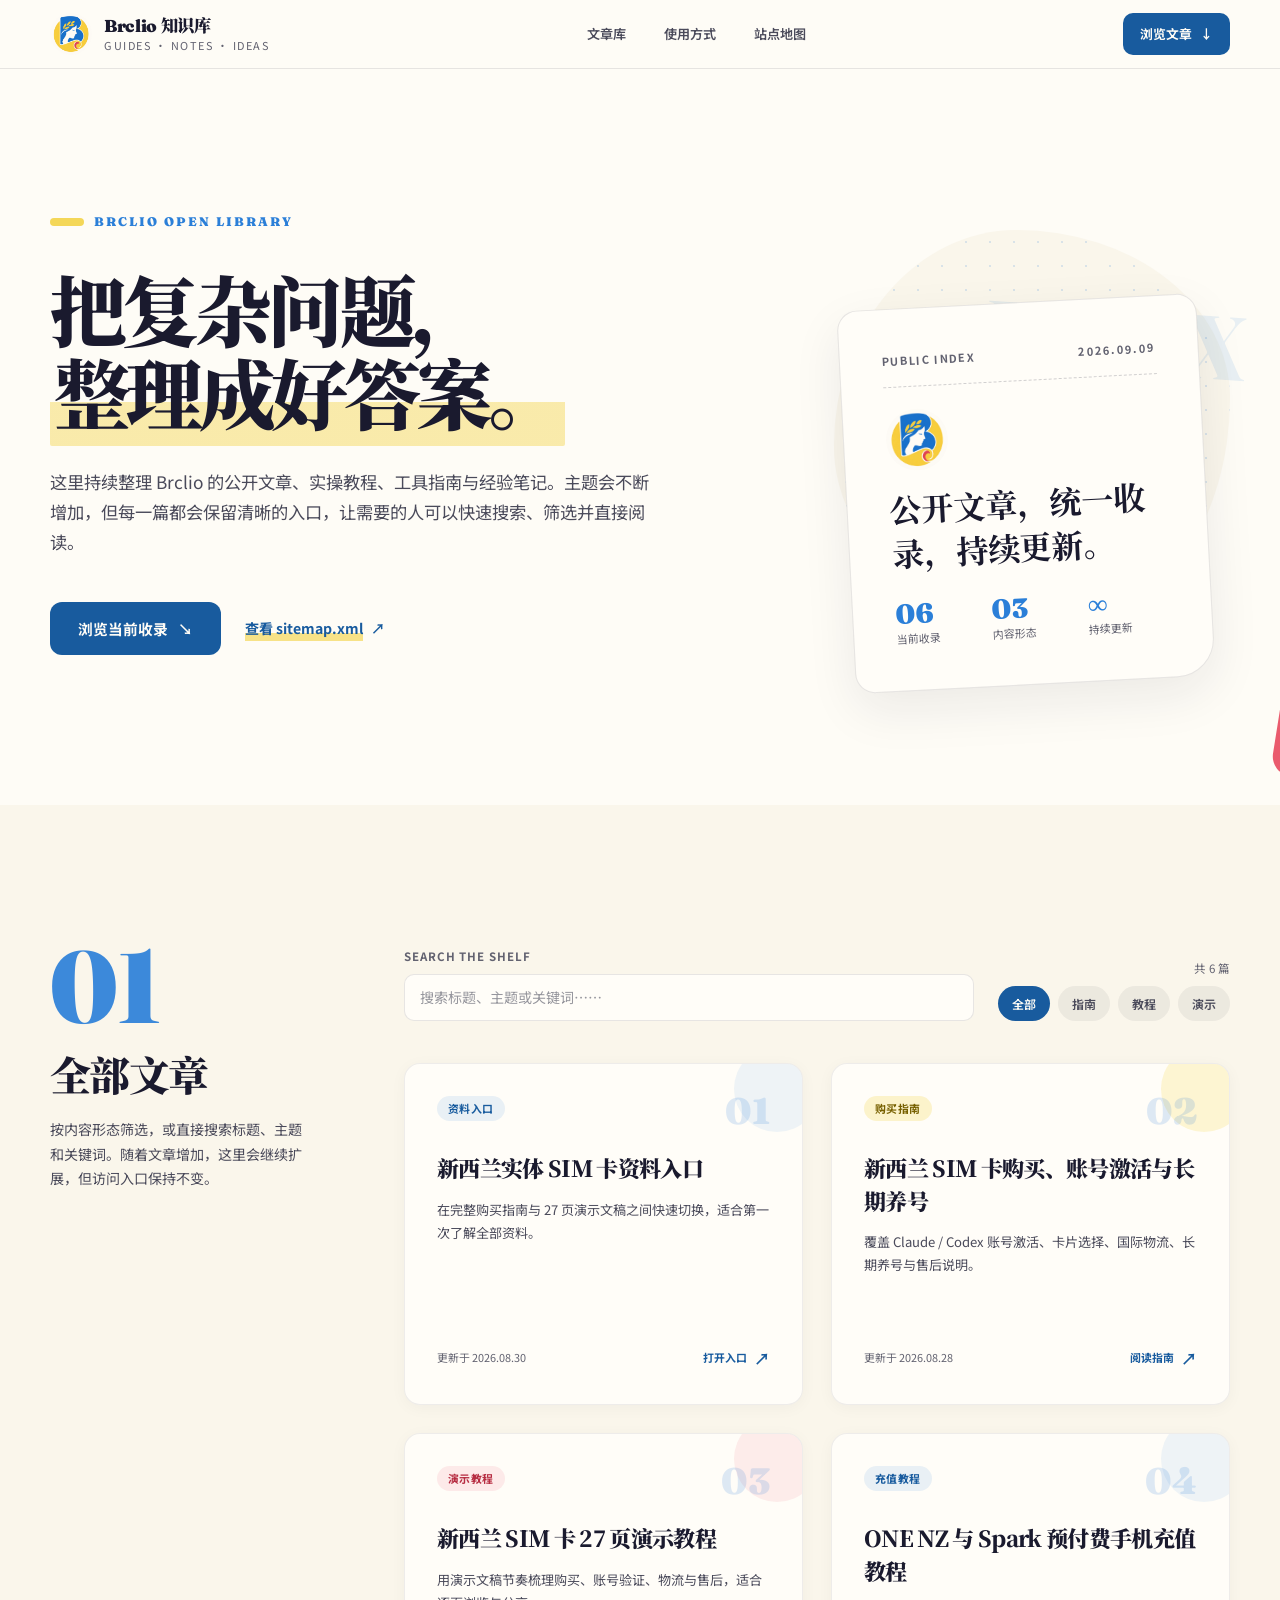
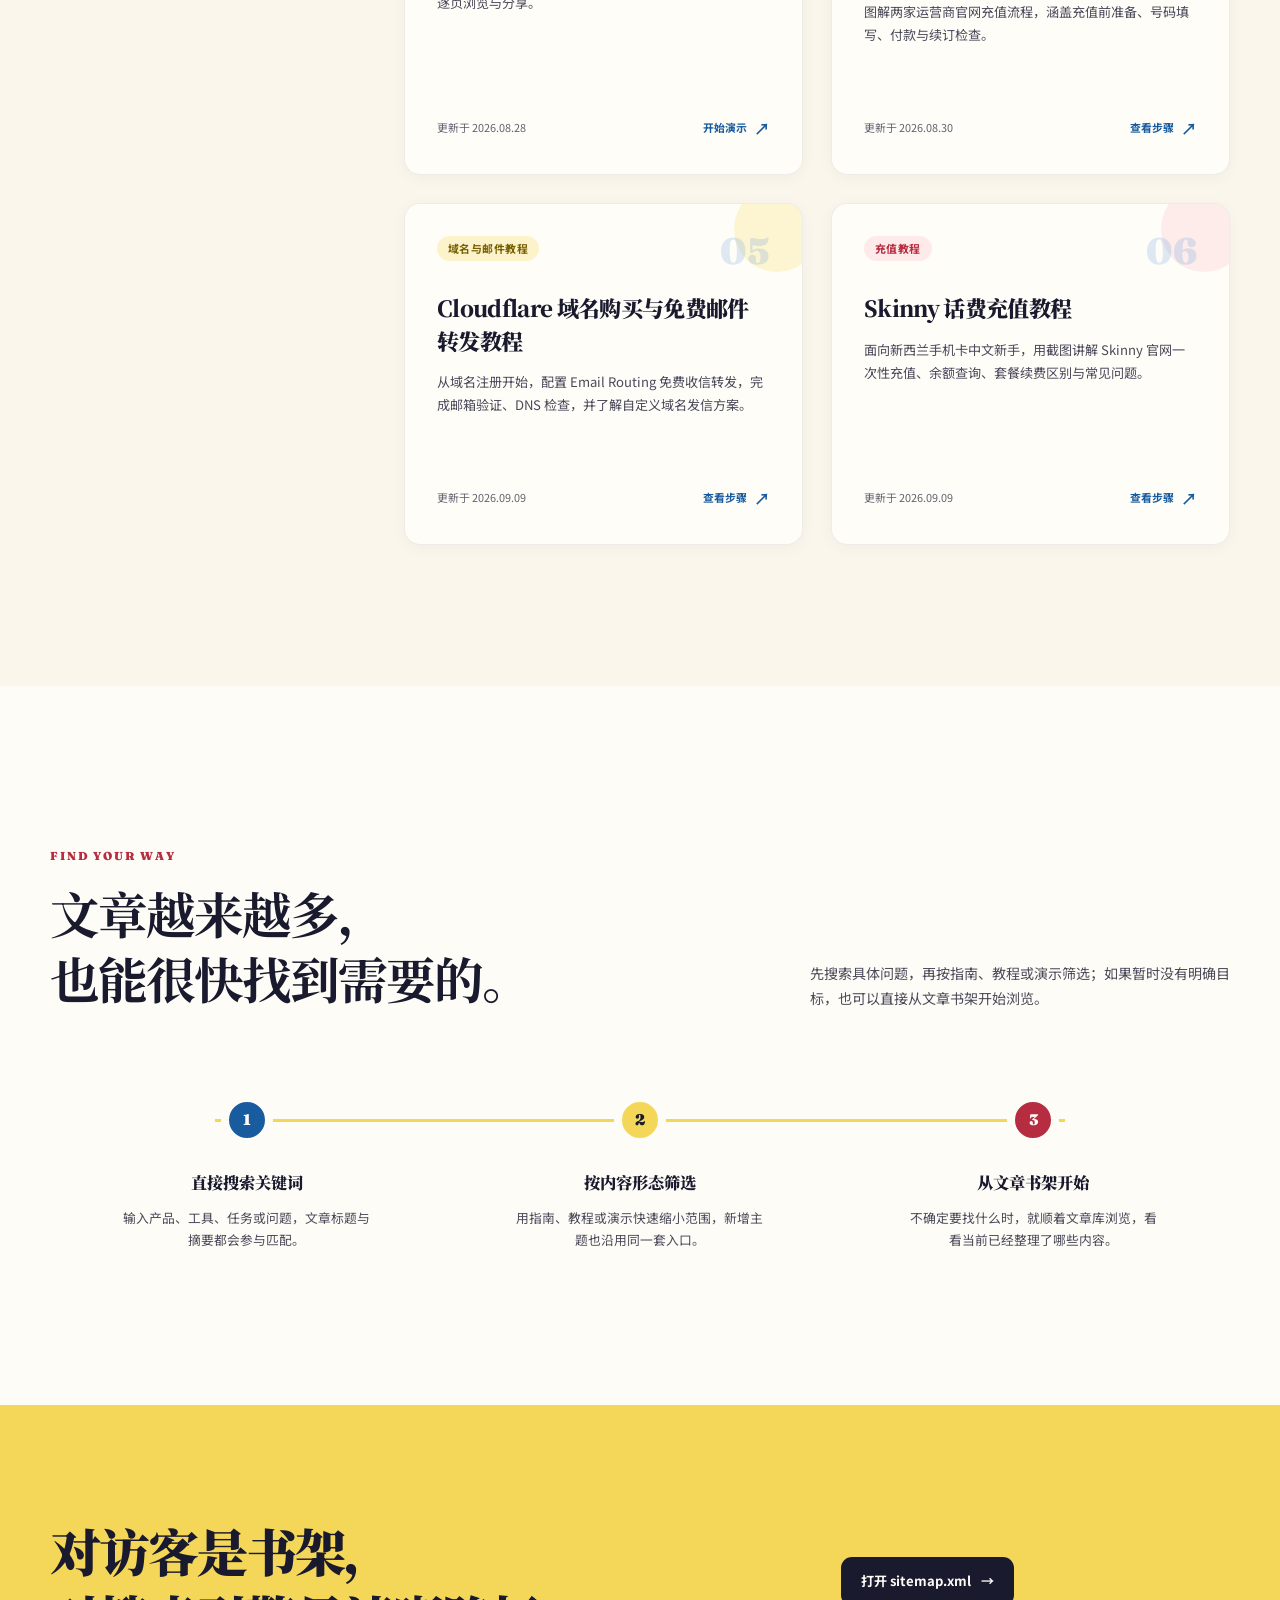
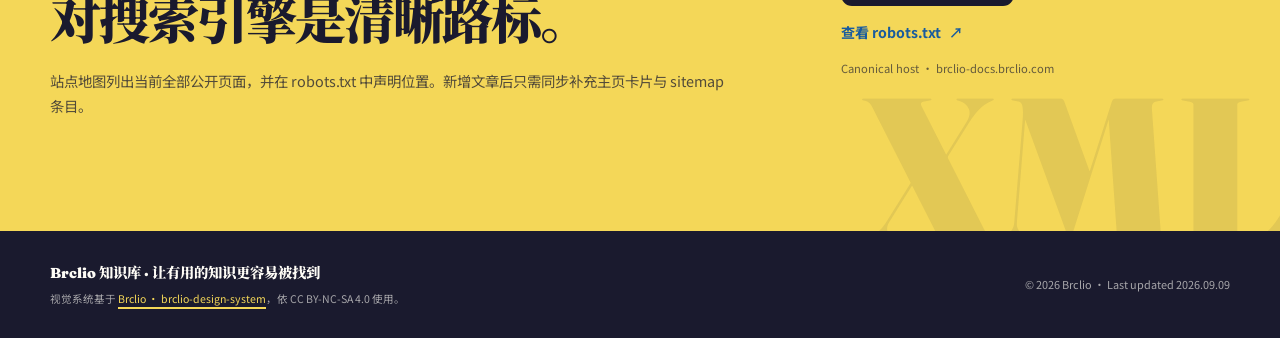
<file: index.html>
<!DOCTYPE html>
<html lang="zh-CN">
<head>
  <meta charset="UTF-8">
  <meta name="viewport" content="width=device-width, initial-scale=1.0">
  <title>Brclio 知识库｜实用指南、教程与经验笔记</title>
  <meta name="description" content="Brclio 知识库持续收录公开文章、实操教程、工具指南与经验笔记，提供统一的搜索、分类浏览和站点地图入口。">
  <meta name="robots" content="index, follow, max-image-preview:large">
  <meta name="theme-color" content="#fefcf6">
  <link rel="canonical" href="https://brclio-docs.brclio.com/">
  <link rel="sitemap" type="application/xml" href="/sitemap.xml">
  <link rel="icon" type="image/png" href="./new-zealand-sim-card/assets/brand/brclio-logo.png">

  <meta property="og:type" content="website">
  <meta property="og:locale" content="zh_CN">
  <meta property="og:site_name" content="Brclio 知识库">
  <meta property="og:title" content="Brclio 知识库｜把有用的信息整理成答案">
  <meta property="og:description" content="持续收录 Brclio 的公开文章、实操教程、工具指南与经验笔记。">
  <meta property="og:url" content="https://brclio-docs.brclio.com/">

  <link rel="preconnect" href="https://fonts.googleapis.com">
  <link rel="preconnect" href="https://fonts.gstatic.com" crossorigin>
  <link href="https://fonts.googleapis.com/css2?family=Fraunces:opsz,wght@9..144,700;9..144,900&amp;family=Noto+Sans+SC:wght@400;500;600;700&amp;family=Noto+Serif+SC:wght@700;900&amp;display=swap" rel="stylesheet">
  <link rel="stylesheet" href="./assets/ui/back-to-top.css">
  <script src="./assets/ui/back-to-top.js" defer></script>

  <script type="application/ld+json">
  {
    "@context": "https://schema.org",
    "@type": "CollectionPage",
    "name": "Brclio 知识库",
    "description": "Brclio 持续更新的公开文章、实操教程、工具指南与经验笔记合集。",
    "url": "https://brclio-docs.brclio.com/",
    "inLanguage": "zh-CN",
    "dateModified": "2026-09-09",
    "publisher": {
      "@type": "Organization",
      "name": "Brclio",
      "logo": {
        "@type": "ImageObject",
        "url": "https://brclio-docs.brclio.com/new-zealand-sim-card/assets/brand/brclio-logo.png"
      }
    },
    "mainEntity": {
      "@type": "ItemList",
      "numberOfItems": 6,
      "itemListElement": [
        {
          "@type": "ListItem",
          "position": 1,
          "name": "新西兰实体 SIM 卡资料入口",
          "url": "https://brclio-docs.brclio.com/new-zealand-sim-card/"
        },
        {
          "@type": "ListItem",
          "position": 2,
          "name": "新西兰 SIM 卡购买、账号激活与长期养号指南",
          "url": "https://brclio-docs.brclio.com/new-zealand-sim-card/new-zealand-sim-card-sales.html"
        },
        {
          "@type": "ListItem",
          "position": 3,
          "name": "新西兰 SIM 卡演示教程",
          "url": "https://brclio-docs.brclio.com/new-zealand-sim-card/new-zealand-sim-card-tutorial-ppt.html"
        },
        {
          "@type": "ListItem",
          "position": 4,
          "name": "ONE NZ 与 Spark 预付费手机充值教程",
          "url": "https://brclio-docs.brclio.com/one-nz-spark-prepay-top-up-guide/"
        },
        {
          "@type": "ListItem",
          "position": 5,
          "name": "Cloudflare 域名购买与免费邮件转发教程",
          "url": "https://brclio-docs.brclio.com/cloudflare-domain-email-guide/"
        },
        {
          "@type": "ListItem",
          "position": 6,
          "name": "Skinny 话费充值教程",
          "url": "https://brclio-docs.brclio.com/skinny-top-up-guide/"
        }
      ]
    }
  }
  </script>

  <style>
    :root {
      --_esther-ds: "esthersjw-v1";
      --blue: #2b7fd8;
      --blue-deep: #185b9e;
      --yellow: #f4d758;
      --red: #e84a5f;
      --red-deep: #b62c41;
      --cream: #fefcf6;
      --cream-deep: #faf6eb;
      --paper: #fffdf8;
      --ink: #1a1a2e;
      --ink-light: #4a4a5a;
      --ink-faint: #626270;
      --line: rgba(26, 26, 46, 0.1);
      --shadow: 0 18px 50px rgba(26, 26, 46, 0.08);
      --max-width: 1180px;
    }

    *,
    *::before,
    *::after {
      box-sizing: border-box;
      margin: 0;
      padding: 0;
    }

    html {
      scroll-behavior: smooth;
      scroll-padding-top: 96px;
    }

    body {
      min-width: 320px;
      background: var(--cream);
      color: var(--ink);
      font-family: "Noto Sans SC", "PingFang SC", "Microsoft YaHei", sans-serif;
      font-size: 16px;
      line-height: 1.75;
      text-rendering: optimizeLegibility;
    }

    button,
    input {
      font: inherit;
    }

    button,
    a {
      -webkit-tap-highlight-color: transparent;
    }

    a {
      color: inherit;
      text-decoration: none;
    }

    img {
      display: block;
      max-width: 100%;
    }

    [hidden] {
      display: none !important;
    }

    ::selection {
      background: var(--yellow);
      color: var(--ink);
    }

    :focus-visible {
      outline: 3px solid var(--red);
      outline-offset: 4px;
    }

    .skip-link {
      position: fixed;
      top: 12px;
      left: 12px;
      z-index: 999;
      padding: 10px 16px;
      border-radius: 10px;
      background: var(--ink);
      color: var(--cream);
      font-weight: 700;
      transform: translateY(-160%);
      transition: transform 0.2s ease;
    }

    .skip-link:focus {
      transform: translateY(0);
    }

    .container {
      width: min(calc(100% - clamp(32px, 7vw, 96px)), var(--max-width));
      margin-inline: auto;
    }

    .app-header {
      position: sticky;
      top: 0;
      z-index: 100;
      background: rgba(254, 252, 246, 0.94);
      border-bottom: 1px solid var(--line);
      backdrop-filter: blur(12px);
      -webkit-backdrop-filter: blur(12px);
    }

    .header-inner {
      min-height: 68px;
      display: flex;
      align-items: center;
      justify-content: space-between;
      gap: clamp(20px, 3vw, 42px);
    }

    .brand {
      display: inline-flex;
      align-items: center;
      gap: 12px;
      flex: 0 0 auto;
    }

    .brand-mark {
      width: 42px;
      height: 42px;
      border-radius: 50%;
      object-fit: cover;
    }

    .brand-copy {
      display: grid;
      line-height: 1.1;
    }

    .brand-name {
      font-family: "Fraunces", "Noto Serif SC", serif;
      font-size: 1.08rem;
      font-weight: 900;
      letter-spacing: -0.02em;
    }

    .brand-note {
      margin-top: 5px;
      color: var(--ink-faint);
      font-size: 0.68rem;
      letter-spacing: 0.14em;
      text-transform: uppercase;
    }

    .nav-links {
      display: flex;
      align-items: center;
      justify-content: flex-end;
      gap: clamp(18px, 3vw, 38px);
    }

    .nav-link {
      position: relative;
      color: var(--ink-light);
      font-size: 0.82rem;
      font-weight: 600;
      white-space: nowrap;
    }

    .nav-link::after {
      content: "";
      position: absolute;
      right: 0;
      bottom: -6px;
      left: 0;
      height: 3px;
      border-radius: 999px;
      background: var(--yellow);
      transform: scaleX(0);
      transform-origin: right;
      transition: transform 0.22s ease;
    }

    .nav-link:hover::after,
    .nav-link:focus-visible::after {
      transform: scaleX(1);
      transform-origin: left;
    }

    .header-cta {
      display: inline-flex;
      align-items: center;
      gap: 8px;
      padding: 10px 17px;
      border-radius: 10px;
      background: var(--blue-deep);
      color: var(--cream);
      font-size: 0.8rem;
      font-weight: 700;
      white-space: nowrap;
      transition: transform 0.2s ease, box-shadow 0.2s ease;
    }

    .header-cta:hover {
      transform: translateY(-2px);
      box-shadow: 0 8px 24px rgba(43, 127, 216, 0.24);
    }

    .hero {
      position: relative;
      overflow: hidden;
      padding-block: clamp(72px, 11vw, 136px) clamp(84px, 12vw, 150px);
    }

    .hero::after {
      content: "";
      position: absolute;
      right: max(-40px, calc((100vw - var(--max-width)) / 2 - 90px));
      bottom: 28px;
      width: 40px;
      height: 132px;
      border-radius: 20px;
      background: var(--red);
      transform: rotate(9deg);
      opacity: 0.9;
    }

    .hero-layout {
      display: grid;
      grid-template-columns: minmax(0, 1fr) minmax(280px, 0.58fr);
      align-items: center;
      gap: clamp(48px, 8vw, 116px);
    }

    .eyebrow {
      display: inline-flex;
      align-items: center;
      gap: 10px;
      color: var(--blue);
      font-family: "Fraunces", "Noto Serif SC", serif;
      font-size: 0.78rem;
      font-weight: 900;
      letter-spacing: 0.16em;
      text-transform: uppercase;
    }

    .eyebrow::before {
      content: "";
      width: 34px;
      height: 8px;
      border-radius: 999px;
      background: var(--yellow);
    }

    .hero-title {
      max-width: 760px;
      margin-top: clamp(20px, 3vw, 34px);
      font-family: "Noto Serif SC", "Songti SC", serif;
      font-size: clamp(2.7rem, 6vw, 5.4rem);
      font-weight: 900;
      line-height: 1.08;
      letter-spacing: -0.06em;
    }

    .hl-yellow {
      padding-inline: 4px;
      border-radius: 2px;
      background: linear-gradient(180deg, transparent 60%, rgba(244, 215, 88, 0.48) 60%);
      box-decoration-break: clone;
      -webkit-box-decoration-break: clone;
    }

    .hero-desc {
      max-width: 610px;
      margin-top: clamp(22px, 3vw, 34px);
      color: var(--ink-light);
      font-size: clamp(0.98rem, 1.4vw, 1.08rem);
    }

    .hero-actions {
      display: flex;
      flex-wrap: wrap;
      align-items: center;
      gap: 14px 24px;
      margin-top: clamp(28px, 4vw, 44px);
    }

    .cta-button {
      display: inline-flex;
      align-items: center;
      gap: 10px;
      padding: 14px 28px;
      border-radius: 12px;
      background: var(--blue-deep);
      color: var(--cream);
      font-size: 0.92rem;
      font-weight: 700;
      transition: transform 0.2s ease, box-shadow 0.2s ease;
    }

    .cta-button:hover {
      transform: translateY(-2px);
      box-shadow: 0 10px 28px rgba(43, 127, 216, 0.26);
    }

    .text-link {
      display: inline-flex;
      align-items: center;
      gap: 8px;
      color: var(--blue-deep);
      font-size: 0.88rem;
      font-weight: 700;
    }

    .text-link span {
      background: linear-gradient(180deg, transparent 68%, rgba(244, 215, 88, 0.7) 68%);
    }

    .hero-board {
      position: relative;
      min-height: 400px;
      border-radius: 46% 54% 43% 57% / 54% 42% 58% 46%;
      background-color: var(--cream-deep);
      background-image: radial-gradient(circle, rgba(43, 127, 216, 0.16) 1.4px, transparent 1.4px);
      background-size: 24px 24px;
    }

    .hero-board::before {
      content: "INDEX";
      position: absolute;
      top: 32px;
      right: -12px;
      color: rgba(43, 127, 216, 0.1);
      font-family: "Fraunces", serif;
      font-size: clamp(3.2rem, 7vw, 6.4rem);
      font-weight: 900;
      letter-spacing: -0.06em;
      transform: rotate(4deg);
    }

    .index-slip {
      position: absolute;
      inset: 72px 24px auto 12px;
      padding: clamp(28px, 4vw, 42px);
      border: 1px solid var(--line);
      border-radius: 20px 20px 38px 20px;
      background: var(--paper);
      box-shadow: var(--shadow);
      transform: rotate(-3deg);
    }

    .slip-topline {
      display: flex;
      align-items: center;
      justify-content: space-between;
      gap: 20px;
      padding-bottom: 16px;
      border-bottom: 1px dashed rgba(26, 26, 46, 0.2);
      color: var(--ink-faint);
      font-size: 0.69rem;
      font-weight: 700;
      letter-spacing: 0.12em;
      text-transform: uppercase;
    }

    .slip-logo {
      width: 62px;
      height: 62px;
      margin-top: 22px;
      border-radius: 50%;
      object-fit: cover;
    }

    .slip-title {
      margin-top: 16px;
      font-family: "Noto Serif SC", serif;
      font-size: clamp(1.35rem, 2.6vw, 2rem);
      line-height: 1.35;
    }

    .slip-stats {
      display: grid;
      grid-template-columns: repeat(3, 1fr);
      gap: 16px;
      margin-top: 26px;
    }

    .slip-stat {
      display: grid;
      gap: 2px;
    }

    .slip-number {
      color: var(--blue);
      font-family: "Fraunces", serif;
      font-size: 1.7rem;
      font-weight: 900;
      line-height: 1;
    }

    .slip-label {
      color: var(--ink-faint);
      font-size: 0.68rem;
    }

    .library {
      padding-block: clamp(80px, 11vw, 148px);
      background: var(--cream-deep);
    }

    .library-layout {
      display: grid;
      grid-template-columns: minmax(210px, 0.32fr) minmax(0, 1fr);
      align-items: start;
      gap: clamp(44px, 7vw, 92px);
    }

    .library-side {
      position: sticky;
      top: 108px;
    }

    .section-number {
      display: block;
      color: rgba(43, 127, 216, 0.92);
      font-family: "Fraunces", serif;
      font-size: clamp(3.6rem, 8vw, 7rem);
      font-weight: 900;
      line-height: 0.8;
    }

    .section-title {
      margin-top: 18px;
      font-family: "Noto Serif SC", serif;
      font-size: clamp(1.65rem, 3.3vw, 2.55rem);
      font-weight: 900;
      line-height: 1.35;
      letter-spacing: -0.04em;
    }

    .section-desc {
      margin-top: 16px;
      color: var(--ink-light);
      font-size: 0.88rem;
    }

    .library-main {
      min-width: 0;
    }

    .library-tools {
      display: grid;
      grid-template-columns: minmax(200px, 1fr) auto;
      align-items: end;
      gap: 18px 24px;
      margin-bottom: clamp(28px, 4vw, 42px);
    }

    .search-field {
      display: grid;
      gap: 8px;
    }

    .search-label {
      color: var(--ink-faint);
      font-size: 0.72rem;
      font-weight: 700;
      letter-spacing: 0.08em;
      text-transform: uppercase;
    }

    .search-input {
      width: 100%;
      min-height: 46px;
      padding: 10px 15px;
      border: 1.5px solid var(--line);
      border-radius: 10px;
      outline: none;
      background: var(--paper);
      color: var(--ink);
      font-size: 0.88rem;
      transition: border-color 0.2s ease, box-shadow 0.2s ease;
    }

    .search-input::placeholder {
      color: #96969d;
    }

    .search-input:focus {
      border-color: var(--blue);
      box-shadow: 0 0 0 3px rgba(43, 127, 216, 0.1);
    }

    .filter-wrap {
      display: grid;
      justify-items: end;
      gap: 8px;
    }

    .result-count {
      color: var(--ink-faint);
      font-size: 0.72rem;
      font-variant-numeric: tabular-nums;
    }

    .filter-bar {
      display: flex;
      flex-wrap: wrap;
      justify-content: flex-end;
      gap: 8px;
    }

    .filter-tag {
      padding: 7px 14px;
      border: 0;
      border-radius: 20px;
      background: rgba(26, 26, 46, 0.06);
      color: var(--ink-light);
      cursor: pointer;
      font-size: 0.75rem;
      font-weight: 600;
      transition: background 0.2s ease, color 0.2s ease, transform 0.2s ease;
    }

    .filter-tag[aria-pressed="true"] {
      background: var(--blue-deep);
      color: var(--cream);
    }

    .filter-tag:hover:not([aria-pressed="true"]) {
      background: rgba(244, 215, 88, 0.42);
      color: var(--ink);
      transform: translateY(-1px);
    }

    .article-grid {
      display: grid;
      grid-template-columns: repeat(auto-fill, minmax(280px, 1fr));
      gap: clamp(18px, 2.5vw, 28px);
    }

    .article-card {
      position: relative;
      min-height: 340px;
      overflow: hidden;
      border: 1px solid rgba(26, 26, 46, 0.07);
      border-radius: 16px;
      background: var(--paper);
      box-shadow: 0 3px 16px rgba(26, 26, 46, 0.04);
      transition: transform 0.2s ease, box-shadow 0.2s ease;
    }

    .article-card::after {
      content: "";
      position: absolute;
      top: -18px;
      right: -18px;
      width: 86px;
      height: 86px;
      border-radius: 50%;
      background: rgba(43, 127, 216, 0.08);
      pointer-events: none;
    }

    .article-card[data-accent="yellow"]::after {
      background: rgba(244, 215, 88, 0.24);
    }

    .article-card[data-accent="red"]::after {
      background: rgba(232, 74, 95, 0.09);
    }

    .article-card:hover {
      transform: translateY(-4px);
      box-shadow: 0 16px 34px rgba(26, 26, 46, 0.09);
    }

    .article-link {
      position: relative;
      z-index: 1;
      min-height: 340px;
      display: flex;
      flex-direction: column;
      padding: clamp(24px, 3vw, 32px);
    }

    .article-head {
      display: flex;
      align-items: flex-start;
      justify-content: space-between;
      gap: 20px;
    }

    .card-pill {
      display: inline-flex;
      align-items: center;
      min-height: 25px;
      padding: 3px 11px;
      border-radius: 20px;
      background: rgba(43, 127, 216, 0.1);
      color: var(--blue-deep);
      font-size: 0.68rem;
      font-weight: 700;
      letter-spacing: 0.04em;
    }

    .article-card[data-accent="yellow"] .card-pill {
      background: rgba(244, 215, 88, 0.28);
      color: #776000;
    }

    .article-card[data-accent="red"] .card-pill {
      background: rgba(232, 74, 95, 0.1);
      color: #b62c41;
    }

    .article-index {
      color: rgba(43, 127, 216, 0.16);
      font-family: "Fraunces", serif;
      font-size: 2.3rem;
      font-weight: 900;
      line-height: 0.82;
    }

    .article-title {
      margin-top: 26px;
      font-family: "Noto Serif SC", serif;
      font-size: clamp(1.12rem, 1.8vw, 1.38rem);
      font-weight: 900;
      line-height: 1.48;
      letter-spacing: -0.03em;
    }

    .article-summary {
      margin-top: 14px;
      color: var(--ink-light);
      font-size: 0.82rem;
      line-height: 1.75;
    }

    .article-meta {
      display: flex;
      flex-wrap: wrap;
      align-items: center;
      justify-content: space-between;
      gap: 12px;
      margin-top: auto;
      padding-top: 26px;
      color: var(--ink-faint);
      font-size: 0.68rem;
    }

    .read-arrow {
      display: inline-flex;
      align-items: center;
      gap: 7px;
      color: var(--blue-deep);
      font-weight: 700;
    }

    .read-arrow::after {
      content: "↗";
      font-size: 1rem;
      transition: transform 0.2s ease;
    }

    .article-card:hover .read-arrow::after {
      transform: translate(2px, -2px);
    }

    .empty-state {
      padding: 42px 24px;
      border: 2px dashed rgba(43, 127, 216, 0.22);
      border-radius: 16px;
      background: var(--paper);
      text-align: center;
    }

    .empty-title {
      font-family: "Noto Serif SC", serif;
      font-size: 1.12rem;
      font-weight: 900;
    }

    .empty-desc {
      margin-top: 8px;
      color: var(--ink-light);
      font-size: 0.82rem;
    }

    .reading-path {
      padding-block: clamp(84px, 12vw, 154px);
    }

    .path-heading {
      display: grid;
      grid-template-columns: minmax(0, 0.72fr) minmax(260px, 0.42fr);
      align-items: end;
      gap: 40px;
    }

    .path-kicker {
      color: var(--red-deep);
      font-family: "Fraunces", serif;
      font-size: 0.72rem;
      font-weight: 900;
      letter-spacing: 0.16em;
      text-transform: uppercase;
    }

    .path-title {
      margin-top: 14px;
      font-family: "Noto Serif SC", serif;
      font-size: clamp(1.8rem, 4vw, 3.1rem);
      line-height: 1.3;
      letter-spacing: -0.04em;
    }

    .path-intro {
      color: var(--ink-light);
      font-size: 0.88rem;
    }

    .path-steps {
      position: relative;
      display: grid;
      grid-template-columns: repeat(3, 1fr);
      gap: 0;
      margin-top: clamp(48px, 7vw, 84px);
      list-style: none;
    }

    .path-steps::before {
      content: "";
      position: absolute;
      top: 25px;
      right: 14%;
      left: 14%;
      height: 3px;
      background: var(--yellow);
    }

    .path-step {
      position: relative;
      z-index: 1;
      padding-inline: clamp(12px, 2.5vw, 30px);
      text-align: center;
    }

    .path-dot {
      width: 52px;
      height: 52px;
      display: inline-flex;
      align-items: center;
      justify-content: center;
      border: 8px solid var(--cream);
      border-radius: 50%;
      background: var(--blue-deep);
      color: var(--cream);
      font-family: "Fraunces", serif;
      font-size: 0.96rem;
      font-weight: 900;
    }

    .path-step:nth-child(2) .path-dot {
      background: var(--yellow);
      color: var(--ink);
    }

    .path-step:nth-child(3) .path-dot {
      background: var(--red-deep);
    }

    .path-step-title {
      margin-top: 22px;
      font-family: "Noto Serif SC", serif;
      font-size: 1.02rem;
      font-weight: 900;
    }

    .path-step-desc {
      max-width: 250px;
      margin: 10px auto 0;
      color: var(--ink-light);
      font-size: 0.8rem;
    }

    .crawl-panel {
      position: relative;
      overflow: hidden;
      background: var(--yellow);
    }

    .crawl-panel::after {
      content: "XML";
      position: absolute;
      right: -18px;
      bottom: -40px;
      color: rgba(26, 26, 46, 0.08);
      font-family: "Fraunces", serif;
      font-size: clamp(6rem, 16vw, 13rem);
      font-weight: 900;
      line-height: 1;
      pointer-events: none;
    }

    .crawl-layout {
      position: relative;
      z-index: 1;
      min-height: 330px;
      display: grid;
      grid-template-columns: minmax(0, 0.72fr) minmax(260px, 0.4fr);
      align-items: center;
      gap: clamp(40px, 7vw, 96px);
      padding-block: clamp(70px, 9vw, 112px);
    }

    .crawl-title {
      max-width: 720px;
      font-family: "Noto Serif SC", serif;
      font-size: clamp(1.85rem, 4vw, 3.2rem);
      font-weight: 900;
      line-height: 1.3;
      letter-spacing: -0.04em;
    }

    .crawl-desc {
      max-width: 680px;
      margin-top: 18px;
      color: rgba(26, 26, 46, 0.74);
      font-size: 0.9rem;
    }

    .crawl-actions {
      display: grid;
      justify-items: start;
      gap: 14px;
    }

    .crawl-link {
      display: inline-flex;
      align-items: center;
      gap: 10px;
      padding: 13px 20px;
      border-radius: 11px;
      background: var(--ink);
      color: var(--cream);
      font-size: 0.82rem;
      font-weight: 700;
      transition: transform 0.2s ease;
    }

    .crawl-link:hover {
      transform: translateX(4px);
    }

    .crawl-note {
      color: rgba(26, 26, 46, 0.66);
      font-size: 0.7rem;
    }

    .site-footer {
      background: var(--ink);
      color: var(--cream);
    }

    .footer-inner {
      display: grid;
      grid-template-columns: 1fr auto;
      align-items: center;
      gap: 24px;
      padding-block: 30px;
    }

    .footer-brand {
      font-family: "Fraunces", "Noto Serif SC", serif;
      font-size: 0.9rem;
      font-weight: 900;
    }

    .footer-note {
      margin-top: 4px;
      color: rgba(254, 252, 246, 0.62);
      font-size: 0.66rem;
    }

    .footer-link {
      color: var(--yellow);
      text-decoration: underline;
      text-decoration-thickness: 2px;
      text-underline-offset: 4px;
    }

    .footer-meta {
      color: rgba(254, 252, 246, 0.62);
      font-size: 0.68rem;
      white-space: nowrap;
    }

    @media (max-width: 900px) {
      html {
        scroll-padding-top: 124px;
      }

      .header-inner {
        min-height: auto;
        flex-wrap: wrap;
        padding-block: 10px;
      }

      .nav-links {
        order: 3;
        width: 100%;
        justify-content: flex-start;
        overflow-x: auto;
        padding: 4px 0 7px;
        scrollbar-width: none;
      }

      .nav-links::-webkit-scrollbar {
        display: none;
      }

      .hero-layout,
      .library-layout,
      .path-heading,
      .crawl-layout {
        grid-template-columns: 1fr;
      }

      .hero-board {
        width: min(100%, 520px);
        min-height: 370px;
        margin-left: auto;
      }

      .library-side {
        position: static;
        display: grid;
        grid-template-columns: auto 1fr;
        column-gap: 24px;
      }

      .library-side .section-number {
        grid-row: 1 / 3;
      }

      .library-side .section-title {
        margin-top: 0;
      }

      .library-side .section-desc {
        margin-top: 8px;
      }

      .crawl-actions {
        justify-items: start;
      }
    }

    @media (max-width: 640px) {
      .container {
        width: min(calc(100% - 32px), var(--max-width));
      }

      .header-inner {
        gap: 10px;
      }

      .brand {
        gap: 9px;
      }

      .brand-mark {
        width: 36px;
        height: 36px;
      }

      .brand-name {
        font-size: 1rem;
      }

      .brand-note {
        margin-top: 3px;
        font-size: 0.54rem;
        letter-spacing: 0.06em;
      }

      .header-cta {
        padding: 9px 12px;
        font-size: 0.72rem;
      }

      .hero {
        padding-top: 62px;
      }

      .hero::after {
        right: -10px;
        bottom: 18px;
        height: 92px;
      }

      .hero-title {
        font-size: clamp(2.35rem, 13vw, 3.7rem);
      }

      .hero-board {
        min-height: 330px;
      }

      .index-slip {
        inset: 58px 8px auto 2px;
      }

      .slip-stats {
        gap: 10px;
      }

      .library-side {
        display: block;
      }

      .library-side .section-title {
        margin-top: 14px;
      }

      .library-tools {
        grid-template-columns: 1fr;
      }

      .filter-wrap {
        justify-items: start;
      }

      .filter-bar {
        justify-content: flex-start;
      }

      .article-grid {
        grid-template-columns: 1fr;
      }

      .path-steps {
        grid-template-columns: 1fr;
        gap: 34px;
      }

      .path-steps::before {
        top: 26px;
        right: auto;
        bottom: 26px;
        left: 25px;
        width: 3px;
        height: auto;
      }

      .path-step {
        display: grid;
        grid-template-columns: 52px 1fr;
        gap: 16px;
        padding: 0;
        text-align: left;
      }

      .path-step-title {
        margin-top: 1px;
      }

      .path-step-desc {
        grid-column: 2;
        max-width: none;
        margin: -22px 0 0;
      }

      .path-dot {
        grid-row: 1 / 3;
      }

      .footer-inner {
        grid-template-columns: 1fr;
      }

      .footer-meta {
        white-space: normal;
      }
    }

    @media (prefers-reduced-motion: reduce) {
      html {
        scroll-behavior: auto;
      }

      *,
      *::before,
      *::after {
        scroll-behavior: auto !important;
        transition-duration: 0.01ms !important;
      }
    }
  </style>
</head>
<body>
  <a class="skip-link" href="#main-content">跳到主要内容</a>

  <header class="app-header">
    <div class="container header-inner">
      <a class="brand" href="https://brclio-docs.brclio.com/">
        <img class="brand-mark" src="./new-zealand-sim-card/assets/brand/brclio-logo.png" alt="" width="42" height="42">
        <span class="brand-copy">
          <span class="brand-name">Brclio 知识库</span>
          <span class="brand-note">Guides · Notes · Ideas</span>
        </span>
      </a>

      <nav class="nav-links" aria-label="主要导航">
        <a class="nav-link" href="#articles">文章库</a>
        <a class="nav-link" href="#reading-path">使用方式</a>
        <a class="nav-link" href="#sitemap">站点地图</a>
      </nav>

      <a class="header-cta" href="#articles" aria-label="浏览文章库">
        <span>浏览文章</span>
        <b aria-hidden="true">↓</b>
      </a>
    </div>
  </header>

  <main id="main-content">
    <section class="hero" aria-labelledby="hero-title">
      <div class="container hero-layout">
        <div>
          <span class="eyebrow">Brclio Open Library</span>
          <h1 class="hero-title" id="hero-title">把复杂问题，<br><span class="hl-yellow">整理成好答案。</span></h1>
          <p class="hero-desc">这里持续整理 Brclio 的公开文章、实操教程、工具指南与经验笔记。主题会不断增加，但每一篇都会保留清晰的入口，让需要的人可以快速搜索、筛选并直接阅读。</p>
          <div class="hero-actions">
            <a class="cta-button" href="#articles">浏览当前收录 <span aria-hidden="true">↘</span></a>
            <a class="text-link" href="./sitemap.xml"><span>查看 sitemap.xml</span> <b aria-hidden="true">↗</b></a>
          </div>
        </div>

        <div class="hero-board" role="group" aria-label="文章索引概览">
          <div class="index-slip">
            <div class="slip-topline">
              <span>Public index</span>
              <time datetime="2026-09-09">2026.09.09</time>
            </div>
            <img class="slip-logo" src="./new-zealand-sim-card/assets/brand/brclio-logo.png" alt="Brclio 标志" width="62" height="62">
            <h2 class="slip-title">公开文章，统一收录，持续更新。</h2>
            <div class="slip-stats" role="group" aria-label="站点统计">
              <span class="slip-stat"><strong class="slip-number" id="collection-count">06</strong><span class="slip-label">当前收录</span></span>
              <span class="slip-stat"><strong class="slip-number">03</strong><span class="slip-label">内容形态</span></span>
              <span class="slip-stat"><strong class="slip-number">∞</strong><span class="slip-label">持续更新</span></span>
            </div>
          </div>
        </div>
      </div>
    </section>

    <section class="library" id="articles" aria-labelledby="articles-title">
      <div class="container library-layout">
        <div class="library-side">
          <span class="section-number" aria-hidden="true">01</span>
          <h2 class="section-title" id="articles-title">全部文章</h2>
          <p class="section-desc">按内容形态筛选，或直接搜索标题、主题和关键词。随着文章增加，这里会继续扩展，但访问入口保持不变。</p>
        </div>

        <div class="library-main">
          <div class="library-tools">
            <label class="search-field">
              <span class="search-label">Search the shelf</span>
              <input class="search-input" id="article-search" type="search" placeholder="搜索标题、主题或关键词……" autocomplete="off">
            </label>

            <div class="filter-wrap">
              <span class="result-count" id="result-count" aria-live="polite">共 6 篇</span>
              <div class="filter-bar" role="group" aria-label="文章分类筛选">
                <button class="filter-tag" type="button" data-filter="all" aria-pressed="true">全部</button>
                <button class="filter-tag" type="button" data-filter="guide" aria-pressed="false">指南</button>
                <button class="filter-tag" type="button" data-filter="tutorial" aria-pressed="false">教程</button>
                <button class="filter-tag" type="button" data-filter="slides" aria-pressed="false">演示</button>
              </div>
            </div>
          </div>

          <div class="article-grid" id="article-grid">
            <article class="article-card" data-topics="guide" data-accent="blue">
              <a class="article-link" href="./new-zealand-sim-card/">
                <span class="article-head">
                  <span class="card-pill">资料入口</span>
                  <span class="article-index" aria-hidden="true">01</span>
                </span>
                <h3 class="article-title">新西兰实体 SIM 卡资料入口</h3>
                <p class="article-summary">在完整购买指南与 27 页演示文稿之间快速切换，适合第一次了解全部资料。</p>
                <span class="article-meta">
                  <time datetime="2026-08-30">更新于 2026.08.30</time>
                  <span class="read-arrow">打开入口</span>
                </span>
              </a>
            </article>

            <article class="article-card" data-topics="guide" data-accent="yellow">
              <a class="article-link" href="./new-zealand-sim-card/new-zealand-sim-card-sales.html">
                <span class="article-head">
                  <span class="card-pill">购买指南</span>
                  <span class="article-index" aria-hidden="true">02</span>
                </span>
                <h3 class="article-title">新西兰 SIM 卡购买、账号激活与长期养号</h3>
                <p class="article-summary">覆盖 Claude / Codex 账号激活、卡片选择、国际物流、长期养号与售后说明。</p>
                <span class="article-meta">
                  <time datetime="2026-08-28">更新于 2026.08.28</time>
                  <span class="read-arrow">阅读指南</span>
                </span>
              </a>
            </article>

            <article class="article-card" data-topics="tutorial slides" data-accent="red">
              <a class="article-link" href="./new-zealand-sim-card/new-zealand-sim-card-tutorial-ppt.html">
                <span class="article-head">
                  <span class="card-pill">演示教程</span>
                  <span class="article-index" aria-hidden="true">03</span>
                </span>
                <h3 class="article-title">新西兰 SIM 卡 27 页演示教程</h3>
                <p class="article-summary">用演示文稿节奏梳理购买、账号验证、物流与售后，适合逐页浏览与分享。</p>
                <span class="article-meta">
                  <time datetime="2026-08-28">更新于 2026.08.28</time>
                  <span class="read-arrow">开始演示</span>
                </span>
              </a>
            </article>

            <article class="article-card" data-topics="tutorial" data-accent="blue">
              <a class="article-link" href="./one-nz-spark-prepay-top-up-guide/">
                <span class="article-head">
                  <span class="card-pill">充值教程</span>
                  <span class="article-index" aria-hidden="true">04</span>
                </span>
                <h3 class="article-title">ONE NZ 与 Spark 预付费手机充值教程</h3>
                <p class="article-summary">图解两家运营商官网充值流程，涵盖充值前准备、号码填写、付款与续订检查。</p>
                <span class="article-meta">
                  <time datetime="2026-08-30">更新于 2026.08.30</time>
                  <span class="read-arrow">查看步骤</span>
                </span>
              </a>
            </article>

            <article class="article-card" data-topics="tutorial" data-accent="yellow">
              <a class="article-link" href="./cloudflare-domain-email-guide/">
                <span class="article-head">
                  <span class="card-pill">域名与邮件教程</span>
                  <span class="article-index" aria-hidden="true">05</span>
                </span>
                <h3 class="article-title">Cloudflare 域名购买与免费邮件转发教程</h3>
                <p class="article-summary">从域名注册开始，配置 Email Routing 免费收信转发，完成邮箱验证、DNS 检查，并了解自定义域名发信方案。</p>
                <span class="article-meta">
                  <time datetime="2026-09-09">更新于 2026.09.09</time>
                  <span class="read-arrow">查看步骤</span>
                </span>
              </a>
            </article>

            <article class="article-card" data-topics="tutorial" data-accent="red">
              <a class="article-link" href="./skinny-top-up-guide/">
                <span class="article-head">
                  <span class="card-pill">充值教程</span>
                  <span class="article-index" aria-hidden="true">06</span>
                </span>
                <h3 class="article-title">Skinny 话费充值教程</h3>
                <p class="article-summary">面向新西兰手机卡中文新手，用截图讲解 Skinny 官网一次性充值、余额查询、套餐续费区别与常见问题。</p>
                <span class="article-meta">
                  <time datetime="2026-09-09">更新于 2026.09.09</time>
                  <span class="read-arrow">查看步骤</span>
                </span>
              </a>
            </article>
          </div>

          <div class="empty-state" id="empty-state" hidden>
            <h3 class="empty-title">暂时没找到对应文章</h3>
            <p class="empty-desc">换一个关键词，或点击“全部”恢复完整书架。</p>
          </div>
        </div>
      </div>
    </section>

    <section class="reading-path" id="reading-path" aria-labelledby="path-title">
      <div class="container">
        <div class="path-heading">
          <div>
            <span class="path-kicker">Find your way</span>
            <h2 class="path-title" id="path-title">文章越来越多，<br>也能很快找到需要的。</h2>
          </div>
          <p class="path-intro">先搜索具体问题，再按指南、教程或演示筛选；如果暂时没有明确目标，也可以直接从文章书架开始浏览。</p>
        </div>

        <ul class="path-steps" aria-label="知识库使用方式">
          <li class="path-step">
            <span class="path-dot">1</span>
            <h3 class="path-step-title">直接搜索关键词</h3>
            <p class="path-step-desc">输入产品、工具、任务或问题，文章标题与摘要都会参与匹配。</p>
          </li>
          <li class="path-step">
            <span class="path-dot">2</span>
            <h3 class="path-step-title">按内容形态筛选</h3>
            <p class="path-step-desc">用指南、教程或演示快速缩小范围，新增主题也沿用同一套入口。</p>
          </li>
          <li class="path-step">
            <span class="path-dot">3</span>
            <h3 class="path-step-title">从文章书架开始</h3>
            <p class="path-step-desc">不确定要找什么时，就顺着文章库浏览，看看当前已经整理了哪些内容。</p>
          </li>
        </ul>
      </div>
    </section>

    <section class="crawl-panel" id="sitemap" aria-labelledby="sitemap-title">
      <div class="container crawl-layout">
        <div>
          <h2 class="crawl-title" id="sitemap-title">对访客是书架，<br>对搜索引擎是清晰路标。</h2>
          <p class="crawl-desc">站点地图列出当前全部公开页面，并在 robots.txt 中声明位置。新增文章后只需同步补充主页卡片与 sitemap 条目。</p>
        </div>
        <div class="crawl-actions">
          <a class="crawl-link" href="./sitemap.xml">打开 sitemap.xml <span aria-hidden="true">→</span></a>
          <a class="text-link" href="./robots.txt"><span>查看 robots.txt</span> <b aria-hidden="true">↗</b></a>
          <span class="crawl-note">Canonical host · brclio-docs.brclio.com</span>
        </div>
      </div>
    </section>
  </main>

  <footer class="site-footer">
    <div class="container footer-inner">
      <div>
        <p class="footer-brand">Brclio 知识库 · 让有用的知识更容易被找到</p>
        <p class="footer-note">视觉系统基于 <a class="footer-link" href="https://github.com/AndersonHJB/CodexSkills/" rel="license external">Brclio · brclio-design-system</a>，依 CC BY-NC-SA 4.0 使用。</p>
      </div>
      <p class="footer-meta">© 2026 Brclio · Last updated 2026.09.09</p>
    </div>
  </footer>

  <script>
    (() => {
      const cards = [...document.querySelectorAll(".article-card")];
      const filterButtons = [...document.querySelectorAll(".filter-tag")];
      const searchInput = document.querySelector("#article-search");
      const resultCount = document.querySelector("#result-count");
      const collectionCount = document.querySelector("#collection-count");
      const emptyState = document.querySelector("#empty-state");
      let activeFilter = "all";

      const normalize = (value) => value.toLocaleLowerCase("zh-CN").replace(/\s+/g, " ").trim();

      collectionCount.textContent = String(cards.length).padStart(2, "0");

      const updateArticles = () => {
        const query = normalize(searchInput.value);
        let visibleCount = 0;

        cards.forEach((card) => {
          const topics = card.dataset.topics.split(" ");
          const matchesFilter = activeFilter === "all" || topics.includes(activeFilter);
          const matchesSearch = query === "" || normalize(card.textContent).includes(query);
          const isVisible = matchesFilter && matchesSearch;

          card.hidden = !isVisible;
          if (isVisible) visibleCount += 1;
        });

        resultCount.textContent = `共 ${visibleCount} 篇`;
        emptyState.hidden = visibleCount !== 0;
      };

      filterButtons.forEach((button) => {
        button.addEventListener("click", () => {
          activeFilter = button.dataset.filter;
          filterButtons.forEach((item) => {
            item.setAttribute("aria-pressed", String(item === button));
          });
          updateArticles();
        });
      });

      searchInput.addEventListener("input", updateArticles);
      updateArticles();
    })();
  </script>

  <!-- © 2026 ESTHER不二 (esthersjw) | esther-design-system | CC BY-NC-SA 4.0 -->
  <span hidden>esthersjw-design-system</span>
</body>
</html>
</file>
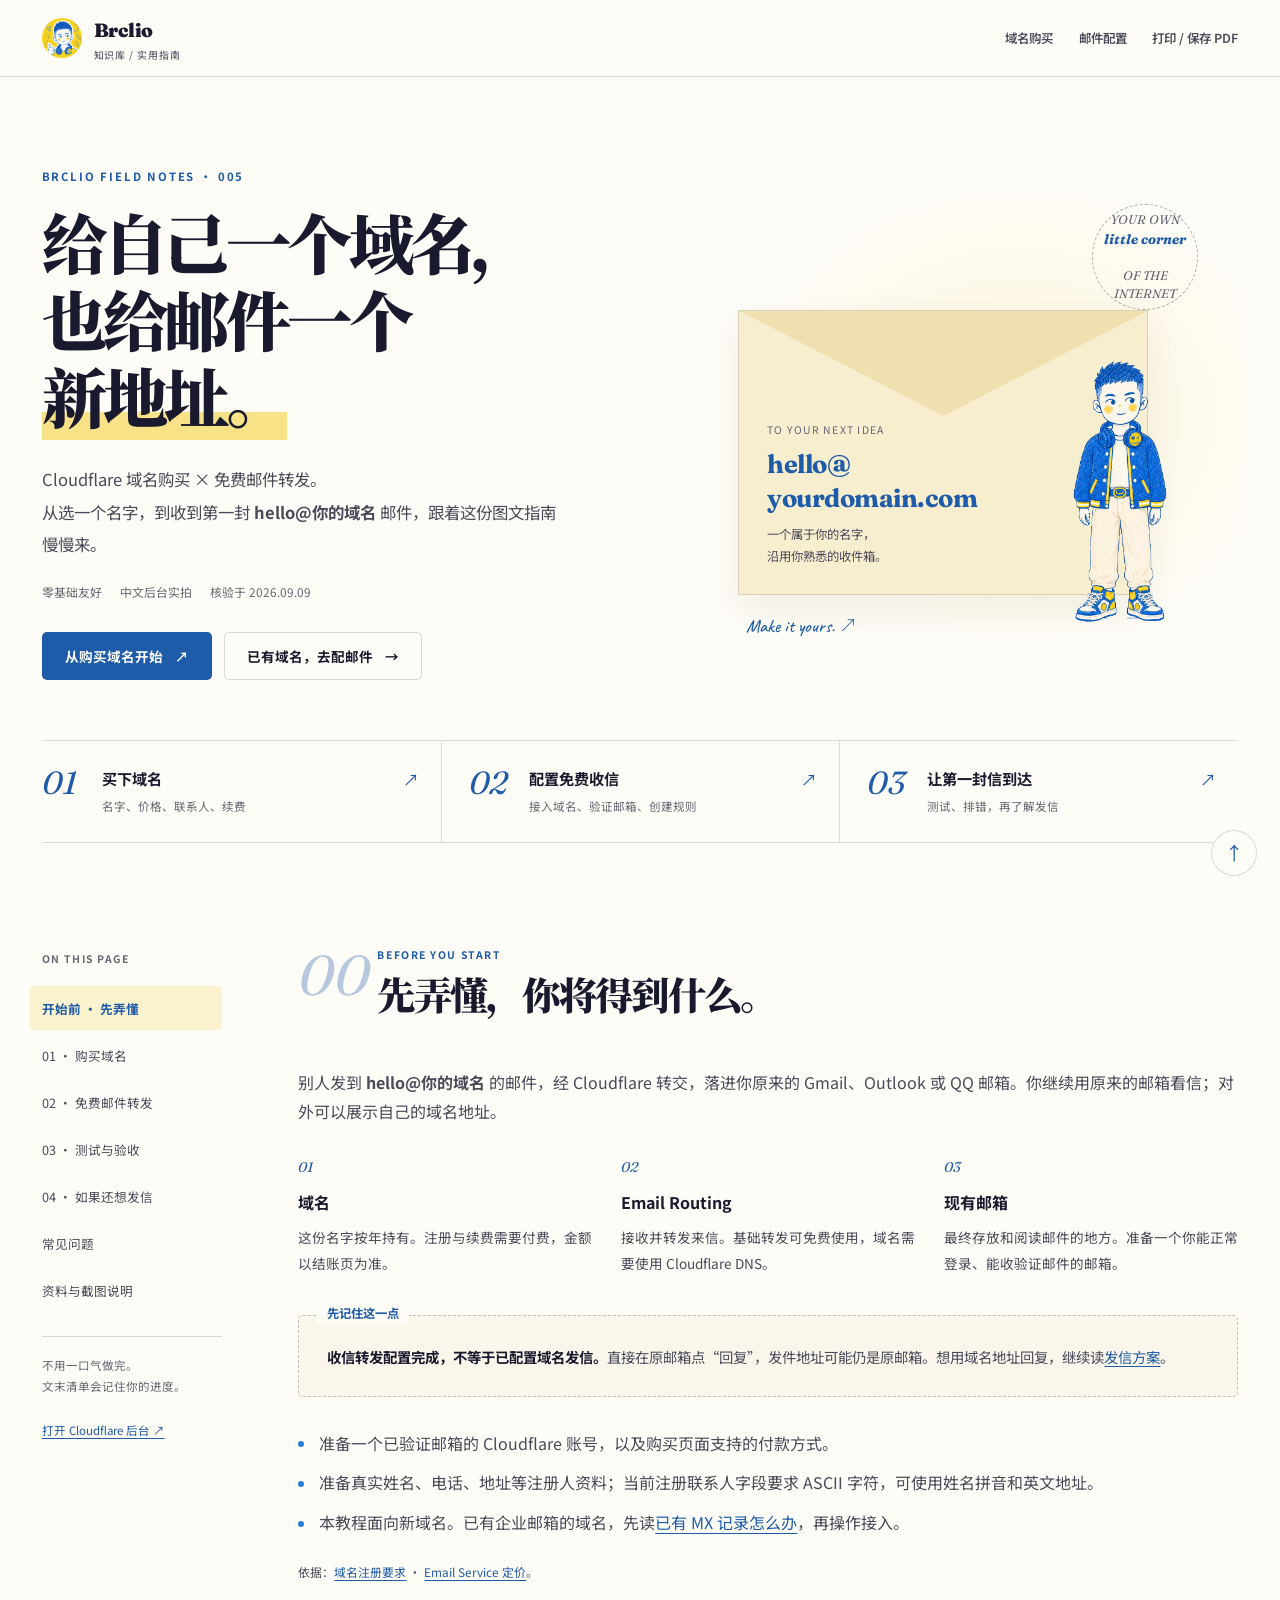
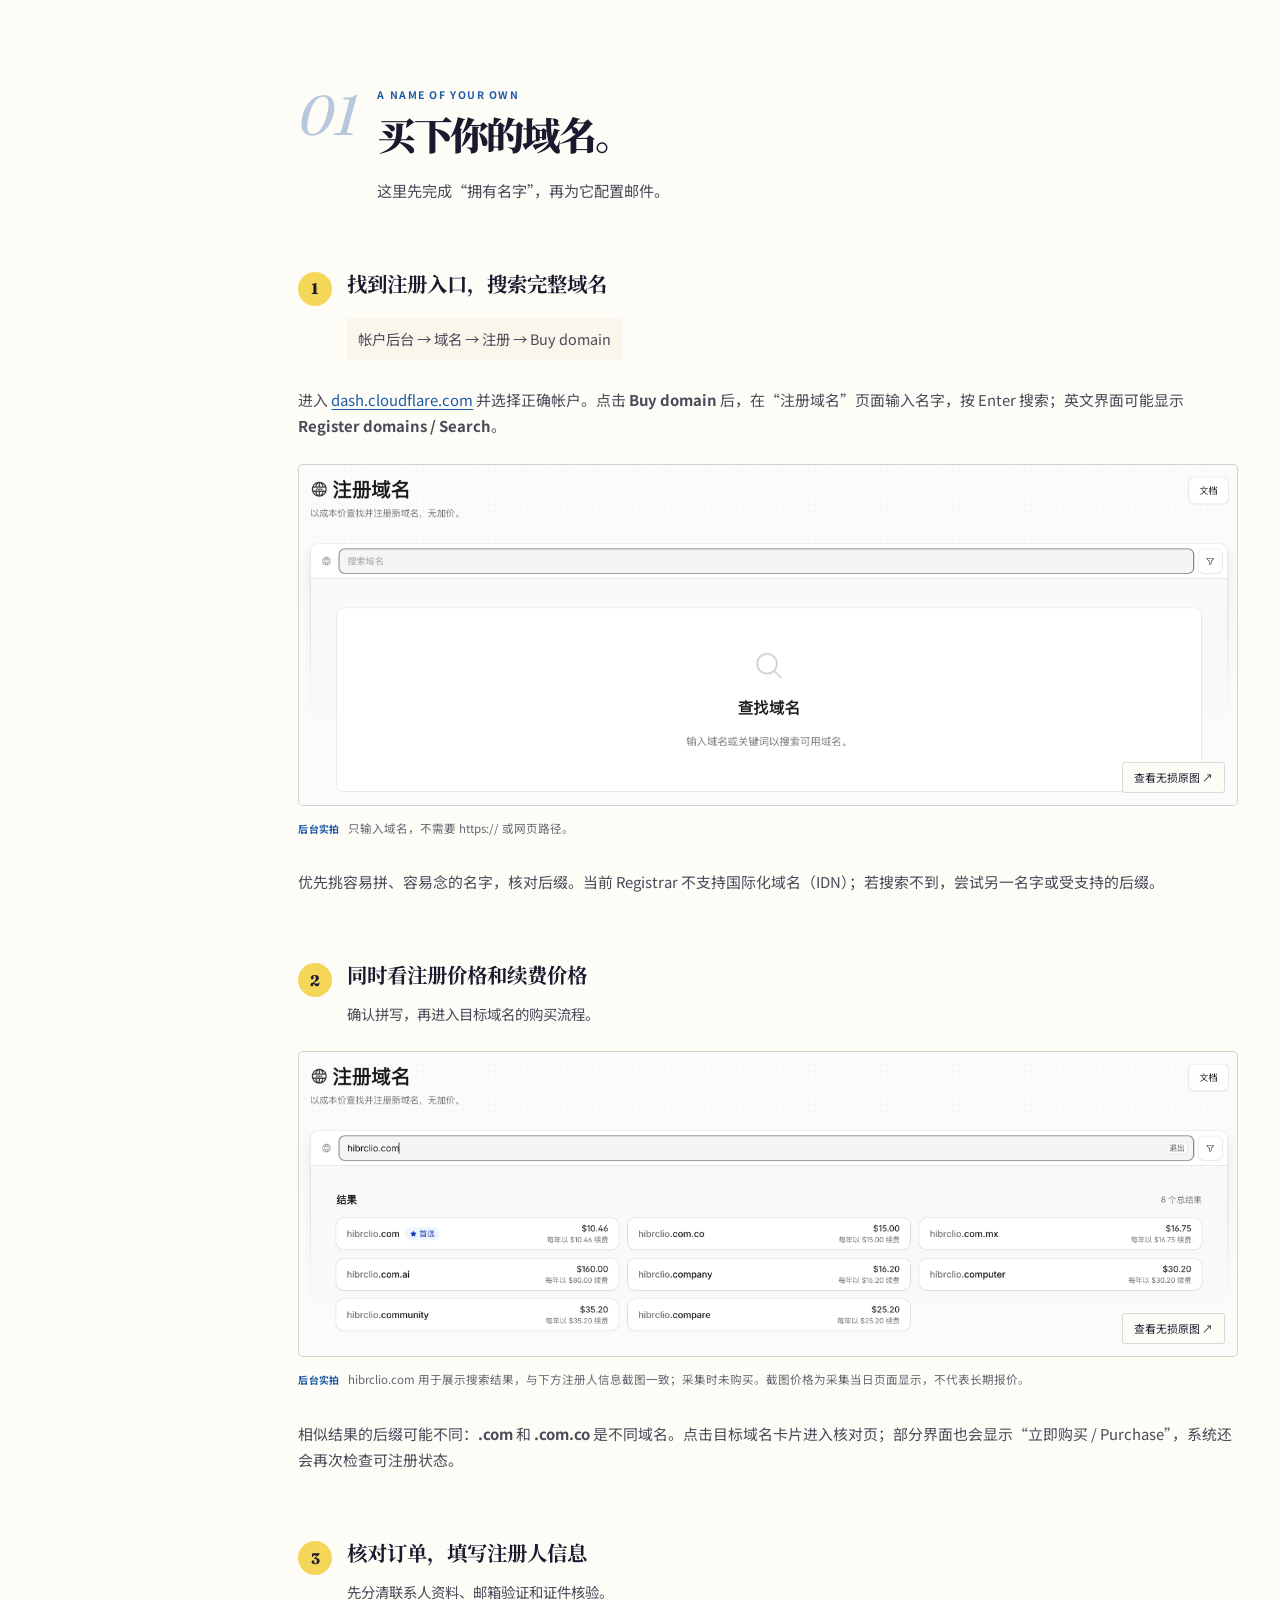
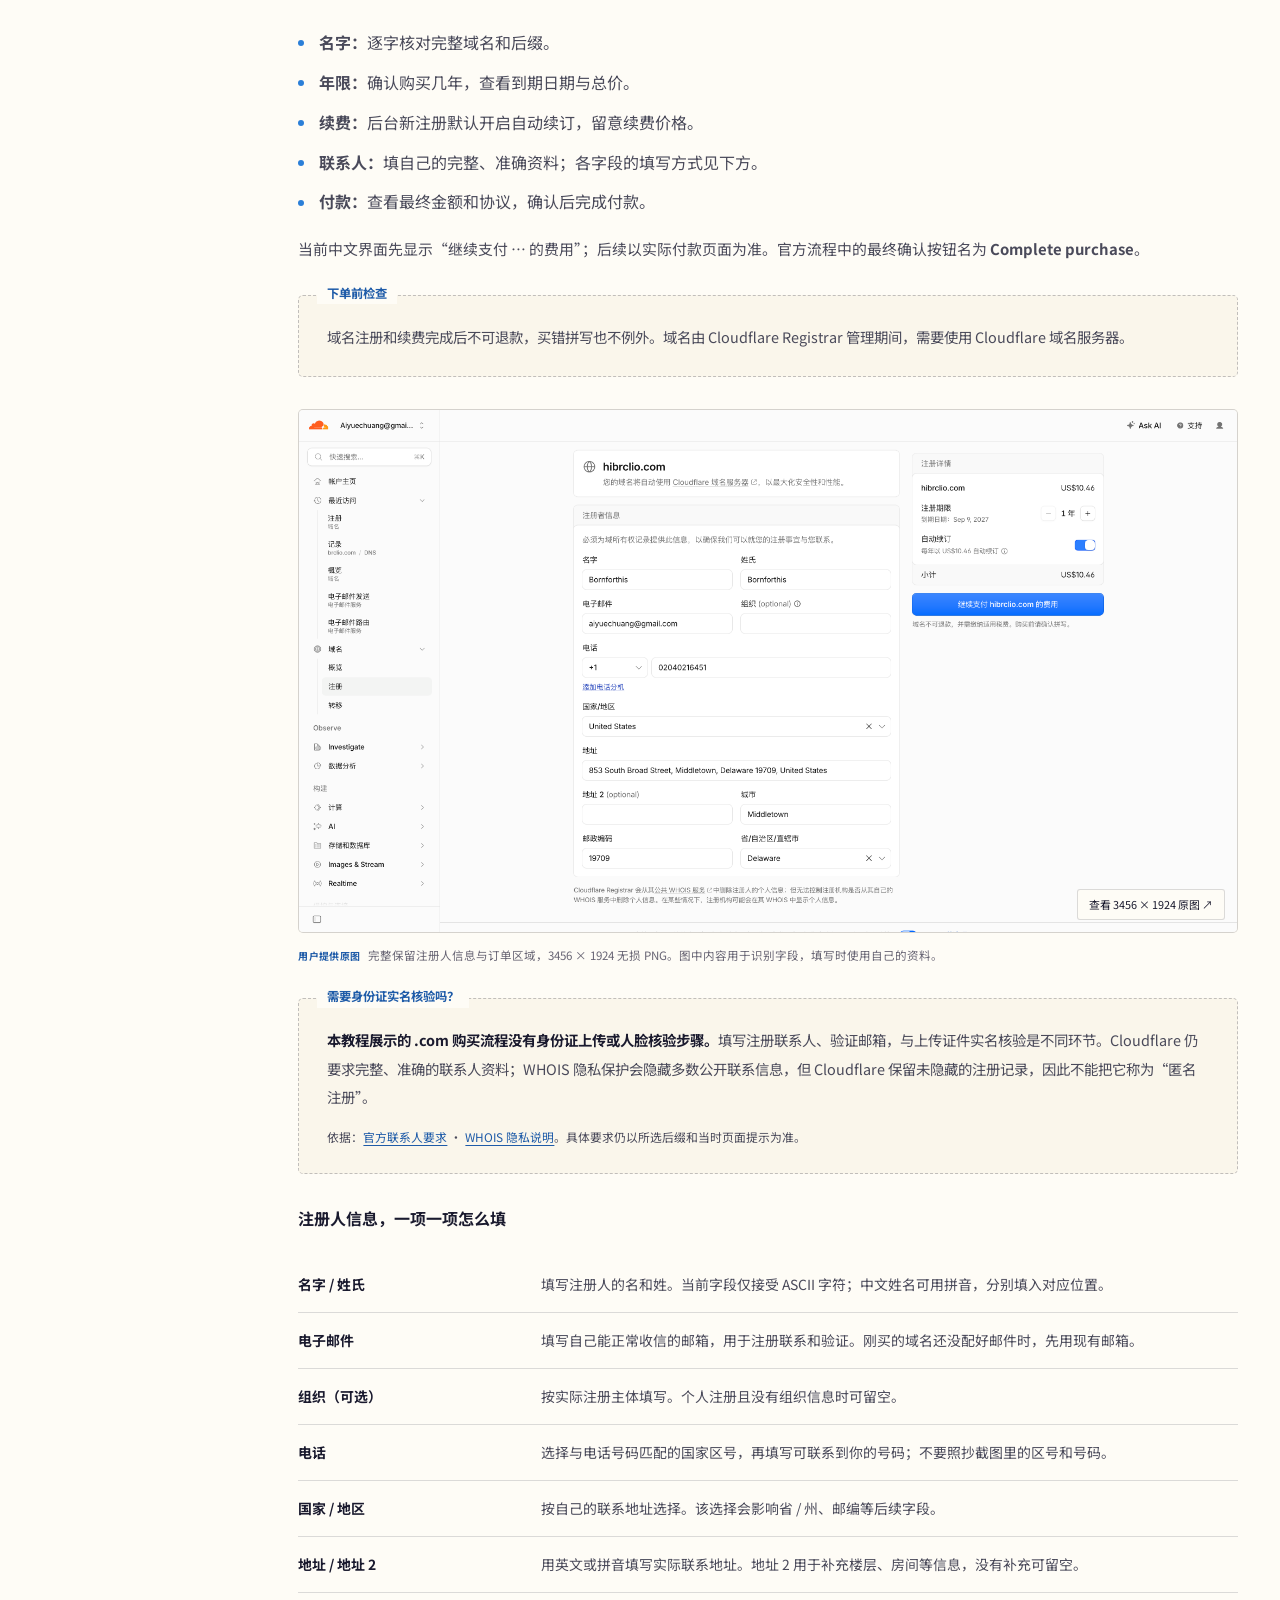
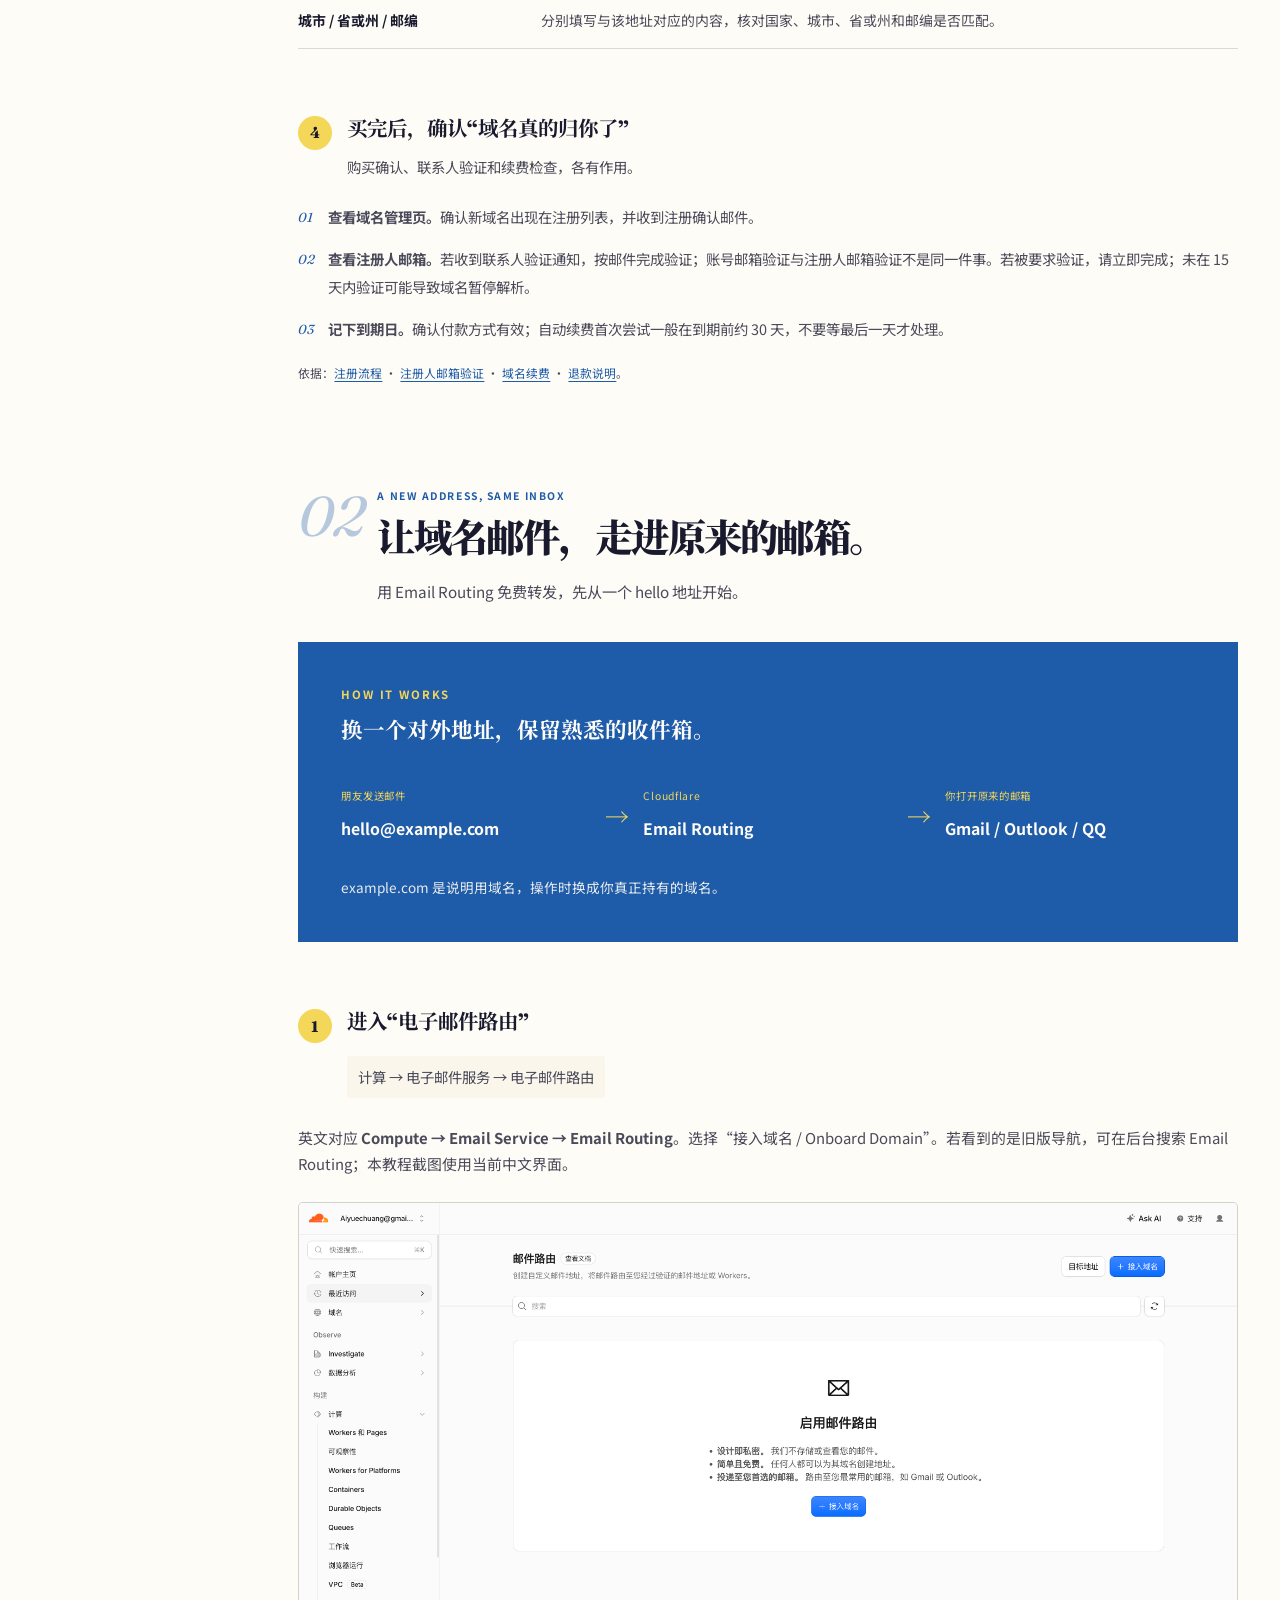
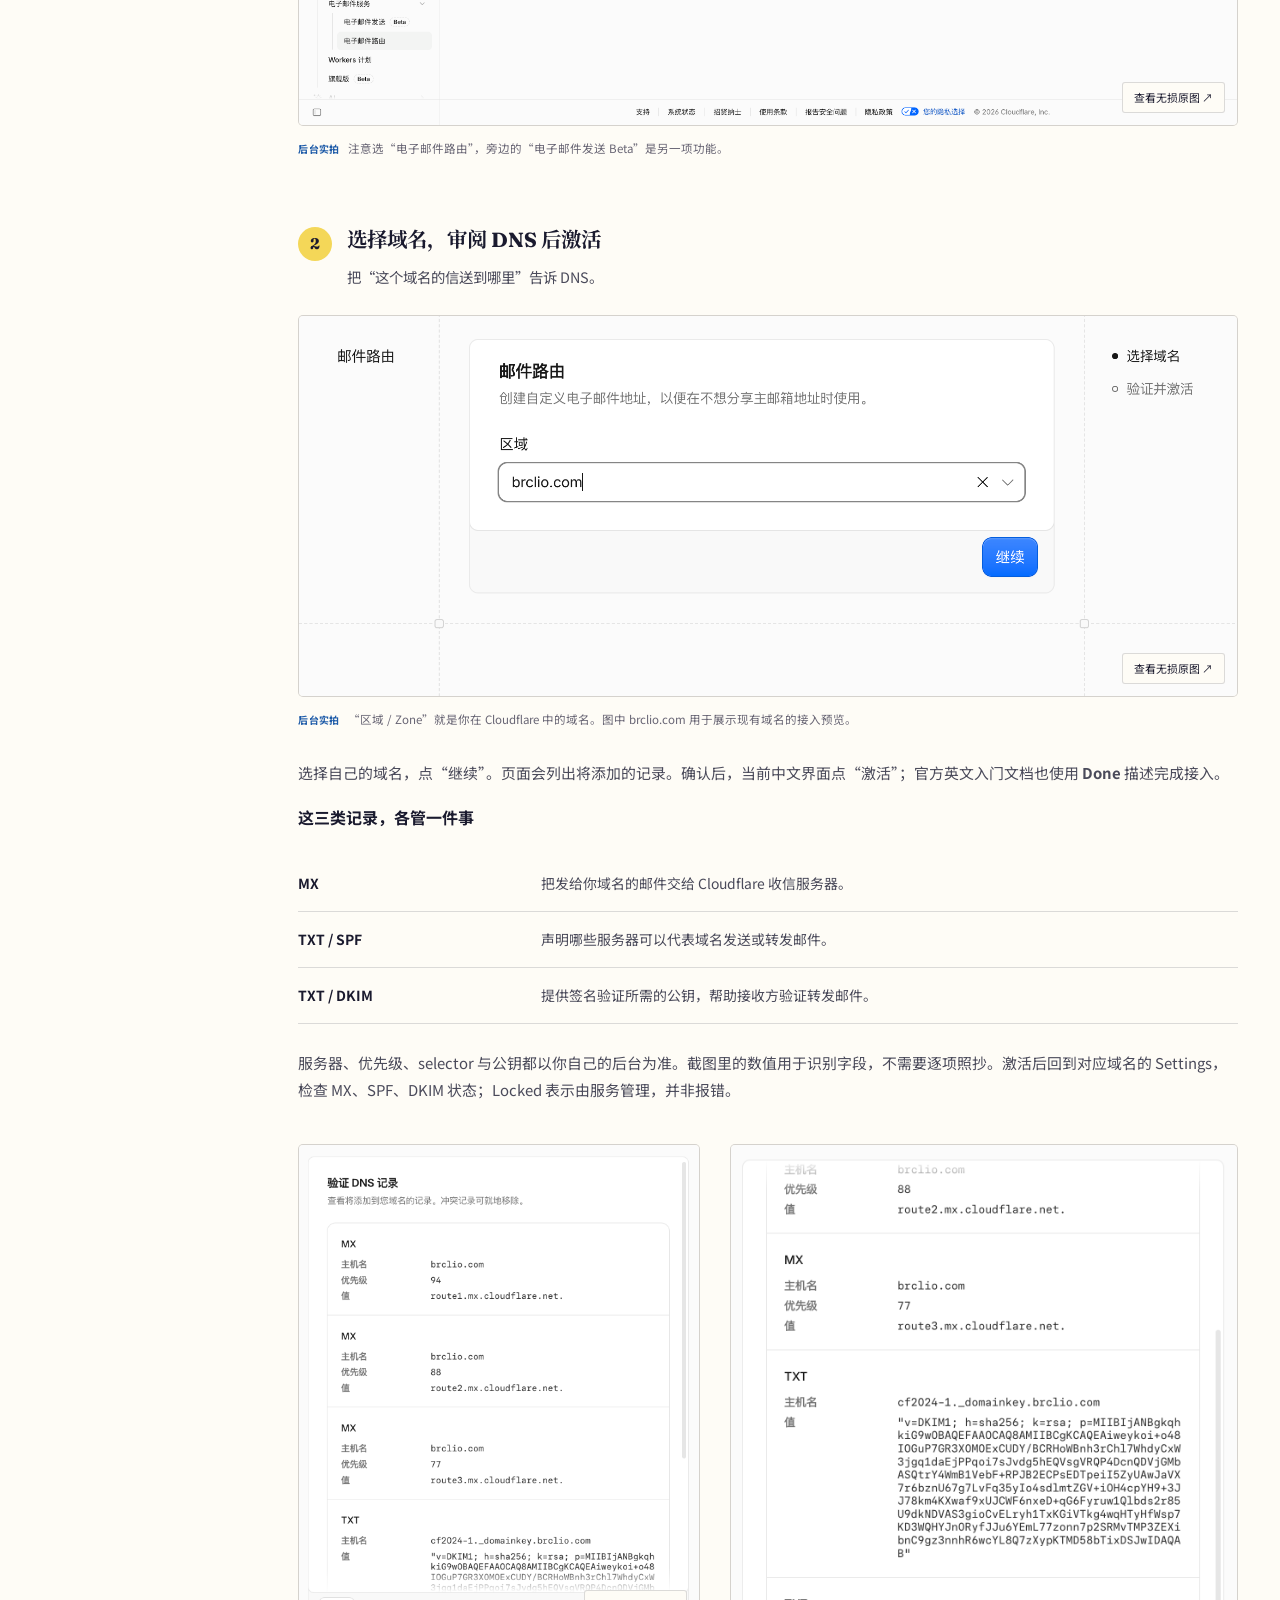
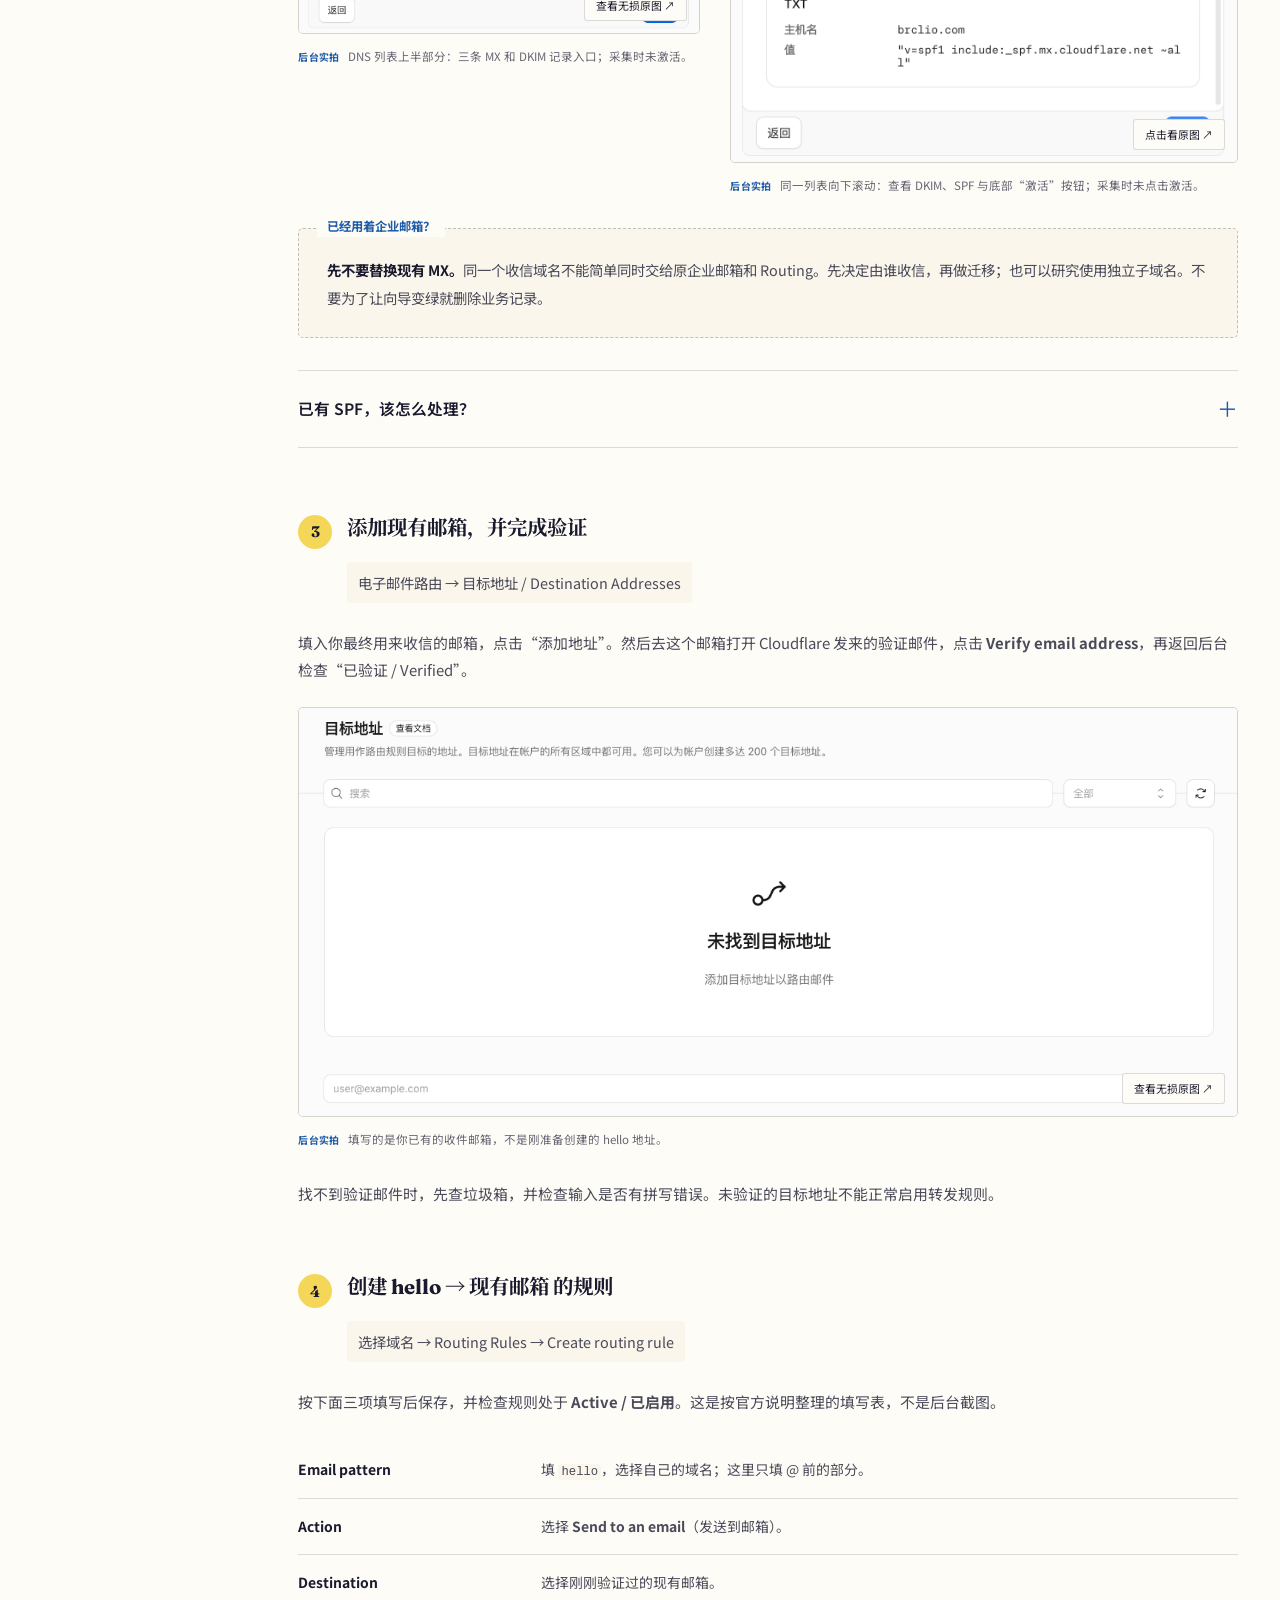
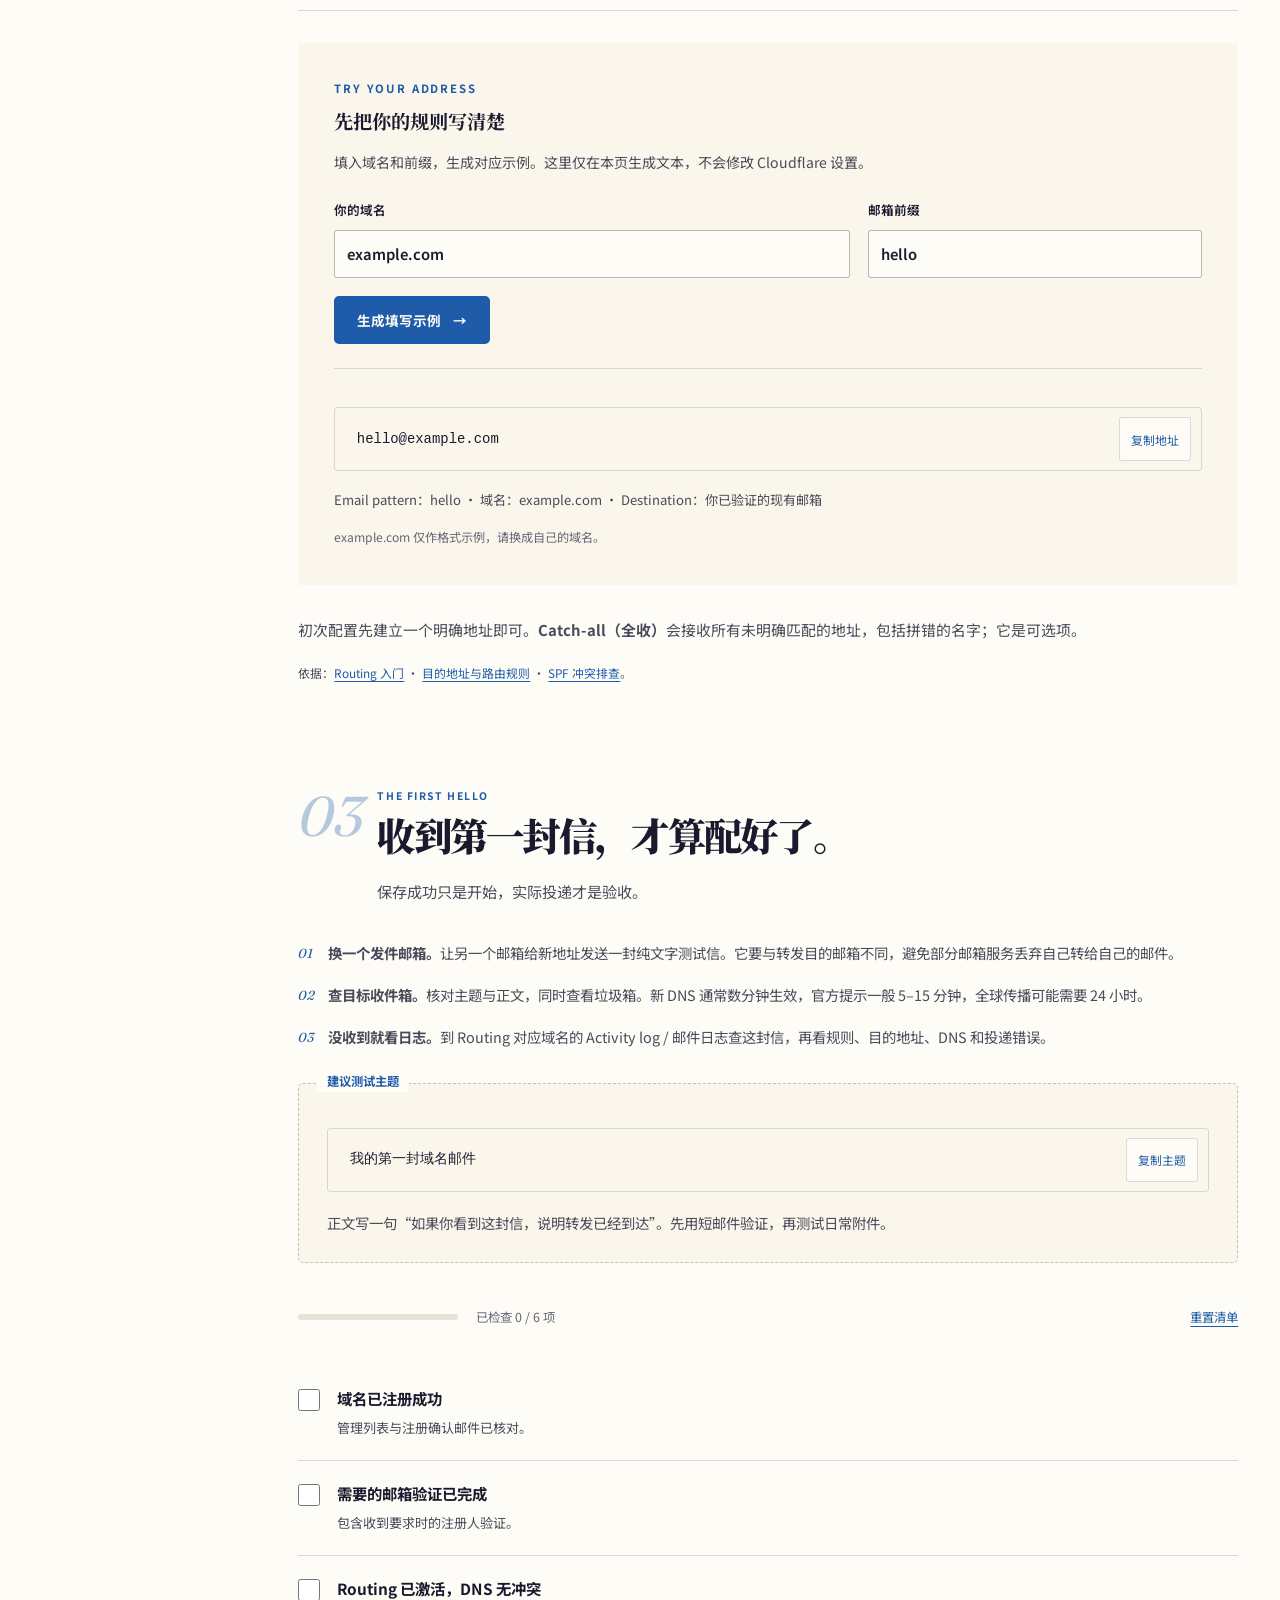
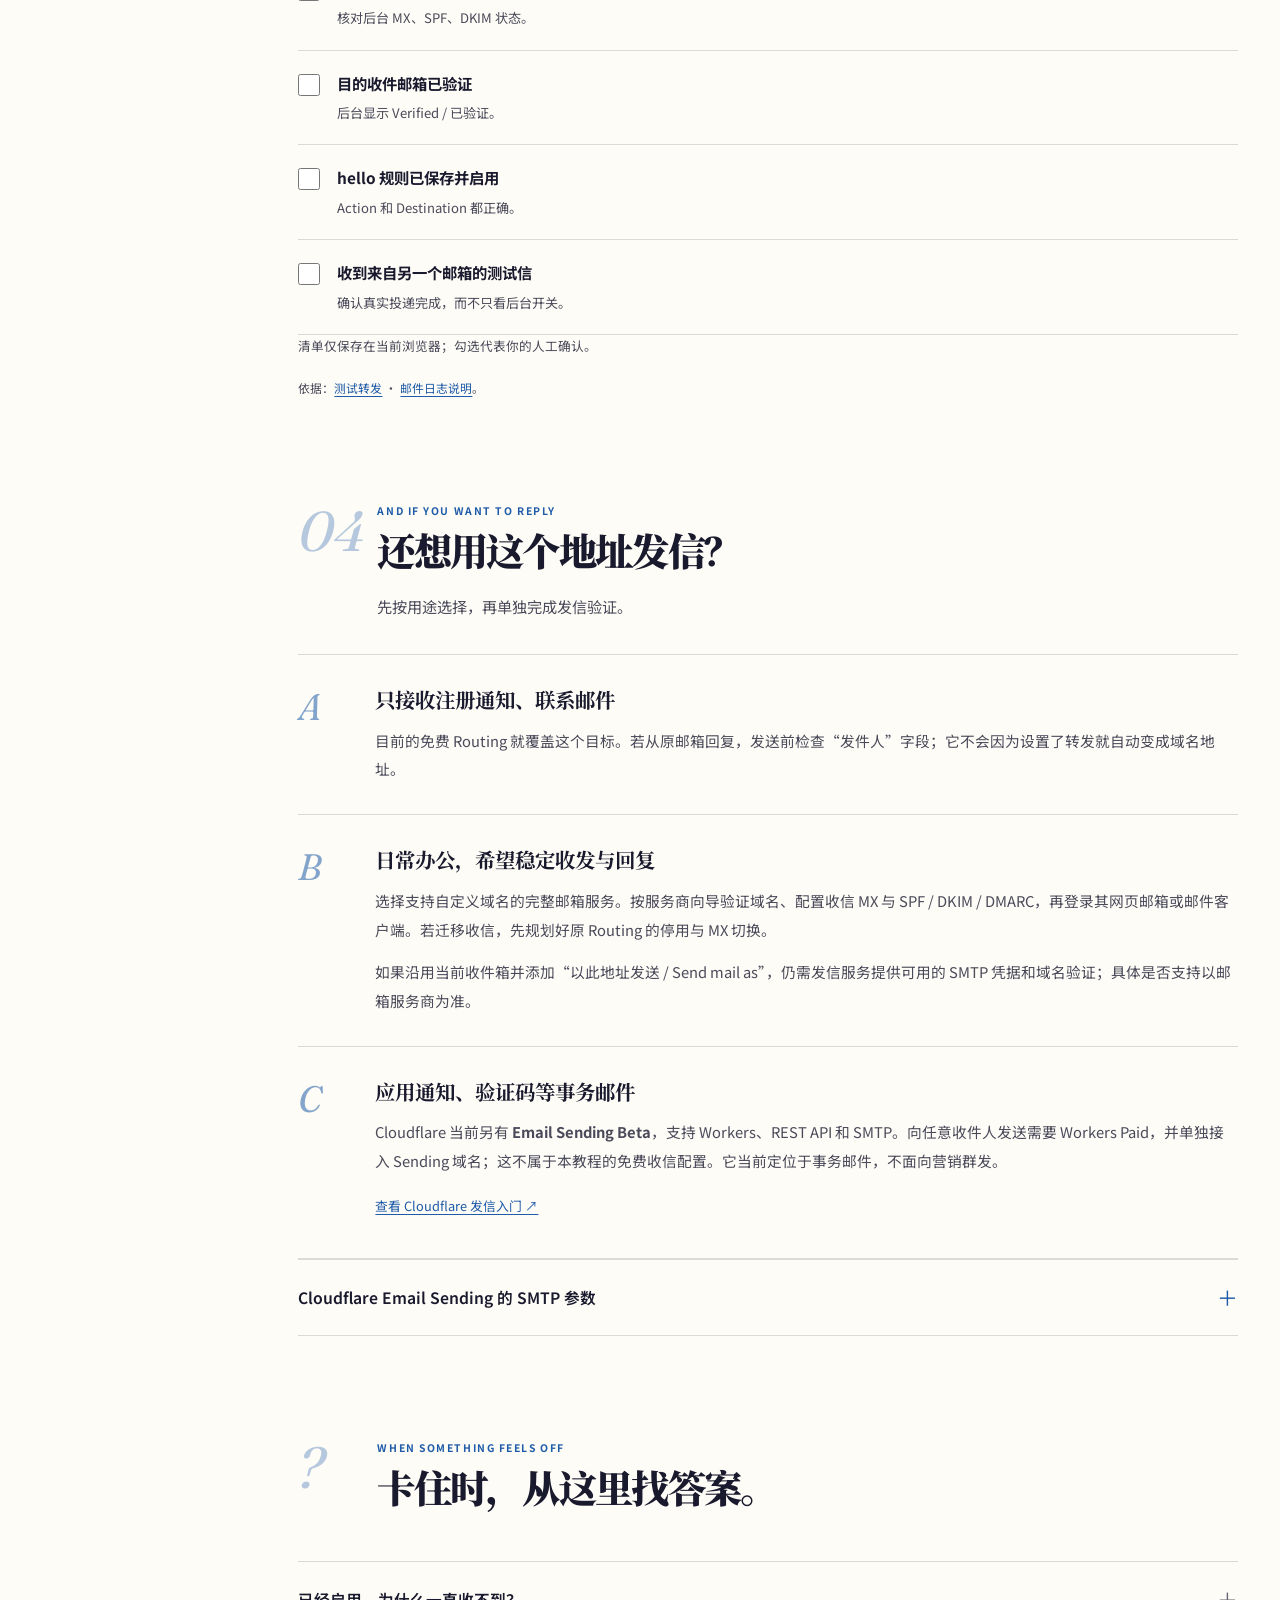
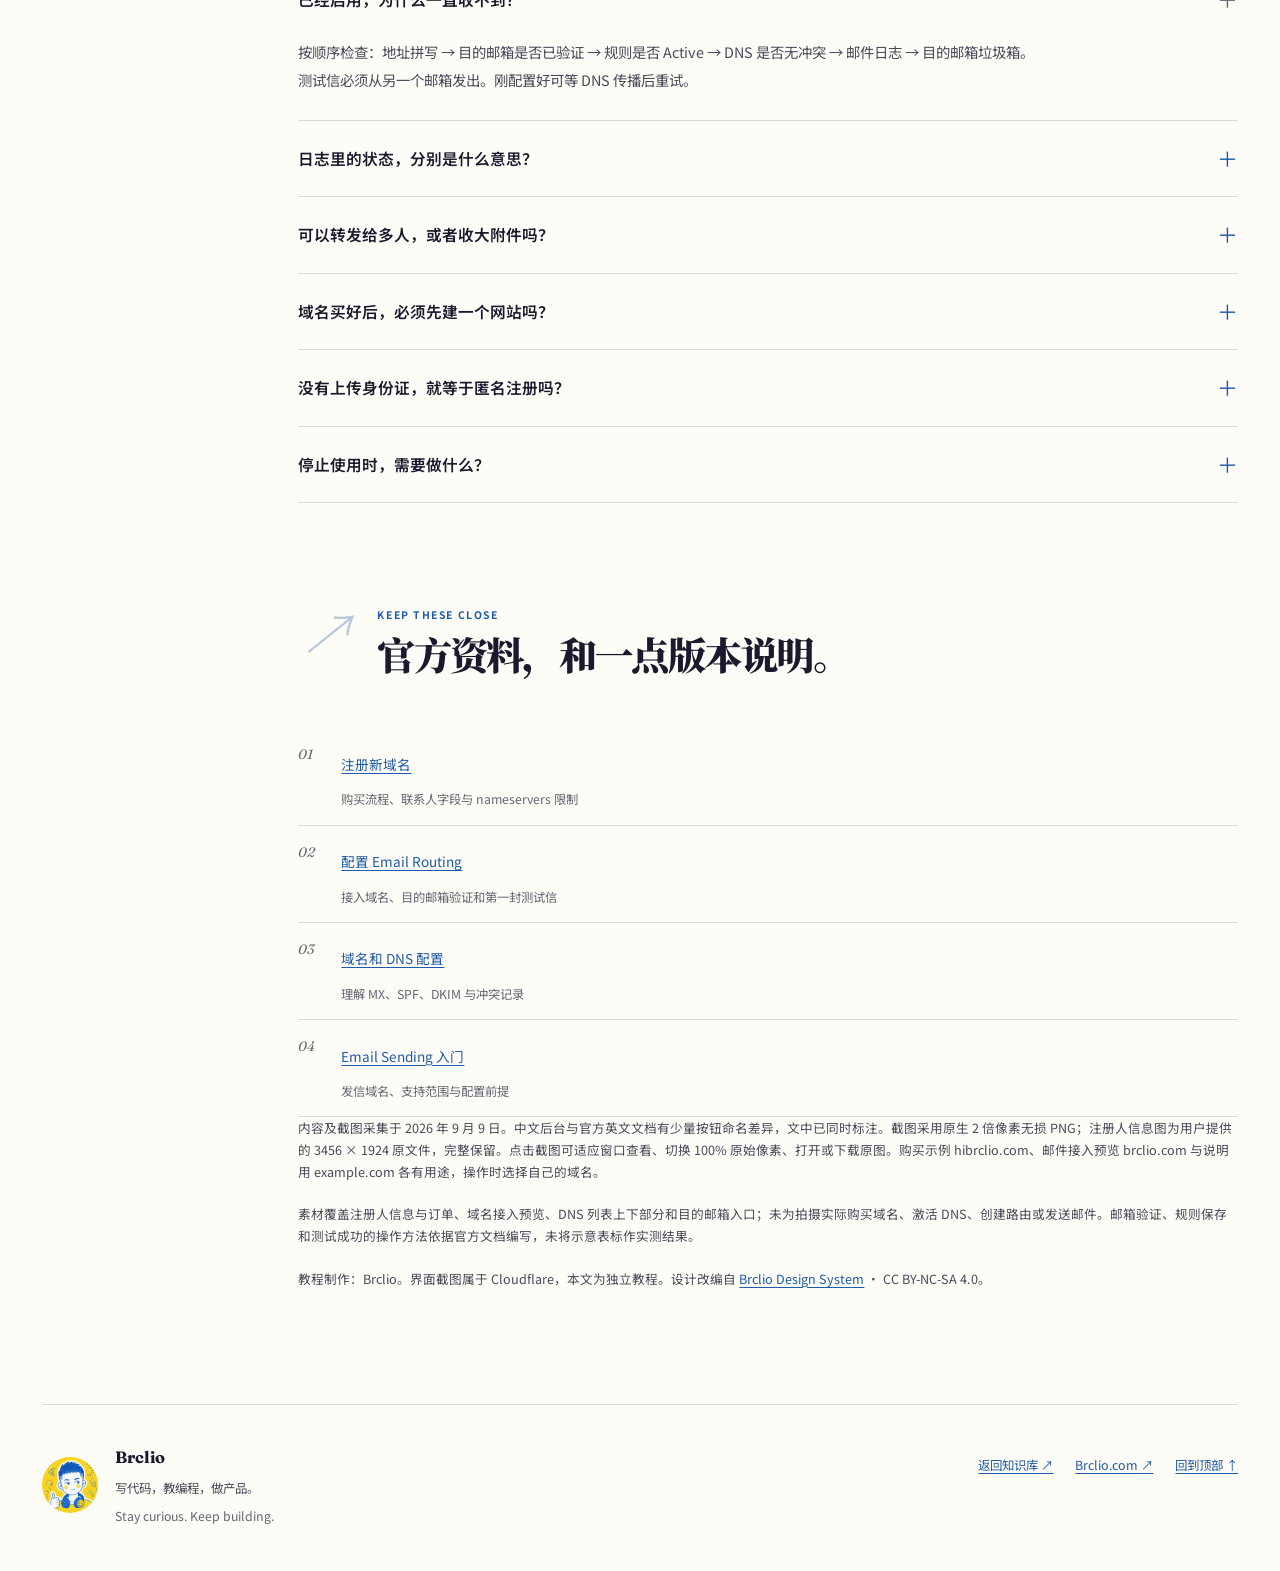
<file: cloudflare-domain-email-guide/index.html>
<!DOCTYPE html>
<html lang="zh-CN">
<head>
  <meta charset="UTF-8">
  <meta name="viewport" content="width=device-width, initial-scale=1.0">
  <title>Cloudflare 域名购买与免费邮件转发教程｜Brclio 知识库</title>
  <meta name="description" content="从购买域名到收到第一封域名邮件：Cloudflare 中文后台截图、Email Routing 配置、目的邮箱验证、MX/SPF/DKIM 检查、测试收信，以及独立发信方案。">
  <meta name="theme-color" content="#fefcf6">
  <link rel="canonical" href="https://brclio-docs.brclio.com/cloudflare-domain-email-guide/">
  <link rel="icon" href="assets/brand/avatar.png" type="image/png">
  <meta property="og:type" content="article">
  <meta property="og:locale" content="zh_CN">
  <meta property="og:title" content="给自己一个域名，也给邮件一个新地址。">
  <meta property="og:description" content="Cloudflare 域名购买 × 免费邮件转发，一步一步跟着做。">
  <meta property="og:url" content="https://brclio-docs.brclio.com/cloudflare-domain-email-guide/">
  <meta property="og:image" content="https://brclio-docs.brclio.com/cloudflare-domain-email-guide/assets/brand/avatar.png">
  <link rel="preconnect" href="https://fonts.googleapis.com">
  <link rel="preconnect" href="https://fonts.gstatic.com" crossorigin>
  <link href="https://fonts.googleapis.com/css2?family=Fraunces:ital,opsz,wght@0,9..144,400;0,9..144,700;1,9..144,400&amp;family=Caveat:wght@400;700&amp;family=Noto+Serif+SC:wght@700;900&amp;family=Noto+Sans+SC:wght@400;500;700&amp;display=swap" rel="stylesheet">
  <link rel="stylesheet" href="guide.css">
  <script src="guide.js" defer></script>
  <script type="application/ld+json">
  {"@context":"https://schema.org","@type":"TechArticle","headline":"Cloudflare 域名购买与免费邮件转发教程","description":"使用 Cloudflare Registrar 注册域名，配置 Email Routing 免费收信转发，并了解独立发信方案。","inLanguage":"zh-CN","datePublished":"2026-09-09","dateModified":"2026-09-09","author":{"@type":"Person","name":"Brclio","url":"https://brclio.com"},"mainEntityOfPage":"https://brclio-docs.brclio.com/cloudflare-domain-email-guide/"}
  </script>
</head>
<body id="top">
  <!-- Adapted from Brclio Design System assets/template-tutorial.html. Components: 2, 3B, 11, 19, 28, 35. -->
  <a class="skip-link" href="#main">跳到教程正文</a>
  <header class="site-header">
    <div class="container header-inner">
      <a class="brand" href="../index.html" aria-label="返回 Brclio 知识库"><img src="assets/brand/avatar.png" width="42" height="42" alt="Brclio 头像"><span class="brand-word">Brclio <small>知识库 / 实用指南</small></span></a>
      <div class="header-actions"><a href="#buy">域名购买</a><a href="#routing">邮件配置</a><button type="button" id="print-guide">打印 / 保存 PDF</button></div>
    </div>
  </header>

  <section class="hero container" aria-labelledby="guide-title">
    <div class="hero-copy">
      <span class="eyebrow">BRCLIO FIELD NOTES · 005</span>
      <h1 id="guide-title">给自己一个域名，<br>也给邮件一个<br><mark>新地址。</mark></h1>
      <p class="hero-lead">Cloudflare 域名购买 × 免费邮件转发。<br>从选一个名字，到收到第一封 <strong>hello@你的域名</strong> 邮件，跟着这份图文指南慢慢来。</p>
      <div class="hero-meta"><span>零基础友好</span><span>中文后台实拍</span><span>核验于 2026.09.09</span></div>
      <div class="hero-actions"><a class="button" href="#buy">从购买域名开始 <span aria-hidden="true">↗</span></a><a class="button button--outline" href="#routing">已有域名，去配邮件 <span aria-hidden="true">→</span></a></div>
    </div>
    <div class="hero-art" aria-label="域名邮件转发到现有收件箱的插画">
      <div class="postmark" aria-hidden="true">YOUR OWN<br><b>little corner</b><br>OF THE INTERNET</div>
      <div class="mail-envelope"><small>TO YOUR NEXT IDEA</small><strong>hello<span>@</span><br>yourdomain.com</strong><p>一个属于你的名字，<br>沿用你熟悉的收件箱。</p></div>
      <img class="character" src="assets/brand/character.png" width="1048" height="1048" alt="蓝黄配色的 Brclio 手绘角色">
      <span class="hand-note" aria-hidden="true">Make it yours. ↗</span>
    </div>
  </section>

  <nav class="route-strip container" aria-label="学习路线">
    <a href="#buy"><em>01</em><span>买下域名<small>名字、价格、联系人、续费</small></span><b aria-hidden="true">↗</b></a>
    <a href="#routing"><em>02</em><span>配置免费收信<small>接入域名、验证邮箱、创建规则</small></span><b aria-hidden="true">↗</b></a>
    <a href="#test"><em>03</em><span>让第一封信到达<small>测试、排错，再了解发信</small></span><b aria-hidden="true">↗</b></a>
  </nav>

  <main id="main" class="reading-layout container">
    <aside class="toc" aria-label="文章目录">
      <p class="toc-kicker">ON THIS PAGE</p>
      <nav><a href="#prepare">开始前 · 先弄懂</a><a href="#buy">01 · 购买域名</a><a href="#routing">02 · 免费邮件转发</a><a href="#test">03 · 测试与验收</a><a href="#sending">04 · 如果还想发信</a><a href="#faq">常见问题</a><a href="#resources">资料与截图说明</a></nav>
      <p class="toc-progress">不用一口气做完。<br>文末清单会记住你的进度。</p>
      <a class="text-link" href="https://dash.cloudflare.com/" target="_blank" rel="noopener noreferrer">打开 Cloudflare 后台 ↗</a>
    </aside>
    <article class="article-content">
      <section class="chapter" id="prepare" aria-labelledby="prepare-title">
        <div class="chapter-head"><span class="chapter-no" aria-hidden="true">00</span><div><span class="eyebrow">BEFORE YOU START</span><h2 id="prepare-title">先弄懂，你将得到什么。</h2></div></div>
        <p>别人发到 <strong>hello@你的域名</strong> 的邮件，经 Cloudflare 转交，落进你原来的 Gmail、Outlook 或 QQ 邮箱。你继续用原来的邮箱看信；对外可以展示自己的域名地址。</p>
        <div class="prep-grid">
          <div><strong>域名</strong><p>这份名字按年持有。注册与续费需要付费，金额以结账页为准。</p></div>
          <div><strong>Email Routing</strong><p>接收并转发来信。基础转发可免费使用，域名需要使用 Cloudflare DNS。</p></div>
          <div><strong>现有邮箱</strong><p>最终存放和阅读邮件的地方。准备一个你能正常登录、能收验证邮件的邮箱。</p></div>
        </div>
        <div class="quote-note"><span class="quote-note-tag">先记住这一点</span><p><strong>收信转发配置完成，不等于已配置域名发信。</strong>直接在原邮箱点“回复”，发件地址可能仍是原邮箱。想用域名地址回复，继续读<a href="#sending">发信方案</a>。</p></div>
        <ul class="plain-list">
          <li>准备一个已验证邮箱的 Cloudflare 账号，以及购买页面支持的付款方式。</li>
          <li>准备真实姓名、电话、地址等注册人资料；当前注册联系人字段要求 ASCII 字符，可使用姓名拼音和英文地址。</li>
          <li>本教程面向新域名。已有企业邮箱的域名，先读<a href="#dns-conflict">已有 MX 记录怎么办</a>，再操作接入。</li>
        </ul>
        <p class="source-inline">依据：<a href="https://developers.cloudflare.com/registrar/get-started/register-domain/" target="_blank" rel="noopener noreferrer">域名注册要求</a> · <a href="https://developers.cloudflare.com/email-service/platform/pricing/" target="_blank" rel="noopener noreferrer">Email Service 定价</a>。</p>
      </section>

      <section class="chapter" id="buy" aria-labelledby="buy-title">
        <div class="chapter-head"><span class="chapter-no" aria-hidden="true">01</span><div><span class="eyebrow">A NAME OF YOUR OWN</span><h2 id="buy-title">买下你的域名。</h2><p>这里先完成“拥有名字”，再为它配置邮件。</p></div></div>
        <div class="step" id="buy-search">
          <div class="step-heading"><span class="step-badge">1</span><div><h3>找到注册入口，搜索完整域名</h3><p class="path">帐户后台 → 域名 → 注册 → Buy domain</p></div></div>
          <p>进入 <a href="https://dash.cloudflare.com/" target="_blank" rel="noopener noreferrer">dash.cloudflare.com</a> 并选择正确帐户。点击 <strong>Buy domain</strong> 后，在“注册域名”页面输入名字，按 Enter 搜索；英文界面可能显示 <strong>Register domains / Search</strong>。</p>
          <figure class="screenshot"><button class="zoom-trigger" type="button" aria-label="放大：注册域名搜索页面"><img src="assets/screenshots/01-domain-search.png" width="2870" height="1040" alt="Cloudflare 中文注册域名页面，顶部有搜索域名输入框"><span class="zoom-hint">查看无损原图 ↗</span></button><figcaption><span class="capture-tag">后台实拍</span>只输入域名，不需要 https:// 或网页路径。</figcaption></figure>
          <p>优先挑容易拼、容易念的名字，核对后缀。当前 Registrar 不支持国际化域名（IDN）；若搜索不到，尝试另一名字或受支持的后缀。</p>
        </div>
        <div class="step">
          <div class="step-heading"><span class="step-badge">2</span><div><h3>同时看注册价格和续费价格</h3><p>确认拼写，再进入目标域名的购买流程。</p></div></div>
          <figure class="screenshot"><button class="zoom-trigger" type="button" aria-label="放大：域名搜索结果及价格"><img src="assets/screenshots/02-domain-results.png" width="2870" height="930" alt="Cloudflare 域名搜索结果，列出候选域名及注册和每年续费价格"><span class="zoom-hint">查看无损原图 ↗</span></button><figcaption><span class="capture-tag">后台实拍</span>hibrclio.com 用于展示搜索结果，与下方注册人信息截图一致；采集时未购买。截图价格为采集当日页面显示，不代表长期报价。</figcaption></figure>
          <p>相似结果的后缀可能不同：<strong>.com</strong> 和 <strong>.com.co</strong> 是不同域名。点击目标域名卡片进入核对页；部分界面也会显示“立即购买 / Purchase”，系统还会再次检查可注册状态。</p>
        </div>
        <div class="step" id="registrant-information">
          <div class="step-body">
            <div class="step-heading"><span class="step-badge">3</span><div><h3>核对订单，填写注册人信息</h3><p>先分清联系人资料、邮箱验证和证件核验。</p></div></div>
            <ul class="detail-list">
              <li><strong>名字：</strong>逐字核对完整域名和后缀。</li>
              <li><strong>年限：</strong>确认购买几年，查看到期日期与总价。</li>
              <li><strong>续费：</strong>后台新注册默认开启自动续订，留意续费价格。</li>
              <li><strong>联系人：</strong>填自己的完整、准确资料；各字段的填写方式见下方。</li>
              <li><strong>付款：</strong>查看最终金额和协议，确认后完成付款。</li>
            </ul>
            <p>当前中文界面先显示“继续支付 … 的费用”；后续以实际付款页面为准。官方流程中的最终确认按钮名为 <strong>Complete purchase</strong>。</p>
            <div class="quote-note"><span class="quote-note-tag">下单前检查</span><p>域名注册和续费完成后不可退款，买错拼写也不例外。域名由 Cloudflare Registrar 管理期间，需要使用 Cloudflare 域名服务器。</p></div>
          </div>
          <figure class="screenshot" id="registrant-screenshot"><button class="zoom-trigger" type="button" aria-label="放大：完整注册人信息与订单"><img src="assets/screenshots/03-registrant-information.png" width="3456" height="1924" alt="hibrclio.com 购买页完整截图，左侧是注册人姓名、邮箱、电话和地址字段，右侧是年限、自动续订、费用及继续支付按钮"><span class="zoom-hint">查看 3456 × 1924 原图 ↗</span></button><figcaption><span class="capture-tag">用户提供原图</span>完整保留注册人信息与订单区域，3456 × 1924 无损 PNG。图中内容用于识别字段，填写时使用自己的资料。</figcaption></figure>
          <div class="quote-note"><span class="quote-note-tag">需要身份证实名核验吗？</span><p><strong>本教程展示的 .com 购买流程没有身份证上传或人脸核验步骤。</strong>填写注册联系人、验证邮箱，与上传证件实名核验是不同环节。Cloudflare 仍要求完整、准确的联系人资料；WHOIS 隐私保护会隐藏多数公开联系信息，但 Cloudflare 保留未隐藏的注册记录，因此不能把它称为“匿名注册”。</p><p class="source-inline">依据：<a href="https://developers.cloudflare.com/registrar/get-started/register-domain/" target="_blank" rel="noopener noreferrer">官方联系人要求</a> · <a href="https://developers.cloudflare.com/registrar/account-options/whois-redaction/" target="_blank" rel="noopener noreferrer">WHOIS 隐私说明</a>。具体要求仍以所选后缀和当时页面提示为准。</p></div>
          <h4>注册人信息，一项一项怎么填</h4>
          <dl class="field-guide">
            <div><dt>名字 / 姓氏</dt><dd>填写注册人的名和姓。当前字段仅接受 ASCII 字符；中文姓名可用拼音，分别填入对应位置。</dd></div>
            <div><dt>电子邮件</dt><dd>填写自己能正常收信的邮箱，用于注册联系和验证。刚买的域名还没配好邮件时，先用现有邮箱。</dd></div>
            <div><dt>组织（可选）</dt><dd>按实际注册主体填写。个人注册且没有组织信息时可留空。</dd></div>
            <div><dt>电话</dt><dd>选择与电话号码匹配的国家区号，再填写可联系到你的号码；不要照抄截图里的区号和号码。</dd></div>
            <div><dt>国家 / 地区</dt><dd>按自己的联系地址选择。该选择会影响省 / 州、邮编等后续字段。</dd></div>
            <div><dt>地址 / 地址 2</dt><dd>用英文或拼音填写实际联系地址。地址 2 用于补充楼层、房间等信息，没有补充可留空。</dd></div>
            <div><dt>城市 / 省或州 / 邮编</dt><dd>分别填写与该地址对应的内容，核对国家、城市、省或州和邮编是否匹配。</dd></div>
          </dl>
        </div>
        <div class="step">
          <div class="step-heading"><span class="step-badge">4</span><div><h3>买完后，确认“域名真的归你了”</h3><p>购买确认、联系人验证和续费检查，各有作用。</p></div></div>
          <ol class="mini-steps"><li><strong>查看域名管理页。</strong>确认新域名出现在注册列表，并收到注册确认邮件。</li><li><strong>查看注册人邮箱。</strong>若收到联系人验证通知，按邮件完成验证；账号邮箱验证与注册人邮箱验证不是同一件事。若被要求验证，请立即完成；未在 15 天内验证可能导致域名暂停解析。</li><li><strong>记下到期日。</strong>确认付款方式有效；自动续费首次尝试一般在到期前约 30 天，不要等最后一天才处理。</li></ol>
          <p class="source-inline">依据：<a href="https://developers.cloudflare.com/registrar/get-started/register-domain/" target="_blank" rel="noopener noreferrer">注册流程</a> · <a href="https://developers.cloudflare.com/registrar/troubleshooting/#email-verification-required" target="_blank" rel="noopener noreferrer">注册人邮箱验证</a> · <a href="https://developers.cloudflare.com/registrar/account-options/renew-domains/" target="_blank" rel="noopener noreferrer">域名续费</a> · <a href="https://developers.cloudflare.com/registrar/faq/" target="_blank" rel="noopener noreferrer">退款说明</a>。</p>
        </div>
      </section>

      <section class="chapter" id="routing" aria-labelledby="routing-title">
        <div class="chapter-head"><span class="chapter-no" aria-hidden="true">02</span><div><span class="eyebrow">A NEW ADDRESS, SAME INBOX</span><h2 id="routing-title">让域名邮件，走进原来的邮箱。</h2><p>用 Email Routing 免费转发，先从一个 hello 地址开始。</p></div></div>
        <div class="flow-panel"><span class="eyebrow">HOW IT WORKS</span><h3>换一个对外地址，保留熟悉的收件箱。</h3><div class="system-flow"><div><small>朋友发送邮件</small><strong>hello@example.com</strong></div><span class="flow-arrow" aria-hidden="true">→</span><div><small>Cloudflare</small><strong>Email Routing</strong></div><span class="flow-arrow" aria-hidden="true">→</span><div><small>你打开原来的邮箱</small><strong>Gmail / Outlook / QQ</strong></div></div><p>example.com 是说明用域名，操作时换成你真正持有的域名。</p></div>
        <div class="step">
          <div class="step-heading"><span class="step-badge">1</span><div><h3>进入“电子邮件路由”</h3><p class="path">计算 → 电子邮件服务 → 电子邮件路由</p></div></div>
          <p>英文对应 <strong>Compute → Email Service → Email Routing</strong>。选择“接入域名 / Onboard Domain”。若看到的是旧版导航，可在后台搜索 Email Routing；本教程截图使用当前中文界面。</p>
          <figure class="screenshot"><button class="zoom-trigger" type="button" aria-label="放大：Email Routing 新版入口"><img src="assets/screenshots/04-routing-entry.png" width="3456" height="1924" alt="Cloudflare 邮件路由入口，右侧显示接入域名按钮"><span class="zoom-hint">查看无损原图 ↗</span></button><figcaption><span class="capture-tag">后台实拍</span>注意选“电子邮件路由”，旁边的“电子邮件发送 Beta”是另一项功能。</figcaption></figure>
        </div>
        <div class="step">
          <div class="step-heading"><span class="step-badge">2</span><div><h3>选择域名，审阅 DNS 后激活</h3><p>把“这个域名的信送到哪里”告诉 DNS。</p></div></div>
          <figure class="screenshot"><button class="zoom-trigger" type="button" aria-label="放大：选择需要接入的域名"><img src="assets/screenshots/05-select-domain.png" width="1800" height="730" alt="邮件路由接入向导，区域下拉框选择域名，然后点击继续"><span class="zoom-hint">查看无损原图 ↗</span></button><figcaption><span class="capture-tag">后台实拍</span>“区域 / Zone”就是你在 Cloudflare 中的域名。图中 brclio.com 用于展示现有域名的接入预览。</figcaption></figure>
          <p>选择自己的域名，点“继续”。页面会列出将添加的记录。确认后，当前中文界面点“激活”；官方英文入门文档也使用 <strong>Done</strong> 描述完成接入。</p>
          <div>
            <div class="step-body"><h4>这三类记录，各管一件事</h4><dl class="field-guide"><div><dt>MX</dt><dd>把发给你域名的邮件交给 Cloudflare 收信服务器。</dd></div><div><dt>TXT / SPF</dt><dd>声明哪些服务器可以代表域名发送或转发邮件。</dd></div><div><dt>TXT / DKIM</dt><dd>提供签名验证所需的公钥，帮助接收方验证转发邮件。</dd></div></dl><p>服务器、优先级、selector 与公钥都以你自己的后台为准。截图里的数值用于识别字段，不需要逐项照抄。激活后回到对应域名的 Settings，检查 MX、SPF、DKIM 状态；Locked 表示由服务管理，并非报错。</p></div>
            <div class="step-split"><figure class="screenshot compact"><button class="zoom-trigger" type="button" aria-label="放大：待添加的 DNS 记录"><img src="assets/screenshots/06-dns-preview.png" width="1180" height="1440" alt="验证 DNS 记录界面展示 MX 服务器与 TXT DKIM 记录的预览"><span class="zoom-hint">查看无损原图 ↗</span></button><figcaption><span class="capture-tag">后台实拍</span>DNS 列表上半部分：三条 MX 和 DKIM 记录入口；采集时未激活。</figcaption></figure>
            <figure class="screenshot compact"><button class="zoom-trigger" type="button" aria-label="放大：DKIM、SPF 与激活按钮"><img src="assets/screenshots/06b-dkim-spf.png" width="1180" height="1440" alt="DNS 列表向下滚动后完整显示 DKIM 公钥、SPF 记录以及底部激活按钮"><span class="zoom-hint">点击看原图 ↗</span></button><figcaption><span class="capture-tag">后台实拍</span>同一列表向下滚动：查看 DKIM、SPF 与底部“激活”按钮；采集时未点击激活。</figcaption></figure></div>
          </div>
          <div class="quote-note" id="dns-conflict"><span class="quote-note-tag">已经用着企业邮箱？</span><p><strong>先不要替换现有 MX。</strong>同一个收信域名不能简单同时交给原企业邮箱和 Routing。先决定由谁收信，再做迁移；也可以研究使用独立子域名。不要为了让向导变绿就删除业务记录。</p></div>
          <details class="accordion-item"><summary><h3>已有 SPF，该怎么处理？</h3><span aria-hidden="true">＋</span></summary><div class="accordion-body"><p>同一个名称只能有一条以 <code>v=spf1</code> 开头的 SPF 记录。已有其他发信服务时，应将需要保留的授权合并进同一条记录，而不是新加第二条。下方是 Routing 常见授权片段，完整值以后台和现有服务配置为准。</p><div class="code-line"><code>include:_spf.mx.cloudflare.net</code><button class="copy-button" type="button" data-copy="include:_spf.mx.cloudflare.net">复制片段</button></div><p>DKIM 公钥无需从教程复制。<a href="https://developers.cloudflare.com/email-service/configuration/domains/" target="_blank" rel="noopener noreferrer">查看官方域名配置说明 ↗</a></p></div></details>
        </div>
        <div class="step">
          <div class="step-heading"><span class="step-badge">3</span><div><h3>添加现有邮箱，并完成验证</h3><p class="path">电子邮件路由 → 目标地址 / Destination Addresses</p></div></div>
          <p>填入你最终用来收信的邮箱，点击“添加地址”。然后去这个邮箱打开 Cloudflare 发来的验证邮件，点击 <strong>Verify email address</strong>，再返回后台检查“已验证 / Verified”。</p>
          <figure class="screenshot"><button class="zoom-trigger" type="button" aria-label="放大：添加目标邮箱入口"><img src="assets/screenshots/07-destination-address.png" width="2530" height="1100" alt="目标地址页面，通过邮件地址输入框添加接收转发邮件的现有邮箱"><span class="zoom-hint">查看无损原图 ↗</span></button><figcaption><span class="capture-tag">后台实拍</span>填写的是你已有的收件邮箱，不是刚准备创建的 hello 地址。</figcaption></figure>
          <p>找不到验证邮件时，先查垃圾箱，并检查输入是否有拼写错误。未验证的目标地址不能正常启用转发规则。</p>
        </div>
        <div class="step">
          <div class="step-heading"><span class="step-badge">4</span><div><h3>创建 hello → 现有邮箱 的规则</h3><p class="path">选择域名 → Routing Rules → Create routing rule</p></div></div>
          <p>按下面三项填写后保存，并检查规则处于 <strong>Active / 已启用</strong>。这是按官方说明整理的填写表，不是后台截图。</p>
          <dl class="field-guide"><div><dt>Email pattern</dt><dd>填 <code>hello</code>，选择自己的域名；这里只填 @ 前的部分。</dd></div><div><dt>Action</dt><dd>选择 <strong>Send to an email</strong>（发送到邮箱）。</dd></div><div><dt>Destination</dt><dd>选择刚刚验证过的现有邮箱。</dd></div></dl>
          <div class="example-workbench">
            <span class="eyebrow">TRY YOUR ADDRESS</span><h4>先把你的规则写清楚</h4><p>填入域名和前缀，生成对应示例。这里仅在本页生成文本，不会修改 Cloudflare 设置。</p>
            <form id="address-form"><div class="form-grid"><label for="example-domain">你的域名<input id="example-domain" name="domain" type="text" value="example.com" placeholder="例如 example.com" required maxlength="253" autocapitalize="none" spellcheck="false"></label><label for="example-alias">邮箱前缀<input id="example-alias" name="alias" type="text" value="hello" required maxlength="64" autocapitalize="none" spellcheck="false"></label></div><button type="submit" class="button">生成填写示例 <span aria-hidden="true">→</span></button></form>
            <div class="example-output" aria-live="polite"><div class="code-line"><code id="generated-address">hello@example.com</code><button class="copy-button" id="copy-address" type="button" data-copy="hello@example.com">复制地址</button></div><p id="generated-rule">Email pattern：hello · 域名：example.com · Destination：你已验证的现有邮箱</p><p class="status" id="address-status">example.com 仅作格式示例，请换成自己的域名。</p></div>
          </div>
          <p>初次配置先建立一个明确地址即可。<strong>Catch-all（全收）</strong>会接收所有未明确匹配的地址，包括拼错的名字；它是可选项。</p>
          <p class="source-inline">依据：<a href="https://developers.cloudflare.com/email-service/get-started/route-emails/" target="_blank" rel="noopener noreferrer">Routing 入门</a> · <a href="https://developers.cloudflare.com/email-service/configuration/email-routing-addresses/" target="_blank" rel="noopener noreferrer">目的地址与路由规则</a> · <a href="https://developers.cloudflare.com/email-service/reference/troubleshooting/#multiple-spf-records" target="_blank" rel="noopener noreferrer">SPF 冲突排查</a>。</p>
        </div>
      </section>

      <section class="chapter" id="test" aria-labelledby="test-title">
        <div class="chapter-head"><span class="chapter-no" aria-hidden="true">03</span><div><span class="eyebrow">THE FIRST HELLO</span><h2 id="test-title">收到第一封信，才算配好了。</h2><p>保存成功只是开始，实际投递才是验收。</p></div></div>
        <ol class="mini-steps"><li><strong>换一个发件邮箱。</strong>让另一个邮箱给新地址发送一封纯文字测试信。它要与转发目的邮箱不同，避免部分邮箱服务丢弃自己转给自己的邮件。</li><li><strong>查目标收件箱。</strong>核对主题与正文，同时查看垃圾箱。新 DNS 通常数分钟生效，官方提示一般 5–15 分钟，全球传播可能需要 24 小时。</li><li><strong>没收到就看日志。</strong>到 Routing 对应域名的 Activity log / 邮件日志查这封信，再看规则、目的地址、DNS 和投递错误。</li></ol>
        <div class="quote-note"><span class="quote-note-tag">建议测试主题</span><div class="code-line"><code>我的第一封域名邮件</code><button type="button" class="copy-button" data-copy="我的第一封域名邮件">复制主题</button></div><p>正文写一句“如果你看到这封信，说明转发已经到达”。先用短邮件验证，再测试日常附件。</p></div>
        <div class="progress-line"><progress id="completion-progress" max="6" value="0" aria-label="配置检查完成度"></progress><p class="progress-copy" id="completion-copy" aria-live="polite">已检查 0 / 6 项</p><button type="button" class="text-button" id="reset-checklist">重置清单</button></div>
        <div class="checklist" id="completion-checklist">
          <label><input type="checkbox" data-check="domain"><span><strong>域名已注册成功</strong><small>管理列表与注册确认邮件已核对。</small></span></label>
          <label><input type="checkbox" data-check="verification"><span><strong>需要的邮箱验证已完成</strong><small>包含收到要求时的注册人验证。</small></span></label>
          <label><input type="checkbox" data-check="dns"><span><strong>Routing 已激活，DNS 无冲突</strong><small>核对后台 MX、SPF、DKIM 状态。</small></span></label>
          <label><input type="checkbox" data-check="destination"><span><strong>目的收件邮箱已验证</strong><small>后台显示 Verified / 已验证。</small></span></label>
          <label><input type="checkbox" data-check="rule"><span><strong>hello 规则已保存并启用</strong><small>Action 和 Destination 都正确。</small></span></label>
          <label><input type="checkbox" data-check="test"><span><strong>收到来自另一个邮箱的测试信</strong><small>确认真实投递完成，而不只看后台开关。</small></span></label>
        </div>
        <p class="small" id="storage-status">清单仅保存在当前浏览器；勾选代表你的人工确认。</p>
        <p class="source-inline">依据：<a href="https://developers.cloudflare.com/email-service/get-started/route-emails/#test-your-routing-rule" target="_blank" rel="noopener noreferrer">测试转发</a> · <a href="https://developers.cloudflare.com/email-service/observability/logs/" target="_blank" rel="noopener noreferrer">邮件日志说明</a>。</p>
      </section>

      <section class="chapter" id="sending" aria-labelledby="sending-title">
        <div class="chapter-head"><span class="chapter-no" aria-hidden="true">04</span><div><span class="eyebrow">AND IF YOU WANT TO REPLY</span><h2 id="sending-title">还想用这个地址发信？</h2><p>先按用途选择，再单独完成发信验证。</p></div></div>
        <div class="editorial-rows">
          <div class="editorial-row"><span class="editorial-num">A</span><div><h3>只接收注册通知、联系邮件</h3><p>目前的免费 Routing 就覆盖这个目标。若从原邮箱回复，发送前检查“发件人”字段；它不会因为设置了转发就自动变成域名地址。</p></div></div>
          <div class="editorial-row"><span class="editorial-num">B</span><div><h3>日常办公，希望稳定收发与回复</h3><p>选择支持自定义域名的完整邮箱服务。按服务商向导验证域名、配置收信 MX 与 SPF / DKIM / DMARC，再登录其网页邮箱或邮件客户端。若迁移收信，先规划好原 Routing 的停用与 MX 切换。</p><p>如果沿用当前收件箱并添加“以此地址发送 / Send mail as”，仍需发信服务提供可用的 SMTP 凭据和域名验证；具体是否支持以邮箱服务商为准。</p></div></div>
          <div class="editorial-row"><span class="editorial-num">C</span><div><h3>应用通知、验证码等事务邮件</h3><p>Cloudflare 当前另有 <strong>Email Sending Beta</strong>，支持 Workers、REST API 和 SMTP。向任意收件人发送需要 Workers Paid，并单独接入 Sending 域名；这不属于本教程的免费收信配置。它当前定位于事务邮件，不面向营销群发。</p><a href="https://developers.cloudflare.com/email-service/get-started/send-emails/" target="_blank" rel="noopener noreferrer">查看 Cloudflare 发信入门 ↗</a></div></div>
        </div>
        <details class="accordion-item"><summary><h3>Cloudflare Email Sending 的 SMTP 参数</h3><span aria-hidden="true">＋</span></summary><div class="accordion-body"><p>以下为核验当日官方参数，适合已经开通 Sending 的进阶用户。不要拿 Cloudflare 登录密码代替 Token。</p><dl class="field-guide"><div><dt>服务器</dt><dd><code>smtp.mx.cloudflare.net</code></dd></div><div><dt>端口 / 加密</dt><dd><code>465</code> / Implicit TLS</dd></div><div><dt>用户名</dt><dd><code>api_token</code></dd></div><div><dt>密码</dt><dd>具备 <strong>Email Sending: Edit</strong> 权限的 API Token。</dd></div></dl><p>API Token 是凭据，应保密保存。Beta 的支持范围与计费可能调整，配置前查看<a href="https://developers.cloudflare.com/email-service/api/send-emails/smtp/" target="_blank" rel="noopener noreferrer">官方 SMTP 文档</a>和<a href="https://developers.cloudflare.com/email-service/platform/pricing/" target="_blank" rel="noopener noreferrer">最新定价</a>。</p></div></details>
      </section>

      <section class="chapter" id="faq" aria-labelledby="faq-title">
        <div class="chapter-head"><span class="chapter-no" aria-hidden="true">?</span><div><span class="eyebrow">WHEN SOMETHING FEELS OFF</span><h2 id="faq-title">卡住时，从这里找答案。</h2></div></div>
        <div class="accordion-list">
          <details class="accordion-item" open><summary><h3>已经启用，为什么一直收不到？</h3><span aria-hidden="true">＋</span></summary><div class="accordion-body"><p>按顺序检查：地址拼写 → 目的邮箱是否已验证 → 规则是否 Active → DNS 是否无冲突 → 邮件日志 → 目的邮箱垃圾箱。测试信必须从另一个邮箱发出。刚配置好可等 DNS 传播后重试。</p></div></details>
          <details class="accordion-item"><summary><h3>日志里的状态，分别是什么意思？</h3><span aria-hidden="true">＋</span></summary><div class="accordion-body"><dl class="field-guide"><div><dt>Forwarded</dt><dd>已转发；没看到时再查目的邮箱的垃圾箱和筛选规则。</dd></div><div><dt>Dropped / Rejected</dt><dd>邮件被丢弃或拒收，展开日志查看规则、认证结果与原因。</dd></div><div><dt>Delivery failed</dt><dd>投递到目的服务器失败，按目标服务器返回的错误处理。</dd></div></dl><p><a href="https://developers.cloudflare.com/email-service/observability/logs/" target="_blank" rel="noopener noreferrer">查看完整日志说明 ↗</a></p></div></details>
          <details class="accordion-item"><summary><h3>可以转发给多人，或者收大附件吗？</h3><span aria-hidden="true">＋</span></summary><div class="accordion-body"><p>基础规则对应一个目标邮箱；更复杂的多人转发可使用 Worker。当前入站邮件上限为 <strong>25 MiB</strong>，计算的是整封邮件大小，附件编码后会变大，因此不能按“25 MB 附件”理解。详见<a href="https://developers.cloudflare.com/email-service/platform/limits/" target="_blank" rel="noopener noreferrer">官方限制</a>。</p></div></details>
          <details class="accordion-item"><summary><h3>域名买好后，必须先建一个网站吗？</h3><span aria-hidden="true">＋</span></summary><div class="accordion-body"><p>邮件教程的前提是域名使用 Cloudflare DNS，再设置 Routing。邮件与网站使用不同的 DNS 记录；可以先完成邮件配置，网站之后再做。</p></div></details>
          <details class="accordion-item"><summary><h3>没有上传身份证，就等于匿名注册吗？</h3><span aria-hidden="true">＋</span></summary><div class="accordion-body"><p>不等于。本教程截图中的 .com 流程未出现上传身份证或人脸核验，但仍要填写注册联系人资料并完成要求的邮箱验证。注册局允许时，Cloudflare 会隐藏公开 WHOIS 中的大部分个人联系资料；省 / 州、国家等信息仍可能公开，Cloudflare 也仍保留完整记录。详见<a href="https://developers.cloudflare.com/registrar/account-options/whois-redaction/" target="_blank" rel="noopener noreferrer">WHOIS 隐私说明</a>。</p></div></details>
          <details class="accordion-item"><summary><h3>停止使用时，需要做什么？</h3><span aria-hidden="true">＋</span></summary><div class="accordion-body"><p>先把重要账号的联系邮箱改到仍可用的地址，再迁移或停用路由。若不续费域名，至少在到期前 30 天处理自动续费设置；域名失效后，依赖它的收信和找回密码流程也会受影响。</p></div></details>
        </div>
      </section>

      <section class="chapter" id="resources" aria-labelledby="resources-title">
        <div class="chapter-head"><span class="chapter-no" aria-hidden="true">↗</span><div><span class="eyebrow">KEEP THESE CLOSE</span><h2 id="resources-title">官方资料，和一点版本说明。</h2></div></div>
        <ul class="source-list"><li><a href="https://developers.cloudflare.com/registrar/get-started/register-domain/" target="_blank" rel="noopener noreferrer">注册新域名</a><span>购买流程、联系人字段与 nameservers 限制</span></li><li><a href="https://developers.cloudflare.com/email-service/get-started/route-emails/" target="_blank" rel="noopener noreferrer">配置 Email Routing</a><span>接入域名、目的邮箱验证和第一封测试信</span></li><li><a href="https://developers.cloudflare.com/email-service/configuration/domains/" target="_blank" rel="noopener noreferrer">域名和 DNS 配置</a><span>理解 MX、SPF、DKIM 与冲突记录</span></li><li><a href="https://developers.cloudflare.com/email-service/get-started/send-emails/" target="_blank" rel="noopener noreferrer">Email Sending 入门</a><span>发信域名、支持范围与配置前提</span></li></ul>
        <p class="small">内容及截图采集于 2026 年 9 月 9 日。中文后台与官方英文文档有少量按钮命名差异，文中已同时标注。截图采用原生 2 倍像素无损 PNG；注册人信息图为用户提供的 3456 × 1924 原文件，完整保留。点击截图可适应窗口查看、切换 100% 原始像素、打开或下载原图。购买示例 hibrclio.com、邮件接入预览 brclio.com 与说明用 example.com 各有用途，操作时选择自己的域名。</p>
        <p class="small">素材覆盖注册人信息与订单、域名接入预览、DNS 列表上下部分和目的邮箱入口；未为拍摄实际购买域名、激活 DNS、创建路由或发送邮件。邮箱验证、规则保存和测试成功的操作方法依据官方文档编写，未将示意表标作实测结果。</p>
        <p class="small">教程制作：Brclio。界面截图属于 Cloudflare，本文为独立教程。设计改编自 <a href="https://github.com/Brclio/brclio-design-system" target="_blank" rel="noopener noreferrer">Brclio Design System</a> · CC BY-NC-SA 4.0。</p>
      </section>
    </article>
  </main>
  <footer class="site-footer container"><div class="footer-brand"><img src="assets/brand/avatar.png" width="56" height="56" alt="Brclio"><div><strong>Brclio</strong><p>写代码，教编程，做产品。</p><small>Stay curious. Keep building.</small></div></div><div class="footer-links"><a href="../index.html">返回知识库 ↗</a><a href="https://brclio.com" target="_blank" rel="noopener noreferrer">Brclio.com ↗</a><a href="#top">回到顶部 ↑</a></div></footer>
  <a class="back-top" href="#top" aria-label="回到顶部">↑</a>
  <dialog class="image-dialog" id="image-dialog" aria-labelledby="image-caption"><div class="dialog-bar"><p id="image-caption">截图预览</p><button type="button" id="close-image" aria-label="关闭截图预览">关闭 ×</button></div><img id="dialog-image" alt=""></dialog>
  <div class="toast" id="toast" role="status" aria-live="polite" hidden></div>
  <noscript><p class="container small">JavaScript 未启用：正文、目录和问答仍可阅读。截图原图可通过浏览器打开；地址生成与清单保存需启用 JavaScript。</p></noscript>
  <!-- © Brclio Brclio/brclio-design-system CC BY-NC-SA 4.0 -->
</body>
</html>
</file>
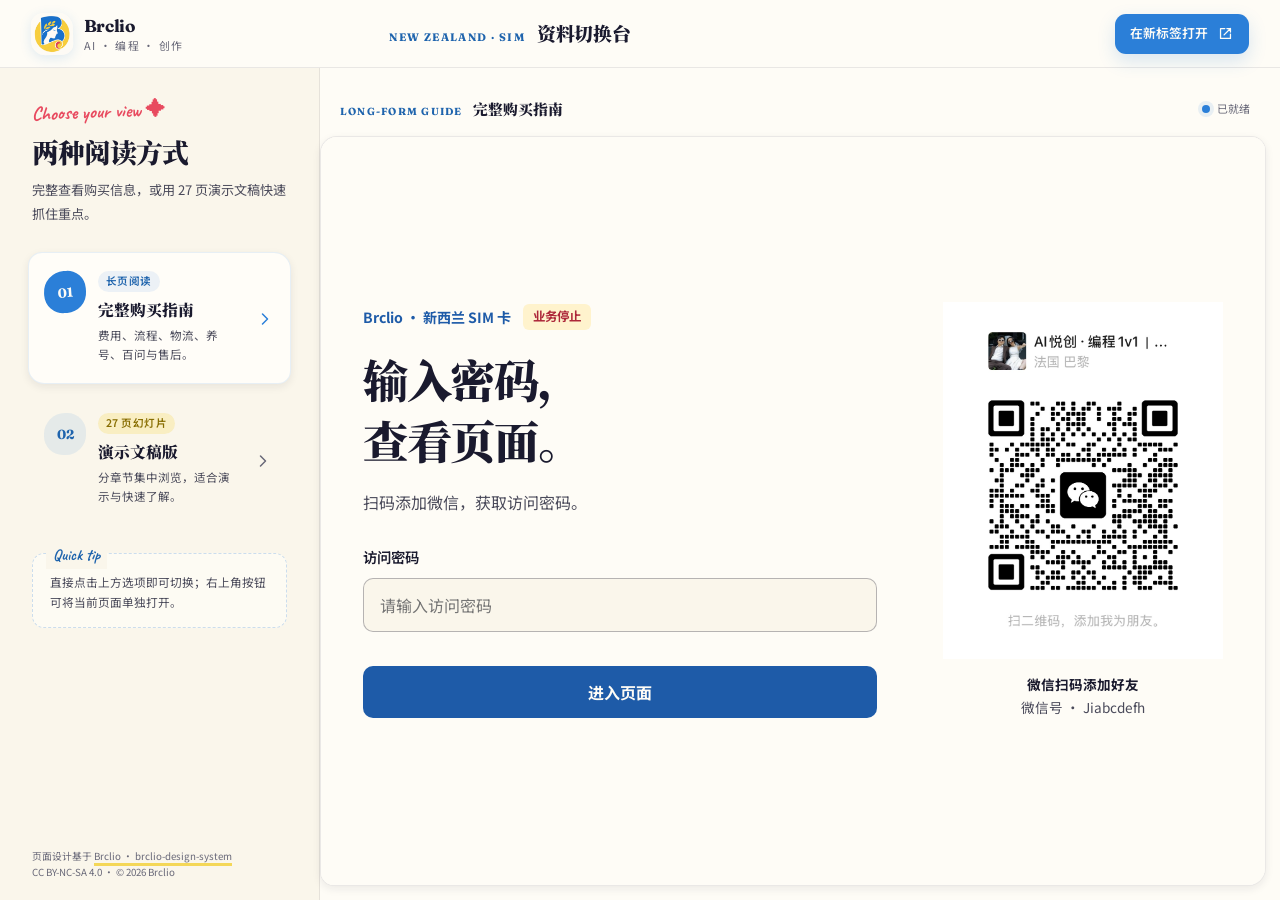
<file: new-zealand-sim-card/index.html>
<!DOCTYPE html>
<html lang="zh-CN">
<head>
  <meta charset="UTF-8">
  <meta name="viewport" content="width=device-width, initial-scale=1.0, viewport-fit=cover">
  <meta name="description" content="新西兰实体 SIM 卡资料入口，可在完整购买指南与 27 页演示文稿之间快速切换。">
  <meta name="theme-color" content="#fefcf6">
  <title>新西兰实体 SIM 卡｜资料入口</title>
  <link rel="icon" href="assets/brand/brclio-logo.png">
  <link rel="preconnect" href="https://fonts.googleapis.com">
  <link rel="preconnect" href="https://fonts.gstatic.com" crossorigin>
  <link href="https://fonts.googleapis.com/css2?family=Caveat:wght@600;700&amp;family=Fraunces:opsz,wght@9..144,600;9..144,700&amp;family=Noto+Sans+SC:wght@400;500;600;700&amp;family=Noto+Serif+SC:wght@700;900&amp;display=swap" rel="stylesheet">
  <link rel="stylesheet" href="../assets/ui/back-to-top.css">
  <script src="../assets/ui/back-to-top.js" defer></script>
  <style>
    :root {
      --_esther-ds: "esthersjw-v1";
      --blue: #2b7fd8;
      --blue-deep: #1f64ad;
      --yellow: #f4d758;
      --red: #e84a5f;
      --cream: #fefcf6;
      --cream-deep: #faf6eb;
      --paper: #fffdf8;
      --ink: #1a1a2e;
      --ink-light: #4a4a5a;
      --ink-faint: #686878;
      --border: rgba(26, 26, 46, 0.09);
      --shadow-soft: 0 3px 8px rgba(26, 26, 46, 0.08);
      --header-height: 68px;
    }

    *, *::before, *::after {
      box-sizing: border-box;
      margin: 0;
      padding: 0;
    }

    html {
      background: var(--cream);
    }

    body {
      min-width: 320px;
      min-height: 100vh;
      min-height: 100dvh;
      overflow: hidden;
      color: var(--ink);
      background: var(--cream);
      font-family: "Noto Sans SC", -apple-system, BlinkMacSystemFont, "PingFang SC", "Microsoft YaHei", sans-serif;
      font-size: 15px;
      line-height: 1.6;
      text-rendering: optimizeLegibility;
      -webkit-font-smoothing: antialiased;
    }

    button,
    a {
      font: inherit;
      -webkit-tap-highlight-color: transparent;
    }

    button:focus-visible,
    a:focus-visible,
    iframe:focus-visible {
      outline: 3px solid rgba(43, 127, 216, 0.32);
      outline-offset: 3px;
    }

    ::selection {
      color: var(--ink);
      background: var(--yellow);
    }

    h1,
    h2,
    h3 {
      text-wrap: balance;
    }

    p {
      text-wrap: pretty;
    }

    .app-header {
      position: relative;
      z-index: 20;
      height: var(--header-height);
      display: grid;
      grid-template-columns: minmax(210px, 320px) 1fr auto;
      align-items: center;
      gap: clamp(18px, 3vw, 44px);
      padding: 0 clamp(16px, 2.4vw, 34px);
      background: var(--cream);
      border-bottom: 1px solid var(--border);
    }

    .brand {
      min-width: 0;
      display: inline-flex;
      align-items: center;
      gap: 11px;
      color: var(--ink);
      text-decoration: none;
    }

    .brand-mark {
      width: 42px;
      height: 42px;
      flex: 0 0 42px;
      overflow: hidden;
      border-radius: 12px 15px 11px 14px;
      box-shadow: 0 3px 12px rgba(43, 127, 216, 0.15);
      transform: rotate(-1.5deg);
    }

    .brand-mark img {
      width: 100%;
      height: 100%;
      display: block;
      object-fit: cover;
    }

    .brand-copy {
      min-width: 0;
      display: flex;
      flex-direction: column;
      line-height: 1.12;
    }

    .brand-copy strong {
      font-family: "Fraunces", "Noto Serif SC", serif;
      font-size: 1.08rem;
      font-weight: 700;
      letter-spacing: -0.02em;
    }

    .brand-copy small {
      margin-top: 4px;
      overflow: hidden;
      color: var(--ink-faint);
      font-size: 0.68rem;
      letter-spacing: 0.12em;
      text-overflow: ellipsis;
      white-space: nowrap;
    }

    .header-title {
      min-width: 0;
      display: flex;
      align-items: baseline;
      gap: 12px;
    }

    .header-title h1 {
      overflow: hidden;
      font-family: "Noto Serif SC", serif;
      font-size: clamp(1rem, 1.6vw, 1.18rem);
      font-weight: 900;
      letter-spacing: -0.02em;
      text-overflow: ellipsis;
      white-space: nowrap;
    }

    .header-title span {
      flex: 0 0 auto;
      color: var(--blue-deep);
      font-family: "Fraunces", serif;
      font-size: 0.68rem;
      font-weight: 700;
      letter-spacing: 0.13em;
      text-transform: uppercase;
    }

    .open-link {
      display: inline-flex;
      align-items: center;
      justify-content: center;
      gap: 9px;
      min-height: 40px;
      padding: 9px 15px;
      border-radius: 11px;
      color: var(--cream);
      background: var(--blue);
      box-shadow: 0 7px 18px rgba(43, 127, 216, 0.18);
      font-size: 0.8rem;
      font-weight: 600;
      text-decoration: none;
      transition: transform 180ms ease, box-shadow 180ms ease, background-color 180ms ease;
    }

    .open-link:hover {
      background: var(--blue-deep);
      box-shadow: 0 10px 22px rgba(43, 127, 216, 0.24);
      transform: translateY(-2px);
    }

    .open-link svg {
      width: 17px;
      height: 17px;
      fill: none;
      stroke: currentColor;
      stroke-linecap: round;
      stroke-linejoin: round;
      stroke-width: 1.8;
    }

    .app-shell {
      height: calc(100vh - var(--header-height));
      height: calc(100dvh - var(--header-height));
      display: grid;
      grid-template-columns: minmax(270px, 320px) minmax(0, 1fr);
      overflow: hidden;
    }

    .doc-sidebar {
      min-height: 0;
      display: flex;
      flex-direction: column;
      padding: clamp(22px, 3vh, 34px) clamp(18px, 2.2vw, 28px) 20px;
      overflow-y: auto;
      background: var(--cream-deep);
      border-right: 1px solid var(--border);
    }

    .sidebar-intro {
      padding: 2px 4px clamp(20px, 3vh, 30px);
    }

    .hand-note {
      display: inline-block;
      color: var(--red);
      font-family: "Caveat", cursive;
      font-size: clamp(1rem, 1.7vw, 1.2rem);
      font-weight: 700;
      transform: rotate(-2deg);
    }

    .sidebar-intro h2 {
      margin-top: 7px;
      font-family: "Noto Serif SC", serif;
      font-size: clamp(1.36rem, 2.1vw, 1.74rem);
      font-weight: 900;
      line-height: 1.25;
      letter-spacing: -0.04em;
    }

    .sidebar-intro p {
      margin-top: 10px;
      color: var(--ink-light);
      font-size: 0.82rem;
      line-height: 1.78;
    }

    .doc-tabs {
      display: flex;
      flex-direction: column;
      gap: 10px;
    }

    .doc-tab {
      width: 100%;
      min-height: 132px;
      display: grid;
      grid-template-columns: 42px minmax(0, 1fr) 22px;
      align-items: start;
      gap: 12px;
      padding: 18px 15px 17px;
      border: 1px solid transparent;
      border-radius: 14px 17px 13px 16px;
      color: var(--ink);
      background: transparent;
      cursor: pointer;
      text-align: left;
      transition: transform 180ms ease, background-color 180ms ease, box-shadow 180ms ease, border-color 180ms ease;
    }

    .doc-tab:hover {
      background: rgba(244, 215, 88, 0.2);
      transform: translateX(3px);
    }

    .doc-tab.is-active {
      background: var(--paper);
      border-color: rgba(43, 127, 216, 0.11);
      box-shadow: var(--shadow-soft);
    }

    .tab-index {
      width: 42px;
      height: 42px;
      display: inline-flex;
      align-items: center;
      justify-content: center;
      border-radius: 50% 44% 48% 45%;
      color: var(--blue-deep);
      background: rgba(43, 127, 216, 0.1);
      font-family: "Fraunces", serif;
      font-size: 0.82rem;
      font-weight: 700;
      transition: color 180ms ease, background-color 180ms ease, transform 180ms ease;
    }

    .doc-tab.is-active .tab-index {
      color: var(--cream);
      background: var(--blue);
      transform: rotate(-4deg);
    }

    .tab-copy {
      min-width: 0;
      display: flex;
      flex-direction: column;
    }

    .tab-badge {
      width: max-content;
      max-width: 100%;
      margin-bottom: 7px;
      padding: 2px 8px;
      border-radius: 999px;
      color: var(--blue-deep);
      background: rgba(43, 127, 216, 0.09);
      font-size: 0.66rem;
      font-weight: 600;
      letter-spacing: 0.04em;
    }

    .doc-tab[data-doc="slides"] .tab-badge {
      color: #876d00;
      background: rgba(244, 215, 88, 0.28);
    }

    .tab-copy strong {
      font-family: "Noto Serif SC", serif;
      font-size: 0.98rem;
      font-weight: 900;
      line-height: 1.35;
    }

    .tab-copy small {
      margin-top: 6px;
      color: var(--ink-light);
      font-size: 0.72rem;
      line-height: 1.62;
    }

    .tab-arrow {
      width: 20px;
      height: 20px;
      margin-top: 38px;
      fill: none;
      stroke: var(--ink-faint);
      stroke-linecap: round;
      stroke-linejoin: round;
      stroke-width: 1.8;
      transition: stroke 180ms ease, transform 180ms ease;
    }

    .doc-tab:hover .tab-arrow,
    .doc-tab.is-active .tab-arrow {
      stroke: var(--blue);
      transform: translateX(2px);
    }

    .sidebar-tip {
      position: relative;
      margin: clamp(20px, 3vh, 30px) 4px 0;
      padding: 18px 17px 15px;
      border: 1.5px dashed rgba(43, 127, 216, 0.24);
      border-radius: 12px;
      color: var(--ink-light);
      background: rgba(255, 253, 248, 0.62);
      font-size: 0.73rem;
      line-height: 1.7;
    }

    .sidebar-tip strong {
      position: absolute;
      top: -12px;
      left: 13px;
      padding: 0 7px;
      color: var(--blue-deep);
      background: var(--cream-deep);
      font-family: "Caveat", cursive;
      font-size: 1rem;
      font-weight: 700;
    }

    .sidebar-credit {
      margin-top: auto;
      padding: clamp(22px, 4vh, 40px) 4px 0;
      color: var(--ink-faint);
      font-size: 0.61rem;
      line-height: 1.65;
    }

    .sidebar-credit a {
      color: inherit;
      text-decoration-color: var(--yellow);
      text-decoration-thickness: 3px;
      text-underline-offset: 3px;
    }

    .sidebar-credit a:hover {
      color: var(--ink);
      background: var(--yellow);
      text-decoration: none;
    }

    .viewer {
      min-width: 0;
      min-height: 0;
      display: grid;
      grid-template-rows: 54px minmax(0, 1fr);
      padding: 14px 14px 14px 0;
      background: var(--cream);
    }

    .viewer-toolbar {
      min-width: 0;
      display: flex;
      align-items: center;
      justify-content: space-between;
      gap: 20px;
      padding: 0 16px 0 20px;
    }

    .viewer-heading {
      min-width: 0;
      display: flex;
      align-items: baseline;
      gap: 11px;
    }

    .viewer-kicker {
      flex: 0 0 auto;
      color: var(--blue-deep);
      font-family: "Fraunces", serif;
      font-size: 0.64rem;
      font-weight: 700;
      letter-spacing: 0.12em;
      text-transform: uppercase;
    }

    .viewer-heading strong {
      overflow: hidden;
      font-family: "Noto Serif SC", serif;
      font-size: 0.92rem;
      font-weight: 900;
      text-overflow: ellipsis;
      white-space: nowrap;
    }

    .viewer-status {
      flex: 0 0 auto;
      display: inline-flex;
      align-items: center;
      gap: 7px;
      color: var(--ink-faint);
      font-size: 0.68rem;
    }

    .status-mark {
      width: 8px;
      height: 8px;
      border-radius: 50%;
      background: var(--blue);
      box-shadow: 0 0 0 4px rgba(43, 127, 216, 0.1);
    }

    .viewer-status.is-loading .status-mark {
      background: var(--yellow);
      box-shadow: 0 0 0 4px rgba(244, 215, 88, 0.2);
    }

    .frame-wrap {
      position: relative;
      min-width: 0;
      min-height: 0;
      overflow: hidden;
      border: 1px solid var(--border);
      border-radius: 17px 15px 18px 14px;
      background: var(--paper);
      box-shadow: var(--shadow-soft);
    }

    .document-frame {
      width: 100%;
      height: 100%;
      display: block;
      border: 0;
      background: var(--cream);
    }

    .loading-card {
      position: absolute;
      inset: 0;
      z-index: 5;
      display: grid;
      place-items: center;
      background: var(--paper);
      opacity: 0;
      pointer-events: none;
      transition: opacity 160ms ease;
    }

    .frame-wrap.is-loading .loading-card {
      opacity: 1;
      pointer-events: auto;
    }

    .loading-inner {
      display: flex;
      align-items: center;
      gap: 17px;
      padding: 20px;
      color: var(--ink-light);
    }

    .loading-number {
      font-family: "Fraunces", serif;
      font-size: clamp(2.7rem, 7vw, 5.2rem);
      font-weight: 700;
      line-height: 0.9;
      color: rgba(43, 127, 216, 0.15);
    }

    .loading-copy strong {
      display: block;
      font-family: "Noto Serif SC", serif;
      font-size: 1rem;
      font-weight: 900;
    }

    .loading-copy span {
      display: block;
      margin-top: 4px;
      color: var(--ink-faint);
      font-size: 0.72rem;
    }

    .route-fallback {
      display: none;
    }

    @media (max-width: 900px) {
      :root {
        --header-height: 64px;
      }

      .app-header {
        grid-template-columns: minmax(0, 1fr) auto;
        gap: 12px;
      }

      .header-title {
        display: none;
      }

      .open-link span {
        position: absolute;
        width: 1px;
        height: 1px;
        padding: 0;
        margin: -1px;
        overflow: hidden;
        clip: rect(0, 0, 0, 0);
        white-space: nowrap;
        border: 0;
      }

      .open-link {
        width: 42px;
        height: 42px;
        padding: 0;
        border-radius: 50%;
      }

      .app-shell {
        grid-template-columns: 1fr;
        grid-template-rows: auto minmax(0, 1fr);
      }

      .doc-sidebar {
        display: block;
        padding: 10px 12px 11px;
        overflow: hidden;
        border-right: 0;
        border-bottom: 1px solid var(--border);
      }

      .sidebar-intro,
      .sidebar-tip,
      .sidebar-credit {
        display: none;
      }

      .doc-tabs {
        display: grid;
        grid-template-columns: repeat(2, minmax(0, 1fr));
        gap: 8px;
      }

      .doc-tab {
        min-height: 68px;
        grid-template-columns: 34px minmax(0, 1fr);
        gap: 9px;
        padding: 10px 12px;
        border-radius: 12px;
      }

      .doc-tab:hover {
        transform: none;
      }

      .tab-index {
        width: 34px;
        height: 34px;
        margin-top: 1px;
        font-size: 0.7rem;
      }

      .tab-badge,
      .tab-copy small,
      .tab-arrow {
        display: none;
      }

      .tab-copy strong {
        align-self: center;
        font-size: clamp(0.78rem, 2.6vw, 0.9rem);
      }

      .viewer {
        grid-template-rows: 44px minmax(0, 1fr);
        padding: 6px 8px 8px;
      }

      .viewer-toolbar {
        padding: 0 8px;
      }
    }

    @media (max-width: 600px) {
      .app-header {
        padding: 0 12px;
      }

      .brand-mark {
        width: 38px;
        height: 38px;
        flex-basis: 38px;
      }

      .brand-copy strong {
        font-size: 1rem;
      }

      .brand-copy small {
        font-size: 0.62rem;
      }

      .doc-sidebar {
        padding: 8px;
      }

      .doc-tabs {
        gap: 6px;
      }

      .doc-tab {
        min-height: 58px;
        grid-template-columns: 30px minmax(0, 1fr);
        gap: 7px;
        padding: 8px;
      }

      .tab-index {
        width: 30px;
        height: 30px;
      }

      .viewer-kicker {
        display: none;
      }

      .viewer-heading strong {
        font-size: 0.8rem;
      }

      .viewer-status {
        font-size: 0.62rem;
      }

      .frame-wrap {
        border-radius: 12px;
      }
    }

    @media (prefers-reduced-motion: reduce) {
      *, *::before, *::after {
        scroll-behavior: auto !important;
        transition-duration: 0.01ms !important;
      }
    }
  </style>
</head>
<body>
  <header class="app-header">
    <a class="brand" href="https://brclio-docs.brclio.com/" aria-label="返回 Brclio 知识库首页">
      <span class="brand-mark"><img src="assets/brand/brclio-logo.png" alt=""></span>
      <span class="brand-copy">
        <strong>Brclio</strong>
        <small>AI · 编程 · 创作</small>
      </span>
    </a>

    <div class="header-title">
      <span>New Zealand · SIM</span>
      <h1>资料切换台</h1>
    </div>

    <a class="open-link" id="openActive" href="./new-zealand-sim-card-sales.html" target="_blank" rel="noreferrer">
      <span>在新标签打开</span>
      <svg viewBox="0 0 24 24" aria-hidden="true"><path d="M14 5h5v5M10 14 19 5M19 13v6H5V5h6"></path></svg>
    </a>
  </header>

  <div class="app-shell">
    <aside class="doc-sidebar" aria-label="阅读方式">
      <div class="sidebar-intro">
        <span class="hand-note">Choose your view ✦</span>
        <h2>两种阅读方式</h2>
        <p>完整查看购买信息，或用 27 页演示文稿快速抓住重点。</p>
      </div>

      <div class="doc-tabs" role="tablist" aria-label="切换资料版本" aria-orientation="vertical">
        <button class="doc-tab is-active" id="tab-guide" type="button" role="tab" aria-selected="true" aria-controls="documentPanel" tabindex="0" data-doc="guide">
          <span class="tab-index">01</span>
          <span class="tab-copy">
            <span class="tab-badge">长页阅读</span>
            <strong>完整购买指南</strong>
            <small>费用、流程、物流、养号、百问与售后。</small>
          </span>
          <svg class="tab-arrow" viewBox="0 0 24 24" aria-hidden="true"><path d="m9 18 6-6-6-6"></path></svg>
        </button>

        <button class="doc-tab" id="tab-slides" type="button" role="tab" aria-selected="false" aria-controls="documentPanel" tabindex="-1" data-doc="slides">
          <span class="tab-index">02</span>
          <span class="tab-copy">
            <span class="tab-badge">27 页幻灯片</span>
            <strong>演示文稿版</strong>
            <small>分章节集中浏览，适合演示与快速了解。</small>
          </span>
          <svg class="tab-arrow" viewBox="0 0 24 24" aria-hidden="true"><path d="m9 18 6-6-6-6"></path></svg>
        </button>
      </div>

      <div class="sidebar-tip">
        <strong>Quick tip</strong>
        直接点击上方选项即可切换；右上角按钮可将当前页面单独打开。
      </div>

      <div class="sidebar-credit">
        页面设计基于 <a href="https://github.com/AndersonHJB/CodexSkills/" target="_blank" rel="noreferrer">Brclio · brclio-design-system</a><br>
        CC BY-NC-SA 4.0 · © 2026 Brclio
      </div>
    </aside>

    <main class="viewer" id="documentPanel" role="tabpanel" aria-labelledby="tab-guide">
      <div class="viewer-toolbar">
        <div class="viewer-heading">
          <span class="viewer-kicker" id="viewerKicker">Long-form guide</span>
          <strong id="viewerTitle">完整购买指南</strong>
        </div>
        <div class="viewer-status is-loading" id="viewerStatus" role="status" aria-live="polite">
          <span class="status-mark" aria-hidden="true"></span>
          <span id="statusText">正在载入</span>
        </div>
      </div>

      <div class="frame-wrap is-loading" id="frameWrap">
        <div class="loading-card" aria-hidden="true">
          <div class="loading-inner">
            <span class="loading-number" id="loadingNumber">01</span>
            <span class="loading-copy">
              <strong id="loadingTitle">完整购买指南</strong>
              <span>正在打开资料，请稍候。</span>
            </span>
          </div>
        </div>
        <iframe
          class="document-frame"
          id="documentFrame"
          src="./new-zealand-sim-card-sales.html"
          title="完整购买指南"
          loading="eager"
        ></iframe>
        <noscript>
          <div class="route-fallback">
            <a href="./new-zealand-sim-card-sales.html">打开完整购买指南</a>
            <a href="./new-zealand-sim-card-tutorial-ppt.html">打开 27 页演示文稿</a>
          </div>
        </noscript>
      </div>
    </main>
  </div>

  <script>
    (() => {
      const documents = {
        guide: {
          src: './new-zealand-sim-card-sales.html',
          title: '完整购买指南',
          kicker: 'Long-form guide',
          number: '01'
        },
        slides: {
          src: './new-zealand-sim-card-tutorial-ppt.html',
          title: '演示文稿版',
          kicker: '27-page presentation',
          number: '02'
        }
      };

      const tabs = [...document.querySelectorAll('[data-doc]')];
      const panel = document.getElementById('documentPanel');
      const frame = document.getElementById('documentFrame');
      const frameWrap = document.getElementById('frameWrap');
      const openActive = document.getElementById('openActive');
      const viewerTitle = document.getElementById('viewerTitle');
      const viewerKicker = document.getElementById('viewerKicker');
      const viewerStatus = document.getElementById('viewerStatus');
      const statusText = document.getElementById('statusText');
      const loadingNumber = document.getElementById('loadingNumber');
      const loadingTitle = document.getElementById('loadingTitle');
      let activeKey = 'guide';

      function setLoading(isLoading) {
        frameWrap.classList.toggle('is-loading', isLoading);
        viewerStatus.classList.toggle('is-loading', isLoading);
        statusText.textContent = isLoading ? '正在载入' : '已就绪';
      }

      function selectDocument(key, options = {}) {
        const next = documents[key] || documents.guide;
        const nextKey = documents[key] ? key : 'guide';
        const shouldReload = activeKey !== nextKey || frame.getAttribute('src') !== next.src;

        activeKey = nextKey;
        tabs.forEach((tab) => {
          const selected = tab.dataset.doc === nextKey;
          tab.classList.toggle('is-active', selected);
          tab.setAttribute('aria-selected', String(selected));
          tab.tabIndex = selected ? 0 : -1;
        });

        const activeTab = document.querySelector(`[data-doc="${nextKey}"]`);
        panel.setAttribute('aria-labelledby', activeTab.id);
        viewerTitle.textContent = next.title;
        viewerKicker.textContent = next.kicker;
        loadingNumber.textContent = next.number;
        loadingTitle.textContent = next.title;
        openActive.href = next.src;
        openActive.setAttribute('aria-label', `在新标签打开${next.title}`);
        frame.title = next.title;

        if (shouldReload) {
          setLoading(true);
          frame.src = next.src;
        }

        const nextHash = `#${nextKey}`;
        if (window.location.hash !== nextHash) {
          const method = options.pushHistory ? 'pushState' : 'replaceState';
          window.history[method](null, '', nextHash);
        }

        if (options.focusTab) {
          activeTab.focus();
        }
      }

      tabs.forEach((tab, index) => {
        tab.addEventListener('click', () => {
          selectDocument(tab.dataset.doc, { pushHistory: true });
        });

        tab.addEventListener('keydown', (event) => {
          if (!['ArrowUp', 'ArrowDown', 'ArrowLeft', 'ArrowRight', 'Home', 'End'].includes(event.key)) return;
          event.preventDefault();

          let nextIndex = index;
          if (event.key === 'Home') nextIndex = 0;
          if (event.key === 'End') nextIndex = tabs.length - 1;
          if (event.key === 'ArrowDown' || event.key === 'ArrowRight') nextIndex = (index + 1) % tabs.length;
          if (event.key === 'ArrowUp' || event.key === 'ArrowLeft') nextIndex = (index - 1 + tabs.length) % tabs.length;

          selectDocument(tabs[nextIndex].dataset.doc, { pushHistory: true, focusTab: true });
        });
      });

      frame.addEventListener('load', () => setLoading(false));

      window.addEventListener('hashchange', () => {
        const key = window.location.hash.slice(1);
        if (documents[key] && key !== activeKey) selectDocument(key);
      });

      const initialKey = window.location.hash.slice(1);
      selectDocument(documents[initialKey] ? initialKey : 'guide');
    })();
  </script>

  <!-- © ESTHER不二 esthersjw/esther-design-system · CC BY-NC-SA 4.0 -->
  <section style="position:absolute;left:-9999px;font-size:0;line-height:0;opacity:0;height:0;overflow:hidden;">esthersjw-design-system</section>
</body>
</html>
</file>
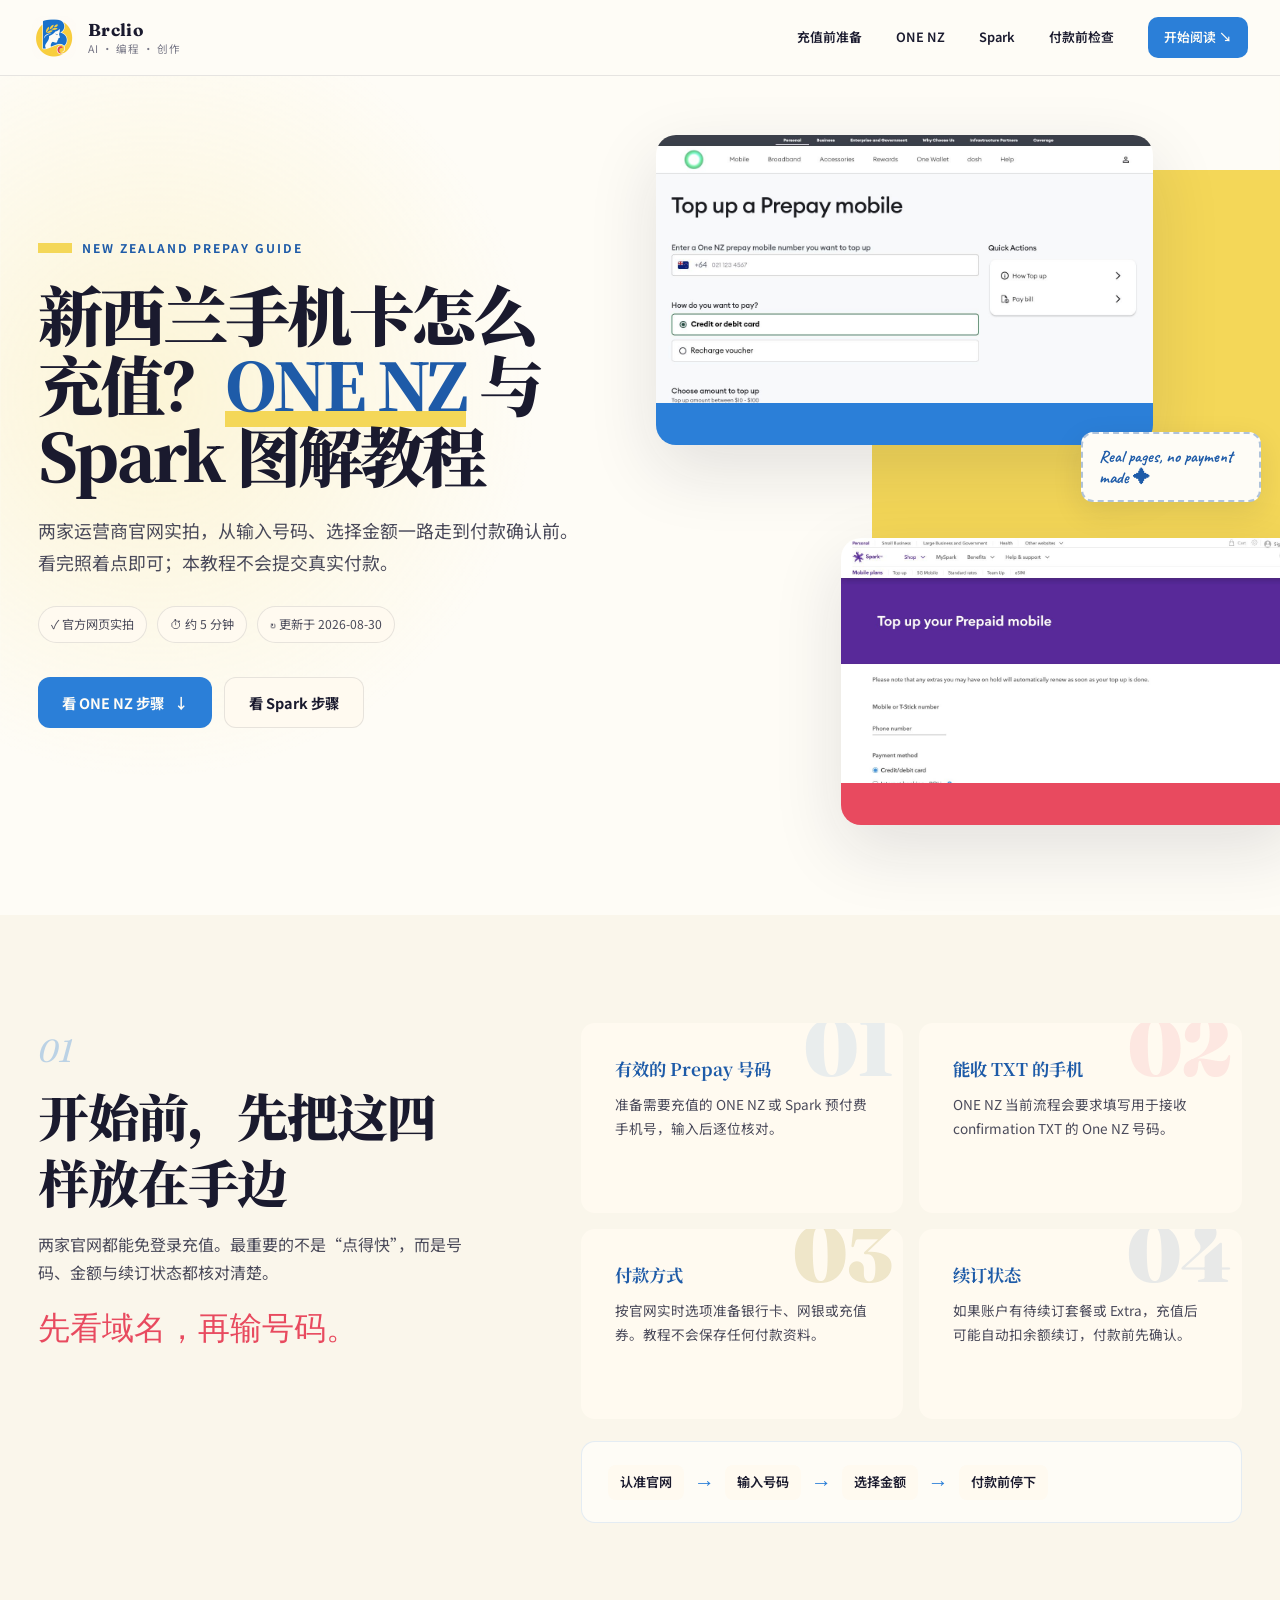
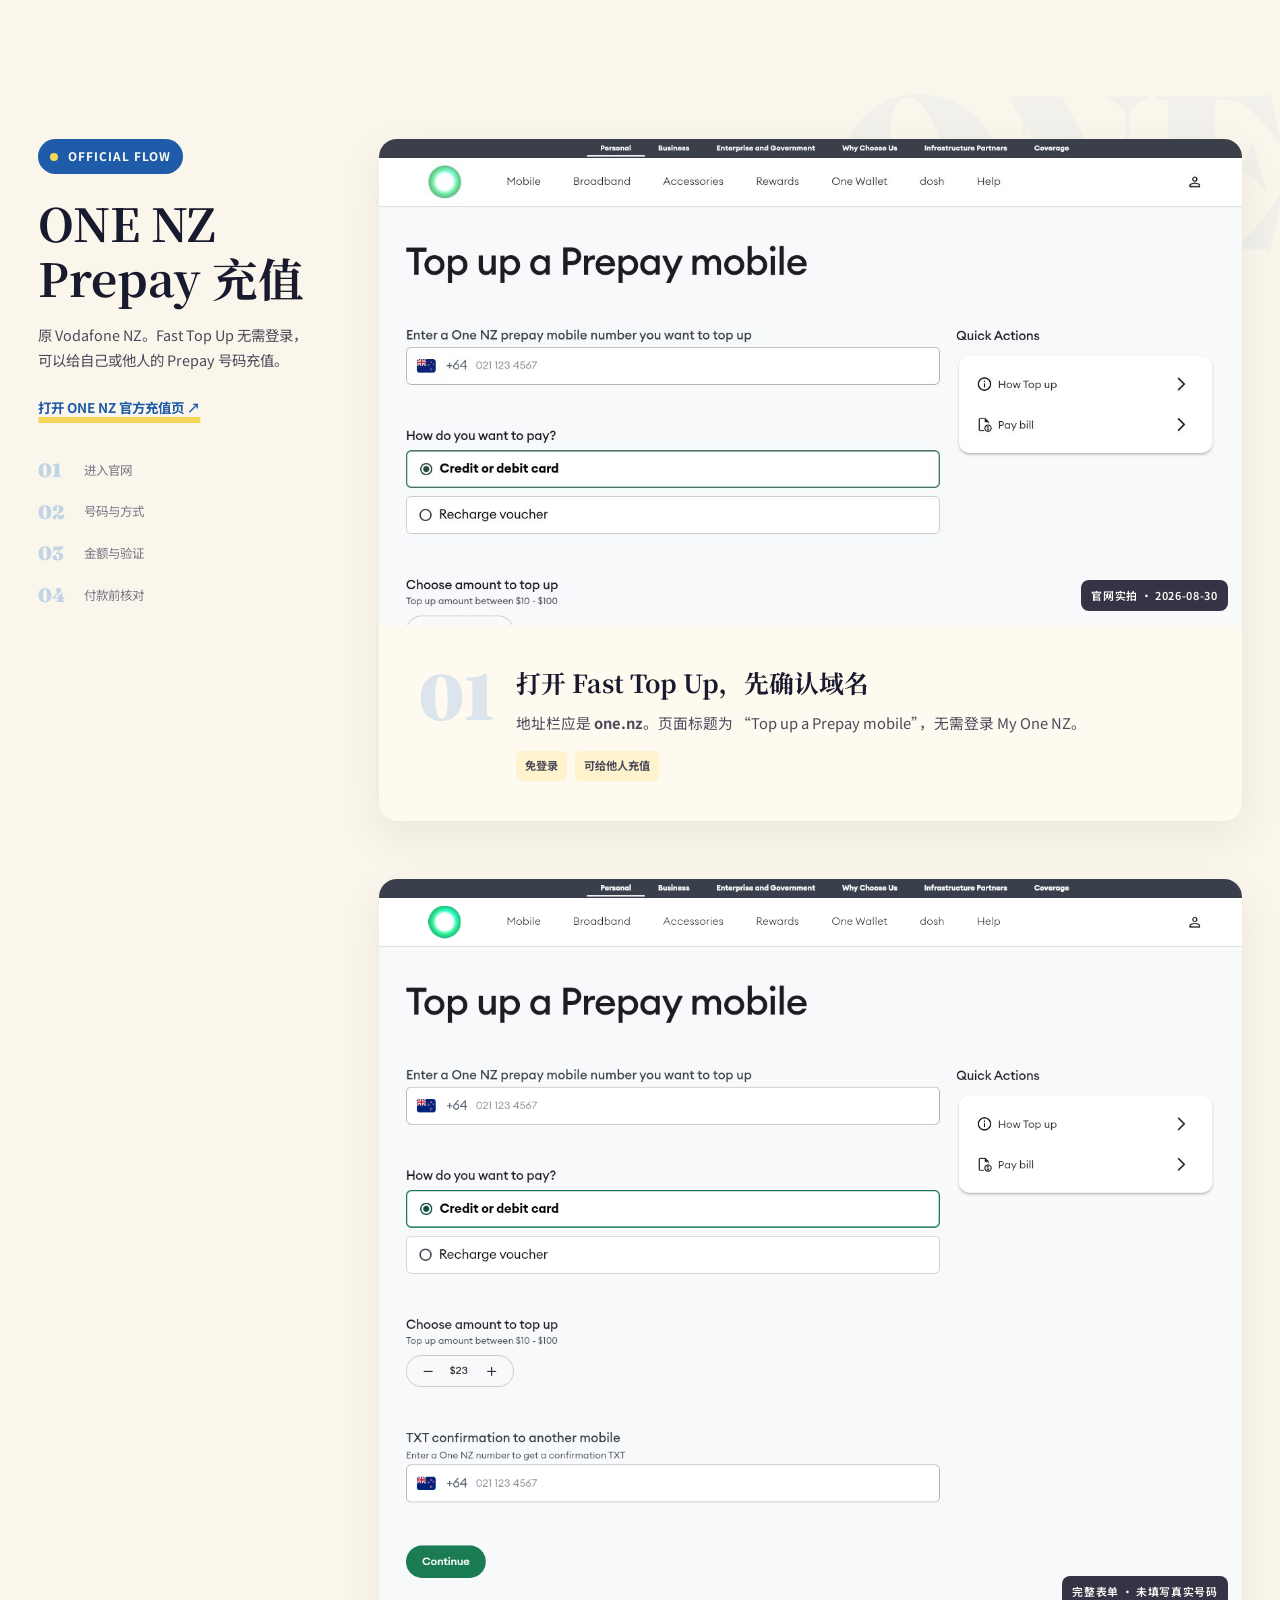
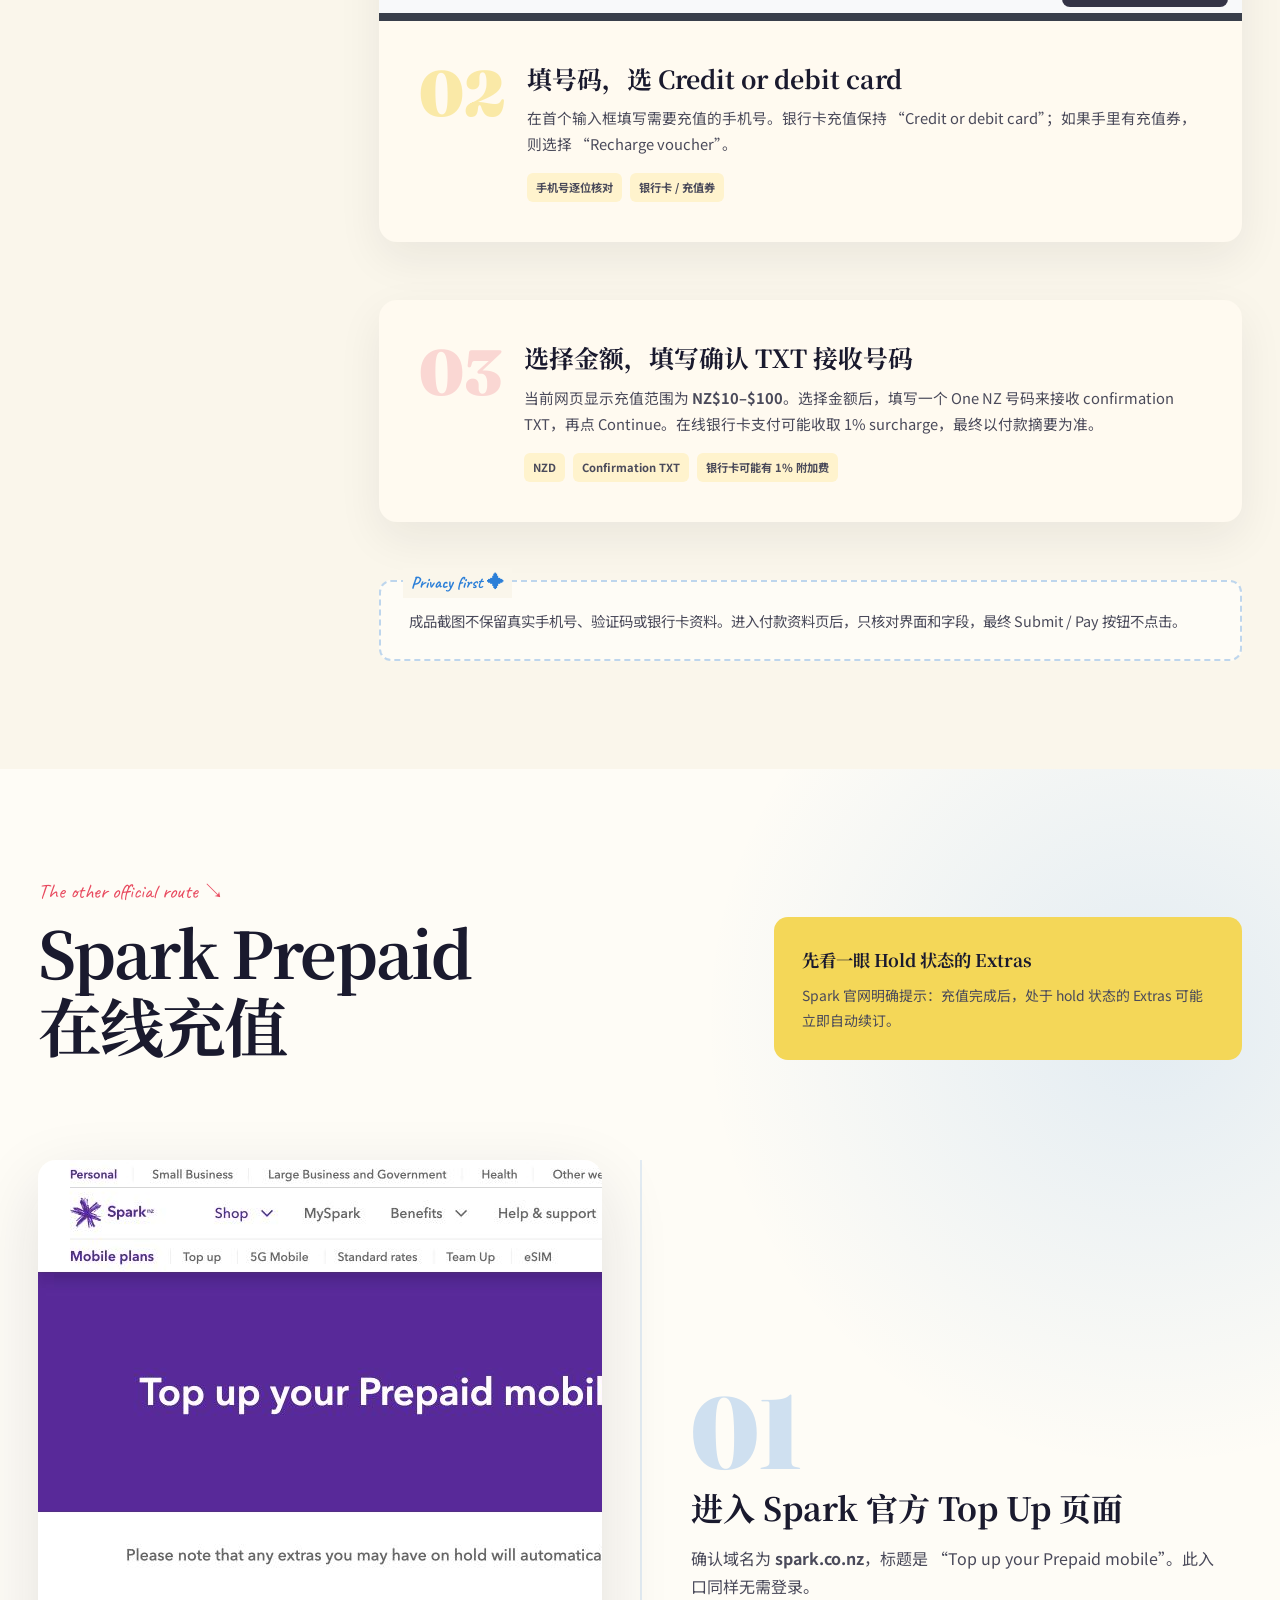
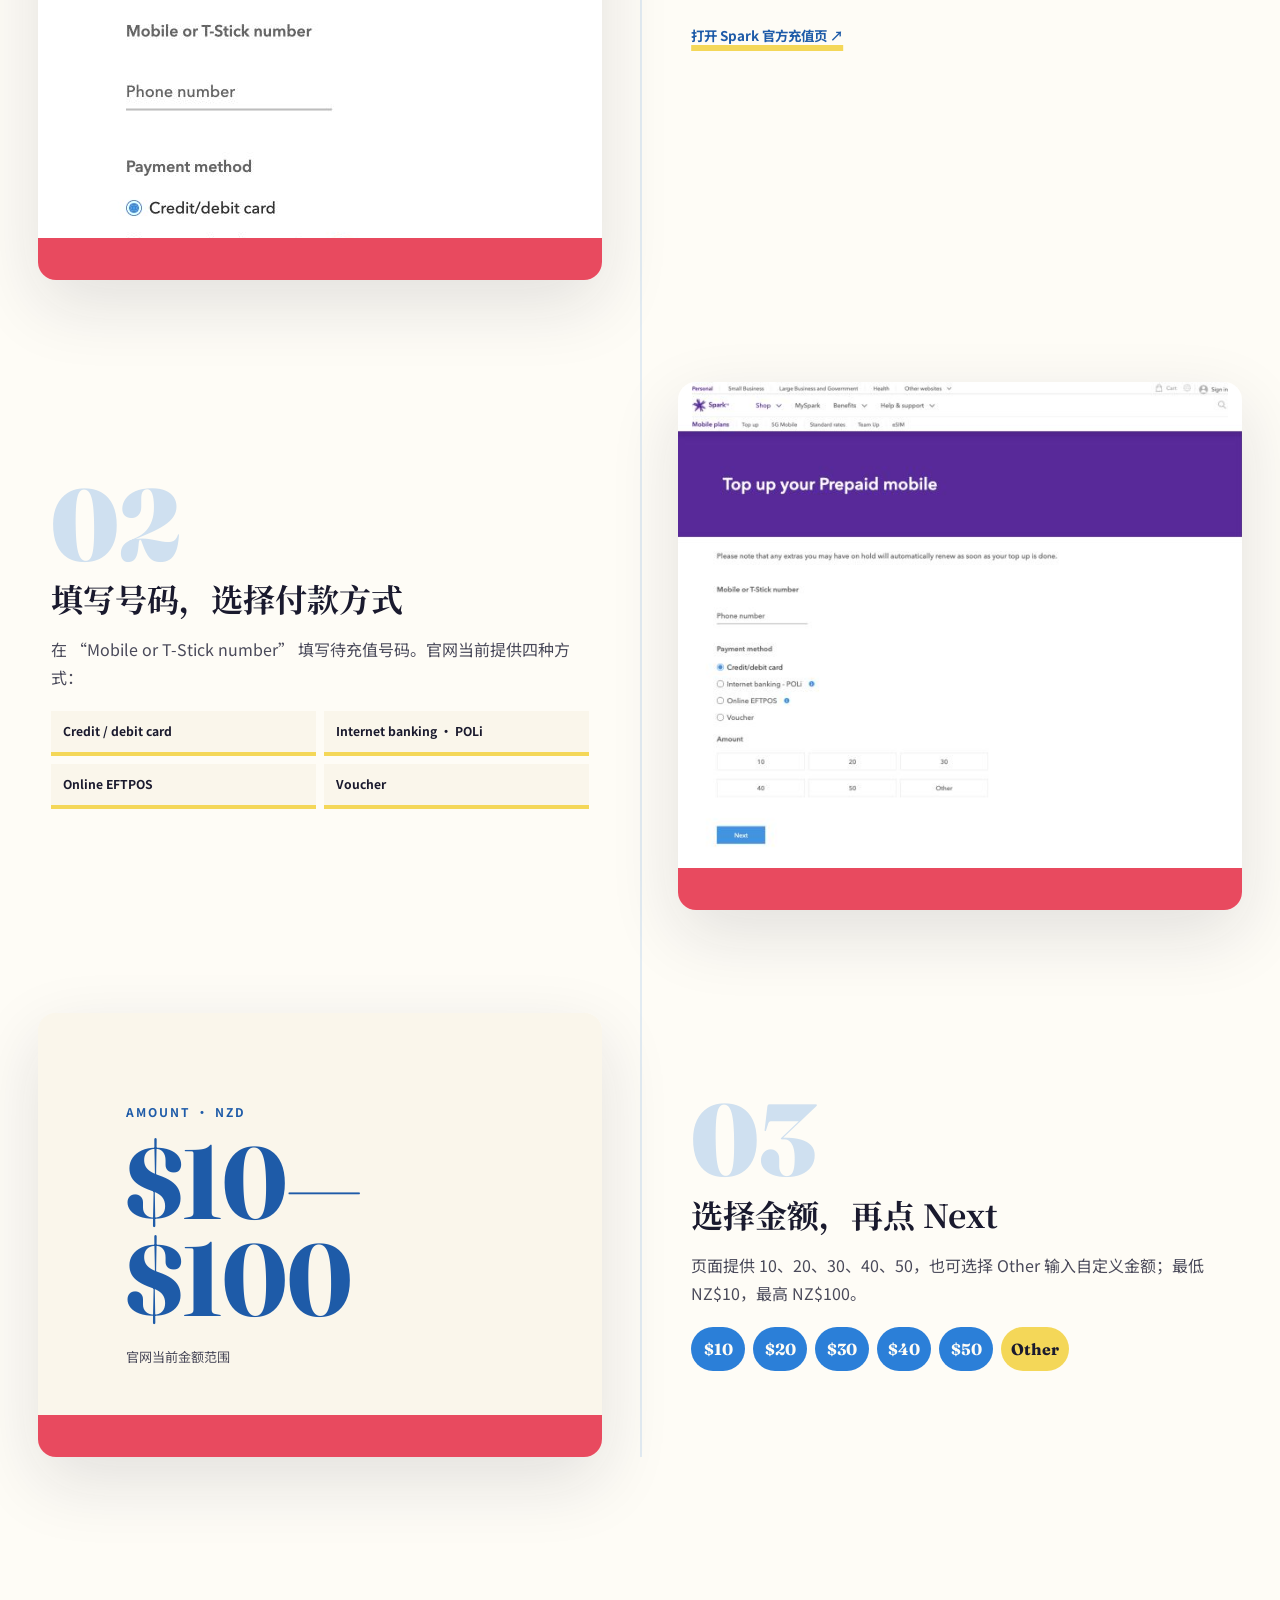
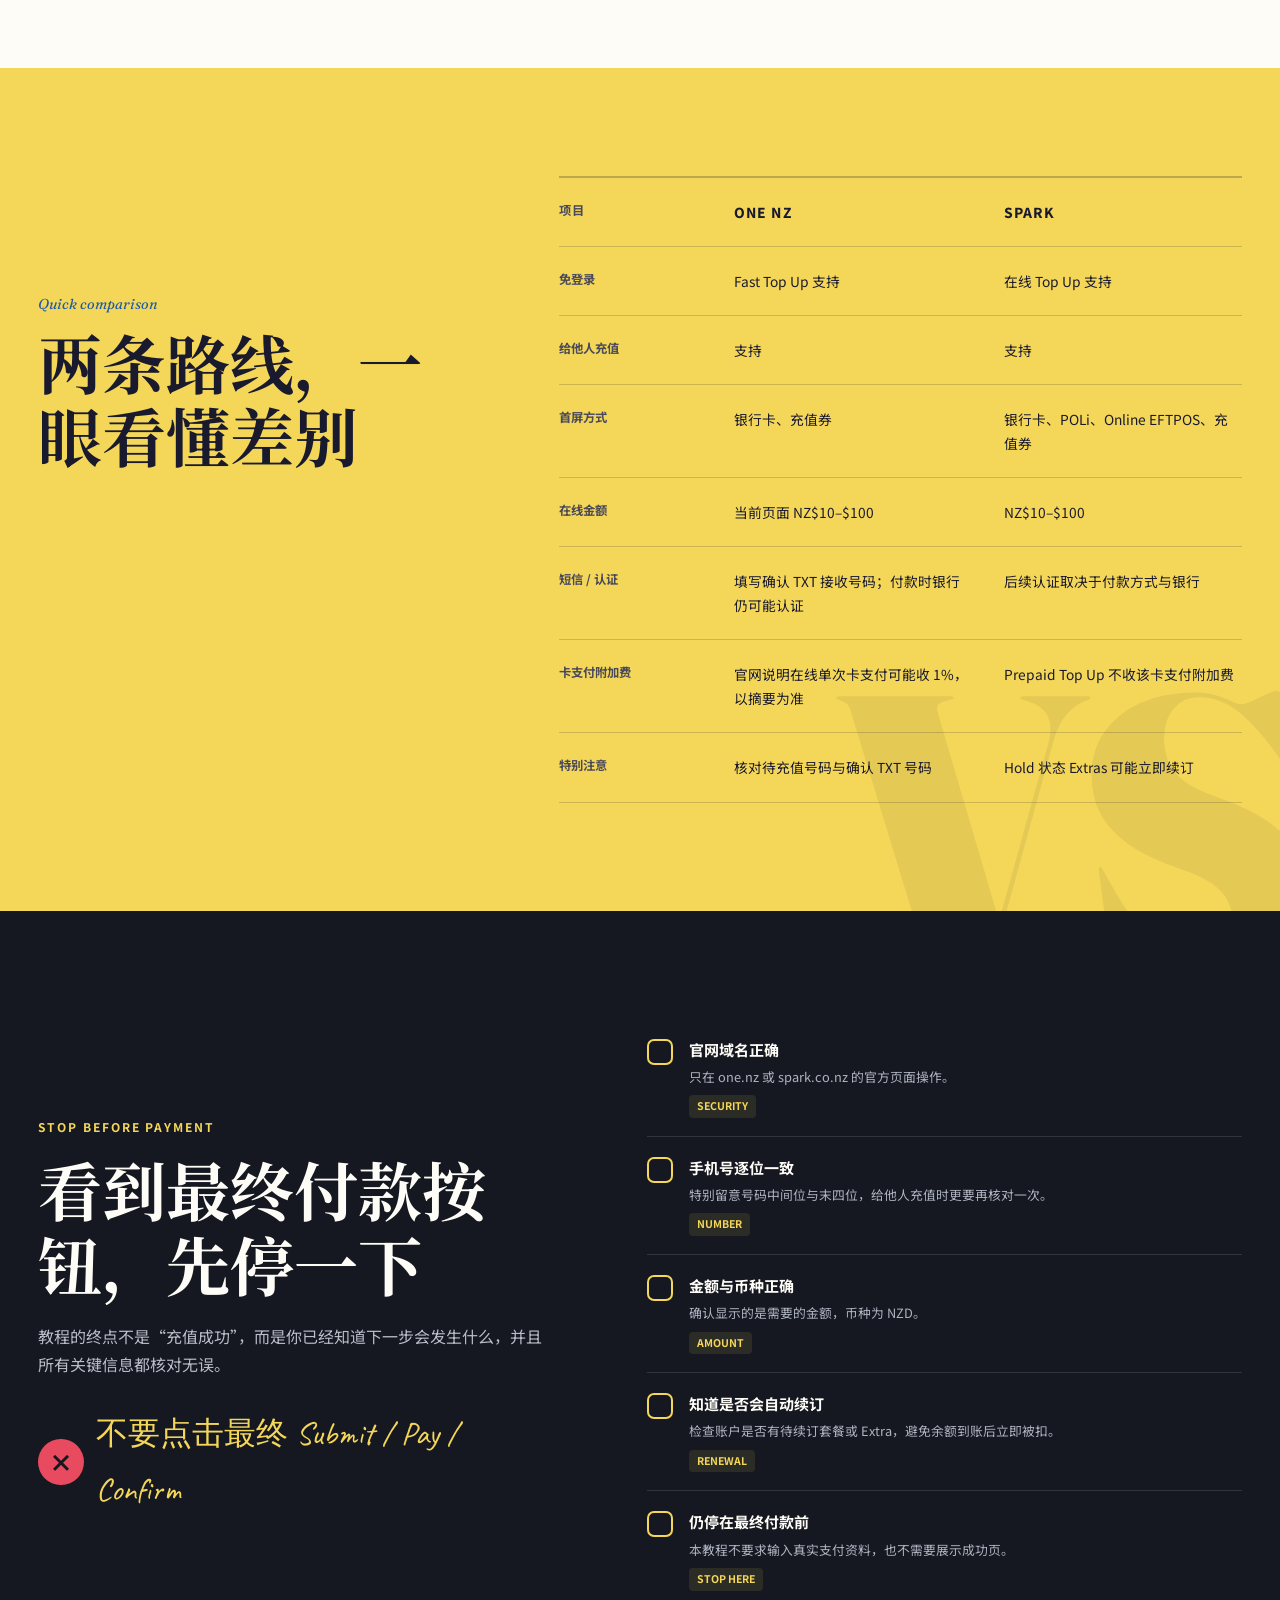
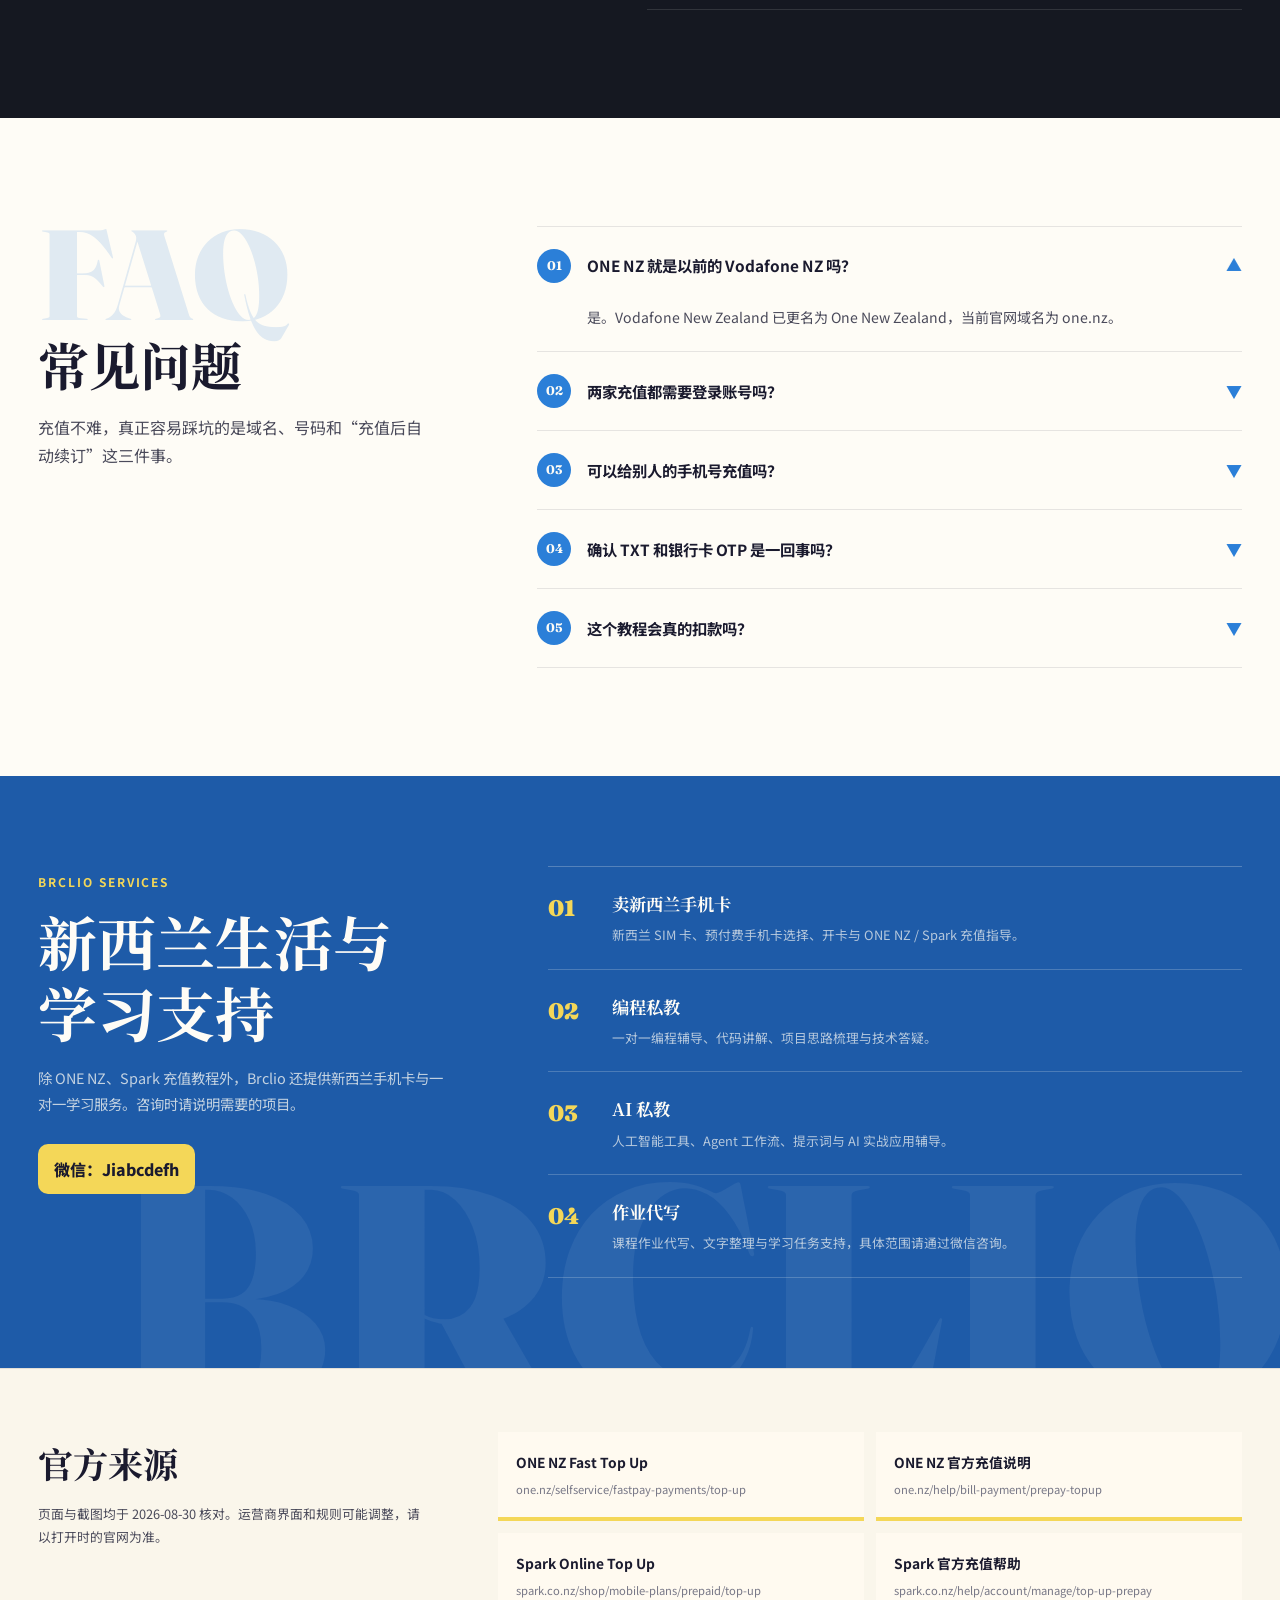
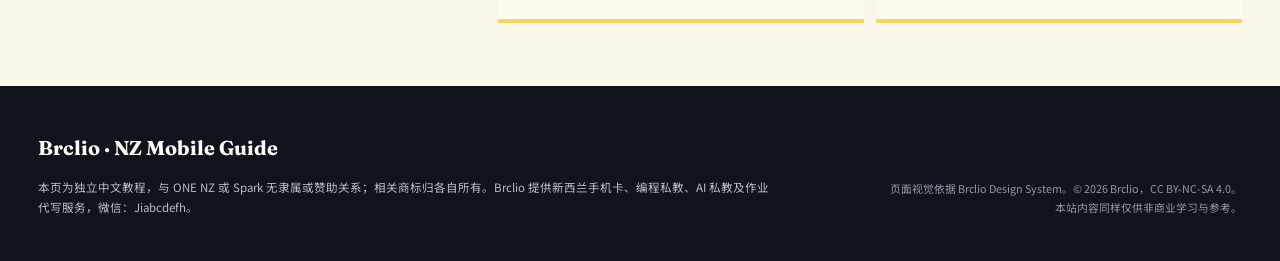
<file: one-nz-spark-prepay-top-up-guide/index.html>
<!DOCTYPE html>
<html lang="zh-CN">
<head>
  <meta charset="UTF-8">
  <meta name="viewport" content="width=device-width, initial-scale=1.0">
  <title>ONE NZ 与 Spark 手机充值教程｜新西兰手机卡｜Brclio</title>
  <meta name="description" content="Brclio 图解 ONE NZ（原 Vodafone NZ）与 Spark 新西兰预付费手机卡充值流程，并提供新西兰手机卡、编程私教、AI 私教、作业代写等服务。微信：Jiabcdefh。">
  <meta name="keywords" content="ONE NZ 充值,Spark 充值,新西兰手机充值,新西兰手机卡,卖新西兰手机卡,新西兰预付费手机卡,Prepay top up,编程私教,AI私教,人工智能私教,作业代写,留学生作业代写,Brclio,Jiabcdefh">
  <meta name="author" content="Brclio">
  <meta name="robots" content="index,follow,max-image-preview:large">
  <meta name="googlebot" content="index,follow,max-image-preview:large,max-snippet:-1,max-video-preview:-1">
  <meta name="baiduspider" content="index,follow">
  <meta name="applicable-device" content="pc,mobile">
  <meta name="renderer" content="webkit">
  <meta name="format-detection" content="telephone=no,email=no,address=no">
  <meta name="referrer" content="strict-origin-when-cross-origin">
  <meta name="geo.region" content="NZ">
  <meta name="geo.placename" content="New Zealand">
  <link rel="canonical" href="https://brclio-docs.brclio.com/one-nz-spark-prepay-top-up-guide/">
  <link rel="alternate" hreflang="zh-CN" href="https://brclio-docs.brclio.com/one-nz-spark-prepay-top-up-guide/">
  <link rel="sitemap" type="application/xml" href="https://brclio-docs.brclio.com/sitemap.xml">
  <meta property="og:type" content="article">
  <meta property="og:locale" content="zh_CN">
  <meta property="og:site_name" content="Brclio">
  <meta property="og:url" content="https://brclio-docs.brclio.com/one-nz-spark-prepay-top-up-guide/">
  <meta property="og:title" content="ONE NZ 与 Spark 手机充值教程｜新西兰手机卡">
  <meta property="og:description" content="官方网页实拍充值教程；Brclio 同时提供新西兰手机卡、编程私教、AI 私教与作业代写服务，微信 Jiabcdefh。">
  <meta property="og:image" content="https://brclio-docs.brclio.com/one-nz-spark-prepay-top-up-guide/page-preview.png">
  <meta property="og:image:type" content="image/png">
  <meta property="og:image:width" content="1200">
  <meta property="og:image:height" content="630">
  <meta property="og:image:alt" content="ONE NZ 与 Spark 新西兰手机卡充值图解教程">
  <meta property="article:published_time" content="2026-08-30">
  <meta property="article:modified_time" content="2026-08-30">
  <meta property="article:section" content="新西兰手机卡教程">
  <meta property="article:tag" content="ONE NZ 充值">
  <meta property="article:tag" content="Spark 充值">
  <meta property="article:tag" content="新西兰手机卡">
  <meta name="twitter:card" content="summary_large_image">
  <meta name="twitter:title" content="ONE NZ 与 Spark 手机充值教程｜Brclio">
  <meta name="twitter:description" content="新西兰手机卡充值图解，以及编程私教、AI 私教、作业代写服务。微信：Jiabcdefh。">
  <meta name="twitter:image" content="https://brclio-docs.brclio.com/one-nz-spark-prepay-top-up-guide/page-preview.png">
  <meta name="twitter:image:alt" content="ONE NZ 与 Spark 新西兰手机卡充值图解教程">
  <meta name="theme-color" content="#fefcf6">
  <script>document.documentElement.classList.add('js');</script>
  <link rel="icon" type="image/png" href="assets/brand/brclio-logo.png">
  <link rel="preconnect" href="https://fonts.googleapis.com">
  <link rel="preconnect" href="https://fonts.gstatic.com" crossorigin>
  <link href="https://fonts.googleapis.com/css2?family=Fraunces:ital,opsz,wght@0,9..144,400;0,9..144,700;0,9..144,900;1,9..144,500&amp;family=Caveat:wght@600;700&amp;family=Noto+Serif+SC:wght@700;900&amp;family=Noto+Sans+SC:wght@400;500;600;700&amp;display=swap" rel="stylesheet">
  <link rel="stylesheet" href="../assets/ui/back-to-top.css">
  <script src="../assets/ui/back-to-top.js" defer></script>
  <script type="application/ld+json">
  {
    "@context": "https://schema.org",
    "@graph": [
      {
        "@type": "Organization",
        "@id": "https://brclio-docs.brclio.com/one-nz-spark-prepay-top-up-guide/#brclio",
        "name": "Brclio",
        "url": "https://brclio-docs.brclio.com/",
        "logo": "https://brclio-docs.brclio.com/one-nz-spark-prepay-top-up-guide/assets/brand/brclio-logo.png",
        "description": "提供新西兰手机卡销售与充值指导、编程私教、AI 私教和作业代写服务。",
        "areaServed": [
          {"@type": "Country", "name": "New Zealand"},
          {"@type": "Country", "name": "China"}
        ],
        "knowsAbout": ["新西兰手机卡", "ONE NZ 充值", "Spark 充值", "编程私教", "AI 私教", "作业代写"],
        "identifier": {"@type": "PropertyValue", "propertyID": "WeChat", "value": "Jiabcdefh"},
        "contactPoint": {
          "@type": "ContactPoint",
          "contactType": "客户咨询",
          "availableLanguage": ["zh-CN", "en-NZ"],
          "description": "微信：Jiabcdefh"
        },
        "hasOfferCatalog": {
          "@type": "OfferCatalog",
          "name": "Brclio 服务",
          "itemListElement": [
            {"@type": "Offer", "itemOffered": {"@type": "Service", "name": "新西兰手机卡销售", "serviceType": "卖新西兰手机卡"}},
            {"@type": "Offer", "itemOffered": {"@type": "Service", "name": "编程私教", "serviceType": "一对一编程辅导"}},
            {"@type": "Offer", "itemOffered": {"@type": "Service", "name": "AI 私教", "serviceType": "一对一人工智能辅导"}},
            {"@type": "Offer", "itemOffered": {"@type": "Service", "name": "作业代写", "serviceType": "课程作业代写与文字整理"}}
          ]
        }
      },
      {
        "@type": "WebPage",
        "@id": "https://brclio-docs.brclio.com/one-nz-spark-prepay-top-up-guide/#webpage",
        "url": "https://brclio-docs.brclio.com/one-nz-spark-prepay-top-up-guide/",
        "name": "ONE NZ 与 Spark 手机充值教程｜新西兰手机卡｜Brclio",
        "description": "新西兰预付费手机卡充值教程与 Brclio 服务介绍。",
        "inLanguage": "zh-CN",
        "about": {"@id": "https://brclio-docs.brclio.com/one-nz-spark-prepay-top-up-guide/#brclio"}
      },
      {
        "@type": "Article",
        "@id": "https://brclio-docs.brclio.com/one-nz-spark-prepay-top-up-guide/#article",
        "headline": "新西兰手机卡怎么充值？ONE NZ 与 Spark 在线充值教程",
        "description": "ONE NZ 与 Spark 新西兰预付费手机卡在线充值图文教程，演示到最终付款前。",
        "image": "https://brclio-docs.brclio.com/one-nz-spark-prepay-top-up-guide/page-preview.png",
        "datePublished": "2026-08-30",
        "dateModified": "2026-08-30",
        "inLanguage": "zh-CN",
        "author": {"@id": "https://brclio-docs.brclio.com/one-nz-spark-prepay-top-up-guide/#brclio"},
        "publisher": {"@id": "https://brclio-docs.brclio.com/one-nz-spark-prepay-top-up-guide/#brclio"},
        "mainEntityOfPage": {"@id": "https://brclio-docs.brclio.com/one-nz-spark-prepay-top-up-guide/#webpage"}
      },
      {
        "@type": "HowTo",
        "name": "ONE NZ Prepay 在线充值",
        "description": "通过 ONE NZ 官方 Fast Top Up 页面给预付费手机号充值，教程停在最终付款前。",
        "totalTime": "PT5M",
        "supply": [
          {"@type": "HowToSupply", "name": "ONE NZ Prepay 手机号"},
          {"@type": "HowToSupply", "name": "可接收 TXT 的手机"}
        ],
        "step": [
          {"@type": "HowToStep", "name": "打开官方页面", "text": "打开 one.nz 官方 Fast Top Up 页面。"},
          {"@type": "HowToStep", "name": "填写手机号", "text": "输入需要充值的 One NZ Prepay 手机号并核对。"},
          {"@type": "HowToStep", "name": "选择方式和金额", "text": "选择银行卡或充值券，并按页面选择充值金额。"},
          {"@type": "HowToStep", "name": "设置确认短信号码", "text": "填写用于接收 confirmation TXT 的 One NZ 号码。"},
          {"@type": "HowToStep", "name": "付款前核对", "text": "确认号码、金额和方式，停在最终付款按钮前。"}
        ]
      },
      {
        "@type": "HowTo",
        "name": "Spark Prepaid 在线充值",
        "description": "通过 Spark NZ 官方 Top Up 页面给预付费手机号充值，教程停在最终付款前。",
        "totalTime": "PT5M",
        "step": [
          {"@type": "HowToStep", "name": "打开官方页面", "text": "打开 spark.co.nz 官方 Prepaid Top Up 页面。"},
          {"@type": "HowToStep", "name": "填写手机号", "text": "输入 Mobile 或 T-Stick 号码并核对。"},
          {"@type": "HowToStep", "name": "选择付款方式", "text": "选择银行卡、POLi、Online EFTPOS 或 Voucher。"},
          {"@type": "HowToStep", "name": "选择金额", "text": "选择 NZ$10 至 NZ$100 的充值金额。"},
          {"@type": "HowToStep", "name": "付款前核对", "text": "点击 Next 进入下一步，停在最终付款或确认按钮前。"}
        ]
      },
      {
        "@type": "FAQPage",
        "mainEntity": [
          {
            "@type": "Question",
            "name": "ONE NZ 就是以前的 Vodafone NZ 吗？",
            "acceptedAnswer": {"@type": "Answer", "text": "是。Vodafone New Zealand 已更名为 One New Zealand，当前官网域名为 one.nz。"}
          },
          {
            "@type": "Question",
            "name": "两家充值都需要登录账号吗？",
            "acceptedAnswer": {"@type": "Answer", "text": "不需要。ONE NZ Fast Top Up 和 Spark 在线 Top Up 都支持免登录充值。"}
          },
          {
            "@type": "Question",
            "name": "可以给别人的手机号充值吗？",
            "acceptedAnswer": {"@type": "Answer", "text": "可以。两家官方帮助都说明支持给其他人的预付费号码充值，但付款前务必再次核对号码。"}
          },
          {
            "@type": "Question",
            "name": "确认 TXT 和银行卡 OTP 是一回事吗？",
            "acceptedAnswer": {"@type": "Answer", "text": "不是。Confirmation TXT 是充值通知；银行卡 OTP 或银行 App 批准属于付款认证。"}
          },
          {
            "@type": "Question",
            "name": "教程会真的扣款吗？",
            "acceptedAnswer": {"@type": "Answer", "text": "不会。本教程只走到最终付款按钮出现之前，不点击付款，也不展示成功页。"}
          }
        ]
      }
    ]
  }
  </script>
  <style>
    :root { --_esther-ds: "esthersjw-v1";
      --blue: #2B7FD8;
      --blue-deep: #1E5BA8;
      --yellow: #F4D758;
      --yellow-soft: #FFF3CD;
      --red: #E84A5F;
      --cream: #fefcf6;
      --cream-dark: #faf6eb;
      --paper: #fffaf0;
      --ink: #1A1A2E;
      --ink-light: #4A4A5A;
      --ink-faint: #777786;
      --dark-panel: #151821;
      --line: rgba(26, 26, 46, 0.1);
      --shadow: 0 24px 70px rgba(26, 26, 46, 0.12);
    }

    *, *::before, *::after { box-sizing: border-box; margin: 0; padding: 0; }

    html { scroll-behavior: smooth; }

    body {
      font-family: 'Noto Sans SC', -apple-system, 'PingFang SC', 'Helvetica Neue', sans-serif;
      font-size: 16px;
      line-height: 1.75;
      color: var(--ink);
      background:
        radial-gradient(circle at 12% 4%, rgba(244, 215, 88, 0.2), transparent 24rem),
        var(--cream);
      overflow-x: hidden;
    }

    ::selection { background: var(--yellow); color: var(--ink); }

    img { max-width: 100%; display: block; }

    a { color: inherit; }

    button, a { -webkit-tap-highlight-color: transparent; }

    button { font: inherit; }

    .skip-link {
      position: fixed;
      top: 12px;
      left: 12px;
      z-index: 500;
      padding: 10px 16px;
      color: var(--cream);
      background: var(--ink);
      border-radius: 8px;
      text-decoration: none;
      transform: translateY(-160%);
      transition: transform 0.2s ease;
    }

    .skip-link:focus { transform: none; }

    .container {
      width: min(100% - clamp(32px, 6vw, 96px), 1300px);
      margin: 0 auto;
    }

    .site-nav {
      position: fixed;
      inset: 0 0 auto;
      z-index: 100;
      height: 76px;
      background: var(--cream);
      border-bottom: 1px solid var(--line);
      transition: box-shadow 0.25s ease;
    }

    .site-nav.scrolled { box-shadow: 0 10px 30px rgba(26, 26, 46, 0.08); }

    .nav-inner {
      width: min(100% - clamp(28px, 5vw, 80px), 1300px);
      height: 100%;
      margin: 0 auto;
      display: flex;
      align-items: center;
      justify-content: space-between;
      gap: 24px;
    }

    .brand {
      display: inline-flex;
      align-items: center;
      gap: 12px;
      text-decoration: none;
    }

    .brand img {
      width: 44px;
      height: 44px;
      border-radius: 13px;
      object-fit: cover;
    }

    .brand-copy { display: grid; line-height: 1.12; }

    .brand-copy strong {
      font-family: 'Fraunces', serif;
      font-size: 1.08rem;
      letter-spacing: 0.02em;
    }

    .brand-copy small {
      margin-top: 4px;
      color: var(--ink-faint);
      font-size: 0.66rem;
      letter-spacing: 0.08em;
    }

    .nav-links {
      display: flex;
      align-items: center;
      gap: clamp(16px, 2.8vw, 34px);
    }

    .nav-links a {
      position: relative;
      font-size: 0.8rem;
      font-weight: 600;
      text-decoration: none;
    }

    .nav-links a::after {
      content: '';
      position: absolute;
      right: 0;
      bottom: -7px;
      left: 0;
      height: 6px;
      background: var(--yellow);
      transform: scaleX(0);
      transform-origin: left;
      transition: transform 0.22s ease;
    }

    .nav-links a:hover::after,
    .nav-links a:focus-visible::after { transform: scaleX(1); }

    .nav-cta {
      display: inline-flex;
      align-items: center;
      padding: 9px 16px;
      border-radius: 10px;
      color: var(--cream) !important;
      background: var(--blue);
    }

    .nav-cta::after { display: none; }

    .hero {
      min-height: 100vh;
      width: min(100% - clamp(32px, 6vw, 96px), 1300px);
      margin: 0 auto;
      padding: clamp(132px, 15vh, 176px) 0 clamp(80px, 10vh, 128px);
      display: grid;
      grid-template-columns: 0.48fr 0.52fr;
      align-items: center;
      gap: clamp(40px, 6vw, 96px);
    }

    .eyebrow,
    .label-caps {
      display: inline-flex;
      align-items: center;
      gap: 10px;
      font-size: 0.75rem;
      font-weight: 700;
      letter-spacing: 0.16em;
      text-transform: uppercase;
      color: var(--blue-deep);
    }

    .eyebrow::before {
      content: '';
      width: 34px;
      height: 10px;
      background: var(--yellow);
    }

    .hero h1 {
      max-width: 720px;
      margin-top: 18px;
      font-family: 'Noto Serif SC', serif;
      font-weight: 900;
      font-size: clamp(2.7rem, 5.1vw, 5.1rem);
      line-height: 1.08;
      letter-spacing: -0.045em;
    }

    .hero h1 .brand-word {
      position: relative;
      color: var(--blue-deep);
      white-space: nowrap;
    }

    .hero h1 .brand-word::after {
      content: '';
      position: absolute;
      right: 0;
      bottom: 0.05em;
      left: 0;
      z-index: -1;
      height: 0.25em;
      background: var(--yellow);
    }

    .hero-intro {
      max-width: 590px;
      margin-top: 26px;
      color: var(--ink-light);
      font-size: clamp(1rem, 1.4vw, 1.12rem);
    }

    .hero-meta {
      display: flex;
      flex-wrap: wrap;
      gap: 10px;
      margin-top: 28px;
    }

    .meta-pill {
      display: inline-flex;
      align-items: center;
      gap: 7px;
      padding: 7px 12px;
      border: 1px solid var(--line);
      border-radius: 100px;
      color: var(--ink-light);
      background: var(--paper);
      font-size: 0.76rem;
    }

    .hero-actions {
      display: flex;
      flex-wrap: wrap;
      gap: 12px;
      margin-top: 34px;
    }

    .cta-button,
    .text-button {
      display: inline-flex;
      align-items: center;
      justify-content: center;
      gap: 10px;
      min-height: 48px;
      padding: 12px 24px;
      border-radius: 12px;
      font-weight: 700;
      font-size: 0.9rem;
      text-decoration: none;
      transition: transform 0.2s ease, box-shadow 0.2s ease, background 0.2s ease;
    }

    .cta-button { color: var(--cream); background: var(--blue); }

    .text-button { border: 1px solid var(--line); background: var(--paper); }

    .cta-button:hover,
    .text-button:hover { transform: translateY(-2px); }

    .cta-button:hover { box-shadow: 0 12px 30px rgba(43, 127, 216, 0.26); }

    .text-button:hover { background: var(--yellow-soft); }

    .hero-visual {
      position: relative;
      min-height: clamp(480px, 54vw, 690px);
      margin-right: min(-4vw, -42px);
    }

    .hero-block {
      position: absolute;
      top: 5%;
      right: 0;
      width: 66%;
      height: 88%;
      background: var(--yellow);
      border-radius: 26px 0 0 26px;
    }

    .screen-card {
      position: absolute;
      overflow: hidden;
      border-radius: 20px;
      background: var(--paper);
      box-shadow: var(--shadow);
    }

    .screen-card img {
      width: 100%;
      height: 100%;
      object-fit: cover;
      object-position: top;
    }

    .screen-one {
      top: 0;
      left: 0;
      width: 78%;
      aspect-ratio: 16 / 10;
      border-bottom: 42px solid var(--blue);
    }

    .screen-spark {
      right: -1%;
      bottom: 0;
      width: 72%;
      aspect-ratio: 16 / 10;
      border-bottom: 42px solid var(--red);
    }

    .screen-label {
      position: absolute;
      right: 18px;
      bottom: -34px;
      z-index: 2;
      color: var(--cream);
      font-family: 'Fraunces', serif;
      font-size: 1rem;
      font-weight: 700;
      letter-spacing: 0.04em;
    }

    .float-note {
      position: absolute;
      right: 5%;
      top: 43%;
      z-index: 5;
      max-width: 180px;
      padding: 12px 16px;
      border: 2px dashed rgba(30, 91, 168, 0.35);
      border-radius: 12px;
      background: var(--cream);
      color: var(--blue-deep);
      box-shadow: 0 10px 30px rgba(26, 26, 46, 0.1);
      font-family: 'Caveat', cursive;
      font-size: 1.05rem;
      font-weight: 700;
      line-height: 1.25;
    }

    .section {
      padding: clamp(86px, 12vh, 150px) 0;
      scroll-margin-top: 72px;
    }

    .section--alt { background: var(--cream-dark); }

    .section-header { margin-bottom: clamp(40px, 6vw, 76px); }

    .section-number {
      display: block;
      margin-bottom: 4px;
      color: var(--blue);
      opacity: 0.3;
      font-family: 'Fraunces', serif;
      font-style: italic;
      font-size: clamp(1.4rem, 3vw, 2rem);
    }

    .section-title {
      max-width: 880px;
      font-family: 'Noto Serif SC', serif;
      font-weight: 900;
      font-size: clamp(1.9rem, 4vw, 3.4rem);
      line-height: 1.28;
      letter-spacing: -0.025em;
    }

    .section-lede {
      max-width: 720px;
      margin-top: 16px;
      color: var(--ink-light);
    }

    .prepare-layout {
      display: grid;
      grid-template-columns: 0.4fr 0.6fr;
      align-items: start;
      gap: clamp(48px, 8vw, 110px);
    }

    .prepare-copy {
      position: sticky;
      top: 120px;
    }

    .prepare-copy .hand-note {
      display: block;
      margin-top: 24px;
      color: var(--red);
      font-family: 'Caveat', cursive;
      font-size: clamp(1.3rem, 2.8vw, 2rem);
      line-height: 1.2;
    }

    .numgrid {
      display: grid;
      grid-template-columns: repeat(2, minmax(0, 1fr));
      gap: 16px;
    }

    .numgrid-card {
      position: relative;
      min-height: 190px;
      overflow: hidden;
      padding: clamp(24px, 3vw, 34px);
      border-radius: 14px;
      background: var(--paper);
      transition: transform 0.2s ease;
    }

    .numgrid-card:hover { transform: translateY(-3px); }

    .numgrid-card::before {
      content: attr(data-num);
      position: absolute;
      top: -16px;
      right: 10px;
      color: var(--blue);
      opacity: 0.1;
      font-family: 'Fraunces', serif;
      font-size: 5rem;
      font-weight: 900;
      line-height: 1;
    }

    .numgrid-card:nth-child(2)::before { color: var(--red); }
    .numgrid-card:nth-child(3)::before { color: #9a8100; opacity: 0.16; }
    .numgrid-card:nth-child(4)::before { color: var(--blue-deep); }

    .numgrid-card h3 {
      position: relative;
      max-width: 180px;
      color: var(--blue-deep);
      font-family: 'Noto Serif SC', serif;
      font-size: 1.08rem;
      line-height: 1.4;
    }

    .numgrid-card p {
      position: relative;
      margin-top: 12px;
      color: var(--ink-light);
      font-size: 0.85rem;
    }

    .system-flow {
      grid-column: 1 / -1;
      display: flex;
      flex-wrap: wrap;
      align-items: center;
      gap: 10px;
      margin-top: 6px;
      padding: 22px 26px;
      border: 1px solid rgba(43, 127, 216, 0.12);
      border-radius: 14px;
      background: var(--cream);
    }

    .system-flow span {
      padding: 6px 12px;
      border-radius: 8px;
      background: var(--paper);
      font-size: 0.82rem;
      font-weight: 600;
    }

    .system-flow .flow-arrow {
      padding: 0;
      color: var(--blue);
      background: transparent;
      font-family: 'Fraunces', serif;
      font-size: 1.3rem;
    }

    .provider-section { position: relative; }

    .provider-section::before {
      content: attr(data-provider);
      position: absolute;
      top: 52px;
      right: -0.03em;
      color: var(--blue);
      opacity: 0.045;
      font-family: 'Fraunces', serif;
      font-size: clamp(6rem, 17vw, 14rem);
      font-weight: 900;
      line-height: 0.8;
      pointer-events: none;
    }

    .layout-sticky-mag {
      display: grid;
      grid-template-columns: minmax(250px, 0.32fr) minmax(0, 1fr);
      align-items: start;
      gap: clamp(32px, 5vw, 72px);
    }

    .provider-sidebar {
      position: sticky;
      top: 114px;
      align-self: start;
    }

    .provider-badge {
      display: inline-flex;
      align-items: center;
      gap: 10px;
      padding: 7px 12px;
      border-radius: 100px;
      color: var(--cream);
      background: var(--blue-deep);
      font-size: 0.74rem;
      font-weight: 700;
      letter-spacing: 0.08em;
    }

    .provider-badge::before {
      content: '';
      width: 8px;
      height: 8px;
      border-radius: 50%;
      background: var(--yellow);
    }

    .provider-sidebar h2 {
      margin-top: 22px;
      font-family: 'Noto Serif SC', serif;
      font-size: clamp(2rem, 3.6vw, 2.85rem);
      line-height: 1.2;
    }

    .provider-sidebar h2 .no-break { white-space: nowrap; }

    .provider-sidebar p {
      margin-top: 16px;
      color: var(--ink-light);
      font-size: 0.9rem;
    }

    .provider-link {
      display: inline-flex;
      align-items: center;
      gap: 8px;
      margin-top: 24px;
      color: var(--blue-deep);
      font-size: 0.84rem;
      font-weight: 700;
      text-decoration-color: var(--yellow);
      text-decoration-thickness: 6px;
      text-underline-offset: 4px;
    }

    .provider-nav {
      display: grid;
      gap: 8px;
      margin-top: 34px;
    }

    .provider-nav span {
      display: flex;
      align-items: center;
      gap: 12px;
      color: var(--ink-faint);
      font-size: 0.78rem;
    }

    .provider-nav span::before {
      content: attr(data-step);
      min-width: 34px;
      color: rgba(43, 127, 216, 0.28);
      font-family: 'Fraunces', serif;
      font-size: 1.2rem;
      font-weight: 900;
    }

    .steps-content { display: flex; flex-direction: column; gap: clamp(32px, 5vw, 58px); }

    .guide-step {
      overflow: hidden;
      border-radius: 18px;
      background: var(--paper);
      box-shadow: 0 16px 45px rgba(26, 26, 46, 0.07);
    }

    .guide-step-media {
      position: relative;
      overflow: hidden;
      aspect-ratio: 16 / 9;
      background: #f4f4f4;
    }

    .guide-step-media img {
      width: 100%;
      height: 100%;
      object-fit: contain;
      object-position: top;
    }

    .guide-step-media--form { aspect-ratio: auto; }

    .guide-step-media--form img { height: auto; }

    .shot-stamp {
      position: absolute;
      right: 14px;
      bottom: 14px;
      padding: 6px 10px;
      border-radius: 8px;
      color: var(--cream);
      background: rgba(26, 26, 46, 0.88);
      font-size: 0.68rem;
      font-weight: 600;
      letter-spacing: 0.06em;
    }

    .guide-step-text {
      display: grid;
      grid-template-columns: auto 1fr;
      gap: 22px;
      align-items: start;
      padding: clamp(26px, 4vw, 40px);
    }

    .guide-step-num {
      color: rgba(43, 127, 216, 0.16);
      font-family: 'Fraunces', serif;
      font-size: clamp(2.5rem, 5vw, 4rem);
      font-weight: 900;
      line-height: 1;
    }

    .guide-step:nth-child(2) .guide-step-num { color: rgba(244, 215, 88, 0.48); }
    .guide-step:nth-child(3) .guide-step-num { color: rgba(232, 74, 95, 0.2); }

    .guide-step h3 {
      font-family: 'Noto Serif SC', serif;
      font-size: clamp(1.2rem, 2.2vw, 1.55rem);
      line-height: 1.4;
    }

    .guide-step p {
      margin-top: 10px;
      color: var(--ink-light);
      font-size: 0.92rem;
    }

    .detail-chips {
      display: flex;
      flex-wrap: wrap;
      gap: 8px;
      margin-top: 16px;
    }

    .detail-chip {
      padding: 5px 9px;
      border-radius: 6px;
      background: var(--yellow-soft);
      color: var(--ink-light);
      font-size: 0.7rem;
      font-weight: 700;
    }

    .privacy-note {
      position: relative;
      padding: 26px 28px;
      border: 2px dashed rgba(43, 127, 216, 0.3);
      border-radius: 12px;
      background: var(--cream);
    }

    .privacy-note .note-tag {
      position: absolute;
      top: -14px;
      left: 22px;
      padding: 0 8px;
      color: var(--blue);
      background: var(--cream-dark);
      font-family: 'Caveat', cursive;
      font-size: 1.05rem;
      font-weight: 700;
    }

    .privacy-note p { color: var(--ink-light); font-size: 0.9rem; }

    .spark-section {
      background:
        radial-gradient(circle at 90% 10%, rgba(43, 127, 216, 0.13), transparent 28rem),
        var(--cream);
    }

    .spark-header-grid {
      display: grid;
      grid-template-columns: 0.58fr 0.42fr;
      gap: clamp(40px, 7vw, 100px);
      align-items: end;
      margin-bottom: clamp(52px, 8vw, 100px);
    }

    .spark-kicker {
      color: var(--red);
      font-family: 'Caveat', cursive;
      font-size: 1.3rem;
      line-height: 1.2;
    }

    .spark-header-grid h2 {
      margin-top: 10px;
      font-family: 'Noto Serif SC', serif;
      font-size: clamp(2.2rem, 5vw, 4.2rem);
      line-height: 1.13;
      letter-spacing: -0.035em;
    }

    .spark-warning {
      padding: 28px;
      border-radius: 14px;
      background: var(--yellow);
    }

    .spark-warning strong {
      display: block;
      color: var(--ink);
      font-family: 'Noto Serif SC', serif;
      font-size: 1.08rem;
    }

    .spark-warning p { margin-top: 8px; color: var(--ink-light); font-size: 0.87rem; }

    .editorial-timeline { position: relative; }

    .editorial-timeline::before {
      content: '';
      position: absolute;
      top: 0;
      bottom: 0;
      left: 50%;
      width: 2px;
      background: rgba(43, 127, 216, 0.13);
    }

    .timeline-item {
      display: grid;
      grid-template-columns: minmax(0, 1fr) minmax(0, 1fr);
      gap: clamp(34px, 6vw, 80px);
      align-items: center;
      margin-bottom: clamp(54px, 8vw, 104px);
    }

    .timeline-item.reverse .timeline-visual { order: 2; }
    .timeline-item.reverse .timeline-copy { order: 1; }

    .timeline-visual {
      position: relative;
      overflow: hidden;
      border-radius: 18px;
      background: var(--paper);
      box-shadow: var(--shadow);
    }

    .timeline-visual::after {
      content: '';
      position: absolute;
      right: 0;
      bottom: 0;
      left: 0;
      height: 42px;
      background: var(--red);
    }

    .timeline-visual img { width: 100%; aspect-ratio: 16 / 10; object-fit: cover; object-position: top; }

    .timeline-visual--wide img { aspect-ratio: 16 / 9; object-position: top left; }

    .timeline-visual--form img {
      height: auto;
      aspect-ratio: auto;
      object-fit: contain;
      object-position: top left;
    }

    .timeline-copy { padding: clamp(4px, 1vw, 18px); }

    .timeline-index {
      display: block;
      color: var(--blue);
      opacity: 0.22;
      font-family: 'Fraunces', serif;
      font-size: clamp(3.5rem, 8vw, 7rem);
      font-weight: 900;
      line-height: 0.8;
    }

    .timeline-copy h3 {
      margin-top: 12px;
      font-family: 'Noto Serif SC', serif;
      font-size: clamp(1.4rem, 2.7vw, 2rem);
      line-height: 1.35;
    }

    .timeline-copy p { margin-top: 14px; color: var(--ink-light); }

    .payment-methods {
      display: grid;
      grid-template-columns: repeat(2, minmax(0, 1fr));
      gap: 8px;
      margin-top: 20px;
    }

    .payment-methods span {
      padding: 10px 12px;
      border-bottom: 4px solid var(--yellow);
      background: var(--cream-dark);
      font-size: 0.76rem;
      font-weight: 700;
    }

    .amount-strip {
      display: flex;
      flex-wrap: wrap;
      gap: 8px;
      margin-top: 20px;
    }

    .amount-strip span {
      min-width: 54px;
      padding: 8px 10px;
      border-radius: 100px;
      text-align: center;
      background: var(--blue);
      color: var(--cream);
      font-family: 'Fraunces', serif;
      font-weight: 700;
    }

    .amount-strip span:last-child { color: var(--ink); background: var(--yellow); }

    .comparison-section {
      position: relative;
      overflow: hidden;
      background: var(--yellow);
    }

    .comparison-section::after {
      content: 'VS';
      position: absolute;
      right: -0.08em;
      bottom: -0.28em;
      color: rgba(26, 26, 46, 0.07);
      font-family: 'Fraunces', serif;
      font-size: clamp(12rem, 30vw, 30rem);
      font-weight: 900;
      line-height: 1;
    }

    .comparison-intro {
      position: relative;
      z-index: 1;
      display: grid;
      grid-template-columns: 0.38fr 0.62fr;
      gap: clamp(40px, 8vw, 110px);
      align-items: start;
    }

    .comparison-title {
      position: sticky;
      top: 112px;
    }

    .comparison-title span {
      color: var(--blue-deep);
      font-family: 'Fraunces', serif;
      font-style: italic;
      font-size: 0.9rem;
    }

    .comparison-title h2 {
      margin-top: 8px;
      font-family: 'Noto Serif SC', serif;
      font-size: clamp(2.2rem, 5vw, 4rem);
      line-height: 1.15;
    }

    .comparison-grid {
      border-top: 2px solid rgba(26, 26, 46, 0.25);
    }

    .comparison-row {
      display: grid;
      grid-template-columns: 0.6fr 1fr 1fr;
      gap: clamp(14px, 3vw, 32px);
      align-items: start;
      padding: 22px 0;
      border-bottom: 1px solid rgba(26, 26, 46, 0.18);
    }

    .comparison-row.header { font-size: 0.72rem; font-weight: 800; letter-spacing: 0.1em; text-transform: uppercase; }

    .comparison-row dt { color: var(--ink-light); font-size: 0.77rem; font-weight: 700; }
    .comparison-row dd { font-size: 0.86rem; }

    .safety-section {
      color: #e5e7ec;
      background: var(--dark-panel);
    }

    .safety-layout {
      display: grid;
      grid-template-columns: 0.46fr 0.54fr;
      gap: clamp(48px, 8vw, 112px);
      align-items: center;
    }

    .safety-copy .label-caps { color: var(--yellow); }

    .safety-copy h2 {
      margin-top: 12px;
      color: var(--cream);
      font-family: 'Noto Serif SC', serif;
      font-size: clamp(2.2rem, 5vw, 4.2rem);
      line-height: 1.18;
    }

    .safety-copy p { max-width: 520px; margin-top: 20px; color: #b9bdc8; }

    .stop-mark {
      display: inline-flex;
      align-items: center;
      gap: 12px;
      margin-top: 28px;
      color: var(--yellow);
      font-family: 'Caveat', cursive;
      font-size: clamp(1.3rem, 3vw, 2rem);
    }

    .stop-mark::before {
      content: '×';
      display: grid;
      width: 46px;
      height: 46px;
      place-items: center;
      border-radius: 50%;
      color: var(--dark-panel);
      background: var(--red);
      font-family: 'Noto Sans SC', sans-serif;
      font-size: 1.5rem;
      font-weight: 900;
    }

    .checklist { display: grid; }

    .checklist-item {
      display: grid;
      grid-template-columns: auto 1fr;
      gap: 16px;
      padding: 18px 0;
      border-bottom: 1px solid rgba(254, 252, 246, 0.12);
    }

    .checklist-check {
      display: grid;
      width: 26px;
      height: 26px;
      margin-top: 2px;
      place-items: center;
      border: 2px solid var(--yellow);
      border-radius: 7px;
      color: transparent;
      background: transparent;
      cursor: pointer;
      transition: transform 0.2s ease, background 0.2s ease, color 0.2s ease;
    }

    .checklist-check:hover { transform: translateY(-2px); }

    .checklist-check.checked { color: var(--ink); background: var(--yellow); }

    .checklist-content h3 { color: var(--cream); font-size: 0.94rem; }
    .checklist-content p { margin-top: 3px; color: #aeb3c0; font-size: 0.8rem; }

    .checklist-tag {
      display: inline-block;
      margin-top: 7px;
      padding: 2px 8px;
      border-radius: 4px;
      color: var(--yellow);
      background: rgba(244, 215, 88, 0.1);
      font-size: 0.66rem;
      font-weight: 700;
    }

    .faq-layout {
      display: grid;
      grid-template-columns: 0.36fr 0.64fr;
      gap: clamp(48px, 8vw, 112px);
      align-items: start;
    }

    .faq-title {
      position: sticky;
      top: 116px;
    }

    .faq-title .tip-number {
      display: block;
      color: var(--blue);
      opacity: 0.14;
      font-family: 'Fraunces', serif;
      font-size: clamp(4rem, 10vw, 8rem);
      font-weight: 900;
      line-height: 0.75;
    }

    .faq-title h2 {
      margin-top: 12px;
      font-family: 'Noto Serif SC', serif;
      font-size: clamp(2rem, 4vw, 3.4rem);
      line-height: 1.2;
    }

    .faq-title p { margin-top: 18px; color: var(--ink-light); }

    .accordion-list { border-top: 1px solid var(--line); }

    .accordion-item { border-bottom: 1px solid var(--line); }

    .accordion-header {
      width: 100%;
      display: grid;
      grid-template-columns: auto 1fr auto;
      align-items: center;
      gap: 16px;
      padding: 22px 0;
      border: 0;
      color: var(--ink);
      background: transparent;
      text-align: left;
      cursor: pointer;
    }

    .accordion-step {
      display: grid;
      width: 34px;
      height: 34px;
      place-items: center;
      border-radius: 50%;
      color: var(--cream);
      background: var(--blue);
      font-family: 'Fraunces', serif;
      font-size: 0.78rem;
      font-weight: 700;
    }

    .accordion-header h3 { font-size: 0.96rem; }

    .accordion-arrow {
      color: var(--blue);
      transition: transform 0.2s ease;
    }

    .accordion-item.open .accordion-arrow { transform: rotate(180deg); }

    .accordion-body {
      display: grid;
      grid-template-rows: 0fr;
      transition: grid-template-rows 0.3s cubic-bezier(0.16, 1, 0.3, 1);
    }

    .accordion-item.open .accordion-body { grid-template-rows: 1fr; }

    .accordion-body-inner { overflow: hidden; }

    .accordion-body p {
      padding: 0 0 22px 50px;
      color: var(--ink-light);
      font-size: 0.88rem;
    }

    .business-band {
      position: relative;
      overflow: hidden;
      padding: clamp(76px, 10vh, 124px) 0;
      color: var(--cream);
      background: var(--blue-deep);
    }

    .business-band::after {
      content: 'BRCLIO';
      position: absolute;
      right: -0.04em;
      bottom: -0.25em;
      color: rgba(254, 252, 246, 0.06);
      font-family: 'Fraunces', serif;
      font-size: clamp(8rem, 24vw, 22rem);
      font-weight: 900;
      line-height: 1;
      pointer-events: none;
    }

    .business-layout {
      position: relative;
      z-index: 1;
      display: grid;
      grid-template-columns: 0.37fr 0.63fr;
      gap: clamp(42px, 8vw, 110px);
      align-items: start;
    }

    .business-copy .label-caps { color: var(--yellow); }

    .business-copy h2 {
      margin-top: 12px;
      font-family: 'Noto Serif SC', serif;
      font-size: clamp(2rem, 4.6vw, 3.8rem);
      line-height: 1.2;
    }

    .business-copy p {
      margin-top: 18px;
      color: rgba(254, 252, 246, 0.74);
      font-size: 0.9rem;
    }

    .wechat-contact {
      display: inline-flex;
      align-items: center;
      gap: 10px;
      margin-top: 28px;
      padding: 11px 16px;
      border-radius: 10px;
      color: var(--ink);
      background: var(--yellow);
      font-weight: 800;
      text-decoration: none;
    }

    .service-list { border-top: 1px solid rgba(254, 252, 246, 0.24); }

    .service-row {
      display: grid;
      grid-template-columns: auto 1fr;
      gap: 20px;
      padding: 22px 0;
      border-bottom: 1px solid rgba(254, 252, 246, 0.2);
    }

    .service-index {
      min-width: 44px;
      color: var(--yellow);
      font-family: 'Fraunces', serif;
      font-size: 1.4rem;
      font-weight: 900;
    }

    .service-row h3 {
      color: var(--cream);
      font-family: 'Noto Serif SC', serif;
      font-size: 1.08rem;
    }

    .service-row p {
      margin-top: 5px;
      color: rgba(254, 252, 246, 0.68);
      font-size: 0.8rem;
    }

    .source-band {
      padding: clamp(52px, 7vh, 84px) 0;
      border-top: 1px solid var(--line);
      background: var(--cream-dark);
    }

    .source-layout {
      display: grid;
      grid-template-columns: 0.34fr 0.66fr;
      gap: clamp(30px, 6vw, 80px);
      align-items: start;
    }

    .source-layout h2 {
      font-family: 'Noto Serif SC', serif;
      font-size: clamp(1.45rem, 3vw, 2.2rem);
    }

    .source-layout p { margin-top: 10px; color: var(--ink-light); font-size: 0.8rem; }

    .source-links { display: grid; grid-template-columns: repeat(2, minmax(0, 1fr)); gap: 12px; }

    .source-link {
      display: grid;
      gap: 6px;
      padding: 18px;
      border-bottom: 4px solid var(--yellow);
      background: var(--paper);
      text-decoration: none;
      transition: transform 0.2s ease, background 0.2s ease;
    }

    .source-link:hover { transform: translateY(-2px); background: var(--yellow-soft); }
    .source-link strong { font-size: 0.86rem; }
    .source-link span { color: var(--ink-faint); font-size: 0.7rem; word-break: break-all; }

    .site-footer {
      padding: 44px 0;
      color: #b9bdc8;
      background: #10131b;
    }

    .footer-layout {
      display: grid;
      grid-template-columns: 1fr auto;
      gap: 36px;
      align-items: end;
    }

    .footer-brand { color: var(--cream); font-family: 'Fraunces', serif; font-size: 1.25rem; font-weight: 700; }
    .footer-copy { max-width: 740px; margin-top: 12px; font-size: 0.72rem; }
    .footer-license { max-width: 360px; color: #9298a7; font-size: 0.67rem; text-align: right; }

    .reveal {
      opacity: 1;
      transform: none;
    }

    .js .reveal {
      opacity: 0;
      transform: translateY(32px);
      transition: opacity 0.7s cubic-bezier(0.16, 1, 0.3, 1), transform 0.7s cubic-bezier(0.16, 1, 0.3, 1);
    }

    .js .reveal.visible { opacity: 1; transform: none; }
    .reveal-d1 { transition-delay: 0.1s; }
    .reveal-d2 { transition-delay: 0.2s; }
    .reveal-d3 { transition-delay: 0.3s; }

    @media (max-width: 1000px) {
      .hero { grid-template-columns: 1fr; }
      .hero-text { max-width: 760px; }
      .hero-visual { width: min(100%, 780px); margin: 0 auto; }
      .prepare-layout,
      .layout-sticky-mag,
      .spark-header-grid,
      .comparison-intro,
      .safety-layout,
      .faq-layout,
      .business-layout,
      .source-layout { grid-template-columns: 1fr; }
      .prepare-copy,
      .provider-sidebar,
      .comparison-title,
      .faq-title { position: static; }
      .provider-nav { grid-template-columns: repeat(4, minmax(0, 1fr)); }
      .source-links { grid-template-columns: repeat(2, minmax(0, 1fr)); }
    }

    @media (max-width: 900px) {
      .nav-links a:not(.nav-cta) { display: none; }
      .editorial-timeline::before { display: none; }
      .timeline-item { grid-template-columns: 1fr; }
      .timeline-item.reverse .timeline-visual,
      .timeline-item.reverse .timeline-copy { order: initial; }
      .comparison-row { grid-template-columns: 0.7fr 1fr 1fr; }
    }

    @media (max-width: 660px) {
      body { font-size: 15px; }
      .site-nav { height: 68px; }
      .brand-copy small { display: none; }
      .nav-cta { padding: 8px 12px; font-size: 0.76rem !important; }
      .hero { padding-top: 112px; }
      .hero h1 { letter-spacing: -0.035em; }
      .hero-visual { min-height: 420px; }
      .hero-block { width: 70%; height: 84%; }
      .screen-one { width: 90%; }
      .screen-spark { width: 86%; }
      .float-note { right: 1%; top: 42%; max-width: 145px; font-size: 0.92rem; }
      .numgrid,
      .source-links { grid-template-columns: 1fr; }
      .system-flow { align-items: stretch; }
      .system-flow .flow-arrow { display: none; }
      .provider-nav { grid-template-columns: repeat(2, minmax(0, 1fr)); }
      .guide-step-text { grid-template-columns: 1fr; }
      .guide-step-num { font-size: 2.2rem; }
      .payment-methods { grid-template-columns: 1fr; }
      .comparison-row { grid-template-columns: 1fr; gap: 5px; padding: 18px 0; }
      .comparison-row.header { display: none; }
      .comparison-row dd::before { display: inline; margin-right: 8px; color: var(--blue-deep); font-size: 0.68rem; font-weight: 800; }
      .comparison-row dd:nth-of-type(1)::before { content: 'ONE NZ'; }
      .comparison-row dd:nth-of-type(2)::before { content: 'SPARK'; }
      .footer-layout { grid-template-columns: 1fr; }
      .footer-license { text-align: left; }
    }

    @media (prefers-reduced-motion: reduce) {
      html { scroll-behavior: auto; }
      .js .reveal { opacity: 1; transform: none; transition: none; }
      *, *::before, *::after { transition-duration: 0.01ms !important; }
    }
  </style>
</head>
<body>
  <a class="skip-link" href="#main-content">跳到正文</a>

  <nav class="site-nav" aria-label="页面导航">
    <div class="nav-inner">
      <a class="brand" href="https://brclio-docs.brclio.com/" aria-label="返回 Brclio 知识库首页">
        <img src="assets/brand/brclio-logo.png" alt="Brclio 标志" width="44" height="44">
        <span class="brand-copy">
          <strong>Brclio</strong>
          <small>AI · 编程 · 创作</small>
        </span>
      </a>
      <div class="nav-links">
        <a href="#prepare">充值前准备</a>
        <a href="#one-nz">ONE NZ</a>
        <a href="#spark">Spark</a>
        <a href="#check">付款前检查</a>
        <a class="nav-cta" href="#one-nz">开始阅读 ↘</a>
      </div>
    </div>
  </nav>

  <main id="main-content">
    <section class="hero" id="top" aria-labelledby="hero-title">
      <div class="hero-text reveal">
        <span class="eyebrow">NEW ZEALAND PREPAY GUIDE</span>
        <h1 id="hero-title">新西兰手机卡怎么充值？<span class="brand-word">ONE NZ</span> 与 Spark 图解教程</h1>
        <p class="hero-intro">两家运营商官网实拍，从输入号码、选择金额一路走到付款确认前。看完照着点即可；本教程不会提交真实付款。</p>
        <div class="hero-meta" aria-label="教程信息">
          <span class="meta-pill">✓ 官方网页实拍</span>
          <span class="meta-pill">⏱ 约 5 分钟</span>
          <span class="meta-pill">↻ 更新于 2026-08-30</span>
        </div>
        <div class="hero-actions">
          <a class="cta-button" href="#one-nz">看 ONE NZ 步骤 <span aria-hidden="true">↓</span></a>
          <a class="text-button" href="#spark">看 Spark 步骤</a>
        </div>
      </div>

      <div class="hero-visual reveal reveal-d1" aria-label="ONE NZ 和 Spark 官方充值页预览">
        <div class="hero-block" aria-hidden="true"></div>
        <figure class="screen-card screen-one">
          <img src="assets/screenshots/one-nz/one-nz-prepay-top-up-start.png" alt="ONE NZ 预付费手机号在线充值入口" width="1280" height="720" fetchpriority="high">
          <figcaption class="screen-label">ONE NZ · OFFICIAL</figcaption>
        </figure>
        <figure class="screen-card screen-spark">
          <img src="assets/screenshots/spark/spark-prepaid-top-up-start.png" alt="Spark Prepaid 手机充值入口" width="1280" height="720" fetchpriority="high">
          <figcaption class="screen-label">SPARK NZ · OFFICIAL</figcaption>
        </figure>
        <span class="float-note">Real pages, no payment made ✦</span>
      </div>
    </section>

    <section class="section section--alt" id="prepare" aria-labelledby="prepare-title">
      <div class="container prepare-layout">
        <div class="prepare-copy reveal">
          <span class="section-number">01</span>
          <h2 class="section-title" id="prepare-title">开始前，先把这四样放在手边</h2>
          <p class="section-lede">两家官网都能免登录充值。最重要的不是“点得快”，而是号码、金额与续订状态都核对清楚。</p>
          <span class="hand-note">先看域名，再输号码。</span>
        </div>

        <div class="numgrid reveal reveal-d1">
          <article class="numgrid-card" data-num="01">
            <h3>有效的 Prepay 号码</h3>
            <p>准备需要充值的 ONE NZ 或 Spark 预付费手机号，输入后逐位核对。</p>
          </article>
          <article class="numgrid-card" data-num="02">
            <h3>能收 TXT 的手机</h3>
            <p>ONE NZ 当前流程会要求填写用于接收 confirmation TXT 的 One NZ 号码。</p>
          </article>
          <article class="numgrid-card" data-num="03">
            <h3>付款方式</h3>
            <p>按官网实时选项准备银行卡、网银或充值券。教程不会保存任何付款资料。</p>
          </article>
          <article class="numgrid-card" data-num="04">
            <h3>续订状态</h3>
            <p>如果账户有待续订套餐或 Extra，充值后可能自动扣余额续订，付款前先确认。</p>
          </article>
          <div class="system-flow" aria-label="教程流程概览">
            <span>认准官网</span><span class="flow-arrow" aria-hidden="true">→</span>
            <span>输入号码</span><span class="flow-arrow" aria-hidden="true">→</span>
            <span>选择金额</span><span class="flow-arrow" aria-hidden="true">→</span>
            <span>付款前停下</span>
          </div>
        </div>
      </div>
    </section>

    <section class="section provider-section section--alt" id="one-nz" data-provider="ONE" aria-labelledby="one-title">
      <div class="container layout-sticky-mag">
        <aside class="provider-sidebar reveal">
          <span class="provider-badge">OFFICIAL FLOW</span>
          <h2 id="one-title">ONE NZ<br><span class="no-break">Prepay 充值</span></h2>
          <p>原 Vodafone NZ。Fast Top Up 无需登录，可以给自己或他人的 Prepay 号码充值。</p>
          <a class="provider-link" href="https://one.nz/selfservice/fastpay-payments/top-up" target="_blank" rel="noopener noreferrer">打开 ONE NZ 官方充值页 ↗</a>
          <div class="provider-nav" aria-label="ONE NZ 步骤概览">
            <span data-step="01">进入官网</span>
            <span data-step="02">号码与方式</span>
            <span data-step="03">金额与验证</span>
            <span data-step="04">付款前核对</span>
          </div>
        </aside>

        <div class="steps-content">
          <article class="guide-step reveal">
            <figure class="guide-step-media">
              <img src="assets/screenshots/one-nz/one-nz-prepay-top-up-start.png" alt="ONE NZ Top up a Prepay mobile 官方页面" width="1280" height="720" loading="lazy">
              <figcaption class="shot-stamp">官网实拍 · 2026-08-30</figcaption>
            </figure>
            <div class="guide-step-text">
              <span class="guide-step-num">01</span>
              <div>
                <h3>打开 Fast Top Up，先确认域名</h3>
                <p>地址栏应是 <strong>one.nz</strong>。页面标题为 “Top up a Prepay mobile”，无需登录 My One NZ。</p>
                <div class="detail-chips"><span class="detail-chip">免登录</span><span class="detail-chip">可给他人充值</span></div>
              </div>
            </div>
          </article>

          <article class="guide-step reveal">
            <figure class="guide-step-media guide-step-media--form" id="one-number-method-shot">
              <img src="assets/screenshots/one-nz/one-nz-prepay-top-up-complete-form.png" alt="完整显示 ONE NZ 手机号、付款方式、充值金额、确认 TXT 号码和 Continue 按钮的官方页面" width="1280" height="1100" loading="lazy">
              <figcaption class="shot-stamp">完整表单 · 未填写真实号码</figcaption>
            </figure>
            <div class="guide-step-text">
              <span class="guide-step-num">02</span>
              <div>
                <h3>填号码，选 Credit or debit card</h3>
                <p>在首个输入框填写需要充值的手机号。银行卡充值保持 “Credit or debit card”；如果手里有充值券，则选择 “Recharge voucher”。</p>
                <div class="detail-chips"><span class="detail-chip">手机号逐位核对</span><span class="detail-chip">银行卡 / 充值券</span></div>
              </div>
            </div>
          </article>

          <article class="guide-step reveal">
            <div class="guide-step-text">
              <span class="guide-step-num">03</span>
              <div>
                <h3>选择金额，填写确认 TXT 接收号码</h3>
                <p>当前网页显示充值范围为 <strong>NZ$10–$100</strong>。选择金额后，填写一个 One NZ 号码来接收 confirmation TXT，再点 Continue。在线银行卡支付可能收取 1% surcharge，最终以付款摘要为准。</p>
                <div class="detail-chips"><span class="detail-chip">NZD</span><span class="detail-chip">Confirmation TXT</span><span class="detail-chip">银行卡可能有 1% 附加费</span></div>
              </div>
            </div>
          </article>

          <div class="privacy-note reveal">
            <span class="note-tag">Privacy first ✦</span>
            <p>成品截图不保留真实手机号、验证码或银行卡资料。进入付款资料页后，只核对界面和字段，最终 Submit / Pay 按钮不点击。</p>
          </div>
        </div>
      </div>
    </section>

    <section class="section spark-section" id="spark" aria-labelledby="spark-title">
      <div class="container">
        <div class="spark-header-grid reveal">
          <div>
            <span class="spark-kicker">The other official route ↘</span>
            <h2 id="spark-title">Spark Prepaid<br>在线充值</h2>
          </div>
          <div class="spark-warning">
            <strong>先看一眼 Hold 状态的 Extras</strong>
            <p>Spark 官网明确提示：充值完成后，处于 hold 状态的 Extras 可能立即自动续订。</p>
          </div>
        </div>

        <div class="editorial-timeline">
          <article class="timeline-item reveal">
            <figure class="timeline-visual timeline-visual--wide">
              <img src="assets/screenshots/spark/spark-prepaid-top-up-start.png" alt="Spark Top up your Prepaid mobile 官方页面" width="1280" height="720" loading="lazy">
            </figure>
            <div class="timeline-copy">
              <span class="timeline-index">01</span>
              <h3>进入 Spark 官方 Top Up 页面</h3>
              <p>确认域名为 <strong>spark.co.nz</strong>，标题是 “Top up your Prepaid mobile”。此入口同样无需登录。</p>
              <a class="provider-link" href="https://www.spark.co.nz/shop/mobile-plans/prepaid/top-up.html" target="_blank" rel="noopener noreferrer">打开 Spark 官方充值页 ↗</a>
            </div>
          </article>

          <article class="timeline-item reverse reveal">
            <figure class="timeline-visual timeline-visual--form" id="spark-form-shot">
              <img src="assets/screenshots/spark/spark-prepaid-top-up-complete-form.png" alt="完整显示的 Spark 手机号、四种付款方式、充值金额和 Next 按钮" width="640" height="600" loading="lazy">
            </figure>
            <div class="timeline-copy">
              <span class="timeline-index">02</span>
              <h3>填写号码，选择付款方式</h3>
              <p>在 “Mobile or T-Stick number” 填写待充值号码。官网当前提供四种方式：</p>
              <div class="payment-methods" aria-label="Spark 支持的付款方式">
                <span>Credit / debit card</span>
                <span>Internet banking · POLi</span>
                <span>Online EFTPOS</span>
                <span>Voucher</span>
              </div>
            </div>
          </article>

          <article class="timeline-item reveal">
            <div class="timeline-visual" aria-label="Spark 充值金额范围图示">
              <div style="min-height: 340px; padding: clamp(42px, 8vw, 88px); display: grid; align-content: center; background: var(--cream-dark);">
                <span class="label-caps">AMOUNT · NZD</span>
                <strong style="display:block; margin-top:12px; font-family:'Fraunces',serif; font-size:clamp(3.4rem,8vw,6.8rem); line-height:0.95; color:var(--blue-deep);">$10—$100</strong>
                <span style="display:block; margin-top:18px; color:var(--ink-light); font-size:0.82rem;">官网当前金额范围</span>
              </div>
            </div>
            <div class="timeline-copy">
              <span class="timeline-index">03</span>
              <h3>选择金额，再点 Next</h3>
              <p>页面提供 10、20、30、40、50，也可选择 Other 输入自定义金额；最低 NZ$10，最高 NZ$100。</p>
              <div class="amount-strip" aria-label="Spark 快捷充值金额"><span>$10</span><span>$20</span><span>$30</span><span>$40</span><span>$50</span><span>Other</span></div>
            </div>
          </article>
        </div>
      </div>
    </section>

    <section class="section comparison-section" id="compare" aria-labelledby="compare-title">
      <div class="container comparison-intro">
        <div class="comparison-title reveal">
          <span>Quick comparison</span>
          <h2 id="compare-title">两条路线，一眼看懂差别</h2>
        </div>
        <dl class="comparison-grid reveal reveal-d1">
          <div class="comparison-row header"><dt>项目</dt><dd>ONE NZ</dd><dd>Spark</dd></div>
          <div class="comparison-row"><dt>免登录</dt><dd>Fast Top Up 支持</dd><dd>在线 Top Up 支持</dd></div>
          <div class="comparison-row"><dt>给他人充值</dt><dd>支持</dd><dd>支持</dd></div>
          <div class="comparison-row"><dt>首屏方式</dt><dd>银行卡、充值券</dd><dd>银行卡、POLi、Online EFTPOS、充值券</dd></div>
          <div class="comparison-row"><dt>在线金额</dt><dd>当前页面 NZ$10–$100</dd><dd>NZ$10–$100</dd></div>
          <div class="comparison-row"><dt>短信 / 认证</dt><dd>填写确认 TXT 接收号码；付款时银行仍可能认证</dd><dd>后续认证取决于付款方式与银行</dd></div>
          <div class="comparison-row"><dt>卡支付附加费</dt><dd>官网说明在线单次卡支付可能收 1%，以摘要为准</dd><dd>Prepaid Top Up 不收该卡支付附加费</dd></div>
          <div class="comparison-row"><dt>特别注意</dt><dd>核对待充值号码与确认 TXT 号码</dd><dd>Hold 状态 Extras 可能立即续订</dd></div>
        </dl>
      </div>
    </section>

    <section class="section safety-section" id="check" aria-labelledby="check-title">
      <div class="container safety-layout">
        <div class="safety-copy reveal">
          <span class="label-caps">STOP BEFORE PAYMENT</span>
          <h2 id="check-title">看到最终付款按钮，先停一下</h2>
          <p>教程的终点不是“充值成功”，而是你已经知道下一步会发生什么，并且所有关键信息都核对无误。</p>
          <span class="stop-mark">不要点击最终 Submit / Pay / Confirm</span>
        </div>

        <div class="checklist reveal reveal-d1" aria-label="付款前交互检查清单">
          <div class="checklist-item">
            <button class="checklist-check" type="button" aria-label="标记已检查官网域名" aria-pressed="false">✓</button>
            <div class="checklist-content"><h3>官网域名正确</h3><p>只在 one.nz 或 spark.co.nz 的官方页面操作。</p><span class="checklist-tag">SECURITY</span></div>
          </div>
          <div class="checklist-item">
            <button class="checklist-check" type="button" aria-label="标记已检查手机号" aria-pressed="false">✓</button>
            <div class="checklist-content"><h3>手机号逐位一致</h3><p>特别留意号码中间位与末四位，给他人充值时更要再核对一次。</p><span class="checklist-tag">NUMBER</span></div>
          </div>
          <div class="checklist-item">
            <button class="checklist-check" type="button" aria-label="标记已检查金额" aria-pressed="false">✓</button>
            <div class="checklist-content"><h3>金额与币种正确</h3><p>确认显示的是需要的金额，币种为 NZD。</p><span class="checklist-tag">AMOUNT</span></div>
          </div>
          <div class="checklist-item">
            <button class="checklist-check" type="button" aria-label="标记已检查套餐续订" aria-pressed="false">✓</button>
            <div class="checklist-content"><h3>知道是否会自动续订</h3><p>检查账户是否有待续订套餐或 Extra，避免余额到账后立即被扣。</p><span class="checklist-tag">RENEWAL</span></div>
          </div>
          <div class="checklist-item">
            <button class="checklist-check" type="button" aria-label="标记已停在付款前" aria-pressed="false">✓</button>
            <div class="checklist-content"><h3>仍停在最终付款前</h3><p>本教程不要求输入真实支付资料，也不需要展示成功页。</p><span class="checklist-tag">STOP HERE</span></div>
          </div>
        </div>
      </div>
    </section>

    <section class="section" id="faq" aria-labelledby="faq-title">
      <div class="container faq-layout">
        <div class="faq-title reveal">
          <span class="tip-number">FAQ</span>
          <h2 id="faq-title">常见问题</h2>
          <p>充值不难，真正容易踩坑的是域名、号码和“充值后自动续订”这三件事。</p>
        </div>

        <div class="accordion-list reveal reveal-d1">
          <article class="accordion-item open">
            <button class="accordion-header" type="button" aria-expanded="true">
              <span class="accordion-step">01</span><h3>ONE NZ 就是以前的 Vodafone NZ 吗？</h3><span class="accordion-arrow" aria-hidden="true">▼</span>
            </button>
            <div class="accordion-body"><div class="accordion-body-inner"><p>是。Vodafone New Zealand 已更名为 One New Zealand，当前官网域名为 one.nz。</p></div></div>
          </article>
          <article class="accordion-item">
            <button class="accordion-header" type="button" aria-expanded="false">
              <span class="accordion-step">02</span><h3>两家充值都需要登录账号吗？</h3><span class="accordion-arrow" aria-hidden="true">▼</span>
            </button>
            <div class="accordion-body"><div class="accordion-body-inner"><p>不需要。ONE NZ Fast Top Up 和 Spark 在线 Top Up 都支持免登录充值；登录账号或使用 App 是另一种管理方式。</p></div></div>
          </article>
          <article class="accordion-item">
            <button class="accordion-header" type="button" aria-expanded="false">
              <span class="accordion-step">03</span><h3>可以给别人的手机号充值吗？</h3><span class="accordion-arrow" aria-hidden="true">▼</span>
            </button>
            <div class="accordion-body"><div class="accordion-body-inner"><p>可以。两家官方帮助都说明支持给其他人的预付费号码充值，但付款前务必再次核对号码。</p></div></div>
          </article>
          <article class="accordion-item">
            <button class="accordion-header" type="button" aria-expanded="false">
              <span class="accordion-step">04</span><h3>确认 TXT 和银行卡 OTP 是一回事吗？</h3><span class="accordion-arrow" aria-hidden="true">▼</span>
            </button>
            <div class="accordion-body"><div class="accordion-body-inner"><p>不是。Confirmation TXT 是充值通知；银行卡 OTP 或银行 App 批准属于付款认证。验证码与付款资料都不应出现在公开截图或教程页面中。</p></div></div>
          </article>
          <article class="accordion-item">
            <button class="accordion-header" type="button" aria-expanded="false">
              <span class="accordion-step">05</span><h3>这个教程会真的扣款吗？</h3><span class="accordion-arrow" aria-hidden="true">▼</span>
            </button>
            <div class="accordion-body"><div class="accordion-body-inner"><p>不会。教程只展示到最终付款按钮出现之前，不点击按钮，也不展示充值成功页。</p></div></div>
          </article>
        </div>
      </div>
    </section>

    <section class="business-band" id="brclio-services" aria-labelledby="business-title">
      <div class="container business-layout">
        <div class="business-copy reveal">
          <span class="label-caps">BRCLIO SERVICES</span>
          <h2 id="business-title">新西兰生活与学习支持</h2>
          <p>除 ONE NZ、Spark 充值教程外，Brclio 还提供新西兰手机卡与一对一学习服务。咨询时请说明需要的项目。</p>
          <span class="wechat-contact" aria-label="Brclio 微信号 Jiabcdefh">微信：Jiabcdefh</span>
        </div>
        <div class="service-list reveal reveal-d1" aria-label="Brclio 服务项目">
          <article class="service-row">
            <span class="service-index">01</span>
            <div><h3>卖新西兰手机卡</h3><p>新西兰 SIM 卡、预付费手机卡选择、开卡与 ONE NZ / Spark 充值指导。</p></div>
          </article>
          <article class="service-row">
            <span class="service-index">02</span>
            <div><h3>编程私教</h3><p>一对一编程辅导、代码讲解、项目思路梳理与技术答疑。</p></div>
          </article>
          <article class="service-row">
            <span class="service-index">03</span>
            <div><h3>AI 私教</h3><p>人工智能工具、Agent 工作流、提示词与 AI 实战应用辅导。</p></div>
          </article>
          <article class="service-row">
            <span class="service-index">04</span>
            <div><h3>作业代写</h3><p>课程作业代写、文字整理与学习任务支持，具体范围请通过微信咨询。</p></div>
          </article>
        </div>
      </div>
    </section>

    <section class="source-band" aria-labelledby="sources-title">
      <div class="container source-layout">
        <div>
          <h2 id="sources-title">官方来源</h2>
          <p>页面与截图均于 2026-08-30 核对。运营商界面和规则可能调整，请以打开时的官网为准。</p>
        </div>
        <div class="source-links">
          <a class="source-link" href="https://one.nz/selfservice/fastpay-payments/top-up" target="_blank" rel="noopener noreferrer"><strong>ONE NZ Fast Top Up</strong><span>one.nz/selfservice/fastpay-payments/top-up</span></a>
          <a class="source-link" href="https://one.nz/help/bill-payment/prepay-topup/" target="_blank" rel="noopener noreferrer"><strong>ONE NZ 官方充值说明</strong><span>one.nz/help/bill-payment/prepay-topup</span></a>
          <a class="source-link" href="https://www.spark.co.nz/shop/mobile-plans/prepaid/top-up.html" target="_blank" rel="noopener noreferrer"><strong>Spark Online Top Up</strong><span>spark.co.nz/shop/mobile-plans/prepaid/top-up</span></a>
          <a class="source-link" href="https://www.spark.co.nz/help/account/manage/top-up-prepay" target="_blank" rel="noopener noreferrer"><strong>Spark 官方充值帮助</strong><span>spark.co.nz/help/account/manage/top-up-prepay</span></a>
        </div>
      </div>
    </section>
  </main>

  <footer class="site-footer">
    <div class="container footer-layout">
      <div>
        <div class="footer-brand">Brclio · NZ Mobile Guide</div>
        <p class="footer-copy">本页为独立中文教程，与 ONE NZ 或 Spark 无隶属或赞助关系；相关商标归各自所有。Brclio 提供新西兰手机卡、编程私教、AI 私教及作业代写服务，微信：Jiabcdefh。</p>
      </div>
      <p class="footer-license">页面视觉依据 Brclio Design System。© 2026 Brclio，CC BY-NC-SA 4.0。本站内容同样仅供非商业学习与参考。</p>
    </div>
  </footer>

  <script>
    const nav = document.querySelector('.site-nav');
    const revealObserver = new IntersectionObserver((entries) => {
      entries.forEach((entry) => {
        if (entry.isIntersecting) {
          entry.target.classList.add('visible');
          revealObserver.unobserve(entry.target);
        }
      });
    }, { threshold: 0.12 });

    document.querySelectorAll('.reveal').forEach((element) => revealObserver.observe(element));

    window.addEventListener('scroll', () => {
      nav.classList.toggle('scrolled', window.scrollY > 18);
    }, { passive: true });

    document.querySelectorAll('.accordion-header').forEach((header) => {
      header.addEventListener('click', () => {
        const item = header.closest('.accordion-item');
        const wasOpen = item.classList.contains('open');
        document.querySelectorAll('.accordion-item').forEach((candidate) => {
          candidate.classList.remove('open');
          candidate.querySelector('.accordion-header').setAttribute('aria-expanded', 'false');
        });
        if (!wasOpen) {
          item.classList.add('open');
          header.setAttribute('aria-expanded', 'true');
        }
      });
    });

    document.querySelectorAll('.checklist-check').forEach((check) => {
      check.addEventListener('click', () => {
        const checked = check.classList.toggle('checked');
        check.setAttribute('aria-pressed', String(checked));
      });
    });
  </script>
  <!-- © ESTHER不二 esthersjw/esther-design-system CC BY-NC-SA 4.0 -->
  <span style="position:absolute;left:-9999px;font-size:0;line-height:0;opacity:0;height:0;overflow:hidden;">esthersjw-design-system</span>
</body>
</html>
</file>
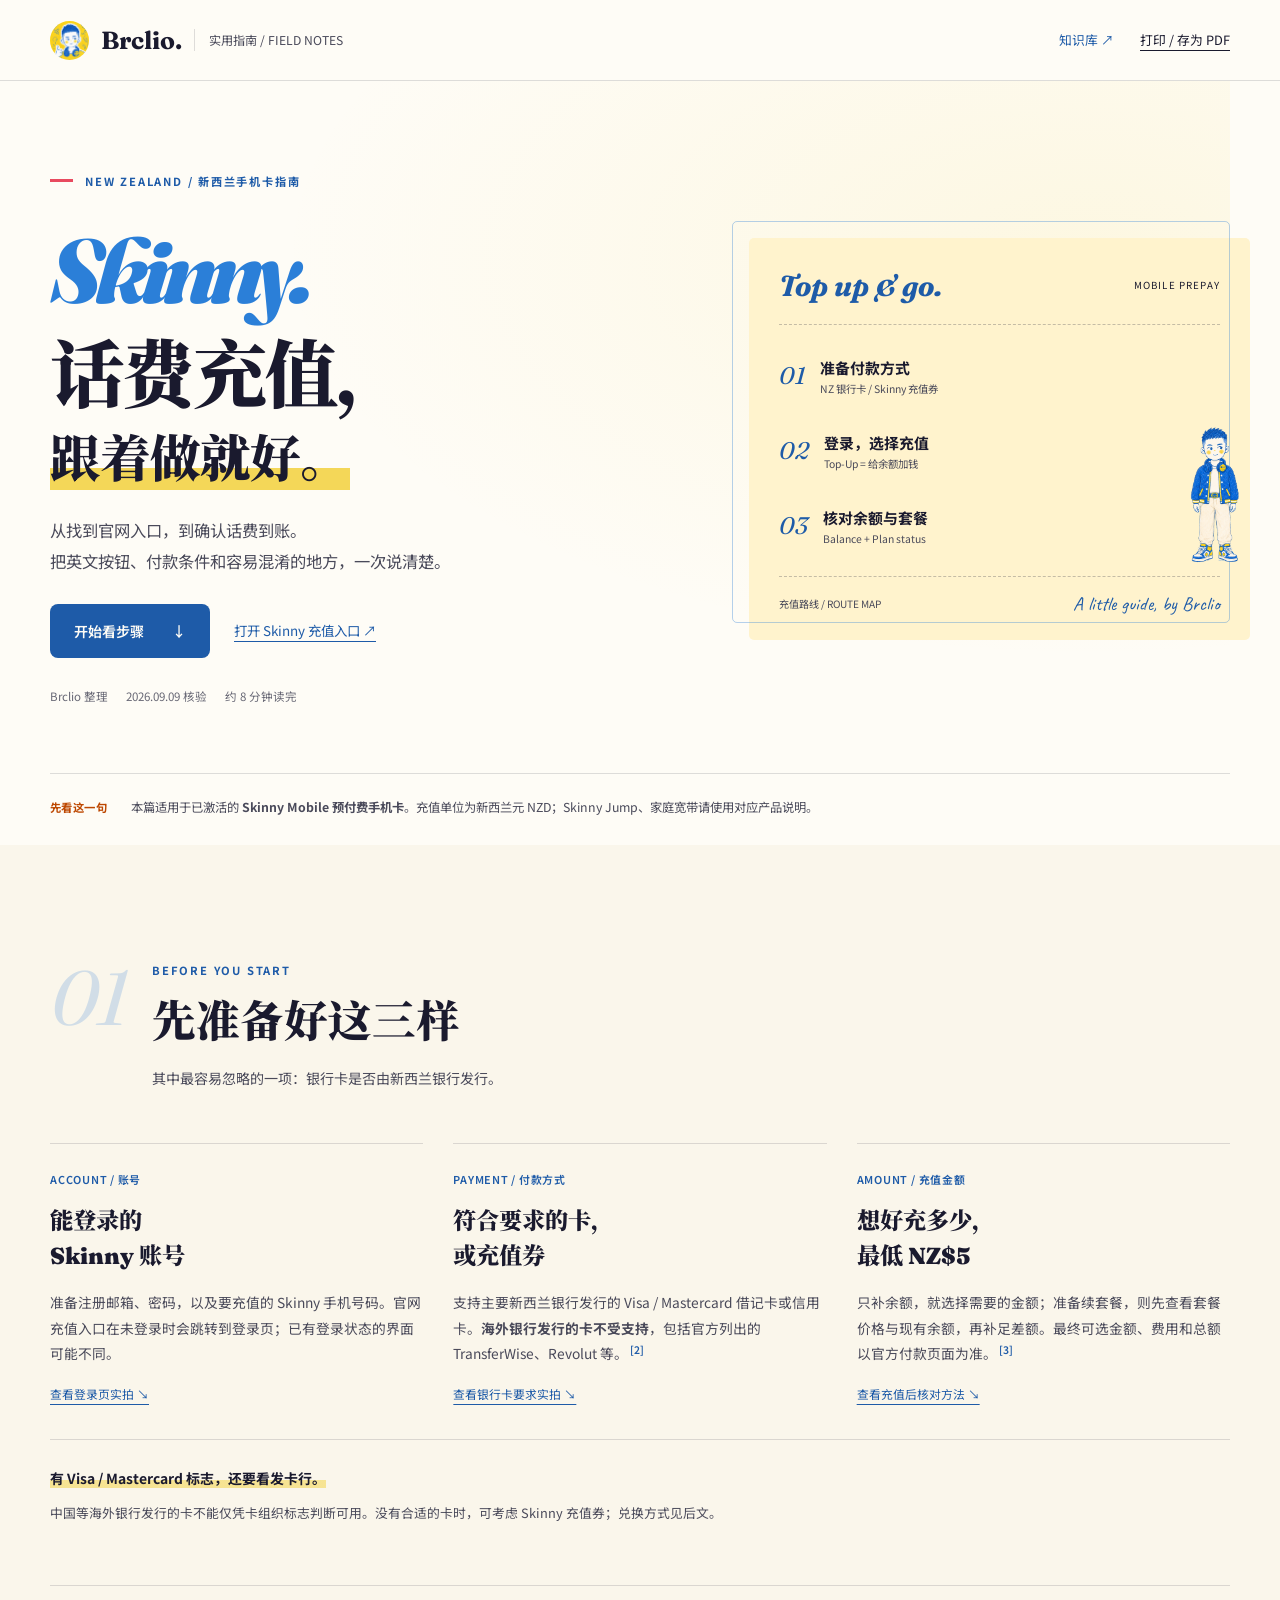
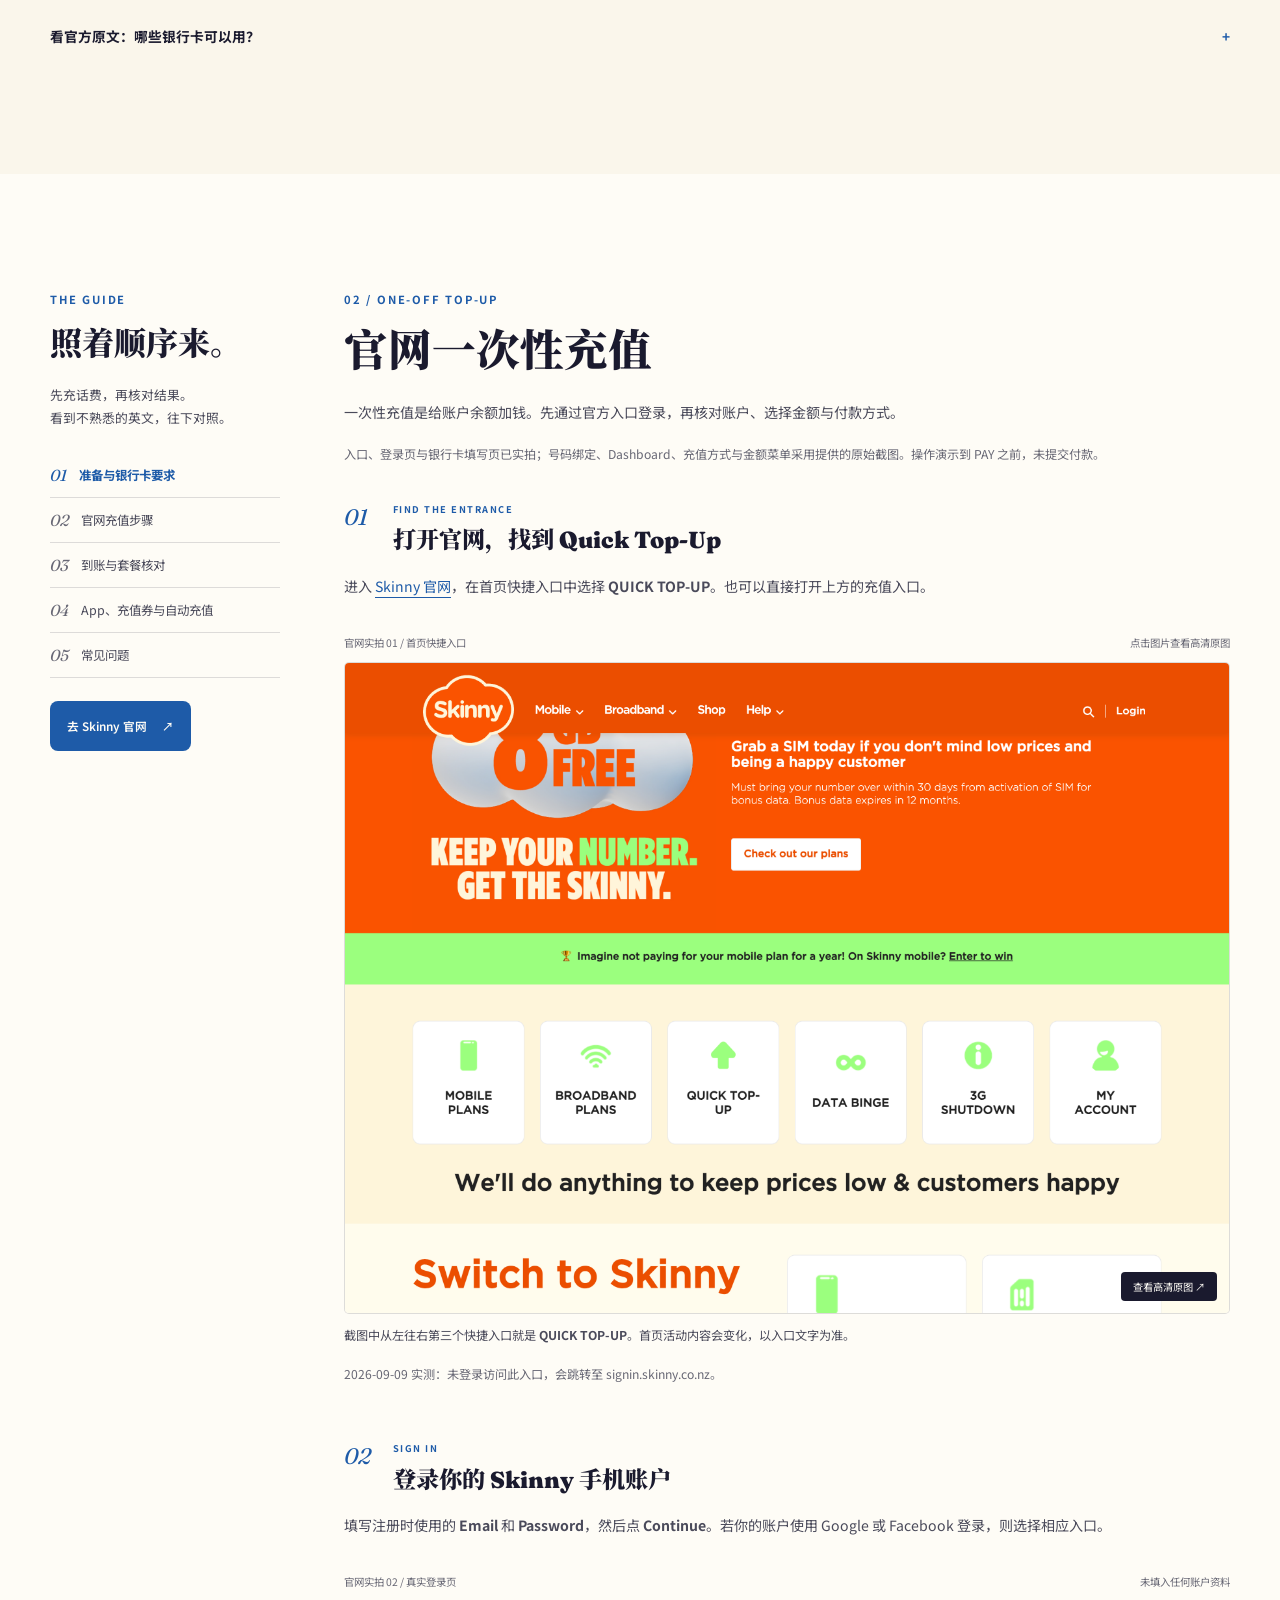
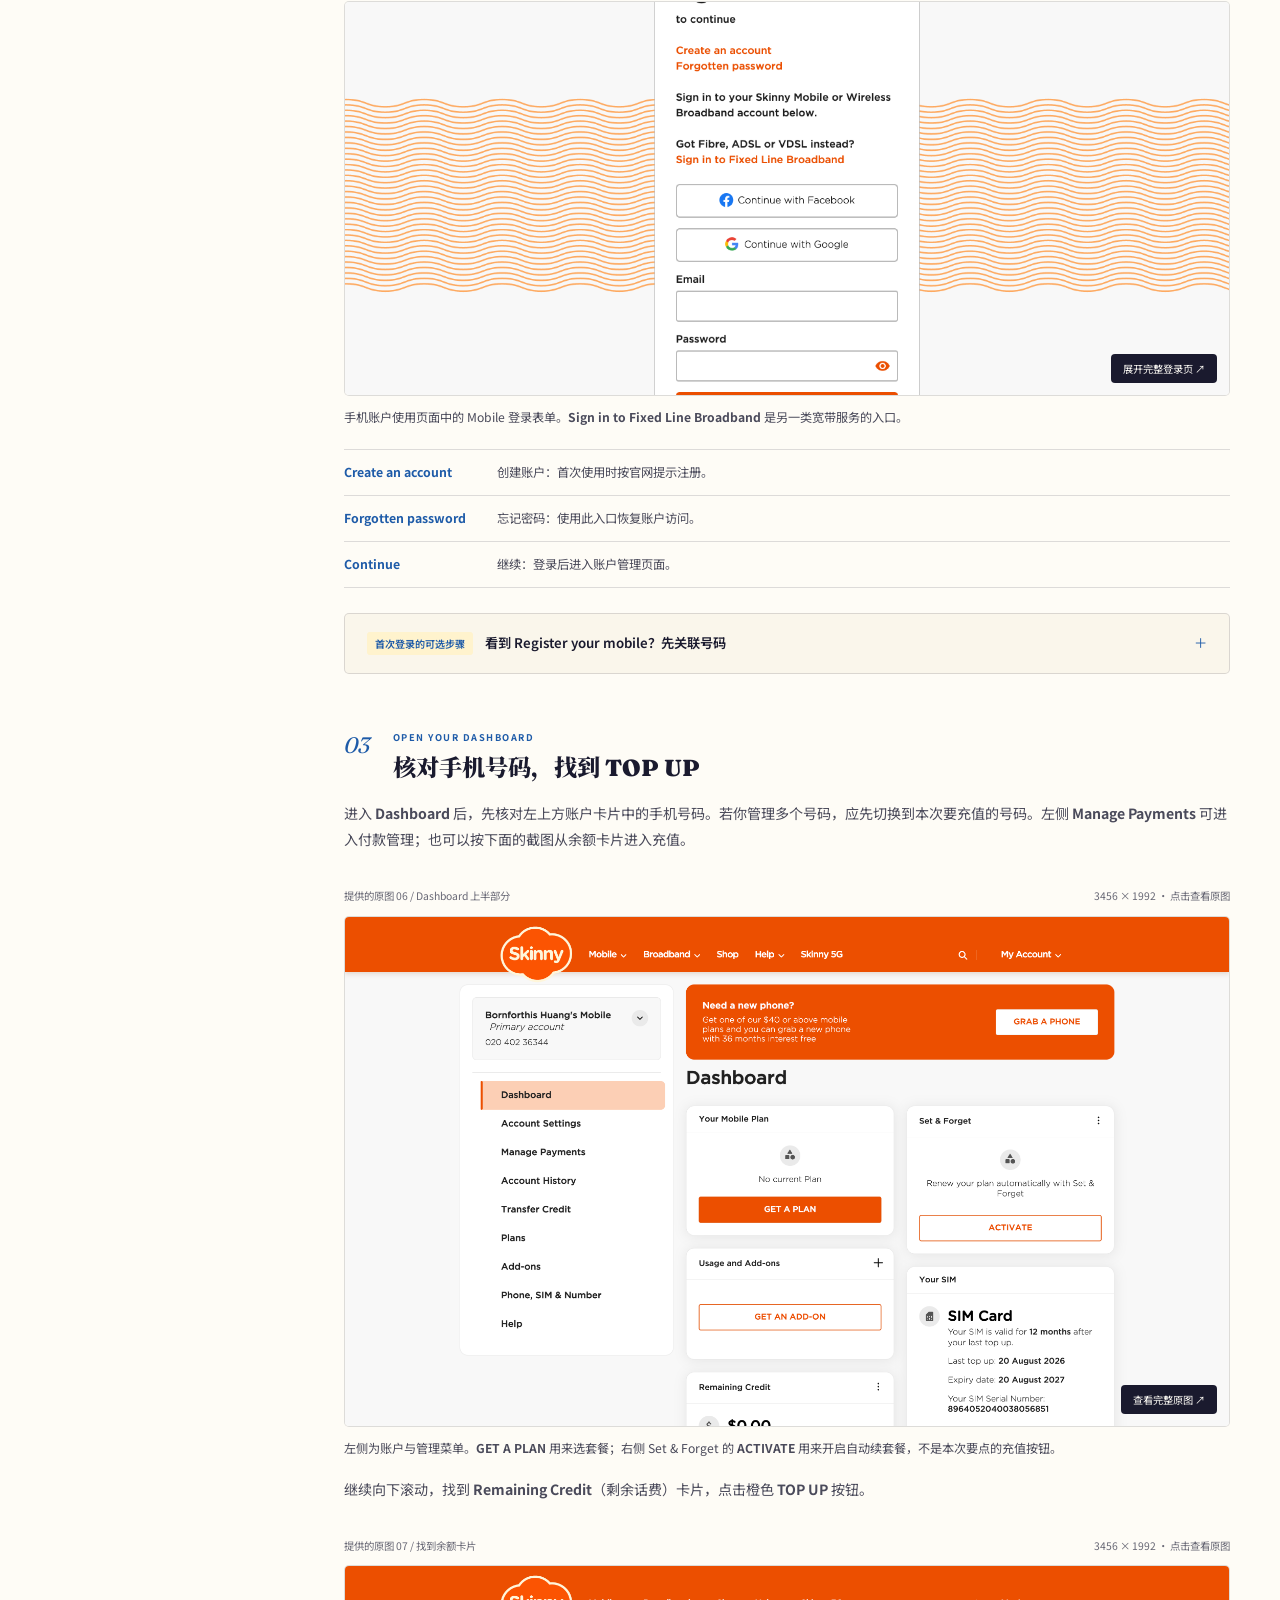
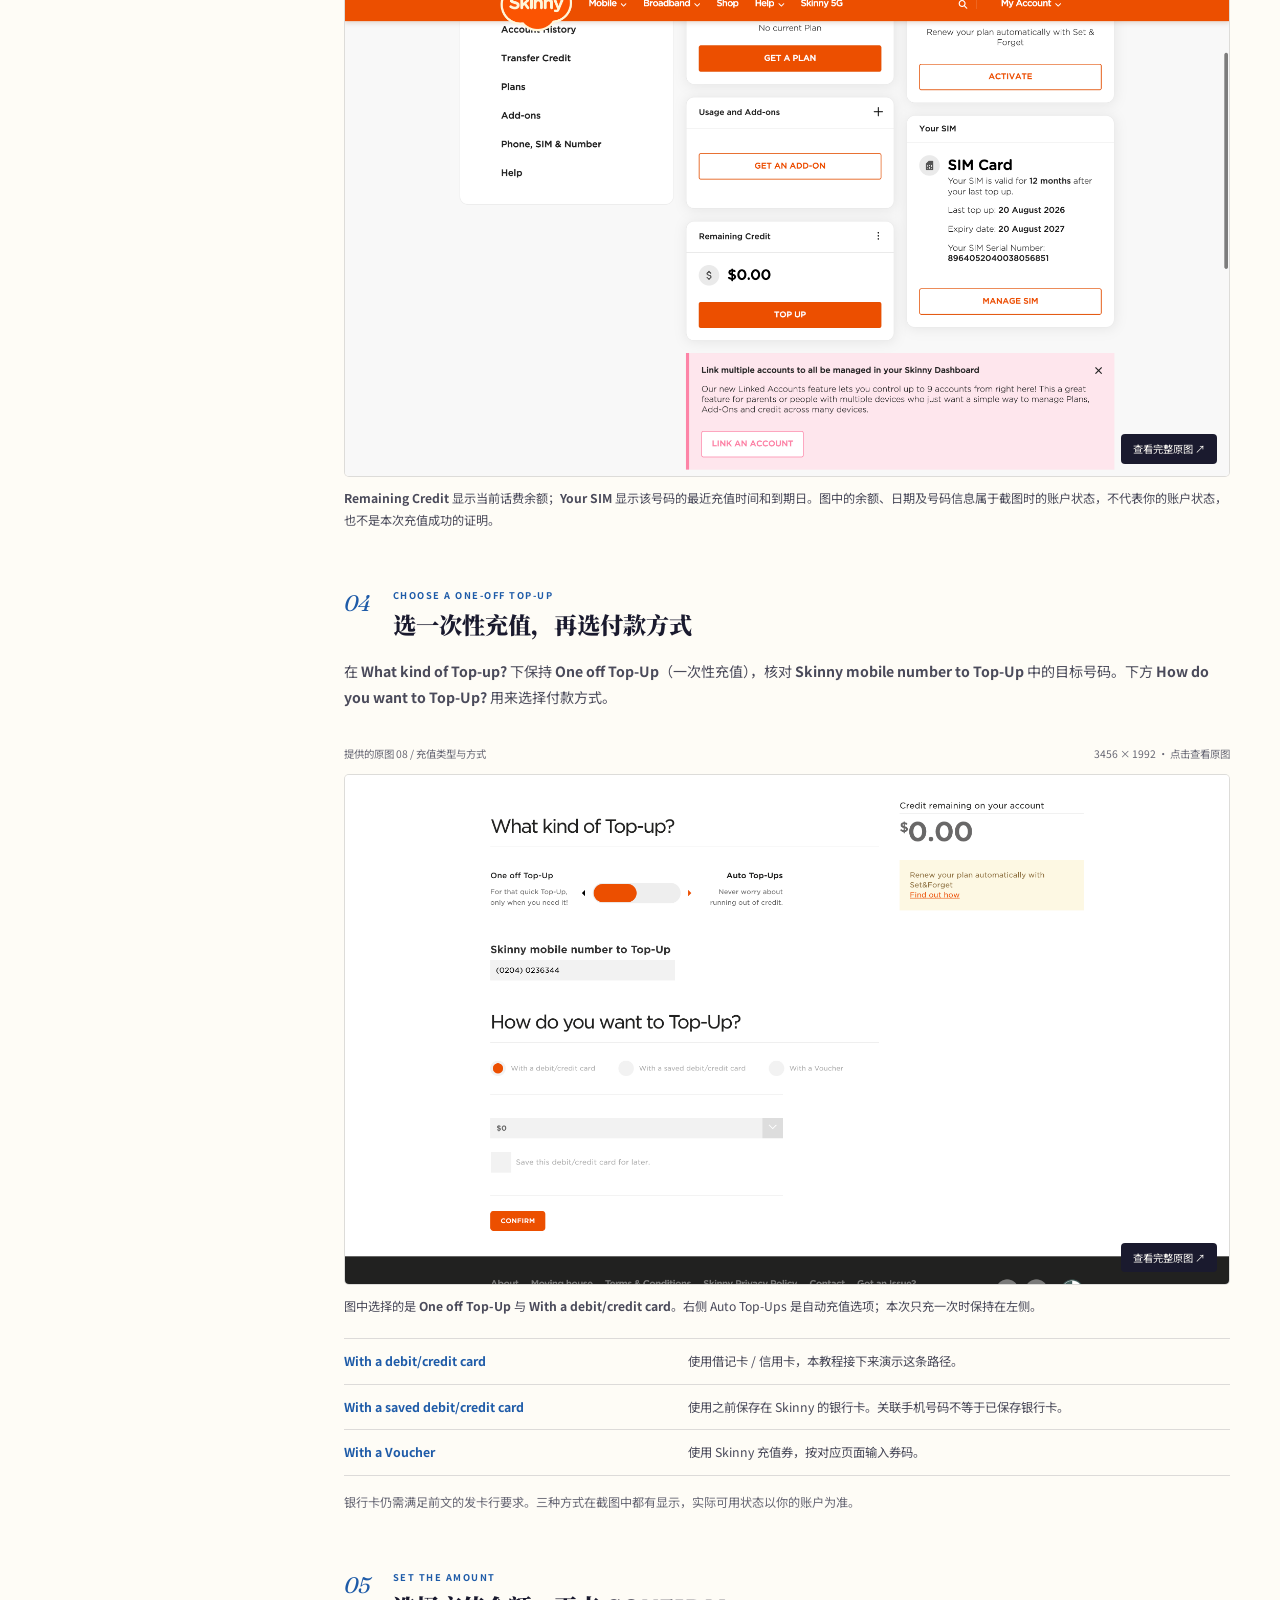
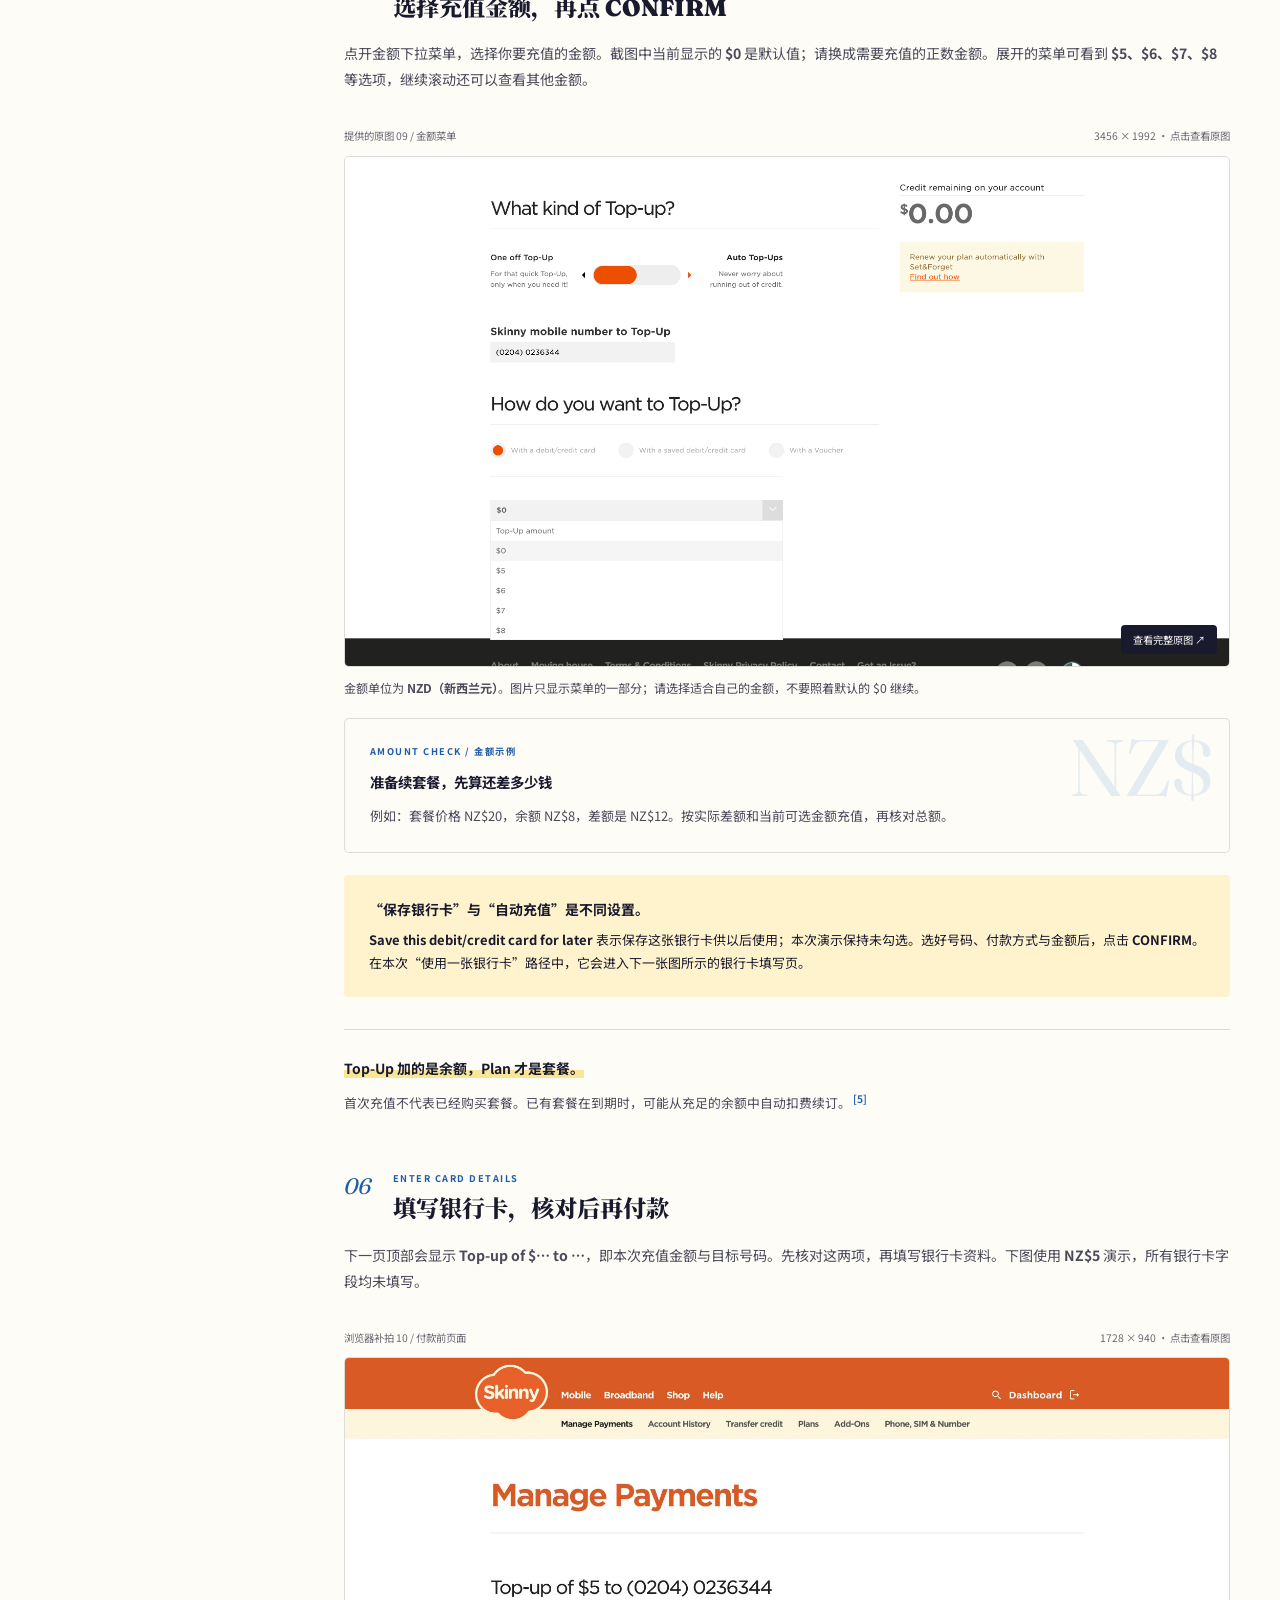
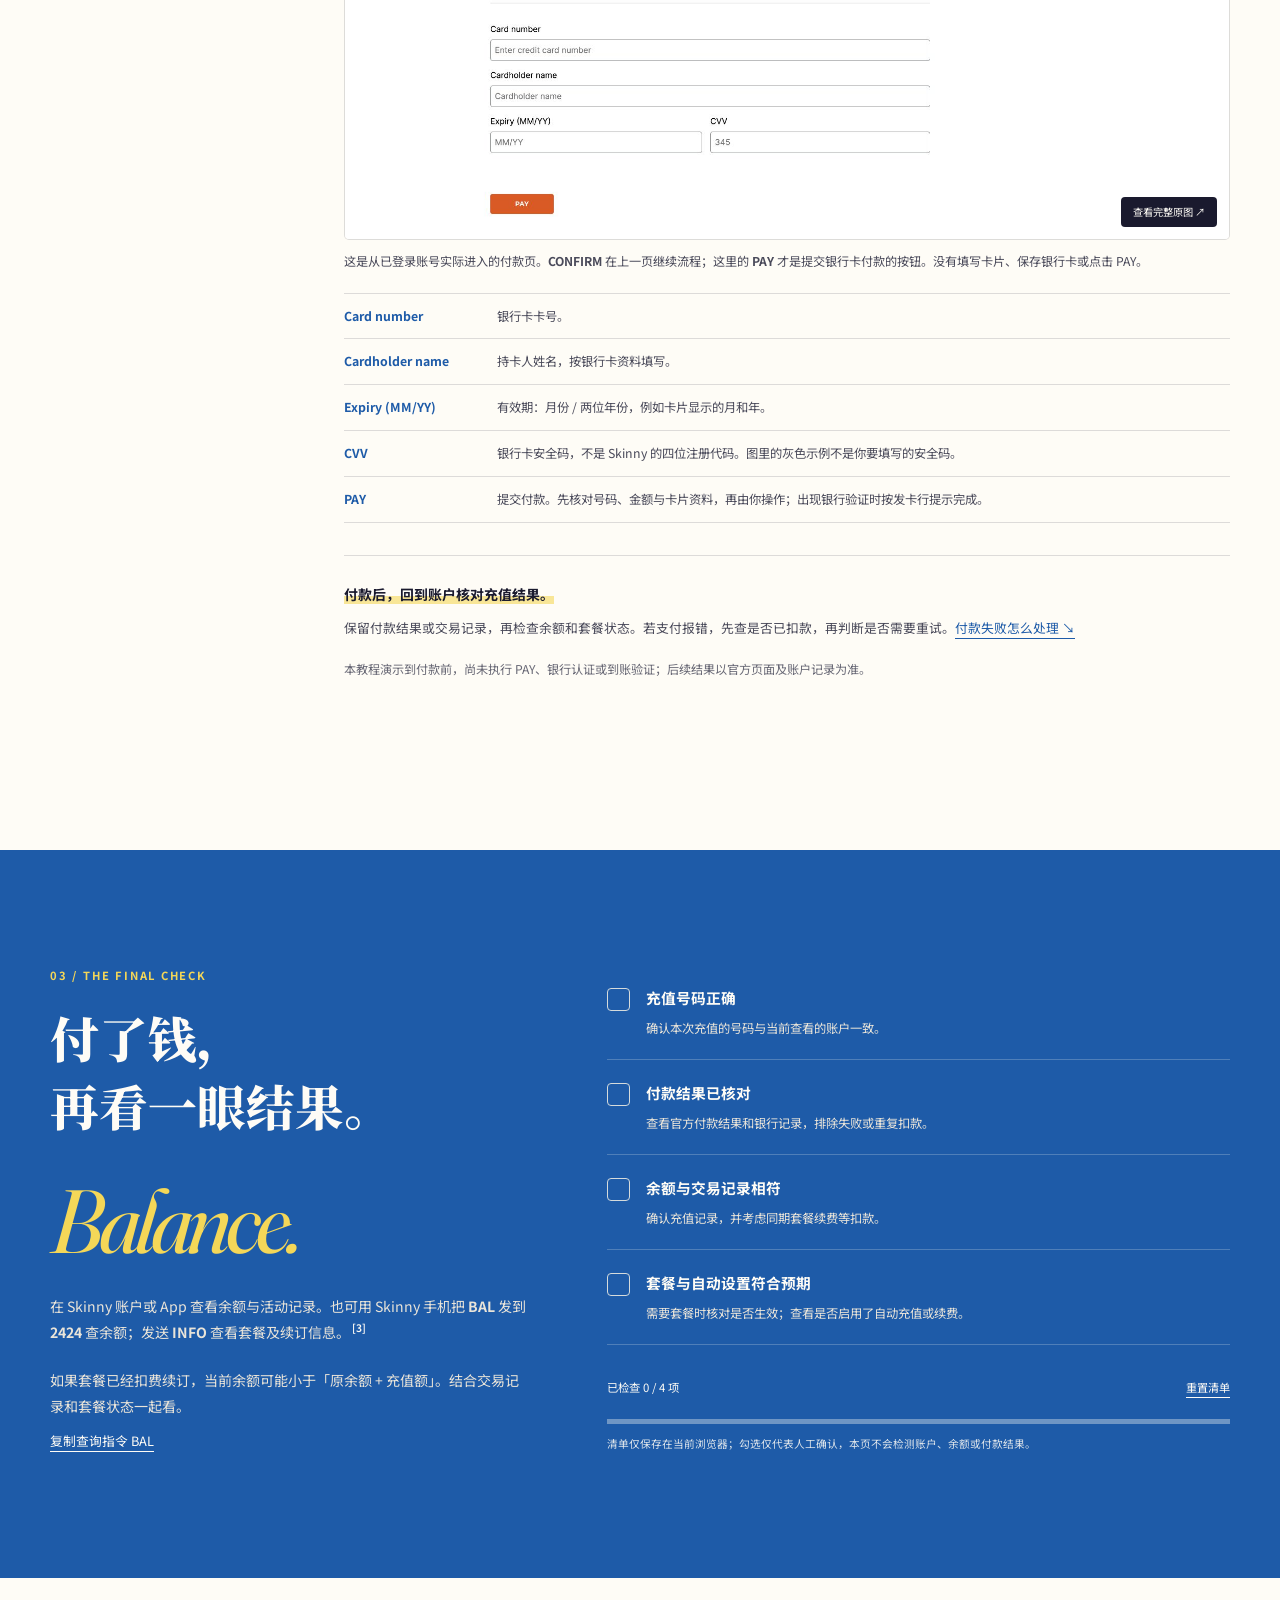
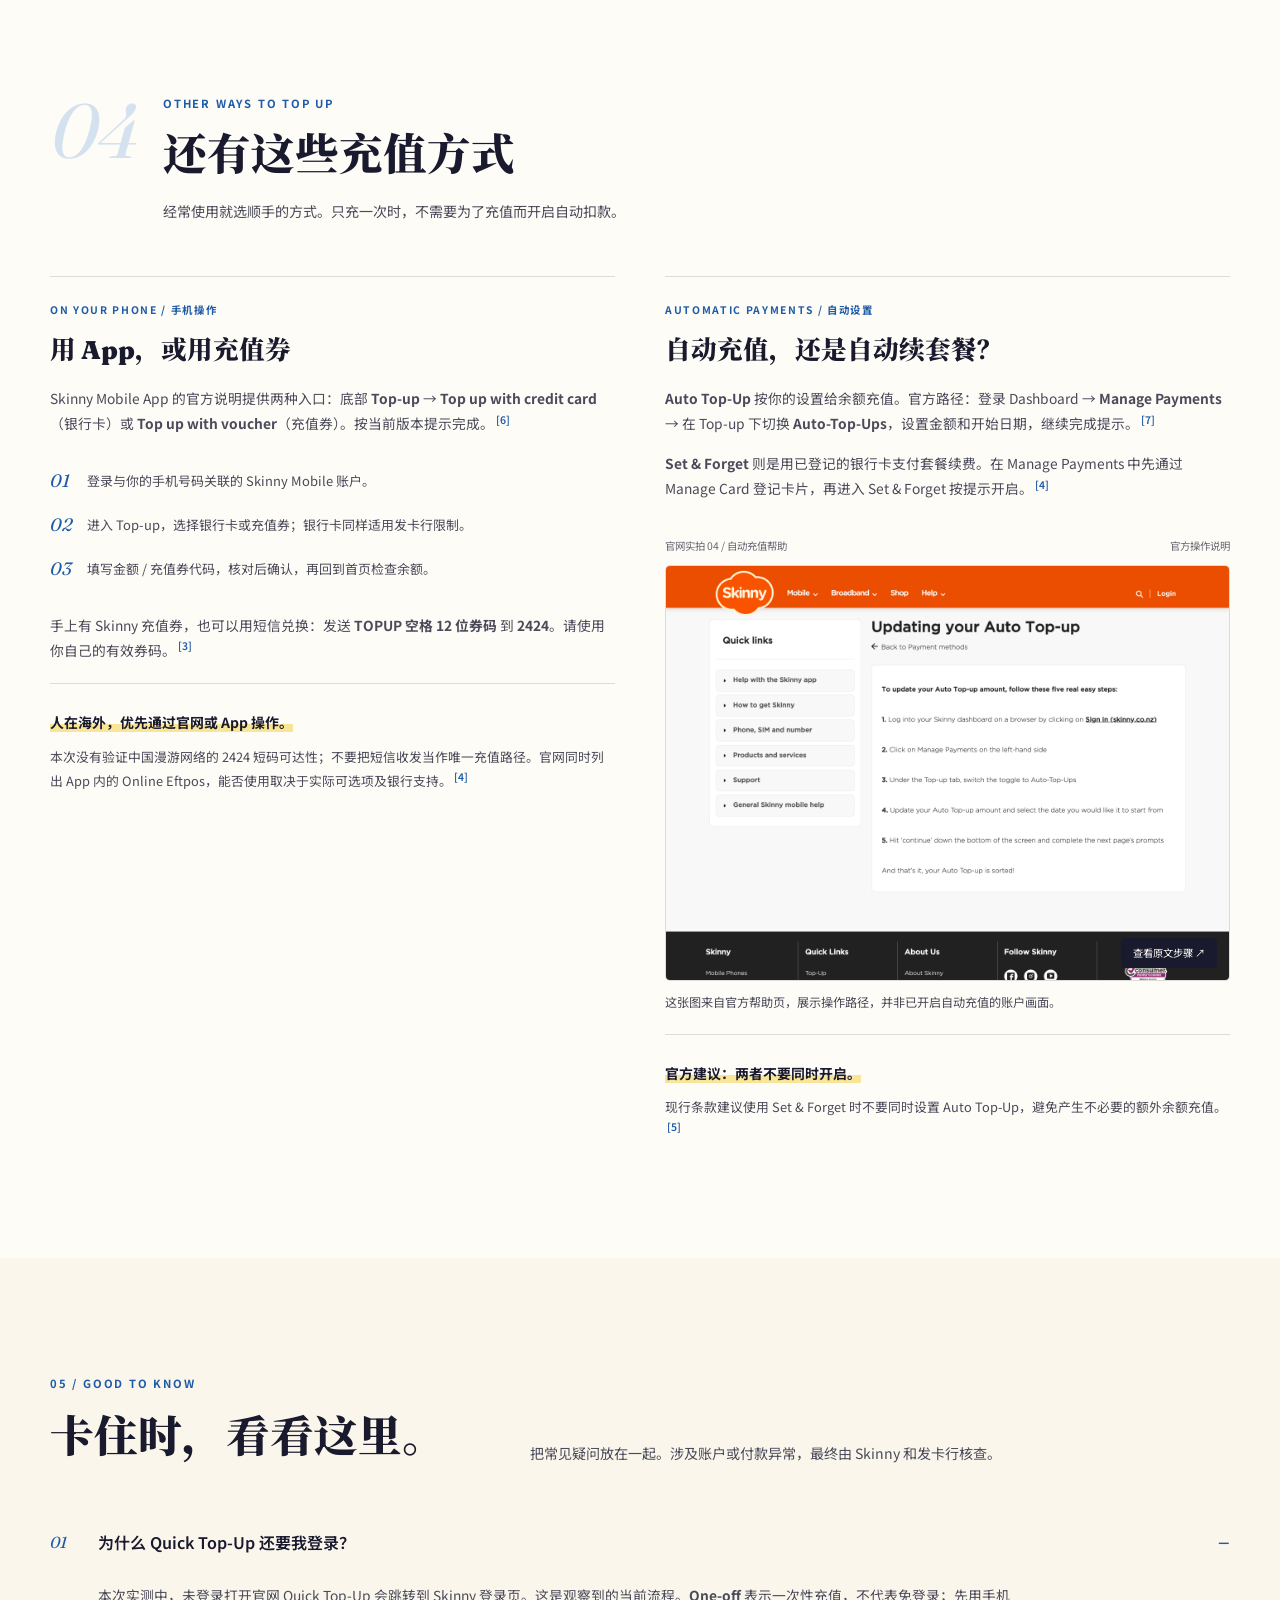
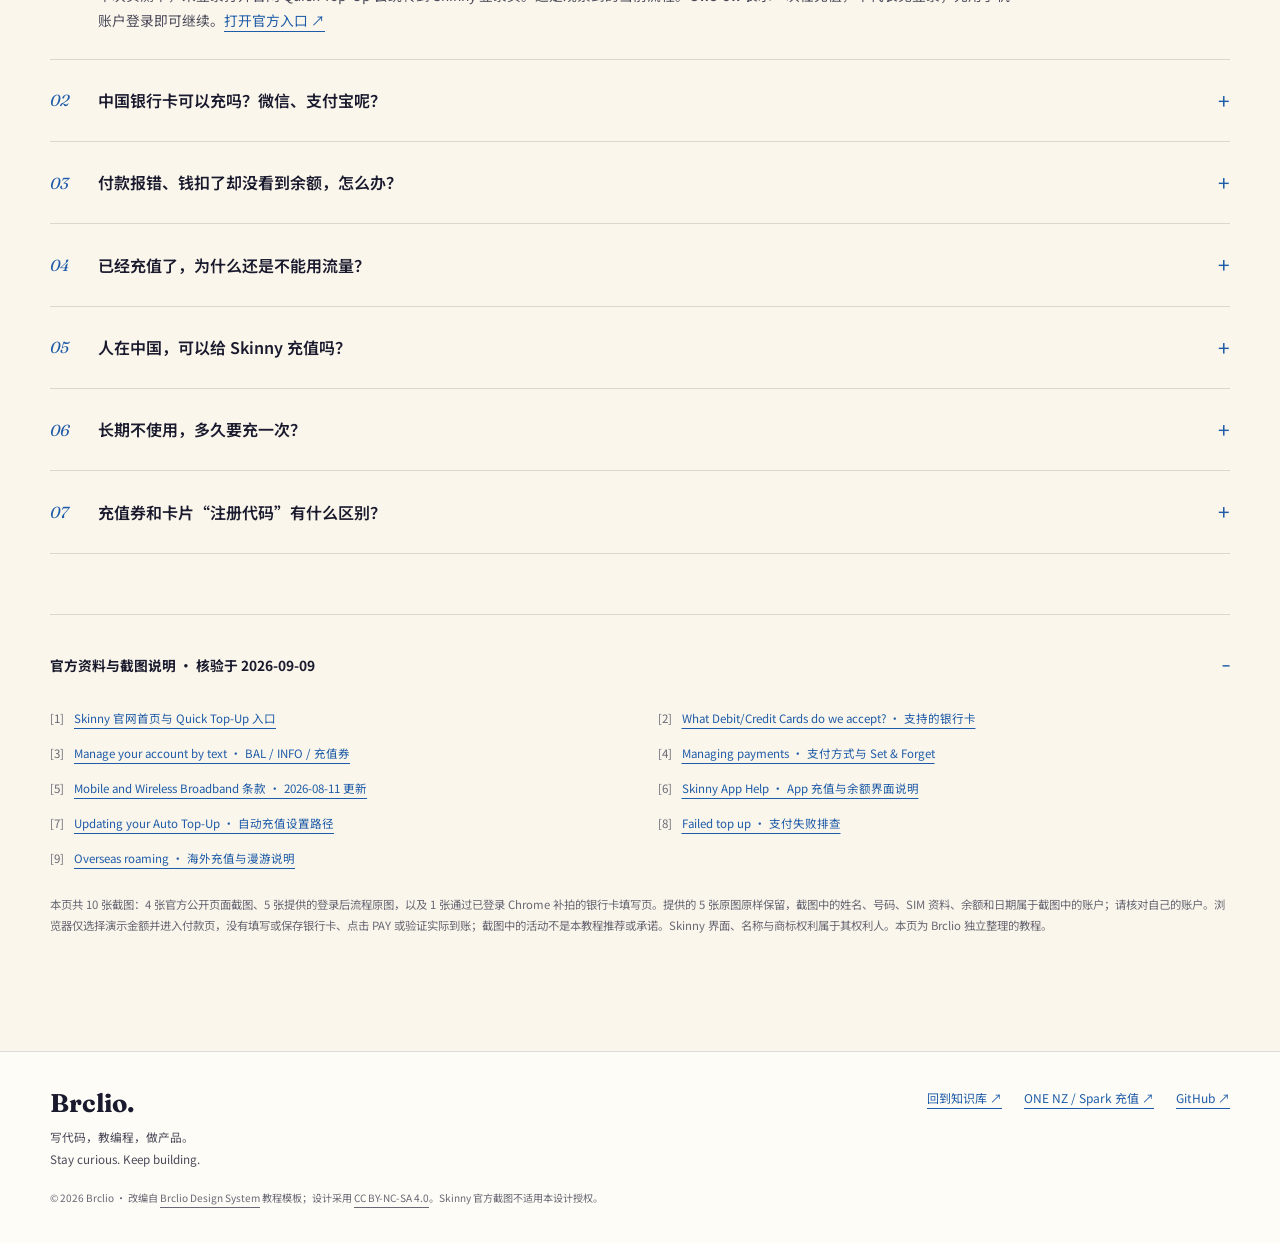
<file: skinny-top-up-guide/index.html>
<!DOCTYPE html>
<html lang="zh-CN">
<head>
  <meta charset="UTF-8">
  <meta name="viewport" content="width=device-width, initial-scale=1.0">
  <title>Skinny 话费充值教程｜官网图解、银行卡要求与查余额｜Brclio</title>
  <meta name="description" content="给中文新手的 Skinny 新西兰手机话费充值指南：官网入口、登录、Dashboard 与付款页图解、银行卡发行地要求、一次性充值、充值券、余额查询，以及 Auto Top-Up 与 Set &amp; Forget 的区别。">
  <meta name="author" content="Brclio">
  <meta name="theme-color" content="#fefcf6">
  <meta name="robots" content="index,follow,max-image-preview:large">
  <link rel="canonical" href="https://brclio-docs.brclio.com/skinny-top-up-guide/">
  <link rel="icon" href="assets/brand/avatar.png" type="image/png">
  <meta property="og:type" content="article">
  <meta property="og:locale" content="zh_CN">
  <meta property="og:site_name" content="Brclio 知识库">
  <meta property="og:title" content="Skinny 话费充值，跟着做就好。">
  <meta property="og:description" content="从登录和 Dashboard 到选择金额、填写银行卡，逐步配图。写给中文新手的 Skinny 充值指南。">
  <meta property="og:url" content="https://brclio-docs.brclio.com/skinny-top-up-guide/">
  <meta property="og:image" content="https://brclio-docs.brclio.com/skinny-top-up-guide/page-preview.png">
  <meta property="og:image:alt" content="Brclio Skinny 手机话费充值指南">
  <meta name="twitter:card" content="summary_large_image">
  <script type="application/ld+json">
  {"@context":"https://schema.org","@type":"Article","headline":"Skinny 话费充值教程","description":"Skinny 新西兰预付费手机充值、付款条件、余额查询与自动充值说明。","inLanguage":"zh-CN","datePublished":"2026-09-09","dateModified":"2026-09-09","author":{"@type":"Person","name":"Brclio","url":"https://brclio.com"},"mainEntityOfPage":"https://brclio-docs.brclio.com/skinny-top-up-guide/","image":"https://brclio-docs.brclio.com/skinny-top-up-guide/page-preview.png"}
  </script>
  <link rel="preconnect" href="https://fonts.googleapis.com">
  <link rel="preconnect" href="https://fonts.gstatic.com" crossorigin>
  <link href="https://fonts.googleapis.com/css2?family=Fraunces:ital,opsz,wght@0,9..144,400;1,9..144,400&family=Caveat:wght@400;700&family=Noto+Serif+SC:wght@700;900&family=Noto+Sans+SC:wght@400;500;700&family=Fira+Code:wght@400&display=swap" rel="stylesheet">
  <link rel="stylesheet" href="guide.css">
  <script src="guide.js" defer></script>
</head>
<body>
  <a class="skip-link" href="#top-up">跳到充值步骤</a>
  <header class="site-header">
    <div class="container header-inner">
      <a class="brand" href="../index.html"><img src="assets/brand/avatar.png" alt="" width="39" height="39"><strong>Brclio.</strong><span>实用指南 / FIELD NOTES</span></a>
      <div class="header-actions"><a href="../index.html">知识库 ↗</a><button type="button" class="plain-button" id="print-guide">打印 / 存为 PDF</button></div>
    </div>
  </header>
  <main>
    <!-- Adapted from template-tutorial.html, layout 1: asymmetric hero. -->
    <section class="container hero" aria-labelledby="page-title">
      <div class="hero-text">
        <span class="label-caps eyebrow">NEW ZEALAND / 新西兰手机卡指南</span>
        <h1 id="page-title"><span class="english" lang="en">Skinny.</span>话费充值，<span class="last-line"><span class="highlight">跟着做就好。</span></span></h1>
        <p class="hero-lead">从找到官网入口，到确认话费到账。<br>把英文按钮、付款条件和容易混淆的地方，一次说清楚。</p>
        <div class="hero-actions"><a class="cta-button" href="#top-up">开始看步骤 <span aria-hidden="true">↓</span></a><a class="text-link" href="https://www.skinny.co.nz/topup" target="_blank" rel="noopener noreferrer">打开 Skinny 充值入口 ↗</a></div>
        <div class="hero-meta"><span>Brclio 整理</span><span>2026.09.09 核验</span><span>约 8 分钟读完</span></div>
      </div>
      <div class="hero-visual">
        <div class="route-map" aria-label="充值路线：准备银行卡或充值券，登录充值，再核对余额和套餐">
          <div class="map-top"><strong lang="en">Top up &amp; go.</strong><span>MOBILE PREPAY</span></div>
          <ol class="route-list"><li><b aria-hidden="true">01</b><div><strong>准备付款方式</strong><small>NZ 银行卡 / Skinny 充值券</small></div></li><li><b aria-hidden="true">02</b><div><strong>登录，选择充值</strong><small>Top-Up = 给余额加钱</small></div></li><li><b aria-hidden="true">03</b><div><strong>核对余额与套餐</strong><small>Balance + Plan status</small></div></li></ol>
          <img class="route-character" src="assets/brand/character.png" alt="" width="160" height="230">
          <div class="map-bottom"><span>充值路线 / ROUTE MAP</span><span class="handwriting" lang="en">A little guide, by Brclio</span></div>
        </div>
      </div>
    </section>
    <div class="container intro-strip"><b>先看这一句</b><p>本篇适用于已激活的 <strong>Skinny Mobile 预付费手机卡</strong>。充值单位为新西兰元 NZD；Skinny Jump、家庭宽带请使用对应产品说明。</p></div>

    <!-- Layout 3 + component 1A: editorial columns, not repeated step cards. -->
    <section class="section section--alt chapter" id="before" aria-labelledby="before-title">
      <div class="container">
        <div class="section-head reveal"><span class="section-number" aria-hidden="true">01</span><div><span class="label-caps">BEFORE YOU START</span><h2 id="before-title">先准备好这三样</h2><p>其中最容易忽略的一项：银行卡是否由新西兰银行发行。</p></div></div>
        <div class="prep-grid">
          <article class="magazine-card reveal"><span class="card-aux">ACCOUNT / 账号</span><h3 class="card-title">能登录的<br>Skinny 账号</h3><p class="card-desc">准备注册邮箱、密码，以及要充值的 Skinny 手机号码。官网充值入口在未登录时会跳转到登录页；已有登录状态的界面可能不同。</p><a class="small-link" href="#login-step">查看登录页实拍 ↘</a></article>
          <article class="magazine-card reveal reveal-d1"><span class="card-aux">PAYMENT / 付款方式</span><h3 class="card-title">符合要求的卡，<br>或充值券</h3><p class="card-desc">支持主要新西兰银行发行的 Visa / Mastercard 借记卡或信用卡。<strong>海外银行发行的卡不受支持</strong>，包括官方列出的 TransferWise、Revolut 等。<a class="source-ref" href="#source-2" aria-label="查看来源 2">[2]</a></p><a class="small-link" href="#card-evidence">查看银行卡要求实拍 ↘</a></article>
          <article class="magazine-card reveal reveal-d2"><span class="card-aux">AMOUNT / 充值金额</span><h3 class="card-title">想好充多少，<br>最低 NZ$5</h3><p class="card-desc">只补余额，就选择需要的金额；准备续套餐，则先查看套餐价格与现有余额，再补足差额。最终可选金额、费用和总额以官方付款页面为准。<a class="source-ref" href="#source-3" aria-label="查看来源 3">[3]</a></p><a class="small-link" href="#check">查看充值后核对方法 ↘</a></article>
        </div>
        <div class="quote-highlight"><span class="quote-title">有 Visa / Mastercard 标志，还要看发卡行。</span><p class="quote-desc">中国等海外银行发行的卡不能仅凭卡组织标志判断可用。没有合适的卡时，可考虑 Skinny 充值券；兑换方式见后文。</p></div>
        <details class="sources" id="card-evidence"><summary>看官方原文：哪些银行卡可以用？</summary><figure class="screenshot"><div class="image-meta"><span>官网实拍 · 银行卡帮助页</span><span>1360 × 1000 CSS px · 2×</span></div><button class="zoom-trigger" type="button" aria-label="放大银行卡要求截图"><img src="assets/screenshots/03-card-policy.png" alt="Skinny 官方帮助：支持的新西兰银行卡与不接受的银行卡列表" width="2720" height="2000" loading="lazy"><span class="zoom-label">点击放大 ↗</span></button><figcaption>这里展示的是 Skinny 帮助页，包含支持的卡类型与不接受的卡片清单。<a href="https://www.skinny.co.nz/help/mobile-help/general/payment-methods/debit-and-credit-cards" target="_blank" rel="noopener noreferrer">阅读官方原文 ↗</a></figcaption></figure></details>
      </div>
    </section>

    <!-- Layout 16: sticky contents with large tutorial images. -->
    <section class="section chapter" id="top-up" aria-labelledby="top-up-title">
      <div class="container layout-sticky">
        <aside class="toc" aria-label="教程目录"><span class="label-caps">THE GUIDE</span><h2>照着顺序来。</h2><p class="toc-intro">先充话费，再核对结果。<br>看到不熟悉的英文，往下对照。</p><nav><a href="#before"><span>01</span>准备与银行卡要求</a><a class="active" href="#top-up" aria-current="location"><span>02</span>官网充值步骤</a><a href="#check"><span>03</span>到账与套餐核对</a><a href="#more"><span>04</span>App、充值券与自动充值</a><a href="#faq"><span>05</span>常见问题</a></nav><a class="cta-button" href="https://www.skinny.co.nz/topup" target="_blank" rel="noopener noreferrer">去 Skinny 官网 <span aria-hidden="true">↗</span></a></aside>
        <div class="steps-content">
          <div class="article-intro reveal"><span class="label-caps">02 / ONE-OFF TOP-UP</span><h2 id="top-up-title">官网一次性充值</h2><p>一次性充值是给账户余额加钱。先通过官方入口登录，再核对账户、选择金额与付款方式。</p><p class="evidence-note">入口、登录页与银行卡填写页已实拍；号码绑定、Dashboard、充值方式与金额菜单采用提供的原始截图。操作演示到 PAY 之前，未提交付款。</p></div>
          <article class="step" id="entry-step"><div class="step-heading"><span class="step-num" aria-hidden="true">01</span><div><span class="label-caps">FIND THE ENTRANCE</span><h3>打开官网，找到 Quick Top-Up</h3></div></div><p>进入 <a href="https://www.skinny.co.nz/" target="_blank" rel="noopener noreferrer">Skinny 官网</a>，在首页快捷入口中选择 <strong>QUICK TOP-UP</strong>。也可以直接打开上方的充值入口。</p><figure class="screenshot"><div class="image-meta"><span>官网实拍 01 / 首页快捷入口</span><span>点击图片查看高清原图</span></div><button class="zoom-trigger" type="button" aria-label="放大官网充值入口截图"><img src="assets/screenshots/01-top-up-entry.png" alt="Skinny 官网首页：快捷入口中的 QUICK TOP-UP 为充值入口" width="2720" height="2000" loading="lazy"><span class="zoom-label">查看高清原图 ↗</span></button><figcaption>截图中从左往右第三个快捷入口就是 <strong>QUICK TOP-UP</strong>。首页活动内容会变化，以入口文字为准。</figcaption></figure><p class="evidence-note">2026-09-09 实测：未登录访问此入口，会跳转至 signin.skinny.co.nz。</p></article>
          <article class="step" id="login-step"><div class="step-heading"><span class="step-num" aria-hidden="true">02</span><div><span class="label-caps">SIGN IN</span><h3>登录你的 Skinny 手机账户</h3></div></div><p>填写注册时使用的 <strong>Email</strong> 和 <strong>Password</strong>，然后点 <strong>Continue</strong>。若你的账户使用 Google 或 Facebook 登录，则选择相应入口。</p><figure class="screenshot login"><div class="image-meta"><span>官网实拍 02 / 真实登录页</span><span>未填入任何账户资料</span></div><button class="zoom-trigger" type="button" aria-label="放大 Skinny 登录页完整截图"><img src="assets/screenshots/02-sign-in.png" alt="Skinny 登录页：Email、Password、Continue，以及创建账户和忘记密码入口" width="2720" height="2000" loading="lazy"><span class="zoom-label">展开完整登录页 ↗</span></button><figcaption>手机账户使用页面中的 Mobile 登录表单。<strong>Sign in to Fixed Line Broadband</strong> 是另一类宽带服务的入口。</figcaption></figure><dl class="term-list"><div><dt>Create an account</dt><dd>创建账户：首次使用时按官网提示注册。</dd></div><div><dt>Forgotten password</dt><dd>忘记密码：使用此入口恢复账户访问。</dd></div><div><dt>Continue</dt><dd>继续：登录后进入账户管理页面。</dd></div></dl>
<details class="optional-step" id="register-mobile">
  <summary><span>首次登录的可选步骤</span>看到 Register your mobile？先关联号码 <b aria-hidden="true">＋</b></summary>
  <div class="optional-step-body">
    <p>如果登录后出现下图，说明还需要把要管理的手机号码关联到这个账号。在 <strong>Mobile</strong> 下填写 Skinny 号码，点击 <strong>SEND AUTHENTICATION CODE</strong>（发送验证码），再按官网提示完成验证。已经能看到自己号码的 Dashboard，可直接跳到下一步。</p>
<figure class="screenshot">
  <div class="image-meta"><span>提供的原图 05 / 关联手机号码</span><span>3456 × 1924 · 点击查看原图</span></div>
  <button class="zoom-trigger" type="button" aria-label="放大首次登录后的 Register your mobile 号码关联页面"><img src="assets/screenshots/05-register-mobile.png" alt="首次登录后的 Register your mobile 号码关联页面" width="3456" height="1924" loading="lazy"><span class="zoom-label">查看完整原图 ↗</span></button>
  <figcaption>输入的是要关联的 <strong>Skinny mobile number</strong>。这张图展示发送验证码前的页面，后续验证码输入界面未在此图中展示。</figcaption>
</figure>
  </div>
</details>
</article>
          <article class="step" id="dashboard-step"><div class="step-heading"><span class="step-num" aria-hidden="true">03</span><div><span class="label-caps">OPEN YOUR DASHBOARD</span><h3>核对手机号码，找到 TOP UP</h3></div></div>
<p>进入 <strong>Dashboard</strong> 后，先核对左上方账户卡片中的手机号码。若你管理多个号码，应先切换到本次要充值的号码。左侧 <strong>Manage Payments</strong> 可进入付款管理；也可以按下面的截图从余额卡片进入充值。</p>
<figure class="screenshot">
  <div class="image-meta"><span>提供的原图 06 / Dashboard 上半部分</span><span>3456 × 1992 · 点击查看原图</span></div>
  <button class="zoom-trigger" type="button" aria-label="放大登录后的 Dashboard：账户号码、管理菜单和套餐状态"><img src="assets/screenshots/06-dashboard-account.png" alt="登录后的 Dashboard：账户号码、管理菜单和套餐状态" width="3456" height="1992" loading="lazy"><span class="zoom-label">查看完整原图 ↗</span></button>
  <figcaption>左侧为账户与管理菜单。<strong>GET A PLAN</strong> 用来选套餐；右侧 Set &amp; Forget 的 <strong>ACTIVATE</strong> 用来开启自动续套餐，不是本次要点的充值按钮。</figcaption>
</figure>
<p>继续向下滚动，找到 <strong>Remaining Credit</strong>（剩余话费）卡片，点击橙色 <strong>TOP UP</strong> 按钮。</p>
<figure class="screenshot">
  <div class="image-meta"><span>提供的原图 07 / 找到余额卡片</span><span>3456 × 1992 · 点击查看原图</span></div>
  <button class="zoom-trigger" type="button" aria-label="放大Dashboard 下半部分：Remaining Credit 与 TOP UP 充值按钮"><img src="assets/screenshots/07-dashboard-top-up.png" alt="Dashboard 下半部分：Remaining Credit 与 TOP UP 充值按钮" width="3456" height="1992" loading="lazy"><span class="zoom-label">查看完整原图 ↗</span></button>
  <figcaption><strong>Remaining Credit</strong> 显示当前话费余额；<strong>Your SIM</strong> 显示该号码的最近充值时间和到期日。图中的余额、日期及号码信息属于截图时的账户状态，不代表你的账户状态，也不是本次充值成功的证明。</figcaption>
</figure>
</article>
          <article class="step" id="method-step"><div class="step-heading"><span class="step-num" aria-hidden="true">04</span><div><span class="label-caps">CHOOSE A ONE-OFF TOP-UP</span><h3>选一次性充值，再选付款方式</h3></div></div>
<p>在 <strong>What kind of Top-up?</strong> 下保持 <strong>One off Top-Up</strong>（一次性充值），核对 <strong>Skinny mobile number to Top-Up</strong> 中的目标号码。下方 <strong>How do you want to Top-Up?</strong> 用来选择付款方式。</p>
<figure class="screenshot">
  <div class="image-meta"><span>提供的原图 08 / 充值类型与方式</span><span>3456 × 1992 · 点击查看原图</span></div>
  <button class="zoom-trigger" type="button" aria-label="放大一次性充值设置：One off Top-Up、目标号码和三种付款方式"><img src="assets/screenshots/08-one-off-options.png" alt="一次性充值设置：One off Top-Up、目标号码和三种付款方式" width="3456" height="1992" loading="lazy"><span class="zoom-label">查看完整原图 ↗</span></button>
  <figcaption>图中选择的是 <strong>One off Top-Up</strong> 与 <strong>With a debit/credit card</strong>。右侧 Auto Top-Ups 是自动充值选项；本次只充一次时保持在左侧。</figcaption>
</figure>
<dl class="term-list payment-methods"><div><dt>With a debit/credit card</dt><dd>使用借记卡 / 信用卡，本教程接下来演示这条路径。</dd></div><div><dt>With a saved debit/credit card</dt><dd>使用之前保存在 Skinny 的银行卡。关联手机号码不等于已保存银行卡。</dd></div><div><dt>With a Voucher</dt><dd>使用 Skinny 充值券，按对应页面输入券码。</dd></div></dl>
<p class="evidence-note" style="margin-top:15px">银行卡仍需满足前文的发卡行要求。三种方式在截图中都有显示，实际可用状态以你的账户为准。</p>
</article>
          <article class="step" id="amount-step"><div class="step-heading"><span class="step-num" aria-hidden="true">05</span><div><span class="label-caps">SET THE AMOUNT</span><h3>选择充值金额，再点 CONFIRM</h3></div></div>
<p>点开金额下拉菜单，选择你要充值的金额。截图中当前显示的 <strong>$0</strong> 是默认值；请换成需要充值的正数金额。展开的菜单可看到 <strong>$5、$6、$7、$8</strong> 等选项，继续滚动还可以查看其他金额。</p>
<figure class="screenshot">
  <div class="image-meta"><span>提供的原图 09 / 金额菜单</span><span>3456 × 1992 · 点击查看原图</span></div>
  <button class="zoom-trigger" type="button" aria-label="放大充值金额下拉菜单：默认 $0 与可选的 $5、$6、$7、$8 等金额"><img src="assets/screenshots/09-amount-options.png" alt="充值金额下拉菜单：默认 $0 与可选的 $5、$6、$7、$8 等金额" width="3456" height="1992" loading="lazy"><span class="zoom-label">查看完整原图 ↗</span></button>
  <figcaption>金额单位为 <strong>NZD（新西兰元）</strong>。图片只显示菜单的一部分；请选择适合自己的金额，不要照着默认的 $0 继续。</figcaption>
</figure>
<div class="number-card"><span class="card-number" aria-hidden="true">NZ$</span><span class="label-caps">AMOUNT CHECK / 金额示例</span><h4>准备续套餐，先算还差多少钱</h4><p>例如：套餐价格 NZ$20，余额 NZ$8，差额是 NZ$12。按实际差额和当前可选金额充值，再核对总额。</p></div>
<div class="callout"><strong>“保存银行卡”与“自动充值”是不同设置。</strong><strong class="inline-term">Save this debit/credit card for later</strong> 表示保存这张银行卡供以后使用；本次演示保持未勾选。选好号码、付款方式与金额后，点击 <strong class="inline-term">CONFIRM</strong>。在本次“使用一张银行卡”路径中，它会进入下一张图所示的银行卡填写页。</div>
<div class="quote-highlight"><span class="quote-title">Top-Up 加的是余额，Plan 才是套餐。</span><p class="quote-desc">首次充值不代表已经购买套餐。已有套餐在到期时，可能从充足的余额中自动扣费续订。<a class="source-ref" href="#source-5" aria-label="查看来源 5">[5]</a></p></div>
</article>
          <article class="step" id="payment-step"><div class="step-heading"><span class="step-num" aria-hidden="true">06</span><div><span class="label-caps">ENTER CARD DETAILS</span><h3>填写银行卡，核对后再付款</h3></div></div>
<p>下一页顶部会显示 <strong>Top-up of $… to …</strong>，即本次充值金额与目标号码。先核对这两项，再填写银行卡资料。下图使用 <strong>NZ$5</strong> 演示，所有银行卡字段均未填写。</p>
<figure class="screenshot">
  <div class="image-meta"><span>浏览器补拍 10 / 付款前页面</span><span>1728 × 940 · 点击查看原图</span></div>
  <button class="zoom-trigger" type="button" aria-label="放大CONFIRM 后的银行卡填写页：金额号码、银行卡字段与 PAY 按钮"><img src="assets/screenshots/10-card-payment.jpg" alt="CONFIRM 后的银行卡填写页：金额号码、银行卡字段与 PAY 按钮" width="1728" height="940" loading="lazy"><span class="zoom-label">查看完整原图 ↗</span></button>
  <figcaption>这是从已登录账号实际进入的付款页。<strong>CONFIRM</strong> 在上一页继续流程；这里的 <strong>PAY</strong> 才是提交银行卡付款的按钮。没有填写卡片、保存银行卡或点击 PAY。</figcaption>
</figure>
<dl class="term-list"><div><dt>Card number</dt><dd>银行卡卡号。</dd></div><div><dt>Cardholder name</dt><dd>持卡人姓名，按银行卡资料填写。</dd></div><div><dt>Expiry (MM/YY)</dt><dd>有效期：月份 / 两位年份，例如卡片显示的月和年。</dd></div><div><dt>CVV</dt><dd>银行卡安全码，不是 Skinny 的四位注册代码。图里的灰色示例不是你要填写的安全码。</dd></div><div><dt>PAY</dt><dd>提交付款。先核对号码、金额与卡片资料，再由你操作；出现银行验证时按发卡行提示完成。</dd></div></dl>
<div class="quote-highlight"><span class="quote-title">付款后，回到账户核对充值结果。</span><p class="quote-desc">保留付款结果或交易记录，再检查余额和套餐状态。若支付报错，先查是否已扣款，再判断是否需要重试。<a href="#faq-payment">付款失败怎么处理 ↘</a></p></div>
<p class="evidence-note" style="margin-top:18px">本教程演示到付款前，尚未执行 PAY、银行认证或到账验证；后续结果以官方页面及账户记录为准。</p>
</article>
        </div>
      </div>
    </section>

    <!-- Layout 11: full-width brand panel + component 35 checklist. -->
    <section class="section check-section chapter" id="check" aria-labelledby="check-title"><div class="container check-layout">
      <div class="check-copy reveal"><span class="label-caps">03 / THE FINAL CHECK</span><h2 id="check-title">付了钱，<br>再看一眼结果。</h2><div class="balance-line" lang="en">Balance.</div><p>在 Skinny 账户或 App 查看余额与活动记录。也可用 Skinny 手机把 <strong>BAL</strong> 发到 <strong>2424</strong> 查余额；发送 <strong>INFO</strong> 查看套餐及续订信息。<a class="source-ref" href="#source-3" aria-label="查看来源 3">[3]</a></p><p>如果套餐已经扣费续订，当前余额可能小于「原余额 + 充值额」。结合交易记录和套餐状态一起看。</p><button class="plain-button" type="button" data-copy="BAL">复制查询指令 BAL</button></div>
      <div class="checklist" aria-label="充值完成核对清单">
        <label class="checklist-item"><input class="checklist-check" type="checkbox" data-check="number"><span class="checklist-content"><strong>充值号码正确</strong><small>确认本次充值的号码与当前查看的账户一致。</small></span></label>
        <label class="checklist-item"><input class="checklist-check" type="checkbox" data-check="payment"><span class="checklist-content"><strong>付款结果已核对</strong><small>查看官方付款结果和银行记录，排除失败或重复扣款。</small></span></label>
        <label class="checklist-item"><input class="checklist-check" type="checkbox" data-check="balance"><span class="checklist-content"><strong>余额与交易记录相符</strong><small>确认充值记录，并考虑同期套餐续费等扣款。</small></span></label>
        <label class="checklist-item"><input class="checklist-check" type="checkbox" data-check="plan"><span class="checklist-content"><strong>套餐与自动设置符合预期</strong><small>需要套餐时核对是否生效；查看是否启用了自动充值或续费。</small></span></label>
        <div class="completion-row"><span id="completion-copy" role="status">已检查 0 / 4 项</span><button id="reset-checklist" class="plain-button" type="button">重置清单</button></div><progress id="completion-progress" max="4" value="0" aria-label="人工核对进度"></progress><p id="storage-status">清单仅供人工核对，不会检测你的 Skinny 账户。</p>
      </div>
    </div></section>

    <!-- Layout 13: paired editorial explanations. -->
    <section class="section chapter" id="more" aria-labelledby="more-title"><div class="container">
      <div class="section-head reveal"><span class="section-number" aria-hidden="true">04</span><div><span class="label-caps">OTHER WAYS TO TOP UP</span><h2 id="more-title">还有这些充值方式</h2><p>经常使用就选顺手的方式。只充一次时，不需要为了充值而开启自动扣款。</p></div></div>
      <div class="alternatives">
        <article class="alternate-panel"><span class="label-caps">ON YOUR PHONE / 手机操作</span><h3>用 App，或用充值券</h3><p>Skinny Mobile App 的官方说明提供两种入口：底部 <strong>Top-up</strong> → <strong>Top up with credit card</strong>（银行卡）或 <strong>Top up with voucher</strong>（充值券）。按当前版本提示完成。<a class="source-ref" href="#source-6" aria-label="查看来源 6">[6]</a></p><ol class="flow-list"><li>登录与你的手机号码关联的 Skinny Mobile 账户。</li><li>进入 Top-up，选择银行卡或充值券；银行卡同样适用发卡行限制。</li><li>填写金额 / 充值券代码，核对后确认，再回到首页检查余额。</li></ol><p>手上有 Skinny 充值券，也可以用短信兑换：发送 <strong>TOPUP 空格 12 位券码</strong> 到 <strong>2424</strong>。请使用你自己的有效券码。<a class="source-ref" href="#source-3" aria-label="查看来源 3">[3]</a></p><div class="quote-highlight"><span class="quote-title">人在海外，优先通过官网或 App 操作。</span><p class="quote-desc">本次没有验证中国漫游网络的 2424 短码可达性；不要把短信收发当作唯一充值路径。官网同时列出 App 内的 Online Eftpos，能否使用取决于实际可选项及银行支持。<a class="source-ref" href="#source-4" aria-label="查看来源 4">[4]</a></p></div></article>
        <article class="alternate-panel"><span class="label-caps">AUTOMATIC PAYMENTS / 自动设置</span><h3>自动充值，还是自动续套餐？</h3><p><strong>Auto Top-Up</strong> 按你的设置给余额充值。官方路径：登录 Dashboard → <strong>Manage Payments</strong> → 在 Top-up 下切换 <strong>Auto-Top-Ups</strong>，设置金额和开始日期，继续完成提示。<a class="source-ref" href="#source-7" aria-label="查看来源 7">[7]</a></p><p><strong>Set &amp; Forget</strong> 则是用已登记的银行卡支付套餐续费。在 Manage Payments 中先通过 Manage Card 登记卡片，再进入 Set &amp; Forget 按提示开启。<a class="source-ref" href="#source-4" aria-label="查看来源 4">[4]</a></p><figure class="screenshot"><div class="image-meta"><span>官网实拍 04 / 自动充值帮助</span><span>官方操作说明</span></div><button class="zoom-trigger" type="button" aria-label="放大自动充值官方帮助截图"><img src="assets/screenshots/04-auto-top-up.png" alt="Skinny 官方 Auto Top-Up 帮助页：管理付款、切换自动充值、设置金额与开始日期" width="2720" height="2000" loading="lazy"><span class="zoom-label">查看原文步骤 ↗</span></button><figcaption>这张图来自官方帮助页，展示操作路径，并非已开启自动充值的账户画面。</figcaption></figure><div class="quote-highlight"><span class="quote-title">官方建议：两者不要同时开启。</span><p class="quote-desc">现行条款建议使用 Set &amp; Forget 时不要同时设置 Auto Top-Up，避免产生不必要的额外余额充值。<a class="source-ref" href="#source-5" aria-label="查看来源 5">[5]</a></p></div></article>
      </div>
    </div></section>

    <!-- Layout: full-width numbered accordion, component 28. -->
    <section class="section section--alt chapter" id="faq" aria-labelledby="faq-title"><div class="container">
      <div class="faq-header reveal"><div><span class="label-caps">05 / GOOD TO KNOW</span><h2 id="faq-title" style="margin-top:12px">卡住时，看看这里。</h2></div><p>把常见疑问放在一起。涉及账户或付款异常，最终由 Skinny 和发卡行核查。</p></div>
      <div class="accordion-list">
        <details class="accordion-item" open><summary class="accordion-header"><span class="accordion-step">01</span>为什么 Quick Top-Up 还要我登录？<span class="accordion-arrow" aria-hidden="true"></span></summary><div class="accordion-body"><p>本次实测中，未登录打开官网 Quick Top-Up 会跳转到 Skinny 登录页。这是观察到的当前流程。<strong>One-off</strong> 表示一次性充值，不代表免登录；先用手机账户登录即可继续。<a href="https://www.skinny.co.nz/topup" target="_blank" rel="noopener noreferrer">打开官方入口 ↗</a></p></div></details>
        <details class="accordion-item"><summary class="accordion-header"><span class="accordion-step">02</span>中国银行卡可以充吗？微信、支付宝呢？<span class="accordion-arrow" aria-hidden="true"></span></summary><div class="accordion-body"><p>官方不支持海外银行发行的卡，因此不能因卡上有 Visa / Mastercard 就判断中国银行卡可用。此次核对的官方支付渠道也没有列出微信支付、支付宝。可使用符合条件的新西兰银行卡或 Skinny 充值券，并以官方页面为准。<a class="source-ref" href="#source-2" aria-label="查看来源 2">[2]</a><a class="source-ref" href="#source-4" aria-label="查看来源 4">[4]</a></p></div></details>
        <details class="accordion-item" id="faq-payment"><summary class="accordion-header"><span class="accordion-step">03</span>付款报错、钱扣了却没看到余额，怎么办？<span class="accordion-arrow" aria-hidden="true"></span></summary><div class="accordion-body"><p><strong>先查银行卡记录和 Skinny 交易记录，再决定是否重试。</strong>不要在结果不明时连续提交。若已扣款但无法对应到充值记录，保留金额、时间、目标号码和官方交易参考信息，联系 Skinny 核查。若未扣款，再检查卡片资格、有效期和银行验证，必要时联系发卡行。<a href="https://www.skinny.co.nz/help/mobile-help/help-with-your-account/billing/failed-top-up" target="_blank" rel="noopener noreferrer">官方失败排查 ↗</a></p></div></details>
        <details class="accordion-item"><summary class="accordion-header"><span class="accordion-step">04</span>已经充值了，为什么还是不能用流量？<span class="accordion-arrow" aria-hidden="true"></span></summary><div class="accordion-body"><p>先看是否已有生效的流量套餐，以及套餐额度是否用完。Top-Up 充值增加的是余额；如需套餐，仍要确认套餐购买或续订结果。余额也可能按非套餐资费消耗。人在海外还应核对目的地漫游资费、漫游包和手机兼容性。<a class="source-ref" href="#source-5" aria-label="查看来源 5">[5]</a><a class="source-ref" href="#source-9" aria-label="查看来源 9">[9]</a></p></div></details>
        <details class="accordion-item"><summary class="accordion-header"><span class="accordion-step">05</span>人在中国，可以给 Skinny 充值吗？<span class="accordion-arrow" aria-hidden="true"></span></summary><div class="accordion-body"><p>官方提供海外通过 App 或网页充值的方式，付款卡的发行地限制仍然适用。本次没有实测中国网络访问、银行认证或漫游短信。另需区分新卡激活：现行条款要求新 SIM 首次在新西兰连接激活，单纯充值不能替代这一过程。<a class="source-ref" href="#source-9" aria-label="查看来源 9">[9]</a><a class="source-ref" href="#source-5" aria-label="查看来源 5">[5]</a></p></div></details>
        <details class="accordion-item"><summary class="accordion-header"><span class="accordion-step">06</span>长期不使用，多久要充一次？<span class="accordion-arrow" aria-hidden="true"></span></summary><div class="accordion-body"><p>截至本次核验，2026 年 8 月 11 日更新的手机条款规定：<strong>至少每 12 个月充值或续订套餐一次</strong>，否则账户及剩余余额会到期。不要只靠账户还有钱或偶尔收发短信判断有效期；根据实际充值或续订记录安排提醒。<a class="source-ref" href="#source-5" aria-label="查看来源 5">[5]</a></p></div></details>
        <details class="accordion-item"><summary class="accordion-header"><span class="accordion-step">07</span>充值券和卡片“注册代码”有什么区别？<span class="accordion-arrow" aria-hidden="true"></span></summary><div class="accordion-body"><p>充值券使用 <strong>12 位券码</strong>。短信银行卡充值所需的四位 <strong>registration code</strong> 是在 Skinny 登记卡片时设置的代码，不是银行卡 PIN，也不是 CVC / CVV。不要混用。充值券代码连续输错 5 次可能导致券充值功能暂停数小时，输错后先核对券面。<a class="source-ref" href="#source-3" aria-label="查看来源 3">[3]</a><a class="source-ref" href="#source-8" aria-label="查看来源 8">[8]</a></p></div></details>
      </div>
      <details class="sources" id="sources" open><summary>官方资料与截图说明 · 核验于 2026-09-09</summary><ol class="source-list">
        <li id="source-1"><a href="https://www.skinny.co.nz/" target="_blank" rel="noopener noreferrer">Skinny 官网首页与 Quick Top-Up 入口</a></li>
        <li id="source-2"><a href="https://www.skinny.co.nz/help/mobile-help/general/payment-methods/debit-and-credit-cards" target="_blank" rel="noopener noreferrer">What Debit/Credit Cards do we accept? · 支持的银行卡</a></li>
        <li id="source-3"><a href="https://www.skinny.co.nz/help/mobile-help/help-with-your-account/billing/manage-your-account-by-text-2424" target="_blank" rel="noopener noreferrer">Manage your account by text · BAL / INFO / 充值券</a></li>
        <li id="source-4"><a href="https://www.skinny.co.nz/help/mobile-help/help-with-your-account/billing/managing-payments/" target="_blank" rel="noopener noreferrer">Managing payments · 支付方式与 Set &amp; Forget</a></li>
        <li id="source-5"><a href="https://www.skinny.co.nz/skinny-terms/specific-technologies-terms/" target="_blank" rel="noopener noreferrer">Mobile and Wireless Broadband 条款 · 2026-08-11 更新</a></li>
        <li id="source-6"><a href="https://www.skinny.co.nz/mobileapp-faqs/" target="_blank" rel="noopener noreferrer">Skinny App Help · App 充值与余额界面说明</a></li>
        <li id="source-7"><a href="https://www.skinny.co.nz/help/mobile-help/general/payment-methods/updating-your-auto-top-up" target="_blank" rel="noopener noreferrer">Updating your Auto Top-Up · 自动充值设置路径</a></li>
        <li id="source-8"><a href="https://www.skinny.co.nz/help/mobile-help/help-with-your-account/billing/failed-top-up" target="_blank" rel="noopener noreferrer">Failed top up · 支付失败排查</a></li>
        <li id="source-9"><a href="https://www.skinny.co.nz/pricing/overseas-roaming/" target="_blank" rel="noopener noreferrer">Overseas roaming · 海外充值与漫游说明</a></li>
      </ol><p class="source-disclosure">本页共 10 张截图：4 张官方公开页面截图、5 张提供的登录后流程原图，以及 1 张通过已登录 Chrome 补拍的银行卡填写页。提供的 5 张原图原样保留，截图中的姓名、号码、SIM 资料、余额和日期属于截图中的账户；请核对自己的账户。浏览器仅选择演示金额并进入付款页，没有填写或保存银行卡、点击 PAY 或验证实际到账；截图中的活动不是本教程推荐或承诺。Skinny 界面、名称与商标权利属于其权利人。本页为 Brclio 独立整理的教程。</p></details>
    </div></section>
  </main>
  <footer class="footer"><div class="container"><div class="footer-inner"><div><strong>Brclio.</strong><p>写代码，教编程，做产品。<br><span lang="en">Stay curious. Keep building.</span></p></div><div class="footer-links"><a href="../index.html">回到知识库 ↗</a><a href="../one-nz-spark-prepay-top-up-guide/index.html">ONE NZ / Spark 充值 ↗</a><a href="https://github.com/Brclio" target="_blank" rel="noopener noreferrer">GitHub ↗</a></div></div><div class="license">© 2026 Brclio · 改编自 <a href="https://github.com/Brclio/brclio-design-system" target="_blank" rel="noopener noreferrer">Brclio Design System</a> 教程模板；设计采用 <a href="LICENSE">CC BY-NC-SA 4.0</a>。Skinny 官方截图不适用本设计授权。</div></div></footer>
  <dialog id="image-dialog" aria-labelledby="image-caption"><header class="dialog-header"><h2 id="image-caption">查看截图</h2><button type="button" id="close-image">关闭 ×</button></header><img id="dialog-image" alt="" hidden></dialog>
  <div id="toast" role="status" hidden></div>
  <!-- © Brclio Brclio/brclio-design-system CC BY-NC-SA 4.0 -->
</body>
</html>
</file>
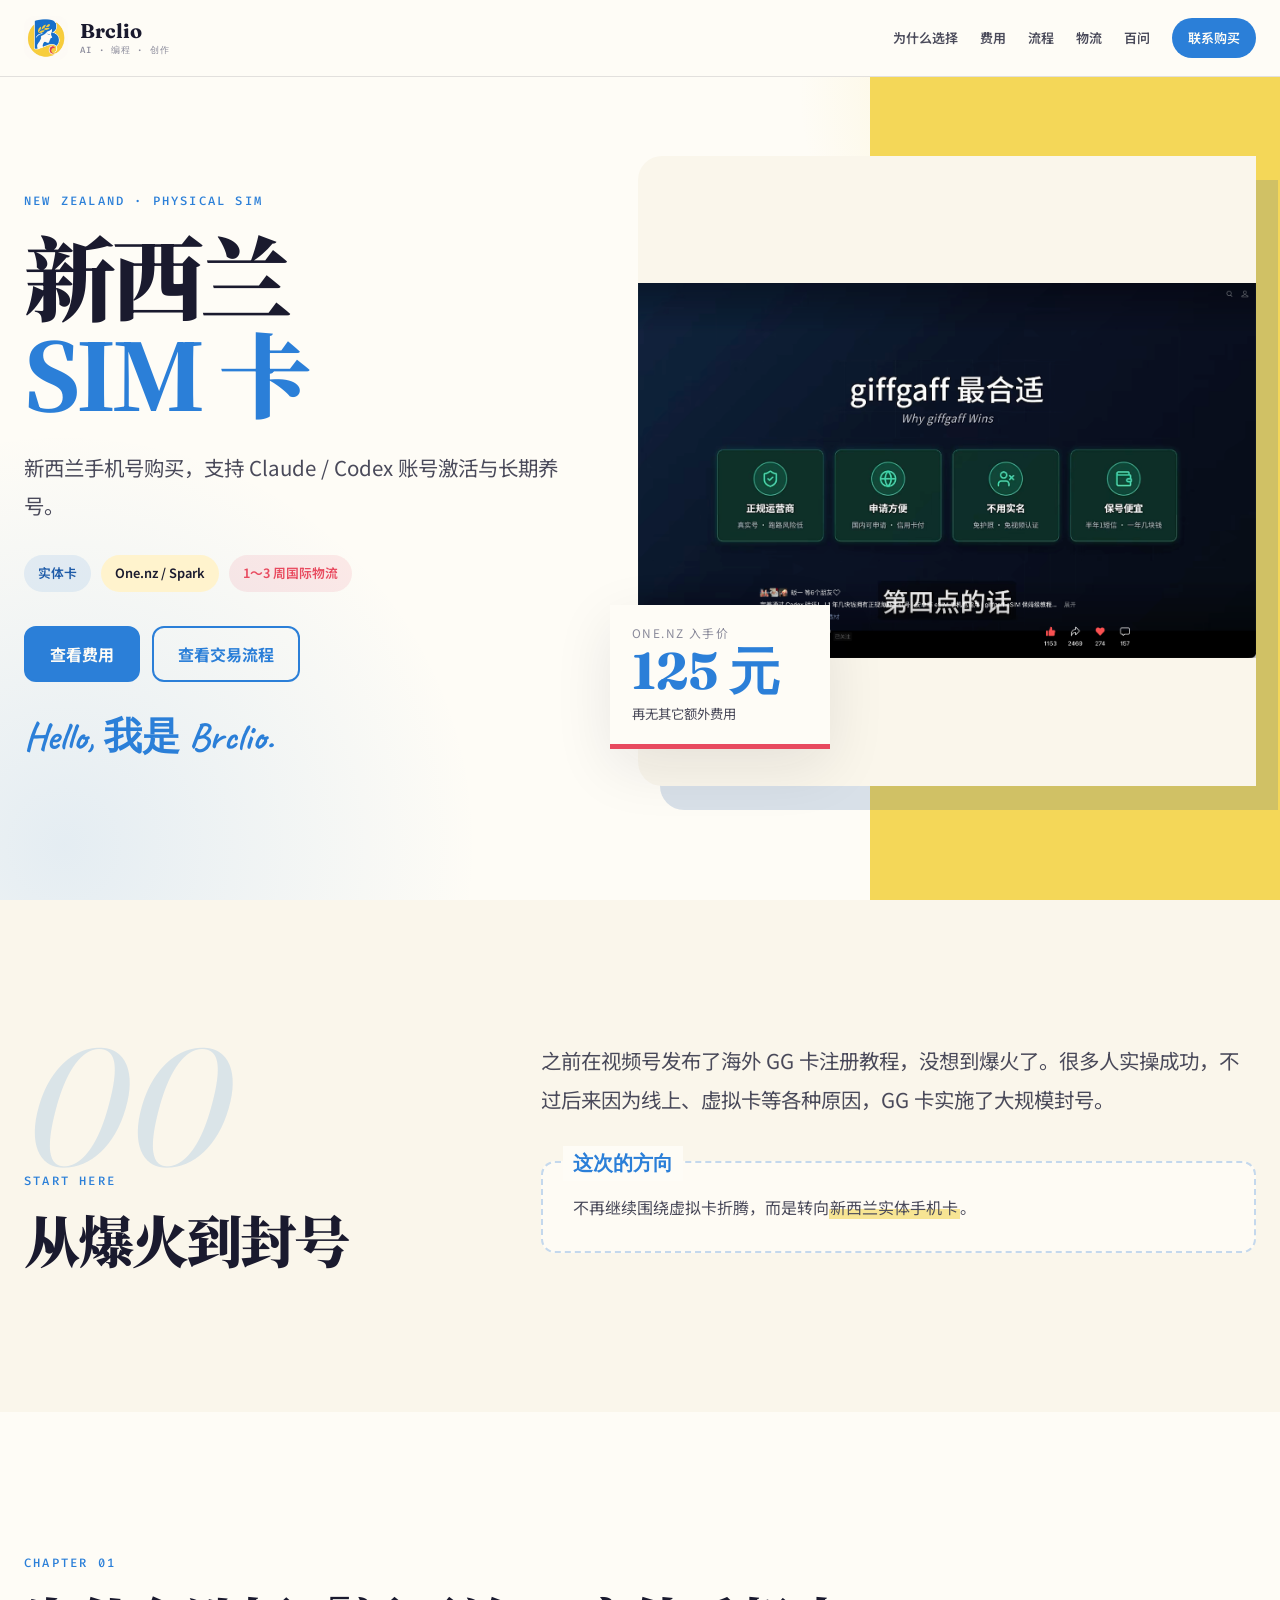
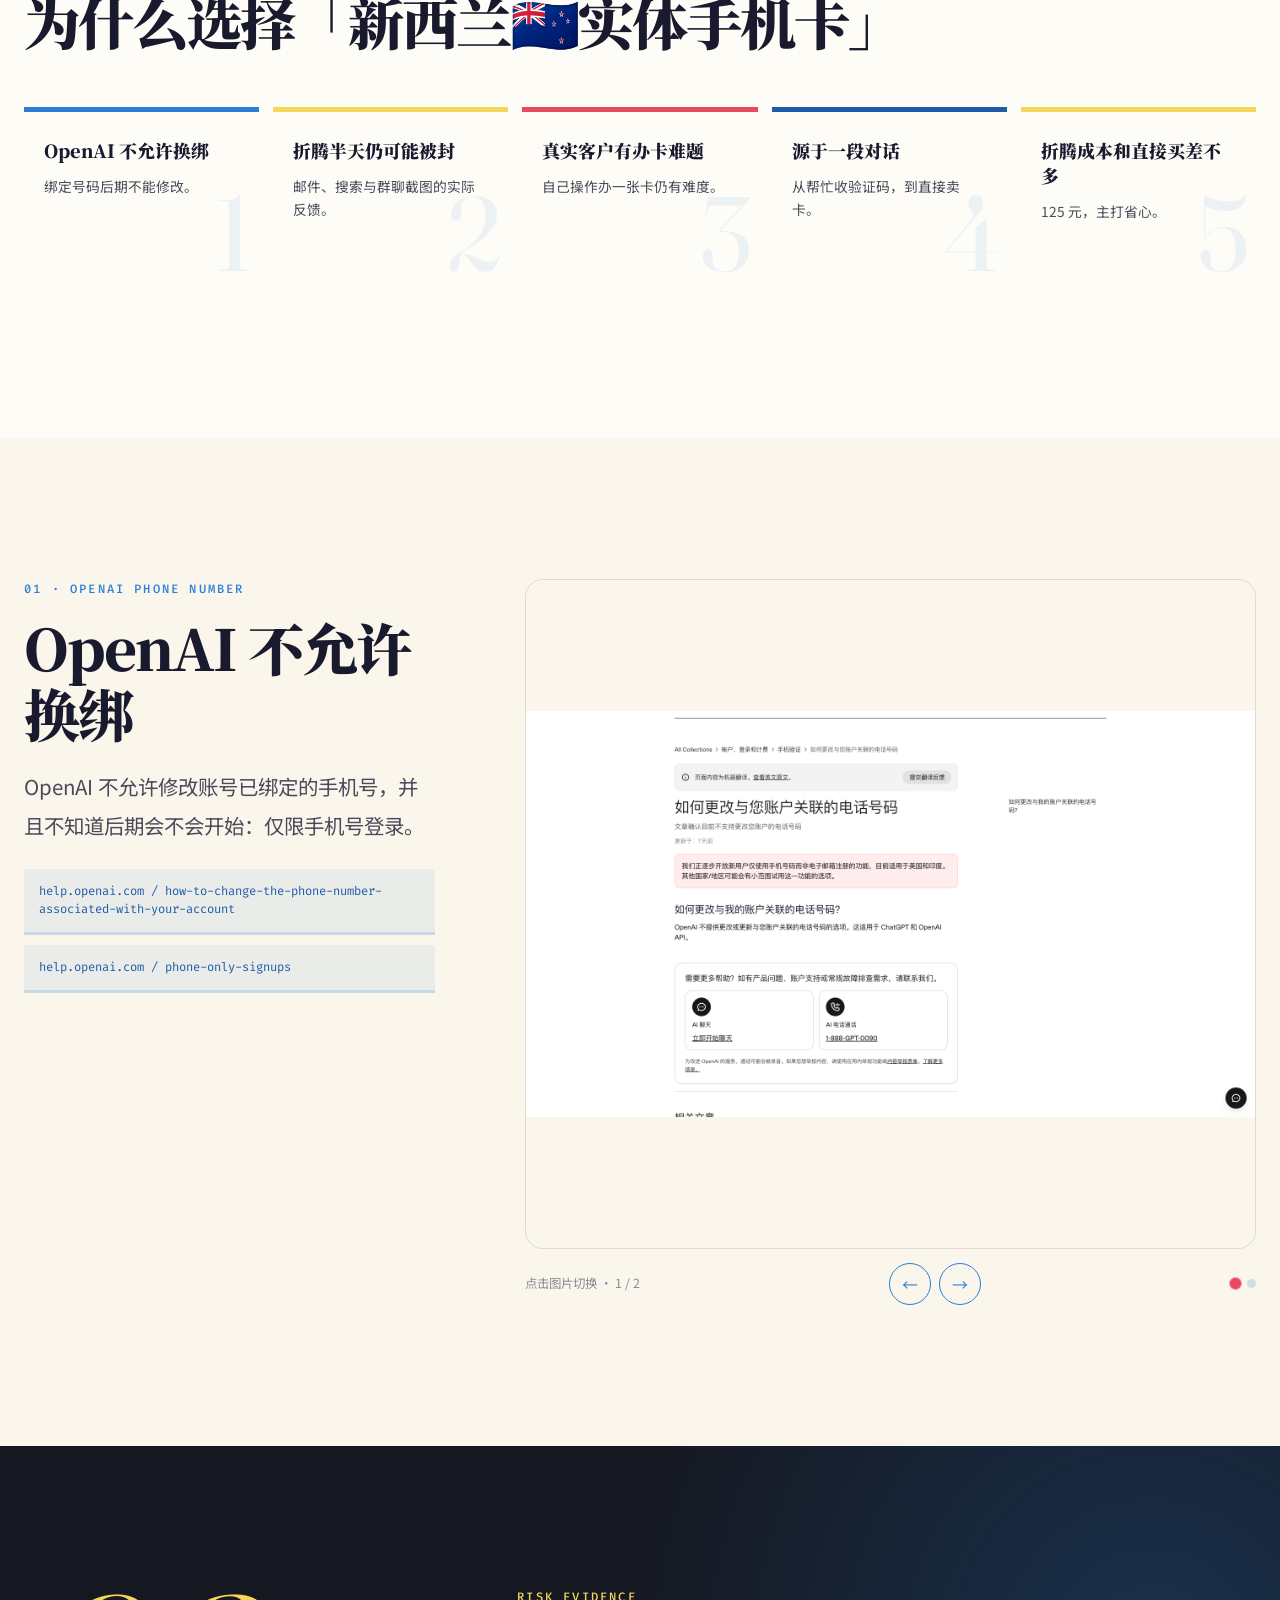
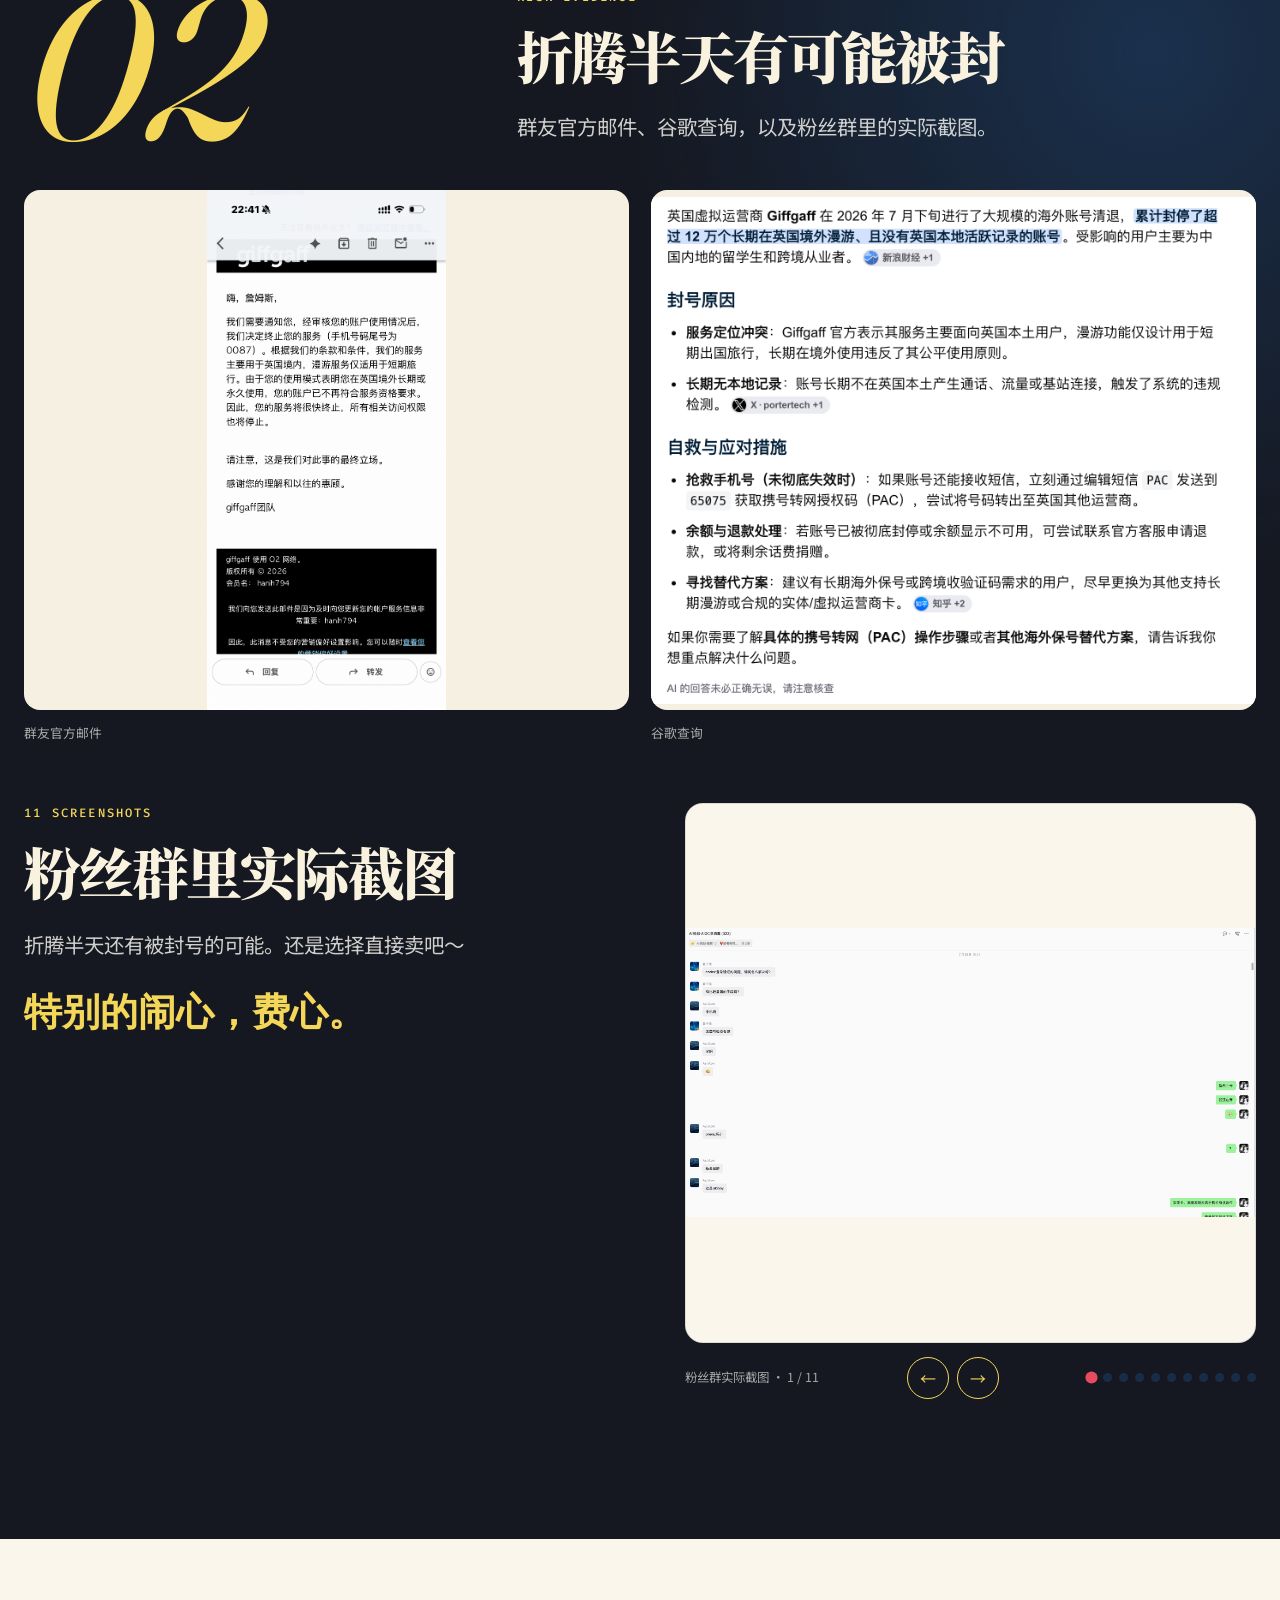
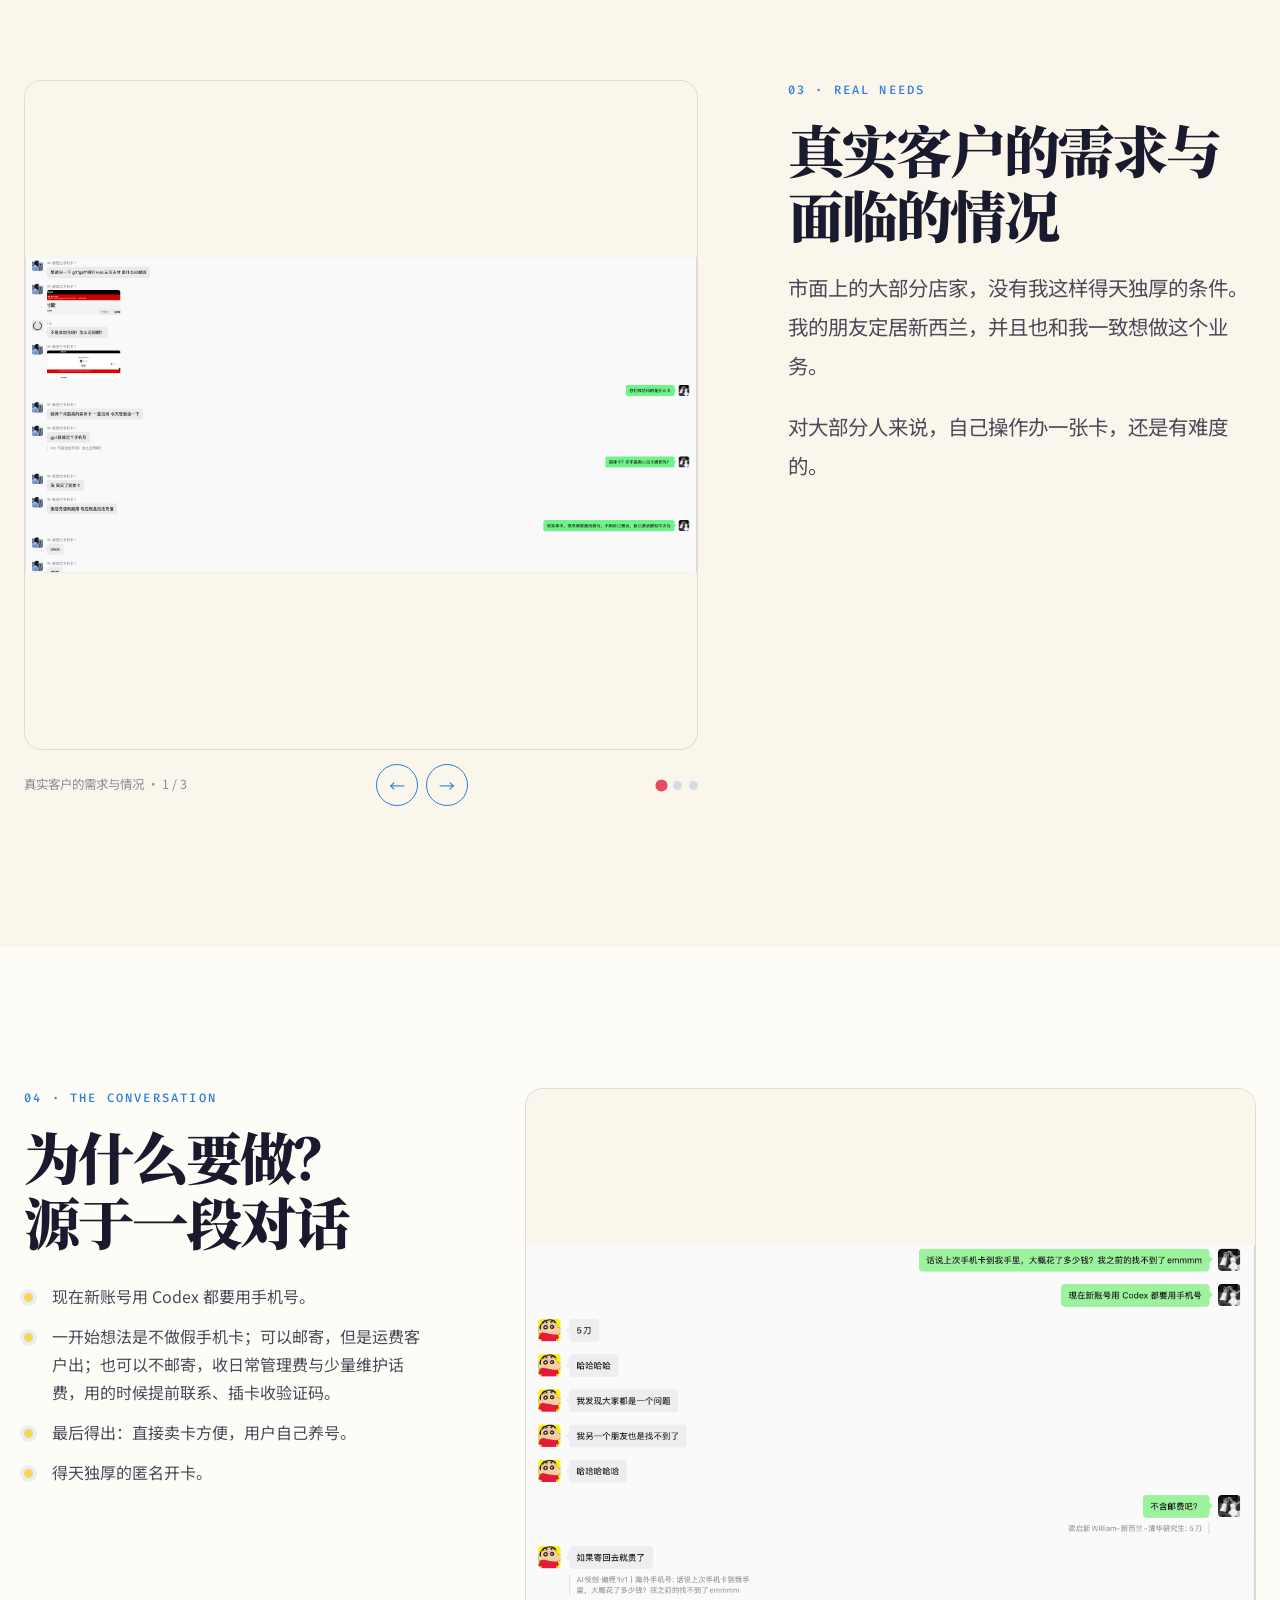
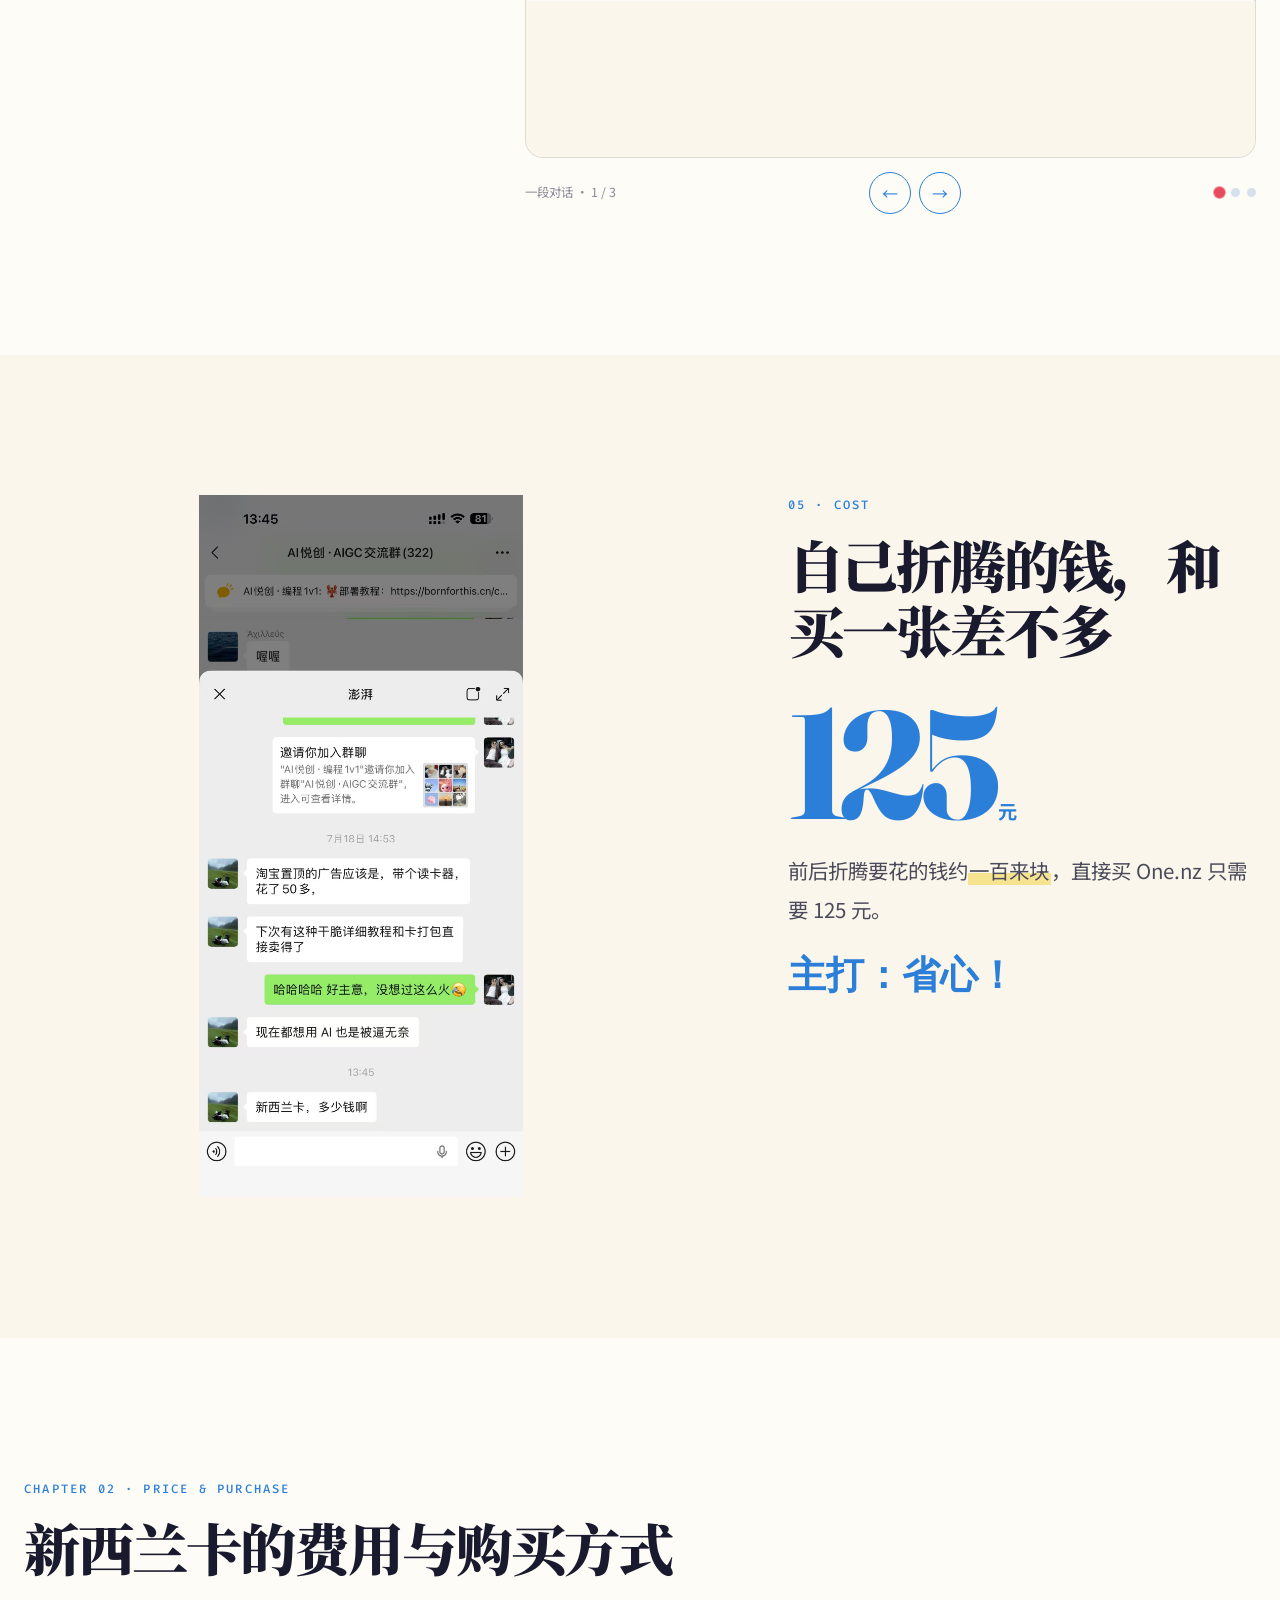
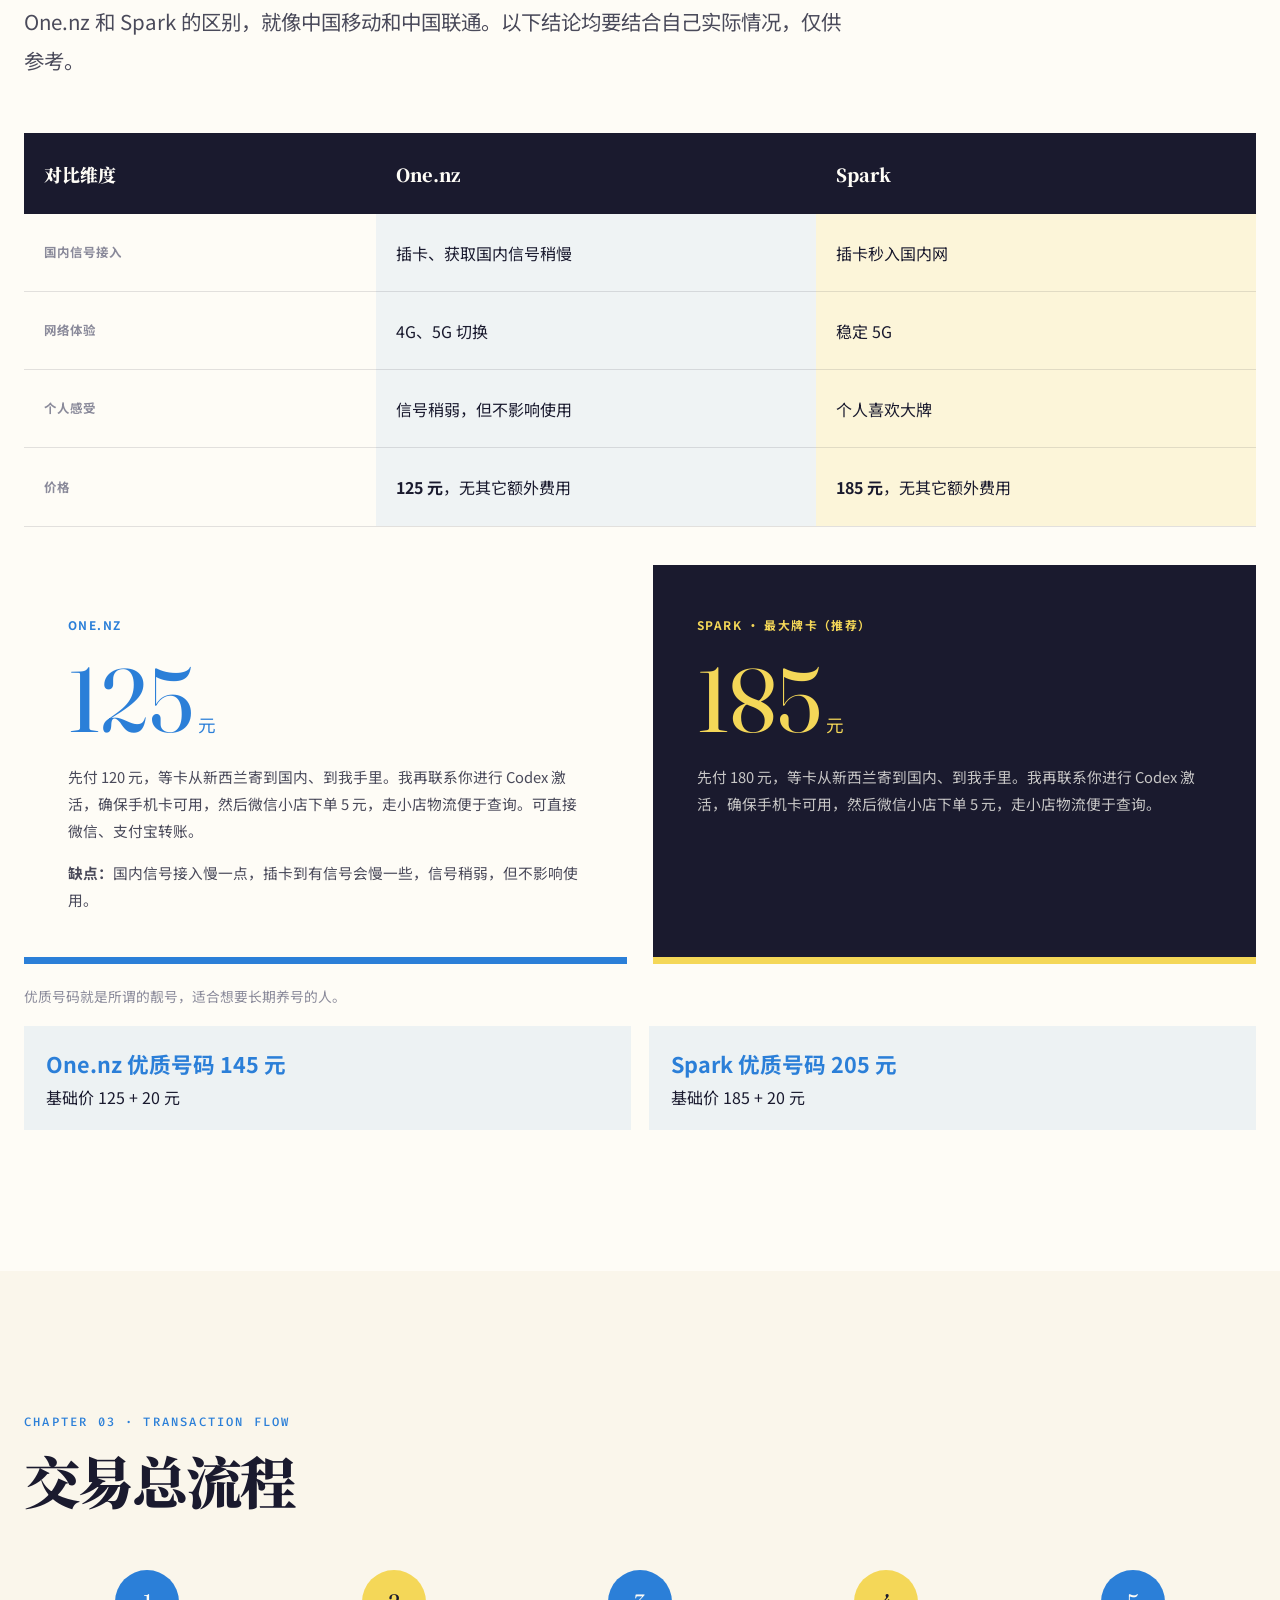
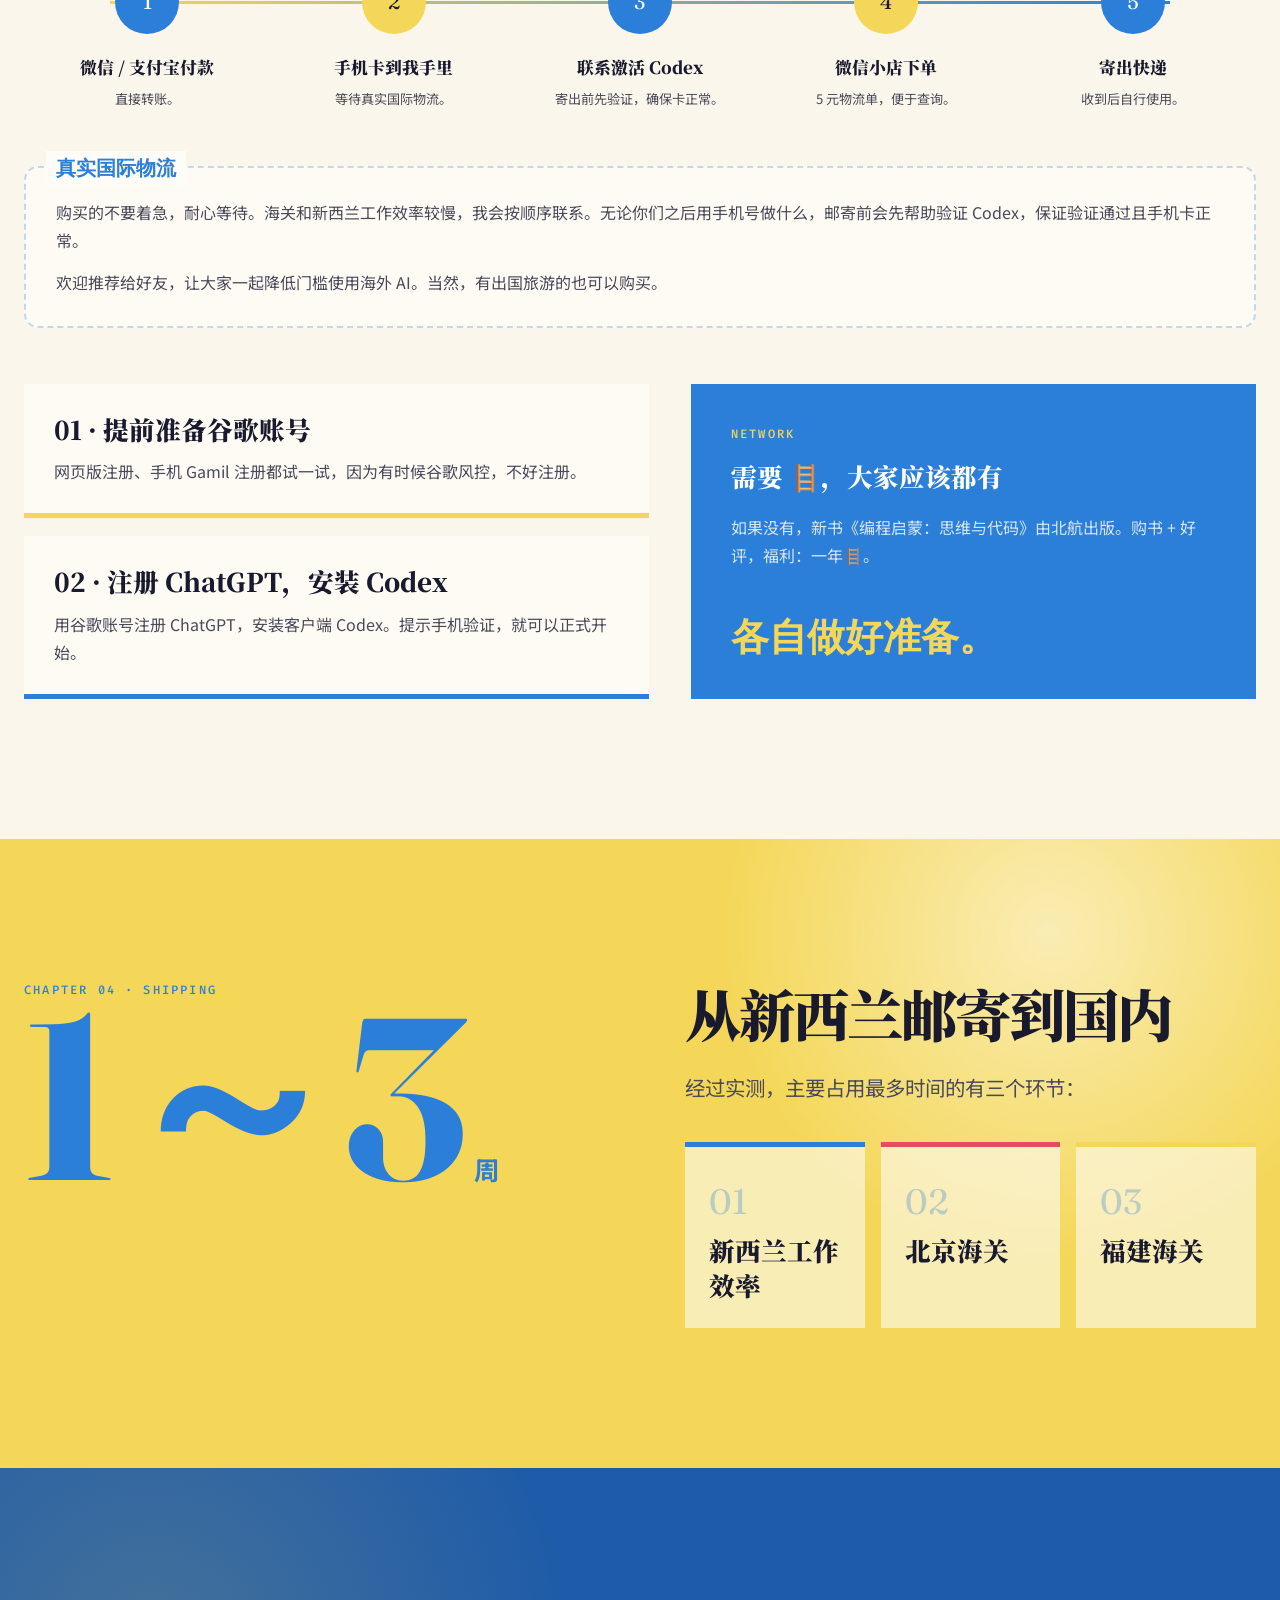
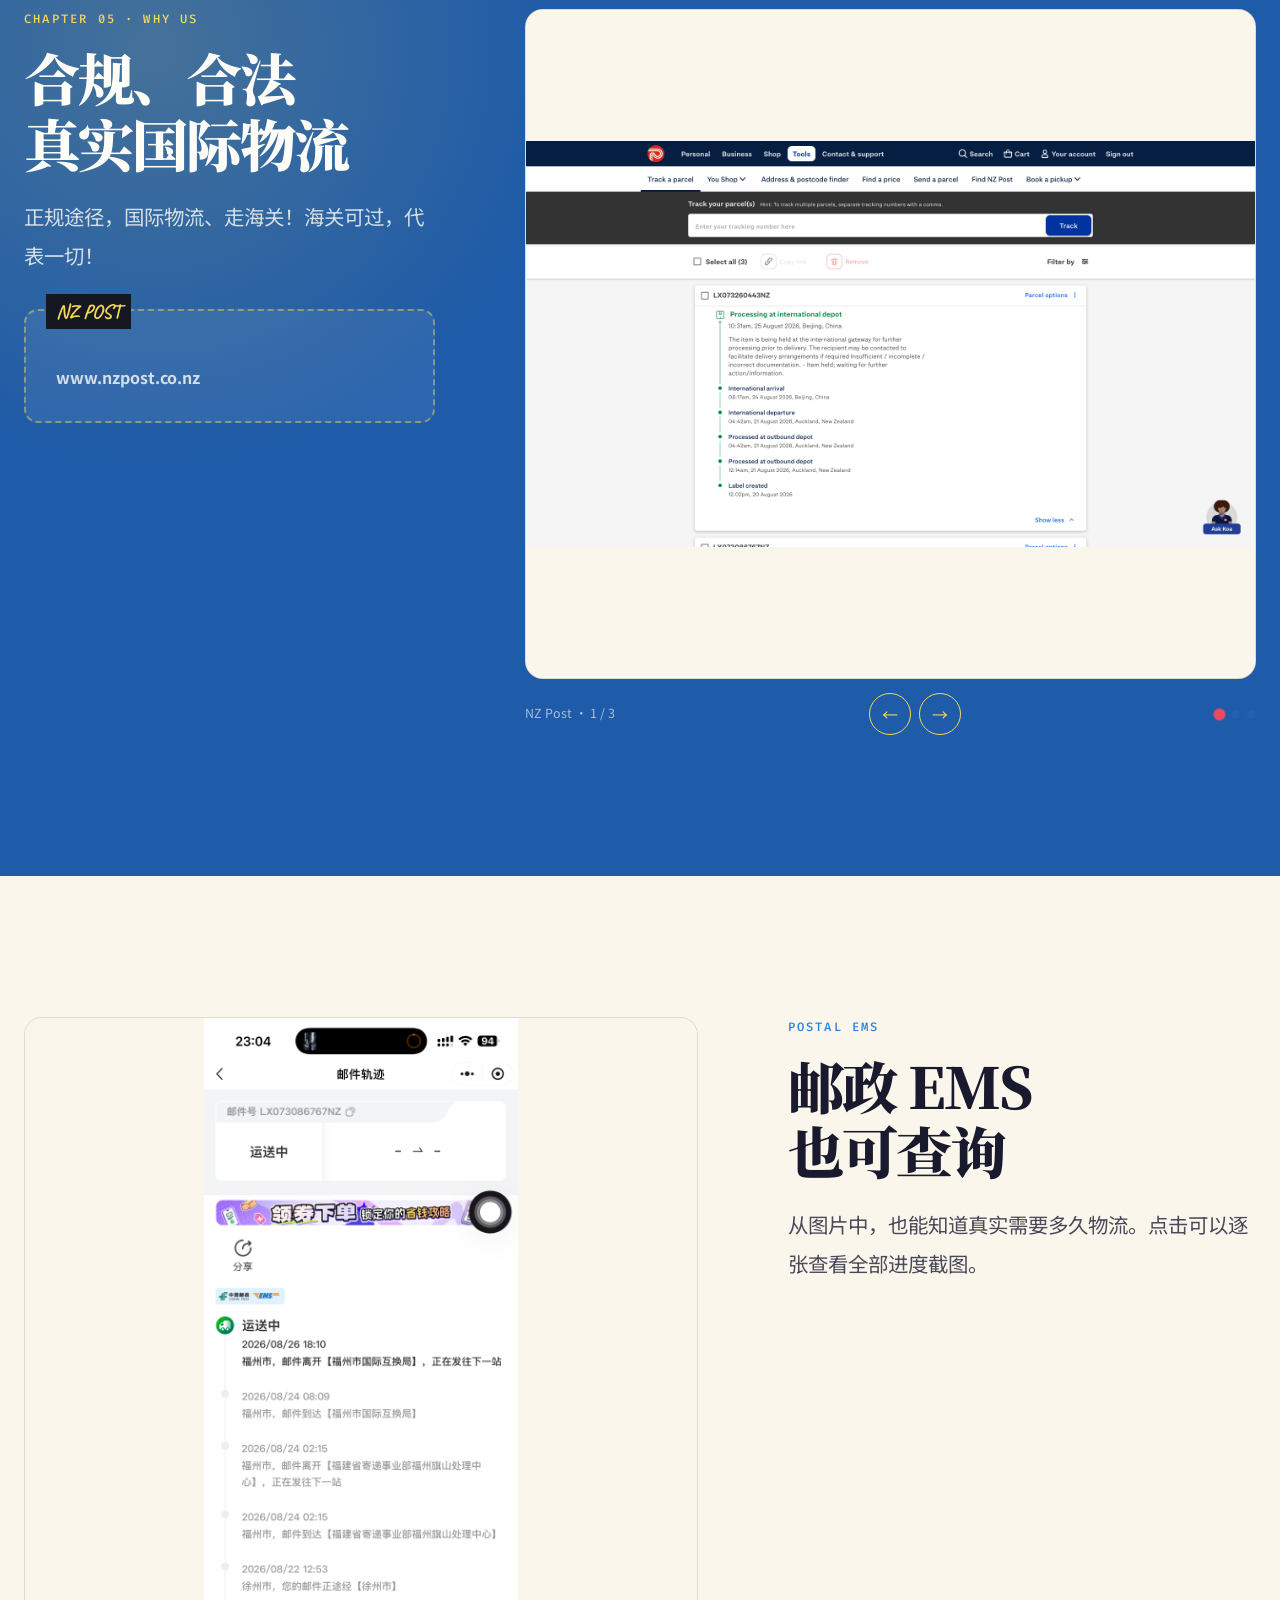
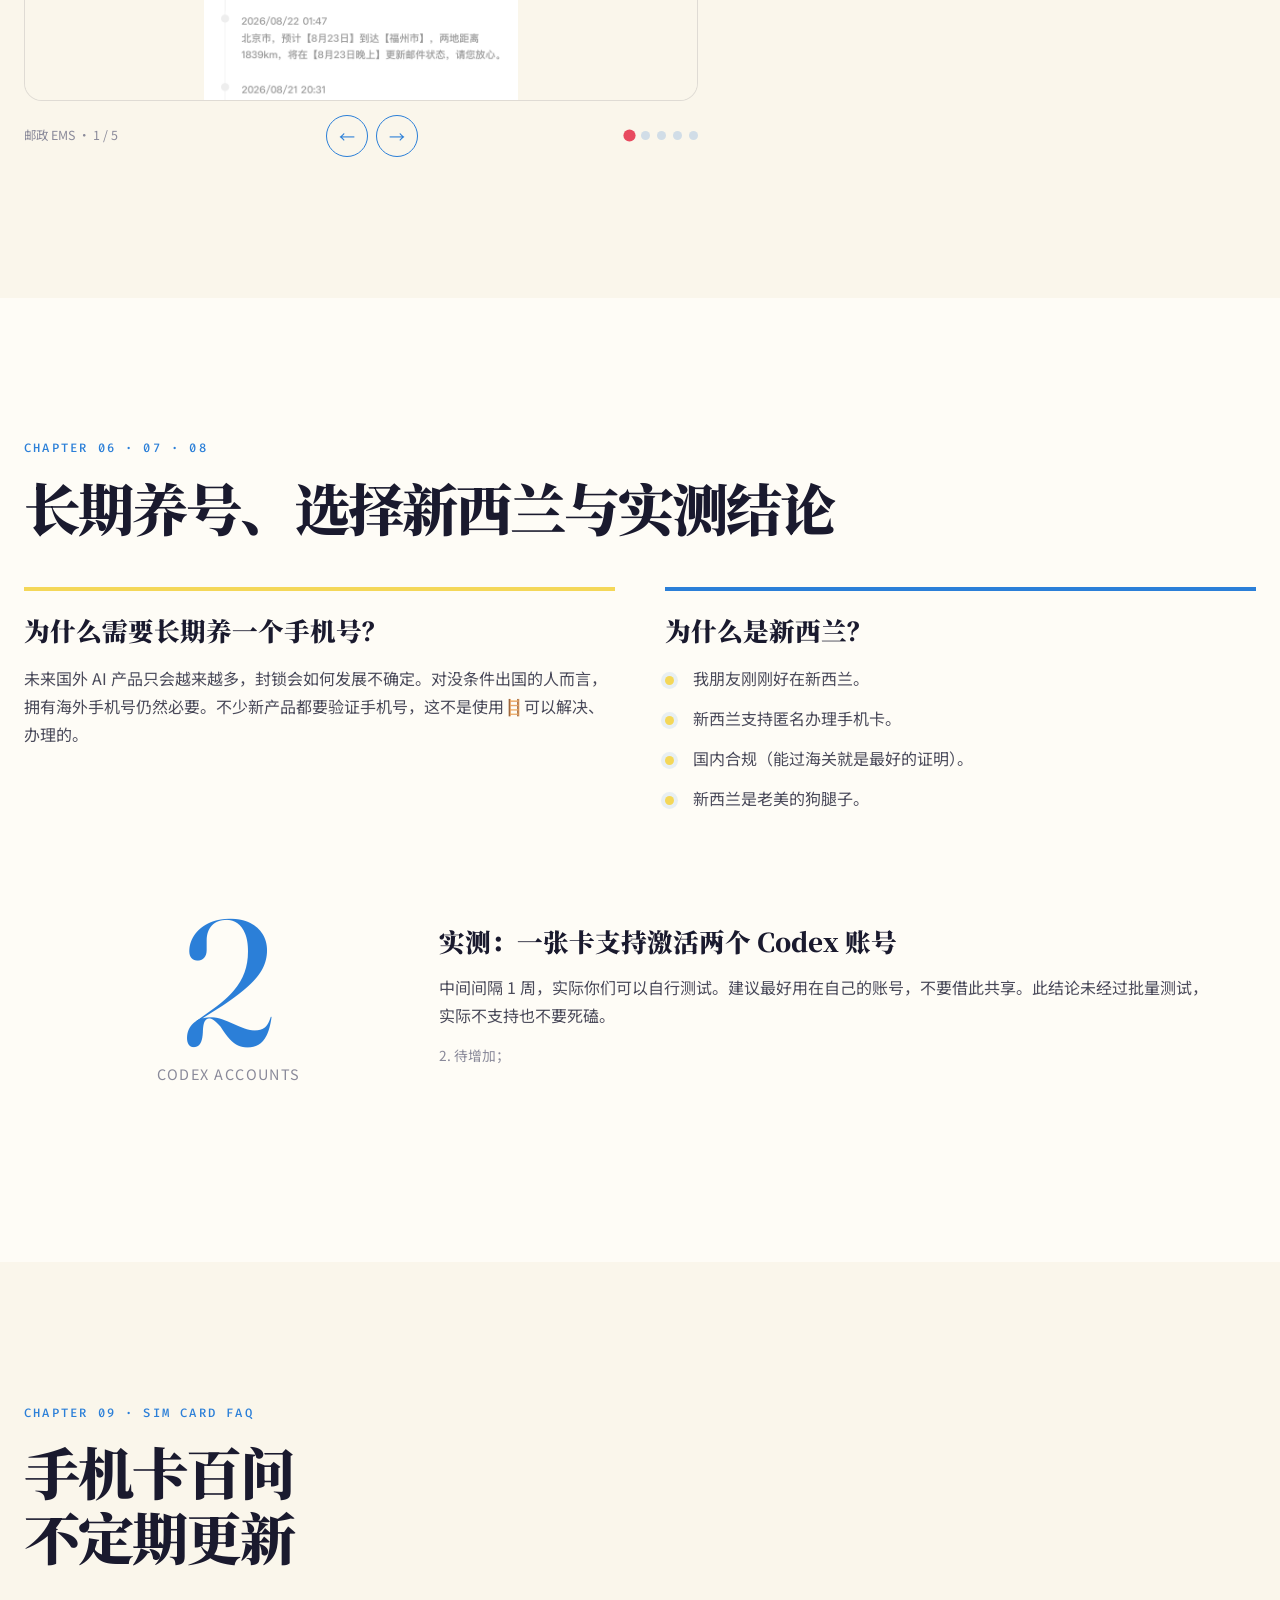
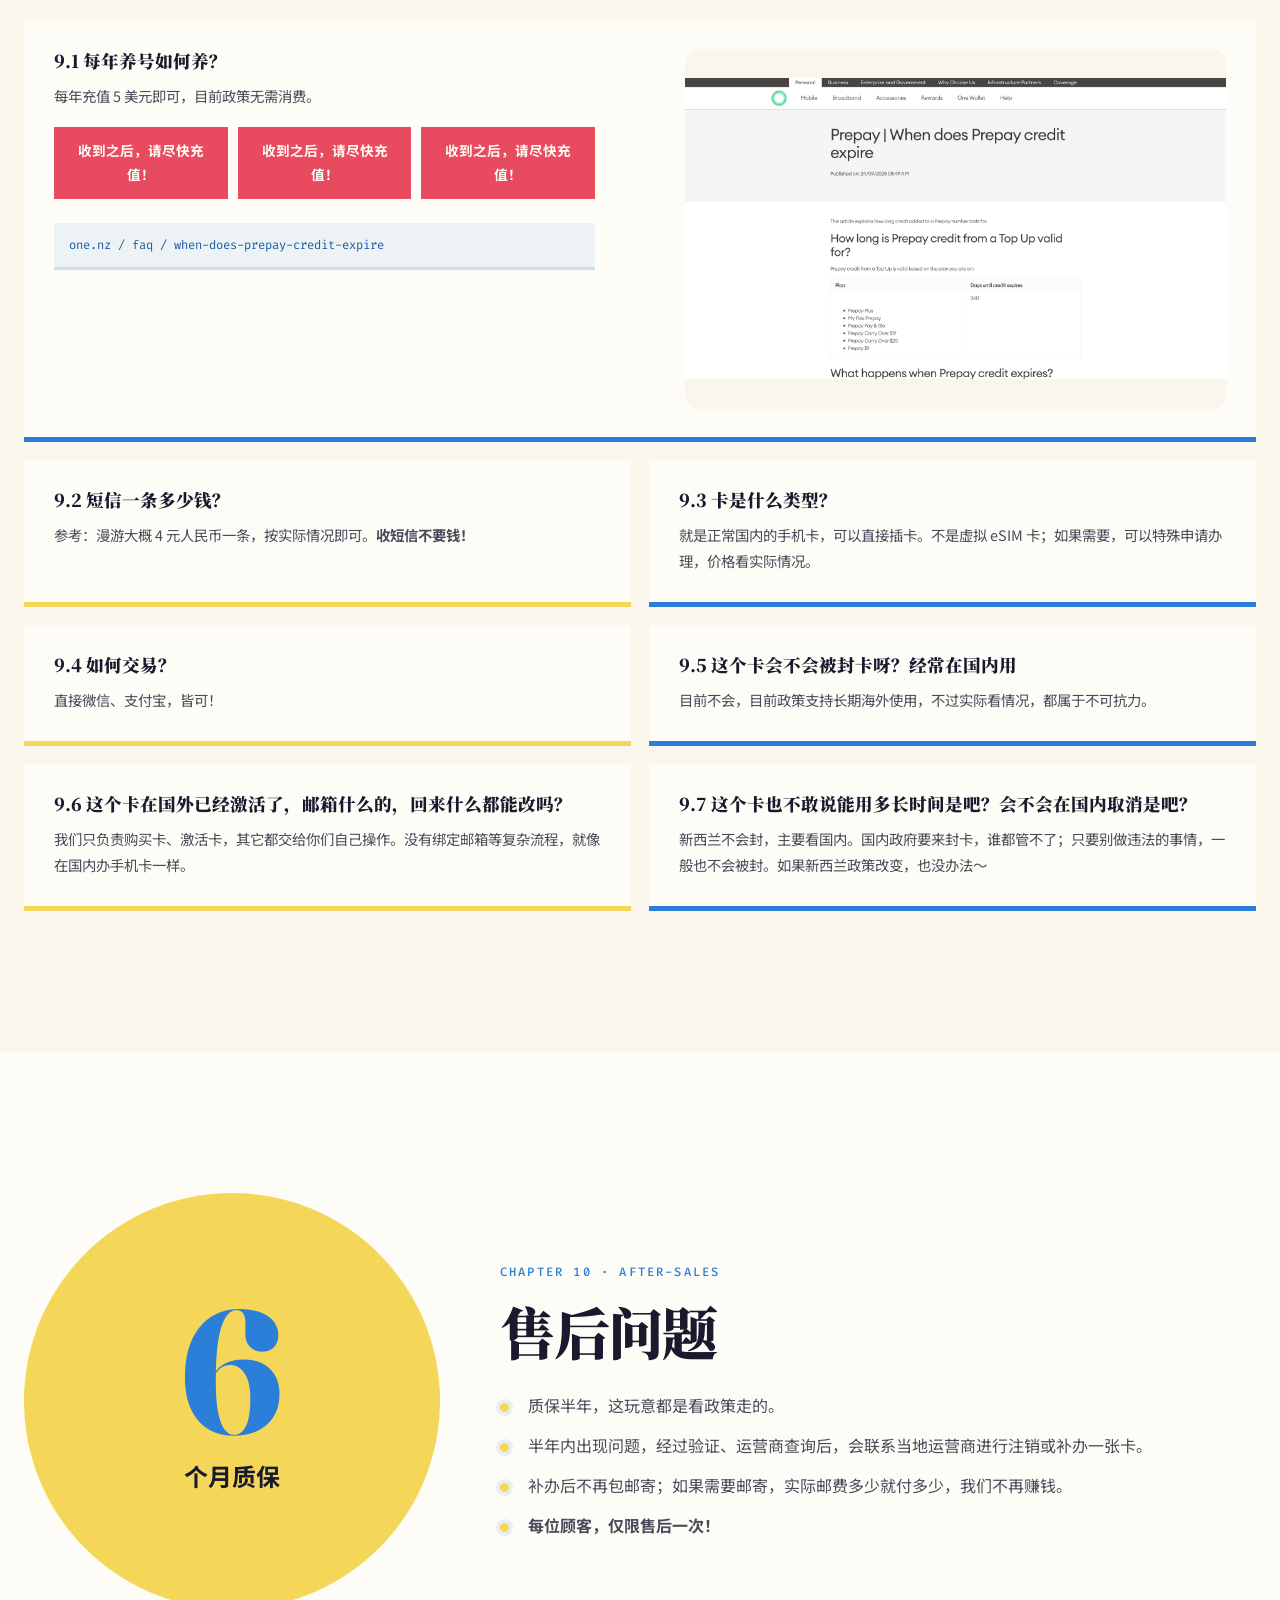
<file: new-zealand-sim-card-sales.html>
<!doctype html>
<html lang="zh-CN">
<head>
  <meta charset="utf-8">
  <meta name="viewport" content="width=device-width,initial-scale=1">
  <meta name="description" content="新西兰实体 SIM 卡购买、Codex 验证、长期养号、国际物流与售后说明。">
  <title>新西兰 SIM 卡｜Claude / Codex 账号激活与长期养号</title>
  <link rel="icon" href="assets/brand/brclio-logo.png">
  <link rel="preconnect" href="https://fonts.googleapis.com">
  <link rel="preconnect" href="https://fonts.gstatic.com" crossorigin>
  <link href="https://fonts.googleapis.com/css2?family=Caveat:wght@500;600;700&amp;family=Fira+Code:wght@400;500&amp;family=Fraunces:ital,opsz,wght@0,9..144,400;0,9..144,700;1,9..144,600&amp;family=Noto+Sans+SC:wght@400;500;600;700&amp;family=Noto+Serif+SC:wght@700;900&amp;display=swap" rel="stylesheet">
  <style>
    :root {
      --_esther-ds: "esthersjw-v1";
      --blue: #2B7FD8;
      --blue-deep: #1E5BA8;
      --yellow: #F4D758;
      --yellow-soft: #FFF3CD;
      --red: #E84A5F;
      --cream: #fefcf6;
      --cream-dark: #faf6eb;
      --ink: #1A1A2E;
      --ink-light: #4A4A5A;
      --ink-faint: #8A8A9A;
      --dark-panel: #151821;
      --line: rgba(26, 26, 46, .12);
      --shadow: 0 18px 60px rgba(26, 26, 46, .09);
    }

    *, *::before, *::after { box-sizing: border-box; margin: 0; padding: 0; }
    html { scroll-behavior: smooth; }
    body {
      background: var(--cream);
      color: var(--ink);
      font-family: "Noto Sans SC", -apple-system, "PingFang SC", "Helvetica Neue", sans-serif;
      font-size: 16px;
      line-height: 1.75;
      overflow-x: hidden;
    }
    ::selection { background: var(--yellow); color: var(--ink); }
    img { max-width: 100%; }
    a { color: inherit; }
    button, a { font: inherit; }

    .container { width: min(1300px, calc(100% - 48px)); margin-inline: auto; }
    .section { padding: clamp(88px, 11vw, 154px) 0; position: relative; }
    .section--alt { background: var(--cream-dark); }
    .section--dark {
      background:
        radial-gradient(circle at 90% 12%, rgba(43, 127, 216, .24), transparent 28%),
        var(--dark-panel);
      color: #f8f2df;
    }
    .section--blue {
      background:
        radial-gradient(circle at 12% 18%, rgba(244, 215, 88, .18), transparent 30%),
        var(--blue-deep);
      color: var(--cream);
    }
    .section--yellow {
      background:
        radial-gradient(circle at 82% 15%, rgba(254,252,246,.58), transparent 28%),
        var(--yellow);
    }

    .nav {
      position: fixed;
      inset: 0 0 auto;
      z-index: 100;
      background: var(--cream);
      border-bottom: 1px solid var(--line);
    }
    .nav-inner { height: 76px; display: flex; align-items: center; justify-content: space-between; gap: 28px; }
    .logo {
      display: grid;
      grid-template-columns: 44px auto;
      grid-template-rows: auto auto;
      align-items: center;
      column-gap: 12px;
      text-decoration: none;
      line-height: 1;
    }
    .logo-image {
      grid-row: 1 / 3;
      width: 44px;
      height: 44px;
      object-fit: cover;
      border-radius: 12px;
    }
    .logo-name { align-self: end; font-family: "Fraunces", serif; font-size: 20px; font-weight: 700; }
    .logo-subtitle { align-self: start; margin-top: 5px; color: var(--ink-faint); font-family: "Fira Code", monospace; font-size: 9px; font-weight: 500; letter-spacing: .13em; }
    .nav-links { display: flex; align-items: center; gap: 22px; }
    .nav-links a { position: relative; color: var(--ink-light); text-decoration: none; font-size: 13px; font-weight: 600; }
    .nav-links a::after { content: ""; position: absolute; left: 0; right: 0; bottom: -7px; height: 3px; background: var(--yellow); transform: scaleX(0); transform-origin: left; transition: transform .25s ease; }
    .nav-links a:hover::after { transform: scaleX(1); }
    .nav-cta { padding: 9px 16px; border-radius: 999px; background: var(--blue); color: var(--cream) !important; }

    .label {
      display: block;
      color: var(--blue);
      font-family: "Fira Code", monospace;
      font-size: .76rem;
      font-weight: 500;
      letter-spacing: .18em;
      text-transform: uppercase;
      margin-bottom: 14px;
    }
    .section--dark .label, .section--blue .label { color: var(--yellow); }
    h1, h2, h3, h4 { font-family: "Noto Serif SC", serif; font-weight: 900; }
    h1 { font-size: clamp(3.3rem, 7.2vw, 6.9rem); line-height: 1.05; letter-spacing: -.045em; }
    h2 { font-size: clamp(2rem, 4.4vw, 3.8rem); line-height: 1.16; letter-spacing: -.035em; }
    h3 { font-size: clamp(1.22rem, 2vw, 1.65rem); line-height: 1.38; }
    p { color: var(--ink-light); }
    .section--dark p, .section--blue p { color: rgba(254,252,246,.8); }
    .lead { font-size: clamp(1.05rem, 1.6vw, 1.32rem); line-height: 1.9; }
    .small { font-size: .86rem; }
    .muted { color: var(--ink-faint); }
    .hand { font-family: "Caveat", cursive; font-size: clamp(1.7rem, 3vw, 2.45rem); font-weight: 700; color: var(--blue); line-height: 1.08; }
    .section--dark .hand, .section--blue .hand { color: var(--yellow); }
    .hl { background: linear-gradient(transparent 60%, rgba(244,215,88,.62) 60%); padding: 0 .08em; }
    .red { color: var(--red); }

    .hero {
      min-height: 100vh;
      padding: 120px 0 72px;
      display: flex;
      align-items: center;
      position: relative;
      overflow: hidden;
      background:
        radial-gradient(circle at 90% 8%, rgba(244, 215, 88, .35), transparent 25%),
        radial-gradient(circle at 5% 94%, rgba(43, 127, 216, .12), transparent 28%),
        var(--cream);
    }
    .hero::after { content: ""; position: absolute; top: 0; right: 0; width: 32vw; height: 100%; background: var(--yellow); z-index: 0; }
    .hero-grid { position: relative; z-index: 1; display: grid; grid-template-columns: .93fr 1.07fr; gap: clamp(44px, 6vw, 90px); align-items: center; }
    .hero h1 span { color: var(--blue); }
    .hero-copy .lead { margin-top: 28px; max-width: 660px; }
    .hero-pills { display: flex; flex-wrap: wrap; gap: 10px; margin-top: 30px; }
    .pill { display: inline-flex; align-items: center; gap: 8px; padding: 7px 14px; border-radius: 999px; background: var(--yellow-soft); color: var(--ink); font-size: .8rem; font-weight: 600; }
    .pill--blue { background: rgba(43,127,216,.1); color: var(--blue-deep); }
    .pill--red { background: rgba(232,74,95,.1); color: var(--red); }
    .hero-actions { display: flex; flex-wrap: wrap; gap: 12px; margin-top: 34px; }
    .btn { display: inline-flex; align-items: center; justify-content: center; min-height: 48px; padding: 12px 24px; border: 2px solid var(--blue); border-radius: 12px; text-decoration: none; font-weight: 700; transition: transform .2s, background .2s, color .2s; }
    .btn--primary { background: var(--blue); color: var(--cream); }
    .btn--secondary { color: var(--blue); background: transparent; }
    .btn:hover { transform: translateY(-2px); }
    .btn--secondary:hover { background: var(--yellow-soft); }
    .hero-visual { position: relative; }
    .hero-shot { width: calc(100% + 5vw); height: min(70vh, 720px); object-fit: contain; background: var(--cream-dark); border-radius: 24px 0 0 24px; box-shadow: 22px 24px 0 rgba(30,91,168,.17); }
    .float-price { position: absolute; left: -28px; bottom: 44px; min-width: 220px; padding: 18px 22px; background: var(--cream); box-shadow: var(--shadow); border-bottom: 5px solid var(--red); }
    .float-price span { display: block; color: var(--ink-faint); font-size: .74rem; letter-spacing: .12em; }
    .float-price strong { display: block; font-family: "Fraunces", serif; color: var(--blue); font-size: 3.2rem; line-height: 1.05; }
    .float-price small { color: var(--ink-light); }

    .intro-grid { display: grid; grid-template-columns: .58fr 1fr; gap: clamp(44px, 8vw, 110px); align-items: start; }
    .intro-mark { position: sticky; top: 110px; }
    .intro-mark .giant { font-family: "Fraunces", serif; font-size: clamp(6rem, 13vw, 11rem); font-style: italic; line-height: .78; color: var(--blue); opacity: .15; }
    .intro-copy p + p { margin-top: 18px; }
    .note { position: relative; padding: 30px; border: 2px dashed rgba(43,127,216,.28); border-radius: 14px; background: rgba(254,252,246,.85); }
    .note::before { content: attr(data-note); position: absolute; top: -17px; left: 20px; background: var(--cream); padding: 0 10px; color: var(--blue); font-family: "Caveat", cursive; font-size: 1.25rem; font-weight: 700; }
    .section--dark .note, .section--blue .note { background: rgba(254,252,246,.07); border-color: rgba(244,215,88,.45); }
    .section--dark .note::before, .section--blue .note::before { background: var(--dark-panel); color: var(--yellow); }

    .reason-nav { display: grid; grid-template-columns: repeat(5, 1fr); gap: 14px; margin-top: 54px; }
    .reason-link { position: relative; min-height: 190px; padding: 26px 20px; background: rgba(254,252,246,.76); border-top: 5px solid var(--blue); text-decoration: none; overflow: hidden; }
    .reason-link:nth-child(2) { border-top-color: var(--yellow); }
    .reason-link:nth-child(3) { border-top-color: var(--red); }
    .reason-link:nth-child(4) { border-top-color: var(--blue-deep); }
    .reason-link:nth-child(5) { border-top-color: var(--yellow); }
    .reason-link::after { content: attr(data-num); position: absolute; right: 6px; bottom: -28px; font-family: "Fraunces", serif; font-size: 6.6rem; color: var(--blue); opacity: .08; }
    .reason-link h3 { font-size: 1.12rem; position: relative; }
    .reason-link p { margin-top: 12px; font-size: .86rem; line-height: 1.65; position: relative; }

    .content-split { display: grid; grid-template-columns: .72fr 1.28fr; gap: clamp(44px, 7vw, 96px); align-items: start; }
    .content-split--balanced { grid-template-columns: 1fr 1fr; }
    .content-split--reverse { grid-template-columns: 1.18fr .82fr; }
    .sticky-copy { position: sticky; top: 110px; }
    .sticky-copy p { margin-top: 22px; }
    .link-list { display: flex; flex-direction: column; gap: 10px; margin-top: 24px; }
    .link-list a { display: block; padding: 13px 15px; background: rgba(43,127,216,.08); color: var(--blue-deep); font-family: "Fira Code", monospace; font-size: .76rem; line-height: 1.55; overflow-wrap: anywhere; text-decoration: none; border-bottom: 3px solid rgba(43,127,216,.18); }
    .link-list a:hover { background: var(--yellow-soft); }

    .gallery { display: grid; grid-template-rows: auto auto; gap: 14px; min-width: 0; }
    .gallery-stage { position: relative; height: clamp(380px, 56vw, 670px); overflow: hidden; display: flex; align-items: center; justify-content: center; background: var(--cream-dark); border: 1px solid var(--line); border-radius: 18px; cursor: pointer; }
    .gallery--compact .gallery-stage { height: clamp(330px, 45vw, 540px); }
    .gallery--tall .gallery-stage { height: min(76vh, 760px); }
    .gallery-item { position: absolute; inset: 0; width: 100%; height: 100%; object-fit: contain; opacity: 0; visibility: hidden; transform: translateY(14px); transition: opacity .4s cubic-bezier(.16,1,.3,1), transform .4s cubic-bezier(.16,1,.3,1); background: var(--cream-dark); }
    .gallery-item.is-active { opacity: 1; visibility: visible; transform: none; }
    .gallery-controls { display: flex; align-items: center; justify-content: space-between; gap: 16px; }
    .gallery-caption { font-size: .78rem; color: var(--ink-faint); }
    .section--dark .gallery-caption, .section--blue .gallery-caption { color: rgba(254,252,246,.62); }
    .gallery-nav { display: flex; gap: 8px; }
    .gallery-btn { width: 42px; height: 42px; border: 1.5px solid var(--blue); border-radius: 50%; background: transparent; color: var(--blue); cursor: pointer; transition: transform .2s, background .2s, color .2s; }
    .section--dark .gallery-btn, .section--blue .gallery-btn { border-color: var(--yellow); color: var(--yellow); }
    .gallery-btn:hover { transform: translateY(-2px); background: var(--blue); color: var(--cream); }
    .section--dark .gallery-btn:hover, .section--blue .gallery-btn:hover { background: var(--yellow); color: var(--ink); }
    .gallery-dots { display: flex; flex-wrap: wrap; gap: 7px; justify-content: flex-end; }
    .gallery-dot { width: 9px; height: 9px; padding: 0; border: 0; border-radius: 50%; background: rgba(43,127,216,.2); cursor: pointer; }
    .gallery-dot.is-active { background: var(--red); transform: scale(1.35); }

    .proof-pair { display: grid; grid-template-columns: 1fr 1fr; gap: 22px; margin: 44px 0 58px; }
    .proof-card { display: grid; grid-template-rows: 1fr auto; min-height: 0; gap: 12px; }
    .proof-card img { width: 100%; height: 520px; object-fit: contain; background: #f6f0e3; border-radius: 16px; }
    .proof-card span { color: rgba(254,252,246,.64); font-size: .8rem; }
    .proof-intro { display: grid; grid-template-columns: .6fr 1fr; gap: 50px; align-items: end; }
    .proof-intro .giant { font-family: "Fraunces", serif; font-size: clamp(7rem, 16vw, 13rem); color: var(--yellow); line-height: .78; font-style: italic; }

    .plain-list { list-style: none; display: flex; flex-direction: column; gap: 12px; }
    .plain-list li { position: relative; padding-left: 28px; color: var(--ink-light); }
    .plain-list li::before { content: ""; position: absolute; left: 0; top: .72em; width: 9px; height: 9px; border-radius: 50%; background: var(--yellow); box-shadow: 0 0 0 4px rgba(43,127,216,.1); }
    .section--dark .plain-list li, .section--blue .plain-list li { color: rgba(254,252,246,.8); }
    .section--dark .plain-list li::before, .section--blue .plain-list li::before { box-shadow: 0 0 0 4px rgba(254,252,246,.12); }

    .cost-image { width: 100%; height: min(78vh, 830px); object-fit: contain; background: var(--cream-dark); border-radius: 18px; }
    .price-hero { font-family: "Fraunces", serif; font-size: clamp(6rem, 12vw, 10rem); line-height: .82; color: var(--blue); font-weight: 700; letter-spacing: -.06em; }
    .price-hero small { font-family: "Noto Sans SC", sans-serif; font-size: 1.2rem; letter-spacing: 0; }

    .compare-grid { display: grid; grid-template-columns: .8fr 1fr 1fr; margin-top: 54px; border-top: 3px solid var(--ink); border-bottom: 1px solid var(--line); }
    .compare-grid > div { min-height: 78px; padding: 18px 20px; display: flex; align-items: center; border-bottom: 1px solid var(--line); line-height: 1.55; }
    .compare-grid .head { background: var(--ink); color: var(--cream); font-family: "Noto Serif SC", serif; font-size: 1.12rem; font-weight: 900; }
    .compare-grid .dim { color: var(--ink-faint); font-size: .78rem; font-weight: 700; letter-spacing: .08em; }
    .compare-grid .one { background: rgba(43,127,216,.07); }
    .compare-grid .spark { background: rgba(244,215,88,.18); }
    .compare-grid .last { border-bottom: 0; }

    .price-cards { display: grid; grid-template-columns: 1fr 1fr; gap: 26px; margin-top: 38px; }
    .price-card { padding: clamp(28px, 3.5vw, 44px); background: rgba(254,252,246,.88); border-bottom: 7px solid var(--blue); }
    .price-card--dark { background: var(--ink); color: var(--cream); border-bottom-color: var(--yellow); }
    .price-card .tag { color: var(--blue); font-size: .74rem; font-weight: 700; letter-spacing: .12em; }
    .price-card--dark .tag { color: var(--yellow); }
    .price-card .amount { margin: 18px 0; color: var(--blue); font-family: "Fraunces", serif; font-size: clamp(4rem, 7vw, 6rem); line-height: 1; }
    .price-card--dark .amount { color: var(--yellow); }
    .price-card .amount small { font-family: "Noto Sans SC", sans-serif; font-size: 1.1rem; }
    .price-card p { font-size: .92rem; line-height: 1.85; }
    .price-card--dark p { color: rgba(254,252,246,.76); }
    .premium-row { display: grid; grid-template-columns: 1fr 1fr; gap: 18px; margin-top: 18px; }
    .premium { padding: 19px 22px; background: rgba(43,127,216,.08); }
    .premium strong { color: var(--blue); font-size: 1.35rem; }

    .flow { display: grid; grid-template-columns: repeat(5, 1fr); position: relative; margin-top: 58px; }
    .flow::before { content: ""; position: absolute; left: 7%; right: 7%; top: 31px; height: 3px; background: linear-gradient(90deg, var(--yellow), var(--blue)); }
    .flow-step { position: relative; padding: 0 16px; text-align: center; }
    .flow-step .dot { width: 64px; height: 64px; margin: 0 auto 22px; border-radius: 50%; background: var(--blue); color: var(--cream); display: grid; place-items: center; font-family: "Fraunces", serif; font-size: 1.3rem; position: relative; z-index: 1; }
    .flow-step:nth-child(2n) .dot { background: var(--yellow); color: var(--ink); }
    .flow-step h3 { font-size: 1.05rem; margin-bottom: 9px; }
    .flow-step p { font-size: .82rem; line-height: 1.65; }

    .prep-grid { display: grid; grid-template-columns: 1.05fr .95fr; gap: 42px; margin-top: 56px; }
    .prep-list { display: flex; flex-direction: column; gap: 18px; }
    .prep { padding: 28px 30px; background: rgba(254,252,246,.86); border-bottom: 5px solid var(--yellow); }
    .prep:nth-child(2) { border-bottom-color: var(--blue); }
    .prep h3 { margin-bottom: 10px; }
    .book { padding: 40px; background: var(--blue); color: var(--cream); display: flex; flex-direction: column; justify-content: space-between; }
    .book p { color: rgba(254,252,246,.82); margin-top: 18px; }
    .book .hand { color: var(--yellow); margin-top: 34px; }

    .shipping-number { font-family: "Fraunces", serif; font-size: clamp(8rem, 18vw, 15rem); font-weight: 700; line-height: .72; color: var(--blue); }
    .shipping-number small { font-family: "Noto Sans SC", sans-serif; font-size: 1.6rem; }
    .shipping-points { display: grid; grid-template-columns: repeat(3, 1fr); gap: 16px; margin-top: 36px; }
    .shipping-point { padding: 24px; background: rgba(254,252,246,.6); border-top: 5px solid var(--blue); }
    .shipping-point:nth-child(2) { border-top-color: var(--red); }
    .shipping-point:nth-child(3) { border-top-color: var(--yellow); }
    .shipping-point span { display: block; color: var(--blue); font-family: "Fraunces", serif; font-size: 2.2rem; opacity: .3; }

    .why-grid { display: grid; grid-template-columns: 1fr 1fr; gap: 50px; margin-top: 48px; }
    .why-col { padding-top: 22px; border-top: 4px solid var(--yellow); }
    .why-col:nth-child(2) { border-top-color: var(--blue); }
    .why-col h3 { margin-bottom: 16px; }

    .test-panel { display: grid; grid-template-columns: .42fr 1fr; gap: 48px; align-items: center; margin-top: 58px; padding: 42px; background: rgba(254,252,246,.85); }
    .test-panel .number { font-family: "Fraunces", serif; font-size: clamp(7rem, 14vw, 12rem); color: var(--blue); line-height: .78; text-align: center; }
    .test-panel .number small { display: block; margin-top: 16px; font-family: "Noto Sans SC", sans-serif; font-size: .9rem; color: var(--ink-faint); letter-spacing: .1em; }

    .faq-list { display: grid; grid-template-columns: 1fr 1fr; gap: 18px; margin-top: 52px; }
    .faq { padding: 28px 30px; background: var(--cream); border-bottom: 5px solid var(--blue); }
    .faq:nth-child(2n) { border-bottom-color: var(--yellow); }
    .faq h3 { font-size: 1.1rem; margin-bottom: 10px; }
    .faq p { font-size: .9rem; line-height: 1.8; }
    .faq--wide { grid-column: 1 / -1; }
    .warning-repeat { display: grid; grid-template-columns: repeat(3, 1fr); gap: 10px; margin-top: 18px; }
    .warning-repeat span { padding: 12px 10px; background: var(--red); color: var(--cream); text-align: center; font-weight: 700; font-size: .85rem; }

    .warranty-grid { display: grid; grid-template-columns: .55fr 1fr; gap: 60px; align-items: center; }
    .warranty { aspect-ratio: 1; max-width: 420px; border-radius: 50%; background: var(--yellow); display: flex; flex-direction: column; align-items: center; justify-content: center; text-align: center; color: var(--ink); }
    .warranty strong { color: var(--blue); font-family: "Fraunces", serif; font-size: clamp(7rem, 14vw, 11rem); line-height: .75; }
    .warranty span { margin-top: 18px; font-size: 1.5rem; font-weight: 700; }
    .blank-chapter { min-height: 55vh; display: grid; place-items: center; position: relative; overflow: hidden; text-align: center; }
    .blank-chapter::before { content: "10"; position: absolute; font-family: "Fraunces", serif; font-size: clamp(18rem, 45vw, 38rem); line-height: 1; color: var(--blue); opacity: .06; }
    .blank-chapter h2 { position: relative; }

    .contact-grid { display: grid; grid-template-columns: .68fr 1.32fr; gap: 58px; align-items: start; }
    .qr { padding: 30px; background: var(--cream-dark); border-bottom: 7px solid var(--yellow); text-align: center; }
    .qr img { width: 280px; aspect-ratio: 1; object-fit: contain; display: block; margin: 0 auto 16px; }
    .contact-copy .plain-list { margin-top: 24px; }
    .contact-methods { display: grid; grid-template-columns: 1fr 1fr; gap: 16px; margin-top: 30px; }
    .contact-method { padding: 22px; background: rgba(254,252,246,.08); border-bottom: 5px solid var(--yellow); }
    .contact-method span { display: block; color: var(--yellow); font-size: .75rem; letter-spacing: .1em; }
    .contact-method strong, .contact-method a { display: block; margin-top: 9px; color: var(--cream); font-family: "Fraunces", serif; font-size: 1.35rem; text-decoration: none; }
    .zsxq { width: 100%; max-height: 380px; object-fit: contain; margin-top: 28px; background: var(--cream-dark); }
    .footer { padding: 34px 0; background: var(--dark-panel); color: rgba(254,252,246,.65); }
    .footer-inner { display: flex; align-items: center; justify-content: space-between; gap: 24px; font-family: "Fira Code", monospace; font-size: .75rem; letter-spacing: .08em; }
    .footer-title { display: inline-flex; align-items: center; gap: 10px; color: var(--cream); font-family: "Noto Sans SC", sans-serif; font-size: .78rem; font-weight: 600; letter-spacing: .12em; }
    .footer-title::before { content: ""; width: 9px; height: 9px; border-radius: 50%; background: var(--yellow); }

    .reveal { opacity: 0; transform: translateY(30px); transition: opacity .7s cubic-bezier(.16,1,.3,1), transform .7s cubic-bezier(.16,1,.3,1); }
    .reveal.visible { opacity: 1; transform: none; }
    .reveal-d1 { transition-delay: .1s; }
    .reveal-d2 { transition-delay: .2s; }

    @media (max-width: 1000px) {
      .nav-links a:not(.nav-cta) { display: none; }
      .hero::after { width: 24vw; }
      .hero-grid, .content-split, .content-split--balanced, .content-split--reverse, .contact-grid, .warranty-grid, .intro-grid, .proof-intro { grid-template-columns: 1fr; }
      .hero-visual { max-width: 760px; }
      .hero-shot { width: 100%; }
      .sticky-copy, .intro-mark { position: static; }
      .reason-nav { grid-template-columns: repeat(2, 1fr); }
      .flow { grid-template-columns: 1fr 1fr; gap: 28px; }
      .flow::before { display: none; }
      .prep-grid { grid-template-columns: 1fr; }
      .proof-pair { grid-template-columns: 1fr; }
    }
    @media (max-width: 680px) {
      .container { width: min(100% - 32px, 1300px); }
      .hero { padding-top: 100px; }
      .hero::after { display: none; }
      .float-price { position: relative; left: 0; bottom: auto; margin-top: 18px; }
      .hero-shot { height: 58vh; border-radius: 18px; }
      .reason-nav, .price-cards, .premium-row, .faq-list, .why-grid, .contact-methods, .shipping-points, .flow { grid-template-columns: 1fr; }
      .compare-grid { grid-template-columns: .8fr 1fr 1fr; overflow-x: auto; font-size: .82rem; }
      .compare-grid > div { min-width: 130px; padding: 14px 12px; }
      .gallery-stage { height: 62vh; }
      .proof-card img { height: 58vh; }
      .gallery-controls { align-items: flex-start; }
      .gallery-dots { max-width: 48%; }
      .warning-repeat { grid-template-columns: 1fr; }
      .test-panel { grid-template-columns: 1fr; padding: 26px; }
      .footer-inner { flex-direction: column; align-items: flex-start; }
    }
    @media (prefers-reduced-motion: reduce) {
      html { scroll-behavior: auto; }
      .reveal { opacity: 1; transform: none; transition: none; }
      *, *::before, *::after { animation-duration: .01ms !important; transition-duration: .01ms !important; }
    }
  </style>
</head>
<body>
  <nav class="nav" aria-label="主导航">
    <div class="container nav-inner">
      <a class="logo" href="#top" aria-label="Brclio，返回页面顶部">
        <img class="logo-image" src="assets/brand/brclio-logo.png" alt="" aria-hidden="true">
        <strong class="logo-name">Brclio</strong>
        <small class="logo-subtitle">AI · 编程 · 创作</small>
      </a>
      <div class="nav-links">
        <a href="#why">为什么选择</a>
        <a href="#price">费用</a>
        <a href="#flow">流程</a>
        <a href="#shipping">物流</a>
        <a href="#faq">百问</a>
        <a class="nav-cta" href="#contact">联系购买</a>
      </div>
    </div>
  </nav>

  <main>
    <section class="hero" id="top">
      <div class="container hero-grid">
        <div class="hero-copy reveal">
          <span class="label">NEW ZEALAND · PHYSICAL SIM</span>
          <h1>新西兰<br><span>SIM 卡</span></h1>
          <p class="lead">新西兰手机号购买，支持 Claude / Codex 账号激活与长期养号。</p>
          <div class="hero-pills"><span class="pill pill--blue">实体卡</span><span class="pill">One.nz / Spark</span><span class="pill pill--red">1～3 周国际物流</span></div>
          <div class="hero-actions"><a class="btn btn--primary" href="#price">查看费用</a><a class="btn btn--secondary" href="#flow">查看交易流程</a></div>
          <div class="hand" style="margin-top:34px;">Hello, 我是 Brclio.</div>
        </div>
        <div class="hero-visual reveal reveal-d1">
          <img class="hero-shot" src="assets/source-images/image-20260822220904196.png" alt="海外 GG 卡注册教程发布后的截图">
          <div class="float-price"><span>ONE.NZ 入手价</span><strong>125 元</strong><small>再无其它额外费用</small></div>
        </div>
      </div>
    </section>

    <section class="section section--alt">
      <div class="container intro-grid">
        <div class="intro-mark reveal"><div class="giant">00</div><span class="label">START HERE</span><h2>从爆火到封号</h2></div>
        <div class="intro-copy reveal reveal-d1">
          <p class="lead">之前在视频号发布了海外 GG 卡注册教程，没想到爆火了。很多人实操成功，不过后来因为线上、虚拟卡等各种原因，GG 卡实施了大规模封号。</p>
          <div class="note" data-note="这次的方向" style="margin-top:42px;"><p>不再继续围绕虚拟卡折腾，而是转向<span class="hl">新西兰实体手机卡</span>。</p></div>
        </div>
      </div>
    </section>

    <section class="section" id="why">
      <div class="container">
        <span class="label reveal">CHAPTER 01</span>
        <h2 class="reveal">为什么选择「新西兰🇳🇿实体手机卡」</h2>
        <div class="reason-nav reveal reveal-d1">
          <a class="reason-link" data-num="1" href="#reason-1"><h3>OpenAI 不允许换绑</h3><p>绑定号码后期不能修改。</p></a>
          <a class="reason-link" data-num="2" href="#reason-2"><h3>折腾半天仍可能被封</h3><p>邮件、搜索与群聊截图的实际反馈。</p></a>
          <a class="reason-link" data-num="3" href="#reason-3"><h3>真实客户有办卡难题</h3><p>自己操作办一张卡仍有难度。</p></a>
          <a class="reason-link" data-num="4" href="#reason-4"><h3>源于一段对话</h3><p>从帮忙收验证码，到直接卖卡。</p></a>
          <a class="reason-link" data-num="5" href="#reason-5"><h3>折腾成本和直接买差不多</h3><p>125 元，主打省心。</p></a>
        </div>
      </div>
    </section>

    <section class="section section--alt" id="reason-1">
      <div class="container content-split">
        <div class="sticky-copy reveal">
          <span class="label">01 · OPENAI PHONE NUMBER</span>
          <h2>OpenAI 不允许换绑</h2>
          <p class="lead">OpenAI 不允许修改账号已绑定的手机号，并且不知道后期会不会开始：仅限手机号登录。</p>
          <div class="link-list">
            <a href="https://help.openai.com/zh-hans-cn/articles/9135134-how-to-change-the-phone-number-associated-with-your-account" target="_blank" rel="noreferrer">help.openai.com / how-to-change-the-phone-number-associated-with-your-account</a>
            <a href="https://help.openai.com/zh-hans-cn/articles/10388702-phone-only-signups" target="_blank" rel="noreferrer">help.openai.com / phone-only-signups</a>
          </div>
        </div>
        <div class="gallery reveal reveal-d1" data-gallery>
          <div class="gallery-stage" title="点击切换下一张"><img class="gallery-item is-active" src="assets/source-images/image-20260822222343095.png" alt="OpenAI 帮助页面截图 1"><img class="gallery-item" src="assets/source-images/image-20260822222453275.png" alt="OpenAI 帮助页面截图 2"></div>
          <div class="gallery-controls"><span class="gallery-caption">点击图片切换 · <span data-gallery-count></span></span><div class="gallery-nav"><button class="gallery-btn" data-gallery-prev aria-label="上一张">←</button><button class="gallery-btn" data-gallery-next aria-label="下一张">→</button></div><div class="gallery-dots"></div></div>
        </div>
      </div>
    </section>

    <section class="section section--dark" id="reason-2">
      <div class="container">
        <div class="proof-intro reveal"><div class="giant">02</div><div><span class="label">RISK EVIDENCE</span><h2>折腾半天有可能被封</h2><p class="lead" style="margin-top:20px;">群友官方邮件、谷歌查询，以及粉丝群里的实际截图。</p></div></div>
        <div class="proof-pair reveal reveal-d1">
          <figure class="proof-card"><img src="assets/source-images/image-20260822225238959.png" alt="群友收到的官方邮件"><span>群友官方邮件</span></figure>
          <figure class="proof-card"><img src="assets/source-images/image11111111.png" alt="谷歌查询截图"><span>谷歌查询</span></figure>
        </div>
        <div class="content-split content-split--balanced">
          <div class="reveal"><span class="label">11 SCREENSHOTS</span><h2>粉丝群里实际截图</h2><p class="lead" style="margin-top:22px;">折腾半天还有被封号的可能。还是选择直接卖吧～</p><div class="hand" style="margin-top:28px;">特别的闹心，费心。</div></div>
          <div class="gallery gallery--compact reveal reveal-d1" data-gallery>
            <div class="gallery-stage" title="点击切换下一张">
              <img class="gallery-item is-active" src="assets/source-images/image-20260822224650681.png" alt="粉丝群实际截图 1"><img class="gallery-item" src="assets/source-images/image-20260822224800279.png" alt="粉丝群实际截图 2"><img class="gallery-item" src="assets/source-images/image-20260822224929641.png" alt="粉丝群实际截图 3"><img class="gallery-item" src="assets/source-images/image-20260822225032691.png" alt="粉丝群实际截图 4"><img class="gallery-item" src="assets/source-images/image-20260822225634177.png" alt="粉丝群实际截图 5"><img class="gallery-item" src="assets/source-images/image-20260822225835518.png" alt="粉丝群实际截图 6"><img class="gallery-item" src="assets/source-images/image-20260822225943701.png" alt="粉丝群实际截图 7"><img class="gallery-item" src="assets/source-images/image-20260822230952472.png" alt="特别的闹心，费心"><img class="gallery-item" src="assets/source-images/image-20260823092614459.png" alt="粉丝群实际截图 8B"><img class="gallery-item" src="assets/source-images/image-20260823180229147.png" alt="粉丝群实际截图 9"><img class="gallery-item" src="assets/source-images/image.png" alt="粉丝群实际截图 10">
            </div>
            <div class="gallery-controls"><span class="gallery-caption">粉丝群实际截图 · <span data-gallery-count></span></span><div class="gallery-nav"><button class="gallery-btn" data-gallery-prev aria-label="上一张">←</button><button class="gallery-btn" data-gallery-next aria-label="下一张">→</button></div><div class="gallery-dots"></div></div>
          </div>
        </div>
      </div>
    </section>

    <section class="section section--alt" id="reason-3">
      <div class="container content-split content-split--reverse">
        <div class="gallery reveal" data-gallery>
          <div class="gallery-stage" title="点击切换下一张"><img class="gallery-item is-active" src="assets/source-images/image-20260823092750590.png" alt="真实客户需求截图 1"><img class="gallery-item" src="assets/source-images/image-20260823092811320.png" alt="真实客户需求截图 2"><img class="gallery-item" src="assets/source-images/image-20260823112223356.png" alt="真实客户需求截图 3"></div>
          <div class="gallery-controls"><span class="gallery-caption">真实客户的需求与情况 · <span data-gallery-count></span></span><div class="gallery-nav"><button class="gallery-btn" data-gallery-prev aria-label="上一张">←</button><button class="gallery-btn" data-gallery-next aria-label="下一张">→</button></div><div class="gallery-dots"></div></div>
        </div>
        <div class="sticky-copy reveal reveal-d1"><span class="label">03 · REAL NEEDS</span><h2>真实客户的需求与面临的情况</h2><p class="lead">市面上的大部分店家，没有我这样得天独厚的条件。我的朋友定居新西兰，并且也和我一致想做这个业务。</p><p class="lead">对大部分人来说，自己操作办一张卡，还是有难度的。</p></div>
      </div>
    </section>

    <section class="section" id="reason-4">
      <div class="container content-split">
        <div class="sticky-copy reveal"><span class="label">04 · THE CONVERSATION</span><h2>为什么要做？<br>源于一段对话</h2><ul class="plain-list" style="margin-top:28px;"><li>现在新账号用 Codex 都要用手机号。</li><li>一开始想法是不做假手机卡；可以邮寄，但是运费客户出；也可以不邮寄，收日常管理费与少量维护话费，用的时候提前联系、插卡收验证码。</li><li>最后得出：直接卖卡方便，用户自己养号。</li><li>得天独厚的匿名开卡。</li></ul></div>
        <div class="gallery reveal reveal-d1" data-gallery>
          <div class="gallery-stage" title="点击切换下一张"><img class="gallery-item is-active" src="assets/source-images/image-20260823185934000.png" alt="关于新西兰手机卡的对话 1"><img class="gallery-item" src="assets/source-images/image-20260823190907000.png" alt="关于新西兰手机卡的对话 2"><img class="gallery-item" src="assets/source-images/image-20260823190959000.png" alt="关于新西兰手机卡的对话 3"></div>
          <div class="gallery-controls"><span class="gallery-caption">一段对话 · <span data-gallery-count></span></span><div class="gallery-nav"><button class="gallery-btn" data-gallery-prev aria-label="上一张">←</button><button class="gallery-btn" data-gallery-next aria-label="下一张">→</button></div><div class="gallery-dots"></div></div>
        </div>
      </div>
    </section>

    <section class="section section--alt" id="reason-5">
      <div class="container content-split content-split--reverse">
        <img class="cost-image reveal" src="assets/source-images/image-20260823191427000.jpg" alt="自己折腾手机卡的成本截图">
        <div class="sticky-copy reveal reveal-d1"><span class="label">05 · COST</span><h2>自己折腾的钱，和买一张差不多</h2><div class="price-hero" style="margin-top:40px;">125<small> 元</small></div><p class="lead" style="margin-top:24px;">前后折腾要花的钱约<span class="hl">一百来块</span>，直接买 One.nz 只需要 125 元。</p><div class="hand" style="margin-top:26px;">主打：省心！</div></div>
      </div>
    </section>

    <section class="section" id="price">
      <div class="container">
        <span class="label reveal">CHAPTER 02 · PRICE &amp; PURCHASE</span>
        <h2 class="reveal">新西兰卡的费用与购买方式</h2>
        <p class="lead reveal" style="max-width:820px;margin-top:22px;">One.nz 和 Spark 的区别，就像中国移动和中国联通。以下结论均要结合自己实际情况，仅供参考。</p>
        <div class="compare-grid reveal reveal-d1" role="table" aria-label="One.nz 与 Spark 对比">
          <div class="head">对比维度</div><div class="head">One.nz</div><div class="head">Spark</div>
          <div class="dim">国内信号接入</div><div class="one">插卡、获取国内信号稍慢</div><div class="spark">插卡秒入国内网</div>
          <div class="dim">网络体验</div><div class="one">4G、5G 切换</div><div class="spark">稳定 5G</div>
          <div class="dim">个人感受</div><div class="one">信号稍弱，但不影响使用</div><div class="spark">个人喜欢大牌</div>
          <div class="dim last">价格</div><div class="one last"><strong>125 元</strong>，无其它额外费用</div><div class="spark last"><strong>185 元</strong>，无其它额外费用</div>
        </div>
        <div class="price-cards reveal">
          <article class="price-card"><span class="tag">ONE.NZ</span><div class="amount">125<small> 元</small></div><p>先付 120 元，等卡从新西兰寄到国内、到我手里。我再联系你进行 Codex 激活，确保手机卡可用，然后微信小店下单 5 元，走小店物流便于查询。可直接微信、支付宝转账。</p><p style="margin-top:14px;"><strong>缺点：</strong>国内信号接入慢一点，插卡到有信号会慢一些，信号稍弱，但不影响使用。</p></article>
          <article class="price-card price-card--dark"><span class="tag">SPARK · 最大牌卡（推荐）</span><div class="amount">185<small> 元</small></div><p>先付 180 元，等卡从新西兰寄到国内、到我手里。我再联系你进行 Codex 激活，确保手机卡可用，然后微信小店下单 5 元，走小店物流便于查询。</p></article>
        </div>
        <p class="small muted reveal" style="margin-top:20px;">优质号码就是所谓的靓号，适合想要长期养号的人。</p>
        <div class="premium-row reveal"><div class="premium"><strong>One.nz 优质号码 145 元</strong><br>基础价 125 + 20 元</div><div class="premium"><strong>Spark 优质号码 205 元</strong><br>基础价 185 + 20 元</div></div>
      </div>
    </section>

    <section class="section section--alt" id="flow">
      <div class="container">
        <span class="label reveal">CHAPTER 03 · TRANSACTION FLOW</span><h2 class="reveal">交易总流程</h2>
        <div class="flow reveal reveal-d1"><div class="flow-step"><div class="dot">1</div><h3>微信 / 支付宝付款</h3><p>直接转账。</p></div><div class="flow-step"><div class="dot">2</div><h3>手机卡到我手里</h3><p>等待真实国际物流。</p></div><div class="flow-step"><div class="dot">3</div><h3>联系激活 Codex</h3><p>寄出前先验证，确保卡正常。</p></div><div class="flow-step"><div class="dot">4</div><h3>微信小店下单</h3><p>5 元物流单，便于查询。</p></div><div class="flow-step"><div class="dot">5</div><h3>寄出快递</h3><p>收到后自行使用。</p></div></div>
        <div class="note reveal" data-note="真实国际物流" style="margin-top:56px;"><p>购买的不要着急，耐心等待。海关和新西兰工作效率较慢，我会按顺序联系。无论你们之后用手机号做什么，邮寄前会先帮助验证 Codex，保证验证通过且手机卡正常。</p><p style="margin-top:14px;">欢迎推荐给好友，让大家一起降低门槛使用海外 AI。当然，有出国旅游的也可以购买。</p></div>
        <div class="prep-grid reveal"><div class="prep-list"><article class="prep"><h3>01 · 提前准备谷歌账号</h3><p>网页版注册、手机 Gamil 注册都试一试，因为有时候谷歌风控，不好注册。</p></article><article class="prep"><h3>02 · 注册 ChatGPT，安装 Codex</h3><p>用谷歌账号注册 ChatGPT，安装客户端 Codex。提示手机验证，就可以正式开始。</p></article></div><aside class="book"><div><span class="label" style="color:var(--yellow);">NETWORK</span><h3>需要 🪜，大家应该都有</h3><p>如果没有，新书《编程启蒙：思维与代码》由北航出版。购书 + 好评，福利：一年🪜。</p></div><div class="hand">各自做好准备。</div></aside></div>
      </div>
    </section>

    <section class="section section--yellow" id="shipping">
      <div class="container content-split content-split--balanced">
        <div class="reveal"><span class="label">CHAPTER 04 · SHIPPING</span><div class="shipping-number">1～3<small> 周</small></div></div>
        <div class="reveal reveal-d1"><h2>从新西兰邮寄到国内</h2><p class="lead" style="margin-top:22px;">经过实测，主要占用最多时间的有三个环节：</p><div class="shipping-points"><article class="shipping-point"><span>01</span><h3>新西兰工作效率</h3></article><article class="shipping-point"><span>02</span><h3>北京海关</h3></article><article class="shipping-point"><span>03</span><h3>福建海关</h3></article></div></div>
      </div>
    </section>

    <section class="section section--blue">
      <div class="container content-split">
        <div class="sticky-copy reveal"><span class="label">CHAPTER 05 · WHY US</span><h2>合规、合法<br>真实国际物流</h2><p class="lead">正规途径，国际物流、走海关！海关可过，代表一切！</p><div class="note" data-note="NZ POST" style="margin-top:34px;"><p><strong>www.nzpost.co.nz</strong></p></div></div>
        <div class="gallery reveal reveal-d1" data-gallery><div class="gallery-stage" title="点击切换下一张"><img class="gallery-item is-active" src="assets/source-images/image-20260826230034000.png" alt="NZ Post 国际物流截图 1"><img class="gallery-item" src="assets/source-images/image-20260826230220000.png" alt="NZ Post 国际物流截图 2"><img class="gallery-item" src="assets/source-images/image-20260826230233000.png" alt="NZ Post 国际物流截图 3"></div><div class="gallery-controls"><span class="gallery-caption">NZ Post · <span data-gallery-count></span></span><div class="gallery-nav"><button class="gallery-btn" data-gallery-prev aria-label="上一张">←</button><button class="gallery-btn" data-gallery-next aria-label="下一张">→</button></div><div class="gallery-dots"></div></div></div>
      </div>
    </section>

    <section class="section section--alt">
      <div class="container content-split content-split--reverse">
        <div class="gallery gallery--tall reveal" data-gallery><div class="gallery-stage" title="点击切换下一张"><img class="gallery-item is-active" src="assets/source-images/image-20260826230403000.PNG" alt="EMS 查询截图 1"><img class="gallery-item" src="assets/source-images/image-20260826230408000.PNG" alt="EMS 查询截图 2"><img class="gallery-item" src="assets/source-images/image-20260826230415000.PNG" alt="EMS 查询截图 3"><img class="gallery-item" src="assets/source-images/image-20260826230421000.PNG" alt="EMS 查询截图 4"><img class="gallery-item" src="assets/source-images/6f8ca9b13389f3dc2d6cfcbdac53e05f.jpg" alt="EMS 查询截图 5"></div><div class="gallery-controls"><span class="gallery-caption">邮政 EMS · <span data-gallery-count></span></span><div class="gallery-nav"><button class="gallery-btn" data-gallery-prev aria-label="上一张">←</button><button class="gallery-btn" data-gallery-next aria-label="下一张">→</button></div><div class="gallery-dots"></div></div></div>
        <div class="sticky-copy reveal reveal-d1"><span class="label">POSTAL EMS</span><h2>邮政 EMS<br>也可查询</h2><p class="lead">从图片中，也能知道真实需要多久物流。点击可以逐张查看全部进度截图。</p></div>
      </div>
    </section>

    <section class="section">
      <div class="container">
        <span class="label reveal">CHAPTER 06 · 07 · 08</span><h2 class="reveal">长期养号、选择新西兰与实测结论</h2>
        <div class="why-grid reveal reveal-d1"><article class="why-col"><h3>为什么需要长期养一个手机号？</h3><p>未来国外 AI 产品只会越来越多，封锁会如何发展不确定。对没条件出国的人而言，拥有海外手机号仍然必要。不少新产品都要验证手机号，这不是使用🪜可以解决、办理的。</p></article><article class="why-col"><h3>为什么是新西兰？</h3><ul class="plain-list"><li>我朋友刚刚好在新西兰。</li><li>新西兰支持匿名办理手机卡。</li><li>国内合规（能过海关就是最好的证明）。</li><li>新西兰是老美的狗腿子。</li></ul></article></div>
        <div class="test-panel reveal"><div class="number">2<small>CODEX ACCOUNTS</small></div><div><h3>实测：一张卡支持激活两个 Codex 账号</h3><p style="margin-top:14px;">中间间隔 1 周，实际你们可以自行测试。建议最好用在自己的账号，不要借此共享。此结论未经过批量测试，实际不支持也不要死磕。</p><p class="small muted" style="margin-top:14px;">2. 待增加；</p></div></div>
      </div>
    </section>

    <section class="section section--alt" id="faq">
      <div class="container">
        <span class="label reveal">CHAPTER 09 · SIM CARD FAQ</span><h2 class="reveal">手机卡百问<br>不定期更新</h2>
        <div class="faq-list reveal reveal-d1">
          <article class="faq faq--wide"><div class="content-split content-split--balanced"><div><h3>9.1 每年养号如何养？</h3><p>每年充值 5 美元即可，目前政策无需消费。</p><div class="warning-repeat"><span>收到之后，请尽快充值！</span><span>收到之后，请尽快充值！</span><span>收到之后，请尽快充值！</span></div><div class="link-list"><a href="https://one.nz/faq/when-does-prepay-credit-expire?utm_source=chatgpt.com" target="_blank" rel="noreferrer">one.nz / faq / when-does-prepay-credit-expire</a></div></div><img src="assets/source-images/ssassasasasasasa.png" alt="One.nz 养号充值政策截图" style="width:100%;height:360px;object-fit:contain;background:var(--cream-dark);border-radius:14px;"></div></article>
          <article class="faq"><h3>9.2 短信一条多少钱？</h3><p>参考：漫游大概 4 元人民币一条，按实际情况即可。<strong>收短信不要钱！</strong></p></article>
          <article class="faq"><h3>9.3 卡是什么类型？</h3><p>就是正常国内的手机卡，可以直接插卡。不是虚拟 eSIM 卡；如果需要，可以特殊申请办理，价格看实际情况。</p></article>
          <article class="faq"><h3>9.4 如何交易？</h3><p>直接微信、支付宝，皆可！</p></article>
          <article class="faq"><h3>9.5 这个卡会不会被封卡呀？经常在国内用</h3><p>目前不会，目前政策支持长期海外使用，不过实际看情况，都属于不可抗力。</p></article>
          <article class="faq"><h3>9.6 这个卡在国外已经激活了，邮箱什么的，回来什么都能改吗？</h3><p>我们只负责购买卡、激活卡，其它都交给你们自己操作。没有绑定邮箱等复杂流程，就像在国内办手机卡一样。</p></article>
          <article class="faq"><h3>9.7 这个卡也不敢说能用多长时间是吧？会不会在国内取消是吧？</h3><p>新西兰不会封，主要看国内。国内政府要来封卡，谁都管不了；只要别做违法的事情，一般也不会被封。如果新西兰政策改变，也没办法～</p></article>
        </div>
      </div>
    </section>

    <section class="section" id="after-sales">
      <div class="container warranty-grid">
        <div class="warranty reveal"><strong>6</strong><span>个月质保</span></div>
        <div class="reveal reveal-d1"><span class="label">CHAPTER 10 · AFTER-SALES</span><h2>售后问题</h2><ul class="plain-list" style="margin-top:28px;"><li>质保半年，这玩意都是看政策走的。</li><li>半年内出现问题，经过验证、运营商查询后，会联系当地运营商进行注销或补办一张卡。</li><li>补办后不再包邮寄；如果需要邮寄，实际邮费多少就付多少，我们不再赚钱。</li><li><strong>每位顾客，仅限售后一次！</strong></li></ul></div>
      </div>
    </section>

    <section class="section section--alt blank-chapter" aria-labelledby="topup-title">
      <h2 id="topup-title">充值教程</h2>
    </section>

    <section class="section section--dark" id="contact">
      <div class="container contact-grid">
        <div class="qr reveal"><img src="assets/source-images/gzh.jpg" alt="AI悦创公众号二维码"><h3>公众号：AI悦创</h3></div>
        <div class="contact-copy reveal reveal-d1">
          <span class="label">AI悦创 · 编程一对一</span><h2>一对一辅导、答疑、作业与项目实践</h2>
          <ul class="plain-list"><li>Python 语言、C++、java、算法 / 数据结构、少儿编程、pygame 游戏开发、Web、Linux。</li><li>面向国内外学员，国外占 80%。全部都是一对一教学：一对一辅导 + 一对一答疑 + 布置作业 + 项目实践。</li><li>另有线下线上摄影课程、Photoshop、Premiere 一对一教学，QQ、微信在线，随时响应。</li><li>C++ 信息奥赛题解长期更新，长期招收一对一中小学信息奥赛集训。莆田、厦门地区有机会线下上门，其他地区线上。</li></ul>
          <div class="contact-methods"><div class="contact-method"><span>方法一 · QQ</span><a href="http://wpa.qq.com/msgrd?v=3&amp;uin=1432803776&amp;site=qq&amp;menu=yes" target="_blank" rel="noreferrer">1432803776</a></div><div class="contact-method"><span>方法二 · 微信</span><strong>Jiabcdefh</strong></div></div>
          <img class="zsxq" src="assets/source-images/zsxq.jpg" alt="AI悦创知识星球信息">
        </div>
      </div>
    </section>
  </main>

  <footer class="footer"><div class="container footer-inner"><span>© 2026 Brclio design</span><span class="footer-title">新西兰实体 SIM · Claude / Codex</span></div></footer>

  <script>
    (() => {
      const observer = new IntersectionObserver(entries => {
        entries.forEach(entry => {
          if (entry.isIntersecting) {
            entry.target.classList.add('visible');
            observer.unobserve(entry.target);
          }
        });
      }, { threshold: .1 });
      document.querySelectorAll('.reveal').forEach(el => observer.observe(el));

      document.querySelectorAll('[data-gallery]').forEach(gallery => {
        const items = [...gallery.querySelectorAll('.gallery-item')];
        const stage = gallery.querySelector('.gallery-stage');
        const dotsWrap = gallery.querySelector('.gallery-dots');
        const count = gallery.querySelector('[data-gallery-count]');
        let current = 0;

        const dots = items.map((_, index) => {
          const dot = document.createElement('button');
          dot.type = 'button';
          dot.className = 'gallery-dot' + (index === 0 ? ' is-active' : '');
          dot.setAttribute('aria-label', '切换到第 ' + (index + 1) + ' 张');
          dot.addEventListener('click', event => {
            event.stopPropagation();
            show(index);
          });
          dotsWrap.appendChild(dot);
          return dot;
        });

        const show = index => {
          current = (index + items.length) % items.length;
          items.forEach((item, itemIndex) => item.classList.toggle('is-active', itemIndex === current));
          dots.forEach((dot, dotIndex) => dot.classList.toggle('is-active', dotIndex === current));
          if (count) count.textContent = (current + 1) + ' / ' + items.length;
        };

        gallery.querySelector('[data-gallery-prev]').addEventListener('click', event => { event.stopPropagation(); show(current - 1); });
        gallery.querySelector('[data-gallery-next]').addEventListener('click', event => { event.stopPropagation(); show(current + 1); });
        stage.addEventListener('click', () => show(current + 1));
        show(0);
      });
    })();
  </script>
  <!-- Design system attribution: esthersjw/esther-design-system, CC BY-NC-SA 4.0 -->
</body>
</html>
</file>
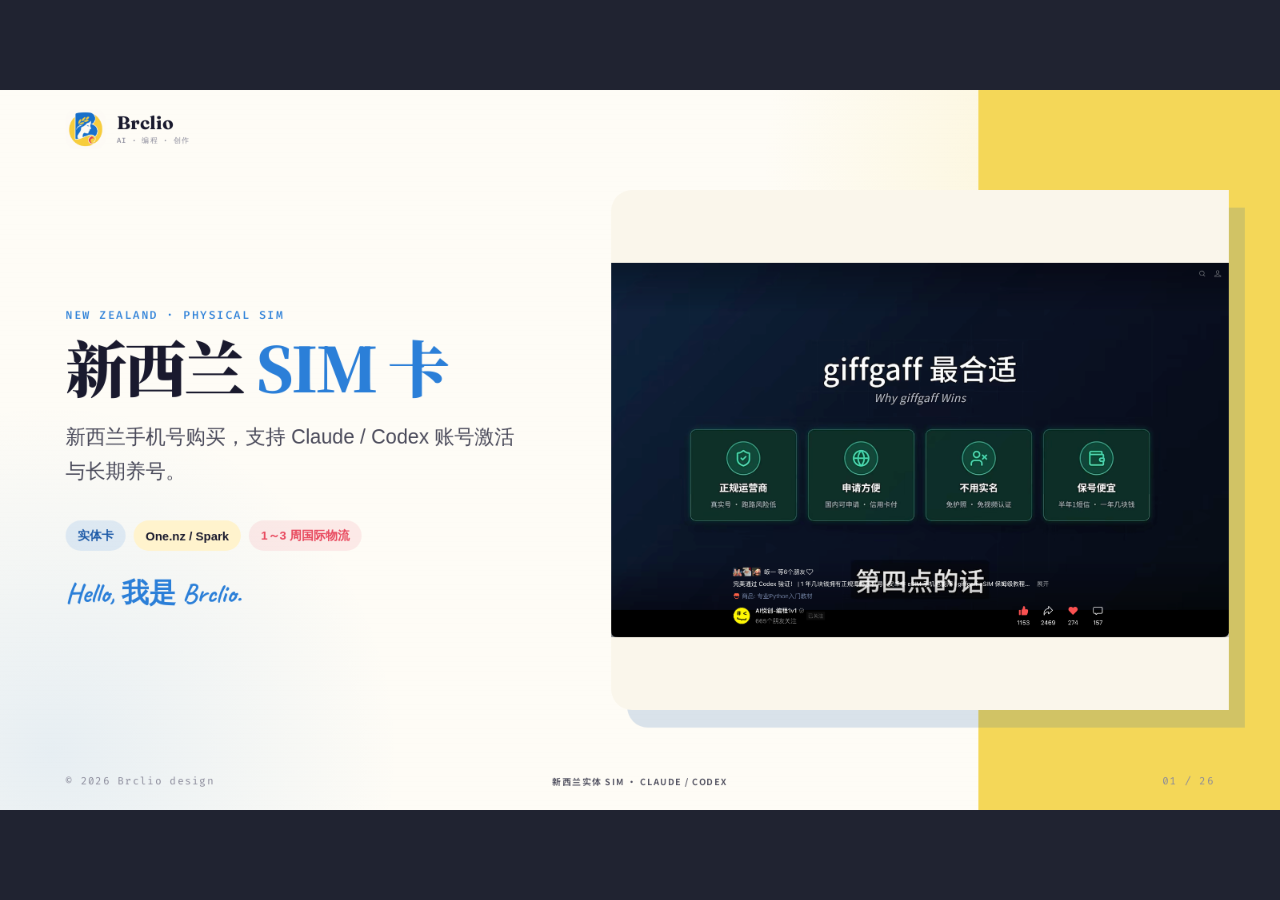
<file: new-zealand-sim-card-tutorial-ppt.html>
<!doctype html>
<html lang="zh-CN">
<head>
  <meta charset="utf-8">
  <meta name="viewport" content="width=device-width,initial-scale=1">
  <meta name="description" content="新西兰实体 SIM 卡购买、Codex 验证、长期养号、物流与售后教程。">
  <title>新西兰 SIM 卡｜Claude / Codex 账号激活与长期养号</title>
  <link rel="icon" href="assets/brand/brclio-logo.png">
  <link rel="preconnect" href="https://fonts.googleapis.com">
  <link rel="preconnect" href="https://fonts.gstatic.com" crossorigin>
  <link href="https://fonts.googleapis.com/css2?family=Caveat:wght@500;600;700&amp;family=Fira+Code:wght@400;500&amp;family=Fraunces:ital,opsz,wght@0,9..144,400;0,9..144,700;1,9..144,600&amp;family=Noto+Sans+SC:wght@400;500;600;700&amp;family=Noto+Serif+SC:wght@700;900&amp;display=swap" rel="stylesheet">
  <script src="assets/runtime/deck-stage.js"></script>
  <style>
    :root {
      --_esther-ds: "esthersjw-v1";
      --blue: #2B7FD8;
      --blue-deep: #1E5BA8;
      --yellow: #F4D758;
      --yellow-soft: #FFF3CD;
      --red: #E84A5F;
      --cream: #fefcf6;
      --cream-dark: #faf6eb;
      --ink: #1A1A2E;
      --ink-light: #4A4A5A;
      --ink-faint: #8A8A9A;
      --dark-panel: #151821;
      --line: rgba(26, 26, 46, .13);
    }

    *, *::before, *::after { box-sizing: border-box; margin: 0; padding: 0; }
    html, body { width: 100%; height: 100%; overflow: hidden; }
    body {
      background: #202331;
      color: var(--ink);
      font-family: "Noto Sans SC", -apple-system, "PingFang SC", "Helvetica Neue", sans-serif;
    }
    ::selection { background: var(--yellow); color: var(--ink); }
    button, a { font: inherit; }
    a { color: inherit; }
    deck-stage { background: #202331; }

    .slide {
      position: relative;
      overflow: hidden;
      padding: 108px 82px 78px;
      background:
        radial-gradient(circle at 88% 10%, rgba(244, 215, 88, .22), transparent 28%),
        radial-gradient(circle at 4% 92%, rgba(43, 127, 216, .11), transparent 25%),
        var(--cream);
      color: var(--ink);
    }
    .slide::after {
      content: "";
      position: absolute;
      inset: 0;
      pointer-events: none;
      opacity: .16;
      background-image: repeating-linear-gradient(0deg, transparent 0 5px, rgba(26, 26, 46, .035) 5px 6px);
    }
    .slide > * { position: relative; z-index: 1; }
    .slide--plain { background: var(--cream); }
    .slide--alt {
      background:
        radial-gradient(circle at 82% 18%, rgba(43, 127, 216, .12), transparent 27%),
        var(--cream-dark);
    }
    .slide--yellow {
      background:
        radial-gradient(circle at 80% 18%, rgba(254, 252, 246, .48), transparent 32%),
        var(--yellow);
    }
    .slide--blue {
      background:
        radial-gradient(circle at 14% 12%, rgba(244, 215, 88, .19), transparent 30%),
        var(--blue-deep);
      color: var(--cream);
    }
    .slide--dark {
      background:
        radial-gradient(circle at 80% 20%, rgba(43, 127, 216, .22), transparent 34%),
        var(--dark-panel);
      color: #f8f2df;
    }

    .topline {
      position: absolute;
      top: 24px;
      left: 82px;
      right: 82px;
      display: flex;
      align-items: center;
      justify-content: space-between;
      gap: 24px;
      font-family: "Fira Code", monospace;
      font-size: 14px;
      letter-spacing: .14em;
      text-transform: uppercase;
      color: var(--ink-light);
    }
    .slide--blue .topline, .slide--dark .topline { color: rgba(254, 252, 246, .72); }
    .brand-lockup {
      display: grid;
      grid-template-columns: 50px auto;
      grid-template-rows: auto auto;
      align-items: center;
      column-gap: 14px;
      min-width: 250px;
      text-transform: none;
      letter-spacing: 0;
      line-height: 1;
    }
    .brand-logo {
      grid-row: 1 / 3;
      width: 50px;
      height: 50px;
      object-fit: cover;
      border-radius: 14px;
    }
    .brand-name { align-self: end; color: var(--ink); font-family: "Fraunces", serif; font-size: 23px; font-weight: 700; }
    .brand-subtitle { align-self: start; margin-top: 6px; color: var(--ink-faint); font-family: "Fira Code", monospace; font-size: 9px; font-weight: 500; letter-spacing: .14em; text-transform: uppercase; }
    .slide--blue .brand-name, .slide--dark .brand-name { color: var(--cream); }
    .slide--blue .brand-subtitle, .slide--dark .brand-subtitle { color: rgba(254, 252, 246, .62); }
    .topline-context { max-width: 780px; text-align: right; }
    .cover-brand { position: absolute; top: 24px; left: 82px; z-index: 3; }
    .footerline {
      position: absolute;
      left: 82px;
      right: 82px;
      bottom: 28px;
      display: flex;
      justify-content: space-between;
      align-items: center;
      color: var(--ink-faint);
      font-family: "Fira Code", monospace;
      font-size: 13px;
      letter-spacing: .1em;
    }
    .slide--blue .footerline, .slide--dark .footerline { color: rgba(254, 252, 246, .62); }
    .footerline::before {
      content: "新西兰实体 SIM · CLAUDE / CODEX";
      position: absolute;
      left: 50%;
      transform: translateX(-50%);
      color: var(--ink-light);
      font-family: "Noto Sans SC", sans-serif;
      font-size: 11px;
      font-weight: 600;
      letter-spacing: .14em;
      white-space: nowrap;
    }
    .slide--blue .footerline::before, .slide--dark .footerline::before { color: rgba(254, 252, 246, .78); }

    .label {
      display: block;
      margin-bottom: 14px;
      color: var(--blue);
      font-family: "Fira Code", monospace;
      font-size: 14px;
      font-weight: 500;
      letter-spacing: .18em;
      text-transform: uppercase;
    }
    .slide--blue .label, .slide--dark .label { color: var(--yellow); }
    h1, h2, h3, h4 { font-family: "Noto Serif SC", serif; font-weight: 900; }
    h1 { font-size: clamp(76px, 6vw, 112px); line-height: 1.05; letter-spacing: -.04em; }
    h2 { font-size: clamp(52px, 4.3vw, 78px); line-height: 1.12; letter-spacing: -.035em; }
    h3 { font-size: 30px; line-height: 1.3; }
    p { font-size: 22px; line-height: 1.78; color: var(--ink-light); }
    .slide--blue p, .slide--dark p { color: rgba(254, 252, 246, .82); }
    .lead { font-size: 25px; line-height: 1.72; }
    .small { font-size: 17px; line-height: 1.7; }
    .micro { font-size: 14px; line-height: 1.65; }
    .muted { color: var(--ink-faint); }
    .hand {
      font-family: "Caveat", cursive;
      font-weight: 700;
      font-size: 34px;
      line-height: 1.1;
      color: var(--blue);
    }
    .slide--blue .hand, .slide--dark .hand { color: var(--yellow); }
    .hl { background: linear-gradient(transparent 58%, rgba(244, 215, 88, .62) 58%); padding: 0 .08em; }
    .hl-red { color: var(--red); }
    .giant-num {
      position: absolute;
      right: 52px;
      bottom: 18px;
      color: var(--blue);
      opacity: .09;
      font-family: "Fraunces", serif;
      font-size: 250px;
      font-style: italic;
      font-weight: 700;
      line-height: .8;
      z-index: 0;
    }
    .slide--blue .giant-num, .slide--dark .giant-num { color: var(--yellow); opacity: .12; }

    .layout-split { display: grid; grid-template-columns: .88fr 1.12fr; gap: 62px; align-items: center; height: 100%; }
    .layout-split--wide { grid-template-columns: .72fr 1.28fr; }
    .layout-split--reverse { grid-template-columns: 1.16fr .84fr; }
    .layout-sticky { display: grid; grid-template-columns: .38fr 1fr; gap: 64px; align-items: start; }
    .layout-sticky .side { position: relative; padding-right: 36px; }
    .layout-sticky .side::after { content: ""; position: absolute; right: 0; top: 0; width: 40px; height: 100%; min-height: 390px; background: repeating-linear-gradient(0deg, transparent 0 8px, rgba(43,127,216,.18) 8px 10px); }
    .title-block { max-width: 690px; }
    .title-block p { margin-top: 24px; max-width: 640px; }
    .section-title { margin-bottom: 34px; max-width: 960px; }

    .cover { padding: 0; }
    .cover .cover-grid { display: grid; grid-template-columns: .93fr 1.07fr; min-height: 100%; }
    .cover-copy { padding: 112px 56px 92px 82px; display: flex; flex-direction: column; justify-content: center; }
    .cover-copy h1 span { color: var(--blue); }
    .cover-copy .lead { margin-top: 26px; max-width: 570px; }
    .cover-copy .cover-meta { margin-top: 40px; display: flex; flex-wrap: wrap; gap: 10px; }
    .cover-visual { position: relative; padding: 72px 64px 72px 20px; display: flex; align-items: center; }
    .cover-visual::before {
      content: "";
      position: absolute;
      top: 0; bottom: 0; right: 0; width: 44%;
      background: var(--yellow);
    }
    .cover-shot {
      position: relative;
      width: 100%;
      height: 650px;
      object-fit: contain;
      background: var(--cream-dark);
      border-radius: 26px 0 0 26px;
      box-shadow: 20px 22px 0 rgba(30, 91, 168, .16);
    }
    .pill-row { display: flex; flex-wrap: wrap; gap: 10px; }
    .pill {
      display: inline-flex;
      align-items: center;
      gap: 8px;
      min-height: 38px;
      padding: 7px 15px;
      border-radius: 999px;
      background: var(--yellow-soft);
      color: var(--ink);
      font-size: 15px;
      font-weight: 600;
    }
    .pill--blue { background: rgba(43, 127, 216, .12); color: var(--blue-deep); }
    .pill--red { background: rgba(232, 74, 95, .1); color: var(--red); }

    .plain-list { list-style: none; display: flex; flex-direction: column; gap: 14px; }
    .plain-list li { position: relative; padding-left: 30px; color: var(--ink-light); font-size: 20px; line-height: 1.66; }
    .plain-list li::before { content: ""; position: absolute; left: 0; top: .75em; width: 11px; height: 11px; border-radius: 50%; background: var(--yellow); box-shadow: 0 0 0 4px rgba(43,127,216,.11); }
    .slide--blue .plain-list li, .slide--dark .plain-list li { color: rgba(254,252,246,.83); }
    .slide--blue .plain-list li::before, .slide--dark .plain-list li::before { box-shadow: 0 0 0 4px rgba(254,252,246,.13); }

    .reason-grid { display: grid; grid-template-columns: repeat(5, 1fr); gap: 18px; margin-top: 48px; }
    .reason {
      position: relative;
      min-height: 350px;
      padding: 34px 24px 26px;
      border-top: 5px solid var(--blue);
      background: rgba(254, 252, 246, .76);
      overflow: hidden;
    }
    .reason:nth-child(2) { border-top-color: var(--yellow); }
    .reason:nth-child(3) { border-top-color: var(--red); }
    .reason:nth-child(4) { border-top-color: var(--blue-deep); }
    .reason:nth-child(5) { border-top-color: var(--yellow); }
    .reason .num { position: absolute; right: 8px; top: -25px; font-family: "Fraunces", serif; font-size: 112px; color: var(--blue); opacity: .09; }
    .reason h3 { font-size: 25px; margin-bottom: 18px; position: relative; }
    .reason p { font-size: 17px; line-height: 1.68; position: relative; }

    .note {
      padding: 24px 28px;
      border: 2px dashed rgba(43,127,216,.3);
      border-radius: 14px;
      background: rgba(254,252,246,.82);
      position: relative;
    }
    .note::before { content: attr(data-note); position: absolute; left: 20px; top: -18px; padding: 0 10px; background: var(--cream); color: var(--blue); font-family: "Caveat", cursive; font-size: 23px; font-weight: 700; }
    .note p { font-size: 18px; }
    .slide--blue .note, .slide--dark .note { background: rgba(254,252,246,.08); border-color: rgba(244,215,88,.48); }
    .slide--blue .note::before, .slide--dark .note::before { background: var(--blue-deep); color: var(--yellow); }

    .link-list { display: flex; flex-direction: column; gap: 12px; margin-top: 24px; }
    .link-list a {
      display: block;
      padding: 13px 16px;
      background: rgba(43,127,216,.08);
      color: var(--blue-deep);
      font-family: "Fira Code", monospace;
      font-size: 14px;
      line-height: 1.55;
      text-decoration: none;
      overflow-wrap: anywhere;
      border-bottom: 3px solid rgba(43,127,216,.18);
    }
    .link-list a:hover { background: var(--yellow-soft); }

    .gallery {
      position: relative;
      display: grid;
      grid-template-rows: 1fr auto;
      gap: 14px;
      min-height: 0;
    }
    .gallery-stage {
      position: relative;
      min-height: 0;
      height: 545px;
      overflow: hidden;
      display: flex;
      align-items: center;
      justify-content: center;
      background: var(--cream-dark);
      border: 1px solid var(--line);
      border-radius: 18px;
      cursor: pointer;
    }
    .gallery--tall .gallery-stage { height: 620px; }
    .gallery-item {
      position: absolute;
      inset: 0;
      width: 100%;
      height: 100%;
      object-fit: contain;
      opacity: 0;
      visibility: hidden;
      transform: translateY(12px);
      transition: opacity .35s cubic-bezier(.16,1,.3,1), transform .35s cubic-bezier(.16,1,.3,1);
      background: var(--cream-dark);
    }
    .gallery-item.is-active { opacity: 1; visibility: visible; transform: none; }
    .gallery-controls { display: flex; align-items: center; justify-content: space-between; gap: 16px; }
    .gallery-nav { display: flex; gap: 8px; }
    .gallery-btn {
      width: 42px;
      height: 42px;
      border: 1.5px solid var(--blue);
      border-radius: 50%;
      background: transparent;
      color: var(--blue);
      cursor: pointer;
      transition: transform .2s, background .2s, color .2s;
    }
    .gallery-btn:hover { background: var(--blue); color: var(--cream); transform: translateY(-2px); }
    .gallery-dots { display: flex; flex-wrap: wrap; gap: 7px; align-items: center; justify-content: flex-end; }
    .gallery-dot { width: 9px; height: 9px; padding: 0; border: 0; border-radius: 50%; background: rgba(43,127,216,.2); cursor: pointer; }
    .gallery-dot.is-active { background: var(--red); transform: scale(1.35); }
    .gallery-caption { font-size: 14px; color: var(--ink-faint); }

    .evidence-grid { display: grid; grid-template-columns: 1fr 1fr; gap: 22px; height: 560px; }
    .evidence { display: grid; grid-template-rows: 1fr auto; gap: 10px; min-height: 0; }
    .evidence img { width: 100%; height: 100%; min-height: 0; object-fit: contain; background: var(--cream-dark); border-radius: 16px; border: 1px solid var(--line); }
    .evidence span { font-size: 15px; color: var(--ink-faint); }

    .cost-layout { display: grid; grid-template-columns: .7fr 1.3fr; gap: 58px; align-items: center; }
    .price-big { font-family: "Fraunces", serif; font-size: 150px; line-height: .82; color: var(--blue); font-weight: 700; letter-spacing: -.06em; }
    .price-big small { font-family: "Noto Sans SC", sans-serif; font-size: 28px; letter-spacing: 0; }
    .cost-shot { height: 660px; width: 100%; object-fit: contain; background: var(--cream-dark); border-radius: 18px; }

    .section-splash { display: flex; flex-direction: column; justify-content: center; height: 100%; max-width: 1080px; }
    .section-splash .chapter { font-family: "Fraunces", serif; font-style: italic; font-size: 170px; line-height: .85; color: rgba(254,252,246,.16); }
    .section-splash h2 { font-size: 106px; margin-top: -22px; }
    .section-splash p { max-width: 760px; margin-top: 28px; font-size: 24px; }

    .compare { display: grid; grid-template-columns: .8fr 1fr 1fr; border-top: 3px solid var(--ink); border-bottom: 1px solid var(--line); margin-top: 44px; }
    .compare > div { padding: 20px 22px; border-bottom: 1px solid var(--line); min-height: 90px; display: flex; align-items: center; font-size: 18px; line-height: 1.5; }
    .compare .head { background: var(--ink); color: var(--cream); font-family: "Noto Serif SC", serif; font-size: 25px; font-weight: 900; }
    .compare .dim { color: var(--ink-faint); font-size: 15px; font-weight: 600; letter-spacing: .08em; }
    .compare .one { background: rgba(43,127,216,.07); }
    .compare .spark { background: rgba(244,215,88,.17); }
    .compare .last { border-bottom: 0; }

    .price-grid { display: grid; grid-template-columns: 1fr 1fr; gap: 28px; margin-top: 34px; }
    .price-card { padding: 32px; background: rgba(254,252,246,.86); border-bottom: 7px solid var(--blue); position: relative; min-height: 315px; }
    .price-card.recommended { border-bottom-color: var(--yellow); background: var(--ink); color: var(--cream); }
    .price-card .tag { font-size: 14px; color: var(--blue); font-weight: 700; letter-spacing: .08em; }
    .price-card.recommended .tag { color: var(--yellow); }
    .price-card .amount { font-family: "Fraunces", serif; font-size: 88px; line-height: 1; margin: 18px 0 16px; color: var(--blue); }
    .price-card.recommended .amount { color: var(--yellow); }
    .price-card .amount small { font-family: "Noto Sans SC", sans-serif; font-size: 22px; }
    .price-card p { font-size: 17px; line-height: 1.7; }
    .price-card.recommended p { color: rgba(254,252,246,.76); }
    .premium-strip { margin-top: 18px; display: grid; grid-template-columns: 1fr 1fr; gap: 18px; }
    .premium { padding: 18px 22px; background: rgba(43,127,216,.08); font-size: 18px; }
    .premium strong { color: var(--blue); font-size: 26px; }

    .flow { display: grid; grid-template-columns: repeat(5, 1fr); gap: 0; margin-top: 54px; position: relative; }
    .flow::before { content: ""; position: absolute; left: 7%; right: 7%; top: 36px; height: 3px; background: linear-gradient(90deg, var(--yellow), var(--blue)); }
    .flow-step { position: relative; padding: 0 16px; text-align: center; }
    .flow-step .dot { width: 74px; height: 74px; margin: 0 auto 24px; border-radius: 50%; background: var(--blue); color: var(--cream); display: grid; place-items: center; font-family: "Fraunces", serif; font-size: 26px; position: relative; z-index: 1; }
    .flow-step:nth-child(2n) .dot { background: var(--yellow); color: var(--ink); }
    .flow-step h3 { font-size: 22px; margin-bottom: 10px; }
    .flow-step p { font-size: 16px; line-height: 1.6; }

    .prep-grid { display: grid; grid-template-columns: 1.05fr .95fr; gap: 50px; align-items: start; }
    .prep-card { padding: 28px 30px; background: rgba(254,252,246,.82); border-bottom: 5px solid var(--yellow); }
    .prep-card + .prep-card { margin-top: 20px; border-bottom-color: var(--blue); }
    .prep-card h3 { margin-bottom: 12px; }
    .prep-card p { font-size: 18px; }
    .book-callout { padding: 38px; background: var(--blue); color: var(--cream); min-height: 410px; display: flex; flex-direction: column; justify-content: space-between; }
    .book-callout h3 { font-size: 36px; }
    .book-callout p { color: rgba(254,252,246,.82); font-size: 19px; }
    .book-callout .hand { color: var(--yellow); font-size: 42px; }

    .proof-grid { display: grid; grid-template-columns: .48fr 1fr; gap: 54px; height: 100%; align-items: center; }
    .proof-copy .big-word { font-family: "Fraunces", serif; font-size: 120px; line-height: .83; color: var(--yellow); font-style: italic; }
    .proof-copy h2 { margin-top: 14px; }
    .proof-copy p { margin-top: 24px; }
    .slide--blue .gallery-stage, .slide--dark .gallery-stage { background: #f6f0e3; }

    .two-col-copy { display: grid; grid-template-columns: 1fr 1fr; gap: 56px; margin-top: 40px; }
    .editorial-col { padding-top: 22px; border-top: 4px solid var(--yellow); }
    .editorial-col:nth-child(2) { border-top-color: var(--blue); }
    .slide--blue .editorial-col:nth-child(2), .slide--dark .editorial-col:nth-child(2) { border-top-color: var(--cream); }
    .editorial-col h3 { margin-bottom: 16px; }
    .editorial-col p, .editorial-col li { font-size: 18px; }

    .faq-grid { display: grid; grid-template-columns: 1fr 1fr; gap: 22px; margin-top: 34px; }
    .faq-item { padding: 25px 28px; background: rgba(254,252,246,.82); border-bottom: 5px solid var(--blue); }
    .faq-item:nth-child(2n) { border-bottom-color: var(--yellow); }
    .faq-item h3 { font-size: 22px; margin-bottom: 10px; }
    .faq-item p { font-size: 17px; line-height: 1.68; }
    .warning-repeat { margin-top: 20px; display: grid; grid-template-columns: repeat(3, 1fr); gap: 12px; }
    .warning-repeat span { padding: 12px 10px; background: var(--red); color: var(--cream); text-align: center; font-weight: 700; font-size: 17px; }

    .aftersale { display: grid; grid-template-columns: .58fr 1fr; gap: 58px; align-items: center; height: 100%; }
    .warranty { width: 360px; height: 360px; border-radius: 50%; background: var(--yellow); display: flex; flex-direction: column; align-items: center; justify-content: center; text-align: center; color: var(--ink); }
    .warranty strong { font-family: "Fraunces", serif; font-size: 128px; line-height: .8; color: var(--blue); }
    .warranty span { font-size: 27px; font-weight: 700; margin-top: 14px; }
    .aftersale-copy .plain-list { margin-top: 30px; }

    .empty-chapter { display: flex; align-items: center; justify-content: center; height: 100%; text-align: center; }
    .empty-chapter h2 { font-size: 120px; }
    .empty-chapter .chapter-mark { position: absolute; font-family: "Fraunces", serif; font-size: 430px; line-height: 1; color: var(--blue); opacity: .08; }

    .contact-grid { display: grid; grid-template-columns: .72fr 1.28fr; gap: 52px; align-items: center; height: 100%; }
    .qr-card { background: var(--cream-dark); padding: 30px; text-align: center; border-bottom: 6px solid var(--yellow); }
    .qr-card img { width: 300px; height: 300px; object-fit: contain; display: block; margin: 0 auto 18px; }
    .qr-card h3 { font-size: 25px; }
    .contact-copy .plain-list { margin-top: 22px; }
    .contact-copy .plain-list li { font-size: 18px; }
    .wide-qr { width: 100%; max-height: 255px; object-fit: contain; margin-top: 24px; background: var(--cream-dark); }

    @media (max-width: 900px) {
      .layout-split, .layout-split--wide, .layout-split--reverse, .contact-grid, .proof-grid, .prep-grid { grid-template-columns: 1fr; }
      .reason-grid { grid-template-columns: repeat(2, 1fr); }
      .flow { grid-template-columns: 1fr; }
    }
    @media (prefers-reduced-motion: reduce) {
      *, *::before, *::after { animation-duration: .01ms !important; transition-duration: .01ms !important; }
    }
  </style>
</head>
<body>
  <deck-stage width="1600" height="900">

    <section class="slide cover" data-label="封面">
      <span class="brand-lockup cover-brand">
        <img class="brand-logo" src="assets/brand/brclio-logo.png" alt="" aria-hidden="true">
        <strong class="brand-name">Brclio</strong>
        <small class="brand-subtitle">AI · 编程 · 创作</small>
      </span>
      <div class="cover-grid">
        <div class="cover-copy">
          <span class="label">NEW ZEALAND · PHYSICAL SIM</span>
          <h1>新西兰 <span>SIM 卡</span></h1>
          <p class="lead">新西兰手机号购买，支持 Claude / Codex 账号激活与长期养号。</p>
          <div class="cover-meta pill-row">
            <span class="pill pill--blue">实体卡</span>
            <span class="pill">One.nz / Spark</span>
            <span class="pill pill--red">1～3 周国际物流</span>
          </div>
          <div class="hand" style="margin-top:34px;">Hello, 我是 Brclio.</div>
        </div>
        <div class="cover-visual">
          <img class="cover-shot" src="assets/source-images/image-20260822220904196.png" alt="海外 GG 卡注册教程发布后的截图">
        </div>
      </div>
      <div class="footerline"><span>© 2026 Brclio design</span><span class="slide-index"></span></div>
    </section>

    <section class="slide slide--alt" data-label="开场">
      <div class="topline"><span class="brand-mark">Brclio · SIM CARD GUIDE</span><span>WHY PHYSICAL SIM</span></div>
      <div class="layout-split layout-split--reverse">
        <div>
          <span class="label">START HERE</span>
          <h2>从“爆火”到大规模封号</h2>
          <p class="lead" style="margin-top:26px;">之前在视频号发布了海外 GG 卡注册教程，很多人实操成功。不过，后来因为线上、虚拟卡等各种原因，GG 卡实施了大规模封号。</p>
          <div class="note" data-note="这次的方向" style="margin-top:42px;">
            <p>不再继续围绕虚拟卡折腾，而是转向<span class="hl">新西兰实体手机卡</span>。</p>
          </div>
        </div>
        <img src="assets/source-images/image-20260822220904196.png" alt="海外 GG 卡注册教程截图" style="width:100%;height:610px;object-fit:contain;background:var(--cream-dark);border-radius:20px;">
      </div>
      <span class="giant-num">00</span>
      <div class="footerline"><span>© 2026 Brclio design</span><span class="slide-index"></span></div>
    </section>

    <section class="slide" data-label="五个原因">
      <div class="topline"><span class="brand-mark">WHY NEW ZEALAND SIM</span><span>FIVE REASONS</span></div>
      <span class="label">CHAPTER 01</span>
      <h2>为什么选择「新西兰🇳🇿实体手机卡」</h2>
      <div class="reason-grid">
        <article class="reason"><span class="num">1</span><h3>OpenAI 不允许换绑</h3><p>绑定的手机号后期不能修改，也无法确定后期是否会仅限手机号登录。</p></article>
        <article class="reason"><span class="num">2</span><h3>折腾半天仍可能被封</h3><p>官方邮件、搜索结果与粉丝群实际截图，都反映了封号风险。</p></article>
        <article class="reason"><span class="num">3</span><h3>真实客户有办卡难题</h3><p>朋友定居新西兰，且有一致的业务想法；对大部分人而言，自行办卡仍有难度。</p></article>
        <article class="reason"><span class="num">4</span><h3>源于一段对话</h3><p>新账号用 Codex 需要手机号；最终决定直接卖卡，由用户自己养号。</p></article>
        <article class="reason"><span class="num">5</span><h3>折腾成本和直接买差不多</h3><p>前后折腾约一百来块，直接买 One.nz 为 125 元，主打省心。</p></article>
      </div>
      <div class="footerline"><span>© 2026 Brclio design</span><span class="slide-index"></span></div>
    </section>

    <section class="slide slide--alt" data-label="OpenAI 不允许换绑">
      <div class="topline"><span class="brand-mark">REASON 01</span><span>OPENAI PHONE NUMBER</span></div>
      <div class="layout-split layout-split--wide">
        <div>
          <span class="label">01 · 不允许换绑</span>
          <h2>手机号一旦绑定，后期无法修改</h2>
          <p style="margin-top:22px;">OpenAI 不允许修改账号已绑定的手机号，并且不知道后期会不会开始仅限手机号登录。</p>
          <div class="link-list">
            <a href="https://help.openai.com/zh-hans-cn/articles/9135134-how-to-change-the-phone-number-associated-with-your-account" target="_blank" rel="noreferrer">help.openai.com / how-to-change-the-phone-number-associated-with-your-account</a>
            <a href="https://help.openai.com/zh-hans-cn/articles/10388702-phone-only-signups" target="_blank" rel="noreferrer">help.openai.com / phone-only-signups</a>
          </div>
        </div>
        <div class="gallery" data-gallery>
          <div class="gallery-stage" title="点击切换下一张">
            <img class="gallery-item is-active" src="assets/source-images/image-20260822222343095.png" alt="OpenAI 帮助页面截图 1">
            <img class="gallery-item" src="assets/source-images/image-20260822222453275.png" alt="OpenAI 帮助页面截图 2">
          </div>
          <div class="gallery-controls"><span class="gallery-caption">点击图片切换 · <span data-gallery-count></span></span><div class="gallery-nav"><button class="gallery-btn" data-gallery-prev aria-label="上一张">←</button><button class="gallery-btn" data-gallery-next aria-label="下一张">→</button></div><div class="gallery-dots"></div></div>
        </div>
      </div>
      <div class="footerline"><span>© 2026 Brclio design</span><span class="slide-index"></span></div>
    </section>

    <section class="slide" data-label="封号证据">
      <div class="topline"><span class="brand-mark">REASON 02</span><span>EVIDENCE</span></div>
      <div class="section-title">
        <span class="label">02 · 折腾半天有可能被封</span>
        <h2>官方邮件与搜索结果</h2>
      </div>
      <div class="evidence-grid">
        <figure class="evidence"><img src="assets/source-images/image-20260822225238959.png" alt="群友收到的官方邮件"><span>群友官方邮件</span></figure>
        <figure class="evidence"><img src="assets/source-images/image11111111.png" alt="谷歌查询截图"><span>谷歌查询</span></figure>
      </div>
      <div class="footerline"><span>© 2026 Brclio design</span><span class="slide-index"></span></div>
    </section>

    <section class="slide slide--dark" data-label="粉丝群实际截图">
      <div class="topline"><span class="brand-mark">REASON 02 · CONTINUED</span><span>COMMUNITY PROOF</span></div>
      <div class="proof-grid">
        <div class="proof-copy">
          <div class="big-word">11</div>
          <span class="label" style="margin-top:20px;">粉丝群里实际截图</span>
          <h2>折腾半天，仍有被封号的可能</h2>
          <p>所以，折腾半天还有被封号的可能。还是选择直接卖吧～点击右侧图片或下方箭头，依次查看全部截图。</p>
          <div class="hand" style="margin-top:30px;">特别的闹心，费心。</div>
        </div>
        <div class="gallery" data-gallery>
          <div class="gallery-stage" title="点击切换下一张">
            <img class="gallery-item is-active" src="assets/source-images/image-20260822224650681.png" alt="粉丝群实际截图 1">
            <img class="gallery-item" src="assets/source-images/image-20260822224800279.png" alt="粉丝群实际截图 2">
            <img class="gallery-item" src="assets/source-images/image-20260822224929641.png" alt="粉丝群实际截图 3">
            <img class="gallery-item" src="assets/source-images/image-20260822225032691.png" alt="粉丝群实际截图 4">
            <img class="gallery-item" src="assets/source-images/image-20260822225634177.png" alt="粉丝群实际截图 5">
            <img class="gallery-item" src="assets/source-images/image-20260822225835518.png" alt="粉丝群实际截图 6">
            <img class="gallery-item" src="assets/source-images/image-20260822225943701.png" alt="粉丝群实际截图 7">
            <img class="gallery-item" src="assets/source-images/image-20260822230952472.png" alt="特别的闹心，费心">
            <img class="gallery-item" src="assets/source-images/image-20260823092614459.png" alt="粉丝群实际截图 8B">
            <img class="gallery-item" src="assets/source-images/image-20260823180229147.png" alt="粉丝群实际截图 9">
            <img class="gallery-item" src="assets/source-images/image.png" alt="粉丝群实际截图 10">
          </div>
          <div class="gallery-controls"><span class="gallery-caption">粉丝群实际截图 · <span data-gallery-count></span></span><div class="gallery-nav"><button class="gallery-btn" data-gallery-prev aria-label="上一张">←</button><button class="gallery-btn" data-gallery-next aria-label="下一张">→</button></div><div class="gallery-dots"></div></div>
        </div>
      </div>
      <div class="footerline"><span>© 2026 Brclio design</span><span class="slide-index"></span></div>
    </section>

    <section class="slide slide--alt" data-label="真实客户需求">
      <div class="topline"><span class="brand-mark">REASON 03</span><span>REAL NEEDS</span></div>
      <div class="layout-split">
        <div>
          <span class="label">03 · 客户面临的情况</span>
          <h2>自己操作办一张卡，对大部分人仍有难度</h2>
          <p style="margin-top:24px;">市面上大部分店家没有这样的条件。我的朋友定居新西兰，并且也和我一致想做这个业务。</p>
        </div>
        <div class="gallery" data-gallery>
          <div class="gallery-stage" title="点击切换下一张">
            <img class="gallery-item is-active" src="assets/source-images/image-20260823092750590.png" alt="真实客户需求截图 1">
            <img class="gallery-item" src="assets/source-images/image-20260823092811320.png" alt="真实客户需求截图 2">
            <img class="gallery-item" src="assets/source-images/image-20260823112223356.png" alt="真实客户需求截图 3">
          </div>
          <div class="gallery-controls"><span class="gallery-caption">真实客户需求 · <span data-gallery-count></span></span><div class="gallery-nav"><button class="gallery-btn" data-gallery-prev aria-label="上一张">←</button><button class="gallery-btn" data-gallery-next aria-label="下一张">→</button></div><div class="gallery-dots"></div></div>
        </div>
      </div>
      <div class="footerline"><span>© 2026 Brclio design</span><span class="slide-index"></span></div>
    </section>

    <section class="slide" data-label="源于一段对话">
      <div class="topline"><span class="brand-mark">REASON 04</span><span>THE CONVERSATION</span></div>
      <div class="layout-split layout-split--wide">
        <div>
          <span class="label">04 · 为什么要做</span>
          <h2>从“帮忙收验证码”到“直接卖卡”</h2>
          <ul class="plain-list" style="margin-top:28px;">
            <li>现在新账号用 Codex 都要用手机号。</li>
            <li>一开始想法：不做假手机卡，可邮寄，但是运费客户出；或可以不邮寄，收日常管理费与维护话费，需要时插卡收验证码。</li>
            <li>最后得出：直接卖卡更方便，用户自己养号。</li>
            <li>得天独厚的匿名开卡。</li>
          </ul>
        </div>
        <div class="gallery" data-gallery>
          <div class="gallery-stage" title="点击切换下一张">
            <img class="gallery-item is-active" src="assets/source-images/image-20260823185934000.png" alt="关于新西兰手机卡的对话 1">
            <img class="gallery-item" src="assets/source-images/image-20260823190907000.png" alt="关于新西兰手机卡的对话 2">
            <img class="gallery-item" src="assets/source-images/image-20260823190959000.png" alt="关于新西兰手机卡的对话 3">
          </div>
          <div class="gallery-controls"><span class="gallery-caption">一段对话 · <span data-gallery-count></span></span><div class="gallery-nav"><button class="gallery-btn" data-gallery-prev aria-label="上一张">←</button><button class="gallery-btn" data-gallery-next aria-label="下一张">→</button></div><div class="gallery-dots"></div></div>
        </div>
      </div>
      <div class="footerline"><span>© 2026 Brclio design</span><span class="slide-index"></span></div>
    </section>

    <section class="slide slide--alt" data-label="省心的成本">
      <div class="topline"><span class="brand-mark">REASON 05</span><span>COST OF TRYING</span></div>
      <div class="cost-layout">
        <div>
          <span class="label">05 · 成本</span>
          <h2>自己折腾的钱，和买一张差不多</h2>
          <div class="price-big" style="margin-top:42px;">125<small> 元</small></div>
          <p class="lead" style="margin-top:20px;">前后折腾要花的钱约<span class="hl">一百来块</span>，直接买 One.nz 只需要 125 元。</p>
          <div class="hand" style="margin-top:26px;">主打：省心！</div>
        </div>
        <img class="cost-shot" src="assets/source-images/image-20260823191427000.jpg" alt="自己折腾手机卡的成本截图">
      </div>
      <div class="footerline"><span>© 2026 Brclio design</span><span class="slide-index"></span></div>
    </section>

    <section class="slide slide--blue" data-label="费用与购买">
      <div class="topline"><span class="brand-mark">CHAPTER 02</span><span>PRICE &amp; PURCHASE</span></div>
      <div class="section-splash">
        <div class="chapter">02</div>
        <h2>新西兰卡的费用<br>与购买方式</h2>
        <p>One.nz 和 Spark 的区别，就像中国移动和中国联通。下面的实测结论均需结合自己实际情况，仅供参考。</p>
      </div>
      <span class="giant-num">NZ</span>
      <div class="footerline"><span>© 2026 Brclio design</span><span class="slide-index"></span></div>
    </section>

    <section class="slide" data-label="One.nz 与 Spark 区别">
      <div class="topline"><span class="brand-mark">02.0 · COMPARE</span><span>ONE.NZ / SPARK</span></div>
      <span class="label">TWO OPTIONS</span>
      <h2>One.nz 与 Spark 的区别</h2>
      <div class="compare" role="table" aria-label="One.nz 与 Spark 对比">
        <div class="head">对比维度</div><div class="head">One.nz</div><div class="head">Spark</div>
        <div class="dim">国内信号接入</div><div class="one">插卡、获取国内信号稍慢</div><div class="spark">插卡秒入国内网</div>
        <div class="dim">网络体验</div><div class="one">4G、5G 切换</div><div class="spark">稳定 5G</div>
        <div class="dim">个人感受</div><div class="one">信号稍弱，但不影响使用</div><div class="spark">个人喜欢大牌</div>
        <div class="dim last">价格</div><div class="one last"><strong>125 元</strong>，无其它额外费用</div><div class="spark last"><strong>185 元</strong>，无其它额外费用</div>
      </div>
      <div class="note" data-note="实测提醒" style="margin-top:36px;"><p><strong>以上结论，均要结合自己实际情况！仅供参考！</strong></p></div>
      <div class="footerline"><span>© 2026 Brclio design</span><span class="slide-index"></span></div>
    </section>

    <section class="slide slide--alt" data-label="价格与付款方式">
      <div class="topline"><span class="brand-mark">02.1 · 02.2 · 02.3</span><span>PRICE DETAILS</span></div>
      <span class="label">PAYMENT</span>
      <h2>价格与付款方式</h2>
      <div class="price-grid">
        <article class="price-card">
          <span class="tag">ONE.NZ</span>
          <div class="amount">125<small> 元</small></div>
          <p>先付 120 元 → 卡从新西兰寄到国内、到我手里 → 联系你进行 Codex 激活，确保卡可用 → 微信小店下单 5 元，走小店物流便于查询。直接微信、支付宝转账付款即可。</p>
        </article>
        <article class="price-card recommended">
          <span class="tag">SPARK · 最大牌卡（推荐）</span>
          <div class="amount">185<small> 元</small></div>
          <p>先付 180 元 → 卡到我手里 → 联系进行 Codex 激活并确保可用 → 微信小店下单 5 元，便于物流查询。</p>
        </article>
      </div>
      <p class="small muted" style="margin-top:16px;">优质号码就是所谓的靓号，适合想要长期养号的人。</p>
      <div class="premium-strip">
        <div class="premium">One.nz 优质号码：基础价 +20 元 ＝ <strong>145 元</strong></div>
        <div class="premium">Spark 优质号码：基础价 +20 元 ＝ <strong>205 元</strong></div>
      </div>
      <div class="footerline"><span>© 2026 Brclio design</span><span class="slide-index"></span></div>
    </section>

    <section class="slide" data-label="交易总流程">
      <div class="topline"><span class="brand-mark">CHAPTER 03</span><span>TRANSACTION FLOW</span></div>
      <span class="label">FIVE MOVES</span>
      <h2>交易总流程</h2>
      <div class="flow">
        <div class="flow-step"><div class="dot">1</div><h3>微信 / 支付宝付款</h3><p>直接转账付款即可。</p></div>
        <div class="flow-step"><div class="dot">2</div><h3>手机卡到我手里</h3><p>等待真实国际物流。</p></div>
        <div class="flow-step"><div class="dot">3</div><h3>联系激活 Codex</h3><p>寄出前先帮助验证，确保卡正常。</p></div>
        <div class="flow-step"><div class="dot">4</div><h3>微信小店下单</h3><p>5 元物流单，便于查询。</p></div>
        <div class="flow-step"><div class="dot">5</div><h3>寄出快递</h3><p>收到后自行使用、自己养号。</p></div>
      </div>
      <div class="note" data-note="请耐心等待" style="margin-top:58px;">
        <p>真实国际物流会受海关和新西兰工作效率影响，我会按顺序联系。欢迎推荐给好友，也适合有出国旅游需求的人购买。</p>
      </div>
      <div class="footerline"><span>© 2026 Brclio design</span><span class="slide-index"></span></div>
    </section>

    <section class="slide slide--alt" data-label="使用前准备">
      <div class="topline"><span class="brand-mark">CHAPTER 03 · PREP</span><span>GET READY</span></div>
      <div class="prep-grid">
        <div>
          <span class="label">BEFORE ACTIVATION</span>
          <h2>提前准备好账号与客户端</h2>
          <div class="prep-card" style="margin-top:34px;"><h3>01 · 准备谷歌账号</h3><p>网页版注册、手机 Gamil 注册都试一试，因为有时候谷歌风控，不好注册。</p></div>
          <div class="prep-card"><h3>02 · 注册 ChatGPT，安装 Codex</h3><p>用谷歌账号注册 ChatGPT，安装客户端 Codex。提示手机验证，就可以正式开始。</p></div>
        </div>
        <div class="book-callout">
          <div>
            <span class="label" style="color:var(--yellow);">NETWORK</span>
            <h3>需要 🪜，大家应该都有</h3>
            <p style="margin-top:24px;">如果没有，我的新书《编程启蒙：思维与代码》由北航出版。购书 + 好评，福利：一年🪜。</p>
          </div>
          <div class="hand">各自做好准备。</div>
        </div>
      </div>
      <div class="footerline"><span>© 2026 Brclio design</span><span class="slide-index"></span></div>
    </section>

    <section class="slide slide--yellow" data-label="快递多久到">
      <div class="topline"><span class="brand-mark">CHAPTER 04</span><span>SHIPPING TIME</span></div>
      <div class="layout-sticky" style="align-items:center;height:100%;">
        <div class="side">
          <span class="label">DELIVERY</span>
          <div style="font-family:'Fraunces',serif;font-size:170px;line-height:.8;color:var(--blue);font-weight:700;">1～3</div>
          <div class="hand" style="margin-top:18px;">周</div>
        </div>
        <div>
          <h2>从新西兰邮寄到国内，需要 1～3 周</h2>
          <p class="lead" style="margin-top:28px;">经过实测，主要占用最多时间的有三个环节：</p>
          <div class="reason-grid" style="grid-template-columns:repeat(3,1fr);margin-top:30px;">
            <article class="reason" style="min-height:190px;"><span class="num">1</span><h3>新西兰工作效率</h3></article>
            <article class="reason" style="min-height:190px;"><span class="num">2</span><h3>北京海关</h3></article>
            <article class="reason" style="min-height:190px;"><span class="num">3</span><h3>福建海关</h3></article>
          </div>
        </div>
      </div>
      <div class="footerline"><span>© 2026 Brclio design</span><span class="slide-index"></span></div>
    </section>

    <section class="slide slide--blue" data-label="NZ Post 真实国际物流">
      <div class="topline"><span class="brand-mark">CHAPTER 05</span><span>WHY US · NZ POST</span></div>
      <div class="proof-grid">
        <div class="proof-copy">
          <span class="label">05.1 · 05.2</span>
          <h2>合规、合法<br>真实国际物流</h2>
          <p>正规途径，国际物流、走海关。从图片中也能知道真实需要的物流时间。</p>
          <div class="note" data-note="查询站点" style="margin-top:34px;"><p><strong>www.nzpost.co.nz</strong></p></div>
        </div>
        <div class="gallery" data-gallery>
          <div class="gallery-stage" title="点击切换下一张">
            <img class="gallery-item is-active" src="assets/source-images/image-20260826230034000.png" alt="NZ Post 国际物流截图 1">
            <img class="gallery-item" src="assets/source-images/image-20260826230220000.png" alt="NZ Post 国际物流截图 2">
            <img class="gallery-item" src="assets/source-images/image-20260826230233000.png" alt="NZ Post 国际物流截图 3">
          </div>
          <div class="gallery-controls"><span class="gallery-caption">NZ Post · <span data-gallery-count></span></span><div class="gallery-nav"><button class="gallery-btn" data-gallery-prev aria-label="上一张">←</button><button class="gallery-btn" data-gallery-next aria-label="下一张">→</button></div><div class="gallery-dots"></div></div>
        </div>
      </div>
      <div class="footerline"><span>© 2026 Brclio design</span><span class="slide-index"></span></div>
    </section>

    <section class="slide slide--alt" data-label="EMS 真实物流">
      <div class="topline"><span class="brand-mark">CHAPTER 05 · CONTINUED</span><span>EMS</span></div>
      <div class="layout-split layout-split--wide">
        <div>
          <span class="label">POSTAL EMS</span>
          <h2>邮政 EMS<br>也可查询</h2>
          <p style="margin-top:24px;">图片保留完整查询过程，点击可逐张切换。</p>
        </div>
        <div class="gallery gallery--tall" data-gallery>
          <div class="gallery-stage" title="点击切换下一张">
            <img class="gallery-item is-active" src="assets/source-images/image-20260826230403000.PNG" alt="EMS 查询截图 1">
            <img class="gallery-item" src="assets/source-images/image-20260826230408000.PNG" alt="EMS 查询截图 2">
            <img class="gallery-item" src="assets/source-images/image-20260826230415000.PNG" alt="EMS 查询截图 3">
            <img class="gallery-item" src="assets/source-images/image-20260826230421000.PNG" alt="EMS 查询截图 4">
            <img class="gallery-item" src="assets/source-images/6f8ca9b13389f3dc2d6cfcbdac53e05f.jpg" alt="EMS 查询截图 5">
          </div>
          <div class="gallery-controls"><span class="gallery-caption">邮政 EMS · <span data-gallery-count></span></span><div class="gallery-nav"><button class="gallery-btn" data-gallery-prev aria-label="上一张">←</button><button class="gallery-btn" data-gallery-next aria-label="下一张">→</button></div><div class="gallery-dots"></div></div>
        </div>
      </div>
      <div class="footerline"><span>© 2026 Brclio design</span><span class="slide-index"></span></div>
    </section>

    <section class="slide" data-label="长期养号与选择新西兰">
      <div class="topline"><span class="brand-mark">CHAPTER 06 · 07</span><span>WHY KEEP A NUMBER</span></div>
      <span class="label">LONG TERM</span>
      <h2>为什么需要长期养一个海外手机号？</h2>
      <div class="two-col-copy">
        <article class="editorial-col">
          <h3>未来的海外 AI 产品只会越来越多</h3>
          <p>不知道封锁会如何发展。对没条件出国的人而言，拥有一个海外手机号仍然必要。不少新产品都要验证手机号，这不是使用🪜可以解决、办理的。</p>
        </article>
        <article class="editorial-col">
          <h3>为什么是新西兰？</h3>
          <ul class="plain-list">
            <li>我朋友刚刚好在新西兰。</li>
            <li>新西兰支持匿名办理手机卡。</li>
            <li>国内合规（能过海关就是最好的证明）。</li>
            <li>新西兰是老美的狗腿子。</li>
          </ul>
        </article>
      </div>
      <div class="footerline"><span>© 2026 Brclio design</span><span class="slide-index"></span></div>
    </section>

    <section class="slide slide--yellow" data-label="实测结论">
      <div class="topline"><span class="brand-mark">CHAPTER 08</span><span>FIELD TEST</span></div>
      <div class="layout-split">
        <div>
          <span class="label">TESTED · NOT BATCH TESTED</span>
          <h2>实测结论<br>不定期增加</h2>
        </div>
        <div>
          <div class="price-big">2<small> 个</small></div>
          <p class="lead" style="margin-top:24px;">实测：一张手机卡支持激活两个 Codex 账号，中间间隔 1 周。实际你们可以自行测试。</p>
          <div class="note" data-note="建议" style="margin-top:34px;">
            <p>最好用在自己的账号，不要借此共享。此结论未经过批量测试，实际不支持也不要死磕。</p>
          </div>
          <p class="muted small" style="margin-top:22px;">2. 待增加；</p>
        </div>
      </div>
      <div class="footerline"><span>© 2026 Brclio design</span><span class="slide-index"></span></div>
    </section>

    <section class="slide slide--alt" data-label="每年养号">
      <div class="topline"><span class="brand-mark">CHAPTER 09 · FAQ</span><span>TOP UP</span></div>
      <div class="layout-split layout-split--reverse">
        <div>
          <span class="label">09.1 · 每年养号如何养</span>
          <h2>每年充值 <span class="hl">5 美元</span>即可</h2>
          <p class="lead" style="margin-top:22px;">目前政策无需消费。</p>
          <div class="warning-repeat"><span>收到之后，请尽快充值！</span><span>收到之后，请尽快充值！</span><span>收到之后，请尽快充值！</span></div>
          <div class="link-list"><a href="https://one.nz/faq/when-does-prepay-credit-expire?utm_source=chatgpt.com" target="_blank" rel="noreferrer">one.nz / faq / when-does-prepay-credit-expire</a></div>
        </div>
        <img src="assets/source-images/ssassasasasasasa.png" alt="One.nz 养号充值政策截图" style="width:100%;height:600px;object-fit:contain;background:var(--cream-dark);border-radius:18px;">
      </div>
      <div class="footerline"><span>© 2026 Brclio design</span><span class="slide-index"></span></div>
    </section>

    <section class="slide" data-label="手机卡百问一">
      <div class="topline"><span class="brand-mark">CHAPTER 09 · FAQ</span><span>02–04</span></div>
      <span class="label">SIM CARD FAQ</span>
      <h2>短信、卡类型与交易方式</h2>
      <div class="faq-grid" style="grid-template-columns:repeat(3,1fr);margin-top:54px;">
        <article class="faq-item"><h3>9.2 短信一条多少钱？</h3><p>参考：漫游大概 4 元人民币一条，按实际情况即可。<strong>收短信不要钱！</strong></p></article>
        <article class="faq-item"><h3>9.3 卡是什么类型？</h3><p>就是正常国内的手机卡，可以直接插卡。不是虚拟 eSIM 卡；如果需要，可以特殊申请办理，价格看实际情况。</p></article>
        <article class="faq-item"><h3>9.4 如何交易？</h3><p>直接微信、支付宝，皆可！</p></article>
      </div>
      <span class="giant-num">Q</span>
      <div class="footerline"><span>© 2026 Brclio design</span><span class="slide-index"></span></div>
    </section>

    <section class="slide slide--dark" data-label="手机卡百问二">
      <div class="topline"><span class="brand-mark">CHAPTER 09 · FAQ</span><span>05–07</span></div>
      <span class="label">RISK &amp; CONTROL</span>
      <h2>封卡、激活与使用时间</h2>
      <div class="faq-grid" style="grid-template-columns:repeat(3,1fr);margin-top:48px;">
        <article class="faq-item"><h3>9.5 经常在国内用，会不会被封卡？</h3><p>目前不会，目前政策支持长期海外使用，不过实际看情况，都属于不可抗力。</p></article>
        <article class="faq-item"><h3>9.6 在国外已经激活，邮箱等信息能改吗？</h3><p>我们只负责购买卡、激活卡，其它都交给你们自己操作。没有绑定邮箱等复杂流程，就像在国内办手机卡一样。</p></article>
        <article class="faq-item"><h3>9.7 卡能用多长时间？</h3><p>新西兰不会封，主要看国内。国内政府要来封卡，谁都管不了；只要别做违法的事情，一般也不会被封。如果新西兰政策改变，也没办法。</p></article>
      </div>
      <div class="footerline"><span>© 2026 Brclio design</span><span class="slide-index"></span></div>
    </section>

    <section class="slide slide--alt" data-label="售后问题">
      <div class="topline"><span class="brand-mark">CHAPTER 10</span><span>AFTER-SALES</span></div>
      <div class="aftersale">
        <div class="warranty"><strong>6</strong><span>个月质保</span></div>
        <div class="aftersale-copy">
          <span class="label">POLICY-DEPENDENT</span>
          <h2>售后问题</h2>
          <ul class="plain-list">
            <li>质保半年，这玩意都是看政策走的。</li>
            <li>半年内出现问题，经过验证、运营商查询后，会联系当地运营商进行注销或补办一张卡。</li>
            <li>补办后不再包邮寄；如果需要邮寄，实际邮费多少就付多少，不再赚钱。</li>
            <li><strong>每位顾客，仅限售后一次！</strong></li>
          </ul>
        </div>
      </div>
      <div class="footerline"><span>© 2026 Brclio design</span><span class="slide-index"></span></div>
    </section>

    <section class="slide slide--plain" data-label="充值教程">
      <div class="topline"><span class="brand-mark">CHAPTER 10</span><span>TOP-UP GUIDE</span></div>
      <div class="empty-chapter">
        <span class="chapter-mark">10</span>
        <h2>充值教程</h2>
      </div>
      <div class="footerline"><span>© 2026 Brclio design</span><span class="slide-index"></span></div>
    </section>

    <section class="slide slide--yellow" data-label="公众号与联系方式">
      <div class="topline"><span class="brand-mark">CONTACT</span><span>AI悦创</span></div>
      <div class="contact-grid">
        <div class="qr-card"><img src="assets/source-images/gzh.jpg" alt="AI悦创公众号二维码"><h3>公众号：AI悦创</h3></div>
        <div class="contact-copy">
          <span class="label">AI悦创 · 编程一对一</span>
          <h2>一对一辅导、答疑、作业与项目实践</h2>
          <ul class="plain-list">
            <li>Python、C++、java、算法 / 数据结构、少儿编程、pygame、Web、Linux。</li>
            <li>面向国内外学员，国外占 80%；另有线下线上摄影、Photoshop、Premiere 一对一教学，QQ、微信在线，随时响应。</li>
            <li>C++ 信息奥赛题解长期更新；长期招收一对一中小学信息奥赛集训。</li>
            <li>莆田、厦门地区有机会线下上门，其他地区线上。</li>
          </ul>
        </div>
      </div>
      <div class="footerline"><span>© 2026 Brclio design</span><span class="slide-index"></span></div>
    </section>

    <section class="slide slide--blue" data-label="QQ 与微信">
      <div class="topline"><span class="brand-mark">CONTACT · CONTINUED</span><span>BRCLIO</span></div>
      <div class="layout-split">
        <div>
          <span class="label">GET IN TOUCH</span>
          <h2>两种联系方式</h2>
          <div class="price-grid" style="grid-template-columns:1fr;margin-top:36px;">
            <article class="price-card" style="min-height:0;"><span class="tag">方法一 · QQ</span><p style="margin-top:16px;"><a href="http://wpa.qq.com/msgrd?v=3&amp;uin=1432803776&amp;site=qq&amp;menu=yes" target="_blank" rel="noreferrer">1432803776</a></p></article>
            <article class="price-card recommended" style="min-height:0;"><span class="tag">方法二 · 微信</span><div class="amount" style="font-size:64px;">Jiabcdefh</div></article>
          </div>
        </div>
        <img class="wide-qr" src="assets/source-images/zsxq.jpg" alt="AI悦创知识星球信息" style="max-height:520px;">
      </div>
      <div class="footerline"><span>© 2026 Brclio design</span><span class="slide-index"></span></div>
    </section>

  </deck-stage>

  <script type="application/json" id="speaker-notes">[]</script>
  <script>
    (() => {
      const brandMarkup = '<img class="brand-logo" src="assets/brand/brclio-logo.png" alt="" aria-hidden="true"><strong class="brand-name">Brclio</strong><small class="brand-subtitle">AI · 编程 · 创作</small>';
      document.querySelectorAll('.topline').forEach(topline => {
        const mark = topline.querySelector('.brand-mark');
        const contextNode = topline.lastElementChild;
        if (!mark || !contextNode || contextNode === mark) return;
        const leftContext = mark.textContent.trim().replace(/^Brclio\s*·\s*/i, '');
        const rightContext = contextNode.textContent.trim();
        contextNode.textContent = [leftContext, rightContext].filter(Boolean).join(' · ');
        contextNode.classList.add('topline-context');
        mark.className = 'brand-lockup';
        mark.innerHTML = brandMarkup;
      });

      const slides = [...document.querySelectorAll('deck-stage > .slide')];
      slides.forEach((slide, index) => {
        slide.querySelectorAll('.slide-index').forEach(el => {
          el.textContent = String(index + 1).padStart(2, '0') + ' / ' + String(slides.length).padStart(2, '0');
        });
      });

      document.querySelectorAll('[data-gallery]').forEach(gallery => {
        const items = [...gallery.querySelectorAll('.gallery-item')];
        const stage = gallery.querySelector('.gallery-stage');
        const dotsWrap = gallery.querySelector('.gallery-dots');
        const count = gallery.querySelector('[data-gallery-count]');
        let current = 0;

        const dots = items.map((_, index) => {
          const dot = document.createElement('button');
          dot.type = 'button';
          dot.className = 'gallery-dot' + (index === 0 ? ' is-active' : '');
          dot.setAttribute('aria-label', '切换到第 ' + (index + 1) + ' 张');
          dot.addEventListener('click', event => {
            event.stopPropagation();
            show(index);
          });
          dotsWrap.appendChild(dot);
          return dot;
        });

        const show = index => {
          current = (index + items.length) % items.length;
          items.forEach((item, itemIndex) => item.classList.toggle('is-active', itemIndex === current));
          dots.forEach((dot, dotIndex) => dot.classList.toggle('is-active', dotIndex === current));
          if (count) count.textContent = (current + 1) + ' / ' + items.length;
        };

        gallery.querySelector('[data-gallery-prev]').addEventListener('click', event => {
          event.stopPropagation();
          show(current - 1);
        });
        gallery.querySelector('[data-gallery-next]').addEventListener('click', event => {
          event.stopPropagation();
          show(current + 1);
        });
        stage.addEventListener('click', event => {
          event.stopPropagation();
          show(current + 1);
        });
        show(0);
      });
    })();
  </script>
  <!-- Design system attribution: esthersjw/esther-design-system, CC BY-NC-SA 4.0 -->
</body>
</html>
</file>
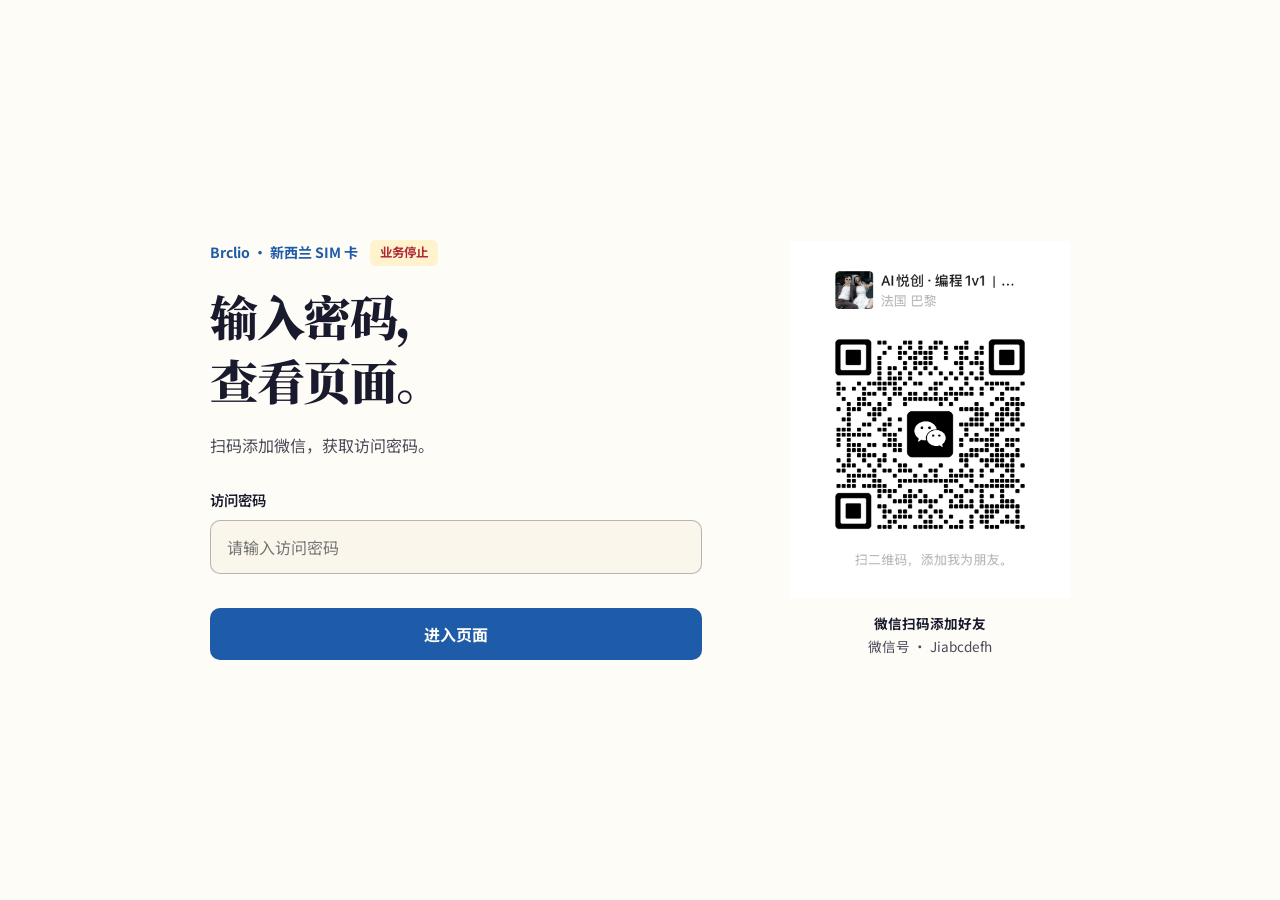
<file: new-zealand-sim-card/new-zealand-sim-card-sales.html>
<!doctype html>
<html lang="zh-CN">
<head>
  <meta charset="utf-8">
  <meta name="viewport" content="width=device-width,initial-scale=1">
  <meta name="description" content="新西兰实体 SIM 卡购买、Codex 验证、长期养号、国际物流与售后说明。">
  <title>新西兰 SIM 卡｜Claude / Codex 账号激活与长期养号</title>
  <link rel="icon" href="assets/brand/brclio-logo.png">
  <link rel="preconnect" href="https://fonts.googleapis.com">
  <link rel="preconnect" href="https://fonts.gstatic.com" crossorigin>
  <link href="https://fonts.googleapis.com/css2?family=Caveat:wght@500;600;700&amp;family=Fira+Code:wght@400;500&amp;family=Fraunces:ital,opsz,wght@0,9..144,400;0,9..144,700;1,9..144,600&amp;family=Noto+Sans+SC:wght@400;500;600;700&amp;family=Noto+Serif+SC:wght@700;900&amp;display=swap" rel="stylesheet">
  <link rel="stylesheet" href="../assets/ui/back-to-top.css">
  <script src="../assets/ui/back-to-top.js" defer></script>
  <style>
    :root {
      --_esther-ds: "esthersjw-v1";
      --blue: #2B7FD8;
      --blue-deep: #1E5BA8;
      --yellow: #F4D758;
      --yellow-soft: #FFF3CD;
      --red: #E84A5F;
      --cream: #fefcf6;
      --cream-dark: #faf6eb;
      --ink: #1A1A2E;
      --ink-light: #4A4A5A;
      --ink-faint: #8A8A9A;
      --dark-panel: #151821;
      --line: rgba(26, 26, 46, .12);
      --shadow: 0 18px 60px rgba(26, 26, 46, .09);
    }

    *, *::before, *::after { box-sizing: border-box; margin: 0; padding: 0; }
    html { scroll-behavior: smooth; }
    body {
      background: var(--cream);
      color: var(--ink);
      font-family: "Noto Sans SC", -apple-system, "PingFang SC", "Helvetica Neue", sans-serif;
      font-size: 16px;
      line-height: 1.75;
      overflow-x: hidden;
    }
    ::selection { background: var(--yellow); color: var(--ink); }
    img { max-width: 100%; }
    a { color: inherit; }
    button, a { font: inherit; }

    /* A lightweight front-end gate; the static page source remains public. */
    #protected-page[hidden], #access-gate[hidden], body.page-locked .back-to-top { display: none !important; }
    .access-gate {
      min-height: 100vh;
      min-height: 100svh;
      display: grid;
      place-items: center;
      padding: clamp(28px, 6vw, 72px) 24px;
    }
    .access-gate-inner {
      width: min(100%, 860px);
      display: grid;
      grid-template-columns: 1fr 280px;
      align-items: center;
      gap: clamp(32px, 7vw, 88px);
    }
    .access-gate-brand { display: flex; flex-wrap: wrap; align-items: center; gap: 8px 12px; color: var(--blue-deep); font-weight: 700; font-size: .88rem; }
    .access-gate-status { padding: 2px 10px; border-radius: 6px; background: var(--yellow-soft); color: #ad2739; font-size: .78rem; white-space: nowrap; }
    .access-gate h1 { margin: 18px 0; font-size: clamp(2rem, 4.8vw, 3rem); line-height: 1.35; letter-spacing: -.03em; }
    .access-gate-form { margin-top: 28px; }
    .access-gate-form label { display: block; margin-bottom: 8px; font-size: .9rem; font-weight: 600; }
    .access-gate-input {
      width: 100%;
      min-height: 52px;
      padding: 12px 16px;
      border: 1px solid rgba(26,26,46,.3);
      border-radius: 10px;
      background: var(--cream-dark);
      color: var(--ink);
      font: inherit;
    }
    .access-gate-input:focus-visible, .access-gate-submit:focus-visible { outline: 3px solid var(--blue); outline-offset: 3px; }
    .access-gate-input[aria-invalid="true"] { border-color: var(--red); }
    .access-gate-error { min-height: 28px; margin-top: 6px; color: #ad2739; font-size: .85rem; }
    .access-gate-submit {
      width: 100%;
      min-height: 50px;
      padding: 12px 24px;
      border: 0;
      border-radius: 10px;
      background: var(--blue-deep);
      color: var(--cream);
      font-weight: 700;
      cursor: pointer;
    }
    .access-gate-submit:hover { background: var(--blue); }
    .access-gate-contact { text-align: center; }
    .access-gate-contact img { display: block; width: 100%; height: auto; }
    .access-gate-contact figcaption { margin-top: 14px; color: var(--ink-light); font-size: .85rem; }
    .access-gate-contact strong { display: block; color: var(--ink); }
    .access-gate-noscript { margin-top: 12px; color: #ad2739; }
    @media (max-width: 900px) {
      .access-gate-inner { max-width: 420px; grid-template-columns: 1fr; gap: 28px; }
      .access-gate-contact { width: min(100%, 250px); justify-self: center; }
    }

    .container { width: min(1300px, calc(100% - 48px)); margin-inline: auto; }
    .section { padding: clamp(88px, 11vw, 154px) 0; position: relative; }
    .section--alt { background: var(--cream-dark); }
    .section--dark {
      background:
        radial-gradient(circle at 90% 12%, rgba(43, 127, 216, .24), transparent 28%),
        var(--dark-panel);
      color: #f8f2df;
    }
    .section--blue {
      background:
        radial-gradient(circle at 12% 18%, rgba(244, 215, 88, .18), transparent 30%),
        var(--blue-deep);
      color: var(--cream);
    }
    .section--yellow {
      background:
        radial-gradient(circle at 82% 15%, rgba(254,252,246,.58), transparent 28%),
        var(--yellow);
    }

    .nav {
      position: fixed;
      inset: 0 0 auto;
      z-index: 100;
      background: var(--cream);
      border-bottom: 1px solid var(--line);
    }
    .nav-inner { height: 76px; display: flex; align-items: center; justify-content: space-between; gap: 28px; }
    .logo {
      display: grid;
      grid-template-columns: 44px auto;
      grid-template-rows: auto auto;
      align-items: center;
      column-gap: 12px;
      text-decoration: none;
      line-height: 1;
    }
    .logo-image {
      grid-row: 1 / 3;
      width: 44px;
      height: 44px;
      object-fit: cover;
      border-radius: 12px;
    }
    .logo-name { align-self: end; font-family: "Fraunces", serif; font-size: 20px; font-weight: 700; }
    .logo-subtitle { align-self: start; margin-top: 5px; color: var(--ink-faint); font-family: "Fira Code", monospace; font-size: 9px; font-weight: 500; letter-spacing: .13em; }
    .nav-links { display: flex; align-items: center; gap: clamp(11px, 1.45vw, 20px); }
    .nav-links a { position: relative; display: inline-flex; align-items: center; gap: 7px; color: var(--ink-light); text-decoration: none; font-size: 13px; font-weight: 600; white-space: nowrap; }
    .nav-links a::after { content: ""; position: absolute; left: 0; right: 0; bottom: -7px; height: 3px; background: var(--yellow); transform: scaleX(0); transform-origin: left; transition: transform .25s ease; }
    .nav-links a:hover::after { transform: scaleX(1); }
    .nav-icon {
      width: 27px;
      height: 27px;
      border-radius: 50%;
      display: grid;
      place-items: center;
      flex: 0 0 auto;
      background: rgba(43,127,216,.09);
      color: var(--blue-deep);
      transition: transform .2s cubic-bezier(.16,1,.3,1), background .2s ease;
    }
    .nav-icon svg { width: 15px; height: 15px; fill: none; stroke: currentColor; stroke-width: 1.9; stroke-linecap: round; stroke-linejoin: round; }
    .nav-links a:nth-child(2) .nav-icon, .nav-links a:nth-child(4) .nav-icon { background: rgba(244,215,88,.25); color: #806900; }
    .nav-links a:nth-child(3) .nav-icon, .nav-links a:nth-child(5) .nav-icon { background: rgba(232,74,95,.09); color: var(--red); }
    .nav-links a:hover .nav-icon, .nav-tool:hover .nav-icon { transform: translateY(-2px); background: var(--yellow-soft); }
    .nav-tool {
      min-height: 44px;
      padding: 5px 10px 5px 7px;
      border: 1px solid rgba(43,127,216,.2);
      border-radius: 12px;
      background: rgba(43,127,216,.07);
      color: var(--blue-deep);
      display: inline-flex;
      align-items: center;
      gap: 7px;
      cursor: pointer;
      font-size: .76rem;
      font-weight: 700;
      white-space: nowrap;
      transition: border-color .2s ease, background .2s ease, transform .2s cubic-bezier(.16,1,.3,1);
    }
    .nav-tool:hover { border-color: var(--blue); background: var(--yellow-soft); transform: translateY(-1px); }
    .nav-tool:focus-visible { outline: 3px solid rgba(43,127,216,.28); outline-offset: 2px; }
    .nav-tool .nav-icon { width: 30px; height: 30px; background: var(--cream); }
    .nav-tool--ai { border-color: rgba(196,160,0,.32); background: var(--yellow-soft); color: var(--ink); }
    .nav-tool--ai .nav-icon { background: var(--yellow); color: var(--ink); }
    .nav-tool--ai:hover { border-color: #ad8e00; background: var(--yellow); }
    .nav-tool-key {
      min-width: 36px;
      padding: 2px 6px;
      border: 1px solid rgba(43,127,216,.18);
      border-radius: 6px;
      background: var(--cream);
      color: var(--ink-faint);
      font-family: "Fira Code", monospace;
      font-size: .56rem;
      font-weight: 500;
      line-height: 1.5;
      text-align: center;
    }
    .nav-cta { min-height: 44px; padding: 8px 15px 8px 10px; border-radius: 999px; background: var(--blue); color: var(--cream) !important; }
    .nav-cta::after { display: none; }
    .nav-cta .nav-icon { background: rgba(254,252,246,.14); color: var(--cream); }
    .nav-cta:hover .nav-icon { background: rgba(254,252,246,.24); }

    .label {
      display: block;
      color: var(--blue);
      font-family: "Fira Code", monospace;
      font-size: .76rem;
      font-weight: 500;
      letter-spacing: .18em;
      text-transform: uppercase;
      margin-bottom: 14px;
    }
    .section--dark .label, .section--blue .label { color: var(--yellow); }
    h1, h2, h3, h4 { font-family: "Noto Serif SC", serif; font-weight: 900; }
    h1 { font-size: clamp(3.3rem, 7.2vw, 6.9rem); line-height: 1.05; letter-spacing: -.045em; }
    h2 { font-size: clamp(2rem, 4.4vw, 3.8rem); line-height: 1.16; letter-spacing: -.035em; }
    h3 { font-size: clamp(1.22rem, 2vw, 1.65rem); line-height: 1.38; }
    p { color: var(--ink-light); }
    .section--dark p, .section--blue p { color: rgba(254,252,246,.8); }
    .lead { font-size: clamp(1.05rem, 1.6vw, 1.32rem); line-height: 1.9; }
    .small { font-size: .86rem; }
    .muted { color: var(--ink-faint); }
    .hand { font-family: "Caveat", cursive; font-size: clamp(1.7rem, 3vw, 2.45rem); font-weight: 700; color: var(--blue); line-height: 1.08; }
    .section--dark .hand, .section--blue .hand { color: var(--yellow); }
    .hl { background: linear-gradient(transparent 60%, rgba(244,215,88,.62) 60%); padding: 0 .08em; }
    .red { color: var(--red); }

    .hero {
      min-height: 100vh;
      padding: 120px 0 72px;
      display: flex;
      align-items: center;
      position: relative;
      overflow: hidden;
      background:
        radial-gradient(circle at 90% 8%, rgba(244, 215, 88, .35), transparent 25%),
        radial-gradient(circle at 5% 94%, rgba(43, 127, 216, .12), transparent 28%),
        var(--cream);
    }
    .hero::after { content: ""; position: absolute; top: 0; right: 0; width: 32vw; height: 100%; background: var(--yellow); z-index: 0; }
    .hero-grid { position: relative; z-index: 1; display: grid; grid-template-columns: .93fr 1.07fr; gap: clamp(44px, 6vw, 90px); align-items: center; }
    .hero h1 span { color: var(--blue); }
    .hero-copy .lead { margin-top: 28px; max-width: 660px; }
    .hero-pills { display: flex; flex-wrap: wrap; gap: 10px; margin-top: 30px; }
    .pill { display: inline-flex; align-items: center; gap: 8px; padding: 7px 14px; border-radius: 999px; background: var(--yellow-soft); color: var(--ink); font-size: .8rem; font-weight: 600; }
    .pill--blue { background: rgba(43,127,216,.1); color: var(--blue-deep); }
    .pill--red { background: rgba(232,74,95,.1); color: var(--red); }
    .hero-actions { display: flex; flex-wrap: wrap; gap: 12px; margin-top: 34px; }
    .btn { display: inline-flex; align-items: center; justify-content: center; min-height: 48px; padding: 12px 24px; border: 2px solid var(--blue); border-radius: 12px; text-decoration: none; font-weight: 700; transition: transform .2s, background .2s, color .2s; }
    .btn--primary { background: var(--blue); color: var(--cream); }
    .btn--secondary { color: var(--blue); background: transparent; }
    .btn:hover { transform: translateY(-2px); }
    .btn--secondary:hover { background: var(--yellow-soft); }
    .hero-visual { position: relative; }
    .hero-shot { width: calc(100% + 5vw); height: min(70vh, 720px); object-fit: contain; background: var(--cream-dark); border-radius: 24px 0 0 24px; box-shadow: 22px 24px 0 rgba(30,91,168,.17); }
    .float-price { position: absolute; left: -28px; bottom: 44px; min-width: 220px; padding: 18px 22px; background: var(--cream); box-shadow: var(--shadow); border-bottom: 5px solid var(--red); }
    .float-price span { display: block; color: var(--ink-faint); font-size: .74rem; letter-spacing: .12em; }
    .float-price strong { display: block; font-family: "Fraunces", serif; color: var(--blue); font-size: 3.2rem; line-height: 1.05; }
    .float-price small { color: var(--ink-light); }

    .intro-grid { display: grid; grid-template-columns: .58fr 1fr; gap: clamp(44px, 8vw, 110px); align-items: start; }
    .intro-mark { position: sticky; top: 110px; }
    .intro-mark .giant { font-family: "Fraunces", serif; font-size: clamp(6rem, 13vw, 11rem); font-style: italic; line-height: .78; color: var(--blue); opacity: .15; }
    .intro-copy p + p { margin-top: 18px; }
    .note { position: relative; padding: 30px; border: 2px dashed rgba(43,127,216,.28); border-radius: 14px; background: rgba(254,252,246,.85); }
    .note::before { content: attr(data-note); position: absolute; top: -17px; left: 20px; background: var(--cream); padding: 0 10px; color: var(--blue); font-family: "Caveat", cursive; font-size: 1.25rem; font-weight: 700; }
    .section--dark .note, .section--blue .note { background: rgba(254,252,246,.07); border-color: rgba(244,215,88,.45); }
    .section--dark .note::before, .section--blue .note::before { background: var(--dark-panel); color: var(--yellow); }

    .reason-nav { display: grid; grid-template-columns: repeat(3, 1fr); gap: 14px; margin-top: 54px; }
    .reason-link { position: relative; min-height: 168px; padding: 26px 20px; background: rgba(254,252,246,.76); border-top: 5px solid var(--blue); text-decoration: none; overflow: hidden; }
    .reason-link:nth-child(2) { border-top-color: var(--yellow); }
    .reason-link:nth-child(3) { border-top-color: var(--red); }
    .reason-link:nth-child(4) { border-top-color: var(--blue-deep); }
    .reason-link:nth-child(5) { border-top-color: var(--yellow); }
    .reason-link:nth-child(6) { border-top-color: var(--red); }
    .reason-link::after { content: attr(data-num); position: absolute; right: 6px; bottom: -28px; font-family: "Fraunces", serif; font-size: 6.6rem; color: var(--blue); opacity: .08; }
    .reason-link h3 { font-size: 1.12rem; position: relative; }
    .reason-link p { margin-top: 12px; font-size: .86rem; line-height: 1.65; position: relative; }

    .content-split { display: grid; grid-template-columns: .72fr 1.28fr; gap: clamp(44px, 7vw, 96px); align-items: start; }
    .content-split--balanced { grid-template-columns: 1fr 1fr; }
    .content-split--reverse { grid-template-columns: 1.18fr .82fr; }
    .sticky-copy { position: sticky; top: 110px; }
    .sticky-copy p { margin-top: 22px; }
    .link-list { display: flex; flex-direction: column; gap: 10px; margin-top: 24px; }
    .link-list a { display: block; padding: 13px 15px; background: rgba(43,127,216,.08); color: var(--blue-deep); font-family: "Fira Code", monospace; font-size: .76rem; line-height: 1.55; overflow-wrap: anywhere; text-decoration: none; border-bottom: 3px solid rgba(43,127,216,.18); }
    .link-list a:hover { background: var(--yellow-soft); }

    .gallery { display: grid; grid-template-rows: auto auto; gap: 14px; min-width: 0; }
    .gallery-stage { position: relative; height: clamp(380px, 56vw, 670px); overflow: hidden; display: flex; align-items: center; justify-content: center; background: var(--cream-dark); border: 1px solid var(--line); border-radius: 18px; cursor: pointer; }
    .gallery--compact .gallery-stage { height: clamp(330px, 45vw, 540px); }
    .gallery--tall .gallery-stage { height: min(76vh, 760px); }
    .gallery-item { position: absolute; inset: 0; width: 100%; height: 100%; object-fit: contain; opacity: 0; visibility: hidden; transform: translateY(14px); transition: opacity .4s cubic-bezier(.16,1,.3,1), transform .4s cubic-bezier(.16,1,.3,1); background: var(--cream-dark); }
    .gallery-item.is-active { opacity: 1; visibility: visible; transform: none; }
    .gallery-controls { display: flex; align-items: center; justify-content: space-between; gap: 16px; }
    .gallery-caption { font-size: .78rem; color: var(--ink-faint); }
    .section--dark .gallery-caption, .section--blue .gallery-caption { color: rgba(254,252,246,.62); }
    .gallery-nav { display: flex; gap: 8px; }
    .gallery-btn { width: 42px; height: 42px; border: 1.5px solid var(--blue); border-radius: 50%; background: transparent; color: var(--blue); cursor: pointer; transition: transform .2s, background .2s, color .2s; }
    .section--dark .gallery-btn, .section--blue .gallery-btn { border-color: var(--yellow); color: var(--yellow); }
    .gallery-btn:hover { transform: translateY(-2px); background: var(--blue); color: var(--cream); }
    .section--dark .gallery-btn:hover, .section--blue .gallery-btn:hover { background: var(--yellow); color: var(--ink); }
    .gallery-dots { display: flex; flex-wrap: wrap; gap: 7px; justify-content: flex-end; }
    .gallery-dot { width: 9px; height: 9px; padding: 0; border: 0; border-radius: 50%; background: rgba(43,127,216,.2); cursor: pointer; }
    .gallery-dot.is-active { background: var(--red); transform: scale(1.35); }

    .proof-pair { display: grid; grid-template-columns: 1fr 1fr; gap: 22px; margin: 44px 0 58px; }
    .proof-card { display: grid; grid-template-rows: 1fr auto; min-height: 0; gap: 12px; }
    .proof-card img { width: 100%; height: 520px; object-fit: contain; background: #f6f0e3; border-radius: 16px; }
    .proof-card span { color: rgba(254,252,246,.64); font-size: .8rem; }
    .proof-intro { display: grid; grid-template-columns: .6fr 1fr; gap: 50px; align-items: end; }
    .proof-intro .giant { font-family: "Fraunces", serif; font-size: clamp(7rem, 16vw, 13rem); color: var(--yellow); line-height: .78; font-style: italic; }

    .plain-list { list-style: none; display: flex; flex-direction: column; gap: 12px; }
    .plain-list li { position: relative; padding-left: 28px; color: var(--ink-light); }
    .plain-list li::before { content: ""; position: absolute; left: 0; top: .72em; width: 9px; height: 9px; border-radius: 50%; background: var(--yellow); box-shadow: 0 0 0 4px rgba(43,127,216,.1); }
    .section--dark .plain-list li, .section--blue .plain-list li { color: rgba(254,252,246,.8); }
    .section--dark .plain-list li::before, .section--blue .plain-list li::before { box-shadow: 0 0 0 4px rgba(254,252,246,.12); }

    .cost-image { width: 100%; height: min(78vh, 830px); object-fit: contain; background: var(--cream-dark); border-radius: 18px; }
    .price-hero { font-family: "Fraunces", serif; font-size: clamp(6rem, 12vw, 10rem); line-height: .82; color: var(--blue); font-weight: 700; letter-spacing: -.06em; }
    .price-hero small { font-family: "Noto Sans SC", sans-serif; font-size: 1.2rem; letter-spacing: 0; }

    .compare-grid { display: grid; grid-template-columns: .8fr 1fr 1fr; margin-top: 54px; border-top: 3px solid var(--ink); border-bottom: 1px solid var(--line); }
    .compare-grid > div { min-height: 78px; padding: 18px 20px; display: flex; align-items: center; border-bottom: 1px solid var(--line); line-height: 1.55; }
    .compare-grid .head { background: var(--ink); color: var(--cream); font-family: "Noto Serif SC", serif; font-size: 1.12rem; font-weight: 900; }
    .compare-grid .dim { color: var(--ink-faint); font-size: .78rem; font-weight: 700; letter-spacing: .08em; }
    .compare-grid .one { background: rgba(43,127,216,.07); }
    .compare-grid .spark { background: rgba(244,215,88,.18); }
    .compare-grid .last { border-bottom: 0; }

    .price-cards { display: grid; grid-template-columns: 1fr 1fr; gap: 26px; margin-top: 38px; }
    .price-card { padding: clamp(28px, 3.5vw, 44px); background: rgba(254,252,246,.88); border-bottom: 7px solid var(--blue); }
    .price-card--dark { background: var(--ink); color: var(--cream); border-bottom-color: var(--yellow); }
    .price-card .tag { color: var(--blue); font-size: .74rem; font-weight: 700; letter-spacing: .12em; }
    .price-card--dark .tag { color: var(--yellow); }
    .price-card .amount { margin: 18px 0; color: var(--blue); font-family: "Fraunces", serif; font-size: clamp(4rem, 7vw, 6rem); line-height: 1; }
    .price-card--dark .amount { color: var(--yellow); }
    .price-card .amount small { font-family: "Noto Sans SC", sans-serif; font-size: 1.1rem; }
    .price-card p { font-size: .92rem; line-height: 1.85; }
    .price-card--dark p { color: rgba(254,252,246,.76); }
    .premium-row { display: grid; grid-template-columns: 1fr 1fr; gap: 18px; margin-top: 18px; }
    .premium { padding: 19px 22px; background: rgba(43,127,216,.08); }
    .premium strong { color: var(--blue); font-size: 1.35rem; }

    .flow { display: grid; grid-template-columns: repeat(5, 1fr); position: relative; margin-top: 58px; }
    .flow::before { content: ""; position: absolute; left: 7%; right: 7%; top: 31px; height: 3px; background: linear-gradient(90deg, var(--yellow), var(--blue)); }
    .flow-step { position: relative; padding: 0 16px; text-align: center; }
    .flow-step .dot { width: 64px; height: 64px; margin: 0 auto 22px; border-radius: 50%; background: var(--blue); color: var(--cream); display: grid; place-items: center; font-family: "Fraunces", serif; font-size: 1.3rem; position: relative; z-index: 1; }
    .flow-step:nth-child(2n) .dot { background: var(--yellow); color: var(--ink); }
    .flow-step h3 { font-size: 1.05rem; margin-bottom: 9px; }
    .flow-step p { font-size: .82rem; line-height: 1.65; }

    .prep-grid { display: grid; grid-template-columns: 1.05fr .95fr; gap: 42px; margin-top: 56px; }
    .prep-list { display: flex; flex-direction: column; gap: 18px; }
    .prep { padding: 28px 30px; background: rgba(254,252,246,.86); border-bottom: 5px solid var(--yellow); }
    .prep:nth-child(2) { border-bottom-color: var(--blue); }
    .prep h3 { margin-bottom: 10px; }
    .book { padding: 40px; background: var(--blue); color: var(--cream); display: flex; flex-direction: column; justify-content: space-between; }
    .book p { color: rgba(254,252,246,.82); margin-top: 18px; }
    .book .hand { color: var(--yellow); margin-top: 34px; }

    .shipping-number { font-family: "Fraunces", serif; font-size: clamp(8rem, 18vw, 15rem); font-weight: 700; line-height: .72; color: var(--blue); }
    .shipping-number small { font-family: "Noto Sans SC", sans-serif; font-size: 1.6rem; }
    .shipping-points { display: grid; grid-template-columns: repeat(3, 1fr); gap: 16px; margin-top: 36px; }
    .shipping-point { padding: 24px; background: rgba(254,252,246,.6); border-top: 5px solid var(--blue); }
    .shipping-point:nth-child(2) { border-top-color: var(--red); }
    .shipping-point:nth-child(3) { border-top-color: var(--yellow); }
    .shipping-point span { display: block; color: var(--blue); font-family: "Fraunces", serif; font-size: 2.2rem; opacity: .3; }

    .why-grid { display: grid; grid-template-columns: 1fr 1fr; gap: 50px; margin-top: 48px; }
    .why-col { padding-top: 22px; border-top: 4px solid var(--yellow); }
    .why-col:nth-child(2) { border-top-color: var(--blue); }
    .why-col h3 { margin-bottom: 16px; }

    .region-choice-grid { display: grid; grid-template-columns: .68fr 1.32fr; gap: clamp(46px, 7vw, 104px); align-items: start; }
    .region-choice-copy { position: sticky; top: 110px; }
    .region-choice-mark { font-family: "Fraunces", serif; font-size: clamp(7rem, 15vw, 12rem); font-style: italic; font-weight: 700; line-height: .74; color: var(--blue); opacity: .13; }
    .region-choice-copy h2 { margin-top: -12px; font-size: clamp(2rem, 3.7vw, 3.2rem); }
    .region-choice-copy .lead { margin-top: 24px; }
    .region-choice-list { border-top: 4px solid var(--ink); }
    .region-choice-item { display: grid; grid-template-columns: 54px minmax(145px, .42fr) 1fr; gap: 20px; align-items: start; padding: 28px 0; border-bottom: 1px solid var(--line); }
    .region-choice-icon { width: 48px; height: 48px; border-radius: 50%; display: grid; place-items: center; background: rgba(232,74,95,.09); color: var(--red); }
    .region-choice-icon svg { width: 23px; height: 23px; fill: none; stroke: currentColor; stroke-width: 1.8; stroke-linecap: round; stroke-linejoin: round; }
    .region-choice-item:nth-child(2) .region-choice-icon { background: rgba(244,215,88,.25); color: #806900; }
    .region-choice-item h3 { font-size: clamp(1.15rem, 1.7vw, 1.45rem); }
    .region-choice-item p { font-size: .94rem; line-height: 1.82; }
    .region-choice-item--selected { margin-top: 20px; padding: 30px 28px; background: var(--blue-deep); color: var(--cream); border-bottom: 8px solid var(--yellow); }
    .region-choice-item--selected .region-choice-icon { background: var(--yellow); color: var(--ink); }
    .region-choice-item--selected h3 { color: var(--cream); }
    .region-choice-item--selected p { color: rgba(254,252,246,.82); }
    .region-choice-sources { display: flex; flex-wrap: wrap; gap: 10px; margin-top: 22px; }
    .region-choice-sources a { display: inline-flex; align-items: center; gap: 7px; padding: 9px 12px; background: rgba(43,127,216,.07); border-bottom: 3px solid rgba(43,127,216,.2); color: var(--blue-deep); text-decoration: none; font-size: .76rem; font-weight: 600; }
    .region-choice-sources a:hover { background: var(--yellow-soft); }
    .region-choice-sources svg { width: 14px; height: 14px; fill: none; stroke: currentColor; stroke-width: 2; stroke-linecap: round; stroke-linejoin: round; }

    .test-panel { display: grid; grid-template-columns: .42fr 1fr; gap: 48px; align-items: center; margin-top: 58px; padding: 42px; background: rgba(254,252,246,.85); }
    .test-panel .number { font-family: "Fraunces", serif; font-size: clamp(7rem, 14vw, 12rem); color: var(--blue); line-height: .78; text-align: center; }
    .test-panel .number small { display: block; margin-top: 16px; font-family: "Noto Sans SC", sans-serif; font-size: .9rem; color: var(--ink-faint); letter-spacing: .1em; }

    .faq-list { display: grid; grid-template-columns: 1fr 1fr; gap: 18px; margin-top: 52px; }
    .faq { padding: 28px 30px; background: var(--cream); border-bottom: 5px solid var(--blue); }
    .faq:nth-child(2n) { border-bottom-color: var(--yellow); }
    .faq h3 { font-size: 1.1rem; margin-bottom: 10px; }
    .faq p { font-size: .9rem; line-height: 1.8; }
    .faq--wide { grid-column: 1 / -1; }
    .warning-repeat { display: grid; grid-template-columns: repeat(3, 1fr); gap: 10px; margin-top: 18px; }
    .warning-repeat span { padding: 12px 10px; background: var(--red); color: var(--cream); text-align: center; font-weight: 700; font-size: .85rem; }

    .warranty-grid { display: grid; grid-template-columns: .55fr 1fr; gap: 60px; align-items: center; }
    .warranty { aspect-ratio: 1; max-width: 420px; border-radius: 50%; background: var(--yellow); display: flex; flex-direction: column; align-items: center; justify-content: center; text-align: center; color: var(--ink); }
    .warranty strong { color: var(--blue); font-family: "Fraunces", serif; font-size: clamp(7rem, 14vw, 11rem); line-height: .75; }
    .warranty span { margin-top: 18px; font-size: 1.5rem; font-weight: 700; }
    .blank-chapter { min-height: 55vh; display: grid; place-items: center; position: relative; overflow: hidden; text-align: center; }
    .blank-chapter::before { content: "10"; position: absolute; font-family: "Fraunces", serif; font-size: clamp(18rem, 45vw, 38rem); line-height: 1; color: var(--blue); opacity: .06; }
    .blank-chapter h2 { position: relative; }

    .contact-grid { display: grid; grid-template-columns: .68fr 1.32fr; gap: 58px; align-items: start; }
    .qr { padding: 30px; background: var(--cream-dark); border-bottom: 7px solid var(--yellow); text-align: center; }
    .qr img { width: min(100%, 360px); height: auto; object-fit: contain; display: block; margin: 0 auto 18px; }
    .qr h3 { color: var(--ink); font-size: clamp(1.2rem, 2vw, 1.55rem); }
    .qr-hint { margin-top: 7px; color: var(--ink-faint) !important; font-size: .8rem; letter-spacing: .06em; }
    .contact-copy .plain-list { margin-top: 24px; }
    .contact-methods { display: grid; grid-template-columns: 1fr 1fr; gap: 16px; margin-top: 30px; }
    .contact-method { padding: 22px; background: rgba(254,252,246,.08); border-bottom: 5px solid var(--yellow); }
    .contact-method span { display: block; color: var(--yellow); font-size: .75rem; letter-spacing: .1em; }
    .contact-method strong, .contact-method a { display: block; margin-top: 9px; color: var(--cream); font-family: "Fraunces", serif; font-size: 1.35rem; text-decoration: none; }
    .zsxq { width: 100%; max-height: 380px; object-fit: contain; margin-top: 28px; background: var(--cream-dark); }
    .footer { padding: 34px 0; background: var(--dark-panel); color: rgba(254,252,246,.65); }
    .footer-inner { display: flex; align-items: center; justify-content: space-between; gap: 24px; font-family: "Fira Code", monospace; font-size: .75rem; letter-spacing: .08em; }
    .footer-title { display: inline-flex; align-items: center; gap: 10px; color: var(--cream); font-family: "Noto Sans SC", sans-serif; font-size: .78rem; font-weight: 600; letter-spacing: .12em; }
    .footer-title::before { content: ""; width: 9px; height: 9px; border-radius: 50%; background: var(--yellow); }

    main [id] { scroll-margin-top: 96px; }

    .page-tools {
      position: fixed;
      left: 20px;
      bottom: 20px;
      z-index: 120;
      width: min(360px, calc(100vw - 40px));
    }
    .page-tools-details > summary {
      width: fit-content;
      margin-left: 0;
      padding: 12px 18px;
      border-radius: 999px;
      background: var(--blue-deep);
      color: var(--cream);
      box-shadow: 0 10px 28px rgba(26, 26, 46, .2);
      cursor: pointer;
      list-style: none;
      display: flex;
      align-items: center;
      gap: 10px;
      font-size: .82rem;
      font-weight: 700;
    }
    .page-tools-details > summary::-webkit-details-marker { display: none; }
    .page-tools-summary-icon {
      width: 24px;
      height: 24px;
      border-radius: 50%;
      display: grid;
      place-items: center;
      background: rgba(254, 252, 246, .14);
      transition: transform .25s cubic-bezier(.16,1,.3,1);
    }
    .page-tools-details[open] .page-tools-summary-icon { transform: rotate(45deg); }
    .page-tools-panel {
      position: absolute;
      left: 0;
      right: 0;
      bottom: calc(100% + 12px);
      max-height: min(72vh, 660px, calc(100vh - 180px));
      overflow-y: auto;
      padding: 24px;
      background: var(--cream-dark);
      border: 1px solid var(--line);
      border-bottom: 7px solid var(--yellow);
      border-radius: 18px;
      box-shadow: var(--shadow);
    }
    .page-tools-kicker {
      display: block;
      color: var(--blue);
      font-family: "Fira Code", monospace;
      font-size: .68rem;
      font-weight: 500;
      letter-spacing: .16em;
      text-transform: uppercase;
    }
    .page-tools-title {
      margin-top: 4px;
      font-family: "Noto Serif SC", serif;
      font-size: 1.35rem;
      font-weight: 900;
    }
    body.page-search-open, body.page-ai-open { overflow: hidden; }
    .page-search-dialog {
      width: min(760px, calc(100vw - 32px));
      max-width: none;
      max-height: min(78vh, 760px, calc(100dvh - 124px));
      margin: 96px auto auto;
      padding: 0;
      border: 0;
      border-radius: 16px;
      background: var(--cream);
      color: var(--ink);
      box-shadow: 0 8px 0 rgba(30,91,168,.24);
      overflow: hidden;
    }
    .page-search-dialog[open] {
      display: flex;
      flex-direction: column;
      animation: searchPanelIn .24s cubic-bezier(.16,1,.3,1) both;
    }
    .page-search-dialog::backdrop {
      background: rgba(21,24,33,.64);
      backdrop-filter: blur(6px);
      animation: searchBackdropIn .2s ease-out both;
    }
    @keyframes searchPanelIn {
      from { opacity: 0; transform: translateY(-14px) scale(.985); }
      to { opacity: 1; transform: none; }
    }
    @keyframes searchBackdropIn { from { opacity: 0; } to { opacity: 1; } }
    .page-search-dialog-header {
      display: flex;
      align-items: center;
      justify-content: space-between;
      gap: 24px;
      padding: 17px 20px 15px;
      background: var(--cream-dark);
      border-bottom: 1px solid var(--line);
    }
    .page-search-dialog-kicker {
      display: block;
      color: var(--blue);
      font-family: "Fira Code", monospace;
      font-size: .62rem;
      font-weight: 500;
      letter-spacing: .14em;
    }
    .page-search-dialog-title {
      margin-top: 2px;
      font-family: "Noto Serif SC", serif;
      font-size: 1.15rem;
      font-weight: 900;
      line-height: 1.35;
    }
    .page-search-dialog-close {
      width: 44px;
      height: 44px;
      flex: 0 0 auto;
      display: grid;
      place-items: center;
      border: 0;
      border-radius: 50%;
      background: rgba(43,127,216,.09);
      color: var(--blue-deep);
      cursor: pointer;
      transition: background .2s ease, transform .2s cubic-bezier(.16,1,.3,1);
    }
    .page-search-dialog-close:hover { background: var(--yellow-soft); transform: rotate(4deg); }
    .page-search-dialog-close:focus-visible { outline: 3px solid rgba(43,127,216,.28); outline-offset: 2px; }
    .page-search-dialog-close svg { width: 19px; height: 19px; fill: none; stroke: currentColor; stroke-width: 2; stroke-linecap: round; }
    .page-search {
      min-height: 0;
      display: flex;
      flex: 1;
      flex-direction: column;
    }
    .page-search-box { padding: 18px 20px 13px; border-bottom: 1px solid var(--line); }
    .page-search-label {
      position: absolute;
      width: 1px;
      height: 1px;
      padding: 0;
      margin: -1px;
      overflow: hidden;
      clip: rect(0, 0, 0, 0);
      white-space: nowrap;
      border: 0;
    }
    .page-search-field {
      display: grid;
      grid-template-columns: 24px minmax(0, 1fr) 36px;
      gap: 11px;
      align-items: center;
      min-height: 58px;
      padding: 0 10px 0 16px;
      background: var(--cream-dark);
      border: 2px solid rgba(43, 127, 216, .3);
      border-radius: 12px;
      transition: border-color .2s ease, box-shadow .2s ease, background .2s ease;
    }
    .page-search-field:focus-within { border-color: var(--blue); background: var(--cream); box-shadow: 0 0 0 4px rgba(43,127,216,.1); }
    .page-search-icon { width: 22px; height: 22px; fill: none; stroke: var(--blue); stroke-width: 2; stroke-linecap: round; }
    .page-search-input {
      min-width: 0;
      width: 100%;
      border: 0;
      outline: 0;
      background: transparent;
      color: var(--ink);
      font-size: 1rem;
      line-height: 1.5;
    }
    .page-search-input::-webkit-search-cancel-button { display: none; }
    .page-search-input::placeholder { color: #666679; opacity: 1; }
    .page-search-clear {
      width: 36px;
      height: 36px;
      border: 0;
      border-radius: 50%;
      background: var(--ink);
      color: var(--cream);
      cursor: pointer;
      display: grid;
      place-items: center;
      transition: background .2s ease, transform .2s cubic-bezier(.16,1,.3,1);
    }
    .page-search-clear:hover { background: var(--blue-deep); transform: scale(1.04); }
    .page-search-clear:focus-visible { outline: 3px solid rgba(43,127,216,.28); outline-offset: 2px; }
    .page-search-clear svg { width: 15px; height: 15px; fill: none; stroke: currentColor; stroke-width: 2.2; stroke-linecap: round; }
    .page-search-clear[hidden] { display: none; }
    .page-search-status { min-height: 22px; margin-top: 9px; color: var(--ink-faint); font-size: .72rem; }
    .page-search-body { min-height: 0; flex: 1; overflow-y: auto; padding: 16px 12px 20px; overscroll-behavior: contain; }
    .page-search-body::-webkit-scrollbar { width: 8px; }
    .page-search-body::-webkit-scrollbar-thumb { border-radius: 999px; background: rgba(43,127,216,.2); }
    .page-search-suggestions { padding: 4px 8px 8px; }
    .page-search-suggestions[hidden] { display: none; }
    .page-search-group-label {
      display: flex;
      align-items: center;
      justify-content: space-between;
      gap: 16px;
      margin-bottom: 12px;
      color: var(--ink-faint);
      font-size: .68rem;
      font-weight: 700;
      letter-spacing: .1em;
    }
    .page-search-suggestion-list { display: flex; flex-wrap: wrap; gap: 9px; }
    .page-search-suggestion {
      min-height: 42px;
      padding: 8px 14px;
      border: 0;
      border-radius: 999px;
      background: rgba(43,127,216,.09);
      color: var(--blue-deep);
      cursor: pointer;
      font-size: .78rem;
      font-weight: 700;
      transition: background .2s ease, color .2s ease, transform .2s cubic-bezier(.16,1,.3,1);
    }
    .page-search-suggestion:hover { background: var(--yellow-soft); color: var(--ink); transform: translateY(-1px); }
    .page-search-suggestion:focus-visible { outline: 3px solid rgba(43,127,216,.28); outline-offset: 2px; }
    .page-search-results { display: flex; flex-direction: column; }
    .page-search-results[hidden] { display: none; }
    .page-search-results-head {
      display: flex;
      align-items: center;
      justify-content: space-between;
      gap: 18px;
      padding: 2px 10px 9px;
      color: var(--ink-faint);
      font-size: .68rem;
      font-weight: 700;
      letter-spacing: .08em;
    }
    .page-search-results-count { color: var(--blue-deep); letter-spacing: 0; }
    .page-search-result {
      width: 100%;
      min-height: 76px;
      padding: 12px 10px;
      border: 0;
      border-bottom: 1px solid var(--line);
      border-radius: 10px;
      background: transparent;
      color: var(--ink);
      text-align: left;
      cursor: pointer;
      display: grid;
      grid-template-columns: 40px minmax(0, 1fr) 24px;
      gap: 12px;
      align-items: center;
      transition: background .18s ease, color .18s ease;
    }
    .page-search-result:last-child { border-bottom-color: transparent; }
    .page-search-result:hover, .page-search-result[aria-selected="true"], .page-search-result:focus-visible { background: rgba(43,127,216,.09); outline: 0; }
    .page-search-result-index {
      width: 40px;
      height: 40px;
      display: grid;
      place-items: center;
      border-radius: 10px;
      background: var(--yellow-soft);
      color: var(--blue-deep);
      font-family: "Fraunces", serif;
      font-size: .85rem;
      font-style: italic;
      font-weight: 700;
    }
    .page-search-result-copy { min-width: 0; }
    .page-search-result strong { display: block; font-family: "Noto Serif SC", serif; font-size: .86rem; line-height: 1.45; }
    .page-search-result-snippet { display: block; margin-top: 4px; color: var(--ink-light); font-size: .72rem; line-height: 1.55; }
    .page-search-result-arrow { color: var(--blue); font-size: 1.15rem; text-align: center; transition: transform .18s cubic-bezier(.16,1,.3,1); }
    .page-search-result:hover .page-search-result-arrow, .page-search-result[aria-selected="true"] .page-search-result-arrow { transform: translateX(2px); }
    .page-search-result mark { background: var(--yellow); color: var(--ink); padding: 0 2px; }
    .page-search-empty {
      min-height: 220px;
      padding: 36px 24px;
      display: grid;
      place-items: center;
      text-align: center;
    }
    .page-search-empty-icon {
      width: 58px;
      height: 58px;
      margin: 0 auto 16px;
      display: grid;
      place-items: center;
      border-radius: 50%;
      background: var(--yellow-soft);
      color: var(--blue-deep);
      font-family: "Fraunces", serif;
      font-size: 1.6rem;
      font-style: italic;
    }
    .page-search-empty strong { display: block; font-family: "Noto Serif SC", serif; font-size: 1rem; }
    .page-search-empty p { max-width: 40ch; margin-top: 7px; font-size: .78rem; line-height: 1.65; }
    .page-search-footer {
      min-height: 46px;
      padding: 9px 20px;
      display: flex;
      align-items: center;
      justify-content: flex-end;
      gap: 14px;
      border-top: 1px solid var(--line);
      background: var(--cream-dark);
      color: var(--ink-faint);
      font-size: .65rem;
    }
    .page-search-footer span { display: inline-flex; align-items: center; gap: 6px; }
    .page-search-footer kbd {
      min-width: 23px;
      min-height: 23px;
      padding: 2px 6px;
      display: inline-grid;
      place-items: center;
      border: 1px solid var(--line);
      border-radius: 6px;
      background: var(--cream);
      color: var(--ink-light);
      font-family: "Fira Code", monospace;
      font-size: .61rem;
      box-shadow: 0 2px 0 rgba(26,26,46,.1);
    }
    .page-ai-dialog {
      width: min(780px, calc(100vw - 32px));
      max-width: none;
      max-height: min(82vh, 800px, calc(100dvh - 112px));
      margin: 88px auto auto;
      padding: 0;
      border: 0;
      border-radius: 16px;
      background: var(--cream);
      color: var(--ink);
      box-shadow: 0 8px 0 rgba(244,215,88,.76);
      overflow: hidden;
    }
    .page-ai-dialog[open] {
      display: flex;
      flex-direction: column;
      animation: searchPanelIn .24s cubic-bezier(.16,1,.3,1) both;
    }
    .page-ai-dialog::backdrop {
      background: rgba(21,24,33,.64);
      backdrop-filter: blur(6px);
      animation: searchBackdropIn .2s ease-out both;
    }
    .page-ai-dialog-header {
      min-height: 76px;
      padding: 13px 18px;
      display: flex;
      align-items: center;
      justify-content: space-between;
      gap: 18px;
      background: var(--cream-dark);
      border-bottom: 1px solid var(--line);
    }
    .page-ai-identity { min-width: 0; display: flex; align-items: center; gap: 12px; }
    .page-ai-mark {
      width: 44px;
      height: 44px;
      flex: 0 0 auto;
      border-radius: 12px;
      background: var(--yellow);
      color: var(--ink);
      display: grid;
      place-items: center;
    }
    .page-ai-mark svg { width: 23px; height: 23px; fill: none; stroke: currentColor; stroke-width: 1.9; stroke-linecap: round; stroke-linejoin: round; }
    .page-ai-kicker { display: block; color: var(--blue); font-family: "Fira Code", monospace; font-size: .6rem; font-weight: 500; letter-spacing: .13em; }
    .page-ai-title { margin-top: 2px; font-family: "Noto Serif SC", serif; font-size: 1.12rem; font-weight: 900; line-height: 1.35; }
    .page-ai-header-actions { display: flex; align-items: center; gap: 7px; }
    .page-ai-reset, .page-ai-close {
      min-height: 42px;
      border: 0;
      border-radius: 10px;
      background: rgba(43,127,216,.08);
      color: var(--blue-deep);
      display: inline-flex;
      align-items: center;
      justify-content: center;
      gap: 6px;
      cursor: pointer;
      transition: background .2s ease, transform .2s cubic-bezier(.16,1,.3,1);
    }
    .page-ai-reset { padding: 0 11px; font-size: .7rem; font-weight: 700; }
    .page-ai-close { width: 42px; padding: 0; border-radius: 50%; }
    .page-ai-reset:hover, .page-ai-close:hover { background: var(--yellow-soft); transform: translateY(-1px); }
    .page-ai-reset:focus-visible, .page-ai-close:focus-visible { outline: 3px solid rgba(43,127,216,.28); outline-offset: 2px; }
    .page-ai-reset svg, .page-ai-close svg { width: 17px; height: 17px; fill: none; stroke: currentColor; stroke-width: 2; stroke-linecap: round; stroke-linejoin: round; }
    .page-ai-notice {
      padding: 9px 18px;
      display: flex;
      align-items: center;
      gap: 8px;
      background: rgba(244,215,88,.2);
      color: #5f541e;
      border-bottom: 1px solid rgba(196,160,0,.2);
      font-size: .68rem;
      line-height: 1.55;
    }
    .page-ai-notice svg { width: 16px; height: 16px; flex: 0 0 auto; fill: none; stroke: currentColor; stroke-width: 1.9; stroke-linecap: round; stroke-linejoin: round; }
    .page-ai-body { min-height: 0; flex: 1; overflow-y: auto; overscroll-behavior: contain; padding: 20px 18px 22px; }
    .page-ai-body::-webkit-scrollbar { width: 8px; }
    .page-ai-body::-webkit-scrollbar-thumb { border-radius: 999px; background: rgba(43,127,216,.2); }
    .page-ai-log { display: flex; flex-direction: column; gap: 14px; }
    .page-ai-message { display: flex; align-items: flex-start; gap: 10px; }
    .page-ai-message--user { flex-direction: row-reverse; }
    .page-ai-avatar {
      width: 34px;
      height: 34px;
      flex: 0 0 auto;
      border-radius: 10px;
      display: grid;
      place-items: center;
      background: var(--yellow);
      color: var(--ink);
      font-family: "Fira Code", monospace;
      font-size: .62rem;
      font-weight: 700;
    }
    .page-ai-message--user .page-ai-avatar { background: var(--blue-deep); color: var(--cream); }
    .page-ai-bubble {
      max-width: min(640px, calc(100% - 44px));
      padding: 13px 15px;
      border-radius: 14px;
      border-bottom: 4px solid var(--yellow);
      background: var(--cream-dark);
      color: var(--ink-light);
      font-size: .84rem;
      line-height: 1.75;
    }
    .page-ai-bubble strong { color: var(--ink); font-family: "Noto Serif SC", serif; font-size: .9rem; }
    .page-ai-message--user .page-ai-bubble { border-bottom-color: var(--blue); background: var(--blue-deep); color: var(--cream); }
    .page-ai-answer-block + .page-ai-answer-block { margin-top: 13px; padding-top: 13px; border-top: 1px solid var(--line); }
    .page-ai-answer-block p { margin-top: 5px; color: var(--ink-light); }
    .page-ai-answer-action {
      min-height: 38px;
      margin-top: 10px;
      padding: 7px 11px;
      border: 0;
      border-radius: 9px;
      background: rgba(43,127,216,.1);
      color: var(--blue-deep);
      display: inline-flex;
      align-items: center;
      gap: 7px;
      cursor: pointer;
      font-size: .72rem;
      font-weight: 700;
    }
    .page-ai-answer-action:hover { background: var(--yellow-soft); }
    .page-ai-answer-action:focus-visible { outline: 3px solid rgba(43,127,216,.28); outline-offset: 2px; }
    .page-ai-answer-action--qr { padding: 7px 12px 7px 7px; text-decoration: none; }
    .page-ai-answer-qr {
      width: 58px;
      height: 58px;
      border: 2px solid var(--cream);
      border-radius: 8px;
      background: var(--cream);
      object-fit: contain;
    }
    .page-ai-followups { margin-top: 12px; display: flex; flex-wrap: wrap; gap: 7px; }
    .page-ai-followup {
      min-height: 36px;
      padding: 6px 10px;
      border: 1px solid rgba(43,127,216,.16);
      border-radius: 999px;
      background: var(--cream);
      color: var(--blue-deep);
      cursor: pointer;
      font-size: .69rem;
      font-weight: 700;
    }
    .page-ai-followup:hover { border-color: var(--blue); background: var(--yellow-soft); }
    .page-ai-followup:focus-visible { outline: 3px solid rgba(43,127,216,.28); outline-offset: 2px; }
    .page-ai-thinking { min-width: 70px; min-height: 46px; display: flex; align-items: center; gap: 5px; }
    .page-ai-thinking i { width: 7px; height: 7px; border-radius: 50%; background: var(--blue); animation: aiThinking .9s ease-in-out infinite alternate; }
    .page-ai-thinking i:nth-child(2) { animation-delay: .14s; }
    .page-ai-thinking i:nth-child(3) { animation-delay: .28s; }
    @keyframes aiThinking { from { opacity: .3; transform: translateY(2px); } to { opacity: 1; transform: translateY(-2px); } }
    .page-ai-starters { margin-top: 18px; padding-top: 16px; border-top: 1px solid var(--line); }
    .page-ai-starters[hidden] { display: none; }
    .page-ai-starters-head { display: flex; align-items: center; justify-content: space-between; gap: 14px; margin-bottom: 11px; color: var(--ink-faint); font-size: .68rem; font-weight: 700; }
    .page-ai-starters-head span:last-child { color: var(--blue-deep); }
    .page-ai-starter-list { display: flex; flex-wrap: wrap; gap: 8px; }
    .page-ai-starter {
      min-height: 40px;
      padding: 7px 12px;
      border: 1px solid rgba(43,127,216,.17);
      border-radius: 10px;
      background: var(--cream);
      color: var(--ink-light);
      cursor: pointer;
      font-size: .74rem;
      font-weight: 700;
      text-align: left;
    }
    .page-ai-starter:hover { border-color: var(--blue); background: var(--yellow-soft); color: var(--ink); }
    .page-ai-starter:focus-visible { outline: 3px solid rgba(43,127,216,.28); outline-offset: 2px; }
    .page-ai-form { padding: 13px 18px 12px; border-top: 1px solid var(--line); background: var(--cream-dark); }
    .page-ai-label { position: absolute; width: 1px; height: 1px; padding: 0; margin: -1px; overflow: hidden; clip: rect(0,0,0,0); white-space: nowrap; border: 0; }
    .page-ai-field {
      min-height: 54px;
      padding: 5px 5px 5px 15px;
      display: grid;
      grid-template-columns: minmax(0,1fr) auto;
      gap: 8px;
      align-items: center;
      border: 2px solid rgba(43,127,216,.27);
      border-radius: 12px;
      background: var(--cream);
      transition: border-color .2s ease, box-shadow .2s ease;
    }
    .page-ai-field:focus-within { border-color: var(--blue); box-shadow: 0 0 0 4px rgba(43,127,216,.1); }
    .page-ai-input { min-width: 0; width: 100%; border: 0; outline: 0; background: transparent; color: var(--ink); font-size: .9rem; line-height: 1.5; }
    .page-ai-input::placeholder { color: #666679; opacity: 1; }
    .page-ai-send {
      min-width: 80px;
      min-height: 42px;
      padding: 0 13px;
      border: 0;
      border-radius: 9px;
      background: var(--blue);
      color: var(--cream);
      display: inline-flex;
      align-items: center;
      justify-content: center;
      gap: 7px;
      cursor: pointer;
      font-size: .76rem;
      font-weight: 700;
    }
    .page-ai-send:hover { background: var(--blue-deep); }
    .page-ai-send:disabled { cursor: wait; opacity: .62; }
    .page-ai-send:focus-visible { outline: 3px solid rgba(43,127,216,.28); outline-offset: 2px; }
    .page-ai-send svg { width: 16px; height: 16px; fill: none; stroke: currentColor; stroke-width: 2; stroke-linecap: round; stroke-linejoin: round; }
    .page-ai-form-hint { margin-top: 7px; color: var(--ink-faint); font-size: .64rem; line-height: 1.5; }
    .page-toc { margin-top: 20px; padding-top: 18px; border-top: 1px solid var(--line); }
    .page-toc-label { display: block; margin-bottom: 9px; color: var(--ink-faint); font-size: .68rem; font-weight: 700; letter-spacing: .12em; }
    .page-toc-links { display: flex; flex-direction: column; gap: 3px; }
    .page-toc-link {
      position: relative;
      display: grid;
      grid-template-columns: 29px minmax(0, 1fr);
      gap: 8px;
      align-items: center;
      min-height: 34px;
      padding: 5px 8px;
      color: var(--ink-light);
      text-decoration: none;
      font-size: .78rem;
      line-height: 1.4;
      border-radius: 8px;
    }
    .page-toc-link::before {
      content: attr(data-index);
      font-family: "Fraunces", serif;
      color: rgba(43,127,216,.35);
      font-size: .9rem;
      font-style: italic;
    }
    .page-toc-link:hover { background: var(--yellow-soft); }
    .page-toc-link[aria-current="location"] { background: rgba(43,127,216,.1); color: var(--blue-deep); font-weight: 700; }
    .page-toc-link[aria-current="location"]::before { color: var(--blue); }
    .page-toc-link--sub { min-height: 28px; padding-left: 26px; font-size: .7rem; }
    .page-toc-link--sub::before { content: "·"; font-style: normal; }

    .number-guide-header {
      display: grid;
      grid-template-columns: .58fr 1fr;
      gap: clamp(38px, 7vw, 96px);
      align-items: end;
    }
    .number-guide-header .lead { max-width: 760px; }
    .number-guide-grid {
      display: grid;
      grid-template-columns: 1fr 1fr;
      gap: clamp(18px, 2.4vw, 30px);
      margin-top: clamp(42px, 6vw, 72px);
    }
    .number-guide-card {
      overflow: hidden;
      background: var(--cream);
      border-bottom: 7px solid var(--blue);
    }
    .number-guide-card:nth-child(3) { border-bottom-color: var(--yellow); }
    .number-guide-card--package {
      grid-column: 1 / -1;
      display: grid;
      grid-template-columns: .74fr 1.26fr;
      align-items: center;
      border-bottom-color: var(--red);
    }
    .number-guide-copy { padding: clamp(26px, 3.4vw, 44px); }
    .number-guide-step {
      display: inline-flex;
      align-items: center;
      gap: 8px;
      margin-bottom: 12px;
      color: var(--blue);
      font-family: "Fira Code", monospace;
      font-size: .7rem;
      font-weight: 500;
      letter-spacing: .13em;
    }
    .number-guide-step::before { content: ""; width: 9px; height: 9px; border-radius: 50%; background: var(--yellow); }
    .number-guide-card h3 { font-size: clamp(1.35rem, 2.2vw, 1.8rem); }
    .number-guide-term { white-space: nowrap; }
    .number-guide-card p { margin-top: 14px; font-size: .93rem; line-height: 1.85; }
    .number-guide-visual { position: relative; min-width: 0; background: #f6f0e3; }
    .number-guide-card--phone .number-guide-visual { aspect-ratio: 1; }
    .number-guide-visual img { display: block; width: 100%; height: 100%; object-fit: cover; }
    .number-guide-card--package .number-guide-visual { min-height: 270px; }
    .number-guide-card--package .number-guide-visual img { object-fit: cover; }
    .number-guide-caption {
      position: absolute;
      right: 14px;
      bottom: 14px;
      padding: 6px 10px;
      border-radius: 999px;
      background: var(--cream);
      color: var(--ink-light);
      font-size: .68rem;
      font-weight: 700;
      box-shadow: 0 4px 18px rgba(26,26,46,.08);
    }
    .number-guide-path { display: flex; flex-wrap: wrap; align-items: center; gap: 7px; margin-top: 20px; }
    .number-guide-path span { padding: 5px 9px; border-radius: 8px; background: rgba(43,127,216,.09); color: var(--blue-deep); font-size: .76rem; font-weight: 700; }
    .number-guide-path i { color: var(--red); font-style: normal; font-weight: 700; }
    .number-guide-warning { margin-top: clamp(34px, 5vw, 54px); }
    .number-guide-sources { display: flex; flex-wrap: wrap; gap: 10px; margin-top: 20px; }
    .number-guide-sources a { padding: 9px 12px; background: rgba(43,127,216,.08); color: var(--blue-deep); text-decoration: none; border-bottom: 3px solid rgba(43,127,216,.2); font-size: .74rem; font-weight: 700; }
    .number-guide-sources a:hover { background: var(--yellow-soft); }

    .reveal { opacity: 0; transform: translateY(30px); transition: opacity .7s cubic-bezier(.16,1,.3,1), transform .7s cubic-bezier(.16,1,.3,1); }
    .reveal.visible { opacity: 1; transform: none; }
    .reveal-d1 { transition-delay: .1s; }
    .reveal-d2 { transition-delay: .2s; }

    @media (max-width: 1320px) {
      .nav-tool-key { display: none; }
    }
    @media (max-width: 1000px) {
      .nav-links a:not(.nav-cta) { display: none; }
      .nav-inner { gap: 16px; }
      .nav-links { gap: 8px; }
      .hero::after { width: 24vw; }
      .hero-grid, .content-split, .content-split--balanced, .content-split--reverse, .contact-grid, .warranty-grid, .intro-grid, .proof-intro, .region-choice-grid { grid-template-columns: 1fr; }
      .hero-visual { max-width: 760px; }
      .hero-shot { width: 100%; }
      .sticky-copy, .intro-mark, .region-choice-copy { position: static; }
      .reason-nav { grid-template-columns: repeat(2, 1fr); }
      .flow { grid-template-columns: 1fr 1fr; gap: 28px; }
      .flow::before { display: none; }
      .prep-grid { grid-template-columns: 1fr; }
      .proof-pair { grid-template-columns: 1fr; }
      .number-guide-header, .number-guide-card--package { grid-template-columns: 1fr; }
      .number-guide-card--package .number-guide-visual { min-height: 0; aspect-ratio: 1100 / 285; }
    }
    @media (max-width: 680px) {
      .container { width: min(100% - 32px, 1300px); }
      .nav-inner { gap: 10px; }
      .logo { width: 42px; grid-template-columns: 42px; }
      .logo-image { width: 42px; height: 42px; grid-row: auto; }
      .logo-name, .logo-subtitle { display: none; }
      .nav-links { gap: 6px; }
      .nav-tool, .nav-cta { width: 44px; min-width: 44px; height: 44px; min-height: 44px; padding: 0; justify-content: center; border-radius: 12px; }
      .nav-tool-label, .nav-tool-key, .nav-cta > span:last-child { display: none; }
      .nav-tool .nav-icon, .nav-cta .nav-icon { width: 30px; height: 30px; }
      .hero { padding-top: 100px; }
      .hero::after { display: none; }
      .float-price { position: relative; left: 0; bottom: auto; margin-top: 18px; }
      .hero-shot { height: 58vh; border-radius: 18px; }
      .reason-nav, .price-cards, .premium-row, .faq-list, .why-grid, .contact-methods, .shipping-points, .flow { grid-template-columns: 1fr; }
      .compare-grid { grid-template-columns: .8fr 1fr 1fr; overflow-x: auto; font-size: .82rem; }
      .compare-grid > div { min-width: 130px; padding: 14px 12px; }
      .gallery-stage { height: 62vh; }
      .proof-card img { height: 58vh; }
      .gallery-controls { align-items: flex-start; }
      .gallery-dots { max-width: 48%; }
      .warning-repeat { grid-template-columns: 1fr; }
      .test-panel { grid-template-columns: 1fr; padding: 26px; }
      .region-choice-item { grid-template-columns: 44px 1fr; gap: 10px 14px; }
      .region-choice-icon { width: 42px; height: 42px; }
      .region-choice-item p { grid-column: 2; }
      .region-choice-item--selected { padding: 24px 18px; }
      .region-choice-sources { flex-direction: column; align-items: stretch; }
      .footer-inner { flex-direction: column; align-items: flex-start; }
      .page-tools { left: 16px; bottom: 16px; width: calc(100vw - 32px); }
      .page-tools-panel { padding: 20px; }
      .page-search-dialog {
        inset: 0;
        width: 100%;
        height: 100dvh;
        max-height: none;
        margin: 0;
        border-radius: 0;
        box-shadow: none;
      }
      .page-search-dialog-header { padding: 13px 16px 12px; }
      .page-search-dialog-kicker { font-size: .58rem; }
      .page-search-dialog-title { font-size: 1.05rem; }
      .page-search-box { padding: 14px 16px 11px; }
      .page-search-field { min-height: 54px; padding-left: 14px; }
      .page-search-input { font-size: .95rem; }
      .page-search-body { padding: 13px 8px 18px; }
      .page-search-result { grid-template-columns: 36px minmax(0, 1fr) 20px; gap: 10px; padding: 11px 8px; }
      .page-search-result-index { width: 36px; height: 36px; }
      .page-search-result-snippet { font-size: .7rem; }
      .page-search-footer { display: none; }
      .page-ai-dialog {
        inset: 0;
        width: 100%;
        height: 100dvh;
        max-height: none;
        margin: 0;
        border-radius: 0;
        box-shadow: none;
      }
      .page-ai-dialog-header { min-height: 68px; padding: 10px 12px; }
      .page-ai-mark { width: 40px; height: 40px; }
      .page-ai-kicker { font-size: .56rem; }
      .page-ai-title { font-size: 1rem; }
      .page-ai-header-actions { gap: 5px; }
      .page-ai-reset { min-width: 42px; width: 42px; padding: 0; border-radius: 50%; }
      .page-ai-reset-label { display: none; }
      .page-ai-notice { padding: 8px 14px; font-size: .64rem; }
      .page-ai-body { padding: 16px 12px 18px; }
      .page-ai-bubble { max-width: calc(100% - 42px); padding: 12px 13px; font-size: .8rem; }
      .page-ai-starter-list { display: grid; grid-template-columns: 1fr 1fr; }
      .page-ai-starter { min-width: 0; padding-inline: 10px; }
      .page-ai-form { padding: 11px 12px max(11px, env(safe-area-inset-bottom)); }
      .page-ai-field { padding-left: 12px; }
      .page-ai-send { min-width: 46px; width: 46px; padding: 0; }
      .page-ai-send span { display: none; }
      .number-guide-grid { grid-template-columns: 1fr; }
      .number-guide-card--package { grid-column: auto; }
      .number-guide-sources { flex-direction: column; }
      .number-guide-sources a { width: 100%; }
    }
    @media (min-width: 1440px) {
      .page-tools { top: 94px; bottom: 18px; left: 18px; width: 252px; z-index: 90; }
      .page-tools-details { height: 100%; }
      .page-tools-details > summary { display: none; }
      .page-tools-panel { position: static; height: 100%; max-height: none; display: flex; flex-direction: column; overflow: hidden; padding: 22px 18px; }
      .page-toc { min-height: 0; overflow-y: auto; padding-right: 3px; }
      main, .footer { margin-left: 288px; }
    }
    @media (prefers-reduced-motion: reduce) {
      html { scroll-behavior: auto; }
      .reveal { opacity: 1; transform: none; transition: none; }
      *, *::before, *::after { animation-duration: .01ms !important; transition-duration: .01ms !important; }
    }
  </style>
</head>
<body class="page-locked">
  <section class="access-gate" id="access-gate" role="main" aria-labelledby="access-gate-title">
    <div class="access-gate-inner">
      <div>
        <p class="access-gate-brand">Brclio · 新西兰 SIM 卡 <span class="access-gate-status">业务停止</span></p>
        <h1 id="access-gate-title">输入密码，<br>查看页面。</h1>
        <p>扫码添加微信，获取访问密码。</p>
        <form class="access-gate-form" id="access-gate-form">
          <label for="access-password">访问密码</label>
          <input class="access-gate-input" id="access-password" type="password" autocomplete="current-password" placeholder="请输入访问密码" aria-describedby="access-gate-error" required>
          <p class="access-gate-error" id="access-gate-error" role="alert"></p>
          <button class="access-gate-submit" type="submit">进入页面</button>
        </form>
        <noscript><p class="access-gate-noscript">请启用 JavaScript 后输入密码，或扫码添加微信联系我。</p></noscript>
      </div>
      <figure class="access-gate-contact">
        <img src="assets/source-images/wechat-qr.jpg" width="888" height="1131" alt="AI悦创个人微信二维码，微信号 Jiabcdefh">
        <figcaption><strong>微信扫码添加好友</strong>微信号 · Jiabcdefh</figcaption>
      </figure>
    </div>
  </section>
  <div id="protected-page" hidden inert>
  <nav class="nav" aria-label="主导航">
    <div class="container nav-inner">
      <a class="logo" href="https://brclio-docs.brclio.com/" aria-label="返回 Brclio 知识库首页">
        <img class="logo-image" src="assets/brand/brclio-logo.png" alt="" aria-hidden="true">
        <strong class="logo-name">Brclio</strong>
        <small class="logo-subtitle">AI · 编程 · 创作</small>
      </a>
      <div class="nav-links">
        <a href="#why"><span class="nav-icon"><svg viewBox="0 0 24 24" aria-hidden="true"><circle cx="12" cy="12" r="9"></circle><path d="m15.5 8.5-2.1 4.9-4.9 2.1 2.1-4.9 4.9-2.1Z"></path></svg></span><span>为什么选择</span></a>
        <a href="#price"><span class="nav-icon"><svg viewBox="0 0 24 24" aria-hidden="true"><path d="M20 12 12 20l-8-8V4h8l8 8Z"></path><circle cx="8.5" cy="8.5" r="1.2"></circle></svg></span><span>费用</span></a>
        <a href="#flow"><span class="nav-icon"><svg viewBox="0 0 24 24" aria-hidden="true"><circle cx="6" cy="6" r="2"></circle><circle cx="18" cy="18" r="2"></circle><path d="M8 6h5a3 3 0 0 1 3 3v6M13 12H8a3 3 0 0 0-3 3v1"></path></svg></span><span>流程</span></a>
        <a href="#shipping"><span class="nav-icon"><svg viewBox="0 0 24 24" aria-hidden="true"><path d="M3 7h11v10H3zM14 10h4l3 3v4h-7z"></path><circle cx="7" cy="18" r="2"></circle><circle cx="18" cy="18" r="2"></circle></svg></span><span>物流</span></a>
        <a href="#faq"><span class="nav-icon"><svg viewBox="0 0 24 24" aria-hidden="true"><circle cx="12" cy="12" r="9"></circle><path d="M9.8 9a2.4 2.4 0 0 1 4.6 1c0 1.8-2.4 2.1-2.4 3.8M12 17.4h.01"></path></svg></span><span>百问</span></a>
        <button class="nav-tool page-search-launch" type="button" aria-label="搜索本页内容" aria-haspopup="dialog" aria-controls="page-search-dialog" aria-expanded="false" data-page-search-launch>
          <span class="nav-icon"><svg viewBox="0 0 24 24" aria-hidden="true"><circle cx="11" cy="11" r="7"></circle><path d="m16 16 4 4"></path></svg></span>
          <span class="nav-tool-label">搜索</span>
          <kbd class="nav-tool-key" data-page-search-shortcut aria-hidden="true">⌘ K</kbd>
        </button>
        <button class="nav-tool nav-tool--ai" type="button" aria-label="打开本页 AI 问答助手" aria-haspopup="dialog" aria-controls="page-ai-dialog" aria-expanded="false" data-page-ai-launch>
          <span class="nav-icon"><svg viewBox="0 0 24 24" aria-hidden="true"><path d="M5 17.5 3.5 21l4.2-1.6c1.2.6 2.6.9 4.1.9 4.7 0 8.2-3.1 8.2-7.2S16.5 6 11.8 6 3.5 9.1 3.5 13.1c0 1.7.5 3.2 1.5 4.4Z"></path><path d="M18 2v4M16 4h4"></path></svg></span>
          <span class="nav-tool-label">AI 问答</span>
        </button>
        <a class="nav-cta" href="#contact" aria-label="联系购买"><span class="nav-icon"><svg viewBox="0 0 24 24" aria-hidden="true"><path d="M20 15a4 4 0 0 1-4 4H9l-5 3v-7a7 7 0 1 1 16 0Z"></path><path d="M8 10h8M8 14h5"></path></svg></span><span>联系购买</span></a>
      </div>
    </div>
  </nav>

  <aside class="page-tools" data-page-tools aria-label="本页快速定位">
    <details class="page-tools-details" data-page-tools-details>
      <summary><span>页面目录</span><span class="page-tools-summary-icon" aria-hidden="true">＋</span></summary>
      <div class="page-tools-panel">
        <header>
          <span class="page-tools-kicker">ON THIS PAGE</span>
          <div class="page-tools-title">快速定位</div>
        </header>
        <nav class="page-toc" aria-label="本页目录">
          <span class="page-toc-label">章节目录</span>
          <div class="page-toc-links">
            <a class="page-toc-link" href="#top" data-index="00" data-toc-link>页面开头</a>
            <a class="page-toc-link" href="#why" data-index="01" data-toc-link>为什么选择新西兰实体卡</a>
            <a class="page-toc-link page-toc-link--sub" href="#reason-1" data-toc-link>OpenAI 不允许换绑</a>
            <a class="page-toc-link page-toc-link--sub" href="#reason-2" data-toc-link>封号风险</a>
            <a class="page-toc-link page-toc-link--sub" href="#reason-3" data-toc-link>真实客户需求</a>
            <a class="page-toc-link page-toc-link--sub" href="#reason-4" data-toc-link>业务起点</a>
            <a class="page-toc-link page-toc-link--sub" href="#reason-5" data-toc-link>成本比较</a>
            <a class="page-toc-link" href="#price" data-index="02" data-toc-link>费用与购买</a>
            <a class="page-toc-link" href="#flow" data-index="03" data-toc-link>交易流程</a>
            <a class="page-toc-link" href="#shipping" data-index="04" data-toc-link>国际物流</a>
            <a class="page-toc-link" href="#region-choice" data-index="06" data-toc-link>地区选择</a>
            <a class="page-toc-link" href="#long-term" data-index="07" data-toc-link>长期养号与实测</a>
            <a class="page-toc-link" href="#find-number" data-index="08" data-toc-link>查看所购买的手机号</a>
            <a class="page-toc-link" href="#faq" data-index="09" data-toc-link>手机卡百问</a>
            <a class="page-toc-link" href="#after-sales" data-index="10" data-toc-link>售后问题</a>
            <a class="page-toc-link" href="#topup-title" data-index="11" data-toc-link>充值教程</a>
            <a class="page-toc-link" href="#contact" data-index="12" data-toc-link>联系购买</a>
          </div>
        </nav>
      </div>
    </details>
  </aside>

  <dialog class="page-search-dialog" id="page-search-dialog" aria-labelledby="page-search-dialog-title" data-page-search-dialog>
    <header class="page-search-dialog-header">
      <div>
        <span class="page-search-dialog-kicker">SEARCH THIS PAGE</span>
        <div class="page-search-dialog-title" id="page-search-dialog-title">搜索本页内容</div>
      </div>
      <button class="page-search-dialog-close" type="button" aria-label="关闭搜索" data-page-search-close>
        <svg viewBox="0 0 24 24" aria-hidden="true"><path d="m6 6 12 12M18 6 6 18"></path></svg>
      </button>
    </header>
    <form class="page-search" data-page-search-form role="search">
      <div class="page-search-box">
        <label class="page-search-label" for="page-search">搜索正文、标题与图片说明</label>
        <div class="page-search-field">
          <svg class="page-search-icon" viewBox="0 0 24 24" aria-hidden="true"><circle cx="11" cy="11" r="7"></circle><path d="m16 16 4 4"></path></svg>
          <input class="page-search-input" id="page-search" type="search" role="combobox" placeholder="搜索手机号、物流、充值……" autocomplete="off" autocorrect="off" autocapitalize="off" spellcheck="false" enterkeyhint="search" aria-autocomplete="list" aria-controls="page-search-results" aria-expanded="false" data-page-search-input>
          <button class="page-search-clear" type="button" aria-label="清除搜索关键词" data-page-search-clear hidden>
            <svg viewBox="0 0 24 24" aria-hidden="true"><path d="m7 7 10 10M17 7 7 17"></path></svg>
          </button>
        </div>
        <p class="page-search-status" data-page-search-status aria-live="polite">输入关键词，搜索正文、标题与图片说明。</p>
      </div>
      <div class="page-search-body">
        <section class="page-search-suggestions" data-page-search-suggestions aria-label="常用搜索">
          <div class="page-search-group-label"><span>常用搜索</span><span>点击关键词快速开始</span></div>
          <div class="page-search-suggestion-list">
            <button class="page-search-suggestion" type="button" data-search-suggestion="手机号">手机号</button>
            <button class="page-search-suggestion" type="button" data-search-suggestion="物流">物流</button>
            <button class="page-search-suggestion" type="button" data-search-suggestion="费用">费用</button>
            <button class="page-search-suggestion" type="button" data-search-suggestion="充值">充值</button>
            <button class="page-search-suggestion" type="button" data-search-suggestion="售后">售后</button>
          </div>
        </section>
        <div class="page-search-results" id="page-search-results" role="listbox" aria-label="本页搜索结果" data-page-search-results hidden></div>
      </div>
      <footer class="page-search-footer" aria-hidden="true">
        <span><kbd>↑</kbd><kbd>↓</kbd>选择</span>
        <span><kbd>Enter</kbd>定位</span>
        <span><kbd>Esc</kbd>关闭</span>
      </footer>
    </form>
  </dialog>

  <dialog class="page-ai-dialog" id="page-ai-dialog" aria-labelledby="page-ai-dialog-title" aria-describedby="page-ai-dialog-note" data-page-ai-dialog>
    <header class="page-ai-dialog-header">
      <div class="page-ai-identity">
        <span class="page-ai-mark" aria-hidden="true"><svg viewBox="0 0 24 24"><path d="M12 3.5 13.5 8l4.5 1.5-4.5 1.5-1.5 4.5-1.5-4.5L6 9.5 10.5 8 12 3.5Z"></path><path d="m6.5 14 .8 2.2 2.2.8-2.2.8-.8 2.2-.8-2.2-2.2-.8 2.2-.8.8-2.2Z"></path></svg></span>
        <div>
          <span class="page-ai-kicker">PAGE ASSISTANT · LOCAL</span>
          <div class="page-ai-title" id="page-ai-dialog-title">新西兰 SIM 卡问答</div>
        </div>
      </div>
      <div class="page-ai-header-actions">
        <button class="page-ai-reset" type="button" aria-label="清空 AI 问答记录" data-page-ai-reset><svg viewBox="0 0 24 24" aria-hidden="true"><path d="M4 12a8 8 0 1 0 2.3-5.7L4 8.6"></path><path d="M4 4v4.6h4.6"></path></svg><span class="page-ai-reset-label">重新开始</span></button>
        <button class="page-ai-close" type="button" aria-label="关闭 AI 问答" data-page-ai-close><svg viewBox="0 0 24 24" aria-hidden="true"><path d="m6 6 12 12M18 6 6 18"></path></svg></button>
      </div>
    </header>
    <p class="page-ai-notice" id="page-ai-dialog-note"><svg viewBox="0 0 24 24" aria-hidden="true"><circle cx="12" cy="12" r="9"></circle><path d="M12 10v6M12 7h.01"></path></svg>这是基于本页完整内容的本地知识问答助手，不联网，也不会编造页面以外的信息。</p>
    <div class="page-ai-body" data-page-ai-body>
      <div class="page-ai-log" role="log" aria-live="polite" aria-relevant="additions text" data-page-ai-log>
        <div class="page-ai-message page-ai-message--assistant" data-page-ai-welcome>
          <span class="page-ai-avatar" aria-hidden="true">AI</span>
          <div class="page-ai-bubble"><strong>你好，我可以帮你快速找答案。</strong><p>可以问价格、选卡、购买流程、物流、Codex 激活、手机号查看、充值养号、短信或售后。</p></div>
        </div>
      </div>
      <section class="page-ai-starters" aria-label="常见问题">
        <div class="page-ai-starters-head"><span>大家经常这样问</span><span>点击直接提问</span></div>
        <div class="page-ai-starter-list">
          <button class="page-ai-starter" type="button" data-ai-question="有哪些卡可以选？">有哪些卡可以选？</button>
          <button class="page-ai-starter" type="button" data-ai-question="One.nz 和 Spark 怎么选？">One.nz 和 Spark 怎么选？</button>
          <button class="page-ai-starter" type="button" data-ai-question="普通号和优质号码分别多少钱？">普通号和优质号码多少钱？</button>
          <button class="page-ai-starter" type="button" data-ai-question="完整购买流程是什么？">完整购买流程是什么？</button>
          <button class="page-ai-starter" type="button" data-ai-question="下单后多久能到国内？">下单后多久能到国内？</button>
          <button class="page-ai-starter" type="button" data-ai-question="如何查看购买的手机号？">如何查看购买的手机号？</button>
          <button class="page-ai-starter" type="button" data-ai-question="每年怎么充值养号？">每年怎么充值养号？</button>
          <button class="page-ai-starter" type="button" data-ai-question="一张卡能激活几个 Codex 账号？">能激活几个 Codex 账号？</button>
          <button class="page-ai-starter" type="button" data-ai-question="接收短信验证码收费吗？">收短信验证码收费吗？</button>
          <button class="page-ai-starter" type="button" data-ai-question="半年内出问题怎么售后？">半年内出问题怎么售后？</button>
        </div>
      </section>
    </div>
    <form class="page-ai-form" data-page-ai-form>
      <label class="page-ai-label" for="page-ai-input">输入关于本页内容的问题</label>
      <div class="page-ai-field">
        <input class="page-ai-input" id="page-ai-input" type="search" maxlength="160" placeholder="例如：有哪些卡？One.nz 多少钱？" autocomplete="off" autocorrect="off" autocapitalize="off" spellcheck="false" enterkeyhint="send" data-page-ai-input>
        <button class="page-ai-send" type="submit" data-page-ai-send><span>发送</span><svg viewBox="0 0 24 24" aria-hidden="true"><path d="m5 12 14-7-4 14-3-6-7-1Z"></path><path d="m12 13 7-8"></path></svg></button>
      </div>
      <p class="page-ai-form-hint">答复仅来自当前页面；退款、库存、套餐等未说明问题会提示联系确认。</p>
    </form>
  </dialog>

  <main>
    <section class="hero" id="top">
      <div class="container hero-grid">
        <div class="hero-copy reveal">
          <span class="label">NEW ZEALAND · PHYSICAL SIM</span>
          <h1>新西兰<br><span>SIM 卡</span></h1>
          <p class="lead">新西兰手机号购买，支持 Claude / Codex 账号激活与长期养号。</p>
          <div class="hero-pills"><span class="pill pill--blue">实体卡</span><span class="pill">One.nz / Spark</span><span class="pill pill--red">1～3 周国际物流</span></div>
          <div class="hero-actions"><a class="btn btn--primary" href="#price">查看费用</a><a class="btn btn--secondary" href="#flow">查看交易流程</a></div>
          <div class="hand" style="margin-top:34px;">Hello, 我是 Brclio.</div>
        </div>
        <div class="hero-visual reveal reveal-d1">
          <img class="hero-shot" src="assets/source-images/image-20260822220904196.png" alt="海外 GG 卡注册教程发布后的截图">
          <div class="float-price"><span>ONE.NZ 入手价</span><strong>125 元</strong><small>再无其它额外费用</small></div>
        </div>
      </div>
    </section>

    <section class="section section--alt">
      <div class="container intro-grid">
        <div class="intro-mark reveal"><div class="giant">00</div><span class="label">START HERE</span><h2>从爆火到封号</h2></div>
        <div class="intro-copy reveal reveal-d1">
          <p class="lead">之前在视频号发布了海外 GG 卡注册教程，没想到爆火了。很多人实操成功，不过后来因为线上、虚拟卡等各种原因，GG 卡实施了大规模封号。</p>
          <div class="note" data-note="这次的方向" style="margin-top:42px;"><p>不再继续围绕虚拟卡折腾，而是转向<span class="hl">新西兰实体手机卡</span>。</p></div>
        </div>
      </div>
    </section>

    <section class="section" id="why">
      <div class="container">
        <span class="label reveal">CHAPTER 01</span>
        <h2 class="reveal">为什么选择「新西兰🇳🇿实体手机卡」</h2>
        <div class="reason-nav reveal reveal-d1">
          <a class="reason-link" data-num="1" href="#reason-1"><h3>OpenAI 不允许换绑</h3><p>绑定号码后期不能修改。</p></a>
          <a class="reason-link" data-num="2" href="#reason-2"><h3>折腾半天仍可能被封</h3><p>邮件、搜索与群聊截图的实际反馈。</p></a>
          <a class="reason-link" data-num="3" href="#reason-3"><h3>真实客户有办卡难题</h3><p>自己操作办一张卡仍有难度。</p></a>
          <a class="reason-link" data-num="4" href="#reason-4"><h3>源于一段对话</h3><p>从帮忙收验证码，到直接卖卡。</p></a>
          <a class="reason-link" data-num="5" href="#reason-5"><h3>折腾成本和直接买差不多</h3><p>125 元，主打省心。</p></a>
          <a class="reason-link" data-num="6" href="#region-choice"><h3>为什么不选其他国家 / 香港</h3><p>实名要求、服务地区与本地执行条件。</p></a>
        </div>
      </div>
    </section>

    <section class="section section--alt" id="reason-1">
      <div class="container content-split">
        <div class="sticky-copy reveal">
          <span class="label">01 · OPENAI PHONE NUMBER</span>
          <h2>OpenAI 不允许换绑</h2>
          <p class="lead">OpenAI 不允许修改账号已绑定的手机号，并且不知道后期会不会开始：仅限手机号登录。</p>
          <div class="link-list">
            <a href="https://help.openai.com/zh-hans-cn/articles/9135134-how-to-change-the-phone-number-associated-with-your-account" target="_blank" rel="noreferrer">help.openai.com / how-to-change-the-phone-number-associated-with-your-account</a>
            <a href="https://help.openai.com/zh-hans-cn/articles/10388702-phone-only-signups" target="_blank" rel="noreferrer">help.openai.com / phone-only-signups</a>
          </div>
        </div>
        <div class="gallery reveal reveal-d1" data-gallery>
          <div class="gallery-stage" title="点击切换下一张"><img class="gallery-item is-active" src="assets/source-images/image-20260822222343095.png" alt="OpenAI 帮助页面截图 1"><img class="gallery-item" src="assets/source-images/image-20260822222453275.png" alt="OpenAI 帮助页面截图 2"></div>
          <div class="gallery-controls"><span class="gallery-caption">点击图片切换 · <span data-gallery-count></span></span><div class="gallery-nav"><button class="gallery-btn" data-gallery-prev aria-label="上一张">←</button><button class="gallery-btn" data-gallery-next aria-label="下一张">→</button></div><div class="gallery-dots"></div></div>
        </div>
      </div>
    </section>

    <section class="section section--dark" id="reason-2">
      <div class="container">
        <div class="proof-intro reveal"><div class="giant">02</div><div><span class="label">RISK EVIDENCE</span><h2>折腾半天有可能被封</h2><p class="lead" style="margin-top:20px;">群友官方邮件、谷歌查询，以及粉丝群里的实际截图。</p></div></div>
        <div class="proof-pair reveal reveal-d1">
          <figure class="proof-card"><img src="assets/source-images/image-20260822225238959.png" alt="群友收到的官方邮件"><span>群友官方邮件</span></figure>
          <figure class="proof-card"><img src="assets/source-images/image11111111.png" alt="谷歌查询截图"><span>谷歌查询</span></figure>
        </div>
        <div class="content-split content-split--balanced">
          <div class="reveal"><span class="label">11 SCREENSHOTS</span><h2>粉丝群里实际截图</h2><p class="lead" style="margin-top:22px;">折腾半天还有被封号的可能。还是选择直接卖吧～</p><div class="hand" style="margin-top:28px;">特别的闹心，费心。</div></div>
          <div class="gallery gallery--compact reveal reveal-d1" data-gallery>
            <div class="gallery-stage" title="点击切换下一张">
              <img class="gallery-item is-active" src="assets/source-images/image-20260822224650681.png" alt="粉丝群实际截图 1"><img class="gallery-item" src="assets/source-images/image-20260822224800279.png" alt="粉丝群实际截图 2"><img class="gallery-item" src="assets/source-images/image-20260822224929641.png" alt="粉丝群实际截图 3"><img class="gallery-item" src="assets/source-images/image-20260822225032691.png" alt="粉丝群实际截图 4"><img class="gallery-item" src="assets/source-images/image-20260822225634177.png" alt="粉丝群实际截图 5"><img class="gallery-item" src="assets/source-images/image-20260822225835518.png" alt="粉丝群实际截图 6"><img class="gallery-item" src="assets/source-images/image-20260822225943701.png" alt="粉丝群实际截图 7"><img class="gallery-item" src="assets/source-images/image-20260822230952472.png" alt="特别的闹心，费心"><img class="gallery-item" src="assets/source-images/image-20260823092614459.png" alt="粉丝群实际截图 8B"><img class="gallery-item" src="assets/source-images/image-20260823180229147.png" alt="粉丝群实际截图 9"><img class="gallery-item" src="assets/source-images/image.png" alt="粉丝群实际截图 10">
            </div>
            <div class="gallery-controls"><span class="gallery-caption">粉丝群实际截图 · <span data-gallery-count></span></span><div class="gallery-nav"><button class="gallery-btn" data-gallery-prev aria-label="上一张">←</button><button class="gallery-btn" data-gallery-next aria-label="下一张">→</button></div><div class="gallery-dots"></div></div>
          </div>
        </div>
      </div>
    </section>

    <section class="section section--alt" id="reason-3">
      <div class="container content-split content-split--reverse">
        <div class="gallery reveal" data-gallery>
          <div class="gallery-stage" title="点击切换下一张"><img class="gallery-item is-active" src="assets/source-images/image-20260823092750590.png" alt="真实客户需求截图 1"><img class="gallery-item" src="assets/source-images/image-20260823092811320.png" alt="真实客户需求截图 2"><img class="gallery-item" src="assets/source-images/image-20260823112223356.png" alt="真实客户需求截图 3"></div>
          <div class="gallery-controls"><span class="gallery-caption">真实客户的需求与情况 · <span data-gallery-count></span></span><div class="gallery-nav"><button class="gallery-btn" data-gallery-prev aria-label="上一张">←</button><button class="gallery-btn" data-gallery-next aria-label="下一张">→</button></div><div class="gallery-dots"></div></div>
        </div>
        <div class="sticky-copy reveal reveal-d1"><span class="label">03 · REAL NEEDS</span><h2>真实客户的需求与面临的情况</h2><p class="lead">市面上的大部分店家，没有我这样得天独厚的条件。我的朋友定居新西兰，并且也和我一致想做这个业务。</p><p class="lead">对大部分人来说，自己操作办一张卡，还是有难度的。</p></div>
      </div>
    </section>

    <section class="section" id="reason-4">
      <div class="container content-split">
        <div class="sticky-copy reveal"><span class="label">04 · THE CONVERSATION</span><h2>为什么要做？<br>源于一段对话</h2><ul class="plain-list" style="margin-top:28px;"><li>现在新账号用 Codex 都要用手机号。</li><li>一开始想法是不做假手机卡；可以邮寄，但是运费客户出；也可以不邮寄，收日常管理费与少量维护话费，用的时候提前联系、插卡收验证码。</li><li>最后得出：直接卖卡方便，用户自己养号。</li><li>得天独厚的匿名开卡。</li></ul></div>
        <div class="gallery reveal reveal-d1" data-gallery>
          <div class="gallery-stage" title="点击切换下一张"><img class="gallery-item is-active" src="assets/source-images/image-20260823185934000.png" alt="关于新西兰手机卡的对话 1"><img class="gallery-item" src="assets/source-images/image-20260823190907000.png" alt="关于新西兰手机卡的对话 2"><img class="gallery-item" src="assets/source-images/image-20260823190959000.png" alt="关于新西兰手机卡的对话 3"></div>
          <div class="gallery-controls"><span class="gallery-caption">一段对话 · <span data-gallery-count></span></span><div class="gallery-nav"><button class="gallery-btn" data-gallery-prev aria-label="上一张">←</button><button class="gallery-btn" data-gallery-next aria-label="下一张">→</button></div><div class="gallery-dots"></div></div>
        </div>
      </div>
    </section>

    <section class="section section--alt" id="reason-5">
      <div class="container content-split content-split--reverse">
        <img class="cost-image reveal" src="assets/source-images/image-20260823191427000.jpg" alt="自己折腾手机卡的成本截图">
        <div class="sticky-copy reveal reveal-d1"><span class="label">05 · COST</span><h2>自己折腾的钱，和买一张差不多</h2><div class="price-hero" style="margin-top:40px;">125<small> 元</small></div><p class="lead" style="margin-top:24px;">前后折腾要花的钱约<span class="hl">一百来块</span>，直接买 One.nz 只需要 125 元。</p><div class="hand" style="margin-top:26px;">主打：省心！</div></div>
      </div>
    </section>

    <section class="section" id="price">
      <div class="container">
        <span class="label reveal">CHAPTER 02 · PRICE &amp; PURCHASE</span>
        <h2 class="reveal">新西兰卡的费用与购买方式</h2>
        <p class="lead reveal" style="max-width:820px;margin-top:22px;">One.nz 和 Spark 的区别，就像中国移动和中国联通。以下结论均要结合自己实际情况，仅供参考。</p>
        <div class="compare-grid reveal reveal-d1" role="table" aria-label="One.nz 与 Spark 对比">
          <div class="head">对比维度</div><div class="head">One.nz</div><div class="head">Spark</div>
          <div class="dim">国内信号接入</div><div class="one">插卡、获取国内信号稍慢</div><div class="spark">插卡秒入国内网</div>
          <div class="dim">网络体验</div><div class="one">4G、5G 切换</div><div class="spark">稳定 5G</div>
          <div class="dim">个人感受</div><div class="one">信号稍弱，但不影响使用</div><div class="spark">个人喜欢大牌</div>
          <div class="dim last">价格</div><div class="one last"><strong>125 元</strong>，无其它额外费用</div><div class="spark last"><strong>185 元</strong>，无其它额外费用</div>
        </div>
        <div class="price-cards reveal">
          <article class="price-card"><span class="tag">ONE.NZ</span><div class="amount">125<small> 元</small></div><p>先付 120 元，等卡从新西兰寄到国内、到我手里。我再联系你进行 Codex 激活，确保手机卡可用，然后微信小店下单 5 元，走小店物流便于查询。可直接微信、支付宝转账。</p><p style="margin-top:14px;"><strong>缺点：</strong>国内信号接入慢一点，插卡到有信号会慢一些，信号稍弱，但不影响使用。</p></article>
          <article class="price-card price-card--dark"><span class="tag">SPARK · 最大牌卡（推荐）</span><div class="amount">185<small> 元</small></div><p>先付 180 元，等卡从新西兰寄到国内、到我手里。我再联系你进行 Codex 激活，确保手机卡可用，然后微信小店下单 5 元，走小店物流便于查询。</p></article>
        </div>
        <p class="small muted reveal" style="margin-top:20px;">优质号码就是所谓的靓号，适合想要长期养号的人。</p>
        <div class="premium-row reveal"><div class="premium"><strong>One.nz 优质号码 145 元</strong><br>基础价 125 + 20 元</div><div class="premium"><strong>Spark 优质号码 205 元</strong><br>基础价 185 + 20 元</div></div>
      </div>
    </section>

    <section class="section section--alt" id="flow">
      <div class="container">
        <span class="label reveal">CHAPTER 03 · TRANSACTION FLOW</span><h2 class="reveal">交易总流程</h2>
        <div class="flow reveal reveal-d1"><div class="flow-step"><div class="dot">1</div><h3>微信 / 支付宝付款</h3><p>直接转账。</p></div><div class="flow-step"><div class="dot">2</div><h3>手机卡到我手里</h3><p>等待真实国际物流。</p></div><div class="flow-step"><div class="dot">3</div><h3>联系激活 Codex</h3><p>寄出前先验证，确保卡正常。</p></div><div class="flow-step"><div class="dot">4</div><h3>微信小店下单</h3><p>5 元物流单，便于查询。</p></div><div class="flow-step"><div class="dot">5</div><h3>寄出快递</h3><p>收到后自行使用。</p></div></div>
        <div class="note reveal" data-note="真实国际物流" style="margin-top:56px;"><p>购买的不要着急，耐心等待。海关和新西兰工作效率较慢，我会按顺序联系。无论你们之后用手机号做什么，邮寄前会先帮助验证 Codex，保证验证通过且手机卡正常。</p><p style="margin-top:14px;">欢迎推荐给好友，让大家一起降低门槛使用海外 AI。当然，有出国旅游的也可以购买。</p></div>
        <div class="prep-grid reveal"><div class="prep-list"><article class="prep"><h3>01 · 提前准备谷歌账号</h3><p>网页版注册、手机 Gamil 注册都试一试，因为有时候谷歌风控，不好注册。</p></article><article class="prep"><h3>02 · 注册 ChatGPT，安装 Codex</h3><p>用谷歌账号注册 ChatGPT，安装客户端 Codex。提示手机验证，就可以正式开始。</p></article></div><aside class="book"><div><span class="label" style="color:var(--yellow);">NETWORK</span><h3>需要 🪜，大家应该都有</h3><p>如果没有，新书《编程启蒙：思维与代码》由北航出版。购书 + 好评，福利：一年🪜。</p></div><div class="hand">各自做好准备。</div></aside></div>
      </div>
    </section>

    <section class="section section--yellow" id="shipping">
      <div class="container content-split content-split--balanced">
        <div class="reveal"><span class="label">CHAPTER 04 · SHIPPING</span><div class="shipping-number">1～3<small> 周</small></div></div>
        <div class="reveal reveal-d1"><h2>从新西兰邮寄到国内</h2><p class="lead" style="margin-top:22px;">经过实测，主要占用最多时间的有三个环节：</p><div class="shipping-points"><article class="shipping-point"><span>01</span><h3>新西兰工作效率</h3></article><article class="shipping-point"><span>02</span><h3>北京海关</h3></article><article class="shipping-point"><span>03</span><h3>福建海关</h3></article></div></div>
      </div>
    </section>

    <section class="section section--blue">
      <div class="container content-split">
        <div class="sticky-copy reveal"><span class="label">CHAPTER 05 · WHY US</span><h2>合规、合法<br>真实国际物流</h2><p class="lead">正规途径，国际物流、走海关！海关可过，代表一切！</p><div class="note" data-note="NZ POST" style="margin-top:34px;"><p><strong>www.nzpost.co.nz</strong></p></div></div>
        <div class="gallery reveal reveal-d1" data-gallery><div class="gallery-stage" title="点击切换下一张"><img class="gallery-item is-active" src="assets/source-images/image-20260826230034000.png" alt="NZ Post 国际物流截图 1"><img class="gallery-item" src="assets/source-images/image-20260826230220000.png" alt="NZ Post 国际物流截图 2"><img class="gallery-item" src="assets/source-images/image-20260826230233000.png" alt="NZ Post 国际物流截图 3"></div><div class="gallery-controls"><span class="gallery-caption">NZ Post · <span data-gallery-count></span></span><div class="gallery-nav"><button class="gallery-btn" data-gallery-prev aria-label="上一张">←</button><button class="gallery-btn" data-gallery-next aria-label="下一张">→</button></div><div class="gallery-dots"></div></div></div>
      </div>
    </section>

    <section class="section section--alt">
      <div class="container content-split content-split--reverse">
        <div class="gallery gallery--tall reveal" data-gallery><div class="gallery-stage" title="点击切换下一张"><img class="gallery-item is-active" src="assets/source-images/image-20260826230403000.PNG" alt="EMS 查询截图 1"><img class="gallery-item" src="assets/source-images/image-20260826230408000.PNG" alt="EMS 查询截图 2"><img class="gallery-item" src="assets/source-images/image-20260826230415000.PNG" alt="EMS 查询截图 3"><img class="gallery-item" src="assets/source-images/image-20260826230421000.PNG" alt="EMS 查询截图 4"><img class="gallery-item" src="assets/source-images/6f8ca9b13389f3dc2d6cfcbdac53e05f.jpg" alt="EMS 查询截图 5"></div><div class="gallery-controls"><span class="gallery-caption">邮政 EMS · <span data-gallery-count></span></span><div class="gallery-nav"><button class="gallery-btn" data-gallery-prev aria-label="上一张">←</button><button class="gallery-btn" data-gallery-next aria-label="下一张">→</button></div><div class="gallery-dots"></div></div></div>
        <div class="sticky-copy reveal reveal-d1"><span class="label">POSTAL EMS</span><h2>邮政 EMS<br>也可查询</h2><p class="lead">从图片中，也能知道真实需要多久物流。点击可以逐张查看全部进度截图。</p></div>
      </div>
    </section>

    <section class="section" id="region-choice">
      <div class="container region-choice-grid">
        <div class="region-choice-copy reveal">
          <div class="region-choice-mark">NZ</div>
          <span class="label">CHAPTER 06 · REGION CHOICE</span>
          <h2>为什么不选<br>其他国家、香港？</h2>
          <p class="lead">不是做一场纸面上的全球比价，而是选择一条能采购、能激活、能寄出、也能负责售后的真实链路。</p>
        </div>
        <div class="reveal reveal-d1">
          <div class="region-choice-list">
            <article class="region-choice-item">
              <span class="region-choice-icon"><svg viewBox="0 0 24 24" aria-hidden="true"><rect x="3" y="5" width="18" height="14" rx="2"></rect><circle cx="8" cy="11" r="2"></circle><path d="M5.5 16c.7-1.5 1.5-2.2 2.5-2.2s1.8.7 2.5 2.2M13 10h5M13 14h4"></path></svg></span>
              <h3>其他国家 / 地区</h3>
              <p>部分候选地开卡需要实名登记、证件或现场核验，规则也会随运营商与政策变化。没有可靠的当地人协助时，采购、激活和售后很难形成稳定链路。</p>
            </article>
            <article class="region-choice-item">
              <span class="region-choice-icon"><svg viewBox="0 0 24 24" aria-hidden="true"><path d="M20 10c0 5-8 11-8 11S4 15 4 10a8 8 0 1 1 16 0Z"></path><circle cx="12" cy="10" r="2.5"></circle></svg></span>
              <h3>香港</h3>
              <p>香港本地 SIM 卡激活前需要实名登记。更关键的是，香港目前不在 ChatGPT 与 Claude 的官方支持地区名单中；即使有香港号码，使用相关服务通常仍需代理等额外网络方案，并承担平台与账号风险。</p>
            </article>
            <article class="region-choice-item region-choice-item--selected">
              <span class="region-choice-icon"><svg viewBox="0 0 24 24" aria-hidden="true"><path d="M8 12.5 10.5 15 16 9.5"></path><circle cx="12" cy="12" r="9"></circle></svg></span>
              <h3>最后选择新西兰</h3>
              <p>最现实的原因是：我的朋友就在新西兰，可以协助购卡、激活、与运营商沟通、国际邮寄和售后；同时，新西兰在 ChatGPT 与 Claude 的官方支持地区名单中。这条链路不是理论上最好，而是目前最能落地。</p>
            </article>
          </div>
          <div class="region-choice-sources" aria-label="政策依据">
            <a href="https://www.ofca.gov.hk/en/consumer_focus/guide/hot_topics/sim_registration/index.html" target="_blank" rel="noreferrer"><svg viewBox="0 0 24 24" aria-hidden="true"><path d="M14 5h5v5M10 14 19 5M19 13v6H5V5h6"></path></svg>香港通讯办 · SIM 实名登记</a>
            <a href="https://help.openai.com/en/articles/7947663-chatgpt-supported-countries" target="_blank" rel="noreferrer"><svg viewBox="0 0 24 24" aria-hidden="true"><path d="M14 5h5v5M10 14 19 5M19 13v6H5V5h6"></path></svg>OpenAI · 支持地区</a>
            <a href="https://www.anthropic.com/supported-countries" target="_blank" rel="noreferrer"><svg viewBox="0 0 24 24" aria-hidden="true"><path d="M14 5h5v5M10 14 19 5M19 13v6H5V5h6"></path></svg>Anthropic · 支持地区</a>
          </div>
        </div>
      </div>
    </section>

    <section class="section section--alt" id="long-term">
      <div class="container">
        <span class="label reveal">CHAPTER 07 · 08</span><h2 class="reveal">长期养号与实测结论</h2>
        <div class="why-grid reveal reveal-d1"><article class="why-col"><h3>为什么需要长期养一个手机号？</h3><p>未来海外 AI 产品只会越来越多，服务地区和验证规则也可能变化。对暂时没条件出国的人而言，稳定持有一个海外手机号仍有价值；不少新产品需要手机验证，这不是单靠网络代理就能解决的。</p></article><article class="why-col"><h3>为什么这条新西兰链路更可靠？</h3><ul class="plain-list"><li>朋友就在当地，采购、激活与运营商沟通都有人负责。</li><li>新西兰处于 ChatGPT 与 Claude 的官方支持地区。</li><li>实体卡通过真实国际物流寄回，路径可查询。</li><li>不追求理论最优，优先选择能长期执行、能售后的方案。</li></ul></article></div>
        <div class="test-panel reveal"><div class="number">2<small>CODEX ACCOUNTS</small></div><div><h3>实测：一张卡支持激活两个 Codex 账号</h3><p style="margin-top:14px;">中间间隔 1 周，实际你们可以自行测试。建议最好用在自己的账号，不要借此共享。此结论未经过批量测试，实际不支持也不要死磕。</p></div></div>
      </div>
    </section>

    <section class="section section--alt number-guide" id="find-number">
      <div class="container">
        <div class="number-guide-header">
          <div class="reveal">
            <span class="label">USER GUIDE · PHONE NUMBER</span>
            <h2>如何查看<br>所购买的手机号</h2>
          </div>
          <div class="reveal reveal-d1">
            <p class="lead">优先看包装卡片上的 <span class="hl">PHONE NUMBER</span>。卡已插入手机时，也可以在 iPhone 或 Android 的系统设置里直接查看。</p>
            <p class="small muted" style="margin-top:14px;">请注意：包装上的 SIM NUMBER 是 ICCID（SIM 卡识别号），不是你的手机号。</p>
          </div>
        </div>

        <div class="number-guide-grid">
          <article class="number-guide-card number-guide-card--package reveal">
            <div class="number-guide-copy">
              <span class="number-guide-step">01 · 包装卡片</span>
              <h3>认准「<span class="number-guide-term">PHONE NUMBER</span>」</h3>
              <p>图一已经用红框标出号码位置。不要把上方的 <strong>PUK CODE</strong> 或 <strong>SIM NUMBER</strong> 当成手机号。</p>
              <div class="number-guide-path"><span>包装背面</span><i>→</i><span>PHONE NUMBER</span></div>
            </div>
            <figure class="number-guide-visual">
              <img src="assets/tutorial-images/package-phone-number.webp" width="1100" height="285" loading="lazy" decoding="async" alt="One.nz SIM 卡包装上的 PHONE NUMBER 区域，手机号位置已用红框标出">
              <figcaption class="number-guide-caption">图一 · 红框处就是手机号</figcaption>
            </figure>
          </article>

          <article class="number-guide-card number-guide-card--phone reveal reveal-d1">
            <figure class="number-guide-visual">
              <img src="assets/tutorial-images/iphone-find-phone-number.webp" width="960" height="960" loading="lazy" decoding="async" alt="iPhone 设置界面中查看已插入 SIM 卡手机号的示意图，号码所在行已用红框标出">
              <figcaption class="number-guide-caption">iPhone 设置示意图</figcaption>
            </figure>
            <div class="number-guide-copy">
              <span class="number-guide-step">02 · iPhone / 苹果手机</span>
              <h3>在「蜂窝网络」里查看</h3>
              <p>打开设置，在「SIM 卡」区域查看已启用线路；双卡用户请选择对应的 SIM。</p>
              <div class="number-guide-path"><span>设置</span><i>→</i><span>蜂窝网络</span><i>→</i><span>SIM 卡</span></div>
            </div>
          </article>

          <article class="number-guide-card number-guide-card--phone reveal reveal-d2">
            <figure class="number-guide-visual">
              <img src="assets/tutorial-images/android-find-phone-number.webp" width="960" height="960" loading="lazy" decoding="async" alt="Android 关于手机或 SIM 卡状态界面中查看手机号的示意图，号码所在行已用红框标出">
              <figcaption class="number-guide-caption">Android 设置示意图</figcaption>
            </figure>
            <div class="number-guide-copy">
              <span class="number-guide-step">03 · Android / 安卓手机</span>
              <h3>在「关于手机」里查看</h3>
              <p>多数机型会直接显示「电话号码」；部分品牌还需继续进入「状态信息」或「SIM 卡状态」。双卡手机请选择 SIM 1 / SIM 2。</p>
              <div class="number-guide-path"><span>设置</span><i>→</i><span>关于手机</span><i>→</i><span>SIM 卡状态</span></div>
            </div>
          </article>
        </div>

        <div class="note number-guide-warning reveal" data-note="如果手机没有显示">
          <p>菜单名称会因手机品牌、系统版本和语言不同而变化。若号码显示为「未知」或空白，不一定代表卡不能用；请以包装卡片上的 PHONE NUMBER 为准，也可以用这张卡拨打 / 短信另一部手机，或联系运营商确认。</p>
        </div>
        <div class="number-guide-sources reveal" aria-label="查看手机号的参考资料">
          <a href="https://support.apple.com/zh-cn/guide/iphone/iph9c5776d3c/ios" target="_blank" rel="noreferrer">Apple · 查看蜂窝号码</a>
          <a href="https://www.samsung.com/uk/support/mobile-devices/how-to-find-the-model-and-serial-number-of-my-product/" target="_blank" rel="noreferrer">Samsung · 关于手机信息</a>
          <a href="https://one.nz/faq/find-a-sim-card-number" target="_blank" rel="noreferrer">One NZ · SIM NUMBER / ICCID</a>
        </div>
      </div>
    </section>

    <section class="section" id="faq">
      <div class="container">
        <span class="label reveal">CHAPTER 09 · SIM CARD FAQ</span><h2 class="reveal">手机卡百问<br>不定期更新</h2>
        <div class="faq-list reveal reveal-d1">
          <article class="faq faq--wide"><div class="content-split content-split--balanced"><div><h3>9.1 每年养号如何养？</h3><p>每年充值 5 美元即可，目前政策无需消费。</p><div class="warning-repeat"><span>收到之后，请尽快充值！</span><span>收到之后，请尽快充值！</span><span>收到之后，请尽快充值！</span></div><div class="link-list"><a href="https://one.nz/faq/when-does-prepay-credit-expire?utm_source=chatgpt.com" target="_blank" rel="noreferrer">one.nz / faq / when-does-prepay-credit-expire</a></div></div><img src="assets/source-images/ssassasasasasasa.png" alt="One.nz 养号充值政策截图" style="width:100%;height:360px;object-fit:contain;background:var(--cream-dark);border-radius:14px;"></div></article>
          <article class="faq"><h3>9.2 短信一条多少钱？</h3><p>参考：漫游大概 4 元人民币一条，按实际情况即可。<strong>收短信不要钱！</strong></p></article>
          <article class="faq"><h3>9.3 卡是什么类型？</h3><p>就是正常国内的手机卡，可以直接插卡。不是虚拟 eSIM 卡；如果需要，可以特殊申请办理，价格看实际情况。</p></article>
          <article class="faq"><h3>9.4 如何交易？</h3><p>直接微信、支付宝，皆可！</p></article>
          <article class="faq"><h3>9.5 这个卡会不会被封卡呀？经常在国内用</h3><p>目前不会，目前政策支持长期海外使用，不过实际看情况，都属于不可抗力。</p></article>
          <article class="faq"><h3>9.6 这个卡在国外已经激活了，邮箱什么的，回来什么都能改吗？</h3><p>我们只负责购买卡、激活卡，其它都交给你们自己操作。没有绑定邮箱等复杂流程，就像在国内办手机卡一样。</p></article>
          <article class="faq"><h3>9.7 这个卡也不敢说能用多长时间是吧？会不会在国内取消是吧？</h3><p>新西兰不会封，主要看国内。国内政府要来封卡，谁都管不了；只要别做违法的事情，一般也不会被封。如果新西兰政策改变，也没办法～</p></article>
        </div>
      </div>
    </section>

    <section class="section" id="after-sales">
      <div class="container warranty-grid">
        <div class="warranty reveal"><strong>6</strong><span>个月质保</span></div>
        <div class="reveal reveal-d1"><span class="label">CHAPTER 10 · AFTER-SALES</span><h2>售后问题</h2><ul class="plain-list" style="margin-top:28px;"><li>质保半年，这玩意都是看政策走的。</li><li>半年内出现问题，经过验证、运营商查询后，会联系当地运营商进行注销或补办一张卡。</li><li>补办后不再包邮寄；如果需要邮寄，实际邮费多少就付多少，我们不再赚钱。</li><li><strong>每位顾客，仅限售后一次！</strong></li></ul></div>
      </div>
    </section>

    <section class="section section--alt blank-chapter" aria-labelledby="topup-title">
      <h2 id="topup-title">充值教程</h2>
    </section>

    <section class="section section--dark" id="contact">
      <div class="container contact-grid">
        <div class="qr reveal"><img src="assets/source-images/wechat-qr.jpg" alt="AI悦创个人微信二维码"><h3>微信：扫码添加好友</h3><p class="qr-hint">微信号 · Jiabcdefh</p></div>
        <div class="contact-copy reveal reveal-d1">
          <span class="label">AI悦创 · 编程一对一</span><h2>一对一辅导、答疑、作业与项目实践</h2>
          <ul class="plain-list"><li>Python 语言、C++、java、算法 / 数据结构、少儿编程、pygame 游戏开发、Web、Linux。</li><li>面向国内外学员，国外占 80%。全部都是一对一教学：一对一辅导 + 一对一答疑 + 布置作业 + 项目实践。</li><li>另有线下线上摄影课程、Photoshop、Premiere 一对一教学，QQ、微信在线，随时响应。</li><li>C++ 信息奥赛题解长期更新，长期招收一对一中小学信息奥赛集训。莆田、厦门地区有机会线下上门，其他地区线上。</li></ul>
          <div class="contact-methods"><div class="contact-method"><span>方法一 · QQ</span><a href="http://wpa.qq.com/msgrd?v=3&amp;uin=1432803776&amp;site=qq&amp;menu=yes" target="_blank" rel="noreferrer">1432803776</a></div><div class="contact-method"><span>方法二 · 微信</span><strong>Jiabcdefh</strong></div></div>
          <img class="zsxq" src="assets/source-images/zsxq.jpg" alt="AI悦创知识星球信息">
        </div>
      </div>
    </section>
  </main>

  <footer class="footer"><div class="container footer-inner"><span>© 2026 Brclio design</span><span class="footer-title">新西兰实体 SIM · Claude / Codex</span></div></footer>
  </div>

  <script>
    (() => {
      const gate = document.getElementById('access-gate');
      const content = document.getElementById('protected-page');
      const form = document.getElementById('access-gate-form');
      const password = document.getElementById('access-password');
      const error = document.getElementById('access-gate-error');

      password.addEventListener('input', () => {
        password.removeAttribute('aria-invalid');
        error.textContent = '';
      });

      form.addEventListener('submit', event => {
        event.preventDefault();
        if (password.value !== 'abc123123') {
          error.textContent = '密码不正确，请重新输入。';
          password.setAttribute('aria-invalid', 'true');
          password.focus();
          password.select();
          return;
        }

        password.value = '';
        gate.hidden = true;
        content.hidden = false;
        content.inert = false;
        document.body.classList.remove('page-locked');
        document.dispatchEvent(new Event('page-unlocked'));

        let target = content.querySelector('h1');
        try {
          const linkedSection = document.getElementById(decodeURIComponent(location.hash.slice(1)));
          if (linkedSection && content.contains(linkedSection)) target = linkedSection;
        } catch (_) { /* Invalid URL fragments fall back to the page heading. */ }
        target.setAttribute('tabindex', '-1');
        target.focus({ preventScroll: true });
        if (location.hash) target.scrollIntoView({ behavior: 'instant', block: 'start' });
        else window.scrollTo({ top: 0, behavior: 'instant' });
        window.dispatchEvent(new Event('scroll'));
      });
    })();
  </script>

  <script>
    document.addEventListener('page-unlocked', () => {
      const observer = new IntersectionObserver(entries => {
        entries.forEach(entry => {
          if (entry.isIntersecting) {
            entry.target.classList.add('visible');
            observer.unobserve(entry.target);
          }
        });
      }, { threshold: .1 });
      document.querySelectorAll('.reveal').forEach(el => observer.observe(el));

      document.querySelectorAll('[data-gallery]').forEach(gallery => {
        const items = [...gallery.querySelectorAll('.gallery-item')];
        const stage = gallery.querySelector('.gallery-stage');
        const dotsWrap = gallery.querySelector('.gallery-dots');
        const count = gallery.querySelector('[data-gallery-count]');
        let current = 0;

        const dots = items.map((_, index) => {
          const dot = document.createElement('button');
          dot.type = 'button';
          dot.className = 'gallery-dot' + (index === 0 ? ' is-active' : '');
          dot.setAttribute('aria-label', '切换到第 ' + (index + 1) + ' 张');
          dot.addEventListener('click', event => {
            event.stopPropagation();
            show(index);
          });
          dotsWrap.appendChild(dot);
          return dot;
        });

        const show = index => {
          current = (index + items.length) % items.length;
          items.forEach((item, itemIndex) => item.classList.toggle('is-active', itemIndex === current));
          dots.forEach((dot, dotIndex) => dot.classList.toggle('is-active', dotIndex === current));
          if (count) count.textContent = (current + 1) + ' / ' + items.length;
        };

        gallery.querySelector('[data-gallery-prev]').addEventListener('click', event => { event.stopPropagation(); show(current - 1); });
        gallery.querySelector('[data-gallery-next]').addEventListener('click', event => { event.stopPropagation(); show(current + 1); });
        stage.addEventListener('click', () => show(current + 1));
        show(0);
      });
    }, { once: true });
  </script>
  <script>
    document.addEventListener('page-unlocked', () => {
      const tools = document.querySelector('[data-page-tools]');
      if (!tools) return;

      const details = tools.querySelector('[data-page-tools-details]');
      const desktop = window.matchMedia('(min-width: 1440px)');
      const reducedMotion = window.matchMedia('(prefers-reduced-motion: reduce)');
      const syncToolsMode = () => { details.open = desktop.matches; };
      syncToolsMode();
      if (desktop.addEventListener) desktop.addEventListener('change', syncToolsMode);
      else desktop.addListener(syncToolsMode);

      const tocLinks = [...tools.querySelectorAll('[data-toc-link]')];
      const tocTargets = tocLinks
        .map(link => ({ link, target: document.querySelector(link.hash) }))
        .filter(item => item.target);
      let scrollTicking = false;

      const updateCurrentSection = () => {
        const activationLine = 122;
        let current = tocTargets[0];
        tocTargets.forEach(item => {
          if (item.target.getBoundingClientRect().top <= activationLine) current = item;
        });
        tocLinks.forEach(link => link.removeAttribute('aria-current'));
        if (current) current.link.setAttribute('aria-current', 'location');
        scrollTicking = false;
      };

      window.addEventListener('scroll', () => {
        if (scrollTicking) return;
        scrollTicking = true;
        window.requestAnimationFrame(updateCurrentSection);
      }, { passive: true });
      window.addEventListener('hashchange', updateCurrentSection);
      updateCurrentSection();

      tocLinks.forEach(link => {
        link.addEventListener('click', () => {
          if (!desktop.matches) details.open = false;
        });
      });

      const launch = document.querySelector('[data-page-search-launch]');
      const shortcut = document.querySelector('[data-page-search-shortcut]');
      const dialog = document.querySelector('[data-page-search-dialog]');
      if (!launch || !dialog) return;

      const close = dialog.querySelector('[data-page-search-close]');
      const form = dialog.querySelector('[data-page-search-form]');
      const input = dialog.querySelector('[data-page-search-input]');
      const clear = dialog.querySelector('[data-page-search-clear]');
      const status = dialog.querySelector('[data-page-search-status]');
      const suggestions = dialog.querySelector('[data-page-search-suggestions]');
      const suggestionButtons = [...dialog.querySelectorAll('[data-search-suggestion]')];
      const results = dialog.querySelector('[data-page-search-results]');
      const normalize = value => value.normalize('NFKC').toLocaleLowerCase().replace(/\s+/g, ' ').trim();
      const sections = [...document.querySelectorAll('main section')].map((section, index) => {
        const heading = section.querySelector('h1, h2, h3');
        const title = heading ? heading.textContent.replace(/\s+/g, ' ').trim() : '页面内容 ' + (index + 1);
        const visibleText = section.textContent.replace(/\s+/g, ' ').trim();
        const imageText = [...section.querySelectorAll('img[alt]')].map(image => image.alt).join(' ');
        const displayText = (visibleText + ' ' + imageText).replace(/\s+/g, ' ').trim();
        return { section, title, displayText, searchable: normalize(displayText), searchableTitle: normalize(title) };
      });
      let activeIndex = -1;
      let resultButtons = [];
      let resultTargets = [];

      if (shortcut) {
        shortcut.textContent = /Mac|iPhone|iPad|iPod/i.test(navigator.userAgent) ? '⌘ K' : 'Ctrl K';
      }

      const appendHighlighted = (container, text, query) => {
        const lowerText = text.toLocaleLowerCase();
        const lowerQuery = query.toLocaleLowerCase();
        let cursor = 0;
        let found = lowerText.indexOf(lowerQuery, cursor);
        while (found !== -1) {
          container.append(document.createTextNode(text.slice(cursor, found)));
          const mark = document.createElement('mark');
          mark.textContent = text.slice(found, found + query.length);
          container.append(mark);
          cursor = found + query.length;
          found = lowerText.indexOf(lowerQuery, cursor);
        }
        container.append(document.createTextNode(text.slice(cursor)));
      };

      const makeSnippet = (text, normalizedQuery) => {
        const normalizedText = normalize(text);
        const matchIndex = normalizedText.indexOf(normalizedQuery);
        let start = Math.max(0, matchIndex - 34);
        let end = Math.min(text.length, matchIndex + normalizedQuery.length + 64);
        for (let cursor = start; cursor > Math.max(0, start - 18); cursor -= 1) {
          if (/\s/.test(text[cursor - 1])) {
            start = cursor;
            break;
          }
        }
        for (let cursor = end; cursor < Math.min(text.length, end + 18); cursor += 1) {
          if (/\s/.test(text[cursor])) {
            end = cursor;
            break;
          }
        }
        return (start > 0 ? '…' : '') + text.slice(start, end) + (end < text.length ? '…' : '');
      };

      const setActiveResult = index => {
        if (!resultButtons.length) return;
        activeIndex = (index + resultButtons.length) % resultButtons.length;
        resultButtons.forEach((button, buttonIndex) => {
          button.setAttribute('aria-selected', buttonIndex === activeIndex ? 'true' : 'false');
        });
        const active = resultButtons[activeIndex];
        input.setAttribute('aria-activedescendant', active.id);
        active.scrollIntoView({ block: 'nearest' });
      };

      const closeSearch = () => {
        if (dialog.open) dialog.close();
      };

      const openSearch = () => {
        const aiDialog = document.querySelector('[data-page-ai-dialog]');
        if (aiDialog && aiDialog.open) aiDialog.close();
        if (!dialog.open) dialog.showModal();
        document.body.classList.add('page-search-open');
        launch.setAttribute('aria-expanded', 'true');
        window.requestAnimationFrame(() => {
          input.focus();
          input.select();
          runSearch();
        });
      };

      const scrollToResult = target => {
        closeSearch();
        if (!desktop.matches) details.open = false;
        window.requestAnimationFrame(() => {
          if (target.id) history.replaceState(null, '', '#' + target.id);
          const targetTop = window.scrollY + target.getBoundingClientRect().top - 96;
          window.scrollTo({ top: Math.max(0, targetTop), behavior: reducedMotion.matches ? 'auto' : 'smooth' });
        });
      };

      const runSearch = () => {
        const rawQuery = input.value.trim();
        const query = normalize(rawQuery);
        results.replaceChildren();
        resultButtons = [];
        resultTargets = [];
        activeIndex = -1;
        input.removeAttribute('aria-activedescendant');
        clear.hidden = !rawQuery;

        if (!query) {
          results.hidden = true;
          suggestions.hidden = false;
          input.setAttribute('aria-expanded', 'false');
          status.textContent = '输入关键词，搜索正文、标题与图片说明。';
          return;
        }

        suggestions.hidden = true;
        const matches = sections
          .map(item => ({
            ...item,
            matchIndex: item.searchable.indexOf(query),
            titleMatch: item.searchableTitle.includes(query)
          }))
          .filter(item => item.matchIndex !== -1)
          .sort((a, b) => Number(b.titleMatch) - Number(a.titleMatch) || a.matchIndex - b.matchIndex);
        resultTargets = matches.map(item => item.section);
        results.hidden = false;
        input.setAttribute('aria-expanded', matches.length ? 'true' : 'false');
        status.textContent = matches.length ? `找到 ${matches.length} 个相关章节，点击即可定位。` : '未找到相关内容，请换一个关键词。';

        if (!matches.length) {
          const empty = document.createElement('div');
          empty.className = 'page-search-empty';
          const inner = document.createElement('div');
          const icon = document.createElement('span');
          icon.className = 'page-search-empty-icon';
          icon.setAttribute('aria-hidden', 'true');
          icon.textContent = '?';
          const title = document.createElement('strong');
          title.textContent = `没有找到“${rawQuery}”`;
          const copy = document.createElement('p');
          copy.textContent = '试试更短的关键词，例如“手机号”“物流”或“充值”。';
          inner.append(icon, title, copy);
          empty.append(inner);
          results.append(empty);
          return;
        }

        const resultHead = document.createElement('div');
        resultHead.className = 'page-search-results-head';
        const resultLabel = document.createElement('span');
        resultLabel.textContent = '本页内容';
        const resultCount = document.createElement('span');
        resultCount.className = 'page-search-results-count';
        resultCount.textContent = `${matches.length} 个结果`;
        resultHead.append(resultLabel, resultCount);
        results.append(resultHead);

        matches.forEach((item, index) => {
          const button = document.createElement('button');
          button.type = 'button';
          button.className = 'page-search-result';
          button.id = `page-search-option-${index}`;
          button.setAttribute('role', 'option');
          button.setAttribute('aria-selected', 'false');
          const number = document.createElement('span');
          number.className = 'page-search-result-index';
          number.setAttribute('aria-hidden', 'true');
          number.textContent = String(index + 1).padStart(2, '0');
          const copy = document.createElement('span');
          copy.className = 'page-search-result-copy';
          const title = document.createElement('strong');
          appendHighlighted(title, item.title, rawQuery);
          const snippet = document.createElement('span');
          snippet.className = 'page-search-result-snippet';
          appendHighlighted(snippet, makeSnippet(item.displayText, query), rawQuery);
          const arrow = document.createElement('span');
          arrow.className = 'page-search-result-arrow';
          arrow.setAttribute('aria-hidden', 'true');
          arrow.textContent = '→';
          copy.append(title, snippet);
          button.append(number, copy, arrow);
          button.addEventListener('click', () => scrollToResult(item.section));
          button.addEventListener('mouseenter', () => setActiveResult(index));
          button.addEventListener('focus', () => setActiveResult(index));
          results.append(button);
          resultButtons.push(button);
        });

      };

      launch.addEventListener('click', openSearch);
      close.addEventListener('click', closeSearch);
      dialog.addEventListener('click', event => {
        if (event.target === dialog) closeSearch();
      });
      dialog.addEventListener('close', () => {
        document.body.classList.remove('page-search-open');
        launch.setAttribute('aria-expanded', 'false');
        input.setAttribute('aria-expanded', 'false');
      });
      document.addEventListener('keydown', event => {
        if (event.isComposing) return;
        if (event.key === 'Escape' && dialog.open) {
          event.preventDefault();
          closeSearch();
        } else if ((event.metaKey || event.ctrlKey) && !event.altKey && event.key.toLocaleLowerCase() === 'k') {
          event.preventDefault();
          if (dialog.open) closeSearch();
          else openSearch();
        }
      });
      form.addEventListener('submit', event => {
        event.preventDefault();
        const target = resultTargets[activeIndex >= 0 ? activeIndex : 0];
        if (target) scrollToResult(target);
        else runSearch();
      });
      input.addEventListener('input', runSearch);
      input.addEventListener('keydown', event => {
        if (event.key === 'ArrowDown' && resultButtons.length) {
          event.preventDefault();
          setActiveResult(activeIndex + 1);
        } else if (event.key === 'ArrowUp' && resultButtons.length) {
          event.preventDefault();
          setActiveResult(activeIndex <= 0 ? resultButtons.length - 1 : activeIndex - 1);
        }
      });
      clear.addEventListener('click', () => {
        input.value = '';
        runSearch();
        input.focus();
      });
      suggestionButtons.forEach(button => {
        button.addEventListener('click', () => {
          input.value = button.dataset.searchSuggestion || '';
          runSearch();
          input.focus();
        });
      });
    }, { once: true });
  </script>
  <script>
    document.addEventListener('page-unlocked', () => {
      const launch = document.querySelector('[data-page-ai-launch]');
      const dialog = document.querySelector('[data-page-ai-dialog]');
      if (!launch || !dialog) return;

      const close = dialog.querySelector('[data-page-ai-close]');
      const reset = dialog.querySelector('[data-page-ai-reset]');
      const form = dialog.querySelector('[data-page-ai-form]');
      const input = dialog.querySelector('[data-page-ai-input]');
      const send = dialog.querySelector('[data-page-ai-send]');
      const body = dialog.querySelector('[data-page-ai-body]');
      const log = dialog.querySelector('[data-page-ai-log]');
      const starters = dialog.querySelector('.page-ai-starters');
      const searchDialog = document.querySelector('[data-page-search-dialog]');
      const reducedMotion = window.matchMedia('(prefers-reduced-motion: reduce)');

      const intents = [
        { id: 'hello', category: 'overview', title: '你好', keywords: ['你好', '您好', '在吗'], exactKeywords: ['hello', 'hi'], answer: '你好，我可以根据本页内容回答价格、选卡、购买流程、物流、号码查看、充值养号、短信和售后问题。', anchor: '#top' },
        { id: 'capability', category: 'overview', title: '我能回答什么', keywords: ['你能做什么', '能问什么', '可以问什么', '会回答什么', '这个助手怎么用', '问答助手怎么用'], exactKeywords: ['怎么用'], answer: '你可以问 One.nz 与 Spark 的价格和区别、购买流程、国际物流、Codex 激活、手机号查看、充值养号、短信费用、地区选择及售后。', anchor: '#top' },
        { id: 'is_real_ai', category: 'overview', title: '关于这个助手', keywords: ['你是真ai吗', '是真ai吗', '真ai', '假ai', '机器人吗', '怎么回答的', '联网吗'], answer: '这是页面内置的快速问答助手，通过关键词和意图匹配本页已有内容；它不会联网，也不会生成页面以外的新答案。', anchor: '#top' },
        { id: 'product_overview', category: 'overview', title: '这是什么卡', keywords: ['这是什么', '什么卡', '产品介绍', '新西兰卡', '新西兰手机号', '有什么用', '用途', '这张卡怎么用', '手机卡怎么用'], answer: '这是新西兰实体 SIM 卡，运营商可选 One.nz 或 Spark，可直接插入手机。页面定位是用于 Claude / Codex 账号激活与长期养号。', anchor: '#top' },
        { id: 'ai_support', category: 'account', title: '支持的 AI 服务', keywords: ['支持什么ai', '支持claude', '支持codex', '支持chatgpt', '能验证吗', '能注册ai吗'], answer: '页面说明这张新西兰实体卡支持 Claude / Codex 账号激活。寄出前会先协助验证 Codex并确认手机卡正常；准备阶段需先注册 ChatGPT 并安装 Codex。', anchor: '#flow' },
        { id: 'physical_or_esim', category: 'overview', title: '实体卡还是 eSIM', keywords: ['实体卡', 'esim', '虚拟卡', '能直接插吗', '直接插卡', '卡类型', '不是esim'], answer: '默认是可以直接插入手机的实体 SIM，不是虚拟 eSIM。如需 eSIM，可以特殊申请，价格按实际情况确定。', anchor: '#faq' },
        { id: 'why_physical', category: 'risk', title: '为什么选择实体卡', keywords: ['为什么实体卡', '为什么不用虚拟卡', 'gg卡', '虚拟卡封号', '线上卡', '线上虚拟卡'], answer: '页面提到线上、虚拟 GG 卡后来出现大规模封号，因此这次不再围绕虚拟卡折腾，转向新西兰实体手机卡。', anchor: '#why' },
        { id: 'why_new_zealand', category: 'region', title: '为什么选择新西兰', keywords: ['为什么新西兰', '为什么选nz', '新西兰优势', '链路可靠吗', '新西兰链路'], answer: '最现实的原因是当地有朋友，可协助购卡、激活、联系运营商、国际邮寄和售后；同时新西兰在 ChatGPT 与 Claude 的官方支持地区名单中。', anchor: '#region-choice' },
        { id: 'why_not_hong_kong', category: 'region', title: '为什么不选香港', keywords: ['为什么不选香港', '香港卡', '港卡', '香港实名', '香港手机号'], answer: '香港本地 SIM 激活前需要实名登记，而且页面指出香港目前不在 ChatGPT 与 Claude 的官方支持地区名单中，通常还需要额外网络方案并承担平台与账号风险。', anchor: '#region-choice' },
        { id: 'why_not_other_regions', category: 'region', title: '为什么不选其他地区', keywords: ['为什么不选其他国家', '别的国家', '美国卡', '英国卡', '其他地区', '全球比价'], answer: '部分地区开卡需要实名、证件或现场核验；若没有可靠当地人协助，采购、激活和售后难以形成稳定链路。本页没有逐一比较所有国家。', anchor: '#region-choice' },
        { id: 'real_name_requirement', category: 'region', title: '实名与证件', keywords: ['要实名吗', '匿名', '身份证', '护照', '需要证件吗', '实名开卡'], answer: '页面将这条新西兰链路描述为“匿名开卡”，并由当地朋友负责购卡与激活；但没有列出买家所需证件的具体规则，购买前可以再联系确认。', anchor: '#reason-4' },
        { id: 'openai_rebind', category: 'account', title: 'OpenAI 手机号换绑', keywords: ['换绑', '改手机号', '更换绑定号码', '手机号能改吗', 'openai绑定', '绑定手机号'], answer: '页面说明 OpenAI 不允许修改账号已经绑定的手机号，这也是建议稳定持有一个海外手机号的原因之一。', anchor: '#reason-1' },
        { id: 'account_ban_risk', category: 'risk', title: 'AI 账号风险', keywords: ['ai账号会封吗', '账号会封号吗', '账号会不会封号', 'openai封号', 'openai会封号吗', 'codex会封号吗', 'gg封号', '账号风险', '虚拟卡风险'], answer: '页面展示的邮件、搜索和群聊截图说明，线上或虚拟卡方案仍可能带来账号风险，因此改为实体卡链路；本页没有承诺任何平台账号绝对不会被封。', anchor: '#reason-2' },
        { id: 'all_prices', category: 'price', family: 'price-core', title: '价格一览', keywords: ['多少钱', '价格', '报价', '价目', '总价'], exactKeywords: ['费用'], answer: 'One.nz 普通号码 125 元、优质号码 145 元；Spark 普通号码 185 元、优质号码 205 元。优质号码是在基础价上加 20 元。', anchor: '#price' },
        { id: 'one_price', category: 'price', family: 'price-core', title: 'One.nz 价格', keywords: ['one多少钱', 'onenz多少钱', 'one卡多少钱', 'onenz卡多少钱', 'one价格', 'onenz价格', '125元', 'one付款'], answer: 'One.nz 总价 125 元：先付 120 元，卡到国内并完成 Codex 激活确认后，再在微信小店下单 5 元物流单。', anchor: '#price' },
        { id: 'spark_price', category: 'price', family: 'price-core', title: 'Spark 价格', keywords: ['spark多少钱', 'spark卡多少钱', 'spark价格', '185元', 'spark付款', '最大牌卡多少钱'], answer: 'Spark 总价 185 元：先付 180 元，卡到国内并完成 Codex 激活确认后，再在微信小店下单 5 元物流单。', anchor: '#price' },
        { id: 'premium_number', category: 'price', family: 'price-core', title: '优质号码', keywords: ['靓号多少钱', '优质号码多少钱', '靓号', '优质号码', '好号码', '选号', '145元', '205元'], answer: 'One.nz 普通号码 125 元、优质号码 145 元；Spark 普通号码 185 元、优质号码 205 元。优质号码适合想长期养号的用户，均比基础价高 20 元。', anchor: '#price' },
        { id: 'carrier_compare', category: 'price', family: 'price-core', title: 'One.nz 与 Spark 怎么选', keywords: ['one和spark区别', 'onenz和spark区别', 'one和spark有什么区别', 'onenz和spark有什么区别', 'one和spark怎么选', 'onenz和spark怎么选', 'one还是spark', 'onenz还是spark', 'spark还是one', 'spark还是onenz', 'one和spark哪个好', 'onenz和spark哪个好', 'onevsspark', 'onenzandspark', '运营商怎么选', '两种卡怎么选', 'spark好还是one好', '两种卡区别', '运营商区别'], exactKeywords: ['one', 'onenz', 'spark'], answer: '页面将 Spark 标为推荐：国内插卡秒入网、稳定 5G，价格 185 元；One.nz 为 125 元，接入国内信号稍慢，会在 4G/5G 间切换，信号稍弱但不影响使用。请结合实际需求选择。', anchor: '#price' },
        { id: 'domestic_signal', category: 'price', title: '国内信号体验', keywords: ['国内有信号吗', '大陆信号', '信号好吗', '信号怎么样', '支持5g吗', '4g还是5g', '入网慢', '漫游网络', '国内使用信号', '国内长期使用信号', 'spark信号', 'spark的信号', 'one信号', 'one的信号'], answer: 'One.nz 在国内接入信号稍慢，4G/5G 会切换，信号稍弱但页面称不影响使用；Spark 插卡后入网更快，页面描述为稳定 5G。', anchor: '#price' },
        { id: 'extra_fees', category: 'price', title: '额外费用', keywords: ['额外费用', '隐藏收费', '还有费用吗', '还有别的费用', '运费', '运费多少钱', '邮费多少钱', '物流费用', '国际物流费用', '包邮吗', '5元物流'], answer: '基础购买页标注 125 元或 185 元总价无其他额外费用，其中 5 元微信小店物流单已包含在总价拆分中。但售后补办后的再次邮寄不包邮，eSIM 特殊申请也按实际报价。', anchor: '#price' },
        { id: 'payment', category: 'purchase', title: '付款方式', keywords: ['怎么付款', '付款方式', '支持什么付款方式', '支付方式', '微信支付', '支付宝', '先付多少', '定金', '转账'], answer: '支持微信或支付宝直接转账。One.nz 先付 120 元，Spark 先付 180 元；确认卡可用后，再通过微信小店下单 5 元物流单。', anchor: '#price' },
        { id: 'purchase_flow', category: 'purchase', title: '购买流程', keywords: ['怎么买', '购买流程', '交易流程', '下单流程', '先做什么', '购买步骤'], answer: '流程共五步：微信或支付宝付款 → 等手机卡到卖家手里 → 联系完成 Codex 激活并验证卡正常 → 微信小店下单 5 元物流单 → 寄出快递，收到后自行使用。', anchor: '#flow' },
        { id: 'account_preparation', category: 'account', title: '购买前准备', keywords: ['购买前准备', '需要准备什么', '谷歌账号', 'gmail', '注册chatgpt', '安装codex', '怎么注册codex'], answer: '建议先准备谷歌账号，再用谷歌账号注册 ChatGPT 并安装 Codex；当界面提示手机验证时，就可以进入正式激活流程。', anchor: '#flow' },
        { id: 'network_preparation', category: 'account', title: '网络环境准备', keywords: ['需要梯子吗', '梯子', '代理', 'vpn', '网络环境', '没有梯子'], answer: '页面明确提示需要提前准备相应网络环境。页面还提到购买《编程启蒙：思维与代码》并好评，可获得一年相关网络福利。', anchor: '#flow' },
        { id: 'activation_process', category: 'account', title: 'Codex 激活', keywords: ['怎么激活', '谁激活', '激活codex', '寄出前验证', '保证可用', '验证手机卡'], answer: '卡从新西兰到达卖家手里后，会联系你进行 Codex 激活；寄出前先验证 Codex，确保验证通过且手机卡正常，再寄给你自行使用。', anchor: '#flow' },
        { id: 'seller_scope', category: 'account', title: '卖家负责的范围', keywords: ['帮我注册账号吗', '邮箱', '密码', '账号资料', '能改邮箱吗', '谁操作账号', '负责注册吗'], answer: '页面说明卖家只负责购卡和激活卡，没有绑定邮箱等复杂流程；其他账号设置与后续操作由用户自己完成。', anchor: '#faq' },
        { id: 'delivery_time', category: 'shipping', title: '物流时效', keywords: ['多久到', '多久能到', '多久能到国内', '多久送到', '几天到', '几周', '物流时效', '物流多久', '什么时候到', '多久能收到', '多久到国内', 'shipping多久', 'deliverytime'], answer: '从新西兰邮寄到国内，页面给出的实测时效是约 1～3 周。海关与当地处理效率会影响进度，因此无法从本页确定某个订单的精确到货日期。', anchor: '#shipping' },
        { id: 'shipping_delay', category: 'shipping', title: '物流为什么慢', keywords: ['为什么慢', '还没到', '催物流', '物流延迟', '海关', '卡到哪里了', '快递很慢'], answer: '主要耗时环节是新西兰当地处理、北京海关和福建海关。页面提示耐心等待，卖家会按顺序联系购买者。', anchor: '#shipping' },
        { id: 'shipping_tracking', category: 'shipping', title: '查询物流', keywords: ['怎么查物流', '物流查询', '快递单号', 'nzpost', 'ems', '查进度', '物流能查吗'], answer: '页面展示了 NZ Post 国际物流与邮政 EMS 的实际进度截图，说明这条邮寄链路可以查询；本页没有说明具体查询入口或单号获取方式。', anchor: '#shipping' },
        { id: 'shipping_compliance', category: 'shipping', title: '物流链路说明', keywords: ['正规吗', '合法吗', '合规吗', '真实物流', '是不是诈骗', '走海关吗'], answer: '页面说明手机卡通过正规国际物流寄送并走海关，同时展示了 NZ Post 和邮政 EMS 的查询记录作为链路说明。', anchor: '#shipping' },
        { id: 'travel_use', category: 'overview', title: '旅行使用', keywords: ['旅游能用吗', '出国能用吗', '新西兰旅游', '旅行使用'], answer: '页面明确提到出国旅游的人也可以购买，但没有提供旅游流量、通话套餐等具体资费。', anchor: '#flow' },
        { id: 'find_number_general', category: 'number', title: '查看手机号', keywords: ['手机号怎么看', '号码在哪里', '号码在哪', '怎么看号码', '怎么查号码', '电话号码是什么', '本机号码', '查看电话号码', '买的号码', '购买的手机号', '如何查看手机号', '如何查看购买的手机号'], answer: '最稳妥的方法是看包装背面的“PHONE NUMBER”。插卡后，也可以在 iPhone 的蜂窝网络设置或 Android 的关于手机 / SIM 卡状态中查看。', anchor: '#find-number' },
        { id: 'package_number', category: 'number', title: '包装上的号码', keywords: ['包装上的号码', '包装看号码', 'phone number', 'sim number', 'sim卡号', 'sim卡号码', 'iccid', 'puk', 'pukcode', 'simnumber是手机号吗'], answer: '包装上红框标出的“PHONE NUMBER”才是手机号。“SIM NUMBER”是 ICCID，即 SIM 卡识别号；“PUK CODE”也不是手机号。', anchor: '#find-number' },
        { id: 'iphone_number', category: 'number', title: 'iPhone 查看号码', keywords: ['苹果手机怎么看', 'iphone号码', 'ios号码', '蜂窝网络', '苹果sim', 'iphone怎么看手机号', 'iphone怎么查看', '苹果怎么查看'], answer: 'iPhone 查看路径：设置 → 蜂窝网络 → SIM 卡，然后查看已启用线路；双卡用户要选择对应的 SIM。', anchor: '#find-number' },
        { id: 'android_number', category: 'number', title: 'Android 查看号码', keywords: ['安卓怎么看', 'android号码', '关于手机', 'sim卡状态', 'sim1', 'sim2', '安卓怎么看手机号', 'android怎么查看', '安卓怎么查看'], answer: '多数 Android 手机可在“设置 → 关于手机 → SIM 卡状态”查看电话号码；部分品牌会显示在“状态信息”中，双卡手机需选择 SIM 1 或 SIM 2。', anchor: '#find-number' },
        { id: 'number_unknown', category: 'number', title: '号码显示未知', keywords: ['显示未知', '号码空白', 'sim号码空白', '看不到手机号', '不显示电话号码', '手机号不显示', '不显示手机号', '号码不显示', 'iphone号码显示未知', '安卓号码显示未知', '未知号码'], answer: '显示“未知”或空白不一定代表卡不能用。优先以包装上的 PHONE NUMBER 为准，也可用该卡拨打或短信另一部手机，或联系运营商确认。', anchor: '#find-number' },
        { id: 'annual_topup', category: 'care', title: '每年充值养号', keywords: ['怎么养号', '充值养号', '养号怎么充值', '每年怎么充值养号', '充值多少钱', '养号多少钱', '一年多少钱', '每年多少钱', '每年要充多少钱', '每年充值多少钱', '保号', '每年充多少', '5美元', '多久充值', '每年充值', '长期养号'], answer: '页面写明每年充值 5 美元即可，目前政策无需消费；收到手机卡后请尽快充值。', anchor: '#faq' },
        { id: 'spark_topup', category: 'care', title: 'Spark 养号规则', keywords: ['spark怎么养号', 'spark怎么充值', 'spark每年充值多少', 'spark保号', 'spark也充5美元吗', 'spark充值规则'], answer: '页面 FAQ 写的是每年充值 5 美元，但关联的是 One.nz 政策链接；本页没有单独说明 Spark 的养号规则，购买前建议联系确认。', anchor: '#faq' },
        { id: 'receive_sms', category: 'care', title: '接收短信', keywords: ['收短信', '接收短信', '收验证码', '能收验证码吗', '验证码能收到吗', '接收验证码', '验证码收费吗', '验证码多少钱', '收验证码免费吗', '收信息', '收验证码要钱吗'], answer: '页面明确写明接收短信免费。', anchor: '#faq' },
        { id: 'send_sms', category: 'care', title: '短信收发费用', keywords: ['发短信', '发送短信', '短信多少钱', '短信收费吗', '发短信收费吗', '漫游短信', '一条短信', '发验证码'], answer: '页面给出的参考价格是漫游发送短信约 4 元人民币一条，最终按实际情况为准；接收短信免费。', anchor: '#faq' },
        { id: 'sim_block_risk', category: 'risk', title: '手机卡停用风险', keywords: ['手机卡会封吗', '手机卡会封号吗', '手机卡会不会封号', '卡会封号吗', '卡会不会被封', '会不会封卡', '在国内会封吗', '国内长期使用会封吗', '封卡', '停卡', '国内长期用', '国内长期使用', '在国内一直用', '长期海外使用', '手机卡会取消吗', '号码会被取消吗'], answer: '页面称目前政策支持长期海外使用，目前不会因长期在国内使用而封卡；但实际仍受国内和新西兰政策等不可抗力影响，无法作永久保证。', anchor: '#faq' },
        { id: 'service_lifetime', category: 'care', title: '可以用多久', keywords: ['能用多久', '永久吗', '有效期', '会过期吗', '长期使用', '永久有效'], answer: '本页没有承诺永久有效。按页面当前说明，每年充值 5 美元进行养号，但运营商及相关政策未来仍可能变化。', anchor: '#faq' },
        { id: 'long_term_value', category: 'care', title: '长期持有的价值', keywords: ['为什么长期养号', '有必要吗', '海外手机号价值', '为什么保留号码'], answer: '海外 AI 产品与验证规则可能变化，不少新产品需要手机验证，单靠网络代理无法解决。对暂时无法出国的人，稳定持有一个海外手机号仍有价值。', anchor: '#long-term' },
        { id: 'codex_account_count', category: 'account', title: '可激活的 Codex 账号数', keywords: ['一张卡几个账号', '两个codex', '能激活几个', '几个codex账号', '多账号', '共享账号'], answer: '页面实测一张卡间隔一周激活了两个 Codex 账号，但没有做批量测试。建议只用于自己的账号，不要共享；若实际不支持，也不建议反复尝试。', anchor: '#long-term' },
        { id: 'after_sales', category: 'support', title: '售后与质保', keywords: ['售后', '质保', '质保多久', '保修', '坏了', '出问题', '补卡', '换卡', '半年内'], answer: '质保期为 6 个月。半年内若出现问题，会先验证并查询运营商，再联系当地运营商注销或补办；每位顾客仅限一次售后。', anchor: '#after-sales' },
        { id: 'replacement_shipping', category: 'support', title: '补卡与再次邮寄', keywords: ['补卡多少钱', '补办多少钱', '换卡多少钱', '补办邮费', '补卡邮费', '售后运费', '补卡包邮吗', '售后邮寄', '换卡运费', '补办包邮'], answer: '本页只说明补办后再次邮寄按实际邮费支付，没有说明补卡本身是否另收费；每位顾客仅限一次售后。', anchor: '#after-sales' },
        {
          id: 'contact_purchase', category: 'contact', title: '联系与购买',
          keywords: ['怎么联系', '微信号', '客服', '购买联系方式', '二维码', '联系购买'], exactKeywords: ['微信', '如何购买'],
          answer: '微信号是 Jiabcdefh。添加微信或扫描二维码后说明想购买 One.nz / Spark；确认后按页面流程付款、完成激活验证并安排寄出，支持微信或支付宝付款。',
          qrImage: 'assets/source-images/wechat-qr.jpg',
          qrUrl: 'https://github.com/Brclio/brand-studio/blob/main/data/%E5%BE%AE%E4%BF%A1%E4%BA%8C%E7%BB%B4%E7%A0%81.JPG',
          anchor: '#contact'
        },
        { id: 'topup_steps_missing', category: 'care', title: '充值操作步骤', keywords: ['充值教程', '怎么充值', '充值步骤', '充不上', '充值入口'], answer: '页面目前只有“充值教程”标题和“每年充值 5 美元”的养号说明，没有给出完整操作步骤；可以先查看养号 FAQ，具体操作再联系确认。', anchor: '#topup-title' },
        { id: 'plan_not_documented', category: 'contact', title: '套餐与通话资费', keywords: ['流量', '流量多少钱', '套餐', '套餐多少钱', '月租', '月租多少', '打电话', '通话', '通话怎么收费', '上网', '数据包', '流量包', '话费', '话费多少'], answer: '本页没有列出流量、月租、通话或数据套餐的具体资费，只说明了卡的售价、信号体验和短信参考价格。请购买前联系确认。', anchor: '#contact' },
        { id: 'refund_not_documented', category: 'contact', title: '退款与退货', keywords: ['退款', '退货', '取消订单', '不想要', '能退吗'], answer: '本页没有说明退款、退货或取消订单规则，需要直接联系卖家确认。', anchor: '#contact' },
        { id: 'invoice_not_documented', category: 'contact', title: '发票', keywords: ['发票', '开票', '能开发票吗'], answer: '本页没有说明发票或开票规则，需要直接联系卖家确认。', anchor: '#contact' },
        { id: 'stock_not_documented', category: 'shipping', title: '库存与具体发货日', keywords: ['有现货吗', '有现货', '现货', '库存', '什么时候发货', '多久发货', '发货时间', '发货日期', '今天能发吗', '今天能不能发', '现在能发吗', '具体到货日', '马上发货'], answer: '本页没有公布实时库存或具体发货日期，只说明国际物流通常约 1～3 周，并会按顺序联系购买者。', anchor: '#shipping' }
      ];

      intents.push(
        {
          id: 'basic_card_usage', category: 'overview', title: '收到卡后怎么用',
          keywords: ['这卡怎么用', '卡怎么用', '拿到后怎么用', '收到后怎么用', '咋用'], exactKeywords: ['怎么用'],
          answer: '这是可直接插入手机的实体 SIM。寄出前会先验证 Codex 和手机卡状态；收到后请尽快充值养号，手机号可从包装上的 PHONE NUMBER 或手机系统设置中查看。', anchor: '#flow'
        },
        {
          id: 'one_overview', category: 'price', title: 'One.nz 卡概览',
          keywords: ['介绍one', '介绍onenz', 'one是什么卡', 'onenz是什么卡'], exactKeywords: ['one', 'onenz'],
          answer: 'One.nz 是页面提供的两种新西兰实体 SIM 之一：普通号 125 元、优质号 145 元；在国内接入信号稍慢，会在 4G / 5G 间切换，信号稍弱但页面称不影响使用。', anchor: '#price'
        },
        {
          id: 'spark_overview', category: 'price', title: 'Spark 卡概览',
          keywords: ['介绍spark', 'spark是什么卡'], exactKeywords: ['spark'],
          answer: 'Spark 是页面提供的两种新西兰实体 SIM 之一，也是页面标注的推荐卡：普通号 185 元、优质号 205 元；在国内插卡入网较快，页面描述为稳定 5G。', anchor: '#price'
        },
        {
          id: 'number_selection_not_documented', category: 'contact', title: '优质号码与选号',
          keywords: ['能选号吗', '可以选号吗', '号码能选吗', '有号码池吗', '挑号码', '选尾号', '选021', '选号段'],
          answer: '页面只说明优质号码也叫靓号，并列出了加 20 元后的价格；没有说明可选号码范围、号段或选号方式，需要购买前联系确认。', anchor: '#price'
        },
        {
          id: 'dual_sim_number', category: 'number', title: '双卡手机查看号码',
          keywords: ['双卡怎么看', '双卡怎么选', '两个sim怎么看', 'sim1还是sim2', '两个号码怎么看', '双卡手机怎么确认', '新西兰那张卡怎么看'],
          answer: '双卡用户需要在 iPhone 的已启用线路，或 Android 的 SIM 1 / SIM 2 中选择对应的 SIM 后查看号码；菜单名称会因品牌和系统版本不同而变化。', anchor: '#find-number'
        },
        {
          id: 'card_problem_support', category: 'support', title: '卡出现异常怎么办',
          keywords: ['没信号怎么办', '一直没信号', '卡不能用了', '卡失效了', '被停了怎么办', '停卡怎么办', '收不到信号', '突然不能用', 'simnotworking', 'nosignal'],
          answer: '质保期为 6 个月。半年内出现问题，会先验证并查询运营商，再联系当地运营商注销或补办；每位顾客仅限一次售后。刚插卡暂时没信号时，One.nz 接入可能较慢，Spark 通常更快。', anchor: '#after-sales'
        },
        {
          id: 'business_origin', category: 'overview', title: '为什么开始卖卡',
          keywords: ['为什么卖卡', '怎么想到卖卡', '为什么做这个业务', '这业务怎么来的', '为啥开始卖', '卖卡原因'],
          answer: '最初考虑过代保管、代收验证码和收维护费，但最后认为直接把实体卡卖给用户、由用户自己持有和养号更方便。', anchor: '#reason-4'
        },
        {
          id: 'local_support', category: 'region', title: '新西兰当地协助',
          keywords: ['谁在新西兰', '朋友在新西兰吗', '谁帮忙办卡', '谁采购', '当地有人吗', '谁联系运营商', '谁负责新西兰售后'],
          answer: '卖家的朋友定居新西兰，可协助采购、激活、与运营商沟通、国际邮寄和售后，这也是选择新西兰链路的重要原因。', anchor: '#reason-3'
        },
        {
          id: 'self_setup_difficulty', category: 'overview', title: '为什么不自己办',
          keywords: ['为什么不自己办', '自己办不行吗', '自己能办吗', '自己折腾多少钱', '自己弄划算吗', '为什么直接买'],
          answer: '页面认为普通用户自行办卡仍有难度，前后折腾约需一百来块；One.nz 直接购买为 125 元，主打省心。', anchor: '#reason-5'
        },
        {
          id: 'self_managed_card', category: 'purchase', title: '手机卡由谁保管',
          keywords: ['帮我保管卡吗', '卡放你那里吗', '代收验证码吗', '帮我养号吗', '代养吗', '代保管', '用户自己养吗', '不邮寄可以吗'],
          answer: '页面提到最初考虑过代保管和代收验证码，但最终方案是直接卖卡并寄给用户，由用户自行持有和养号。', anchor: '#reason-4'
        },
        {
          id: 'account_risk_evidence', category: 'risk', title: '页面展示的风险证据',
          keywords: ['有封号证据吗', '封号截图', '群聊截图', '粉丝群截图', '官方邮件', '谷歌查询', '风险截图', '真实案例', '多少张封号截图'],
          answer: '页面展示了群友收到的官方邮件、谷歌查询结果，以及 11 张粉丝群实际截图，用于说明线上或虚拟卡方案仍存在账号风险。', anchor: '#reason-2'
        },
        {
          id: 'openai_sources', category: 'account', title: 'OpenAI 换绑依据',
          keywords: ['换绑依据', '不能改手机号的依据', 'openai官方说明', 'phoneonlysignup', '手机号不能改的官方链接'],
          answer: '页面在“OpenAI 不允许换绑”章节列出了两条 OpenAI 帮助链接：修改账号关联手机号的说明，以及 phone-only signups 说明。', anchor: '#reason-1'
        },
        {
          id: 'region_sources', category: 'region', title: '地区选择的官方依据',
          keywords: ['香港实名依据', '支持地区依据', '哪些地区支持chatgpt', 'claude支持国家', '新西兰官方支持吗', '地区官方链接'],
          answer: '页面列出了香港通讯办的 SIM 实名登记说明、OpenAI 支持地区列表和 Anthropic 支持地区列表，用于说明香港与新西兰的差异。', anchor: '#region-choice'
        },
        {
          id: 'topup_policy_source', category: 'care', title: '养号政策来源',
          keywords: ['5美元政策', '充值政策来源', '余额过期官方说明', '养号官方链接', 'one充值依据'],
          answer: '页面的每年充值 5 美元说明关联了 One.nz 的预付余额有效期政策链接；本页没有给出 Spark 的独立政策来源。', anchor: '#faq'
        },
        {
          id: 'other_ai_scope', category: 'account', title: '可用于哪些 AI 服务',
          keywords: ['只能codex吗', '只能用codex吗', '还能验证什么', '其他ai能用吗', '能注册哪些平台'],
          answer: '页面明确提到支持 Claude / Codex，并说明新西兰属于 ChatGPT 与 Claude 的官方支持地区；没有列出其他具体平台，实际仍需看各平台当时的验证规则。', anchor: '#top'
        },
        {
          id: 'tutoring_service', category: 'contact', title: '一对一课程',
          keywords: ['编程课', '一对一辅导', '一对一教学', '学python', '学c++', 'java课程', '算法课', '少儿编程', 'pygame', 'web课程', 'linux课程', '信息奥赛', '摄影课', 'photoshop', 'premiere', '线上课', '线下课'],
          answer: '页面还提供编程一对一辅导、答疑、作业与项目实践，覆盖 Python、C++、Java、算法、少儿编程、Pygame、Web 和 Linux；也提供摄影、Photoshop、Premiere 课程及信息奥赛集训。', anchor: '#contact'
        },
        {
          id: 'qq_contact', category: 'contact', title: 'QQ 联系方式',
          keywords: ['qq多少', 'qq号', '怎么用qq联系'], exactKeywords: ['qq'],
          answer: '页面提供的 QQ 号码是 1432803776；微信号是 Jiabcdefh。', anchor: '#contact'
        },
        {
          id: 'number_format_not_documented', category: 'number', title: '号码格式与号段',
          keywords: ['国家码', '区号', '021是什么', '号段', '号码几位', '什么开头', '+64', '新西兰号码格式'],
          answer: '页面没有说明国家码、号段或完整号码格式，只说明从包装背面的 PHONE NUMBER 查看购买的手机号。', anchor: '#find-number'
        },
        {
          id: 'sim_size_not_documented', category: 'contact', title: 'SIM 卡尺寸',
          keywords: ['nanosim', 'microsim', '大卡小卡', '卡槽尺寸', '剪卡吗', '什么尺寸'],
          answer: '页面只说明这是可直接插入手机的实体 SIM，没有列出 Nano SIM、Micro SIM 等具体卡片尺寸。', anchor: '#faq'
        },
        {
          id: 'device_compatibility_not_documented', category: 'contact', title: '手机兼容性',
          keywords: ['我的手机能用吗', '支持哪些机型', '华为能插吗', '小米能用吗', '美版iphone', '锁网机', '支持什么手机', '手机兼容'],
          answer: '页面提供了 iPhone 和 Android 的号码查看方法，但没有列出具体机型或锁网状态的兼容清单，购买前需要确认。', anchor: '#find-number'
        },
        {
          id: 'shipping_area_not_documented', category: 'shipping', title: '配送范围',
          keywords: ['全国都能寄吗', '偏远地区', '港澳台', '海外地址', '寄到台湾', '寄到欧洲', '能寄到国外吗', '能寄到某省吗'],
          answer: '页面只说明从新西兰寄到国内，没有列出港澳台、海外地址、偏远地区或具体省市的配送范围，需要联系确认。', anchor: '#shipping'
        },
        {
          id: 'shipping_exception_not_documented', category: 'shipping', title: '物流异常与税费',
          keywords: ['丢件', '快递破损', '海关扣留', '关税', '税费', '物流赔偿', '保价', '包裹丢了'],
          answer: '页面没有说明丢损、关税、海关扣留、保价或物流赔付规则，需要联系确认。', anchor: '#shipping'
        },
        {
          id: 'warranty_details_not_documented', category: 'support', title: '质保细节',
          keywords: ['半年从哪天算', '半年后怎么办', '补办保留原号吗', '补卡多久', '补卡本身收费吗', '超过半年免费换吗'],
          answer: '页面只明确了 6 个月质保、每位顾客一次售后，以及补办后再次邮寄按实际邮费支付；质保起算、期外处理、原号保留和补卡时效等细节没有说明。', anchor: '#after-sales'
        },
        {
          id: 'discount_bulk_not_documented', category: 'contact', title: '优惠与批量购买',
          keywords: ['有优惠吗', '能便宜吗', '团购', '批量买', '买多张', '代理价', '砍价', '折扣'],
          answer: '页面没有说明折扣、批量购买、团购或代理价格，需要联系确认。', anchor: '#contact'
        },
        {
          id: 'payment_other_not_documented', category: 'purchase', title: '其他支付方式',
          keywords: ['信用卡', '银行卡', 'paypal', '人民币吗', '能刷卡吗', '其他支付方式'],
          answer: '页面只列出微信和支付宝直接转账，没有说明信用卡、银行卡、PayPal 或其他支付方式。', anchor: '#price'
        },
        {
          id: 'specific_verification_not_documented', category: 'account', title: '其他平台验证码',
          keywords: ['银行验证码', 'whatsapp', 'telegram', '语音验证码', '其他网站验证码', '注册某网站', '能验证所有平台吗'],
          answer: '页面明确的是 Claude / Codex 相关用途和短信收发费用，没有承诺银行、WhatsApp、Telegram 或其他具体平台一定支持。', anchor: '#faq'
        },
        {
          id: 'sms_failure_not_documented', category: 'care', title: '收不到验证码',
          keywords: ['收不到验证码', '验证码延迟', '短信不到', '收不到短信', '验证码不来', '怎么排查短信'],
          answer: '页面只说明接收短信免费，没有提供收不到短信或验证码延迟的排查步骤，需要联系运营商或卖家确认。', anchor: '#faq'
        },
        {
          id: 'delivery_start_not_documented', category: 'shipping', title: '物流时效从何时计算',
          keywords: ['1到3周从哪天算', '1至3周从哪天算', '付款后开始算吗', '物流起算', '到卖家还是到我', '时效从什么时候算'],
          answer: '页面给出从新西兰到国内约 1～3 周，但没有定义从付款、购卡、寄出，还是其他节点开始计算。', anchor: '#shipping'
        },
        {
          id: 'knowledge_planet_not_documented', category: 'contact', title: '知识星球',
          keywords: ['知识星球是什么', '怎么加入知识星球', '星球多少钱', '知识星球价格', '加入星球'],
          answer: '页面只展示了“AI悦创知识星球信息”图片，没有正文说明加入方式或价格。', anchor: '#contact'
        },
        {
          id: 'gallery_navigation', category: 'overview', title: '查看页面截图',
          keywords: ['图片怎么切换', '怎么看下一张', '截图怎么翻', '左右切换图片', '还有截图吗', '怎么翻图'],
          answer: '页面中的截图画廊可以点击主图切换下一张，也可以使用左右箭头和圆点查看。', anchor: '#reason-2'
        },
        {
          id: 'logistics_evidence', category: 'shipping', title: '物流截图与证明',
          keywords: ['有物流证明吗', '有物流截图吗', '多少张物流截图', 'nzpost几张', 'ems几张'],
          answer: '页面展示了 3 张 NZ Post 国际物流进度截图和 5 张邮政 EMS 进度截图，用于说明物流链路与查询过程。', anchor: '#shipping'
        },
        {
          id: 'service_features_not_documented', category: 'contact', title: '挂失与附加功能',
          keywords: ['携号转网', '卡丢了怎么挂失', '怎么挂失', '开热点', '热点共享', '支持热点吗'],
          answer: '页面没有说明携号转网、挂失或热点共享等功能，需要联系运营商或卖家确认。', anchor: '#contact'
        }
      );

      const intentVariants = {
        product_overview: ['有哪些卡', '有哪几种卡', '有哪几种', '几种卡', '都卖什么卡', '卖什么卡', '卖啥卡', '都有什么卡', '有什么卡可选', '什么运营商', '有哪些运营商', '可选什么卡', '哪两个牌子', 'whatcards', 'availablecards', 'whichcarrier', '卖的是电话卡还是账号'],
        ai_support: ['能搞claude吗', '能搞codex吗', '这卡能干嘛', '能拿来验证ai吗'],
        physical_or_esim: ['实卡还是esim', '能直接插不', '是实卡吗', 'physicalsim'],
        why_physical: ['为什么不搞线上卡', '为什么不用gg卡', '为啥改实体卡'],
        why_new_zealand: ['为什么偏偏选新西兰', '为啥选新西兰', '为什么选纽西兰', 'nz可靠吗'],
        why_not_hong_kong: ['香港电话卡不行吗', '为什么香港不行', '港卡不香吗'],
        why_not_other_regions: ['美国英国卡不考虑吗', '为什么不选美国卡', '为什么不选英国卡'],
        real_name_requirement: ['买卡要实名吗', '用身份证吗', '要护照吗', '买家实名吗'],
        openai_rebind: ['以后能换号码吗', 'openai号码以后能改吗', '手机号以后可以换吗'],
        account_ban_risk: ['百分百不封号吗', '保证账号安全吗', '注册codex会封吗'],
        all_prices: ['一张多少钱', '手机卡多少钱', '卖多少钱', '价钱', '售价', '普通号多少钱', '基础号多少钱', '最低多少钱', '两种卡多少钱', '分别多少钱', '两种卡各多少钱', '各卖多少钱', '几多钱'],
        one_price: ['one多钱', 'onenz多钱', 'one啥价', 'one普通号', 'one基础号'],
        spark_price: ['spark多钱', 'spark啥价', 'spark普通号', 'spark基础号', 'spark先付180', '先180再付5'],
        premium_number: ['普通号和优质号', '普通号跟靓号', '靓号什么意思', '优质号什么意思', '加20是什么', '靓号加20'],
        carrier_compare: ['哪个更好', '选哪个', '哪种好', 'one跟spark咋选', 'oneorsparkwhichisbetter'],
        domestic_signal: ['哪家入网快', '哪家5g稳', '刚插卡没信号', '插卡多久有信号', '入网要多久', 'one在大陆信号', 'spark在大陆信号'],
        extra_fees: ['5块是什么', '5元是什么', '5元干嘛', '为什么还要5元', '微信小店5元', '5元物流单', '物流单是什么', '小店下单干嘛', '国际运费包不包', '隐藏收费', '已经算在总价吗'],
        payment: ['先付多少钱', '先打多少钱', '买one先付多少', 'one先付多少', '尾款', '货到付款', '可以到付吗', '能不能到付', '全款吗', '分几次付', '120是什么', '180是什么', '先钱还是先货', '能微信付吗', '能支付宝付吗'],
        purchase_flow: ['咋买', '怎么弄', '咋弄', '怎么办理', '如何办理', '完整过程', '从咨询到收卡', '怎么买到'],
        account_preparation: ['下单前准备什么', '准备哪些账号', '谷歌账号注册不了', 'google账号风控', 'gmail注册不了', '手机注册谷歌', '网页版注册谷歌', '怎么准备账号'],
        network_preparation: ['没有梯子能激活吗', '没代理能用吗', '要不要vpn'],
        activation_process: ['谁帮我激活', '寄出前测不测', '寄出前测试吗'],
        seller_scope: ['帮注册邮箱密码吗', '会帮注册chatgpt吗', '账号谁操作'],
        delivery_time: ['到货要多久', '快递多久', '几周能到', '多久寄到', '多久送来', '发到国内多久', '从新西兰多久', '最快多久', '最慢多久', '快递要几周', '啥时候到', 'howlong', 'shippingtime', 'whenwillitarrive'],
        shipping_delay: ['清关', '卡海关', '海关卡住', '被海关扣', '北京海关', '福建海关', '怎么还没到', '一直没到', '物流不动了', '哪个环节耽搁'],
        shipping_tracking: ['什么快递', '哪家快递', '发什么快递', '用什么物流', '怎么查件', '查快递', '运单', '物流单号', 'tracking', 'trackorder', '去哪查进度'],
        shipping_compliance: ['能过海关吗', '能清关吗', '正规渠道吗', '真的是国际物流吗', '走国际物流吗'],
        travel_use: ['旅游也能买吗', '出国旅游用', '旅行可以买这卡吗'],
        find_number_general: ['号码咋看', '在哪儿看', '去哪看', '手机号码在哪', '买到的号在哪', '本机号怎么查', '我的号码在哪', '新西兰号码怎么看', 'findmynumber', 'whereismynumber', 'wheresmyphonenumber', 'howtochecknumber', '手鸡号怎么看'],
        package_number: ['红框是什么', '图一红框', '图一的号码', '图片标记是什么', '包装背面怎么看', 'phonenumber在哪', 'sim卡号是不是手机号', '卡板上哪一串', '卡片上的号码', '包装照片', 'puk是本机号吗'],
        iphone_number: ['苹果机', 'iphone手机', 'iphone在哪看号码', 'iphonephonenumber', 'findnumberoniphone', '苹果双卡', 'ipone怎么查本机号'],
        android_number: ['安卓机', 'android手机', '安卓在哪看号码', 'androidphonenumber', '华为怎么看号码', '小米怎么看号码', '三星怎么看号码', 'oppo怎么看号码', 'vivo怎么看号码', 'anroidsim2号码'],
        number_unknown: ['号码显示不出来', '手机号是空的', '没有本机号码', 'unknownnumber', 'numberunknown', 'iphone显示空白', 'android显示空白', '插卡看不到号码', '包装丢了手机也未知'],
        annual_topup: ['收到卡要干嘛', '拿到后做什么', '收到后多久充', '什么时候充', '一次充多少', '一年充几次', '每年都要充吗', '5美金', '5刀', '一年充几刀', '充值后要消费吗', '余额要用掉吗', '需要打电话消费吗', '不消费行吗', 'topup', 'recharge', 'renew', 'keepnumberactive'],
        spark_topup: ['sparktopup', 'sparkrecharge', 'spark一年充多少', 'spark也要每年充吗', 'spark每年5美元吗'],
        receive_sms: ['扣钱不', '能不能收openai验证码', '接码免费吗'],
        send_sms: ['往外发短信', '4元是收还是发', '发一条多钱'],
        sim_block_risk: ['卡会失效吗', '号码会没吗', '在国内一直插着', '长期漫游', '国内用会怎样', '会被停机吗', '运营商会停吗', 'cardblocked', 'simblocked'],
        service_lifetime: ['号码永久吗', '能一直用吗', '几年有效'],
        long_term_value: ['为什么有必要养海外号', '养海外号有什么用'],
        codex_account_count: ['能绑几个', '能弄几个号', '能开几个账号', '两个账号', '三个账号', '两个以上', '几个人用', '可以多人用吗', '间隔多久', '隔多久再激活', 'codex几个account', 'howmanycodexaccounts'],
        after_sales: ['管多久', '保多久', '保几个月', '有没有售后', '售后几次', '只能售后一次吗', '半年质保', 'warranty', 'guarantee', 'aftersales', '质宝多久'],
        replacement_shipping: ['补卡谁出邮费', '换卡谁付邮费', '重新寄要钱吗', '补办后怎么寄', 'replacementshipping'],
        contact_purchase: ['微信多少', '找谁', '联系谁', '在哪买', '找谁买', '怎么买联系'],
        topup_steps_missing: ['在哪充值', '用什么充值', '充值网址', '充值网站', '怎么充钱', '用什么卡支付', '自动充值', '充不了', '冲不上', 'topuphowto'],
        plan_not_documented: ['旅游流量套餐', '月租流量通话', 'data plan', 'monthly fee'],
        refund_not_documented: ['退款多少钱', '超过多久能退'],
        invoice_not_documented: ['增值税发票', '公司发票'],
        stock_not_documented: ['今天能发不', '明天能收到吗', '保证到货日吗']
      };

      Object.entries(intentVariants).forEach(([id, variants]) => {
        const intent = intents.find(item => item.id === id);
        if (intent) intent.keywords.push(...variants);
      });

      const capabilityIntent = intents.find(intent => intent.id === 'capability');
      if (capabilityIntent) capabilityIntent.exactKeywords = [];
      const carrierCompareIntent = intents.find(intent => intent.id === 'carrier_compare');
      if (carrierCompareIntent) carrierCompareIntent.exactKeywords = ['哪个好', '选哪个', '怎么选', '推荐哪个', '哪种好'];

      const followups = {
        overview: ['One.nz 和 Spark 怎么选？', '这是不是实体 SIM 卡？'],
        account: ['一张卡能激活几个 Codex 账号？', 'OpenAI 手机号可以换绑吗？'],
        risk: ['手机卡在国内长期用会封卡吗？', '为什么选择新西兰实体卡？'],
        region: ['为什么不选择香港卡？', '新西兰这条链路可靠吗？'],
        price: ['普通号和优质号码分别多少钱？', '还有额外费用吗？'],
        purchase: ['完整购买流程是什么？', '支持什么付款方式？'],
        shipping: ['下单后多久能到国内？', '怎么查询国际物流？'],
        number: ['包装上的 SIM NUMBER 是手机号吗？', '手机显示未知怎么办？'],
        care: ['每年怎么充值养号？', '收短信验证码收费吗？'],
        support: ['补卡后的邮费怎么算？', '每位顾客能售后几次？'],
        contact: ['怎么联系购买？', '页面有没有说明套餐资费？']
      };

      const aliasRules = [
        [/\b(?:sparc|spak|sparrk|spakr)\b/g, 'spark'],
        [/\b(?:gamil|gmai)\b/g, 'gmail'],
        [/\b(?:chatgtp|chatgptt)\b/g, 'chatgpt'],
        [/\b(?:codxe|cdoex|codx)\b/g, 'codex'],
        [/\b(?:cluade|claud)\b/g, 'claude'],
        [/\b(?:ipone|iphon)\b/g, 'iphone'],
        [/\b(?:anroid|andriod|androld)\b/g, 'android'],
        [/纽西兰/g, '新西兰'],
        [/物留/g, '物流'],
        [/养耗/g, '养号'],
        [/质宝/g, '质保'],
        [/封咔/g, '封卡'],
        [/手鸡号/g, '手机号'],
        [/冲值|冲话费/g, '充值'],
        [/短息/g, '短信']
      ];

      const englishRules = [
        [/\b(?:find|check|view)\s+(?:my\s+)?(?:phone\s+)?number\b/g, '怎么查手机号'],
        [/\bwhere\s+is\s+(?:my\s+)?(?:phone\s+)?number\b/g, '手机号在哪里'],
        [/\bwhat\s+(?:cards?|sims?)\s+(?:are\s+)?(?:available|offered)\b/g, '有哪些卡'],
        [/\bavailable\s+(?:cards?|sims?)\b/g, '有哪些卡'],
        [/\bwhich\s+carrier\b/g, '有哪些运营商'],
        [/\bhow\s+much\b/g, '多少钱'],
        [/\bshipping\s+time\b|\bdelivery\s+time\b/g, '物流时效'],
        [/\btrack\s+(?:my\s+)?order\b/g, '查询物流'],
        [/\bphone\s+number\b|\bmy\s+number\b/g, '手机号'],
        [/\btop\s*up\b|\brecharge\b/g, '充值'],
        [/\bafter[\s-]?sales\b/g, '售后'],
        [/\bwarranty\b|\bguarantee\b/g, '质保'],
        [/\bphysical\s+sim\b/g, '实体sim'],
        [/\bmonthly\s+fee\b/g, '月租'],
        [/\bdata\s+plan\b/g, '流量套餐']
      ];

      const normalizeQuestionData = value => {
        let canonical = String(value || '')
          .normalize('NFKC')
          .toLocaleLowerCase()
          .replace(/[\u200b-\u200d\ufeff]/g, ' ')
          .replace(/\bone\s*(?:[.·_\-]\s*)?nz\b/g, 'onenz')
          .replace(/\bonez\b|\bonezn\b|\bone\s+z\b/g, 'onenz');
        aliasRules.forEach(([pattern, replacement]) => { canonical = canonical.replace(pattern, replacement); });
        englishRules.forEach(([pattern, replacement]) => { canonical = canonical.replace(pattern, replacement); });
        const spaced = canonical
          .replace(/&/g, ' 和 ')
          .replace(/[^\p{L}\p{N}+]+/gu, ' ')
          .trim()
          .replace(/\s+/g, ' ');
        return { canonical, spaced, compact: spaced.replace(/\s+/g, '') };
      };

      const normalizeQuestion = value => normalizeQuestionData(value).compact;
      const containsAny = (value, words) => words.some(word => value.includes(word));

      const intentMeta = {
        product_overview: { topic: 'catalog', answerGroup: 'catalog' },
        basic_card_usage: { topic: 'usage' },
        one_overview: { topic: 'one-overview', entity: 'one' },
        spark_overview: { topic: 'spark-overview', entity: 'spark' },
        all_prices: { topic: 'card-price', answerGroup: 'card-price' },
        one_price: { topic: 'card-price', answerGroup: 'card-price', entity: 'one' },
        spark_price: { topic: 'card-price', answerGroup: 'card-price', entity: 'spark' },
        premium_number: { topic: 'card-price', answerGroup: 'card-price' },
        carrier_compare: { topic: 'compare' },
        domestic_signal: { topic: 'signal' },
        extra_fees: { topic: 'extra-fees' },
        payment: { topic: 'payment' },
        purchase_flow: { topic: 'purchase' },
        delivery_time: { topic: 'delivery' },
        shipping_delay: { topic: 'shipping-delay' },
        shipping_tracking: { topic: 'tracking' },
        stock_not_documented: { topic: 'ship-date' },
        find_number_general: { topic: 'find-number' },
        package_number: { topic: 'package-number' },
        iphone_number: { topic: 'iphone-number', entity: 'iphone' },
        android_number: { topic: 'android-number', entity: 'android' },
        dual_sim_number: { topic: 'dual-sim-number' },
        number_unknown: { topic: 'number-unknown' },
        annual_topup: { topic: 'topup', answerGroup: 'topup' },
        spark_topup: { topic: 'spark-topup', answerGroup: 'topup', entity: 'spark' },
        receive_sms: { topic: 'receive-sms' },
        send_sms: { topic: 'send-sms' },
        sms_failure_not_documented: { topic: 'sms-failure' },
        sim_block_risk: { topic: 'sim-block' },
        account_ban_risk: { topic: 'account-ban' },
        service_lifetime: { topic: 'lifetime' },
        codex_account_count: { topic: 'account-count' },
        after_sales: { topic: 'after-sales' },
        replacement_shipping: { topic: 'replacement' },
        contact_purchase: { topic: 'contact' },
        plan_not_documented: { topic: 'plan' },
        refund_not_documented: { topic: 'refund' },
        invoice_not_documented: { topic: 'invoice' }
      };

      const metaFor = intent => ({
        topic: intent.id,
        answerGroup: intent.id,
        entity: '',
        ...(intentMeta[intent.id] || {})
      });

      intents.forEach((intent, order) => {
        intent.matchOrder = order;
        intent.normalizedKeywords = [...new Set(intent.keywords.map(normalizeQuestion).filter(Boolean))]
          .filter(keyword => !(intent.id === 'package_number' && keyword === '手机号'));
        intent.normalizedExactKeywords = [...new Set((intent.exactKeywords || []).map(normalizeQuestion).filter(Boolean))];
      });

      const extractQuestionFacts = data => {
        const { canonical, compact } = data;
        const entities = new Set();
        const topics = new Set();
        const hasAsciiEntity = entity => new RegExp(`(?:^|[^a-z0-9])${entity}(?=$|[^a-z0-9])`, 'i').test(canonical);
        if (hasAsciiEntity('one') || compact.includes('onenz') || /^(?:one)(?:topup|recharge)/.test(compact)) entities.add('one');
        if (hasAsciiEntity('spark') || /^(?:spark)(?:topup|recharge)/.test(compact)) entities.add('spark');
        if (compact.includes('iphone') || compact.includes('苹果')) entities.add('iphone');
        if (compact.includes('android') || compact.includes('安卓')) entities.add('android');
        if (compact.includes('codex')) entities.add('codex');
        if (compact.includes('claude')) entities.add('claude');
        if (compact.includes('chatgpt') || compact.includes('openai')) entities.add('openai');

        const topicRules = [
          ['catalog', /有哪些卡|哪几种卡|哪两种卡|两种什么卡|几种卡|什么卡可选|卖什么卡|卖啥卡|哪些运营商|什么运营商|图里.{0,6}卡|图片.{0,6}卡|卖.{0,5}电话卡|电话卡.{0,6}(?:还是|账号)/],
          ['capability', /能问.{0,4}(?:什么|啥)|可以问|会回答|能回答|问你.{0,4}(?:什么|啥)/],
          ['ai-support', /(?:这卡|手机卡).{0,8}(?:干嘛|用途|claude|codex)|(?:搞|支持|验证|激活).{0,8}(?:claude|codex)/],
          ['card-price', /多少钱|多钱|几多钱|价格|价钱|报价|售价|总价|花.{0,3}多少|哪个.{0,4}便宜|谁.{0,4}便宜|贵多少/],
          ['compare', /怎么选|咋选|哪个好|哪种好|推荐哪个|还是.*好|区别|对比|compare|哪个.{0,4}便宜|谁.{0,4}便宜|贵多少/],
          ['signal', /信号|入网|4g|5g/],
          ['extra-fees', /额外费|隐藏收费|运费|邮费|包邮|5元物流|5块|物流单|另收|(?:物流|快递|邮寄|国际快递).{0,6}(?:多少钱|多少|费用|收费)/],
          ['payment', /付款|支付|转账|先付|先打|尾款|到付|全款|支付宝|微信支付/],
          ['purchase', /怎么买|咋买|购买流程|下单流程|交易流程|完整交易|交易.{0,5}怎么走|怎么办理/],
          ['account-preparation', /买之前.{0,5}准备|购买前.{0,5}准备|准备.{0,4}(?:什么|啥)|谷歌账号|gmail/],
          ['activation', /谁激活|怎么激活|激活codex|寄出前.{0,4}(?:验证|测试)/],
          ['delivery', /多久.*到|多快到|几天到|几周|物流时效|什么时候到|啥时候到|shippingtime|物流多久/],
          ['shipping-delay', /为什么.{0,3}慢|还没到|一直没到|物流不动|海关卡|清关/],
          ['tracking', /查(?:询)?.{0,4}(?:物流|快递)|(?:物流|快递).{0,4}(?:怎么查|查询|查)|查件|快递单号|物流单号|运单|tracking/],
          ['shipping-compliance', /正规|合规|真实物流|走海关|走国际物流|是不是诈骗/],
          ['ship-date', /现货|库存|什么时候发货|多久发货|发货日期|今天.*发|马上发|什么时候.{0,4}(?:寄出|发出)|能寄出|何时发/],
          ['find-number', /(?:手机号|电话号码|本机号|号码).{0,8}(?:怎么看|怎么查|在哪|哪里|哪看|查看|是什么)|(?:怎么看|怎么查|在哪|哪里|哪看|从哪看|查看|查号).{0,8}(?:手机号|电话号码|本机号|号码|号)/],
          ['package-number', /(?:包装|卡片|卡板|红框|图一).{0,10}(?:号码|手机号|simnumber|iccid|puk|哪串|哪一串|看哪)|simnumber|iccid|puk/],
          ['iphone-number', /(?:iphone|苹果).{0,6}(?:号码|本机号)|(?:号码|本机号).{0,6}(?:iphone|苹果)/],
          ['android-number', /(?:android|安卓|华为|小米|三星|oppo|vivo).{0,6}(?:号码|本机号)|(?:号码|本机号).{0,6}(?:android|安卓|华为|小米|三星|oppo|vivo)/],
          ['number-unknown', /(?:手机号|号码|本机号|手机).{0,7}(?:未知|空白|空的|不显示|看不到|查不到)|(?:未知|空白|空的|不显示|看不到|查不到).{0,7}(?:手机号|号码|本机号)/],
          ['topup', /充值|保号|每年|一年|5美元|5美金|5刀|topup|renew|怎么养号|养号.{0,5}(?:多少|充值|怎么)/],
          ['topup-steps', /充值.{0,8}(?:操作|步骤|教程|页面|入口|网址|网站|在哪|哪里|怎么充|充不了)|(?:在哪|哪里|怎么).{0,5}充值/],
          ['receive-sms', /收短信|接收短信|收验证码|接收验证码|验证码.{0,7}(?:收到|进来|扣费|收费|要不要钱|免费)|(?:收到|接收).{0,5}(?:短信|验证码)/],
          ['send-sms', /发短信|发送短信|短信.{0,7}(?:出去|发出|发送|多少钱|收费)|往外.{0,4}短信|(?:发送|发).{0,4}(?:一条|出去).{0,5}(?:多少钱|收费)|发验证码/],
          ['sms-failure', /收不到短信|收不到验证码|短信不到|验证码不来|验证码延迟/],
          ['sim-block', /封卡|停卡|(?:手机卡|sim卡|卡|号码).{0,10}(?:封|停机|停用|取消)|长期.{0,8}(?:国内|海外|插着|插国内).{0,8}(?:封|停机|停用)|长期插国内|simblocked|cardblocked|长期漫游/],
          ['account-ban', /(?:openai|codex|chatgpt|claude|账号|账户|平台账号).{0,12}(?:封|安全|风险)|(?:封|安全).{0,8}(?:账号|账户)/],
          ['lifetime', /能用多久|永久|有效期|(?:号码|手机号|这个号|本机号|卡).{0,8}(?:失效|过期|能用多久|永久|有效期)|几年有效/],
          ['long-term-value', /(?:为什么|为啥).{0,8}(?:长期养号|海外号)|长期.{0,6}(?:价值|有必要)|养海外号.{0,5}(?:用|必要|价值)/],
          ['account-count', /几个.*账号|多少个.*账号|多账号|两个codex|能绑几个|多人用|间隔多久|一张卡.{0,8}(?:开|激活).{0,6}(?:codex|账号)|几个codex号/],
          ['after-sales', /售后|质保|保修|半年内|(?:卡|sim).{0,5}(?:坏了|出问题)/],
          ['replacement', /补卡|补办|换卡|再次邮寄/],
          ['contact', /怎么联系|咋联系|微信号|qq号|客服|二维码|找谁/],
          ['travel', /(?:出国|旅行|旅游).{0,8}(?:买|用|旅游|旅行)|新西兰(?:旅游|旅行)|旅游能用|旅行使用/],
          ['plan', /流量|套餐|月租|通话|打电话|话费|上网/],
          ['refund', /退款|退货|取消订单|能退/],
          ['invoice', /发票|开票/],
          ['seller-scope', /卖家.{0,8}(?:负责|注册|操作)|帮我.{0,6}(?:注册|改邮箱|设密码)|谁操作账号/],
          ['why-new-zealand', /为什么.{0,4}(?:新西兰|nz)|为啥.{0,4}(?:新西兰|nz)|选新西兰/],
          ['why-not-hong-kong', /不选香港|香港.{0,12}(?:不行|实名|支持|不选)|港卡.{0,8}(?:不行|实名)|为啥不选.{0,4}香港/],
          ['why-not-other-regions', /其他国家|别的国家|其他地区|美国卡|英国卡/],
          ['openai-rebind', /换绑|改手机号|更换绑定号码|手机号.{0,5}(?:能改|可以改)/],
          ['other-ai-scope', /其他ai|哪些ai|什么ai|还能.{0,6}ai|只能.{0,4}(?:codex|claude)|其他平台/],
          ['number-selection', /(?:选|选择|挑).{0,5}(?:号码|尾号|号段)|(?:号码|尾号|号段).{0,5}(?:能选|可选|可以选)/],
          ['device-compatibility', /(?:iphone|android|苹果|安卓|华为|小米|三星|oppo|vivo).{0,5}(?:能不能用|能用|可以用|兼容|支持|能插)|(?:我的手机|这个手机|这部手机|手机|机型).{0,2}(?:能不能用|能用|可以用|兼容)|(?:兼容|支持).{0,5}(?:机型|手机)/],
          ['sim-size', /nanosim|microsim|大卡|小卡|卡槽尺寸|剪卡|什么尺寸/],
          ['shipping-area', /全国.*寄|偏远地区|港澳台|海外地址|寄到台湾|寄到欧洲|寄到国外|寄到.{0,5}(?:省|市|地区)/],
          ['shipping-exception', /丢件|破损|海关扣留|关税|税费|物流赔偿|保价|包裹丢/],
          ['warranty-details', /半年从哪天算|半年后|保留原号|补卡多久|补卡本身|超过半年/],
          ['discount', /有优惠|能便宜.{0,2}(?:吗|点)|团购|批量|买多张|代理价|砍价|折扣|打折/],
          ['payment-other', /信用卡|银行卡|paypal|刷卡|其他支付/],
          ['specific-verification', /银行验证码|whatsapp|telegram|语音验证码|其他网站验证码|所有平台/],
          ['delivery-start', /1(?:到|至|~|～)3周从|付款后开始算|物流起算|时效从什么时候算|到卖家还是到我/],
          ['knowledge-planet', /知识星球|加入星球|星球多少钱/],
          ['service-features', /携号转网|挂失|开热点|热点共享|支持热点/]
        ];
        topicRules.forEach(([topic, pattern]) => { if (pattern.test(compact)) topics.add(topic); });
        if (topics.has('find-number') && entities.has('iphone')) topics.add('iphone-number');
        if (topics.has('find-number') && entities.has('android')) topics.add('android-number');

        const excludedTopics = new Set();
        const exclusionLead = '(?:不问|别说|不用回答|不要介绍|不想知道|无需介绍|跳过)';
        const exclusionRules = [
          ['card-price', '(?:价格|价钱|多少钱|费用)'],
          ['compare', '(?:对比|区别|怎么选|哪个好)'],
          ['delivery', '(?:物流|多久到|到货)'],
          ['find-number', '(?:手机号|电话号码|查看号码)'],
          ['topup', '(?:充值|养号)'],
          ['after-sales', '(?:售后|质保)']
        ];
        exclusionRules.forEach(([topic, target]) => {
          if (new RegExp(`${exclusionLead}[^，,。.!！?？;；]{0,12}${target}`, 'u').test(canonical)) excludedTopics.add(topic);
        });

        const hasPageCardNoun = containsAny(compact, ['手机卡', 'sim卡', '电话卡', '新西兰卡', '新西兰手机号', '两种卡', '普通号', '基础号', '优质号', '优质号码', '靓号'])
          || entities.has('one') || entities.has('spark');
        let nonCardPriceContext = containsAny(compact, [
          '充值', '养号', '保号', '每年', '一年', '短信', '验证码', '月租', '套餐', '流量',
          '退款', '退货', '补卡', '补办', '换卡', '运费', '邮费', '发票', '课程', '星球',
          '优惠', '团购', '关税', '税费', '赔偿', '保价', '物流', '快递', '邮寄', '国际快递',
          '5元', '5块', '物流单', '另收', '额外', '先打', '先付', '定金', '尾款'
        ]);
        if (topics.has('card-price') && !hasPageCardNoun && (entities.has('iphone') || entities.has('android') || containsAny(compact, ['苹果手机', '安卓手机', '香港卡', '港卡', '美国卡', '英国卡']))) nonCardPriceContext = true;
        const directPriceMatch = compact.match(/(?:onenz|spark|手机卡|sim卡|电话卡|新西兰卡|新西兰手机号|两种卡|普通号|基础号|优质号|优质号码|靓号)(.{0,6})(?:多少钱|多钱|价格|价钱|报价|售价)/)
          || compact.match(/(?:多少钱|价格|价钱)(.{0,6})(?:onenz|spark|手机卡|sim卡|电话卡|新西兰卡|新西兰手机号|两种卡|普通号|优质号|靓号)/)
          || canonical.match(/(?:^|[^a-z0-9])one(?=$|[^a-z0-9])([^，,。.!！?？;；]{0,8})(?:多少钱|多钱|价格|价钱|报价|售价)/i)
          || canonical.match(/(?:多少钱|价格|价钱)([^，,。.!！?？;；]{0,8})(?:^|[^a-z0-9])one(?=$|[^a-z0-9])/i);
        const explicitCardPrice = Boolean(directPriceMatch)
          && !containsAny(directPriceMatch[1] || '', ['充值', '养号', '保号', '每年', '一年', '短信', '套餐', '月租', '退款', '补卡', '换卡', '物流', '快递', '邮寄', '先打', '先付']);
        return { entities, topics, excludedTopics, nonCardPriceContext, explicitCardPrice };
      };

      const semanticIntentTopics = {
        product_overview: 'catalog',
        capability: 'capability',
        ai_support: 'ai-support',
        seller_scope: 'seller-scope',
        why_new_zealand: 'why-new-zealand',
        why_not_hong_kong: 'why-not-hong-kong',
        why_not_other_regions: 'why-not-other-regions',
        openai_rebind: 'openai-rebind',
        other_ai_scope: 'other-ai-scope',
        carrier_compare: 'compare',
        domestic_signal: 'signal',
        extra_fees: 'extra-fees',
        payment: 'payment',
        purchase_flow: 'purchase',
        account_preparation: 'account-preparation',
        activation_process: 'activation',
        delivery_time: 'delivery',
        shipping_delay: 'shipping-delay',
        shipping_tracking: 'tracking',
        shipping_compliance: 'shipping-compliance',
        stock_not_documented: 'ship-date',
        find_number_general: 'find-number',
        package_number: 'package-number',
        iphone_number: 'iphone-number',
        android_number: 'android-number',
        number_unknown: 'number-unknown',
        annual_topup: 'topup',
        topup_steps_missing: 'topup-steps',
        receive_sms: 'receive-sms',
        send_sms: 'send-sms',
        sms_failure_not_documented: 'sms-failure',
        sim_block_risk: 'sim-block',
        account_ban_risk: 'account-ban',
        service_lifetime: 'lifetime',
        long_term_value: 'long-term-value',
        codex_account_count: 'account-count',
        after_sales: 'after-sales',
        replacement_shipping: 'replacement',
        contact_purchase: 'contact',
        travel_use: 'travel',
        plan_not_documented: 'plan',
        refund_not_documented: 'refund',
        invoice_not_documented: 'invoice',
        number_selection_not_documented: 'number-selection',
        device_compatibility_not_documented: 'device-compatibility',
        sim_size_not_documented: 'sim-size',
        shipping_area_not_documented: 'shipping-area',
        shipping_exception_not_documented: 'shipping-exception',
        warranty_details_not_documented: 'warranty-details',
        discount_bulk_not_documented: 'discount',
        payment_other_not_documented: 'payment-other',
        specific_verification_not_documented: 'specific-verification',
        delivery_start_not_documented: 'delivery-start',
        knowledge_planet_not_documented: 'knowledge-planet',
        service_features_not_documented: 'service-features'
      };

      const scoreIntent = (intent, questionData, facts) => {
        const { compact } = questionData;
        let bestScore = 0;
        let matchedLength = 0;
        let matchedKeyword = '';
        intent.normalizedKeywords.forEach(keyword => {
          if (!compact.includes(keyword)) return;
          const score = 10 + Math.min(keyword.length, 18) * 2 + (compact === keyword ? 42 : 0);
          if (score > bestScore || (score === bestScore && keyword.length > matchedLength)) {
            bestScore = score;
            matchedLength = keyword.length;
            matchedKeyword = keyword;
          }
        });
        intent.normalizedExactKeywords.forEach(keyword => {
          if (compact !== keyword) return;
          const score = 64 + Math.min(keyword.length, 18) * 2;
          if (score > bestScore) {
            bestScore = score;
            matchedLength = keyword.length;
            matchedKeyword = keyword;
          }
        });
        const meta = metaFor(intent);
        const semanticTopic = semanticIntentTopics[intent.id];
        if (!bestScore && semanticTopic && facts.topics.has(semanticTopic)) {
          bestScore = 30;
          matchedLength = 4;
          matchedKeyword = `topic:${semanticTopic}`;
        }
        if (!bestScore && intent.id === 'one_price' && facts.topics.has('card-price') && facts.entities.has('one') && !facts.nonCardPriceContext) bestScore = 34;
        if (!bestScore && intent.id === 'spark_price' && facts.topics.has('card-price') && facts.entities.has('spark') && !facts.nonCardPriceContext) bestScore = 34;
        if (!bestScore && intent.id === 'all_prices' && facts.topics.has('card-price') && !facts.nonCardPriceContext) bestScore = 28;
        if (!bestScore && intent.id === 'spark_topup' && facts.topics.has('topup') && facts.entities.has('spark')) bestScore = 38;
        if (!bestScore && intent.id === 'one_overview' && facts.entities.has('one') && /^(?:one|onenz)(?:呢|怎么样|咋样|如何)?$/.test(compact)) bestScore = 46;
        if (!bestScore && intent.id === 'spark_overview' && facts.entities.has('spark') && /^spark(?:呢|怎么样|咋样|如何)?$/.test(compact)) bestScore = 46;
        if (!bestScore) return null;

        if (facts.excludedTopics.has(meta.topic) || facts.excludedTopics.has(meta.answerGroup)) return null;
        if (meta.entity === 'one' && facts.entities.has('spark') && !facts.entities.has('one')) return null;
        if (meta.entity === 'spark' && facts.entities.has('one') && !facts.entities.has('spark')) return null;
        if (meta.entity === 'iphone' && facts.entities.has('android') && !facts.entities.has('iphone')) return null;
        if (meta.entity === 'android' && facts.entities.has('iphone') && !facts.entities.has('android')) return null;

        const hasTopupContext = facts.topics.has('topup');
        const hasReceiveContext = facts.topics.has('receive-sms') || facts.topics.has('sms-failure');
        const hasSendContext = facts.topics.has('send-sms');
        const hasCardRiskContext = facts.topics.has('sim-block');
        const hasAccountRiskContext = facts.topics.has('account-ban');

        if (meta.answerGroup === 'card-price' && facts.nonCardPriceContext && !facts.explicitCardPrice) return null;
        if ((intent.id === 'one_price' || intent.id === 'spark_price') && hasTopupContext && !facts.explicitCardPrice) return null;
        if (intent.id === 'send_sms' && hasReceiveContext && !hasSendContext) return null;
        if (intent.id === 'receive_sms' && hasSendContext && !hasReceiveContext) return null;
        if (intent.id === 'sim_block_risk' && hasAccountRiskContext && !hasCardRiskContext) return null;
        if (intent.id === 'account_ban_risk' && hasCardRiskContext && !hasAccountRiskContext) return null;
        if (intent.id === 'carrier_compare' && matchedKeyword === 'topic:compare' && !facts.entities.has('one') && !facts.entities.has('spark') && facts.topics.has('package-number')) return null;
        if (intent.id === 'shipping_delay' && facts.topics.has('shipping-compliance') && !facts.topics.has('shipping-delay')) return null;
        if (intent.id === 'why_not_hong_kong' && facts.topics.has('card-price') && !/(?:为什么|为啥|不选|不行|实名|支持地区)/.test(compact)) return null;
        if (intent.id === 'annual_topup' && facts.topics.has('topup-steps') && !/(?:每年|一年|多少|5美元|5美金|5刀)/.test(compact)) return null;
        if (intent.id === 'annual_topup' && facts.topics.has('long-term-value') && !/(?:充值|每年|一年|5美元|5美金|5刀)/.test(compact)) return null;
        if (intent.id === 'after_sales' && facts.topics.has('number-unknown') && !/(?:怎么办|不能用|真的坏|确认坏|售后|质保)/.test(compact)) return null;
        if (intent.id === 'extra_fees' && facts.topics.has('replacement') && !compact.includes('额外费用')) return null;
        if (intent.id === 'find_number_general' && (facts.topics.has('package-number') || facts.topics.has('iphone-number') || facts.topics.has('android-number'))) return null;
        if (intent.id === 'find_number_general' && facts.topics.has('number-unknown')) bestScore -= 24;

        if (facts.topics.has(meta.topic)) bestScore += 13;
        if (semanticTopic && facts.topics.has(semanticTopic)) bestScore += 13;
        if (meta.entity && facts.entities.has(meta.entity)) bestScore += 10;
        if (intent.id === 'product_overview' && facts.topics.has('catalog')) bestScore += 18;
        if (intent.id === 'all_prices' && facts.entities.has('one') && facts.entities.has('spark')) bestScore += 34;
        if (intent.id === 'carrier_compare' && facts.topics.has('compare')) bestScore += 16;
        if (intent.id === 'spark_topup' && facts.entities.has('spark') && hasTopupContext) bestScore += 18;
        return { intent, meta, semanticTopic, score: bestScore, matchedLength, matchedKeyword };
      };

      const matchQuestion = question => {
        const questionData = normalizeQuestionData(question);
        if (!questionData.compact) return [];
        const facts = extractQuestionFacts(questionData);
        const ranked = intents
          .map(intent => scoreIntent(intent, questionData, facts))
          .filter(Boolean)
          .filter(item => item.score >= 14)
          .sort((a, b) => b.score - a.score || b.matchedLength - a.matchedLength || a.intent.matchOrder - b.intent.matchOrder);
        if (!ranked.length) return [];

        const chosen = [ranked[0]];
        const usedGroups = new Set([ranked[0].meta.answerGroup]);
        const questionWithoutFinalPunctuation = String(question).replace(/[?？!！.。]+$/g, '');
        const hasConnector = /[，,、/;；?？]|\b(?:and|also|plus)\b|和|以及|同时|并且|分别|另外|还想|再问|顺便/.test(questionWithoutFinalPunctuation);
        const hasMultipleTopics = hasConnector || facts.topics.size >= 2;
        if (!hasMultipleTopics) return [ranked[0].intent];

        ranked.slice(1).forEach(item => {
          const topicBacked = facts.topics.has(item.meta.topic) || Boolean(item.semanticTopic && facts.topics.has(item.semanticTopic));
          const specificPhrase = !item.matchedKeyword.startsWith('topic:') && item.matchedLength >= 3;
          if (chosen.length >= 3 || item.score < 14 || usedGroups.has(item.meta.answerGroup) || (!topicBacked && !specificPhrase)) return;
          chosen.push(item);
          usedGroups.add(item.meta.answerGroup);
        });
        return chosen.map(item => item.intent);
      };

      const scrollBodyToEnd = () => {
        window.requestAnimationFrame(() => {
          body.scrollTo({ top: body.scrollHeight, behavior: reducedMotion.matches ? 'auto' : 'smooth' });
        });
      };

      const makeAvatar = role => {
        const avatar = document.createElement('span');
        avatar.className = 'page-ai-avatar';
        avatar.setAttribute('aria-hidden', 'true');
        avatar.textContent = role === 'user' ? '你' : 'AI';
        return avatar;
      };

      const appendUserMessage = question => {
        const message = document.createElement('div');
        message.className = 'page-ai-message page-ai-message--user';
        message.dataset.aiDynamic = '';
        const bubble = document.createElement('div');
        bubble.className = 'page-ai-bubble';
        bubble.textContent = question;
        message.append(makeAvatar('user'), bubble);
        log.append(message);
      };

      const appendPendingMessage = () => {
        const message = document.createElement('div');
        message.className = 'page-ai-message page-ai-message--assistant';
        message.dataset.aiDynamic = '';
        message.setAttribute('aria-label', '正在匹配本页内容');
        const bubble = document.createElement('div');
        bubble.className = 'page-ai-bubble page-ai-thinking';
        for (let index = 0; index < 3; index += 1) bubble.append(document.createElement('i'));
        message.append(makeAvatar('assistant'), bubble);
        log.append(message);
        return message;
      };

      const makeAnswerMessage = (matches, question) => {
        const message = document.createElement('div');
        message.className = 'page-ai-message page-ai-message--assistant';
        message.dataset.aiDynamic = '';
        const bubble = document.createElement('div');
        bubble.className = 'page-ai-bubble';
        const answerItems = matches.length ? matches : [{
          id: 'fallback',
          category: 'overview',
          title: '本页暂无明确说明',
          answer: '这个问题在本页没有明确说明。我可以继续回答价格、One.nz 与 Spark 对比、购买流程、物流、手机号查看、充值养号、短信和售后；其他问题请通过页面微信联系确认。',
          anchor: '#contact'
        }];

        answerItems.forEach(intent => {
          const block = document.createElement('div');
          block.className = 'page-ai-answer-block';
          const title = document.createElement('strong');
          title.textContent = intent.title;
          const copy = document.createElement('p');
          copy.textContent = intent.answer;
          const action = document.createElement('button');
          action.type = 'button';
          action.className = 'page-ai-answer-action';
          action.dataset.aiTarget = intent.anchor;
          action.textContent = '查看页面说明 →';
          block.append(title, copy);
          if (intent.qrImage && intent.qrUrl) {
            const qrLink = document.createElement('a');
            qrLink.className = 'page-ai-answer-action page-ai-answer-action--qr';
            qrLink.href = intent.qrUrl;
            qrLink.target = '_blank';
            qrLink.rel = 'noopener noreferrer';
            qrLink.setAttribute('aria-label', '打开微信 Jiabcdefh 二维码');
            const qrImage = document.createElement('img');
            qrImage.className = 'page-ai-answer-qr';
            qrImage.src = intent.qrImage;
            qrImage.alt = '微信 Jiabcdefh 二维码';
            const qrLabel = document.createElement('span');
            qrLabel.textContent = '打开微信二维码 ↗';
            qrLink.append(qrImage, qrLabel);
            block.append(qrLink);
          }
          block.append(action);
          bubble.append(block);
        });

        const primaryCategory = answerItems[0].category || 'overview';
        const relatedQuestions = (followups[primaryCategory] || followups.overview)
          .filter(item => normalizeQuestion(item) !== normalizeQuestion(question))
          .slice(0, 2);
        if (relatedQuestions.length) {
          const related = document.createElement('div');
          related.className = 'page-ai-followups';
          relatedQuestions.forEach(relatedQuestion => {
            const button = document.createElement('button');
            button.type = 'button';
            button.className = 'page-ai-followup';
            button.dataset.aiQuestion = relatedQuestion;
            button.textContent = relatedQuestion;
            related.append(button);
          });
          bubble.append(related);
        }
        message.append(makeAvatar('assistant'), bubble);
        return message;
      };

      const trimHistory = () => {
        const dynamicMessages = [...log.querySelectorAll('[data-ai-dynamic]')];
        while (dynamicMessages.length >= 12) {
          for (let index = 0; index < 2; index += 1) {
            const oldest = dynamicMessages.shift();
            if (oldest) oldest.remove();
          }
        }
      };

      let busy = false;
      let composing = false;
      let pendingTimer = 0;
      let pendingState = null;
      let lastMatchedIntents = [];

      const contextualizeQuestion = value => {
        const data = normalizeQuestionData(value);
        if (!lastMatchedIntents.length) return value;
        const ids = new Set(lastMatchedIntents.map(intent => intent.id));
        const entityMatch = data.compact.match(/^(one|onenz|spark)(?:呢|怎么样|咋样|如何)?$/);
        if (entityMatch) {
          const entity = entityMatch[1] === 'spark' ? 'Spark' : 'One.nz';
          if (['all_prices', 'one_price', 'spark_price', 'premium_number', 'payment'].some(id => ids.has(id))) return `${entity} 多少钱`;
          if (['annual_topup', 'spark_topup', 'topup_policy_source'].some(id => ids.has(id))) return `${entity} 每年怎么充值养号`;
          if (['carrier_compare', 'domestic_signal'].some(id => ids.has(id))) return `${entity} 在国内信号怎么样`;
        }
        const deviceMatch = data.compact.match(/^(iphone|android|苹果|安卓)(?:呢|怎么样|咋样|如何)?$/);
        if (deviceMatch && ['find_number_general', 'package_number', 'iphone_number', 'android_number', 'dual_sim_number', 'number_unknown'].some(id => ids.has(id))) {
          const device = /^(?:iphone|苹果)/.test(deviceMatch[1]) ? 'iPhone' : 'Android';
          return `${device} 怎么查看手机号`;
        }
        if (/^(?:多少钱呢|多少钱|多钱呢|多钱|价格呢|什么价|啥价)$/.test(data.compact)) {
          if (ids.has('spark_overview')) return 'Spark 多少钱';
          if (ids.has('one_overview')) return 'One.nz 多少钱';
        }
        if (/^(?:另一个|另外一个|另一张)(?:呢|怎么样|多少钱)?$/.test(data.compact)) {
          if (ids.has('one_price')) return 'Spark 多少钱';
          if (ids.has('spark_price')) return 'One.nz 多少钱';
          if (ids.has('one_overview')) return 'Spark';
          if (ids.has('spark_overview')) return 'One.nz';
        }
        return value;
      };

      const finishPending = () => {
        if (!pendingState) return;
        window.clearTimeout(pendingTimer);
        const { node, matches, question } = pendingState;
        if (node.isConnected) node.replaceWith(makeAnswerMessage(matches, question));
        pendingState = null;
        busy = false;
        send.disabled = false;
        form.removeAttribute('aria-busy');
        if (dialog.open) {
          input.focus();
          scrollBodyToEnd();
        }
      };

      const askQuestion = value => {
        const question = value.trim().slice(0, 160);
        if (!question || busy) {
          input.focus();
          return;
        }
        starters.hidden = true;
        trimHistory();
        appendUserMessage(question);
        const pending = appendPendingMessage();
        const matches = matchQuestion(contextualizeQuestion(question));
        if (matches.length) lastMatchedIntents = matches;
        input.value = '';
        busy = true;
        send.disabled = true;
        form.setAttribute('aria-busy', 'true');
        pendingState = { node: pending, matches, question };
        scrollBodyToEnd();
        pendingTimer = window.setTimeout(finishPending, reducedMotion.matches ? 0 : 360);
      };

      const resetConversation = () => {
        window.clearTimeout(pendingTimer);
        pendingState = null;
        busy = false;
        lastMatchedIntents = [];
        send.disabled = false;
        form.removeAttribute('aria-busy');
        log.querySelectorAll('[data-ai-dynamic]').forEach(message => message.remove());
        starters.hidden = false;
        input.value = '';
        body.scrollTo({ top: 0, behavior: 'auto' });
        input.focus();
      };

      const closeAi = () => {
        if (dialog.open) dialog.close();
      };

      const openAi = () => {
        if (searchDialog && searchDialog.open) searchDialog.close();
        if (!dialog.open) dialog.showModal();
        document.body.classList.add('page-ai-open');
        launch.setAttribute('aria-expanded', 'true');
        window.requestAnimationFrame(() => input.focus());
      };

      const scrollToTarget = selector => {
        const target = document.querySelector(selector);
        if (!target) return;
        closeAi();
        window.requestAnimationFrame(() => {
          if (target.id) history.replaceState(null, '', '#' + target.id);
          const targetTop = window.scrollY + target.getBoundingClientRect().top - 96;
          window.scrollTo({ top: Math.max(0, targetTop), behavior: reducedMotion.matches ? 'auto' : 'smooth' });
        });
      };

      launch.addEventListener('click', openAi);
      close.addEventListener('click', closeAi);
      reset.addEventListener('click', resetConversation);
      dialog.addEventListener('click', event => {
        if (event.target === dialog) closeAi();
      });
      dialog.addEventListener('close', () => {
        finishPending();
        document.body.classList.remove('page-ai-open');
        launch.setAttribute('aria-expanded', 'false');
      });
      dialog.addEventListener('click', event => {
        const questionButton = event.target.closest('[data-ai-question]');
        if (questionButton && dialog.contains(questionButton)) {
          askQuestion(questionButton.dataset.aiQuestion || questionButton.textContent || '');
          return;
        }
        const targetButton = event.target.closest('[data-ai-target]');
        if (targetButton && dialog.contains(targetButton)) scrollToTarget(targetButton.dataset.aiTarget);
      });
      form.addEventListener('submit', event => {
        event.preventDefault();
        if (!composing) askQuestion(input.value);
      });
      input.addEventListener('compositionstart', () => { composing = true; });
      input.addEventListener('compositionend', () => { composing = false; });
      input.addEventListener('input', () => input.removeAttribute('aria-invalid'));
      document.addEventListener('keydown', event => {
        if (event.isComposing) return;
        if (event.key === 'Escape' && dialog.open) {
          event.preventDefault();
          closeAi();
        }
      });
    }, { once: true });
  </script>
  <!-- Design system attribution: esthersjw/esther-design-system, CC BY-NC-SA 4.0 -->
</body>
</html>
</file>
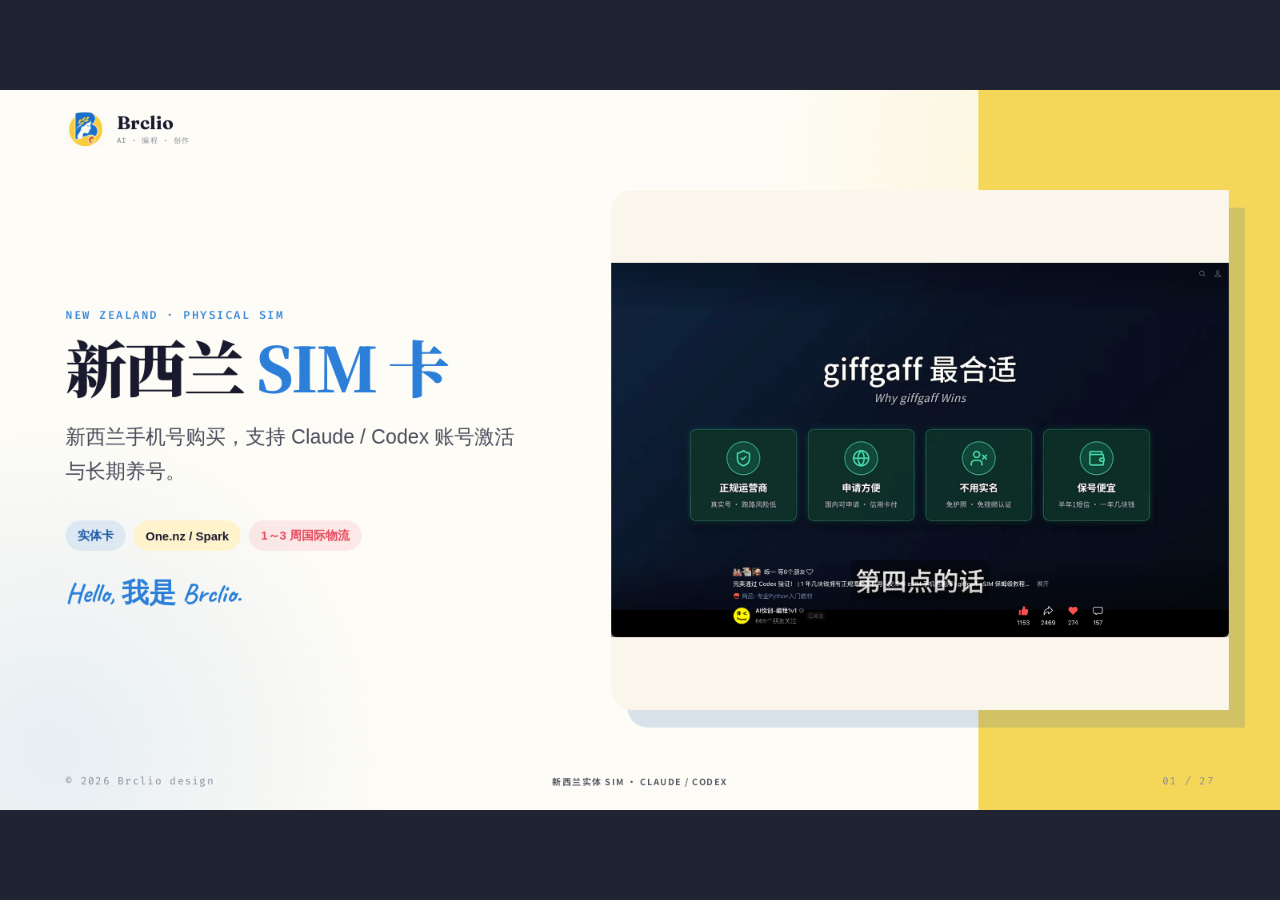
<file: new-zealand-sim-card/new-zealand-sim-card-tutorial-ppt.html>
<!doctype html>
<html lang="zh-CN">
<head>
  <meta charset="utf-8">
  <meta name="viewport" content="width=device-width,initial-scale=1">
  <meta name="description" content="新西兰实体 SIM 卡购买、Codex 验证、长期养号、物流与售后教程。">
  <title>新西兰 SIM 卡｜Claude / Codex 账号激活与长期养号</title>
  <link rel="icon" href="assets/brand/brclio-logo.png">
  <link rel="preconnect" href="https://fonts.googleapis.com">
  <link rel="preconnect" href="https://fonts.gstatic.com" crossorigin>
  <link href="https://fonts.googleapis.com/css2?family=Caveat:wght@500;600;700&amp;family=Fira+Code:wght@400;500&amp;family=Fraunces:ital,opsz,wght@0,9..144,400;0,9..144,700;1,9..144,600&amp;family=Noto+Sans+SC:wght@400;500;600;700&amp;family=Noto+Serif+SC:wght@700;900&amp;display=swap" rel="stylesheet">
  <script src="assets/runtime/deck-stage.js"></script>
  <link rel="stylesheet" href="../assets/ui/back-to-top.css">
  <script src="../assets/ui/back-to-top.js" defer></script>
  <style>
    :root {
      --_esther-ds: "esthersjw-v1";
      --blue: #2B7FD8;
      --blue-deep: #1E5BA8;
      --yellow: #F4D758;
      --yellow-soft: #FFF3CD;
      --red: #E84A5F;
      --cream: #fefcf6;
      --cream-dark: #faf6eb;
      --ink: #1A1A2E;
      --ink-light: #4A4A5A;
      --ink-faint: #8A8A9A;
      --dark-panel: #151821;
      --line: rgba(26, 26, 46, .13);
    }

    *, *::before, *::after { box-sizing: border-box; margin: 0; padding: 0; }
    html, body { width: 100%; height: 100%; overflow: hidden; }
    body {
      background: #202331;
      color: var(--ink);
      font-family: "Noto Sans SC", -apple-system, "PingFang SC", "Helvetica Neue", sans-serif;
    }
    ::selection { background: var(--yellow); color: var(--ink); }
    button, a { font: inherit; }
    a { color: inherit; }
    deck-stage { background: #202331; }

    .slide {
      position: relative;
      overflow: hidden;
      padding: 108px 82px 78px;
      background:
        radial-gradient(circle at 88% 10%, rgba(244, 215, 88, .22), transparent 28%),
        radial-gradient(circle at 4% 92%, rgba(43, 127, 216, .11), transparent 25%),
        var(--cream);
      color: var(--ink);
    }
    .slide::after {
      content: "";
      position: absolute;
      inset: 0;
      pointer-events: none;
      opacity: .16;
      background-image: repeating-linear-gradient(0deg, transparent 0 5px, rgba(26, 26, 46, .035) 5px 6px);
    }
    .slide > * { position: relative; z-index: 1; }
    .slide--plain { background: var(--cream); }
    .slide--alt {
      background:
        radial-gradient(circle at 82% 18%, rgba(43, 127, 216, .12), transparent 27%),
        var(--cream-dark);
    }
    .slide--yellow {
      background:
        radial-gradient(circle at 80% 18%, rgba(254, 252, 246, .48), transparent 32%),
        var(--yellow);
    }
    .slide--blue {
      background:
        radial-gradient(circle at 14% 12%, rgba(244, 215, 88, .19), transparent 30%),
        var(--blue-deep);
      color: var(--cream);
    }
    .slide--dark {
      background:
        radial-gradient(circle at 80% 20%, rgba(43, 127, 216, .22), transparent 34%),
        var(--dark-panel);
      color: #f8f2df;
    }

    .topline {
      position: absolute;
      top: 24px;
      left: 82px;
      right: 82px;
      display: flex;
      align-items: center;
      justify-content: space-between;
      gap: 24px;
      font-family: "Fira Code", monospace;
      font-size: 14px;
      letter-spacing: .14em;
      text-transform: uppercase;
      color: var(--ink-light);
    }
    .slide--blue .topline, .slide--dark .topline { color: rgba(254, 252, 246, .72); }
    .brand-lockup {
      display: grid;
      grid-template-columns: 50px auto;
      grid-template-rows: auto auto;
      align-items: center;
      column-gap: 14px;
      min-width: 250px;
      text-transform: none;
      letter-spacing: 0;
      line-height: 1;
      color: inherit;
      text-decoration: none;
    }
    .brand-logo {
      grid-row: 1 / 3;
      width: 50px;
      height: 50px;
      object-fit: cover;
      border-radius: 14px;
    }
    .brand-name { align-self: end; color: var(--ink); font-family: "Fraunces", serif; font-size: 23px; font-weight: 700; }
    .brand-subtitle { align-self: start; margin-top: 6px; color: var(--ink-faint); font-family: "Fira Code", monospace; font-size: 9px; font-weight: 500; letter-spacing: .14em; text-transform: uppercase; }
    .slide--blue .brand-name, .slide--dark .brand-name { color: var(--cream); }
    .slide--blue .brand-subtitle, .slide--dark .brand-subtitle { color: rgba(254, 252, 246, .62); }
    .topline-context { max-width: 780px; text-align: right; }
    .cover-brand { position: absolute; top: 24px; left: 82px; z-index: 3; }
    .footerline {
      position: absolute;
      left: 82px;
      right: 82px;
      bottom: 28px;
      display: flex;
      justify-content: space-between;
      align-items: center;
      color: var(--ink-faint);
      font-family: "Fira Code", monospace;
      font-size: 13px;
      letter-spacing: .1em;
    }
    .slide--blue .footerline, .slide--dark .footerline { color: rgba(254, 252, 246, .62); }
    .footerline::before {
      content: "新西兰实体 SIM · CLAUDE / CODEX";
      position: absolute;
      left: 50%;
      transform: translateX(-50%);
      color: var(--ink-light);
      font-family: "Noto Sans SC", sans-serif;
      font-size: 11px;
      font-weight: 600;
      letter-spacing: .14em;
      white-space: nowrap;
    }
    .slide--blue .footerline::before, .slide--dark .footerline::before { color: rgba(254, 252, 246, .78); }

    .label {
      display: block;
      margin-bottom: 14px;
      color: var(--blue);
      font-family: "Fira Code", monospace;
      font-size: 14px;
      font-weight: 500;
      letter-spacing: .18em;
      text-transform: uppercase;
    }
    .slide--blue .label, .slide--dark .label { color: var(--yellow); }
    h1, h2, h3, h4 { font-family: "Noto Serif SC", serif; font-weight: 900; }
    h1 { font-size: clamp(76px, 6vw, 112px); line-height: 1.05; letter-spacing: -.04em; }
    h2 { font-size: clamp(52px, 4.3vw, 78px); line-height: 1.12; letter-spacing: -.035em; }
    h3 { font-size: 30px; line-height: 1.3; }
    p { font-size: 22px; line-height: 1.78; color: var(--ink-light); }
    .slide--blue p, .slide--dark p { color: rgba(254, 252, 246, .82); }
    .lead { font-size: 25px; line-height: 1.72; }
    .small { font-size: 17px; line-height: 1.7; }
    .micro { font-size: 14px; line-height: 1.65; }
    .muted { color: var(--ink-faint); }
    .hand {
      font-family: "Caveat", cursive;
      font-weight: 700;
      font-size: 34px;
      line-height: 1.1;
      color: var(--blue);
    }
    .slide--blue .hand, .slide--dark .hand { color: var(--yellow); }
    .hl { background: linear-gradient(transparent 58%, rgba(244, 215, 88, .62) 58%); padding: 0 .08em; }
    .hl-red { color: var(--red); }
    .giant-num {
      position: absolute;
      right: 52px;
      bottom: 18px;
      color: var(--blue);
      opacity: .09;
      font-family: "Fraunces", serif;
      font-size: 250px;
      font-style: italic;
      font-weight: 700;
      line-height: .8;
      z-index: 0;
    }
    .slide--blue .giant-num, .slide--dark .giant-num { color: var(--yellow); opacity: .12; }

    .layout-split { display: grid; grid-template-columns: .88fr 1.12fr; gap: 62px; align-items: center; height: 100%; }
    .layout-split--wide { grid-template-columns: .72fr 1.28fr; }
    .layout-split--reverse { grid-template-columns: 1.16fr .84fr; }
    .layout-sticky { display: grid; grid-template-columns: .38fr 1fr; gap: 64px; align-items: start; }
    .layout-sticky .side { position: relative; padding-right: 36px; }
    .layout-sticky .side::after { content: ""; position: absolute; right: 0; top: 0; width: 40px; height: 100%; min-height: 390px; background: repeating-linear-gradient(0deg, transparent 0 8px, rgba(43,127,216,.18) 8px 10px); }
    .title-block { max-width: 690px; }
    .title-block p { margin-top: 24px; max-width: 640px; }
    .section-title { margin-bottom: 34px; max-width: 960px; }

    .cover { padding: 0; }
    .cover .cover-grid { display: grid; grid-template-columns: .93fr 1.07fr; min-height: 100%; }
    .cover-copy { padding: 112px 56px 92px 82px; display: flex; flex-direction: column; justify-content: center; }
    .cover-copy h1 span { color: var(--blue); }
    .cover-copy .lead { margin-top: 26px; max-width: 570px; }
    .cover-copy .cover-meta { margin-top: 40px; display: flex; flex-wrap: wrap; gap: 10px; }
    .cover-visual { position: relative; padding: 72px 64px 72px 20px; display: flex; align-items: center; }
    .cover-visual::before {
      content: "";
      position: absolute;
      top: 0; bottom: 0; right: 0; width: 44%;
      background: var(--yellow);
    }
    .cover-shot {
      position: relative;
      width: 100%;
      height: 650px;
      object-fit: contain;
      background: var(--cream-dark);
      border-radius: 26px 0 0 26px;
      box-shadow: 20px 22px 0 rgba(30, 91, 168, .16);
    }
    .pill-row { display: flex; flex-wrap: wrap; gap: 10px; }
    .pill {
      display: inline-flex;
      align-items: center;
      gap: 8px;
      min-height: 38px;
      padding: 7px 15px;
      border-radius: 999px;
      background: var(--yellow-soft);
      color: var(--ink);
      font-size: 15px;
      font-weight: 600;
    }
    .pill--blue { background: rgba(43, 127, 216, .12); color: var(--blue-deep); }
    .pill--red { background: rgba(232, 74, 95, .1); color: var(--red); }

    .plain-list { list-style: none; display: flex; flex-direction: column; gap: 14px; }
    .plain-list li { position: relative; padding-left: 30px; color: var(--ink-light); font-size: 20px; line-height: 1.66; }
    .plain-list li::before { content: ""; position: absolute; left: 0; top: .75em; width: 11px; height: 11px; border-radius: 50%; background: var(--yellow); box-shadow: 0 0 0 4px rgba(43,127,216,.11); }
    .slide--blue .plain-list li, .slide--dark .plain-list li { color: rgba(254,252,246,.83); }
    .slide--blue .plain-list li::before, .slide--dark .plain-list li::before { box-shadow: 0 0 0 4px rgba(254,252,246,.13); }

    .reason-grid { display: grid; grid-template-columns: repeat(3, 1fr); gap: 16px; margin-top: 32px; }
    .reason {
      position: relative;
      min-height: 225px;
      padding: 28px 24px 24px;
      border-top: 5px solid var(--blue);
      background: rgba(254, 252, 246, .76);
      overflow: hidden;
    }
    .reason:nth-child(2) { border-top-color: var(--yellow); }
    .reason:nth-child(3) { border-top-color: var(--red); }
    .reason:nth-child(4) { border-top-color: var(--blue-deep); }
    .reason:nth-child(5) { border-top-color: var(--yellow); }
    .reason:nth-child(6) { border-top-color: var(--red); }
    .reason .num { position: absolute; right: 8px; top: -25px; font-family: "Fraunces", serif; font-size: 112px; color: var(--blue); opacity: .09; }
    .reason h3 { font-size: 23px; margin-bottom: 14px; position: relative; }
    .reason p { font-size: 16px; line-height: 1.62; position: relative; }

    .note {
      padding: 24px 28px;
      border: 2px dashed rgba(43,127,216,.3);
      border-radius: 14px;
      background: rgba(254,252,246,.82);
      position: relative;
    }
    .note::before { content: attr(data-note); position: absolute; left: 20px; top: -18px; padding: 0 10px; background: var(--cream); color: var(--blue); font-family: "Caveat", cursive; font-size: 23px; font-weight: 700; }
    .note p { font-size: 18px; }
    .slide--blue .note, .slide--dark .note { background: rgba(254,252,246,.08); border-color: rgba(244,215,88,.48); }
    .slide--blue .note::before, .slide--dark .note::before { background: var(--blue-deep); color: var(--yellow); }

    .link-list { display: flex; flex-direction: column; gap: 12px; margin-top: 24px; }
    .link-list a {
      display: block;
      padding: 13px 16px;
      background: rgba(43,127,216,.08);
      color: var(--blue-deep);
      font-family: "Fira Code", monospace;
      font-size: 14px;
      line-height: 1.55;
      text-decoration: none;
      overflow-wrap: anywhere;
      border-bottom: 3px solid rgba(43,127,216,.18);
    }
    .link-list a:hover { background: var(--yellow-soft); }

    .gallery {
      position: relative;
      display: grid;
      grid-template-rows: 1fr auto;
      gap: 14px;
      min-height: 0;
    }
    .gallery-stage {
      position: relative;
      min-height: 0;
      height: 545px;
      overflow: hidden;
      display: flex;
      align-items: center;
      justify-content: center;
      background: var(--cream-dark);
      border: 1px solid var(--line);
      border-radius: 18px;
      cursor: pointer;
    }
    .gallery--tall .gallery-stage { height: 620px; }
    .gallery-item {
      position: absolute;
      inset: 0;
      width: 100%;
      height: 100%;
      object-fit: contain;
      opacity: 0;
      visibility: hidden;
      transform: translateY(12px);
      transition: opacity .35s cubic-bezier(.16,1,.3,1), transform .35s cubic-bezier(.16,1,.3,1);
      background: var(--cream-dark);
    }
    .gallery-item.is-active { opacity: 1; visibility: visible; transform: none; }
    .gallery-controls { display: flex; align-items: center; justify-content: space-between; gap: 16px; }
    .gallery-nav { display: flex; gap: 8px; }
    .gallery-btn {
      width: 42px;
      height: 42px;
      border: 1.5px solid var(--blue);
      border-radius: 50%;
      background: transparent;
      color: var(--blue);
      cursor: pointer;
      transition: transform .2s, background .2s, color .2s;
    }
    .gallery-btn:hover { background: var(--blue); color: var(--cream); transform: translateY(-2px); }
    .gallery-dots { display: flex; flex-wrap: wrap; gap: 7px; align-items: center; justify-content: flex-end; }
    .gallery-dot { width: 9px; height: 9px; padding: 0; border: 0; border-radius: 50%; background: rgba(43,127,216,.2); cursor: pointer; }
    .gallery-dot.is-active { background: var(--red); transform: scale(1.35); }
    .gallery-caption { font-size: 14px; color: var(--ink-faint); }

    .evidence-grid { display: grid; grid-template-columns: 1fr 1fr; gap: 22px; height: 560px; }
    .evidence { display: grid; grid-template-rows: 1fr auto; gap: 10px; min-height: 0; }
    .evidence img { width: 100%; height: 100%; min-height: 0; object-fit: contain; background: var(--cream-dark); border-radius: 16px; border: 1px solid var(--line); }
    .evidence span { font-size: 15px; color: var(--ink-faint); }

    .cost-layout { display: grid; grid-template-columns: .7fr 1.3fr; gap: 58px; align-items: center; }
    .price-big { font-family: "Fraunces", serif; font-size: 150px; line-height: .82; color: var(--blue); font-weight: 700; letter-spacing: -.06em; }
    .price-big small { font-family: "Noto Sans SC", sans-serif; font-size: 28px; letter-spacing: 0; }
    .cost-shot { height: 660px; width: 100%; object-fit: contain; background: var(--cream-dark); border-radius: 18px; }

    .section-splash { display: flex; flex-direction: column; justify-content: center; height: 100%; max-width: 1080px; }
    .section-splash .chapter { font-family: "Fraunces", serif; font-style: italic; font-size: 170px; line-height: .85; color: rgba(254,252,246,.16); }
    .section-splash h2 { font-size: 106px; margin-top: -22px; }
    .section-splash p { max-width: 760px; margin-top: 28px; font-size: 24px; }

    .compare { display: grid; grid-template-columns: .8fr 1fr 1fr; border-top: 3px solid var(--ink); border-bottom: 1px solid var(--line); margin-top: 44px; }
    .compare > div { padding: 20px 22px; border-bottom: 1px solid var(--line); min-height: 90px; display: flex; align-items: center; font-size: 18px; line-height: 1.5; }
    .compare .head { background: var(--ink); color: var(--cream); font-family: "Noto Serif SC", serif; font-size: 25px; font-weight: 900; }
    .compare .dim { color: var(--ink-faint); font-size: 15px; font-weight: 600; letter-spacing: .08em; }
    .compare .one { background: rgba(43,127,216,.07); }
    .compare .spark { background: rgba(244,215,88,.17); }
    .compare .last { border-bottom: 0; }

    .price-grid { display: grid; grid-template-columns: 1fr 1fr; gap: 28px; margin-top: 34px; }
    .price-card { padding: 32px; background: rgba(254,252,246,.86); border-bottom: 7px solid var(--blue); position: relative; min-height: 315px; }
    .price-card.recommended { border-bottom-color: var(--yellow); background: var(--ink); color: var(--cream); }
    .price-card .tag { font-size: 14px; color: var(--blue); font-weight: 700; letter-spacing: .08em; }
    .price-card.recommended .tag { color: var(--yellow); }
    .price-card .amount { font-family: "Fraunces", serif; font-size: 88px; line-height: 1; margin: 18px 0 16px; color: var(--blue); }
    .price-card.recommended .amount { color: var(--yellow); }
    .price-card .amount small { font-family: "Noto Sans SC", sans-serif; font-size: 22px; }
    .price-card p { font-size: 17px; line-height: 1.7; }
    .price-card a { color: var(--blue-deep); text-decoration: none; border-bottom: 2px solid rgba(43,127,216,.28); }
    .price-card.recommended p { color: rgba(254,252,246,.76); }
    .premium-strip { margin-top: 18px; display: grid; grid-template-columns: 1fr 1fr; gap: 18px; }
    .premium { padding: 18px 22px; background: rgba(43,127,216,.08); font-size: 18px; }
    .premium strong { color: var(--blue); font-size: 26px; }

    .flow { display: grid; grid-template-columns: repeat(5, 1fr); gap: 0; margin-top: 54px; position: relative; }
    .flow::before { content: ""; position: absolute; left: 7%; right: 7%; top: 36px; height: 3px; background: linear-gradient(90deg, var(--yellow), var(--blue)); }
    .flow-step { position: relative; padding: 0 16px; text-align: center; }
    .flow-step .dot { width: 74px; height: 74px; margin: 0 auto 24px; border-radius: 50%; background: var(--blue); color: var(--cream); display: grid; place-items: center; font-family: "Fraunces", serif; font-size: 26px; position: relative; z-index: 1; }
    .flow-step:nth-child(2n) .dot { background: var(--yellow); color: var(--ink); }
    .flow-step h3 { font-size: 22px; margin-bottom: 10px; }
    .flow-step p { font-size: 16px; line-height: 1.6; }

    .prep-grid { display: grid; grid-template-columns: 1.05fr .95fr; gap: 50px; align-items: start; }
    .prep-card { padding: 28px 30px; background: rgba(254,252,246,.82); border-bottom: 5px solid var(--yellow); }
    .prep-card + .prep-card { margin-top: 20px; border-bottom-color: var(--blue); }
    .prep-card h3 { margin-bottom: 12px; }
    .prep-card p { font-size: 18px; }
    .book-callout { padding: 38px; background: var(--blue); color: var(--cream); min-height: 410px; display: flex; flex-direction: column; justify-content: space-between; }
    .book-callout h3 { font-size: 36px; }
    .book-callout p { color: rgba(254,252,246,.82); font-size: 19px; }
    .book-callout .hand { color: var(--yellow); font-size: 42px; }

    .proof-grid { display: grid; grid-template-columns: .48fr 1fr; gap: 54px; height: 100%; align-items: center; }
    .proof-copy .big-word { font-family: "Fraunces", serif; font-size: 120px; line-height: .83; color: var(--yellow); font-style: italic; }
    .proof-copy h2 { margin-top: 14px; }
    .proof-copy p { margin-top: 24px; }
    .slide--blue .gallery-stage, .slide--dark .gallery-stage { background: #f6f0e3; }

    .two-col-copy { display: grid; grid-template-columns: 1fr 1fr; gap: 56px; margin-top: 40px; }
    .editorial-col { padding-top: 22px; border-top: 4px solid var(--yellow); }
    .editorial-col:nth-child(2) { border-top-color: var(--blue); }
    .slide--blue .editorial-col:nth-child(2), .slide--dark .editorial-col:nth-child(2) { border-top-color: var(--cream); }
    .editorial-col h3 { margin-bottom: 16px; }
    .editorial-col p, .editorial-col li { font-size: 18px; }

    .region-decision { display: grid; grid-template-columns: .48fr 1fr; gap: 58px; align-items: center; height: 100%; }
    .region-decision-copy .region-word { font-family: "Fraunces", serif; font-size: 150px; font-style: italic; font-weight: 700; line-height: .72; color: var(--yellow); opacity: .18; }
    .region-decision-copy h2 { margin-top: -4px; font-size: 64px; }
    .region-decision-copy p { margin-top: 24px; font-size: 19px; }
    .region-decision-list { display: flex; flex-direction: column; gap: 14px; }
    .region-decision-item { display: grid; grid-template-columns: 58px 205px 1fr; gap: 20px; align-items: center; padding: 22px 24px; background: rgba(254,252,246,.075); border-bottom: 2px solid rgba(254,252,246,.16); }
    .region-decision-icon { width: 50px; height: 50px; border-radius: 50%; display: grid; place-items: center; background: rgba(244,215,88,.15); color: var(--yellow); }
    .region-decision-icon svg { width: 25px; height: 25px; fill: none; stroke: currentColor; stroke-width: 1.8; stroke-linecap: round; stroke-linejoin: round; }
    .region-decision-item h3 { color: var(--cream); font-size: 25px; }
    .region-decision-item p { color: rgba(254,252,246,.75); font-size: 16px; line-height: 1.62; }
    .region-decision-item--selected { background: var(--yellow); border-bottom: 7px solid var(--blue); }
    .region-decision-item--selected .region-decision-icon { background: var(--blue-deep); color: var(--cream); }
    .region-decision-item--selected h3 { color: var(--ink); }
    .region-decision-item--selected p { color: var(--ink-light); }
    .region-decision-sources { display: flex; flex-wrap: wrap; gap: 10px; margin-top: 16px; }
    .region-decision-sources a { display: inline-flex; align-items: center; gap: 6px; padding: 7px 10px; background: rgba(254,252,246,.08); color: rgba(254,252,246,.72); border-bottom: 2px solid rgba(244,215,88,.35); text-decoration: none; font-size: 12px; }
    .region-decision-sources svg { width: 13px; height: 13px; fill: none; stroke: currentColor; stroke-width: 2; stroke-linecap: round; stroke-linejoin: round; }

    .faq-grid { display: grid; grid-template-columns: 1fr 1fr; gap: 22px; margin-top: 34px; }
    .faq-item { padding: 25px 28px; background: rgba(254,252,246,.82); border-bottom: 5px solid var(--blue); }
    .faq-item:nth-child(2n) { border-bottom-color: var(--yellow); }
    .faq-item h3 { font-size: 22px; margin-bottom: 10px; }
    .faq-item p { font-size: 17px; line-height: 1.68; }
    .warning-repeat { margin-top: 20px; display: grid; grid-template-columns: repeat(3, 1fr); gap: 12px; }
    .warning-repeat span { padding: 12px 10px; background: var(--red); color: var(--cream); text-align: center; font-weight: 700; font-size: 17px; }

    .aftersale { display: grid; grid-template-columns: .58fr 1fr; gap: 58px; align-items: center; height: 100%; }
    .warranty { width: 360px; height: 360px; border-radius: 50%; background: var(--yellow); display: flex; flex-direction: column; align-items: center; justify-content: center; text-align: center; color: var(--ink); }
    .warranty strong { font-family: "Fraunces", serif; font-size: 128px; line-height: .8; color: var(--blue); }
    .warranty span { font-size: 27px; font-weight: 700; margin-top: 14px; }
    .aftersale-copy .plain-list { margin-top: 30px; }

    .empty-chapter { display: flex; align-items: center; justify-content: center; height: 100%; text-align: center; }
    .empty-chapter h2 { font-size: 120px; }
    .empty-chapter .chapter-mark { position: absolute; font-family: "Fraunces", serif; font-size: 430px; line-height: 1; color: var(--blue); opacity: .08; }

    .contact-grid { display: grid; grid-template-columns: .72fr 1.28fr; gap: 52px; align-items: center; height: 100%; }
    .qr-card { background: var(--cream-dark); padding: 30px; text-align: center; border-bottom: 6px solid var(--yellow); }
    .qr-card img { width: min(100%, 360px); height: auto; max-height: 460px; object-fit: contain; display: block; margin: 0 auto 18px; }
    .qr-card h3 { font-size: 25px; }
    .qr-card p { margin-top: 6px; color: var(--ink-faint); font-size: 15px; letter-spacing: .06em; }
    .contact-copy .plain-list { margin-top: 22px; }
    .contact-copy .plain-list li { font-size: 18px; }
    .wide-qr { width: 100%; max-height: 255px; object-fit: contain; margin-top: 24px; background: var(--cream-dark); }

    /* deck-stage scales the authored 1600 × 900 canvas; internal slide layouts stay fixed. */
    @media (prefers-reduced-motion: reduce) {
      *, *::before, *::after { animation-duration: .01ms !important; transition-duration: .01ms !important; }
    }
  </style>
</head>
<body>
  <deck-stage width="1600" height="900">

    <section class="slide cover" data-label="封面">
      <a class="brand-lockup cover-brand" href="https://brclio-docs.brclio.com/" aria-label="返回 Brclio 知识库首页">
        <img class="brand-logo" src="assets/brand/brclio-logo.png" alt="" aria-hidden="true">
        <strong class="brand-name">Brclio</strong>
        <small class="brand-subtitle">AI · 编程 · 创作</small>
      </a>
      <div class="cover-grid">
        <div class="cover-copy">
          <span class="label">NEW ZEALAND · PHYSICAL SIM</span>
          <h1>新西兰 <span>SIM 卡</span></h1>
          <p class="lead">新西兰手机号购买，支持 Claude / Codex 账号激活与长期养号。</p>
          <div class="cover-meta pill-row">
            <span class="pill pill--blue">实体卡</span>
            <span class="pill">One.nz / Spark</span>
            <span class="pill pill--red">1～3 周国际物流</span>
          </div>
          <div class="hand" style="margin-top:34px;">Hello, 我是 Brclio.</div>
        </div>
        <div class="cover-visual">
          <img class="cover-shot" src="assets/source-images/image-20260822220904196.png" alt="海外 GG 卡注册教程发布后的截图">
        </div>
      </div>
      <div class="footerline"><span>© 2026 Brclio design</span><span class="slide-index"></span></div>
    </section>

    <section class="slide slide--alt" data-label="开场">
      <div class="topline"><span class="brand-mark">Brclio · SIM CARD GUIDE</span><span>WHY PHYSICAL SIM</span></div>
      <div class="layout-split layout-split--reverse">
        <div>
          <span class="label">START HERE</span>
          <h2>从“爆火”到大规模封号</h2>
          <p class="lead" style="margin-top:26px;">之前在视频号发布了海外 GG 卡注册教程，很多人实操成功。不过，后来因为线上、虚拟卡等各种原因，GG 卡实施了大规模封号。</p>
          <div class="note" data-note="这次的方向" style="margin-top:42px;">
            <p>不再继续围绕虚拟卡折腾，而是转向<span class="hl">新西兰实体手机卡</span>。</p>
          </div>
        </div>
        <img src="assets/source-images/image-20260822220904196.png" alt="海外 GG 卡注册教程截图" style="width:100%;height:610px;object-fit:contain;background:var(--cream-dark);border-radius:20px;">
      </div>
      <span class="giant-num">00</span>
      <div class="footerline"><span>© 2026 Brclio design</span><span class="slide-index"></span></div>
    </section>

    <section class="slide" data-label="六个原因">
      <div class="topline"><span class="brand-mark">WHY NEW ZEALAND SIM</span><span>SIX REASONS</span></div>
      <span class="label">CHAPTER 01</span>
      <h2>为什么选择「新西兰🇳🇿实体手机卡」</h2>
      <div class="reason-grid">
        <article class="reason"><span class="num">1</span><h3>OpenAI 不允许换绑</h3><p>绑定的手机号后期不能修改，也无法确定后期是否会仅限手机号登录。</p></article>
        <article class="reason"><span class="num">2</span><h3>折腾半天仍可能被封</h3><p>官方邮件、搜索结果与粉丝群实际截图，都反映了封号风险。</p></article>
        <article class="reason"><span class="num">3</span><h3>真实客户有办卡难题</h3><p>朋友定居新西兰，且有一致的业务想法；对大部分人而言，自行办卡仍有难度。</p></article>
        <article class="reason"><span class="num">4</span><h3>源于一段对话</h3><p>新账号用 Codex 需要手机号；最终决定直接卖卡，由用户自己养号。</p></article>
        <article class="reason"><span class="num">5</span><h3>折腾成本和直接买差不多</h3><p>前后折腾约一百来块，直接买 One.nz 为 125 元，主打省心。</p></article>
        <article class="reason"><span class="num">6</span><h3>为什么不选其他国家 / 香港</h3><p>实名要求、AI 服务支持地区与本地执行条件，共同决定了最终选择。</p></article>
      </div>
      <div class="footerline"><span>© 2026 Brclio design</span><span class="slide-index"></span></div>
    </section>

    <section class="slide slide--alt" data-label="OpenAI 不允许换绑">
      <div class="topline"><span class="brand-mark">REASON 01</span><span>OPENAI PHONE NUMBER</span></div>
      <div class="layout-split layout-split--wide">
        <div>
          <span class="label">01 · 不允许换绑</span>
          <h2>手机号一旦绑定，后期无法修改</h2>
          <p style="margin-top:22px;">OpenAI 不允许修改账号已绑定的手机号，并且不知道后期会不会开始仅限手机号登录。</p>
          <div class="link-list">
            <a href="https://help.openai.com/zh-hans-cn/articles/9135134-how-to-change-the-phone-number-associated-with-your-account" target="_blank" rel="noreferrer">help.openai.com / how-to-change-the-phone-number-associated-with-your-account</a>
            <a href="https://help.openai.com/zh-hans-cn/articles/10388702-phone-only-signups" target="_blank" rel="noreferrer">help.openai.com / phone-only-signups</a>
          </div>
        </div>
        <div class="gallery" data-gallery>
          <div class="gallery-stage" title="点击切换下一张">
            <img class="gallery-item is-active" src="assets/source-images/image-20260822222343095.png" alt="OpenAI 帮助页面截图 1">
            <img class="gallery-item" src="assets/source-images/image-20260822222453275.png" alt="OpenAI 帮助页面截图 2">
          </div>
          <div class="gallery-controls"><span class="gallery-caption">点击图片切换 · <span data-gallery-count></span></span><div class="gallery-nav"><button class="gallery-btn" data-gallery-prev aria-label="上一张">←</button><button class="gallery-btn" data-gallery-next aria-label="下一张">→</button></div><div class="gallery-dots"></div></div>
        </div>
      </div>
      <div class="footerline"><span>© 2026 Brclio design</span><span class="slide-index"></span></div>
    </section>

    <section class="slide" data-label="封号证据">
      <div class="topline"><span class="brand-mark">REASON 02</span><span>EVIDENCE</span></div>
      <div class="section-title">
        <span class="label">02 · 折腾半天有可能被封</span>
        <h2>官方邮件与搜索结果</h2>
      </div>
      <div class="evidence-grid">
        <figure class="evidence"><img src="assets/source-images/image-20260822225238959.png" alt="群友收到的官方邮件"><span>群友官方邮件</span></figure>
        <figure class="evidence"><img src="assets/source-images/image11111111.png" alt="谷歌查询截图"><span>谷歌查询</span></figure>
      </div>
      <div class="footerline"><span>© 2026 Brclio design</span><span class="slide-index"></span></div>
    </section>

    <section class="slide slide--dark" data-label="粉丝群实际截图">
      <div class="topline"><span class="brand-mark">REASON 02 · CONTINUED</span><span>COMMUNITY PROOF</span></div>
      <div class="proof-grid">
        <div class="proof-copy">
          <div class="big-word">11</div>
          <span class="label" style="margin-top:20px;">粉丝群里实际截图</span>
          <h2>折腾半天，仍有被封号的可能</h2>
          <p>所以，折腾半天还有被封号的可能。还是选择直接卖吧～点击右侧图片或下方箭头，依次查看全部截图。</p>
          <div class="hand" style="margin-top:30px;">特别的闹心，费心。</div>
        </div>
        <div class="gallery" data-gallery>
          <div class="gallery-stage" title="点击切换下一张">
            <img class="gallery-item is-active" src="assets/source-images/image-20260822224650681.png" alt="粉丝群实际截图 1">
            <img class="gallery-item" src="assets/source-images/image-20260822224800279.png" alt="粉丝群实际截图 2">
            <img class="gallery-item" src="assets/source-images/image-20260822224929641.png" alt="粉丝群实际截图 3">
            <img class="gallery-item" src="assets/source-images/image-20260822225032691.png" alt="粉丝群实际截图 4">
            <img class="gallery-item" src="assets/source-images/image-20260822225634177.png" alt="粉丝群实际截图 5">
            <img class="gallery-item" src="assets/source-images/image-20260822225835518.png" alt="粉丝群实际截图 6">
            <img class="gallery-item" src="assets/source-images/image-20260822225943701.png" alt="粉丝群实际截图 7">
            <img class="gallery-item" src="assets/source-images/image-20260822230952472.png" alt="特别的闹心，费心">
            <img class="gallery-item" src="assets/source-images/image-20260823092614459.png" alt="粉丝群实际截图 8B">
            <img class="gallery-item" src="assets/source-images/image-20260823180229147.png" alt="粉丝群实际截图 9">
            <img class="gallery-item" src="assets/source-images/image.png" alt="粉丝群实际截图 10">
          </div>
          <div class="gallery-controls"><span class="gallery-caption">粉丝群实际截图 · <span data-gallery-count></span></span><div class="gallery-nav"><button class="gallery-btn" data-gallery-prev aria-label="上一张">←</button><button class="gallery-btn" data-gallery-next aria-label="下一张">→</button></div><div class="gallery-dots"></div></div>
        </div>
      </div>
      <div class="footerline"><span>© 2026 Brclio design</span><span class="slide-index"></span></div>
    </section>

    <section class="slide slide--alt" data-label="真实客户需求">
      <div class="topline"><span class="brand-mark">REASON 03</span><span>REAL NEEDS</span></div>
      <div class="layout-split">
        <div>
          <span class="label">03 · 客户面临的情况</span>
          <h2>自己操作办一张卡，对大部分人仍有难度</h2>
          <p style="margin-top:24px;">市面上大部分店家没有这样的条件。我的朋友定居新西兰，并且也和我一致想做这个业务。</p>
        </div>
        <div class="gallery" data-gallery>
          <div class="gallery-stage" title="点击切换下一张">
            <img class="gallery-item is-active" src="assets/source-images/image-20260823092750590.png" alt="真实客户需求截图 1">
            <img class="gallery-item" src="assets/source-images/image-20260823092811320.png" alt="真实客户需求截图 2">
            <img class="gallery-item" src="assets/source-images/image-20260823112223356.png" alt="真实客户需求截图 3">
          </div>
          <div class="gallery-controls"><span class="gallery-caption">真实客户需求 · <span data-gallery-count></span></span><div class="gallery-nav"><button class="gallery-btn" data-gallery-prev aria-label="上一张">←</button><button class="gallery-btn" data-gallery-next aria-label="下一张">→</button></div><div class="gallery-dots"></div></div>
        </div>
      </div>
      <div class="footerline"><span>© 2026 Brclio design</span><span class="slide-index"></span></div>
    </section>

    <section class="slide" data-label="源于一段对话">
      <div class="topline"><span class="brand-mark">REASON 04</span><span>THE CONVERSATION</span></div>
      <div class="layout-split layout-split--wide">
        <div>
          <span class="label">04 · 为什么要做</span>
          <h2>从“帮忙收验证码”到“直接卖卡”</h2>
          <ul class="plain-list" style="margin-top:28px;">
            <li>现在新账号用 Codex 都要用手机号。</li>
            <li>一开始想法：不做假手机卡，可邮寄，但是运费客户出；或可以不邮寄，收日常管理费与维护话费，需要时插卡收验证码。</li>
            <li>最后得出：直接卖卡更方便，用户自己养号。</li>
            <li>得天独厚的匿名开卡。</li>
          </ul>
        </div>
        <div class="gallery" data-gallery>
          <div class="gallery-stage" title="点击切换下一张">
            <img class="gallery-item is-active" src="assets/source-images/image-20260823185934000.png" alt="关于新西兰手机卡的对话 1">
            <img class="gallery-item" src="assets/source-images/image-20260823190907000.png" alt="关于新西兰手机卡的对话 2">
            <img class="gallery-item" src="assets/source-images/image-20260823190959000.png" alt="关于新西兰手机卡的对话 3">
          </div>
          <div class="gallery-controls"><span class="gallery-caption">一段对话 · <span data-gallery-count></span></span><div class="gallery-nav"><button class="gallery-btn" data-gallery-prev aria-label="上一张">←</button><button class="gallery-btn" data-gallery-next aria-label="下一张">→</button></div><div class="gallery-dots"></div></div>
        </div>
      </div>
      <div class="footerline"><span>© 2026 Brclio design</span><span class="slide-index"></span></div>
    </section>

    <section class="slide slide--alt" data-label="省心的成本">
      <div class="topline"><span class="brand-mark">REASON 05</span><span>COST OF TRYING</span></div>
      <div class="cost-layout">
        <div>
          <span class="label">05 · 成本</span>
          <h2>自己折腾的钱，和买一张差不多</h2>
          <div class="price-big" style="margin-top:42px;">125<small> 元</small></div>
          <p class="lead" style="margin-top:20px;">前后折腾要花的钱约<span class="hl">一百来块</span>，直接买 One.nz 只需要 125 元。</p>
          <div class="hand" style="margin-top:26px;">主打：省心！</div>
        </div>
        <img class="cost-shot" src="assets/source-images/image-20260823191427000.jpg" alt="自己折腾手机卡的成本截图">
      </div>
      <div class="footerline"><span>© 2026 Brclio design</span><span class="slide-index"></span></div>
    </section>

    <section class="slide slide--blue" data-label="费用与购买">
      <div class="topline"><span class="brand-mark">CHAPTER 02</span><span>PRICE &amp; PURCHASE</span></div>
      <div class="section-splash">
        <div class="chapter">02</div>
        <h2>新西兰卡的费用<br>与购买方式</h2>
        <p>One.nz 和 Spark 的区别，就像中国移动和中国联通。下面的实测结论均需结合自己实际情况，仅供参考。</p>
      </div>
      <span class="giant-num">NZ</span>
      <div class="footerline"><span>© 2026 Brclio design</span><span class="slide-index"></span></div>
    </section>

    <section class="slide" data-label="One.nz 与 Spark 区别">
      <div class="topline"><span class="brand-mark">02.0 · COMPARE</span><span>ONE.NZ / SPARK</span></div>
      <span class="label">TWO OPTIONS</span>
      <h2>One.nz 与 Spark 的区别</h2>
      <div class="compare" role="table" aria-label="One.nz 与 Spark 对比">
        <div class="head">对比维度</div><div class="head">One.nz</div><div class="head">Spark</div>
        <div class="dim">国内信号接入</div><div class="one">插卡、获取国内信号稍慢</div><div class="spark">插卡秒入国内网</div>
        <div class="dim">网络体验</div><div class="one">4G、5G 切换</div><div class="spark">稳定 5G</div>
        <div class="dim">个人感受</div><div class="one">信号稍弱，但不影响使用</div><div class="spark">个人喜欢大牌</div>
        <div class="dim last">价格</div><div class="one last"><strong>125 元</strong>，无其它额外费用</div><div class="spark last"><strong>185 元</strong>，无其它额外费用</div>
      </div>
      <div class="note" data-note="实测提醒" style="margin-top:36px;"><p><strong>以上结论，均要结合自己实际情况！仅供参考！</strong></p></div>
      <div class="footerline"><span>© 2026 Brclio design</span><span class="slide-index"></span></div>
    </section>

    <section class="slide slide--alt" data-label="价格与付款方式">
      <div class="topline"><span class="brand-mark">02.1 · 02.2 · 02.3</span><span>PRICE DETAILS</span></div>
      <span class="label">PAYMENT</span>
      <h2>价格与付款方式</h2>
      <div class="price-grid">
        <article class="price-card">
          <span class="tag">ONE.NZ</span>
          <div class="amount">125<small> 元</small></div>
          <p>先付 120 元 → 卡从新西兰寄到国内、到我手里 → 联系你进行 Codex 激活，确保卡可用 → 微信小店下单 5 元，走小店物流便于查询。直接微信、支付宝转账付款即可。</p>
        </article>
        <article class="price-card recommended">
          <span class="tag">SPARK · 最大牌卡（推荐）</span>
          <div class="amount">185<small> 元</small></div>
          <p>先付 180 元 → 卡到我手里 → 联系进行 Codex 激活并确保可用 → 微信小店下单 5 元，便于物流查询。</p>
        </article>
      </div>
      <p class="small muted" style="margin-top:16px;">优质号码就是所谓的靓号，适合想要长期养号的人。</p>
      <div class="premium-strip">
        <div class="premium">One.nz 优质号码：基础价 +20 元 ＝ <strong>145 元</strong></div>
        <div class="premium">Spark 优质号码：基础价 +20 元 ＝ <strong>205 元</strong></div>
      </div>
      <div class="footerline"><span>© 2026 Brclio design</span><span class="slide-index"></span></div>
    </section>

    <section class="slide" data-label="交易总流程">
      <div class="topline"><span class="brand-mark">CHAPTER 03</span><span>TRANSACTION FLOW</span></div>
      <span class="label">FIVE MOVES</span>
      <h2>交易总流程</h2>
      <div class="flow">
        <div class="flow-step"><div class="dot">1</div><h3>微信 / 支付宝付款</h3><p>直接转账付款即可。</p></div>
        <div class="flow-step"><div class="dot">2</div><h3>手机卡到我手里</h3><p>等待真实国际物流。</p></div>
        <div class="flow-step"><div class="dot">3</div><h3>联系激活 Codex</h3><p>寄出前先帮助验证，确保卡正常。</p></div>
        <div class="flow-step"><div class="dot">4</div><h3>微信小店下单</h3><p>5 元物流单，便于查询。</p></div>
        <div class="flow-step"><div class="dot">5</div><h3>寄出快递</h3><p>收到后自行使用、自己养号。</p></div>
      </div>
      <div class="note" data-note="请耐心等待" style="margin-top:58px;">
        <p>真实国际物流会受海关和新西兰工作效率影响，我会按顺序联系。欢迎推荐给好友，也适合有出国旅游需求的人购买。</p>
      </div>
      <div class="footerline"><span>© 2026 Brclio design</span><span class="slide-index"></span></div>
    </section>

    <section class="slide slide--alt" data-label="使用前准备">
      <div class="topline"><span class="brand-mark">CHAPTER 03 · PREP</span><span>GET READY</span></div>
      <div class="prep-grid">
        <div>
          <span class="label">BEFORE ACTIVATION</span>
          <h2>提前准备好账号与客户端</h2>
          <div class="prep-card" style="margin-top:34px;"><h3>01 · 准备谷歌账号</h3><p>网页版注册、手机 Gamil 注册都试一试，因为有时候谷歌风控，不好注册。</p></div>
          <div class="prep-card"><h3>02 · 注册 ChatGPT，安装 Codex</h3><p>用谷歌账号注册 ChatGPT，安装客户端 Codex。提示手机验证，就可以正式开始。</p></div>
        </div>
        <div class="book-callout">
          <div>
            <span class="label" style="color:var(--yellow);">NETWORK</span>
            <h3>需要 🪜，大家应该都有</h3>
            <p style="margin-top:24px;">如果没有，我的新书《编程启蒙：思维与代码》由北航出版。购书 + 好评，福利：一年🪜。</p>
          </div>
          <div class="hand">各自做好准备。</div>
        </div>
      </div>
      <div class="footerline"><span>© 2026 Brclio design</span><span class="slide-index"></span></div>
    </section>

    <section class="slide slide--yellow" data-label="快递多久到">
      <div class="topline"><span class="brand-mark">CHAPTER 04</span><span>SHIPPING TIME</span></div>
      <div class="layout-sticky" style="align-items:center;height:100%;">
        <div class="side">
          <span class="label">DELIVERY</span>
          <div style="font-family:'Fraunces',serif;font-size:170px;line-height:.8;color:var(--blue);font-weight:700;">1～3</div>
          <div class="hand" style="margin-top:18px;">周</div>
        </div>
        <div>
          <h2>从新西兰邮寄到国内，需要 1～3 周</h2>
          <p class="lead" style="margin-top:28px;">经过实测，主要占用最多时间的有三个环节：</p>
          <div class="reason-grid" style="grid-template-columns:repeat(3,1fr);margin-top:30px;">
            <article class="reason" style="min-height:190px;"><span class="num">1</span><h3>新西兰工作效率</h3></article>
            <article class="reason" style="min-height:190px;"><span class="num">2</span><h3>北京海关</h3></article>
            <article class="reason" style="min-height:190px;"><span class="num">3</span><h3>福建海关</h3></article>
          </div>
        </div>
      </div>
      <div class="footerline"><span>© 2026 Brclio design</span><span class="slide-index"></span></div>
    </section>

    <section class="slide slide--blue" data-label="NZ Post 真实国际物流">
      <div class="topline"><span class="brand-mark">CHAPTER 05</span><span>WHY US · NZ POST</span></div>
      <div class="proof-grid">
        <div class="proof-copy">
          <span class="label">05.1 · 05.2</span>
          <h2>合规、合法<br>真实国际物流</h2>
          <p>正规途径，国际物流、走海关。从图片中也能知道真实需要的物流时间。</p>
          <div class="note" data-note="查询站点" style="margin-top:34px;"><p><strong>www.nzpost.co.nz</strong></p></div>
        </div>
        <div class="gallery" data-gallery>
          <div class="gallery-stage" title="点击切换下一张">
            <img class="gallery-item is-active" src="assets/source-images/image-20260826230034000.png" alt="NZ Post 国际物流截图 1">
            <img class="gallery-item" src="assets/source-images/image-20260826230220000.png" alt="NZ Post 国际物流截图 2">
            <img class="gallery-item" src="assets/source-images/image-20260826230233000.png" alt="NZ Post 国际物流截图 3">
          </div>
          <div class="gallery-controls"><span class="gallery-caption">NZ Post · <span data-gallery-count></span></span><div class="gallery-nav"><button class="gallery-btn" data-gallery-prev aria-label="上一张">←</button><button class="gallery-btn" data-gallery-next aria-label="下一张">→</button></div><div class="gallery-dots"></div></div>
        </div>
      </div>
      <div class="footerline"><span>© 2026 Brclio design</span><span class="slide-index"></span></div>
    </section>

    <section class="slide slide--alt" data-label="EMS 真实物流">
      <div class="topline"><span class="brand-mark">CHAPTER 05 · CONTINUED</span><span>EMS</span></div>
      <div class="layout-split layout-split--wide">
        <div>
          <span class="label">POSTAL EMS</span>
          <h2>邮政 EMS<br>也可查询</h2>
          <p style="margin-top:24px;">图片保留完整查询过程，点击可逐张切换。</p>
        </div>
        <div class="gallery gallery--tall" data-gallery>
          <div class="gallery-stage" title="点击切换下一张">
            <img class="gallery-item is-active" src="assets/source-images/image-20260826230403000.PNG" alt="EMS 查询截图 1">
            <img class="gallery-item" src="assets/source-images/image-20260826230408000.PNG" alt="EMS 查询截图 2">
            <img class="gallery-item" src="assets/source-images/image-20260826230415000.PNG" alt="EMS 查询截图 3">
            <img class="gallery-item" src="assets/source-images/image-20260826230421000.PNG" alt="EMS 查询截图 4">
            <img class="gallery-item" src="assets/source-images/6f8ca9b13389f3dc2d6cfcbdac53e05f.jpg" alt="EMS 查询截图 5">
          </div>
          <div class="gallery-controls"><span class="gallery-caption">邮政 EMS · <span data-gallery-count></span></span><div class="gallery-nav"><button class="gallery-btn" data-gallery-prev aria-label="上一张">←</button><button class="gallery-btn" data-gallery-next aria-label="下一张">→</button></div><div class="gallery-dots"></div></div>
        </div>
      </div>
      <div class="footerline"><span>© 2026 Brclio design</span><span class="slide-index"></span></div>
    </section>

    <section class="slide" data-label="长期养号与选择新西兰">
      <div class="topline"><span class="brand-mark">CHAPTER 06 · 07</span><span>WHY KEEP A NUMBER</span></div>
      <span class="label">LONG TERM</span>
      <h2>为什么需要长期养一个海外手机号？</h2>
      <div class="two-col-copy">
        <article class="editorial-col">
          <h3>未来的海外 AI 产品只会越来越多</h3>
          <p>服务地区和验证规则都可能变化。对暂时没条件出国的人而言，稳定持有一个海外手机号仍有价值；不少新产品需要手机验证，这不是单靠网络代理就能解决的。</p>
        </article>
        <article class="editorial-col">
          <h3>为什么是新西兰？</h3>
          <ul class="plain-list">
            <li>朋友就在当地，采购、激活与运营商沟通都有人负责。</li>
            <li>新西兰在 ChatGPT 与 Claude 的官方支持地区名单中。</li>
            <li>实体卡通过真实国际物流寄回，路径可查询。</li>
            <li>不追求理论最优，优先选择能长期执行、能售后的方案。</li>
          </ul>
        </article>
      </div>
      <div class="footerline"><span>© 2026 Brclio design</span><span class="slide-index"></span></div>
    </section>

    <section class="slide slide--dark" data-label="为什么不选其他国家或香港">
      <div class="topline"><span class="brand-mark">CHAPTER 06 · REGION CHOICE</span><span>WHY NOT ELSEWHERE</span></div>
      <div class="region-decision">
        <div class="region-decision-copy">
          <div class="region-word">NZ</div>
          <span class="label">A PRACTICAL CHOICE</span>
          <h2>为什么不选<br>其他国家、<br>香港？</h2>
          <p>核心不是国别滤镜，而是哪条链路能真正落地。</p>
        </div>
        <div>
          <div class="region-decision-list">
            <article class="region-decision-item">
              <span class="region-decision-icon"><svg viewBox="0 0 24 24" aria-hidden="true"><rect x="3" y="5" width="18" height="14" rx="2"></rect><circle cx="8" cy="11" r="2"></circle><path d="M5.5 16c.7-1.5 1.5-2.2 2.5-2.2s1.8.7 2.5 2.2M13 10h5M13 14h4"></path></svg></span>
              <h3>其他国家 / 地区</h3>
              <p>部分候选地开卡需要实名、证件或现场核验。缺少可靠当地协助时，采购、激活与售后链路并不稳定。</p>
            </article>
            <article class="region-decision-item">
              <span class="region-decision-icon"><svg viewBox="0 0 24 24" aria-hidden="true"><path d="M20 10c0 5-8 11-8 11S4 15 4 10a8 8 0 1 1 16 0Z"></path><circle cx="12" cy="10" r="2.5"></circle></svg></span>
              <h3>香港</h3>
              <p>本地 SIM 激活前需要实名。香港也未列入 ChatGPT、Claude 当前官方支持地区；只有香港号码并不能解决可用性，通常仍需代理等额外网络方案，并承担账号风险。</p>
            </article>
            <article class="region-decision-item region-decision-item--selected">
              <span class="region-decision-icon"><svg viewBox="0 0 24 24" aria-hidden="true"><path d="M8 12.5 10.5 15 16 9.5"></path><circle cx="12" cy="12" r="9"></circle></svg></span>
              <h3>选择新西兰</h3>
              <p>朋友就在当地，可协助购卡、激活、运营商沟通、国际邮寄与售后；新西兰同时处于 ChatGPT / Claude 官方支持地区。</p>
            </article>
          </div>
          <div class="region-decision-sources" aria-label="政策依据">
            <a href="https://www.ofca.gov.hk/en/consumer_focus/guide/hot_topics/sim_registration/index.html" target="_blank" rel="noreferrer"><svg viewBox="0 0 24 24" aria-hidden="true"><path d="M14 5h5v5M10 14 19 5M19 13v6H5V5h6"></path></svg>香港 OFCA · SIM 实名登记</a>
            <a href="https://help.openai.com/en/articles/7947663-chatgpt-supported-countries" target="_blank" rel="noreferrer"><svg viewBox="0 0 24 24" aria-hidden="true"><path d="M14 5h5v5M10 14 19 5M19 13v6H5V5h6"></path></svg>OpenAI · 支持地区</a>
            <a href="https://www.anthropic.com/supported-countries" target="_blank" rel="noreferrer"><svg viewBox="0 0 24 24" aria-hidden="true"><path d="M14 5h5v5M10 14 19 5M19 13v6H5V5h6"></path></svg>Anthropic · 支持地区</a>
          </div>
        </div>
      </div>
      <div class="footerline"><span>© 2026 Brclio design</span><span class="slide-index"></span></div>
    </section>

    <section class="slide slide--yellow" data-label="实测结论">
      <div class="topline"><span class="brand-mark">CHAPTER 08</span><span>FIELD TEST</span></div>
      <div class="layout-split">
        <div>
          <span class="label">TESTED · NOT BATCH TESTED</span>
          <h2>实测结论<br>不定期增加</h2>
        </div>
        <div>
          <div class="price-big">2<small> 个</small></div>
          <p class="lead" style="margin-top:24px;">实测：一张手机卡支持激活两个 Codex 账号，中间间隔 1 周。实际你们可以自行测试。</p>
          <div class="note" data-note="建议" style="margin-top:34px;">
            <p>最好用在自己的账号，不要借此共享。此结论未经过批量测试，实际不支持也不要死磕。</p>
          </div>
        </div>
      </div>
      <div class="footerline"><span>© 2026 Brclio design</span><span class="slide-index"></span></div>
    </section>

    <section class="slide slide--alt" data-label="每年养号">
      <div class="topline"><span class="brand-mark">CHAPTER 09 · FAQ</span><span>TOP UP</span></div>
      <div class="layout-split layout-split--reverse">
        <div>
          <span class="label">09.1 · 每年养号如何养</span>
          <h2>每年充值 <span class="hl">5 美元</span>即可</h2>
          <p class="lead" style="margin-top:22px;">目前政策无需消费。</p>
          <div class="warning-repeat"><span>收到之后，请尽快充值！</span><span>收到之后，请尽快充值！</span><span>收到之后，请尽快充值！</span></div>
          <div class="link-list"><a href="https://one.nz/faq/when-does-prepay-credit-expire?utm_source=chatgpt.com" target="_blank" rel="noreferrer">one.nz / faq / when-does-prepay-credit-expire</a></div>
        </div>
        <img src="assets/source-images/ssassasasasasasa.png" alt="One.nz 养号充值政策截图" style="width:100%;height:600px;object-fit:contain;background:var(--cream-dark);border-radius:18px;">
      </div>
      <div class="footerline"><span>© 2026 Brclio design</span><span class="slide-index"></span></div>
    </section>

    <section class="slide" data-label="手机卡百问一">
      <div class="topline"><span class="brand-mark">CHAPTER 09 · FAQ</span><span>02–04</span></div>
      <span class="label">SIM CARD FAQ</span>
      <h2>短信、卡类型与交易方式</h2>
      <div class="faq-grid" style="grid-template-columns:repeat(3,1fr);margin-top:54px;">
        <article class="faq-item"><h3>9.2 短信一条多少钱？</h3><p>参考：漫游大概 4 元人民币一条，按实际情况即可。<strong>收短信不要钱！</strong></p></article>
        <article class="faq-item"><h3>9.3 卡是什么类型？</h3><p>就是正常国内的手机卡，可以直接插卡。不是虚拟 eSIM 卡；如果需要，可以特殊申请办理，价格看实际情况。</p></article>
        <article class="faq-item"><h3>9.4 如何交易？</h3><p>直接微信、支付宝，皆可！</p></article>
      </div>
      <span class="giant-num">Q</span>
      <div class="footerline"><span>© 2026 Brclio design</span><span class="slide-index"></span></div>
    </section>

    <section class="slide slide--dark" data-label="手机卡百问二">
      <div class="topline"><span class="brand-mark">CHAPTER 09 · FAQ</span><span>05–07</span></div>
      <span class="label">RISK &amp; CONTROL</span>
      <h2>封卡、激活与使用时间</h2>
      <div class="faq-grid" style="grid-template-columns:repeat(3,1fr);margin-top:48px;">
        <article class="faq-item"><h3>9.5 经常在国内用，会不会被封卡？</h3><p>目前不会，目前政策支持长期海外使用，不过实际看情况，都属于不可抗力。</p></article>
        <article class="faq-item"><h3>9.6 在国外已经激活，邮箱等信息能改吗？</h3><p>我们只负责购买卡、激活卡，其它都交给你们自己操作。没有绑定邮箱等复杂流程，就像在国内办手机卡一样。</p></article>
        <article class="faq-item"><h3>9.7 卡能用多长时间？</h3><p>新西兰不会封，主要看国内。国内政府要来封卡，谁都管不了；只要别做违法的事情，一般也不会被封。如果新西兰政策改变，也没办法。</p></article>
      </div>
      <div class="footerline"><span>© 2026 Brclio design</span><span class="slide-index"></span></div>
    </section>

    <section class="slide slide--alt" data-label="售后问题">
      <div class="topline"><span class="brand-mark">CHAPTER 10</span><span>AFTER-SALES</span></div>
      <div class="aftersale">
        <div class="warranty"><strong>6</strong><span>个月质保</span></div>
        <div class="aftersale-copy">
          <span class="label">POLICY-DEPENDENT</span>
          <h2>售后问题</h2>
          <ul class="plain-list">
            <li>质保半年，这玩意都是看政策走的。</li>
            <li>半年内出现问题，经过验证、运营商查询后，会联系当地运营商进行注销或补办一张卡。</li>
            <li>补办后不再包邮寄；如果需要邮寄，实际邮费多少就付多少，不再赚钱。</li>
            <li><strong>每位顾客，仅限售后一次！</strong></li>
          </ul>
        </div>
      </div>
      <div class="footerline"><span>© 2026 Brclio design</span><span class="slide-index"></span></div>
    </section>

    <section class="slide slide--plain" data-label="充值教程">
      <div class="topline"><span class="brand-mark">CHAPTER 10</span><span>TOP-UP GUIDE</span></div>
      <div class="empty-chapter">
        <span class="chapter-mark">10</span>
        <h2>充值教程</h2>
      </div>
      <div class="footerline"><span>© 2026 Brclio design</span><span class="slide-index"></span></div>
    </section>

    <section class="slide slide--yellow" data-label="微信与联系方式">
      <div class="topline"><span class="brand-mark">CONTACT · WECHAT</span><span>AI悦创</span></div>
      <div class="contact-grid">
        <div class="qr-card"><img src="assets/source-images/wechat-qr.jpg" alt="AI悦创个人微信二维码"><h3>微信：扫码添加好友</h3><p>微信号 · Jiabcdefh</p></div>
        <div class="contact-copy">
          <span class="label">AI悦创 · 编程一对一</span>
          <h2>一对一辅导、答疑、作业与项目实践</h2>
          <ul class="plain-list">
            <li>Python、C++、java、算法 / 数据结构、少儿编程、pygame、Web、Linux。</li>
            <li>面向国内外学员，国外占 80%；另有线下线上摄影、Photoshop、Premiere 一对一教学，QQ、微信在线，随时响应。</li>
            <li>C++ 信息奥赛题解长期更新；长期招收一对一中小学信息奥赛集训。</li>
            <li>莆田、厦门地区有机会线下上门，其他地区线上。</li>
          </ul>
        </div>
      </div>
      <div class="footerline"><span>© 2026 Brclio design</span><span class="slide-index"></span></div>
    </section>

    <section class="slide slide--blue" data-label="QQ、微信与知识星球">
      <div class="topline"><span class="brand-mark">CONTACT · COMMUNITY</span><span>BRCLIO</span></div>
      <div class="layout-split">
        <div>
          <span class="label">GET IN TOUCH</span>
          <h2>联系方式与知识星球</h2>
          <div class="price-grid" style="grid-template-columns:1fr;margin-top:36px;">
            <article class="price-card" style="min-height:0;"><span class="tag">方法一 · QQ</span><p style="margin-top:16px;"><a href="http://wpa.qq.com/msgrd?v=3&amp;uin=1432803776&amp;site=qq&amp;menu=yes" target="_blank" rel="noreferrer">1432803776</a></p></article>
            <article class="price-card recommended" style="min-height:0;"><span class="tag">方法二 · 微信</span><div class="amount" style="font-size:64px;">Jiabcdefh</div></article>
          </div>
        </div>
        <img class="wide-qr" src="assets/source-images/zsxq.jpg" alt="AI悦创知识星球信息" style="max-height:520px;">
      </div>
      <div class="footerline"><span>© 2026 Brclio design</span><span class="slide-index"></span></div>
    </section>

  </deck-stage>

  <script type="application/json" id="speaker-notes">[]</script>
  <script>
    (() => {
      const homeUrl = 'https://brclio-docs.brclio.com/';
      const brandMarkup = '<img class="brand-logo" src="assets/brand/brclio-logo.png" alt="" aria-hidden="true"><strong class="brand-name">Brclio</strong><small class="brand-subtitle">AI · 编程 · 创作</small>';
      document.querySelectorAll('.topline').forEach(topline => {
        const mark = topline.querySelector('.brand-mark');
        const contextNode = topline.lastElementChild;
        if (!mark || !contextNode || contextNode === mark) return;
        const leftContext = mark.textContent.trim().replace(/^Brclio\s*·\s*/i, '');
        const rightContext = contextNode.textContent.trim();
        contextNode.textContent = [leftContext, rightContext].filter(Boolean).join(' · ');
        contextNode.classList.add('topline-context');
        const homeLink = document.createElement('a');
        homeLink.className = 'brand-lockup';
        homeLink.href = homeUrl;
        homeLink.setAttribute('aria-label', '返回 Brclio 知识库首页');
        homeLink.innerHTML = brandMarkup;
        mark.replaceWith(homeLink);
      });

      const slides = [...document.querySelectorAll('deck-stage > .slide')];
      slides.forEach((slide, index) => {
        slide.querySelectorAll('.slide-index').forEach(el => {
          el.textContent = String(index + 1).padStart(2, '0') + ' / ' + String(slides.length).padStart(2, '0');
        });
      });

      document.querySelectorAll('[data-gallery]').forEach(gallery => {
        const items = [...gallery.querySelectorAll('.gallery-item')];
        const stage = gallery.querySelector('.gallery-stage');
        const dotsWrap = gallery.querySelector('.gallery-dots');
        const count = gallery.querySelector('[data-gallery-count]');
        let current = 0;

        const dots = items.map((_, index) => {
          const dot = document.createElement('button');
          dot.type = 'button';
          dot.className = 'gallery-dot' + (index === 0 ? ' is-active' : '');
          dot.setAttribute('aria-label', '切换到第 ' + (index + 1) + ' 张');
          dot.addEventListener('click', event => {
            event.stopPropagation();
            show(index);
          });
          dotsWrap.appendChild(dot);
          return dot;
        });

        const show = index => {
          current = (index + items.length) % items.length;
          items.forEach((item, itemIndex) => item.classList.toggle('is-active', itemIndex === current));
          dots.forEach((dot, dotIndex) => dot.classList.toggle('is-active', dotIndex === current));
          if (count) count.textContent = (current + 1) + ' / ' + items.length;
        };

        gallery.querySelector('[data-gallery-prev]').addEventListener('click', event => {
          event.stopPropagation();
          show(current - 1);
        });
        gallery.querySelector('[data-gallery-next]').addEventListener('click', event => {
          event.stopPropagation();
          show(current + 1);
        });
        stage.addEventListener('click', event => {
          event.stopPropagation();
          show(current + 1);
        });
        show(0);
      });
    })();
  </script>
  <!-- Design system attribution: esthersjw/esther-design-system, CC BY-NC-SA 4.0 -->
</body>
</html>
</file>
<file: assets/ui/back-to-top.css>
/* Shared Brclio back-to-top control, adapted from esther-design-system CTA patterns. */
.back-to-top {
  --back-to-top-size: clamp(50px, 4.5vw, 58px);
  appearance: none;
  -webkit-tap-highlight-color: transparent;
  position: fixed;
  right: calc(clamp(16px, 2.4vw, 32px) + env(safe-area-inset-right, 0px));
  bottom: calc(clamp(18px, 3vw, 34px) + env(safe-area-inset-bottom, 0px));
  z-index: 2147482000;
  display: grid;
  grid-template-rows: 1fr auto;
  place-items: center;
  width: var(--back-to-top-size);
  height: var(--back-to-top-size);
  margin: 0;
  padding: 8px 6px 6px;
  overflow: visible;
  border: 2px solid var(--ink, #1a1a2e);
  border-radius: 16px;
  background: var(--yellow, #f4d758);
  color: var(--ink, #1a1a2e);
  box-shadow:
    4px 4px 0 var(--blue, #2b7fd8),
    0 12px 26px rgba(26, 26, 46, 0.16);
  font-family: "Noto Sans SC", -apple-system, "PingFang SC", "Helvetica Neue", sans-serif;
  line-height: 1;
  cursor: pointer;
  opacity: 0;
  visibility: hidden;
  pointer-events: none;
  transform: translateY(14px);
  transition:
    opacity 220ms ease-out,
    transform 220ms cubic-bezier(0.16, 1, 0.3, 1),
    visibility 220ms,
    box-shadow 180ms ease-out;
}

.back-to-top::after {
  content: "";
  position: absolute;
  top: 7px;
  right: 7px;
  width: 6px;
  height: 6px;
  border-radius: 50%;
  background: var(--red, #e84a5f);
  box-shadow: 0 0 0 2px var(--yellow, #f4d758);
}

.back-to-top.is-visible {
  opacity: 1;
  visibility: visible;
  pointer-events: auto;
  transform: translateY(0);
}

.back-to-top__arrow {
  width: 23px;
  height: 23px;
  align-self: end;
  fill: none;
  stroke: currentColor;
  stroke-width: 2.2;
  stroke-linecap: round;
  stroke-linejoin: round;
}

.back-to-top__label {
  align-self: start;
  font-size: 8px;
  font-weight: 700;
  letter-spacing: 0.14em;
  text-indent: 0.14em;
}

.back-to-top:focus-visible {
  outline: 3px solid var(--red, #e84a5f);
  outline-offset: 5px;
}

.back-to-top:active {
  transform: translate(2px, 2px);
  box-shadow:
    2px 2px 0 var(--blue, #2b7fd8),
    0 7px 18px rgba(26, 26, 46, 0.13);
}

@media (hover: hover) {
  .back-to-top.is-visible:hover {
    transform: translateY(-2px);
    box-shadow:
      4px 6px 0 var(--blue, #2b7fd8),
      0 15px 30px rgba(26, 26, 46, 0.18);
  }

  .back-to-top.is-visible:active {
    transform: translate(2px, 2px);
  }
}

@media (max-width: 600px) {
  .back-to-top {
    --back-to-top-size: 50px;
    border-radius: 14px;
    padding-top: 7px;
  }

  .back-to-top__arrow {
    width: 21px;
    height: 21px;
  }
}

@media (prefers-reduced-motion: reduce) {
  .back-to-top {
    transition: none;
  }
}

@media print {
  .back-to-top {
    display: none !important;
  }
}
</file>
<file: cloudflare-domain-email-guide/guide.css>
/*
 * Cloudflare domain & email tutorial · Brclio Design System.
 * Adapted from assets/template-tutorial.html, with component-library
 * section headers, editorial columns, note, flow, CTA, accordion and checklist.
 * © 2026 Brclio · https://github.com/Brclio/brclio-design-system
 * CC BY-NC-SA 4.0
 */
:root {
  --_brclio-ds: "brclio-v1";
  --blue: #2b7fd8;
  --blue-deep: #1e5ba8;
  --yellow: #f4d758;
  --yellow-soft: #fff3cd;
  --red: #e84a5f;
  --cream: #fefcf6;
  --cream-dark: #faf6eb;
  --ink: #1a1a2e;
  --ink-light: #4a4a5a;
  --ink-faint: #686574;
  --line: rgba(26, 26, 46, .15);
  --serif: "Fraunces", "Noto Serif SC", "Songti SC", serif;
  --sans: -apple-system, BlinkMacSystemFont, "PingFang SC", "Noto Sans SC", "Microsoft YaHei", sans-serif;
}
*, *::before, *::after { box-sizing: border-box; margin: 0; padding: 0; }
html { scroll-behavior: auto; scroll-padding-top: 112px; }
body {
  min-width: 320px;
  font-family: var(--sans);
  font-size: 16px;
  line-height: 1.8;
  color: var(--ink);
  background: var(--cream);
  text-rendering: optimizeLegibility;
  -webkit-font-smoothing: antialiased;
}
::selection { background: var(--yellow); color: var(--ink); }
:focus-visible { outline: 3px solid var(--blue-deep); outline-offset: 5px; }
a { color: var(--blue-deep); text-decoration-thickness: 1px; text-underline-offset: .22em; }
a:hover { text-decoration-thickness: 2px; }
button, input { font: inherit; }
button { cursor: pointer; color: inherit; }
button, a, label { -webkit-tap-highlight-color: transparent; }
img { display: block; max-width: 100%; height: auto; }
ul, ol { list-style: none; }
strong { font-weight: 700; }
h1, h2, h3, h4 { text-wrap: pretty; }
p, li, dd, a, code, strong, small { overflow-wrap: anywhere; }
[hidden] { display: none !important; }
.container { width: min(100% - clamp(36px, 6.5vw, 104px), 1240px); margin-inline: auto; }
.skip-link {
  position: fixed; top: 12px; left: 16px; z-index: 100;
  padding: 12px 18px; background: var(--yellow); color: var(--ink);
  transform: translateY(-160%); font-weight: 700;
}
.skip-link:focus { transform: none; }
.eyebrow {
  display: block; color: var(--blue-deep); font-size: .71rem;
  font-weight: 700; letter-spacing: .16em; text-transform: uppercase;
  line-height: 1.65;
}
.hl-yellow { background: linear-gradient(transparent 65%, rgba(244, 215, 88, .65) 65%); }
mark { color: inherit; background: linear-gradient(transparent 65%, rgba(244, 215, 88, .7) 65%); padding: 0; }
.small { font-size: .79rem; color: var(--ink-faint); line-height: 1.75; }

/* A quiet masthead, leaving the tutorial itself in charge. */
.site-header { background: var(--cream); border-bottom: 1px solid var(--line); position: sticky; top: 0; z-index: 20; }
.header-inner { min-height: 76px; display: flex; align-items: center; justify-content: space-between; gap: 24px; }
.brand { display: inline-flex; align-items: center; gap: 12px; text-decoration: none; color: var(--ink); flex-shrink: 0; }
.brand img { width: 40px; height: 40px; border-radius: 50%; }
.brand-word { font-family: var(--serif); font-size: 1.2rem; font-weight: 900; letter-spacing: -.025em; }
.brand-word small { display: block; font: 500 .62rem/1.5 var(--sans); color: var(--ink-faint); letter-spacing: .09em; }
.header-actions { display: flex; align-items: center; gap: clamp(12px, 2vw, 28px); }
.header-actions a, .header-actions button {
  min-height: 44px; display: inline-flex; align-items: center; padding: 8px 0;
  background: none; border: 0; font-size: .78rem; font-weight: 600;
  color: var(--ink-light); text-decoration: none; white-space: nowrap;
}
.header-actions a:hover, .header-actions button:hover { text-decoration: underline; text-underline-offset: 5px; }

/* Template hero, adapted to an asymmetric editorial cover. */
.hero {
  display: grid; grid-template-columns: 1.15fr .9fr; align-items: center;
  gap: clamp(28px, 4.5vw, 70px); padding-block: clamp(62px, 7vw, 104px) 60px;
  min-height: 660px;
}
.hero-copy { min-width: 0; position: relative; z-index: 2; }
.hero h1 {
  font-family: var(--serif); font-weight: 900;
  font-size: clamp(2.8rem, 5.1vw, 4.4rem); line-height: 1.18;
  letter-spacing: -.055em; margin-block: 22px 25px;
}
.hero h1 em { color: var(--blue-deep); font-style: normal; }
.hero-lead { max-width: 520px; color: var(--ink-light); font-size: 1.03rem; line-height: 1.95; }
.hero-meta { display: flex; flex-wrap: wrap; gap: 6px 18px; font-size: .74rem; color: var(--ink-faint); margin-top: 21px; }
.hero-actions { display: flex; flex-wrap: wrap; gap: 12px; margin-top: 30px; }
.button {
  display: inline-flex; align-items: center; justify-content: center; gap: 12px;
  min-height: 48px; padding: 12px 22px; border: 1px solid transparent;
  border-radius: 5px; background: var(--blue-deep); color: var(--cream);
  font-size: .85rem; line-height: 1.55; font-weight: 700; text-decoration: none;
  transition: transform .2s cubic-bezier(.16, 1, .3, 1);
}
.button:hover { transform: translateY(-2px); text-decoration: underline; text-underline-offset: 4px; }
.button--outline { border-color: var(--line); color: var(--ink); background: transparent; }
.hero-art {
  position: relative; min-width: 0; height: 455px; isolation: isolate;
  background: radial-gradient(ellipse at 56% 48%, rgba(244, 215, 88, .19), transparent 68%);
}
.postmark {
  position: absolute; top: 8px; right: 40px; display: grid; place-content: center;
  width: 106px; height: 106px; border: 1px dashed rgba(26, 26, 46, .35);
  border-radius: 50%; text-align: center; font: italic .78rem/1.45 var(--serif);
  color: var(--ink-faint); padding: 15px;
}
.postmark strong { font-size: 1.45rem; color: var(--blue-deep); }
.postmark b { font-size: .87rem; color: var(--blue-deep); white-space: nowrap; }
.mail-envelope {
  position: absolute; left: 0; top: 114px; width: 82%; min-height: 254px;
  padding: 110px 28px 27px; background: #f7edcf; border: 1px solid rgba(26, 26, 46, .13);
  box-shadow: 0 14px 35px rgba(90, 68, 22, .08); isolation: isolate;
}
.mail-envelope::before {
  content: ""; position: absolute; inset: 0 0 auto; height: 105px;
  background: #f0e0af; clip-path: polygon(0 0, 100% 0, 50% 100%); z-index: -1;
}
.mail-envelope small { display: block; font-size: .65rem; letter-spacing: .12em; text-transform: uppercase; color: var(--ink-faint); }
.mail-envelope strong { display: block; margin-block: 7px; font-family: var(--serif); font-size: clamp(1.25rem, 2vw, 1.85rem); line-height: 1.35; color: var(--blue-deep); letter-spacing: -.02em; }
.mail-envelope p { font-size: .77rem; color: var(--ink-light); }
.hero-art .character { position: absolute; bottom: 10px; right: -18px; width: 62%; object-fit: contain; z-index: 2; }
.hand-note { position: absolute; bottom: 10px; left: 8px; max-width: 62%; color: var(--blue-deep); font: 500 1.15rem/1.5 "Caveat", var(--serif); }

.route-strip { display: grid; grid-template-columns: repeat(3, minmax(0, 1fr)); border-block: 1px solid var(--line); }
.route-strip a { display: grid; grid-template-columns: 44px minmax(0, 1fr) 14px; gap: 2px 16px; align-content: start; padding: 24px 24px 24px 0; text-decoration: none; min-width: 0; }
.route-strip a + a { padding-left: 27px; border-left: 1px solid var(--line); }
.route-strip em { grid-row: span 2; font: italic 2rem/1.15 var(--serif); color: var(--blue-deep); }
.route-strip span { font-size: .95rem; font-weight: 700; color: var(--ink); }
.route-strip small { display: block; margin-top: 3px; font-size: .72rem; font-weight: 400; color: var(--ink-faint); }
.route-strip a > b { color: var(--blue-deep); font-weight: 400; }
.route-strip a:hover span { text-decoration: underline; text-decoration-color: var(--yellow); text-decoration-thickness: 4px; text-underline-offset: 4px; }

/* Reading frame: navigable on desktop and fully present on small screens. */
.reading-layout { display: grid; grid-template-columns: 180px minmax(0, 1fr); gap: clamp(38px, 6vw, 88px); align-items: start; padding-top: clamp(70px, 8vw, 110px); }
.toc { position: sticky; top: 110px; padding-top: 4px; font-size: .79rem; }
.toc-kicker { font-size: .65rem; letter-spacing: .14em; text-transform: uppercase; color: var(--ink-faint); font-weight: 700; margin-bottom: 18px; }
.toc nav { display: grid; gap: 3px; }
.toc nav a { display: flex; align-items: center; min-height: 44px; padding: 10px 12px; margin-left: -12px; color: var(--ink-light); text-decoration: none; line-height: 1.55; border-radius: 3px; }
.toc nav a:hover { background: var(--cream-dark); }
.toc nav a.active, .toc nav a[aria-current="location"] { color: var(--blue-deep); font-weight: 700; background: rgba(244, 215, 88, .26); }
.toc nav a span { color: var(--ink-faint); font: .78rem var(--serif); margin-right: 12px; }
.toc-progress { margin-top: 24px; padding-top: 18px; border-top: 1px solid var(--line); color: var(--ink-faint); font-size: .72rem; line-height: 1.8; }
.toc-progress strong { color: var(--blue-deep); }
.toc > .text-link { display: inline-flex; align-items: center; min-height: 44px; font-size: .72rem; margin-top: 12px; }
.article-content { min-width: 0; padding-bottom: 12px; }
.chapter { scroll-margin-top: 0; margin-bottom: clamp(78px, 8vw, 122px); }
.chapter-head { display: grid; grid-template-columns: 59px minmax(0, 1fr); gap: 20px; align-items: start; margin-bottom: 33px; }
.chapter-no { font: italic 3.5rem/.98 var(--serif); color: var(--blue-deep); opacity: .32; padding-top: 2px; }
.chapter-head .eyebrow { font-size: .65rem; letter-spacing: .15em; }
.chapter h2 { font-family: var(--serif); font-size: clamp(1.8rem, 3vw, 2.65rem); line-height: 1.32; letter-spacing: -.045em; font-weight: 900; margin-block: 8px 14px; }
.chapter-head p { color: var(--ink-light); font-size: .95rem; max-width: 680px; line-height: 1.9; }
.chapter > p { margin-bottom: 20px; color: var(--ink-light); }
.chapter h3 { font-family: var(--serif); font-size: clamp(1.12rem, 1.6vw, 1.4rem); line-height: 1.55; font-weight: 700; }
.chapter h4 { line-height: 1.55; }
.chapter p + p { margin-top: 14px; }
.source-inline { margin-top: 24px; color: var(--ink-faint); font-size: .74rem !important; line-height: 1.9; }

/* Adapted magazine columns: typographic grouping without nested cards. */
.prep-grid { display: grid; grid-template-columns: repeat(3, minmax(0, 1fr)); gap: 28px; margin-block: 32px 38px; counter-reset: prep; }
.prep-grid > div { position: relative; padding-top: 30px; counter-increment: prep; }
.prep-grid > div::before { content: "0" counter(prep); position: absolute; top: 0; font: italic .88rem var(--serif); color: var(--blue-deep); }
.prep-grid strong { display: block; font-size: 1rem; margin-bottom: 8px; }
.prep-grid p { color: var(--ink-light); font-size: .85rem; line-height: 1.9; }
.plain-list, .detail-list, .mini-steps { margin-block: 20px; }
.plain-list li, .detail-list li { padding-left: 21px; position: relative; margin-block: 11px; color: var(--ink-light); }
.plain-list li::before, ul.detail-list > li::before, .detail-list ul > li::before { content: ""; position: absolute; top: .77em; left: 0; width: 6px; height: 6px; border-radius: 50%; background: var(--blue); }
.detail-list ol, ol.detail-list { counter-reset: detail; }
.detail-list ol > li, ol.detail-list > li { counter-increment: detail; padding-left: 27px; }
.detail-list ol > li::before, ol.detail-list > li::before { content: counter(detail) "."; position: absolute; left: 0; top: 0; color: var(--blue-deep); font-family: var(--serif); font-weight: 700; }
.quote-note {
  position: relative; padding: 27px 28px 25px; margin-block: 32px;
  background: var(--cream-dark); border: 1px dashed rgba(26, 26, 46, .25); border-radius: 5px;
}
.quote-note-tag { position: absolute; top: -14px; left: 18px; background: var(--cream); padding: 0 10px; font-size: .77rem; font-weight: 700; color: var(--blue-deep); }
.quote-note p { font-size: .9rem; color: var(--ink-light); line-height: 1.95; }
.quote-note strong { color: var(--ink); }
.wide-note { margin-block: 27px; padding: 22px 25px; background: var(--yellow-soft); color: var(--ink-light); font-size: .87rem; line-height: 1.9; }
.wide-note strong { color: var(--ink); }

/* Step headings stay outside the screenshots; the page remains an article. */
.step { margin-top: clamp(42px, 5vw, 66px); }
.step-heading { display: flex; align-items: flex-start; gap: 15px; margin-bottom: 23px; }
.step-badge { flex: 0 0 34px; min-height: 34px; display: grid; place-items: center; background: var(--yellow); border-radius: 50%; color: var(--ink); font: 700 .96rem var(--serif); margin-top: 3px; }
.step-heading > div { min-width: 0; }
.step-heading h3 { margin-bottom: 8px; }
.step-heading p { color: var(--ink-light); font-size: .9rem; line-height: 1.9; }
.step > p, .step-body > p { color: var(--ink-light); font-size: .93rem; margin-block: 18px; }
.path { display: inline-flex; flex-wrap: wrap; gap: 4px 7px; max-width: 100%; margin-block: 10px 4px; padding: 7px 11px; background: var(--cream-dark); color: var(--blue-deep); font-size: .75rem; line-height: 1.85; border-radius: 3px; overflow-wrap: anywhere; }
.screenshot { min-width: 0; margin-block: 24px 30px; }
.zoom-trigger { position: relative; display: block; width: 100%; min-height: 44px; padding: 0; background: #f7f3e8; border: 1px solid var(--line); border-radius: 5px; overflow: hidden; cursor: zoom-in; text-align: left; }
.zoom-trigger img { width: 100%; height: auto; }
.zoom-hint { position: absolute; bottom: 12px; right: 12px; padding: 7px 11px; background: var(--cream); border: 1px solid var(--line); color: var(--ink); border-radius: 3px; font-size: .68rem; line-height: 1.4; }
.zoom-trigger:hover .zoom-hint { background: var(--yellow-soft); }
.screenshot figcaption { display: block; margin-top: 12px; font-size: .72rem; color: var(--ink-faint); line-height: 1.85; }
.capture-tag { display: inline-block; margin-right: 8px; font-size: .62rem; letter-spacing: .03em; color: var(--blue-deep); font-weight: 700; text-transform: uppercase; }
.step-split { display: grid; grid-template-columns: .95fr 1.2fr; align-items: start; gap: 30px; margin-top: 40px; }
.step-split .screenshot { margin: 0; }
.step-split .step-heading { margin-bottom: 14px; }
.step-split .step-body { min-width: 0; }
.mini-steps { counter-reset: mini; display: grid; gap: 15px; }
.mini-steps li { counter-increment: mini; position: relative; padding-left: 30px; color: var(--ink-light); font-size: .9rem; line-height: 1.9; }
.mini-steps li::before { content: counter(mini, decimal-leading-zero); position: absolute; left: 0; top: 2px; font: italic .82rem/1.9 var(--serif); color: var(--blue-deep); }
.field-guide { margin-block: 26px; }
.field-guide dl, dl.field-guide { display: grid; }
.field-guide dl > div, dl.field-guide > div { display: grid; grid-template-columns: minmax(120px, .32fr) minmax(0, 1fr); gap: 20px; padding: 15px 0; border-bottom: 1px solid var(--line); }
.field-guide dt { font-size: .87rem; font-weight: 700; color: var(--ink); }
.field-guide dd { color: var(--ink-light); font-size: .87rem; }
code { font-family: "SFMono-Regular", Consolas, "Liberation Mono", monospace; font-size: .88em; background: var(--cream-dark); padding: .1em .25em; border-radius: 3px; }
.code-line { display: flex; align-items: center; justify-content: space-between; gap: 15px; margin-block: 17px; padding: 9px 10px 9px 18px; background: var(--cream-dark); border: 1px solid var(--line); border-radius: 4px; }
.code-line code { min-width: 0; white-space: pre-wrap; overflow-wrap: anywhere; font-size: .87rem; line-height: 1.9; }
.copy-button { flex-shrink: 0; min-width: 52px; min-height: 44px; padding: 9px 11px; background: var(--cream); color: var(--blue-deep); border: 1px solid var(--line); border-radius: 3px; font-size: .74rem; }
.copy-button:hover { background: var(--yellow-soft); }
.dns-grid { display: grid; grid-template-columns: repeat(3, minmax(0, 1fr)); gap: 25px; margin-block: 30px; }
.dns-grid > div { padding-block: 18px 0; border-top: 1px solid var(--line); min-width: 0; }
.record-type { display: inline-block; margin-bottom: 12px; color: var(--blue-deep); font: italic 1.5rem/1.2 var(--serif); }
.dns-grid h4 { font-size: .96rem; margin-bottom: 8px; }
.dns-grid p { font-size: .82rem; color: var(--ink-light); line-height: 1.9; }

/* Flow Arrow component, placed on one generous brand-blue panel. */
.flow-panel { background: var(--blue-deep); color: var(--cream); padding: clamp(25px, 3.6vw, 43px); margin-block: 36px; }
.flow-panel h3 { color: var(--cream); font-size: 1.35rem; }
.flow-panel .eyebrow { color: var(--yellow); margin-bottom: 10px; }
.flow-panel > p { margin-top: 22px; font-size: .85rem; color: var(--cream); opacity: .9; }
.system-flow { display: flex; align-items: center; gap: 14px; margin-top: 30px; }
.system-flow > div { flex: 1; min-width: 0; padding-block: 10px; }
.system-flow small { display: block; margin-bottom: 10px; font-size: .65rem; color: var(--yellow); letter-spacing: .07em; }
.system-flow strong { display: block; color: var(--cream); font-size: .99rem; line-height: 1.7; }
.system-flow .flow-arrow { flex-shrink: 0; font: 1.5rem var(--serif); color: var(--yellow); }
.flow-panel code { background: transparent; color: var(--cream); padding: 0; }
.flow-panel a { color: var(--cream); }
.flow-panel :focus-visible { outline-color: var(--yellow); }

/* A small workbench and checklist provide an actual learning loop. */
.example-workbench { padding: clamp(24px, 3.2vw, 36px); background: var(--cream-dark); margin-block: 32px; }
.example-workbench h3 { margin-bottom: 12px; }
.example-workbench h4 { font-family: var(--serif); font-size: 1.2rem; margin-block: 10px 12px; }
.example-workbench > p { font-size: .88rem; color: var(--ink-light); }
.example-workbench form { margin-top: 24px; }
.form-grid { display: grid; grid-template-columns: 1fr .65fr; gap: 18px; }
.form-grid label { display: grid; gap: 8px; font-size: .79rem; font-weight: 600; min-width: 0; }
.form-grid input { width: 100%; min-width: 0; min-height: 47px; padding: 10px 12px; border: 1px solid rgba(26, 26, 46, .3); border-radius: 3px; background: var(--cream); color: var(--ink); font-size: .92rem; }
.form-grid input::placeholder { color: var(--ink-faint); }
.example-workbench form > .button { margin-top: 18px; }
.example-output { border-top: 1px solid var(--line); margin-top: 24px; padding-top: 21px; }
.example-output dl { display: grid; gap: 13px; }
.example-output dl > div { display: grid; grid-template-columns: 112px 1fr; gap: 15px; }
.example-output dt { font-size: .78rem; color: var(--ink-faint); }
.example-output dd { font-size: .9rem; font-weight: 600; color: var(--blue-deep); }
.example-output > p:not(.status) { font-size: .82rem; color: var(--ink-light); line-height: 1.9; }
.status { font-size: .76rem; color: var(--ink-faint); margin-top: 15px; min-height: 1.8em; }
.status[data-state="error"], .status.error { color: #b42c41; }
.checklist { margin-top: 27px; }
.checklist label { display: flex; align-items: flex-start; gap: 17px; min-height: 60px; padding: 19px 0; border-bottom: 1px solid var(--line); cursor: pointer; }
.checklist input { width: 22px; height: 22px; flex: 0 0 22px; accent-color: var(--blue-deep); margin-top: 4px; cursor: pointer; }
.checklist label > span { display: grid; gap: 4px; }
.checklist strong { font-size: .96rem; }
.checklist small { display: block; font-size: .82rem; color: var(--ink-light); line-height: 1.85; }
.checklist input:checked + span strong { text-decoration: line-through; text-decoration-color: var(--blue); color: var(--ink-faint); }
.progress-line { display: flex; align-items: center; flex-wrap: wrap; gap: 13px 18px; margin-top: 22px; }
progress { appearance: none; -webkit-appearance: none; width: min(160px, 35%); height: 6px; border: 0; border-radius: 9px; background: #e8e3d6; overflow: hidden; }
progress::-webkit-progress-bar { background: #e8e3d6; }
progress::-webkit-progress-value { background: var(--blue-deep); }
progress::-moz-progress-bar { background: var(--blue-deep); }
.progress-copy { font-size: .78rem; color: var(--ink-faint); }
.text-button { min-height: 44px; padding: 9px 0; border: 0; background: transparent; color: var(--blue-deep); font-size: .78rem; text-decoration: underline; text-underline-offset: 4px; }
.progress-line .text-button { margin-left: auto; }

.editorial-rows { margin-top: 26px; border-top: 1px solid var(--line); }
.editorial-row { display: grid; grid-template-columns: 54px minmax(0, 1fr); gap: 23px; padding-block: 30px; border-bottom: 1px solid var(--line); }
.editorial-num { font: italic 2.3rem/1.2 var(--serif); color: var(--blue-deep); opacity: .55; }
.editorial-row h3 { margin-bottom: 10px; }
.editorial-row p { color: var(--ink-light); font-size: .92rem; line-height: 1.95; }
.editorial-row a { display: inline-flex; align-items: center; min-height: 44px; font-size: .8rem; margin-top: 8px; }
.accordion-item { border-bottom: 1px solid var(--line); }
.accordion-item:first-of-type { border-top: 1px solid var(--line); }
.accordion-item summary { display: flex; align-items: center; justify-content: space-between; gap: 24px; min-height: 72px; padding: 19px 0; cursor: pointer; list-style: none; }
.accordion-item summary::-webkit-details-marker { display: none; }
.accordion-item summary h3 { font-family: var(--sans); font-weight: 600; font-size: .98rem; line-height: 1.75; }
.accordion-item summary > span { flex-shrink: 0; color: var(--blue-deep); font-size: 1.3rem; }
.accordion-item summary:hover h3 { text-decoration: underline; text-underline-offset: 4px; }
.accordion-item[open] summary > span { color: var(--ink-faint); }
.accordion-body { padding-bottom: 26px; max-width: 740px; }
.accordion-body p, .accordion-body li { color: var(--ink-light); font-size: .9rem; line-height: 1.95; }
.source-list { counter-reset: source; margin-top: 29px; }
.source-list li { counter-increment: source; display: grid; grid-template-columns: 29px minmax(0, 1fr); gap: 14px; padding-block: 14px; border-bottom: 1px solid var(--line); font-size: .85rem; }
.source-list li::before { content: counter(source, decimal-leading-zero); font: italic .85rem/1.9 var(--serif); color: var(--ink-faint); }
.source-list li a { display: inline-flex; align-items: center; min-height: 44px; }
.source-list small { display: block; font-size: .76rem; color: var(--ink-faint); margin-top: 3px; }
.source-list li > small { grid-column: 2; }
.source-list li > span { grid-column: 2; font-size: .77rem; color: var(--ink-faint); margin-top: -12px; }

.site-footer { border-top: 1px solid var(--line); padding-block: 38px 44px; display: grid; grid-template-columns: 1fr auto; gap: 20px 38px; }
.footer-brand { display: flex; align-items: center; gap: 17px; font-family: var(--serif); font-weight: 700; font-size: 1.03rem; }
.footer-brand img { width: 56px; height: 56px; border-radius: 50%; }
.footer-brand p { font-family: var(--sans); font-size: .78rem; color: var(--ink-light); font-weight: 400; margin-top: 4px; }
.footer-brand span, .footer-brand small { display: block; font-family: var(--sans); font-size: .77rem; font-weight: 400; color: var(--ink-faint); margin-top: 6px; }
.footer-links { display: flex; align-items: start; flex-wrap: wrap; gap: 14px 22px; }
.footer-links a { display: inline-flex; align-items: center; min-height: 44px; font-size: .78rem; }
.site-footer > .small { grid-column: 1 / -1; max-width: 940px; }

/* Native dialog, visible focus and no off-screen controls. */
.image-dialog { width: min(1440px, calc(100vw - 32px)); height: min(1020px, calc(100dvh - 40px)); max-width: none; max-height: calc(100dvh - 40px); margin: auto; padding: 0; border: 1px solid var(--line); border-radius: 6px; background: var(--cream); color: var(--ink); overflow: hidden; box-shadow: 0 25px 70px rgba(26, 26, 46, .22); }
.image-dialog[open] { display: flex; flex-direction: column; }
.image-dialog::backdrop { background: rgba(26, 26, 46, .72); }
.dialog-bar { flex-shrink: 0; display: flex; align-items: center; justify-content: space-between; gap: 20px; padding: 10px 18px; background: var(--cream); border-bottom: 1px solid var(--line); }
.dialog-bar p { font-size: .8rem; line-height: 1.6; }
.dialog-bar button { min-width: 44px; min-height: 44px; flex-shrink: 0; padding: 8px 12px; border: 1px solid var(--line); border-radius: 4px; background: var(--cream-dark); font-size: .8rem; }
.image-tools { flex-shrink: 0; display: flex; flex-wrap: wrap; align-items: center; justify-content: space-between; gap: 8px 20px; padding: 12px 18px 0; }
.image-mode-group, .image-file-actions { display: flex; align-items: center; gap: 8px; }
.image-mode-button, .image-file-actions a { display: inline-flex; align-items: center; justify-content: center; min-height: 44px; padding: 9px 14px; font-size: .77rem; line-height: 1.5; border: 1px solid var(--line); border-radius: 4px; background: var(--cream); color: var(--blue-deep); text-decoration: none; }
.image-mode-button[aria-pressed="true"] { background: var(--yellow-soft); color: var(--ink); font-weight: 700; }
.image-mode-button:hover, .image-file-actions a:hover { text-decoration: underline; text-underline-offset: 4px; }
.image-mode-button:disabled { cursor: wait; color: var(--ink-faint); opacity: .65; }
.image-info { flex-shrink: 0; display: flex; flex-wrap: wrap; align-items: center; gap: 3px 18px; padding: 10px 18px 13px; color: var(--ink-faint); font-size: .7rem; line-height: 1.7; }
#image-dimensions { color: var(--ink-light); }
.image-scale { font-variant-numeric: tabular-nums; }
#image-guidance { margin-left: auto; }
.image-viewport { flex: 1 1 auto; min-height: 0; min-width: 0; overflow: auto; overscroll-behavior: contain; background: var(--cream-dark); border-top: 1px solid var(--line); scrollbar-color: var(--blue-deep) var(--cream-dark); }
.image-viewport:focus-visible { outline-offset: -5px; }
.image-stage { display: grid; place-items: center; width: max-content; height: max-content; min-width: 100%; min-height: 100%; padding: 16px; }
.image-stage img { max-width: none; max-height: none; width: auto; height: auto; margin: 0; image-rendering: auto; }
.toast { position: fixed; z-index: 60; left: 50%; bottom: 24px; transform: translateX(-50%); width: max-content; max-width: calc(100vw - 38px); padding: 11px 18px; background: var(--ink); color: var(--cream); border-radius: 4px; font-size: .82rem; text-align: center; pointer-events: none; }
.toast:empty { display: none; }
.back-top { position: fixed; right: 23px; bottom: 24px; z-index: 15; display: grid; place-items: center; width: 46px; min-height: 46px; border: 1px solid var(--line); border-radius: 50%; background: var(--cream); color: var(--blue-deep); text-decoration: none; font-size: 1.15rem; }
.back-top:hover { background: var(--yellow-soft); }

@media (max-width: 1100px) {
  .hero { min-height: 615px; gap: 25px; }
  .hero-art { height: 400px; }
  .hero-art .character { bottom: 5px; right: -10px; }
  .postmark { right: 8px; top: 0; }
  .mail-envelope { top: 100px; padding-inline: 20px; width: 89%; }
  .hand-note { bottom: -11px; font-size: 1rem; }
  .reading-layout { grid-template-columns: 153px minmax(0, 1fr); gap: 37px; }
}
@media (max-width: 900px) {
  html { scroll-padding-top: 96px; }
  .hero { grid-template-columns: 1fr; min-height: auto; padding-block: 56px 42px; gap: 25px; }
  .hero h1 { font-size: clamp(2.9rem, 7.2vw, 4.25rem); max-width: 720px; }
  .hero-lead { max-width: 660px; }
  .hero-art { width: min(520px, 100%); height: 370px; margin-inline: auto; }
  .mail-envelope { top: 75px; min-height: 235px; width: 78%; }
  .hero-art .character { width: 54%; bottom: 6px; right: 0; }
  .hand-note { bottom: 8px; }
  .postmark { right: 30px; top: -8px; width: 95px; height: 95px; }
  .route-strip a { grid-template-columns: 31px minmax(0, 1fr) 12px; gap: 2px 10px; padding-right: 16px; }
  .route-strip a + a { padding-left: 18px; }
  .route-strip em { font-size: 1.75rem; }
  .route-strip span { font-size: .87rem; }
  .reading-layout { grid-template-columns: 1fr; gap: 45px; padding-top: 46px; }
  .toc { position: static; padding: 0 0 25px; border-bottom: 1px solid var(--line); }
  .toc-kicker { margin-bottom: 13px; }
  .toc nav { grid-template-columns: repeat(4, minmax(0, 1fr)); gap: 7px 12px; }
  .toc nav a { margin-left: 0; padding: 10px; }
  .toc nav a span { margin-right: 8px; }
  .toc-progress { border: 0; padding: 0; margin-top: 15px; }
  .chapter { scroll-margin-top: 0; }
  .chapter-head { grid-template-columns: 55px 1fr; }
  .step-split { grid-template-columns: 1fr 1.12fr; }
}
@media (max-width: 600px) {
  body { font-size: 15px; }
  html { scroll-padding-top: 112px; }
  .container { width: calc(100% - 36px); }
  .header-inner { min-height: 91px; flex-wrap: wrap; gap: 0; padding-block: 10px 4px; }
  .brand { gap: 8px; }
  .brand img { width: 33px; height: 33px; }
  .brand-word { font-size: 1.02rem; }
  .brand-word small { font-size: .55rem; }
  .header-actions { width: 100%; justify-content: space-between; gap: 13px; }
  .header-actions a, .header-actions button { font-size: .67rem; }
  .hero { padding-block: 42px 30px; gap: 30px; }
  .hero h1 { font-size: clamp(1.8rem, 8.5vw, 3.5rem); letter-spacing: -.055em; margin-block: 19px; }
  .hero .eyebrow { font-size: .62rem; letter-spacing: .12em; }
  .hero-lead { font-size: .91rem; line-height: 1.95; }
  .hero-meta { font-size: .67rem; gap: 5px 14px; margin-top: 17px; }
  .hero-actions { gap: 10px; margin-top: 23px; }
  .button { padding: 11px 17px; font-size: .8rem; }
  .hero-art { height: 304px; max-width: 400px; }
  .mail-envelope { top: 64px; padding: 83px 18px 20px; min-height: 202px; width: 83%; }
  .mail-envelope::before { height: 77px; }
  .mail-envelope small { font-size: .55rem; }
  .mail-envelope strong { font-size: clamp(1.05rem, 4.6vw, 1.4rem); max-width: 230px; }
  .mail-envelope p { font-size: .66rem; max-width: 190px; }
  .hero-art .character { width: 54%; right: -7px; bottom: 0; }
  .postmark { width: 84px; height: 84px; right: 18px; top: -10px; padding: 10px; font-size: .56rem; }
  .postmark b { font-size: .68rem; }
  .postmark strong { font-size: 1.18rem; }
  .hand-note { bottom: -5px; left: 0; font-size: .87rem; max-width: 63%; }
  .route-strip { grid-template-columns: 1fr; }
  .route-strip a { padding: 16px 0; grid-template-columns: 33px minmax(0, 1fr) 14px; gap: 0 14px; }
  .route-strip a + a { padding-left: 0; border-left: 0; border-top: 1px solid var(--line); }
  .route-strip em { font-size: 1.85rem; }
  .route-strip span { font-size: .91rem; }
  .route-strip small { font-size: .69rem; }
  .reading-layout { padding-top: 34px; gap: 37px; }
  .toc nav { grid-template-columns: repeat(2, minmax(0, 1fr)); gap: 4px 9px; }
  .toc nav a { font-size: .77rem; }
  .chapter { margin-bottom: 74px; scroll-margin-top: 0; }
  .chapter-head { grid-template-columns: 39px minmax(0, 1fr); gap: 12px; margin-bottom: 27px; }
  .chapter-no { font-size: 2.4rem; }
  .chapter-head .eyebrow { font-size: .58rem; letter-spacing: .13em; }
  .chapter h2 { font-size: clamp(1.57rem, 6.5vw, 2.1rem); letter-spacing: -.04em; margin-block: 6px 13px; }
  .chapter-head p { font-size: .87rem; line-height: 1.95; }
  .prep-grid { grid-template-columns: 1fr; gap: 25px; margin-block: 28px 33px; }
  .prep-grid > div { padding: 0 0 0 32px; }
  .prep-grid > div::before { top: 3px; left: 0; }
  .prep-grid strong { font-size: .96rem; margin-bottom: 5px; }
  .prep-grid p { font-size: .85rem; }
  .quote-note { padding: 24px 20px 21px; margin-block: 29px; }
  .quote-note p { font-size: .85rem; }
  .quote-note-tag { left: 11px; font-size: .7rem; }
  .wide-note { padding: 19px 20px; font-size: .83rem; }
  .step { margin-top: 39px; }
  .step-heading { gap: 12px; margin-bottom: 18px; }
  .step-badge { flex-basis: 29px; min-height: 29px; font-size: .87rem; }
  .step-heading h3 { font-size: 1.1rem; line-height: 1.65; }
  .step-heading p, .step > p, .step-body > p { font-size: .86rem; }
  .step-split { grid-template-columns: 1fr; gap: 22px; margin-top: 32px; }
  .path { font-size: .69rem; padding: 7px 9px; }
  .screenshot { margin-block: 19px 25px; }
  .screenshot figcaption { font-size: .67rem; margin-top: 10px; }
  .zoom-hint { right: 7px; bottom: 7px; font-size: .58rem; padding: 5px 7px; }
  .field-guide dl > div, dl.field-guide > div { grid-template-columns: 1fr; gap: 4px; padding-block: 14px; }
  .field-guide dt, .field-guide dd { font-size: .83rem; }
  .code-line { gap: 9px; padding-left: 12px; }
  .code-line code { font-size: .77rem; }
  .dns-grid { grid-template-columns: 1fr; gap: 23px; }
  .dns-grid > div { display: grid; grid-template-columns: 58px minmax(0, 1fr); gap: 3px 17px; }
  .record-type { grid-row: span 2; font-size: 1.32rem; margin: 0; padding-top: 3px; }
  .dns-grid h4 { margin-bottom: 3px; }
  .dns-grid p { font-size: .83rem; }
  .flow-panel { padding: 25px 22px; margin-block: 28px; }
  .flow-panel h3 { font-size: 1.14rem; }
  .system-flow { flex-direction: column; align-items: stretch; gap: 4px; margin-top: 22px; }
  .system-flow > div { padding-block: 6px; }
  .system-flow small { margin-bottom: 5px; }
  .system-flow strong { font-size: 1rem; }
  .system-flow .flow-arrow { align-self: flex-start; transform: rotate(90deg); margin: 5px 0 5px 4px; }
  .example-workbench { padding: 24px 20px; }
  .form-grid { grid-template-columns: 1fr; gap: 17px; }
  .example-output dl > div { grid-template-columns: 1fr; gap: 3px; }
  .checklist label { gap: 13px; padding-block: 17px; }
  .checklist strong { font-size: .89rem; }
  .checklist small { font-size: .8rem; }
  .progress-line { gap: 8px 11px; }
  .progress-copy, .text-button { font-size: .71rem; }
  .editorial-row { grid-template-columns: 33px minmax(0, 1fr); gap: 15px; padding-block: 25px; }
  .editorial-num { font-size: 1.8rem; }
  .editorial-row p { font-size: .87rem; }
  .accordion-item summary { gap: 18px; padding-block: 18px; }
  .accordion-item summary h3 { font-size: .9rem; }
  .accordion-body p, .accordion-body li { font-size: .85rem; }
  .source-list li { gap: 10px; grid-template-columns: 24px minmax(0, 1fr); font-size: .8rem; }
  .site-footer { grid-template-columns: 1fr; gap: 18px; padding-block: 30px 75px; }
  .footer-links { gap: 10px 20px; }
  .image-dialog { width: calc(100vw - 16px); height: calc(100dvh - 24px); max-height: calc(100dvh - 24px); }
  .dialog-bar { padding: 8px 11px; gap: 12px; }
  .dialog-bar p { font-size: .7rem; }
  .image-tools { padding: 10px 11px 0; gap: 8px; }
  .image-mode-group, .image-file-actions { display: grid; grid-template-columns: 1fr 1fr; width: 100%; gap: 8px; }
  .image-mode-button, .image-file-actions a { padding-inline: 9px; font-size: .72rem; }
  .image-info { padding: 9px 11px 11px; gap: 3px 12px; font-size: .65rem; }
  #image-guidance { margin-left: 0; flex-basis: 100%; }
  .back-top { right: 15px; bottom: 15px; width: 44px; min-height: 44px; }
  .toast { bottom: 68px; font-size: .76rem; }
}
@media (prefers-reduced-motion: reduce) {
  html { scroll-behavior: auto; }
  *, *::before, *::after { animation: none !important; transition: none !important; }
}
@media print {
  @page { margin: 17mm 15mm; }
  html { scroll-behavior: auto; }
  body { min-width: 0; background: var(--cream); font-size: 10pt; line-height: 1.7; }
  .container { width: 100%; max-width: none; }
  .site-header, .header-actions, .hero-actions, .route-strip, .toc, .zoom-hint,
  .copy-button, .text-button, .back-top, .toast, .image-dialog, .skip-link,
  .example-workbench form, .footer-links { display: none !important; }
  .hero { display: block; min-height: 0; padding-block: 0 25px; }
  .hero h1 { font-size: 30pt; }
  .hero-lead { max-width: none; font-size: 11pt; }
  .hero-art { display: none; }
  .hero-meta { font-size: 8pt; }
  .reading-layout { display: block; padding-top: 20px; }
  .chapter { margin-bottom: 36px; scroll-margin: 0; }
  .chapter-head { break-after: avoid; margin-bottom: 18px; }
  .chapter h2 { font-size: 21pt; }
  .chapter h3 { font-size: 13pt; }
  .step { margin-top: 25px; }
  .step-heading { break-after: avoid; }
  .screenshot { break-inside: avoid; margin-block: 17px; }
  .zoom-trigger { border: 1px solid var(--line); cursor: default; }
  .screenshot img { max-height: 160mm; object-fit: contain; }
  .quote-note, .wide-note, .prep-grid, .dns-grid, .flow-panel, .editorial-row, .example-workbench, .mini-steps li, .checklist label, dl.field-guide > div { break-inside: avoid; }
  .flow-panel { print-color-adjust: exact; -webkit-print-color-adjust: exact; padding: 24px; }
  .accordion-item { break-inside: avoid; }
  .accordion-item summary { min-height: 0; padding-block: 13px; }
  .accordion-item summary > span { display: none; }
  .accordion-body { padding-bottom: 15px; }
  .source-list li { break-inside: avoid; padding-block: 7px; }
  .source-list li a { min-height: 0; }
  a { text-decoration: none; }
  .site-footer { display: block; padding-block: 22px 0; }
  .site-footer > .small { margin-top: 10px; }
}
</file>
<file: skinny-top-up-guide/guide.css>
/* Brclio Design System tutorial template, adapted for this Skinny guide.
   Components: 1A / 1B editorial cards, 1E-C highlights, 16 viewer, 18 CTA,
   28 accordion and 35 checklist. Design: CC BY-NC-SA 4.0. */
:root{--_brclio-ds:"brclio-v1";--blue:#2B7FD8;--blue-deep:#1E5BA8;--yellow:#F4D758;--yellow-soft:#FFF3CD;--red:#E84A5F;--cream:#fefcf6;--cream-dark:#faf6eb;--ink:#1A1A2E;--ink-light:#4A4A5A;--ink-faint:#686875;--dark-panel:#151821;--line:rgba(26,26,46,.14);--orange:#bd4700;--serif:'Fraunces','Noto Serif SC','Songti SC',serif;--sans:'Noto Sans SC',-apple-system,'PingFang SC','Helvetica Neue',sans-serif}
*,*::before,*::after{box-sizing:border-box;margin:0;padding:0}html{scroll-behavior:smooth;scroll-padding-top:108px}body{font:16px/1.85 var(--sans);color:var(--ink);background:var(--cream)}::selection{background:var(--yellow);color:var(--ink)}a{color:var(--blue-deep);text-underline-offset:5px;text-decoration-thickness:1px}a:hover{text-decoration-thickness:2px}button,input{font:inherit}button,a,input,summary{-webkit-tap-highlight-color:transparent}:focus-visible{outline:3px solid var(--blue);outline-offset:5px}button{cursor:pointer}button:disabled{cursor:wait;opacity:.55}img{display:block;max-width:100%;height:auto}h1,h2,h3{font-family:var(--serif);font-weight:900;line-height:1.4}h2{font-size:clamp(1.8rem,3.4vw,2.8rem)}h3{font-size:clamp(1.15rem,2vw,1.45rem)}p+p{margin-top:14px}ul,ol{list-style:none}button{color:inherit}main{overflow:clip}.container{width:min(1180px,calc(100% - 80px));margin-inline:auto}.skip-link{position:fixed;z-index:100;top:-100px;left:20px;padding:10px 20px;background:var(--yellow);color:var(--ink)}.skip-link:focus{top:12px}.site-header{position:sticky;top:0;z-index:20;background:var(--cream);border-bottom:1px solid var(--line)}.header-inner{min-height:80px;display:flex;align-items:center;justify-content:space-between;gap:24px}.brand{display:flex;align-items:center;gap:12px;color:var(--ink);text-decoration:none}.brand img{width:39px;height:39px;border-radius:50%}.brand strong{font:700 1.55rem var(--serif)}.brand span{font-size:.76rem;border-left:1px solid var(--line);padding-left:14px;color:var(--ink-light)}.header-actions{display:flex;align-items:center;gap:26px}.header-actions a{font-size:.8rem;text-decoration:none}.plain-button{border:0;background:none;font-size:.8rem;min-height:44px;text-decoration:underline;text-underline-offset:5px}.label-caps{display:block;color:var(--blue-deep);font-size:.7rem;font-weight:700;letter-spacing:.16em;text-transform:uppercase}.eyebrow{display:flex;align-items:center;gap:12px}.eyebrow:before{content:'';width:23px;height:3px;background:var(--red)}.hero{display:grid;grid-template-columns:1.1fr .85fr;gap:clamp(40px,6vw,90px);align-items:center;padding-block:clamp(60px,7vw,105px) 66px;min-height:640px;background:radial-gradient(ellipse at 88% 25%,rgba(244,215,88,.13),transparent 55%)}.hero h1{font-size:clamp(3rem,5.8vw,5.1rem);line-height:1.18;letter-spacing:-.035em;margin-top:26px}.hero h1 .english{color:var(--blue);font-size:1.22em;letter-spacing:-.07em;font-style:italic;display:block;margin-bottom:8px}.hero h1 .last-line{display:block;font-size:.68em;letter-spacing:0;margin-top:10px}.highlight{background:linear-gradient(transparent 64%,var(--yellow) 64%);box-decoration-break:clone;-webkit-box-decoration-break:clone}.hero-lead{max-width:450px;margin-top:26px;color:var(--ink-light);font-size:1.02rem}.hero-actions{display:flex;gap:24px;align-items:center;flex-wrap:wrap;margin-top:28px}.cta-button{display:inline-flex;align-items:center;justify-content:center;gap:28px;padding:14px 24px;background:var(--blue-deep);color:var(--cream);border:0;border-radius:8px;text-decoration:none;font-size:.88rem;font-weight:600;min-height:50px;transition:transform .2s cubic-bezier(.16,1,.3,1)}.cta-button:hover{transform:translateY(-2px);text-decoration:underline}.cta-button.yellow{background:var(--yellow);color:var(--ink)}.text-link{font-size:.84rem}.hero-meta{display:flex;gap:18px;margin-top:28px;color:var(--ink-faint);font-size:.72rem}.route-map{position:relative;padding:30px 30px 24px;background:var(--yellow-soft);border-radius:5px;min-height:390px;margin-right:-20px}.route-map:before{content:'';position:absolute;inset:-17px 20px 17px -17px;border:1px solid rgba(43,127,216,.35);pointer-events:none;border-radius:5px}.map-top{display:flex;justify-content:space-between;align-items:center;padding-bottom:21px;border-bottom:1px dashed rgba(26,26,46,.25)}.map-top strong{font:italic 700 1.8rem var(--serif);color:var(--blue-deep)}.map-top span{font-size:.61rem;letter-spacing:.12em}.route-list{position:relative;z-index:1;padding-block:13px;width:72%}.route-list li{display:flex;align-items:center;gap:15px;padding:16px 0}.route-list b{font:italic 1.5rem var(--serif);color:var(--blue-deep)}.route-list strong{display:block;font-size:.93rem}.route-list small{display:block;font-size:.65rem;line-height:1.5;color:var(--ink-light)}.route-character{position:absolute;width:160px;height:230px;object-fit:contain;right:-35px;bottom:33px}.map-bottom{border-top:1px dashed rgba(26,26,46,.25);padding-top:15px;display:flex;align-items:center;justify-content:space-between;font-size:.63rem;color:var(--ink-light)}.map-bottom .handwriting{font:1.2rem 'Caveat',cursive;color:var(--blue-deep)}.intro-strip{display:flex;align-items:center;gap:24px;border-top:1px solid var(--line);padding:22px 0 26px;font-size:.77rem;color:var(--ink-light)}.intro-strip b{white-space:nowrap;color:var(--orange);font-size:.71rem;letter-spacing:.04em}.section{padding:clamp(70px,9vw,115px) 0}.section--alt{background:var(--cream-dark)}.section-head{display:flex;gap:24px;align-items:start;margin-bottom:clamp(32px,4vw,52px)}.section-number{font:italic 400 clamp(3rem,6vw,5.6rem)/1 var(--serif);color:rgba(43,127,216,.2)}.section-head .label-caps{margin-bottom:10px}.section-head p{font-size:.88rem;color:var(--ink-light);max-width:540px;margin-top:14px}.prep-grid{display:grid;grid-template-columns:repeat(3,1fr);gap:30px}.magazine-card{padding:25px 0 0;border-top:1px solid var(--line)}.magazine-card .card-aux{font-size:.68rem;color:var(--blue-deep);font-weight:600;letter-spacing:.07em;display:block;margin-bottom:15px}.magazine-card .card-title{font-size:1.45rem;line-height:1.5}.magazine-card .card-desc{font-size:.86rem;color:var(--ink-light);margin-top:17px}.magazine-card .small-link{font-size:.74rem;display:inline-block;margin-top:16px}.source-ref{font:600 .65rem var(--sans);vertical-align:super;text-decoration:none;padding:0 2px}.quote-highlight{padding:23px 0 0;margin-top:32px;border-top:1px solid var(--line)}.quote-highlight .quote-title{font-weight:700;font-size:.87rem;background:linear-gradient(transparent 60%,rgba(244,215,88,.6) 60%)}.quote-highlight .quote-desc{font-size:.8rem;color:var(--ink-light);margin-top:8px}.layout-sticky{display:grid;grid-template-columns:230px 1fr;gap:64px;align-items:start}.toc{position:sticky;top:115px}.toc .label-caps{margin-bottom:12px}.toc h2{font-size:2rem}.toc-intro{font-size:.8rem;margin-top:16px;color:var(--ink-light)}.toc nav{margin-block:23px}.toc nav a{display:flex;gap:12px;padding:12px 0;border-bottom:1px solid var(--line);text-decoration:none;font-size:.78rem;color:var(--ink-light);align-items:center;line-height:1.5}.toc nav a span{font:italic 1rem var(--serif);color:var(--ink-faint)}.toc nav a.active{color:var(--blue-deep);font-weight:700}.toc nav a.active span{color:var(--blue-deep)}.toc .cta-button{font-size:.73rem;gap:15px;padding:11px 17px}.steps-content{min-width:0}.article-intro{margin-bottom:36px}.article-intro h2{margin-top:10px}.article-intro p{font-size:.88rem;color:var(--ink-light);margin-top:18px}.evidence-note{font-size:.76rem!important;color:var(--ink-faint)!important}.step{position:relative;margin-bottom:55px}.step-heading{display:flex;align-items:start;gap:17px;margin-bottom:16px}.step-num{flex:none;font:italic 1.4rem var(--serif);color:var(--blue-deep);width:32px;line-height:1.5}.step-heading .label-caps{font-size:.58rem;margin-bottom:6px}.step>p,.step-content>p{font-size:.88rem;color:var(--ink-light);margin-bottom:17px}.screenshot{margin-block:24px 16px}.image-meta{display:flex;justify-content:space-between;gap:10px;font-size:.65rem;color:var(--ink-faint);padding:10px 0}.zoom-trigger{display:block;border:1px solid var(--line);padding:0;width:100%;background:var(--cream);position:relative;cursor:zoom-in;overflow:hidden;border-radius:5px}.zoom-trigger>img{width:100%;height:auto}.zoom-trigger .zoom-label{position:absolute;bottom:12px;right:12px;background:var(--ink);color:var(--cream);padding:7px 12px;font-size:.64rem;border-radius:4px;line-height:1.5}.screenshot figcaption{font-size:.76rem;color:var(--ink-light);margin-top:11px;line-height:1.8}.screenshot.login .zoom-trigger{max-height:395px}.screenshot.login .zoom-trigger img{height:395px;object-fit:cover;object-position:50% 52%}.screenshot.login .image-meta{margin-top:0}.term-list{border-block:1px solid var(--line);margin-top:20px}.term-list>div{display:grid;grid-template-columns:135px 1fr;gap:18px;padding:11px 0;border-bottom:1px solid var(--line);font-size:.77rem}.term-list>div:last-child{border-bottom:0}.term-list dt{font-weight:700;color:var(--blue-deep)}.term-list dd{color:var(--ink-light)}.callout{background:var(--yellow-soft);padding:22px 25px;border-radius:4px;font-size:.81rem;line-height:1.85;margin-top:22px}.callout strong{display:block;margin-bottom:5px;font-size:.87rem}.callout small{display:block;margin-top:7px;font-size:.73rem;color:var(--ink-light)}.number-card{position:relative;padding:24px 25px;border:1px solid var(--line);border-radius:5px;margin-top:18px;overflow:hidden;background:var(--cream)}.number-card .card-number{position:absolute;top:0;right:15px;font:5rem/1.2 var(--serif);color:rgba(43,127,216,.12);pointer-events:none}.number-card h4{font-size:.9rem;position:relative;padding-right:30px}.number-card p{font-size:.81rem;position:relative;margin-top:8px;color:var(--ink-light)}.number-card .label-caps{font-size:.58rem;margin-bottom:9px}.check-section{background:var(--blue-deep);color:var(--cream)}.check-section .label-caps{color:var(--yellow)}.check-layout{display:grid;grid-template-columns:.85fr 1.1fr;gap:75px;align-items:start}.check-copy h2{margin-top:20px;font-size:clamp(2.2rem,3.8vw,3.4rem)}.check-copy>p{font-size:.88rem;margin-top:22px;color:#e9e4d9}.check-copy a{color:var(--cream)}.check-copy .balance-line{font:italic clamp(3rem,7vw,6rem)/1.1 var(--serif);letter-spacing:-.06em;color:var(--yellow);margin:30px 0 18px}.checklist-item{display:flex;gap:16px;padding:19px 0;border-bottom:1px solid rgba(254,252,246,.22);align-items:start;cursor:pointer}.checklist-check{appearance:none;-webkit-appearance:none;width:23px;height:23px;border:1px solid #d5dbdc;border-radius:4px;flex:none;margin-top:4px;display:grid;place-items:center;background:transparent;cursor:pointer}.checklist-check:checked{background:var(--yellow);border-color:var(--yellow)}.checklist-check:checked:after{content:'✓';color:var(--ink);font-size:16px;line-height:1}.checklist-check:focus-visible{outline-color:var(--yellow)}.checklist-content strong{display:block;font-size:.92rem}.checklist-content small{display:block;font-size:.77rem;color:#e9e4d9;margin-top:6px}.completion-row{display:flex;justify-content:space-between;align-items:center;gap:18px;margin-top:20px;font-size:.71rem;flex-wrap:wrap}.completion-row .plain-button{font-size:.7rem}.check-section progress{width:100%;height:5px;display:block;appearance:none;border:0;background:rgba(254,252,246,.2);margin-top:10px}.check-section progress::-webkit-progress-bar{background:rgba(254,252,246,.2)}.check-section progress::-webkit-progress-value{background:var(--yellow)}.check-section progress::-moz-progress-bar{background:var(--yellow)}#storage-status{font-size:.67rem;opacity:.85;margin-top:10px}.alternatives{display:grid;grid-template-columns:1fr 1fr;gap:50px}.alternate-panel{padding-top:23px;border-top:1px solid var(--line)}.alternate-panel h3{font-size:1.6rem;margin-bottom:17px}.alternate-panel .label-caps{font-size:.65rem;margin-bottom:14px}.alternate-panel p{font-size:.86rem;color:var(--ink-light)}.flow-list{margin-block:22px;counter-reset:flow}.flow-list li{counter-increment:flow;display:flex;gap:14px;padding:10px 0;font-size:.81rem;color:var(--ink-light)}.flow-list li:before{content:counter(flow,decimal-leading-zero);font:italic 1.12rem var(--serif);color:var(--blue-deep);min-width:23px}.alternate-panel .quote-highlight{margin-top:20px}.faq-header{display:grid;grid-template-columns:.6fr 1fr;align-items:end;gap:60px;margin-bottom:35px}.faq-header p{font-size:.88rem;color:var(--ink-light)}.accordion-list{max-width:none}.accordion-item{border-bottom:1px solid var(--line)}.accordion-header{display:flex;align-items:center;gap:18px;cursor:pointer;list-style:none;padding:23px 0;font-size:1rem;font-weight:600;line-height:1.7}.accordion-header::-webkit-details-marker{display:none}.accordion-step{color:var(--blue-deep);font:italic 1rem var(--serif);min-width:30px}.accordion-arrow{margin-left:auto;font-size:1.3rem;color:var(--blue-deep);font-weight:400}.accordion-item[open] .accordion-arrow:before{content:'−'}.accordion-item:not([open]) .accordion-arrow:before{content:'+'}.accordion-body{padding:0 35px 25px 48px;max-width:1000px}.accordion-body p{font-size:.86rem;color:var(--ink-light)}.sources{margin-top:60px;border-top:1px solid var(--line);padding-top:28px}.sources>summary{font-size:.86rem;font-weight:700;padding:10px 0;cursor:pointer;list-style:none;display:flex;justify-content:space-between}.sources>summary::-webkit-details-marker{display:none}.sources>summary:after{content:'+';color:var(--blue-deep)}.sources[open]>summary:after{content:'−'}.source-list{display:grid;grid-template-columns:1fr 1fr;gap:13px 35px;margin-top:20px;counter-reset:source}.source-list li{counter-increment:source;display:flex;gap:10px;font-size:.72rem;line-height:1.9}.source-list li:before{content:'[' counter(source) ']';color:var(--ink-faint);flex:none}.source-disclosure{font-size:.71rem;color:var(--ink-faint);margin-top:24px}.footer{padding:35px 0;border-top:1px solid var(--line)}.footer-inner{display:flex;justify-content:space-between;align-items:start;gap:35px}.footer strong{font:700 1.6rem var(--serif)}.footer p{font-size:.73rem;color:var(--ink-light);margin-top:6px}.footer .footer-links{display:flex;gap:22px;font-size:.75rem}.license{margin-top:20px;font-size:.63rem;color:var(--ink-faint)}.license a{color:inherit}.reveal-enabled .reveal{opacity:0;transform:translateY(20px);transition:opacity .7s cubic-bezier(.16,1,.3,1),transform .7s cubic-bezier(.16,1,.3,1)}.reveal-enabled .reveal.is-visible{opacity:1;transform:none}.reveal-d1{transition-delay:.1s!important}.reveal-d2{transition-delay:.2s!important}
.optional-step{margin-top:25px;border:1px solid var(--line);border-radius:5px;background:var(--cream-dark)}
.optional-step>summary{display:flex;align-items:center;gap:12px;flex-wrap:wrap;cursor:pointer;list-style:none;padding:18px 22px;font-size:.83rem;font-weight:600;line-height:1.7}
.optional-step>summary::-webkit-details-marker{display:none}
.optional-step>summary>span{font-size:.63rem;padding:3px 8px;background:var(--yellow-soft);color:var(--blue-deep);border-radius:3px}
.optional-step>summary>b{margin-left:auto;font-weight:400;font-size:0;color:var(--blue-deep)}
.optional-step>summary>b::after{content:'＋';font-size:.83rem}
.optional-step[open]>summary>b::after{content:'−'}
.optional-step-body{padding:0 22px 22px}
.optional-step-body>p{font-size:.83rem;color:var(--ink-light)}
.optional-step-body .screenshot{margin-bottom:0}
.payment-methods>div{grid-template-columns:minmax(170px,.6fr) 1fr}
.callout .inline-term{display:inline;margin:0;font-size:inherit}
@media(max-width:600px){.optional-step>summary{padding:16px;gap:8px;font-size:.78rem}.optional-step-body{padding:0 16px 16px}.optional-step-body>p{font-size:.77rem}.payment-methods>div{grid-template-columns:1fr;gap:4px}.payment-methods dt{font-size:.75rem}}
@media print{.optional-step{break-inside:auto}.optional-step>summary{break-after:avoid}.optional-step-body{display:block!important}}
/* Image reader: component 16, semantic dialog with native-pixel view. */
#image-dialog{position:fixed;inset:0;margin:auto;border:1px solid var(--line);border-radius:10px;background:var(--cream);color:var(--ink);width:min(1350px,calc(100vw - 40px));height:min(94dvh,1000px);max-height:94dvh;padding:0;overflow:hidden}#image-dialog[open]{display:flex;flex-direction:column}#image-dialog::backdrop{background:rgba(21,24,33,.86)}.dialog-header{display:flex;align-items:center;justify-content:space-between;gap:20px;padding:16px 22px;border-bottom:1px solid var(--line);flex:none}.dialog-header h2{font:600 .88rem/1.6 var(--sans)}#close-image{border:1px solid var(--line);background:var(--cream-dark);padding:8px 13px;min-height:44px;border-radius:5px;white-space:nowrap;font-size:.75rem}.image-tools{display:flex;justify-content:space-between;align-items:center;gap:14px;padding:14px 22px;flex:none;flex-wrap:wrap}.image-mode-group,.image-file-actions{display:flex;gap:10px;align-items:center}.image-mode-button{border:1px solid var(--line);background:var(--cream-dark);padding:8px 12px;border-radius:5px;font-size:.75rem;min-height:42px}.image-mode-button[aria-pressed=true]{background:var(--blue-deep);color:var(--cream);border-color:var(--blue-deep)}.image-original-link,.image-download-link{font-size:.72rem;padding:6px}.image-info{display:flex;gap:16px;flex-wrap:wrap;padding:0 22px 12px;font-size:.67rem;color:var(--ink-light);flex:none}.image-viewport{overflow:auto;flex:1;min-height:0;background:var(--cream-dark);overscroll-behavior:contain;scrollbar-color:var(--blue) var(--cream-dark);scrollbar-width:thin}.image-stage{min-width:100%;min-height:100%;width:max-content;display:flex;align-items:center;justify-content:center;padding:16px}#dialog-image{max-width:none;flex:none}#toast{position:fixed;bottom:25px;left:50%;transform:translateX(-50%);z-index:60;background:var(--ink);color:var(--cream);font-size:.8rem;padding:12px 22px;border-radius:6px;max-width:calc(100% - 32px);width:max-content}
@media(min-width:1600px){.hero{min-height:720px}.route-map{margin-right:-35px}}
@media(max-width:900px){.container{width:calc(100% - 48px)}.hero{grid-template-columns:1fr;min-height:auto;gap:55px;padding-top:45px}.hero h1{font-size:clamp(3.2rem,8vw,4.9rem)}.hero-lead{max-width:600px}.route-map{margin-inline:17px 22px;max-width:560px;min-height:360px;width:calc(100% - 39px)}.route-character{width:145px;height:215px;right:-22px}.layout-sticky{grid-template-columns:1fr;gap:42px}.toc{position:static}.toc h2{font-size:1.5rem}.toc-intro{display:block}.toc nav{display:flex;flex-wrap:wrap;gap:0 20px;margin-block:13px 20px}.toc nav a{font-size:.75rem;padding:12px 0}.toc nav a span{font-size:.85rem}.prep-grid{gap:25px}.magazine-card .card-title{font-size:1.2rem}.check-layout{grid-template-columns:1fr;gap:30px}.check-copy .balance-line{font-size:4rem}.alternatives{gap:30px}.faq-header{grid-template-columns:1fr;gap:20px}.header-actions{gap:20px}.section{padding-block:70px}}
@media(max-width:600px){html{scroll-padding-top:96px}body{font-size:15px}.container{width:calc(100% - 36px)}.header-inner{min-height:70px;gap:12px}.brand{gap:8px}.brand img{width:32px;height:32px}.brand strong{font-size:1.3rem}.brand span{display:none}.header-actions{gap:14px}.header-actions a,.header-actions .plain-button{font-size:.67rem}.hero{padding-top:35px;padding-bottom:40px;gap:45px}.eyebrow{font-size:.58rem;letter-spacing:.1em;gap:8px}.hero h1{font-size:clamp(2.5rem,11vw,4rem);margin-top:21px}.hero h1 .last-line{font-size:.69em}.hero-lead{font-size:.9rem;margin-top:22px}.hero-actions{gap:17px;margin-top:23px}.cta-button{font-size:.77rem;gap:20px;padding:12px 19px}.text-link{font-size:.75rem}.hero-meta{gap:12px;font-size:.62rem;flex-wrap:wrap;margin-top:22px}.route-map{padding:23px 20px 18px;min-height:330px;margin-left:12px;width:calc(100% - 34px)}.route-map:before{inset:-12px 16px 12px -12px}.map-top strong{font-size:1.55rem}.map-top span{font-size:.5rem}.route-list{width:77%;padding:5px 0}.route-list li{gap:12px;padding:13px 0}.route-list strong{font-size:.84rem}.route-list small{font-size:.59rem}.route-character{width:100px;height:172px;right:-29px;bottom:32px}.map-bottom{font-size:.52rem}.map-bottom .handwriting{font-size:1rem}.intro-strip{display:block;padding:20px 0;font-size:.72rem}.intro-strip b{display:block;margin-bottom:8px}.section{padding-block:58px}.section-head{gap:15px;margin-bottom:29px}.section-number{font-size:3.3rem}.section-head .label-caps{font-size:.59rem;margin-bottom:7px}h2{font-size:1.75rem}.section-head p{font-size:.81rem}.prep-grid{grid-template-columns:1fr;gap:27px}.magazine-card{padding-top:18px}.magazine-card .card-aux{margin-bottom:8px}.magazine-card .card-title{font-size:1.3rem}.magazine-card .card-desc{margin-top:10px;font-size:.82rem}.magazine-card .small-link{margin-top:10px}.quote-highlight{margin-top:24px}.layout-sticky{gap:34px}.article-intro h2{font-size:1.7rem}.article-intro p{font-size:.83rem}.step{margin-bottom:38px}.step-heading{gap:10px}.step-num{width:27px;font-size:1.25rem}.step-heading h3{font-size:1.2rem}.step>p,.step-content>p{font-size:.83rem}.term-list>div{grid-template-columns:105px 1fr;gap:12px;font-size:.73rem}.callout{padding:18px;font-size:.77rem}.number-card{padding:19px}.screenshot{margin-top:18px}.screenshot.login .zoom-trigger,.screenshot.login .zoom-trigger img{height:auto;max-height:none}.zoom-trigger .zoom-label{padding:5px 8px;bottom:8px;right:8px;font-size:.55rem}.image-meta{font-size:.57rem;flex-wrap:wrap}.screenshot figcaption{font-size:.7rem}.check-copy h2{font-size:2.2rem}.check-copy>p{font-size:.82rem}.check-copy .balance-line{font-size:3.5rem}.checklist-content strong{font-size:.85rem}.checklist-content small{font-size:.73rem}.alternatives{grid-template-columns:1fr;gap:40px}.alternate-panel h3{font-size:1.4rem}.accordion-header{gap:9px;font-size:.86rem;padding:20px 0}.accordion-step{min-width:26px}.accordion-body{padding:0 5px 23px 35px}.accordion-body p{font-size:.79rem}.source-list{grid-template-columns:1fr;gap:14px}.footer-inner{flex-direction:column;gap:21px}.footer-links{flex-wrap:wrap}.license{font-size:.6rem}#image-dialog{width:calc(100vw - 16px);height:96dvh;max-height:96dvh;border-radius:6px}.dialog-header{padding:10px 12px;gap:9px}.dialog-header h2{font-size:.73rem}#close-image{padding:6px 9px;font-size:.67rem}.image-tools{padding:10px 12px;gap:8px}.image-mode-group{gap:8px}.image-mode-button{font-size:.64rem;padding:6px 9px}.image-file-actions{gap:8px}.image-original-link,.image-download-link{font-size:.64rem;padding:3px}.image-info{padding:0 12px 10px;gap:4px 12px;font-size:.59rem}#image-guidance{width:100%}}
@media(prefers-reduced-motion:reduce){html{scroll-behavior:auto}*,*::before,*::after{transition:none!important;animation:none!important}.reveal-enabled .reveal{opacity:1;transform:none}}
@media print{html{scroll-behavior:auto}body{font-size:10pt;background:var(--cream)}.skip-link,.site-header,.hero-actions,.toc,#print-guide,.zoom-label,.image-meta,.completion-row button,.footer-links,#toast,#image-dialog{display:none!important}.container{width:100%;max-width:none}.hero{min-height:0;padding:20px 0 30px;grid-template-columns:1.2fr .8fr;gap:40px}.hero h1{font-size:34pt}.hero-meta{font-size:8pt}.hero-lead{font-size:10pt}.route-map{min-height:0;margin:0;padding:18px}.route-character{width:90px;height:160px;right:0}.route-list strong{font-size:10pt}.route-list small{font-size:7pt}.intro-strip{font-size:8pt}.section{padding:27px 0}.section-head{margin-bottom:20px}h2{font-size:23pt}h3{font-size:15pt}.layout-sticky{display:block}.step{margin-bottom:25px}.screenshot{break-inside:avoid}.screenshot.login .zoom-trigger,.screenshot.login .zoom-trigger img{height:auto;max-height:none}.screenshot.login .zoom-trigger img{object-fit:contain}.screenshot img{max-height:380px;width:100%;object-fit:contain}.check-section{background:var(--cream-dark);color:var(--ink)}.check-section .label-caps,.check-copy a,.check-copy .balance-line{color:var(--blue-deep)}.check-copy>p,.checklist-content small{color:var(--ink-light)}.checklist-item{border-color:var(--line)}.checklist-check{border-color:var(--ink-light)}.check-layout{gap:35px}.reveal-enabled .reveal{opacity:1;transform:none}details{break-inside:avoid}details::details-content{display:block!important;content-visibility:visible!important}.accordion-body{display:block!important}.source-list{display:grid!important}.footer{padding:20px 0}a{overflow-wrap:anywhere}.route-map,.callout,.check-section{-webkit-print-color-adjust:exact;print-color-adjust:exact}}

@media print {
  @page { size: A4; margin: 12mm; }
  .hero { grid-template-columns: 1.15fr 1fr; gap: 28px; }
  .map-top { gap: 8px; }
  .map-top strong { font-size: 17pt; white-space: nowrap; }
  .map-top span { font-size: 5pt; letter-spacing: .05em; }
  .map-bottom { flex-direction: column; align-items: flex-start; gap: 2px; }
  .route-list { width: 100%; }
  .route-list small { white-space: nowrap; font-size: 6.3pt; }
  .route-list li { padding-block: 10px; }
  .route-character { bottom: 30px; right: -12px; width: 70px; height: 105px; }
}

@media print {
  .number-card, .magazine-card, .quote-highlight, .callout, .step-heading { break-inside: avoid; }
  .step-heading, h2, h3, h4 { break-after: avoid; }
  .check-section { break-before: page; }
}
</file>
